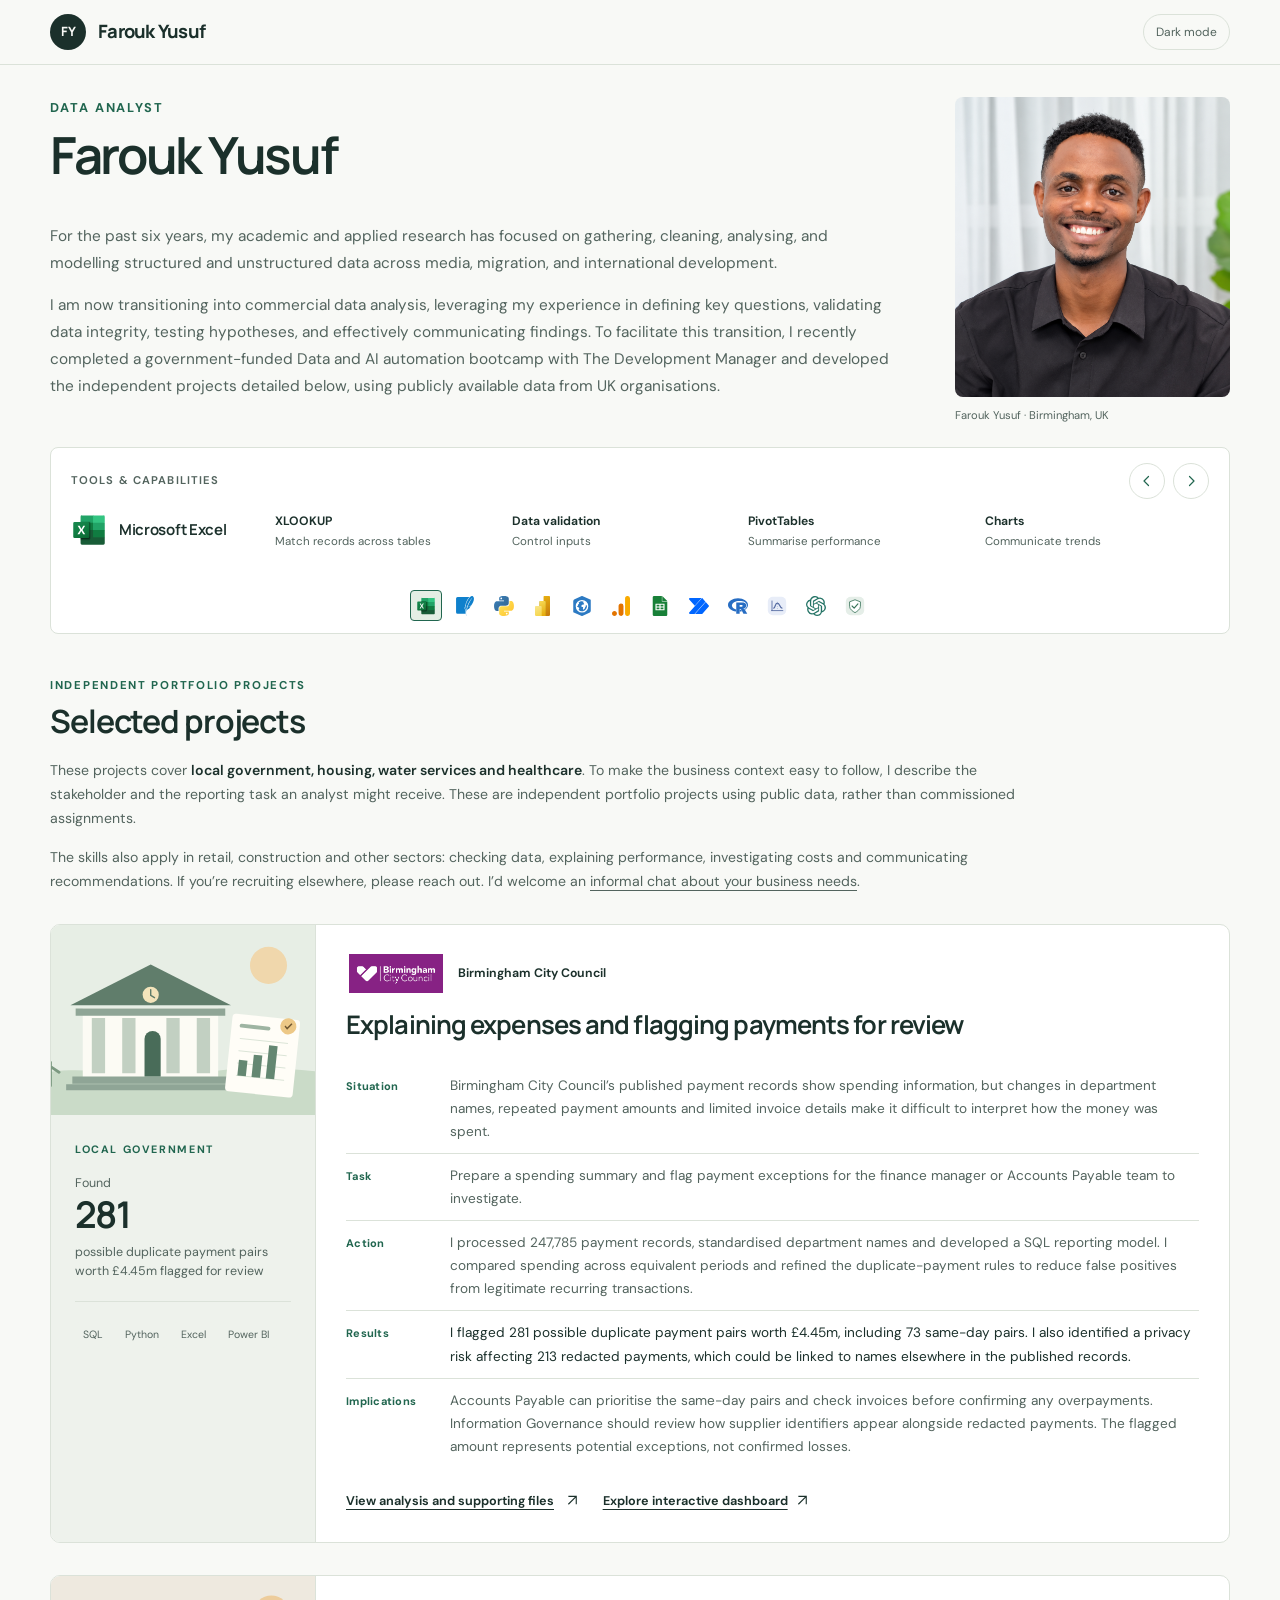
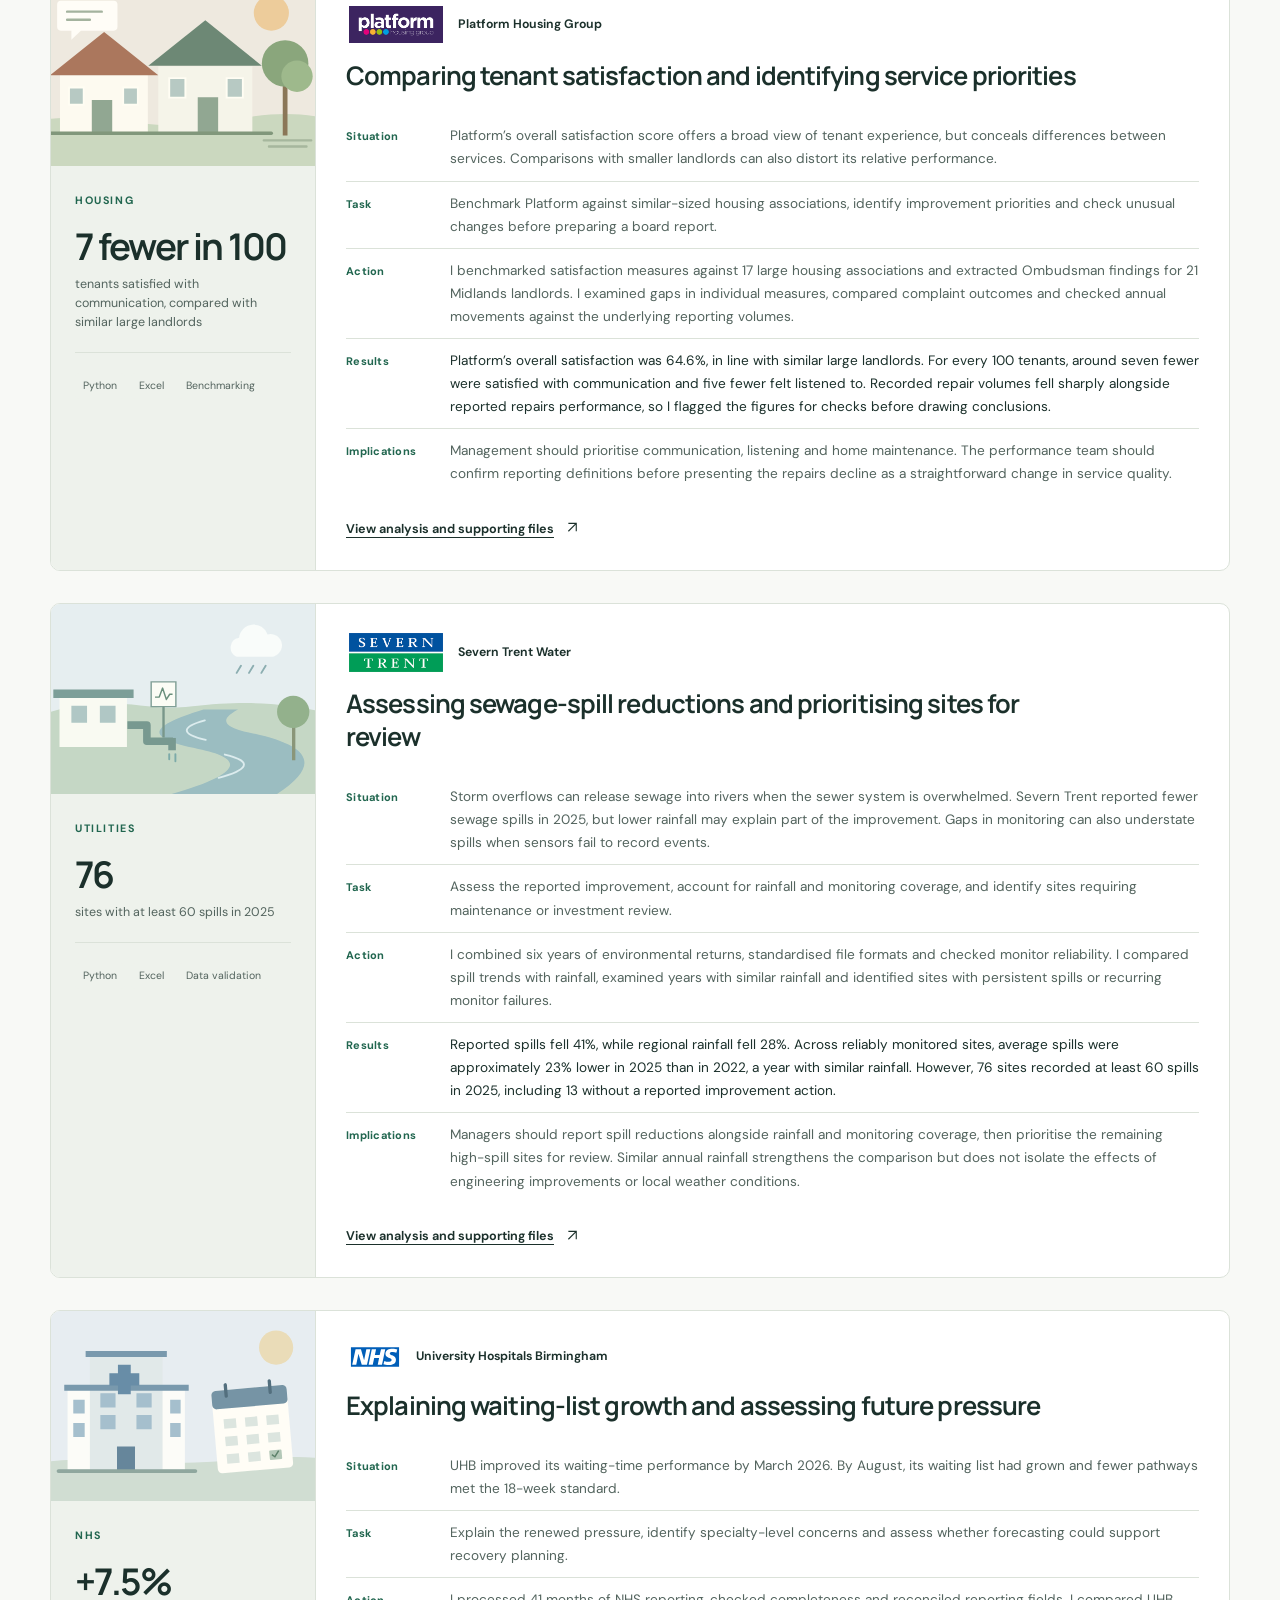
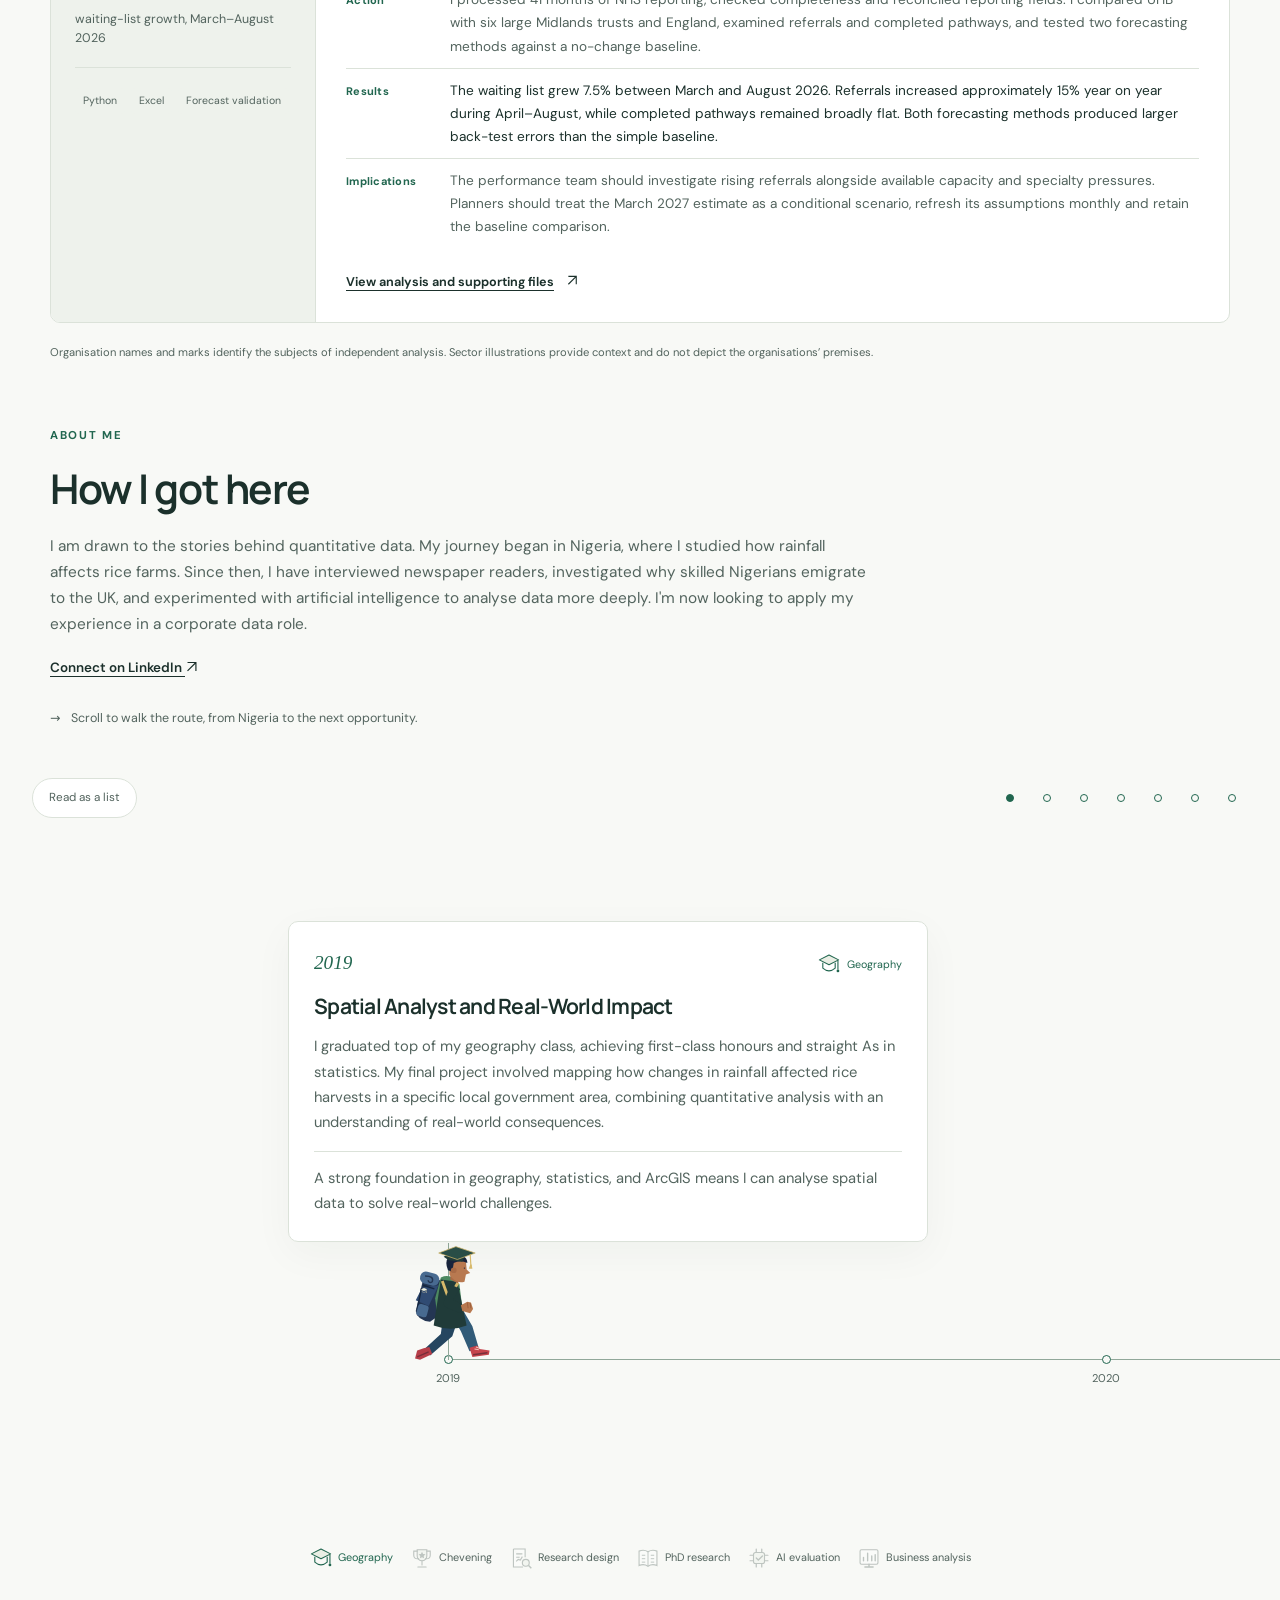
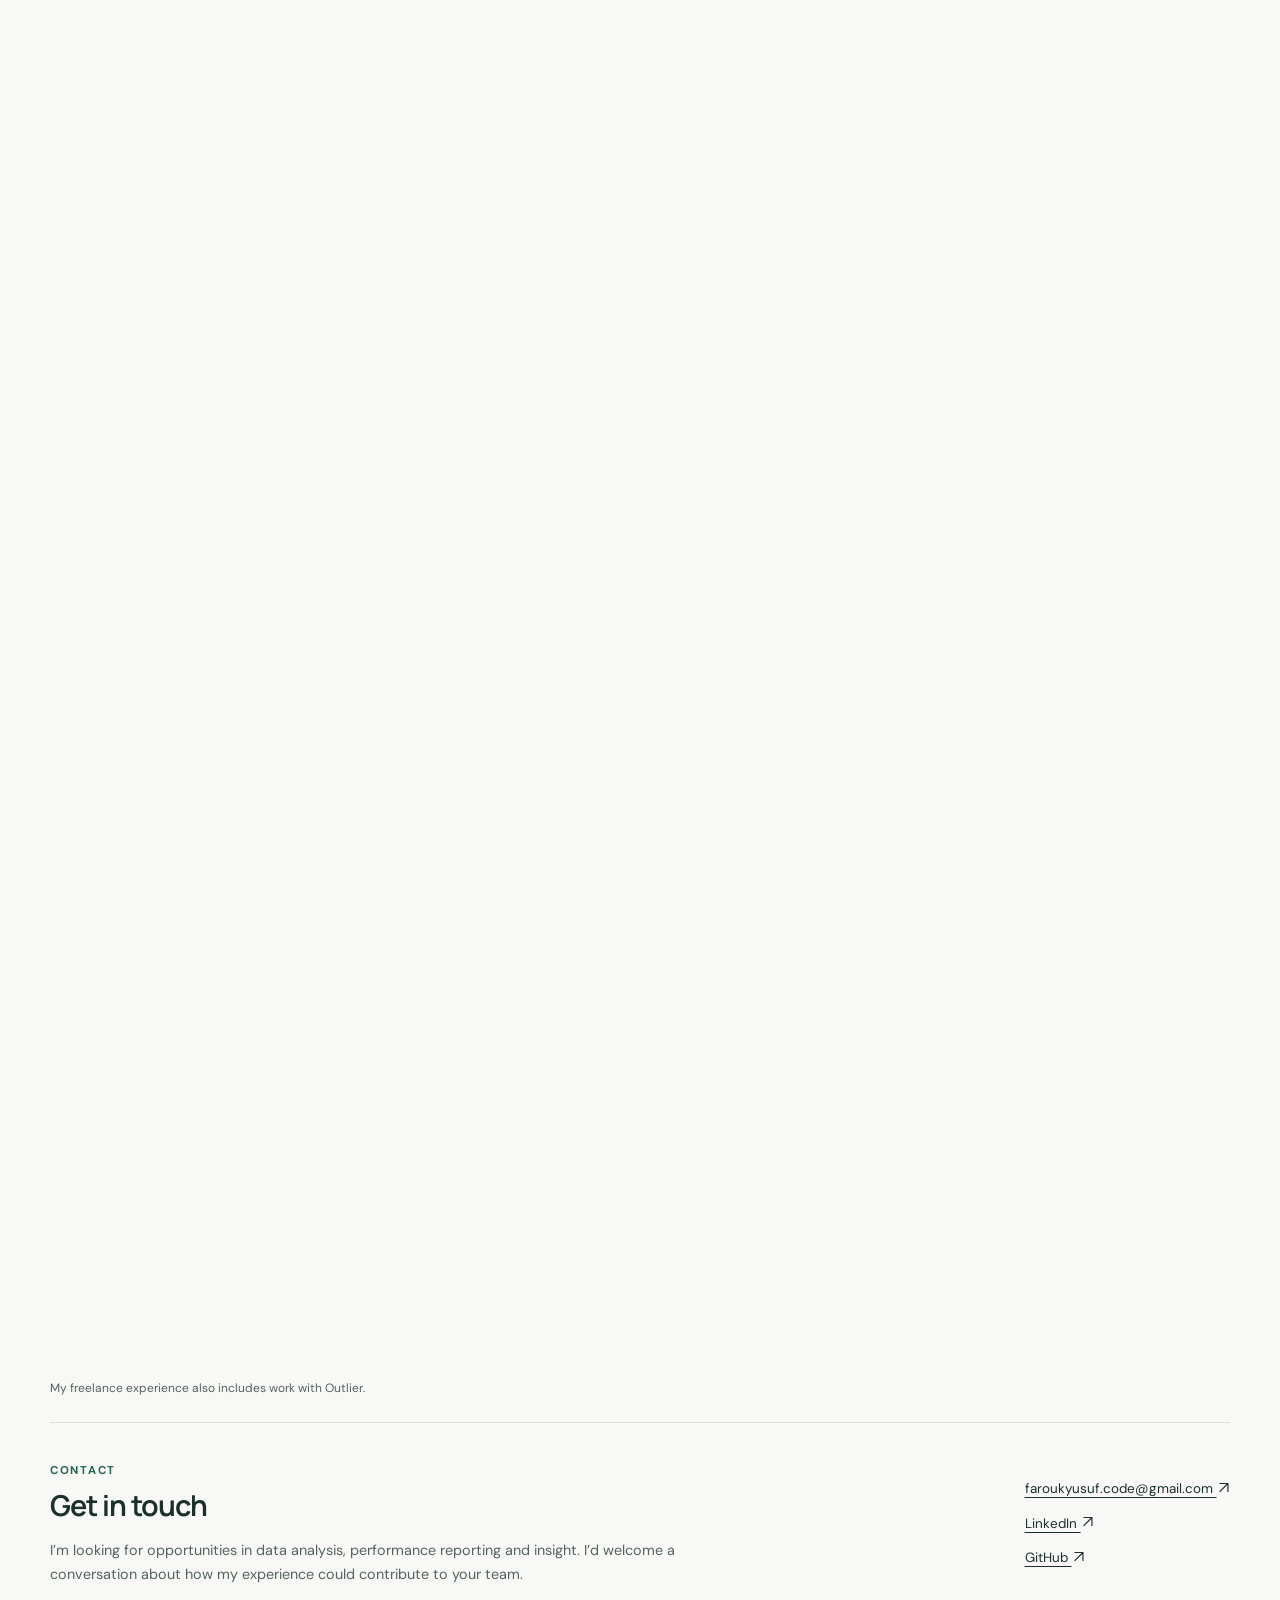
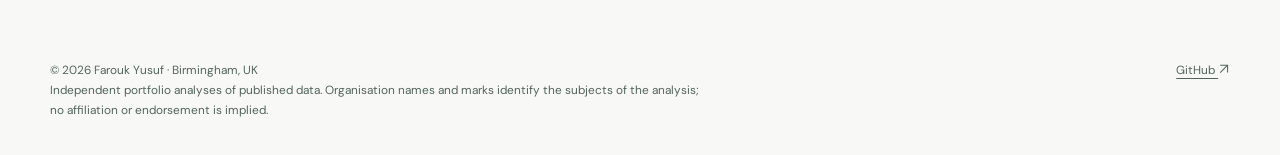
<file: index.html>
<!doctype html>
<html lang="en-GB"><head><meta charset="utf-8"><meta name="viewport" content="width=device-width, initial-scale=1">
<title>Data analyst portfolio | Farouk Yusuf</title><meta name="description" content="Farouk Yusuf: six years in academic and applied research, transitioning into commercial data analysis. Explore independent SQL, Python and Excel projects using UK public data.">
<meta property="og:type" content="website">
<meta property="og:site_name" content="Farouk Yusuf">
<meta property="og:locale" content="en_GB">
<meta property="og:url" content="https://farouk-yusuf.github.io/">
<meta property="og:title" content="Farouk Yusuf | Data Analysis Portfolio">
<meta property="og:description" content="Four independent UK public-data projects. Explore the analysis, interactive dashboard, Power BI report, SQL queries and supporting workbooks.">
<meta property="og:image" content="https://farouk-yusuf.github.io/assets/social/portfolio.png">
<meta property="og:image:type" content="image/png">
<meta property="og:image:width" content="1200">
<meta property="og:image:height" content="627">
<meta property="og:image:alt" content="Farouk Yusuf data analysis portfolio with four organisation logos and real project charts.">
<meta name="twitter:card" content="summary_large_image">
<meta name="twitter:title" content="Farouk Yusuf | Data Analysis Portfolio">
<meta name="twitter:description" content="Four independent UK public-data projects. Explore the analysis, interactive dashboard, Power BI report, SQL queries and supporting workbooks.">
<meta name="twitter:image" content="https://farouk-yusuf.github.io/assets/social/portfolio.png">
<meta name="twitter:image:alt" content="Farouk Yusuf data analysis portfolio with four organisation logos and real project charts.">
<meta name="theme-color" content="#1b302b"><link rel="icon" href="assets/favicon.svg" type="image/svg+xml">
<link rel="stylesheet" href="assets/css/site.css"><link rel="stylesheet" href="assets/css/home.css"><link rel="stylesheet" href="assets/css/journey.css"><script src="assets/js/journey.js" defer></script><script src="assets/js/site.js" defer></script></head>
<body><a class="skip-link" href="#main">Skip to content</a>
    <header class="site-header"><div class="container nav">
      <a class="brand" href="index.html"><span class="brand-mark" aria-hidden="true">FY</span>Farouk Yusuf<span class="sr-only">, home</span></a>
      <button class="theme-button" data-theme-toggle aria-pressed="false" hidden>Dark mode</button>
    </div></header><main id="main" class="homepage">
  <section class="home-opening container" aria-labelledby="profile-heading">
    <div class="profile-heading"><span class="eyebrow">Data Analyst</span><h1 id="profile-heading">Farouk Yusuf</h1></div>
    <div class="profile-introduction"><p>For the past six years, my academic and applied research has focused on gathering, cleaning, analysing, and modelling structured and unstructured data across media, migration, and international development.</p><p>I am now transitioning into commercial data analysis, leveraging my experience in defining key questions, validating data integrity, testing hypotheses, and effectively communicating findings. To facilitate this transition, I recently completed a government-funded Data and AI automation bootcamp with The Development Manager and developed the independent projects detailed below, using publicly available data from UK organisations.</p></div>
    <div class="profile-visual"><figure class="profile-picture"><img src="assets/images/headshot-3.png" alt="Farouk Yusuf" width="1086" height="1448" fetchpriority="high"><figcaption>Farouk Yusuf · Birmingham, UK</figcaption></figure></div>
    <section class="tool-carousel" data-tool-carousel role="region" aria-roledescription="carousel" aria-label="Tools and capabilities">
      <div class="tool-carousel-top"><h2>Tools &amp; capabilities</h2><div class="tool-controls" data-tool-controls hidden><button type="button" data-tool-previous aria-label="Previous tool"><svg viewBox="0 0 24 24" aria-hidden="true"><path d="m14 6-6 6 6 6"/></svg></button><button type="button" data-tool-next aria-label="Next tool"><svg viewBox="0 0 24 24" aria-hidden="true"><path d="m10 6 6 6-6 6"/></svg></button></div></div>
      <div data-tool-track><section class="tool-slide" data-tool-slide role="group" aria-roledescription="slide" aria-label="1 of 12: Microsoft Excel">
        <div class="tool-identity"><img src="assets/icons/excel.svg" alt="" width="42" height="42"><h3>Microsoft Excel</h3></div><div class="tool-details"><ul><li><strong>XLOOKUP</strong><span>Match records across tables</span></li><li><strong>Data validation</strong><span>Control inputs</span></li><li><strong>PivotTables</strong><span>Summarise performance</span></li><li><strong>Charts</strong><span>Communicate trends</span></li></ul></div></section><section class="tool-slide" data-tool-slide role="group" aria-roledescription="slide" aria-label="2 of 12: SQL">
        <div class="tool-identity"><img src="assets/icons/sql.svg" alt="" width="42" height="42"><h3>SQL</h3></div><div class="tool-details"><ul><li><strong>Joins</strong><span>Combine related tables</span></li><li><strong>Aggregations</strong><span>Calculate reporting measures</span></li><li><strong>Star schemas</strong><span>Structure analytical data</span></li><li><strong>Exception queries</strong><span>Flag records for review</span></li></ul></div></section><section class="tool-slide" data-tool-slide role="group" aria-roledescription="slide" aria-label="3 of 12: Python">
        <div class="tool-identity"><img src="assets/icons/python.svg" alt="" width="42" height="42"><h3>Python</h3></div><div class="tool-details"><ul><li><strong>pandas / NumPy</strong><span>Clean and analyse data</span></li><li><strong>PDF extraction</strong><span>Turn reports into tables</span></li><li><strong>Modelling</strong><span>Test explanations</span></li><li><strong>matplotlib</strong><span>Visualise findings</span></li></ul></div></section><section class="tool-slide" data-tool-slide role="group" aria-roledescription="slide" aria-label="4 of 12: Microsoft Power BI">
        <div class="tool-identity"><img src="assets/icons/power-bi.svg" alt="" width="42" height="42"><h3>Microsoft Power BI</h3></div><div class="tool-details"><ul><li><strong>Data preparation</strong><span>Clean and transform data</span></li><li><strong>Data modelling</strong><span>Connect reporting tables</span></li><li><strong>Measures</strong><span>Calculate reporting metrics</span></li><li><strong>Interactive reporting</strong><span>Explore performance</span></li></ul></div></section><section class="tool-slide" data-tool-slide role="group" aria-roledescription="slide" aria-label="5 of 12: ArcGIS">
        <div class="tool-identity"><img src="assets/icons/arcgis.svg" alt="" width="42" height="42"><h3>ArcGIS</h3></div><div class="tool-details"><ul><li><strong>Spatial analysis</strong><span>Explore geographical patterns</span></li><li><strong>Data layers</strong><span>Combine location-based datasets</span></li><li><strong>Area comparisons</strong><span>Compare locations and coverage</span></li><li><strong>Map design</strong><span>Communicate spatial findings</span></li></ul></div></section><section class="tool-slide" data-tool-slide role="group" aria-roledescription="slide" aria-label="6 of 12: Google Analytics">
        <div class="tool-identity"><img src="assets/icons/google-analytics.svg" alt="" width="42" height="42"><h3>Google Analytics</h3></div><div class="tool-details"><ul><li><strong>Acquisition</strong><span>Identify traffic sources</span></li><li><strong>Engagement</strong><span>Monitor visitor interactions</span></li><li><strong>Usage trends</strong><span>Track changes over time</span></li><li><strong>Reporting</strong><span>Summarise website performance</span></li></ul></div></section><section class="tool-slide" data-tool-slide role="group" aria-roledescription="slide" aria-label="7 of 12: Google Sheets">
        <div class="tool-identity"><img src="assets/icons/google-sheets.svg" alt="" width="42" height="42"><h3>Google Sheets</h3></div><div class="tool-details"><ul><li><strong>Formulas</strong><span>Calculate and check metrics</span></li><li><strong>Shared records</strong><span>Maintain collaborative datasets</span></li><li><strong>Usage tracking</strong><span>Monitor activity over time</span></li><li><strong>Reporting</strong><span>Summarise progress</span></li></ul></div></section><section class="tool-slide" data-tool-slide role="group" aria-roledescription="slide" aria-label="8 of 12: Power Automate">
        <div class="tool-identity"><img src="assets/icons/power-automate.svg" alt="" width="42" height="42"><h3>Power Automate</h3></div><div class="tool-details"><ul><li><strong>Workflow automation</strong><span>Streamline routine processes</span></li><li><strong>App connections</strong><span>Move data between applications</span></li><li><strong>Notifications</strong><span>Route updates and reminders</span></li><li><strong>Approvals</strong><span>Track review and sign-off steps</span></li></ul></div></section><section class="tool-slide" data-tool-slide role="group" aria-roledescription="slide" aria-label="9 of 12: R">
        <div class="tool-identity"><img src="assets/icons/r.svg" alt="" width="42" height="42"><h3>R</h3></div><div class="tool-details"><ul><li><strong>Data preparation</strong><span>Organise data for analysis</span></li><li><strong>Statistical analysis</strong><span>Explore patterns and relationships</span></li><li><strong>Visualisation</strong><span>Communicate analytical findings</span></li><li><strong>Reproducibility</strong><span>Keep analysis steps repeatable</span></li></ul></div></section><section class="tool-slide" data-tool-slide role="group" aria-roledescription="slide" aria-label="10 of 12: Statistics">
        <div class="tool-identity"><img src="assets/icons/statistics.svg" alt="" width="42" height="42"><h3>Statistics</h3></div><div class="tool-details"><ul><li><strong>Descriptive statistics</strong><span>Summarise distributions and variation</span></li><li><strong>Hypothesis testing</strong><span>Evaluate differences between groups</span></li><li><strong>Regression</strong><span>Examine relationships between variables</span></li><li><strong>Model validation</strong><span>Assess fit, error and uncertainty</span></li></ul></div></section><section class="tool-slide" data-tool-slide role="group" aria-roledescription="slide" aria-label="11 of 12: AI-assisted development">
        <div class="tool-identity"><img src="assets/icons/openai.svg" alt="" width="42" height="42"><h3>AI-assisted development</h3></div><div class="tool-details"><ul><li><strong>Code assistance</strong><span>Draft and refine scripts</span></li><li><strong>Debugging</strong><span>Investigate errors and test fixes</span></li><li><strong>Task breakdown</strong><span>Turn requirements into build steps</span></li><li><strong>Output validation</strong><span>Check generated code and findings</span></li></ul></div></section><section class="tool-slide" data-tool-slide role="group" aria-roledescription="slide" aria-label="12 of 12: Data governance &amp; GDPR">
        <div class="tool-identity"><img src="assets/icons/data-governance.svg" alt="" width="42" height="42"><h3>Data governance &amp; GDPR</h3></div><div class="tool-details"><ul><li><strong>Data quality</strong><span>Validate accuracy and consistency</span></li><li><strong>Data minimisation</strong><span>Limit unnecessary personal data</span></li><li><strong>Pseudonymisation</strong><span>Reduce exposure of identifiers</span></li><li><strong>Documentation</strong><span>Record sources and limitations</span></li></ul></div></section></div><div class="tool-choices" data-tool-choices role="group" aria-label="Choose a tool" hidden><button type="button" data-tool-select="0" aria-label="Show Microsoft Excel" title="Microsoft Excel" aria-pressed="true"><img src="assets/icons/excel.svg" width="20" height="20" alt=""></button><button type="button" data-tool-select="1" aria-label="Show SQL" title="SQL" aria-pressed="false"><img src="assets/icons/sql.svg" width="20" height="20" alt=""></button><button type="button" data-tool-select="2" aria-label="Show Python" title="Python" aria-pressed="false"><img src="assets/icons/python.svg" width="20" height="20" alt=""></button><button type="button" data-tool-select="3" aria-label="Show Microsoft Power BI" title="Microsoft Power BI" aria-pressed="false"><img src="assets/icons/power-bi.svg" width="20" height="20" alt=""></button><button type="button" data-tool-select="4" aria-label="Show ArcGIS" title="ArcGIS" aria-pressed="false"><img src="assets/icons/arcgis.svg" width="20" height="20" alt=""></button><button type="button" data-tool-select="5" aria-label="Show Google Analytics" title="Google Analytics" aria-pressed="false"><img src="assets/icons/google-analytics.svg" width="20" height="20" alt=""></button><button type="button" data-tool-select="6" aria-label="Show Google Sheets" title="Google Sheets" aria-pressed="false"><img src="assets/icons/google-sheets.svg" width="20" height="20" alt=""></button><button type="button" data-tool-select="7" aria-label="Show Power Automate" title="Power Automate" aria-pressed="false"><img src="assets/icons/power-automate.svg" width="20" height="20" alt=""></button><button type="button" data-tool-select="8" aria-label="Show R" title="R" aria-pressed="false"><img src="assets/icons/r.svg" width="20" height="20" alt=""></button><button type="button" data-tool-select="9" aria-label="Show Statistics" title="Statistics" aria-pressed="false"><img src="assets/icons/statistics.svg" width="20" height="20" alt=""></button><button type="button" data-tool-select="10" aria-label="Show AI-assisted development" title="AI-assisted development" aria-pressed="false"><img src="assets/icons/openai.svg" width="20" height="20" alt=""></button><button type="button" data-tool-select="11" aria-label="Show Data governance &amp; GDPR" title="Data governance &amp; GDPR" aria-pressed="false"><img src="assets/icons/data-governance.svg" width="20" height="20" alt=""></button></div><p class="sr-only" data-tool-announcement role="status" aria-live="polite"></p>
    </section>
  </section>

  <section class="home-projects container" id="projects" aria-labelledby="projects-heading">
    <div class="home-section-heading"><span class="eyebrow">Independent portfolio projects</span><h2 id="projects-heading">Selected projects</h2></div>
    <div class="project-context">
      <p>These projects cover <strong>local government, housing, water services and healthcare</strong>. To make the business context easy to follow, I describe the stakeholder and the reporting task an analyst might receive. These are independent portfolio projects using public data, rather than commissioned assignments.</p>
      <p>The skills also apply in retail, construction and other sectors: checking data, explaining performance, investigating costs and communicating recommendations. If you’re recruiting elsewhere, please reach out. I’d welcome an <a href="mailto:faroukyusuf.code@gmail.com">informal chat about your business needs</a>.</p>
    </div>
    <div class="project-highlights"><article class="project-highlight" aria-labelledby="project-1-title">
      <div class="project-art"><img class="sector-image" src="assets/illustrations/local-government.svg" alt="Illustration of a civic building and financial reporting documents" width="640" height="400" loading="lazy">
      <div class="project-art-footer"><span class="eyebrow">Local government</span><div class="project-key"><span class="project-key-prefix">Found</span><strong>281</strong><span>possible duplicate payment pairs worth £4.45m flagged for review</span></div><div class="tags"><span class="tag">SQL</span><span class="tag">Python</span><span class="tag">Excel</span><span class="tag">Power BI</span></div></div></div>
      <div class="project-narrative"><div class="organisation"><img class="org-logo" src="assets/logos/bcc.png" alt="Birmingham City Council" width="100" height="45"><span>Birmingham City Council</span></div><h3 id="project-1-title"><a href="case-studies/birmingham-payments.html">Explaining expenses and flagging payments for review</a></h3>
      <dl class="star-list"><div class="star-step star-step--situation"><dt>Situation</dt><dd>Birmingham City Council’s published payment records show spending information, but changes in department names, repeated payment amounts and limited invoice details make it difficult to interpret how the money was spent.</dd></div><div class="star-step star-step--task"><dt>Task</dt><dd>Prepare a spending summary and flag payment exceptions for the finance manager or Accounts Payable team to investigate.</dd></div><div class="star-step star-step--action"><dt>Action</dt><dd>I processed 247,785 payment records, standardised department names and developed a SQL reporting model. I compared spending across equivalent periods and refined the duplicate-payment rules to reduce false positives from legitimate recurring transactions.</dd></div><div class="star-step star-step--results"><dt>Results</dt><dd>I flagged 281 possible duplicate payment pairs worth £4.45m, including 73 same-day pairs. I also identified a privacy risk affecting 213 redacted payments, which could be linked to names elsewhere in the published records.</dd></div><div class="star-step star-step--implications"><dt>Implications</dt><dd>Accounts Payable can prioritise the same-day pairs and check invoices before confirming any overpayments. Information Governance should review how supplier identifiers appear alongside redacted payments. The flagged amount represents potential exceptions, not confirmed losses.</dd></div></dl><a class="project-detail-link" href="case-studies/birmingham-payments.html">View analysis and supporting files <span aria-hidden="true"><svg class="arrow-icon" viewBox="0 0 16 16" aria-hidden="true"><path d="M3 13 13 3M3 3h10v10"/></svg></span><span class="sr-only">: Birmingham City Council</span></a><a class="project-report-link" href="dashboards/birmingham-payments.html">Explore interactive dashboard <span aria-hidden="true"><svg class="arrow-icon" viewBox="0 0 16 16" aria-hidden="true"><path d="M3 13 13 3M3 3h10v10"/></svg></span></a></div>
    </article><article class="project-highlight" aria-labelledby="project-2-title">
      <div class="project-art"><img class="sector-image" src="assets/illustrations/housing.svg" alt="Illustration of homes and communal green space" width="640" height="400" loading="lazy">
      <div class="project-art-footer"><span class="eyebrow">Housing</span><div class="project-key"><strong>7 fewer in 100</strong><span>tenants satisfied with communication, compared with similar large landlords</span></div><div class="tags"><span class="tag">Python</span><span class="tag">Excel</span><span class="tag">Benchmarking</span></div></div></div>
      <div class="project-narrative"><div class="organisation"><img class="org-logo" src="assets/logos/platform.png" alt="Platform Housing Group" width="100" height="45"><span>Platform Housing Group</span></div><h3 id="project-2-title"><a href="case-studies/platform-housing.html">Comparing tenant satisfaction and identifying service priorities</a></h3>
      <dl class="star-list"><div class="star-step star-step--situation"><dt>Situation</dt><dd>Platform’s overall satisfaction score offers a broad view of tenant experience, but conceals differences between services. Comparisons with smaller landlords can also distort its relative performance.</dd></div><div class="star-step star-step--task"><dt>Task</dt><dd>Benchmark Platform against similar-sized housing associations, identify improvement priorities and check unusual changes before preparing a board report.</dd></div><div class="star-step star-step--action"><dt>Action</dt><dd>I benchmarked satisfaction measures against 17 large housing associations and extracted Ombudsman findings for 21 Midlands landlords. I examined gaps in individual measures, compared complaint outcomes and checked annual movements against the underlying reporting volumes.</dd></div><div class="star-step star-step--results"><dt>Results</dt><dd>Platform’s overall satisfaction was 64.6%, in line with similar large landlords. For every 100 tenants, around seven fewer were satisfied with communication and five fewer felt listened to. Recorded repair volumes fell sharply alongside reported repairs performance, so I flagged the figures for checks before drawing conclusions.</dd></div><div class="star-step star-step--implications"><dt>Implications</dt><dd>Management should prioritise communication, listening and home maintenance. The performance team should confirm reporting definitions before presenting the repairs decline as a straightforward change in service quality.</dd></div></dl><a class="project-detail-link" href="case-studies/platform-housing.html">View analysis and supporting files <span aria-hidden="true"><svg class="arrow-icon" viewBox="0 0 16 16" aria-hidden="true"><path d="M3 13 13 3M3 3h10v10"/></svg></span><span class="sr-only">: Platform Housing Group</span></a></div>
    </article><article class="project-highlight" aria-labelledby="project-3-title">
      <div class="project-art"><img class="sector-image" src="assets/illustrations/water-services.svg" alt="Illustration of a river, rainfall and water-monitoring infrastructure" width="640" height="400" loading="lazy">
      <div class="project-art-footer"><span class="eyebrow">Utilities</span><div class="project-key"><strong>76</strong><span>sites with at least 60 spills in 2025</span></div><div class="tags"><span class="tag">Python</span><span class="tag">Excel</span><span class="tag">Data validation</span></div></div></div>
      <div class="project-narrative"><div class="organisation"><img class="org-logo" src="assets/logos/severn-trent.png" alt="Severn Trent Water" width="100" height="45"><span>Severn Trent Water</span></div><h3 id="project-3-title"><a href="case-studies/severn-trent.html">Assessing sewage-spill reductions and prioritising sites for review</a></h3>
      <dl class="star-list"><div class="star-step star-step--situation"><dt>Situation</dt><dd>Storm overflows can release sewage into rivers when the sewer system is overwhelmed. Severn Trent reported fewer sewage spills in 2025, but lower rainfall may explain part of the improvement. Gaps in monitoring can also understate spills when sensors fail to record events.</dd></div><div class="star-step star-step--task"><dt>Task</dt><dd>Assess the reported improvement, account for rainfall and monitoring coverage, and identify sites requiring maintenance or investment review.</dd></div><div class="star-step star-step--action"><dt>Action</dt><dd>I combined six years of environmental returns, standardised file formats and checked monitor reliability. I compared spill trends with rainfall, examined years with similar rainfall and identified sites with persistent spills or recurring monitor failures.</dd></div><div class="star-step star-step--results"><dt>Results</dt><dd>Reported spills fell 41%, while regional rainfall fell 28%. Across reliably monitored sites, average spills were approximately 23% lower in 2025 than in 2022, a year with similar rainfall. However, 76 sites recorded at least 60 spills in 2025, including 13 without a reported improvement action.</dd></div><div class="star-step star-step--implications"><dt>Implications</dt><dd>Managers should report spill reductions alongside rainfall and monitoring coverage, then prioritise the remaining high-spill sites for review. Similar annual rainfall strengthens the comparison but does not isolate the effects of engineering improvements or local weather conditions.</dd></div></dl><a class="project-detail-link" href="case-studies/severn-trent.html">View analysis and supporting files <span aria-hidden="true"><svg class="arrow-icon" viewBox="0 0 16 16" aria-hidden="true"><path d="M3 13 13 3M3 3h10v10"/></svg></span><span class="sr-only">: Severn Trent Water</span></a></div>
    </article><article class="project-highlight" aria-labelledby="project-4-title">
      <div class="project-art"><img class="sector-image" src="assets/illustrations/healthcare.svg" alt="Illustration of a hospital and a patient appointment schedule" width="640" height="400" loading="lazy">
      <div class="project-art-footer"><span class="eyebrow">NHS</span><div class="project-key"><strong>+7.5%</strong><span>waiting-list growth, March–August 2026</span></div><div class="tags"><span class="tag">Python</span><span class="tag">Excel</span><span class="tag">Forecast validation</span></div></div></div>
      <div class="project-narrative"><div class="organisation"><img class="org-logo nhs" src="assets/logos/nhs.svg" alt="NHS" width="100" height="45"><span>University Hospitals Birmingham</span></div><h3 id="project-4-title"><a href="case-studies/uhb-waiting-times.html">Explaining waiting-list growth and assessing future pressure</a></h3>
      <dl class="star-list"><div class="star-step star-step--situation"><dt>Situation</dt><dd>UHB improved its waiting-time performance by March 2026. By August, its waiting list had grown and fewer pathways met the 18-week standard.</dd></div><div class="star-step star-step--task"><dt>Task</dt><dd>Explain the renewed pressure, identify specialty-level concerns and assess whether forecasting could support recovery planning.</dd></div><div class="star-step star-step--action"><dt>Action</dt><dd>I processed 41 months of NHS reporting, checked completeness and reconciled reporting fields. I compared UHB with six large Midlands trusts and England, examined referrals and completed pathways, and tested two forecasting methods against a no-change baseline.</dd></div><div class="star-step star-step--results"><dt>Results</dt><dd>The waiting list grew 7.5% between March and August 2026. Referrals increased approximately 15% year on year during April–August, while completed pathways remained broadly flat. Both forecasting methods produced larger back-test errors than the simple baseline.</dd></div><div class="star-step star-step--implications"><dt>Implications</dt><dd>The performance team should investigate rising referrals alongside available capacity and specialty pressures. Planners should treat the March 2027 estimate as a conditional scenario, refresh its assumptions monthly and retain the baseline comparison.</dd></div></dl><a class="project-detail-link" href="case-studies/uhb-waiting-times.html">View analysis and supporting files <span aria-hidden="true"><svg class="arrow-icon" viewBox="0 0 16 16" aria-hidden="true"><path d="M3 13 13 3M3 3h10v10"/></svg></span><span class="sr-only">: University Hospitals Birmingham</span></a></div>
    </article></div>
    <p class="home-project-note">Organisation names and marks identify the subjects of independent analysis. Sector illustrations provide context and do not depict the organisations’ premises.</p>
  </section>

  <section class="route-section" id="about" aria-labelledby="journey-heading">
  <svg xmlns="http://www.w3.org/2000/svg" class="route-definitions" aria-hidden="true" width="0" height="0"><defs>
<symbol id="kit-graduation" viewBox="0 0 32 32"><path d="m2 10 14-7 14 7-14 7Z" fill="var(--hero)" stroke="currentColor" stroke-width="1.6" stroke-linejoin="round"/><path d="M7 14v8q9 8 18 0v-8M29 11v13" fill="none" stroke="currentColor" stroke-width="1.6"/><circle cx="29" cy="26" r="2" fill="currentColor"/></symbol>
<symbol id="kit-scholarship" viewBox="0 0 32 32"><path d="M9 4h14v9a7 7 0 0 1-14 0Z" fill="var(--hero)" stroke="currentColor" stroke-width="1.6"/><path d="M9 6H4v6q0 6 7 5M23 6h5v6q0 6-7 5m-5 3v6m-6 3h12" fill="none" stroke="currentColor" stroke-width="1.6" stroke-linecap="round"/><path d="m16 7 1.5 3 3.5.5-2.5 2.5.5 3.5-3-1.5-3 1.5.5-3.5-2.5-2.5 3.5-.5Z" fill="currentColor"/></symbol>
<symbol id="kit-research" viewBox="0 0 32 32"><path d="M5 3h17v12M5 3v26h14" fill="var(--surface)" stroke="currentColor" stroke-width="1.6"/><path d="M9 10h9M9 15h5m-5 6 3-3 3 1 3-5" fill="none" stroke="currentColor" stroke-width="1.6"/><circle cx="23" cy="23" r="5" fill="var(--hero)" stroke="currentColor" stroke-width="1.6"/><path d="m27 27 4 4" stroke="currentColor" stroke-width="2"/></symbol>
<symbol id="kit-doctorate" viewBox="0 0 32 32"><path d="M3 6q7-3 13 1 6-4 13-1v21q-7-3-13 1-6-4-13-1Z" fill="var(--surface)" stroke="currentColor" stroke-width="1.6"/><path d="M16 7v21M7 12h5m-5 5h5m-5 5h5m8-10h5m-5 5h5m-5 5h5" fill="none" stroke="currentColor" stroke-width="1.4"/></symbol>
<symbol id="kit-ai" viewBox="0 0 32 32"><rect x="8" y="8" width="16" height="16" rx="3" fill="var(--hero)" stroke="currentColor" stroke-width="1.6"/><path d="M12 3v5m8-5v5M12 24v5m8-5v5M3 12h5m-5 8h5m16-8h5m-5 8h5m-8-7-6 6-3-3" fill="none" stroke="currentColor" stroke-width="1.8" stroke-linecap="round"/></symbol>
<symbol id="kit-analytics" viewBox="0 0 32 32"><rect x="3" y="4" width="26" height="21" rx="2" fill="var(--surface)" stroke="currentColor" stroke-width="1.6"/><path d="M8 20v-5m6 5V9m6 11v-7m5 7v-9m-9 14v4m-6 0h12" fill="none" stroke="currentColor" stroke-width="2" stroke-linecap="round"/></symbol>
</defs></svg>

  <div class="container route-intro"><span class="eyebrow">About me</span><h2 id="journey-heading">How I got here</h2><p>I am drawn to the stories behind quantitative data. My journey began in Nigeria, where I studied how rainfall affects rice farms. Since then, I have interviewed newspaper readers, investigated why skilled Nigerians emigrate to the UK, and experimented with artificial intelligence to analyse data more deeply. I&#x27;m now looking to apply my experience in a corporate data role.</p><a class="text-link" href="https://www.linkedin.com/in/farouk-yusuf-fy" target="_blank" rel="noopener">Connect on LinkedIn <svg class="arrow-icon" viewBox="0 0 16 16" aria-hidden="true"><path d="M3 13 13 3M3 3h10v10"/></svg></a><p class="route-invitation"><span aria-hidden="true">→</span> Scroll to walk the route, from Nigeria to the next opportunity.</p></div>
  <div class="route-scroll" data-route-scroll>
    <div class="route-scene" data-route-scene>
      <div class="route-controls"><button class="route-view-toggle" data-route-view aria-pressed="false" hidden>Read as a list</button><nav class="route-chapters" aria-label="Journey chapters"><a href="#journey-01" data-route-jump="0" aria-label="Jump to 2019: Geographer" title="2019 · Geographer"><span aria-hidden="true"></span></a><a href="#journey-02" data-route-jump="1" aria-label="Jump to 2020–2021: Chevening scholar" title="2020–2021 · Chevening scholar"><span aria-hidden="true"></span></a><a href="#journey-03" data-route-jump="2" aria-label="Jump to 2022: Researcher" title="2022 · Researcher"><span aria-hidden="true"></span></a><a href="#journey-04" data-route-jump="3" aria-label="Jump to September 2022 · PhD: Doctoral researcher" title="September 2022 · PhD · Doctoral researcher"><span aria-hidden="true"></span></a><a href="#journey-05" data-route-jump="4" aria-label="Jump to 2025: AI evaluator" title="2025 · AI evaluator"><span aria-hidden="true"></span></a><a href="#journey-06" data-route-jump="5" aria-label="Jump to 2026 · Now: Data analyst" title="2026 · Now · Data analyst"><span aria-hidden="true"></span></a><a href="#journey-ending" data-route-jump="ending" aria-label="Jump to What this means for you" title="What this means for you"><span aria-hidden="true"></span></a></nav></div>
      <div class="route-track" data-route-track aria-hidden="true"><div class="route-axis"></div><span class="route-year" style="--year:0.0">2019</span><span class="route-year" style="--year:0.14285714285714285">2020</span><span class="route-year" style="--year:0.2857142857142857">2021</span><span class="route-year" style="--year:0.42857142857142855">2022</span><span class="route-year" style="--year:0.5714285714285714">2023</span><span class="route-year" style="--year:0.7142857142857143">2024</span><span class="route-year" style="--year:0.8571428571428571">2025</span><span class="route-year" style="--year:1.0">2026</span><div class="route-stop" data-route-stop style="--stop:0"><span class="route-stop-dot"></span><span class="route-tag">Geographer</span></div><div class="route-stop" data-route-stop style="--stop:0.14285714285714285"><span class="route-stop-dot"></span><span class="route-tag">Chevening scholar</span></div><div class="route-stop" data-route-stop style="--stop:0.42857142857142855"><span class="route-stop-dot"></span><span class="route-tag">Researcher</span></div><div class="route-stop" data-route-stop style="--stop:0.5238095238095238"><span class="route-stop-dot"></span><span class="route-tag">Doctoral researcher</span></div><div class="route-stop" data-route-stop style="--stop:0.8571428571428571"><span class="route-stop-dot"></span><span class="route-tag">AI evaluator</span></div><div class="route-stop" data-route-stop style="--stop:1"><span class="route-stop-dot"></span><span class="route-tag">Data analyst</span></div><div class="route-event route-event--work" data-route-event="work" data-position="0.38095238095238093" style="--event:0.38095238095238093;--lane:0;--event-width:164px"><span class="route-event-dot"></span><p><span>Sep 2021</span><strong>Started · Research Associate</strong>University of Birmingham</p></div><div class="route-event route-event--work" data-route-event="work" data-position="0.42857142857142855" style="--event:0.42857142857142855;--lane:1;--event-width:164px"><span class="route-event-dot"></span><p><span>Jan 2022</span><strong>Finished · Research Associate</strong>University of Birmingham</p></div><div class="route-event route-event--work" data-route-event="work" data-position="0.4404761904761905" style="--event:0.4404761904761905;--lane:0;--event-width:164px"><span class="route-event-dot"></span><p><span>Feb 2022</span><strong>Started · Support Worker</strong>Charis Care Solutions</p></div><div class="route-event route-event--work" data-route-event="work" data-position="0.5595238095238095" style="--event:0.5595238095238095;--lane:1;--event-width:164px"><span class="route-event-dot"></span><p><span>Dec 2022</span><strong>Finished · Support Worker</strong>Charis Care Solutions</p></div><div class="route-event route-event--wedding" data-route-event="wedding" data-position="0.5714285714285714" style="--event:0.5714285714285714;--lane:0;--event-width:164px"><span class="route-event-dot">♡</span><p><span>2023</span><strong>Got married</strong>Love and a new chapter</p></div><div class="route-event route-event--work" data-route-event="work" data-position="0.8095238095238095" style="--event:0.8095238095238095;--lane:0;--event-width:240px"><span class="route-event-dot"></span><p><span>Sep 2024</span><strong>Started · Freelance Interviewer</strong>National Centre for Social Research (NatCen)</p></div><div class="route-event route-event--work" data-route-event="work" data-position="0.8571428571428571" style="--event:0.8571428571428571;--lane:1;--event-width:164px"><span class="route-event-dot"></span><p><span>Jan 2025</span><strong>Finished · Freelance Interviewer</strong>NatCen</p></div><div class="route-door"><svg viewBox="0 0 72 130" aria-hidden="true"><path d="M8 126V7h52v119" fill="var(--hero)" stroke="currentColor" stroke-width="2"/><path d="M8 126V7L46 0v130Z" fill="var(--surface)" stroke="currentColor" stroke-width="2"/><circle cx="37" cy="67" r="2" fill="currentColor"/></svg><span>The next opportunity</span></div></div>
      <div class="route-leader" aria-hidden="true"></div>
      <div class="route-walker" data-route-walker data-frame="0" data-outfit="graduate" aria-hidden="true"><svg class="route-partner" viewBox="0 0 95 160" xmlns="http://www.w3.org/2000/svg" aria-hidden="true">
  <path d="M32 43q-9-20 1-29 18-16 30 4l8 39-41 4Z" fill="#252940"/>
  <path d="M39 34h15l1 16-16 1Z" fill="#a96b46"/><ellipse cx="46" cy="26" rx="12" ry="16" fill="#b87950"/>
  <path d="M33 24q11 0 18-13 13 10 8 24l6-15Q53-1 37 11Z" fill="#252940"/>
  <path d="M32 18q-14 23-13 52l15 12 8-48Z" fill="#f0eee8" fill-opacity=".75" stroke="#afb6ad" stroke-width="1"/>
  <path d="m37 47-9 17 9 24-21 62q32 10 66 0L57 85l6-20-10-18-7 7Z" fill="#faf7ed" stroke="#acb3a8" stroke-width="1.4"/>
  <path d="m38 92-8 50m25-50 15 51M35 87h24" fill="none" stroke="#deddd1" stroke-width="2"/>
  <path d="m32 56-9 24 18 11 5-7-12-10 6-15m18-3 8 20-16 11-5-7 11-9-5-13" fill="#b87950"/>
  <path d="m43 83 4 22 8-1-4-21Z" fill="#4d8960"/><g fill="#b76b7a"><circle cx="41" cy="78" r="6"/><circle cx="49" cy="75" r="7"/><circle cx="56" cy="80" r="6"/></g><g fill="#f2c7c4"><circle cx="45" cy="82" r="6"/><circle cx="52" cy="83" r="5"/></g>
  <path d="m40 155-4 3m25-3 3 3" stroke="#9b7359" stroke-width="3" stroke-linecap="round"/>
</svg>
<svg viewBox="0 0 120 160" xmlns="http://www.w3.org/2000/svg" aria-hidden="true">
  <g class="walker-facing">
    <g class="walker-arm walker-arm--back"><path d="m59 54-14 29-17 7 5 10 23-10 17-27Z" fill="#346747"/><path d="m29 89-7 1-5 8 11 3 6-4Z" fill="#a96b46"/></g>
    <g class="walker-leg walker-leg--back"><path d="m54 94-4 30-24 22 9 8 31-27 10-30Z" fill="#254660"/><path class="walker-shoe" d="m26 144-9 3-3 11 7 2 17-8-4-10Z" fill="#b63e48"/><path d="m17 156 16-7" stroke="#762f3a" stroke-width="2"/></g>
    <g class="walker-pack"><path d="M41 45 25 49 15 92q2 13 20 15l17-12 6-41Z" fill="#243653"/><path d="M24 59 15 77 33 85l14-29" fill="#304b73"/><rect x="21" y="38" width="27" height="17" rx="8" fill="#486a90" transform="rotate(15 34 46)"/><path d="M28 43q13 0 10 8-4 3-6-2" fill="none" stroke="#243653" stroke-width="2"/><path d="m23 60-6 30m8-34 16 5" fill="none" stroke="#152740" stroke-width="2"/><rect x="17" y="83" width="15" height="17" rx="4" fill="#486a90" transform="rotate(15 25 91)"/></g>
    <g class="walker-leg walker-leg--front"><path d="m62 93 16 27 12 28 13-4-9-31-14-24Z" fill="var(--walker-trousers,#315b78)"/><path class="walker-shoe" d="m90 143 4 13 23-3 1-6-14-2-3-5Z" fill="#c5444c"/><path d="m95 153 20-3" stroke="#762f3a" stroke-width="2"/><path d="m97 145 6 1m-4-4 5 2" stroke="#f1c5ba" stroke-width="1.5"/></g>
    <path class="walker-body" d="M50 45q15-7 26 10l5 40q-16 14-36 3l-3-24Z" fill="var(--walker-jacket,#4d8960)"/>
    <path class="walker-hood" d="M48 48q-8-11 5-17 14-4 24 12l-4 9Z" fill="#60965e"/><path class="walker-jacket-detail" d="m48 89 22-9m-17 15 15-5" stroke="#cedea4" stroke-width="3" stroke-linecap="round"/><path class="walker-strap" d="m45 48 17 28-14 18" fill="none" stroke="#203453" stroke-width="5"/>
    <path class="walker-gown" d="m50 48 23 3 13 61q-22 9-46 0Z" fill="#203b39"/><path class="walker-gown" d="m52 50 9 25 13-23" fill="none" stroke="#d7b96b" stroke-width="4"/>
    <path class="walker-suit" d="m52 47 22 4 7 46-32 3-5-29Z" fill="#203453"/><path class="walker-suit" d="m58 47 10 3-3 26Z" fill="#f7f3e8"/><path class="walker-suit" d="m57 53 5 3 5-2-2 7-4-3-4 2Z" fill="#b05764"/><path class="walker-suit" d="m52 52 7 22 3-11 3 11 9-17" fill="none" stroke="#45627a" stroke-width="1.5"/>
    <path d="m64 37-1 11 11 5 3-15Z" fill="#a96b46"/>
    <path d="M62 20q13-9 23 2l1 12 5 5-6 2-2 10q-12 4-21-10Z" fill="#b87950"/><path class="walker-hair" d="M60 35q-5-12 1-18 9-8 20-2 6 3 6 10-10-5-19 0l-2 12Z" fill="#18243c"/><circle cx="68" cy="35" r="4" fill="#a96b46"/><circle cx="83" cy="32" r="1" fill="#18243c"/>
    <g class="walker-headphones"><path d="M62 30q-3-15 10-16 10 0 13 9" fill="none" stroke="#dae7df" stroke-width="3"/><rect x="59" y="27" width="10" height="14" rx="5" fill="#e7ede7" stroke="#b3c6b9" stroke-width="1"/></g>
    <g class="walker-cap"><path d="m54 16 12-7 18 5-4 9-19-2Z" fill="#203b39"/><path d="m47 11 24-9 27 9-25 9Z" fill="#294d46" stroke="#d7b96b" stroke-width="1"/><path d="m91 13 1 17" stroke="#d7b96b" stroke-width="1.7"/><path d="m91 27-2 6h5l-1-6" fill="#d7b96b"/></g>
    <g class="walker-arm walker-arm--front"><path d="m64 55-10 24q-1 5 4 8l20 8 5-10-16-9 10-15Z" fill="var(--walker-sleeve,#538f62)"/><path d="m78 84 9-5 5 1 3 9-4 6-11-3Z" fill="#b87950"/><path d="m87 80 1 8m3-7 1 7" stroke="#945634" stroke-width="1"/></g>
    <g class="walker-carried"><g class="walker-item" data-walker-item="0" transform="translate(22 59)"><use href="#kit-graduation" width="9" height="9"/></g><g class="walker-item" data-walker-item="1" transform="translate(31 59)"><use href="#kit-scholarship" width="9" height="9"/></g><g class="walker-item" data-walker-item="2" transform="translate(22 69)"><use href="#kit-research" width="9" height="9"/></g><g class="walker-item" data-walker-item="3" transform="translate(31 69)"><use href="#kit-doctorate" width="9" height="9"/></g><g class="walker-item" data-walker-item="4" transform="translate(22 79)"><use href="#kit-ai" width="9" height="9"/></g><g class="walker-item" data-walker-item="5" transform="translate(31 79)"><use href="#kit-analytics" width="9" height="9"/></g></g>
  </g>
</svg>
</div>
      <div class="route-celebration" data-route-celebration aria-hidden="true"><div class="route-confetti"><i style="--piece:0;--drift:-93px;--rise:70px"></i><i style="--piece:1;--drift:-62px;--rise:90px"></i><i style="--piece:2;--drift:-31px;--rise:110px"></i><i style="--piece:3;--drift:0px;--rise:130px"></i><i style="--piece:4;--drift:31px;--rise:150px"></i><i style="--piece:5;--drift:62px;--rise:70px"></i><i style="--piece:6;--drift:93px;--rise:90px"></i><i style="--piece:7;--drift:-93px;--rise:110px"></i><i style="--piece:8;--drift:-62px;--rise:130px"></i><i style="--piece:9;--drift:-31px;--rise:150px"></i><i style="--piece:10;--drift:0px;--rise:70px"></i><i style="--piece:11;--drift:31px;--rise:90px"></i><i style="--piece:12;--drift:62px;--rise:110px"></i><i style="--piece:13;--drift:93px;--rise:130px"></i><i style="--piece:14;--drift:-93px;--rise:150px"></i><i style="--piece:15;--drift:-62px;--rise:70px"></i><i style="--piece:16;--drift:-31px;--rise:90px"></i><i style="--piece:17;--drift:0px;--rise:110px"></i></div><span class="route-love">♡ ✧ ♡</span></div>
      <ol class="route-cards" aria-label="My personal and professional journey"><li class="route-chapter" id="journey-01" data-route-chapter data-stop="0">
          <article class="route-card"><div class="route-card-top"><span class="route-date">2019</span><span class="route-pickup"><svg class="" viewBox="0 0 32 32" aria-hidden="true"><use href="#kit-graduation"/></svg><span>Geography</span></span></div>
          <h3>Spatial Analyst and Real-World Impact</h3><p>I graduated top of my geography class, achieving first-class honours and straight As in statistics. My final project involved mapping how changes in rainfall affected rice harvests in a specific local government area, combining quantitative analysis with an understanding of real-world consequences.</p><p class="route-note">A strong foundation in geography, statistics, and ArcGIS means I can analyse spatial data to solve real-world challenges.</p></article></li><li class="route-chapter" id="journey-02" data-route-chapter data-stop="0.14285714285714285">
          <article class="route-card"><div class="route-card-top"><span class="route-date">2020–2021</span><span class="route-pickup"><svg class="" viewBox="0 0 32 32" aria-hidden="true"><use href="#kit-scholarship"/></svg><span>Chevening</span></span></div>
          <h3>Academic Excellence &amp; Media Analysis</h3><p>A <a href="https://www.chevening.org/about/" target="_blank" rel="noopener">Chevening scholarship</a> enabled me to pursue an MSc in Conflict, Statebuilding and Development at the University of Birmingham. My research analysed newspaper coverage and included interviews with readers to examine media framing effects. The findings indicated that biased media coverage influenced readers’ perceptions of conflict actors. I graduated with distinction, achieving 82% for my dissertation, which led my supervisor to recommend that I consider pursuing a PhD.</p><p class="route-note">The <a href="https://www.chevening.org/about/" target="_blank" rel="noopener">Chevening Scholarship</a> is the UK’s highly competitive and prestigious scholarship programme for future global leaders.</p></article><ul class="route-life-static" aria-label="Along the way"><li class="route-life-entry route-life-entry--work"><span class="route-event-symbol" aria-hidden="true">·</span><div><span>Sep 2021</span><strong>Started · Research Associate</strong><span>University of Birmingham</span></div></li><li class="route-life-entry route-life-entry--work"><span class="route-event-symbol" aria-hidden="true">·</span><div><span>Jan 2022</span><strong>Finished · Research Associate</strong><span>University of Birmingham</span></div></li></ul></li><li class="route-chapter" id="journey-03" data-route-chapter data-stop="0.42857142857142855">
          <article class="route-card"><div class="route-card-top"><span class="route-date">2022</span><span class="route-pickup"><svg class="" viewBox="0 0 32 32" aria-hidden="true"><use href="#kit-research"/></svg><span>Research design</span></span></div>
          <h3>Expert in mixed-methods research design and analysis.</h3><p>My MA in Social Research at the University of Birmingham, supported by ESRC funding, provided training in qualitative and quantitative research design and analysis. This included regression modelling, interviews, and qualitative coding, and I scored 75% in the quantitative module.</p><p class="route-note">I’m comfortable analysing qualitative evidence from interviews, customer feedback and social media, alongside quantitative survey and financial data. I work with structured spreadsheets and databases as well as unstructured text.</p></article><ul class="route-life-static" aria-label="Along the way"><li class="route-life-entry route-life-entry--work"><span class="route-event-symbol" aria-hidden="true">·</span><div><span>Feb 2022</span><strong>Started · Support Worker</strong><span>Charis Care Solutions</span></div></li></ul></li><li class="route-chapter" id="journey-04" data-route-chapter data-stop="0.5238095238095238">
          <article class="route-card"><div class="route-card-top"><span class="route-date">September 2022 · PhD</span><span class="route-pickup"><svg class="" viewBox="0 0 32 32" aria-hidden="true"><use href="#kit-doctorate"/></svg><span>PhD research</span></span></div>
          <h3>Doctoral Research</h3><p>My doctoral research investigated the emigration of skilled professionals to the UK, combining large-scale computational analysis with qualitative fieldwork. By analysing nearly 29,000 posts from X (formerly Twitter) alongside in-person qualitative interviews, I identified significant discrepancies between public digital sentiment and the underlying motivations expressed in personal narratives. I used Python and Large Language Models (LLMs) to scale text analysis across large unstructured datasets.</p><p class="route-note">I can build Python workflows, use LLMs to analyse large-scale text data, and validate digital sentiment against real-world evidence.</p></article><ul class="route-life-static" aria-label="Along the way"><li class="route-life-entry route-life-entry--work"><span class="route-event-symbol" aria-hidden="true">·</span><div><span>Dec 2022</span><strong>Finished · Support Worker</strong><span>Charis Care Solutions</span></div></li><li class="route-life-entry route-life-entry--wedding"><span class="route-event-symbol" aria-hidden="true">♡</span><div><span>2023</span><strong>Got married</strong><span>Love and a new chapter</span></div></li><li class="route-life-entry route-life-entry--work"><span class="route-event-symbol" aria-hidden="true">·</span><div><span>Sep 2024</span><strong>Started · Freelance Interviewer</strong><span>National Centre for Social Research (NatCen)</span></div></li></ul></li><li class="route-chapter" id="journey-05" data-route-chapter data-stop="0.8571428571428571">
          <article class="route-card"><div class="route-card-top"><span class="route-date">2025</span><span class="route-pickup"><svg class="" viewBox="0 0 32 32" aria-hidden="true"><use href="#kit-ai"/></svg><span>AI evaluation</span></span></div>
          <h3>Skilled in Machine Learning</h3><p>At Oxford’s Spring School in Large Language Models, I studied LLM architecture and configuration. I then evaluated their performance by comparing AI- and human-written code in my research, focusing on discrepancies rather than overlooking them.</p><p class="route-note">I use a human-in-the-loop approach to accelerate analysis with AI while ensuring human oversight identifies and corrects errors. I can easily transfer this skill to an AI-optimistic business.</p></article><ul class="route-life-static" aria-label="Along the way"><li class="route-life-entry route-life-entry--work"><span class="route-event-symbol" aria-hidden="true">·</span><div><span>Jan 2025</span><strong>Finished · Freelance Interviewer</strong><span>NatCen</span></div></li></ul></li><li class="route-chapter" id="journey-06" data-route-chapter data-stop="1">
          <article class="route-card"><div class="route-card-top"><span class="route-date">2026 · Now</span><span class="route-pickup"><svg class="" viewBox="0 0 32 32" aria-hidden="true"><use href="#kit-analytics"/></svg><span>Business analysis</span></span></div>
          <h3>Transitioning to the Commercial or Public Sector</h3><p>I completed a competitive, government-funded Data and AI Automation bootcamp and gained core technical skills in analytics and process automation. I then applied these skills to complex public-sector datasets, including council payment reconciliations, to derive actionable operational intelligence. The four projects in this portfolio show my ability to turn vague operational questions into strategic, data-informed recommendations.</p><p class="route-note">I’ve proactively built expertise in modern data tools to strengthen my analytical skills. Beyond writing code, I bring a commercial mindset and a track record of turning analysis into practical business value from day one.</p></article></li></ol>
      <div class="route-toolkit" role="group" aria-label="Milestones reached along the journey"><span class="route-tool" data-route-tool><svg class="" viewBox="0 0 32 32" aria-hidden="true"><use href="#kit-graduation"/></svg><span>Geography</span></span><span class="route-tool" data-route-tool><svg class="" viewBox="0 0 32 32" aria-hidden="true"><use href="#kit-scholarship"/></svg><span>Chevening</span></span><span class="route-tool" data-route-tool><svg class="" viewBox="0 0 32 32" aria-hidden="true"><use href="#kit-research"/></svg><span>Research design</span></span><span class="route-tool" data-route-tool><svg class="" viewBox="0 0 32 32" aria-hidden="true"><use href="#kit-doctorate"/></svg><span>PhD research</span></span><span class="route-tool" data-route-tool><svg class="" viewBox="0 0 32 32" aria-hidden="true"><use href="#kit-ai"/></svg><span>AI evaluation</span></span><span class="route-tool" data-route-tool><svg class="" viewBox="0 0 32 32" aria-hidden="true"><use href="#kit-analytics"/></svg><span>Business analysis</span></span></div>
      <section class="route-ending" id="journey-ending" aria-labelledby="journey-ending-heading"><span class="eyebrow">The next chapter</span><h3 id="journey-ending-heading">What this means for you</h3><p class="route-ending-lead">You’d get an analyst who prioritises understanding context and stakeholders over simply focusing on metrics.</p><ul><li>I’ll disaggregate average figures by region, branch, product or customer group to identify underlying variations before identifying a trend.</li><li>I’ll cross-reference quantitative findings with qualitative feedback from customers.</li><li>I’ll leverage AI and automation for efficiency gains, while maintaining human oversight to mitigate potential errors.</li><li>I’ll present my findings and actionable recommendations in clear, accessible language.</li></ul><div class="actions"><a class="button" href="#projects">See my projects <span aria-hidden="true">→</span></a><a class="button route-contact-button" href="#contact">Get in touch <span aria-hidden="true"><svg class="arrow-icon" viewBox="0 0 16 16" aria-hidden="true"><path d="M3 13 13 3M3 3h10v10"/></svg></span></a></div></section>
    </div>
  </div>
  <div class="container route-footnote"><p>My freelance experience also includes work with Outlier.</p></div>
</section>


  <section class="container home-contact" id="contact" aria-labelledby="contact-heading">
    <div><span class="eyebrow">Contact</span><h2 id="contact-heading">Get in touch</h2><p>I’m looking for opportunities in data analysis, performance reporting and insight. I’d welcome a conversation about how my experience could contribute to your team.</p></div>
    <div class="home-contact-links"><a href="mailto:faroukyusuf.code@gmail.com">faroukyusuf.code@gmail.com <svg class="arrow-icon" viewBox="0 0 16 16" aria-hidden="true"><path d="M3 13 13 3M3 3h10v10"/></svg></a><a href="https://www.linkedin.com/in/farouk-yusuf-fy" target="_blank" rel="noopener">LinkedIn <svg class="arrow-icon" viewBox="0 0 16 16" aria-hidden="true"><path d="M3 13 13 3M3 3h10v10"/></svg></a><a href="https://github.com/farouk-yusuf" target="_blank" rel="noopener">GitHub <svg class="arrow-icon" viewBox="0 0 16 16" aria-hidden="true"><path d="M3 13 13 3M3 3h10v10"/></svg></a></div>
  </section>
</main>
<footer class="container site-footer"><p>© 2026 Farouk Yusuf · Birmingham, UK<br>Independent portfolio analyses of published data. Organisation names and marks identify the subjects of the analysis; no affiliation or endorsement is implied.</p><a href="https://github.com/farouk-yusuf" target="_blank" rel="noopener">GitHub <svg class="arrow-icon" viewBox="0 0 16 16" aria-hidden="true"><path d="M3 13 13 3M3 3h10v10"/></svg></a></footer></body></html>
</file>
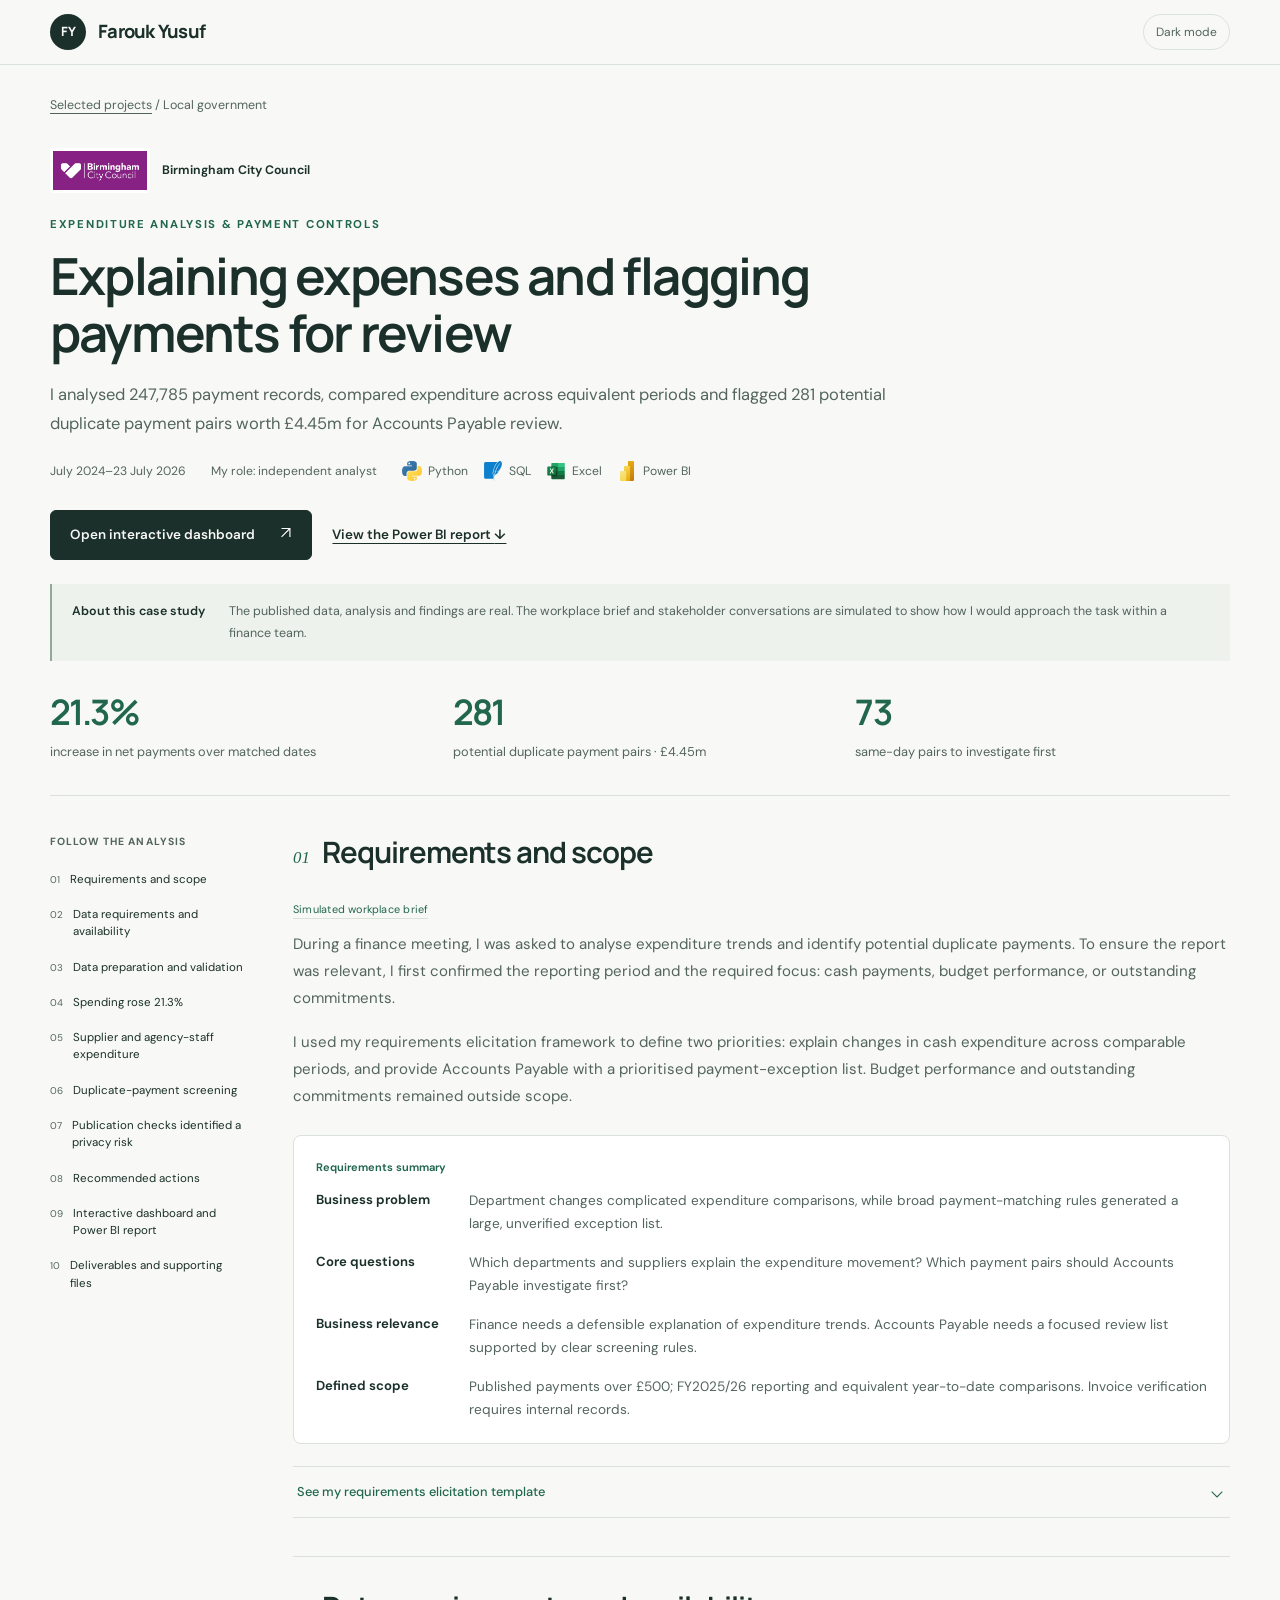
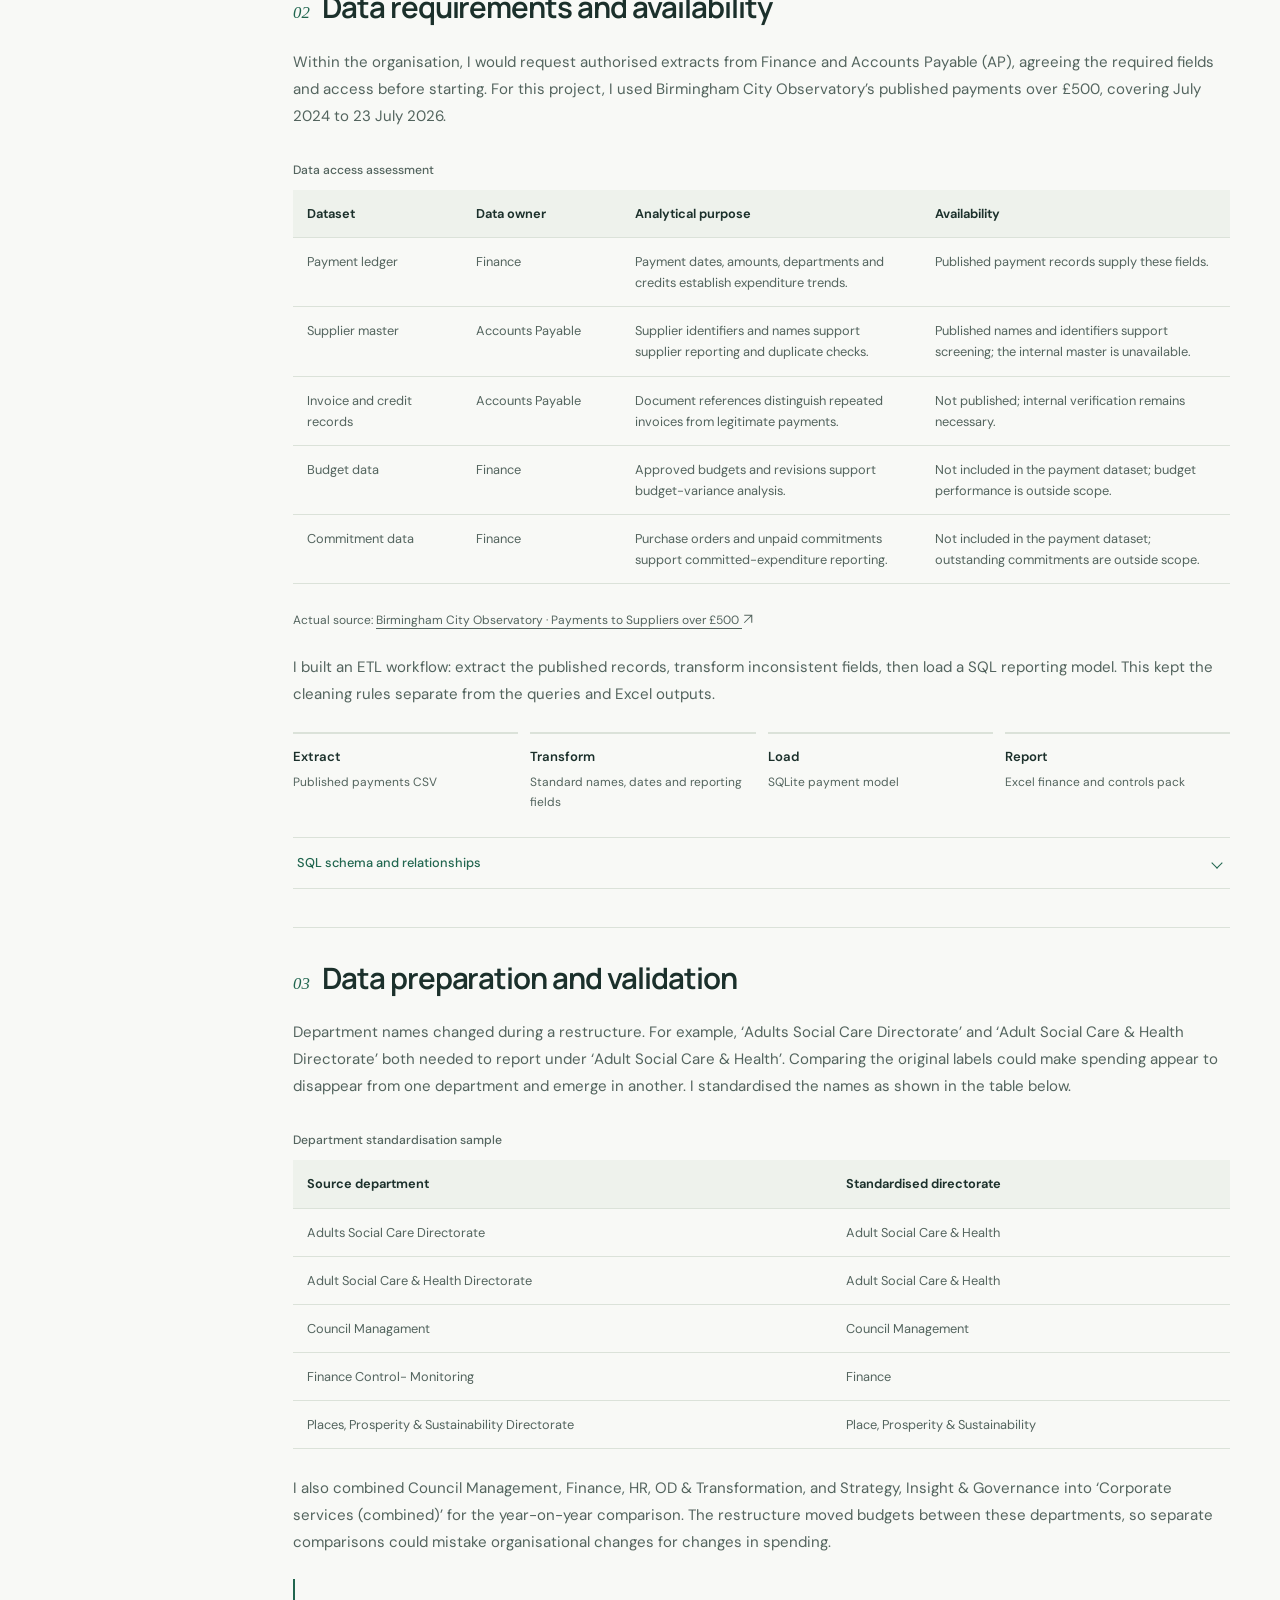
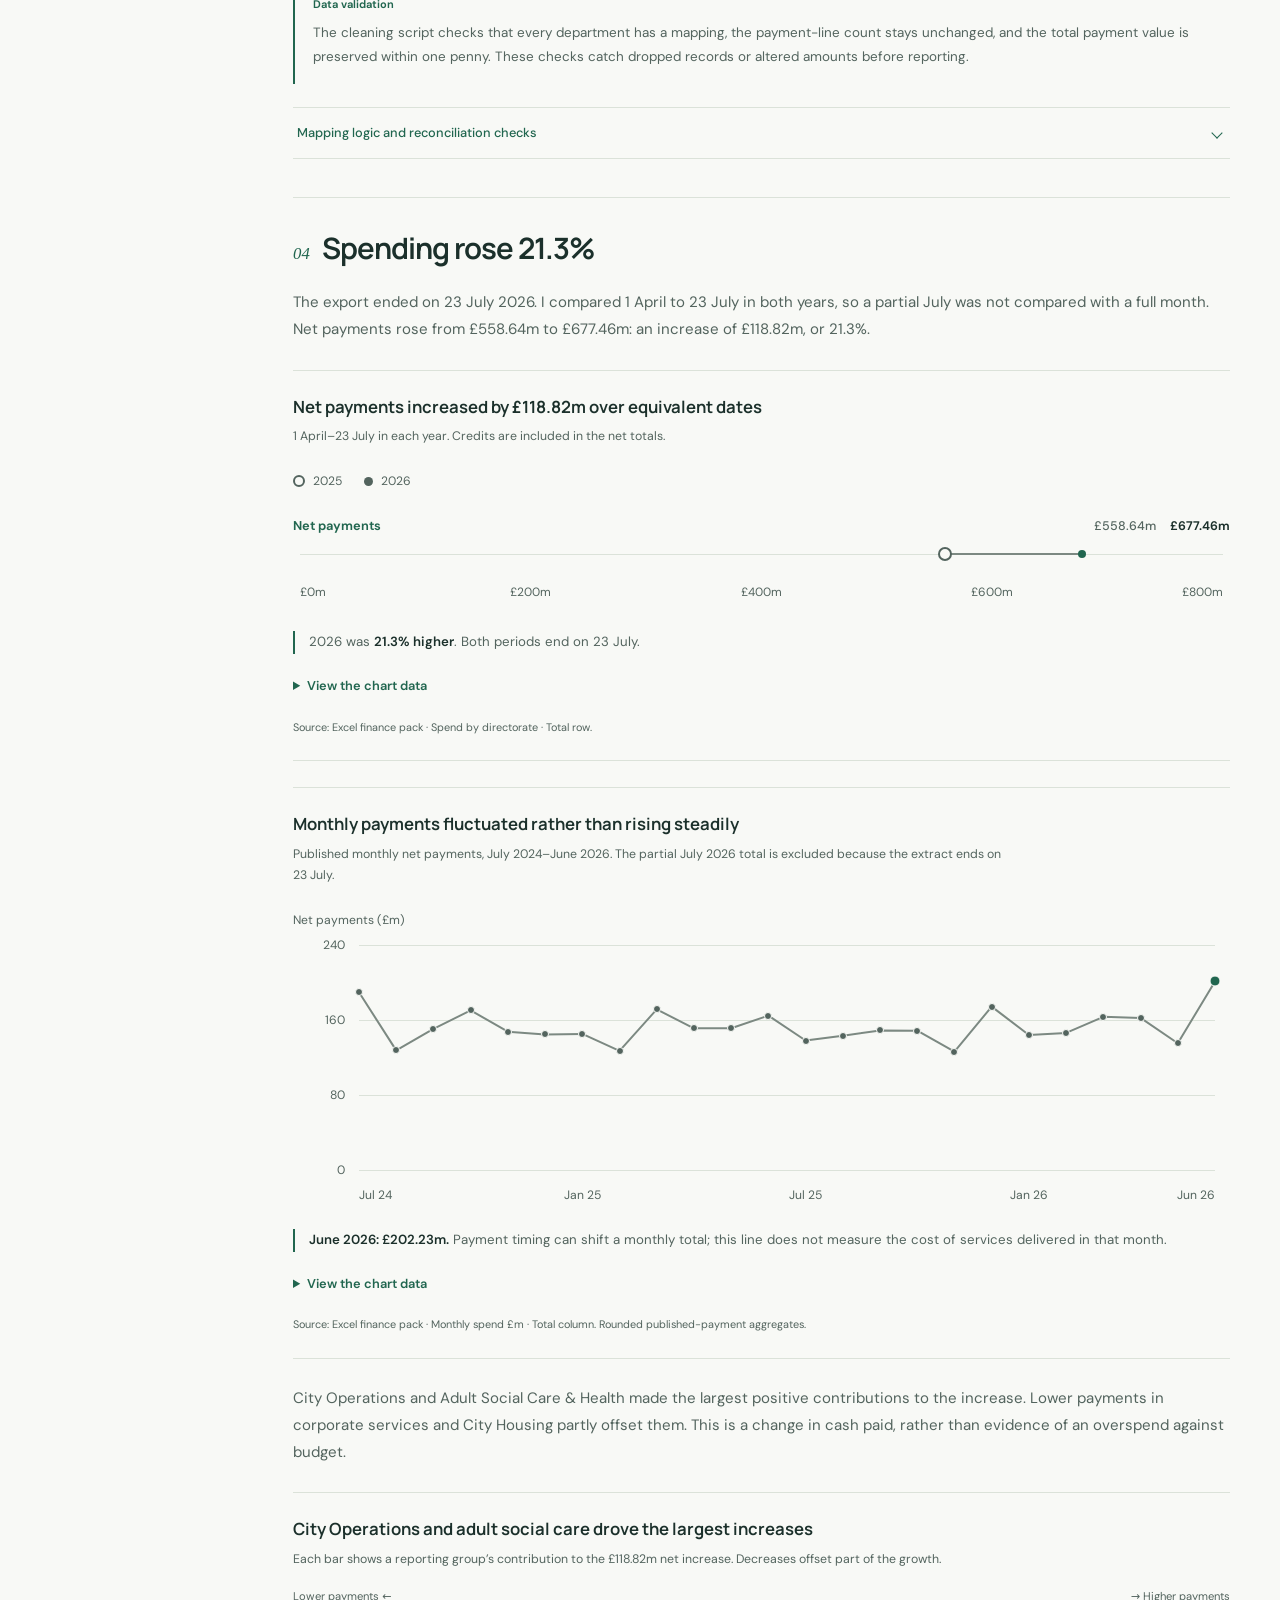
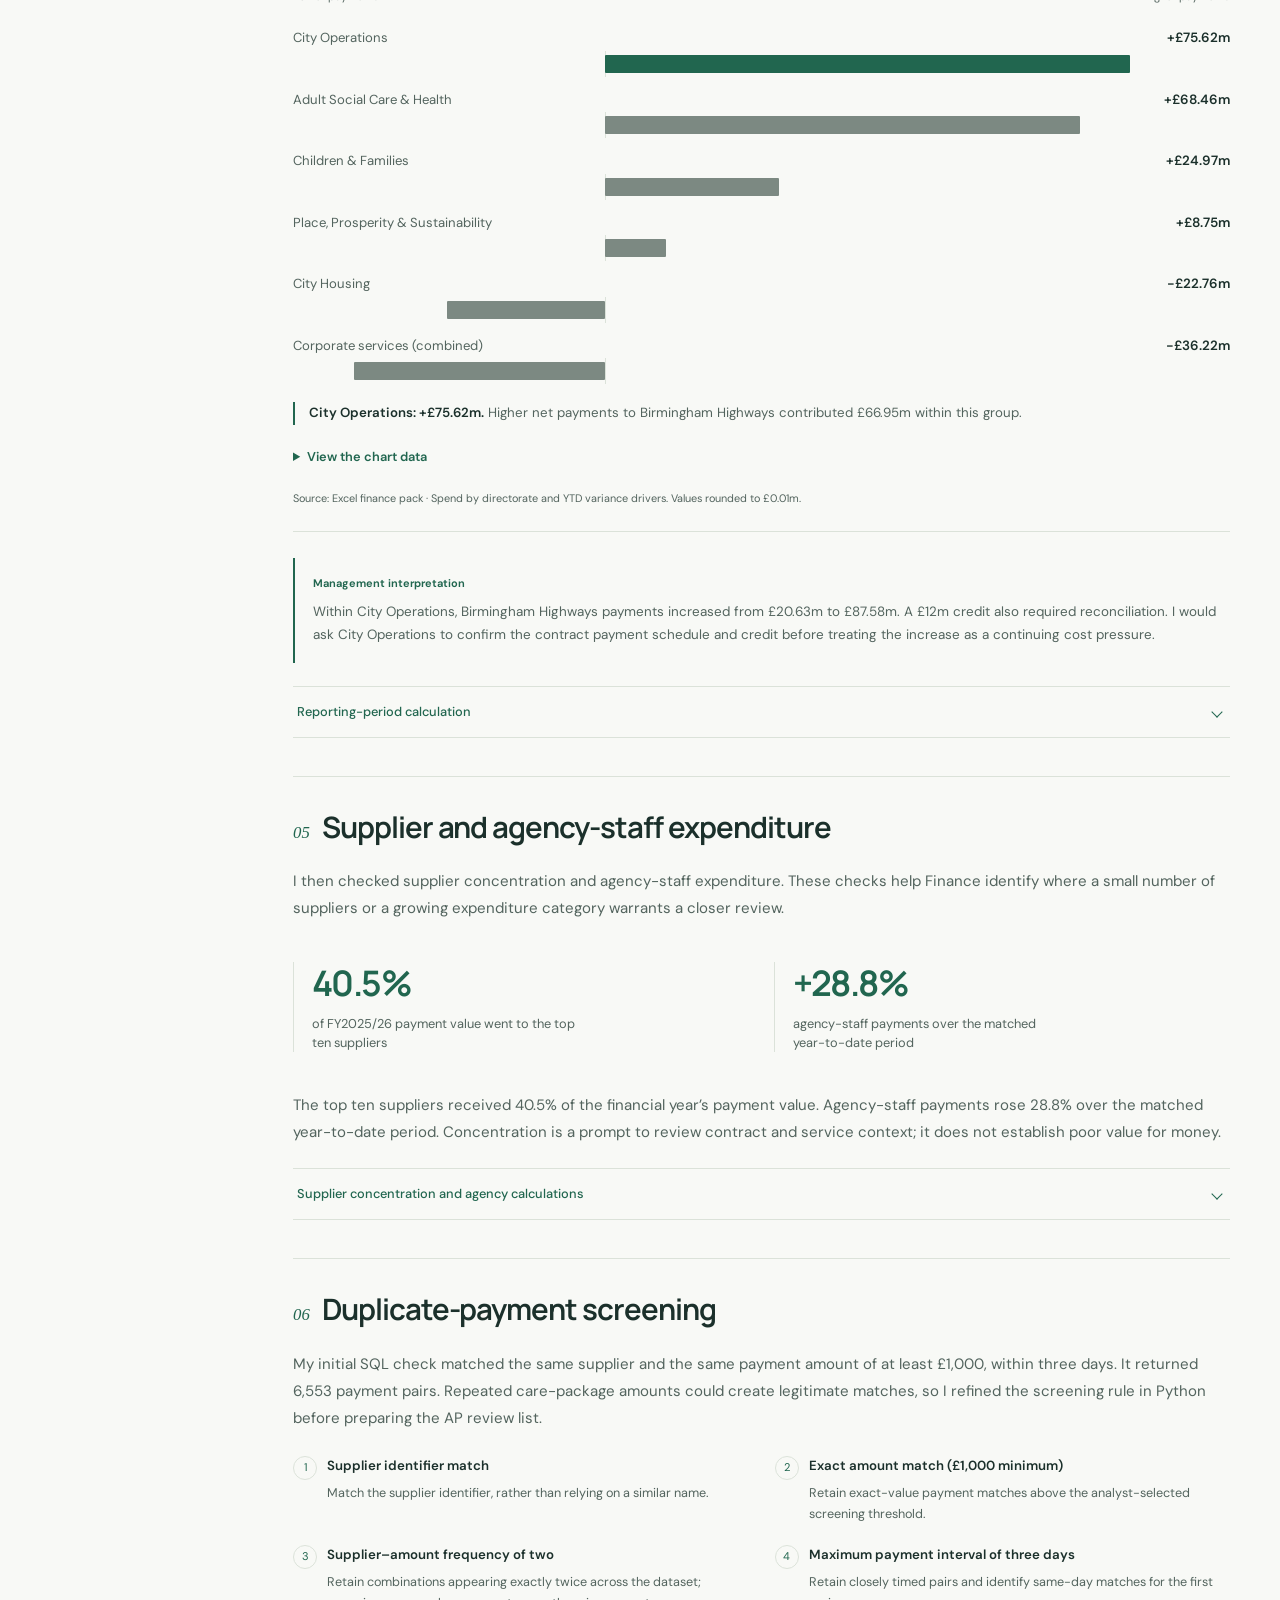
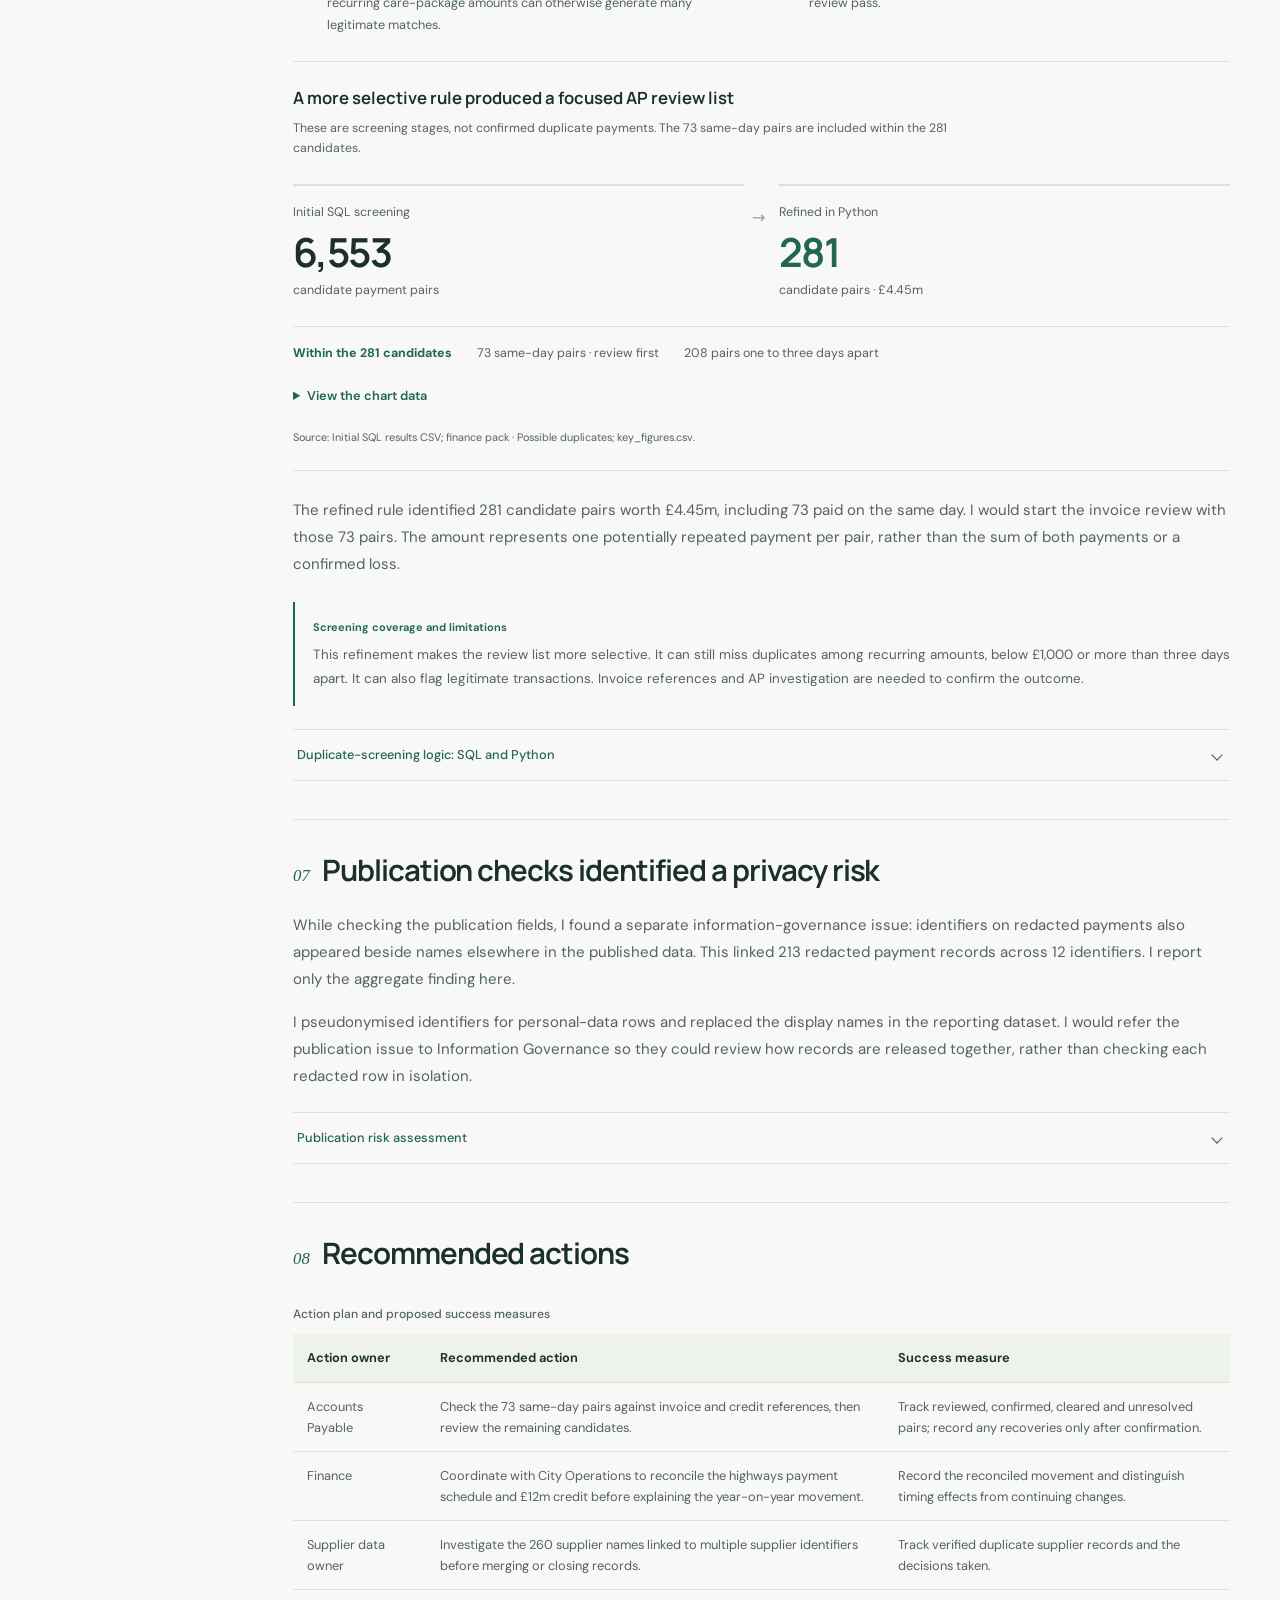
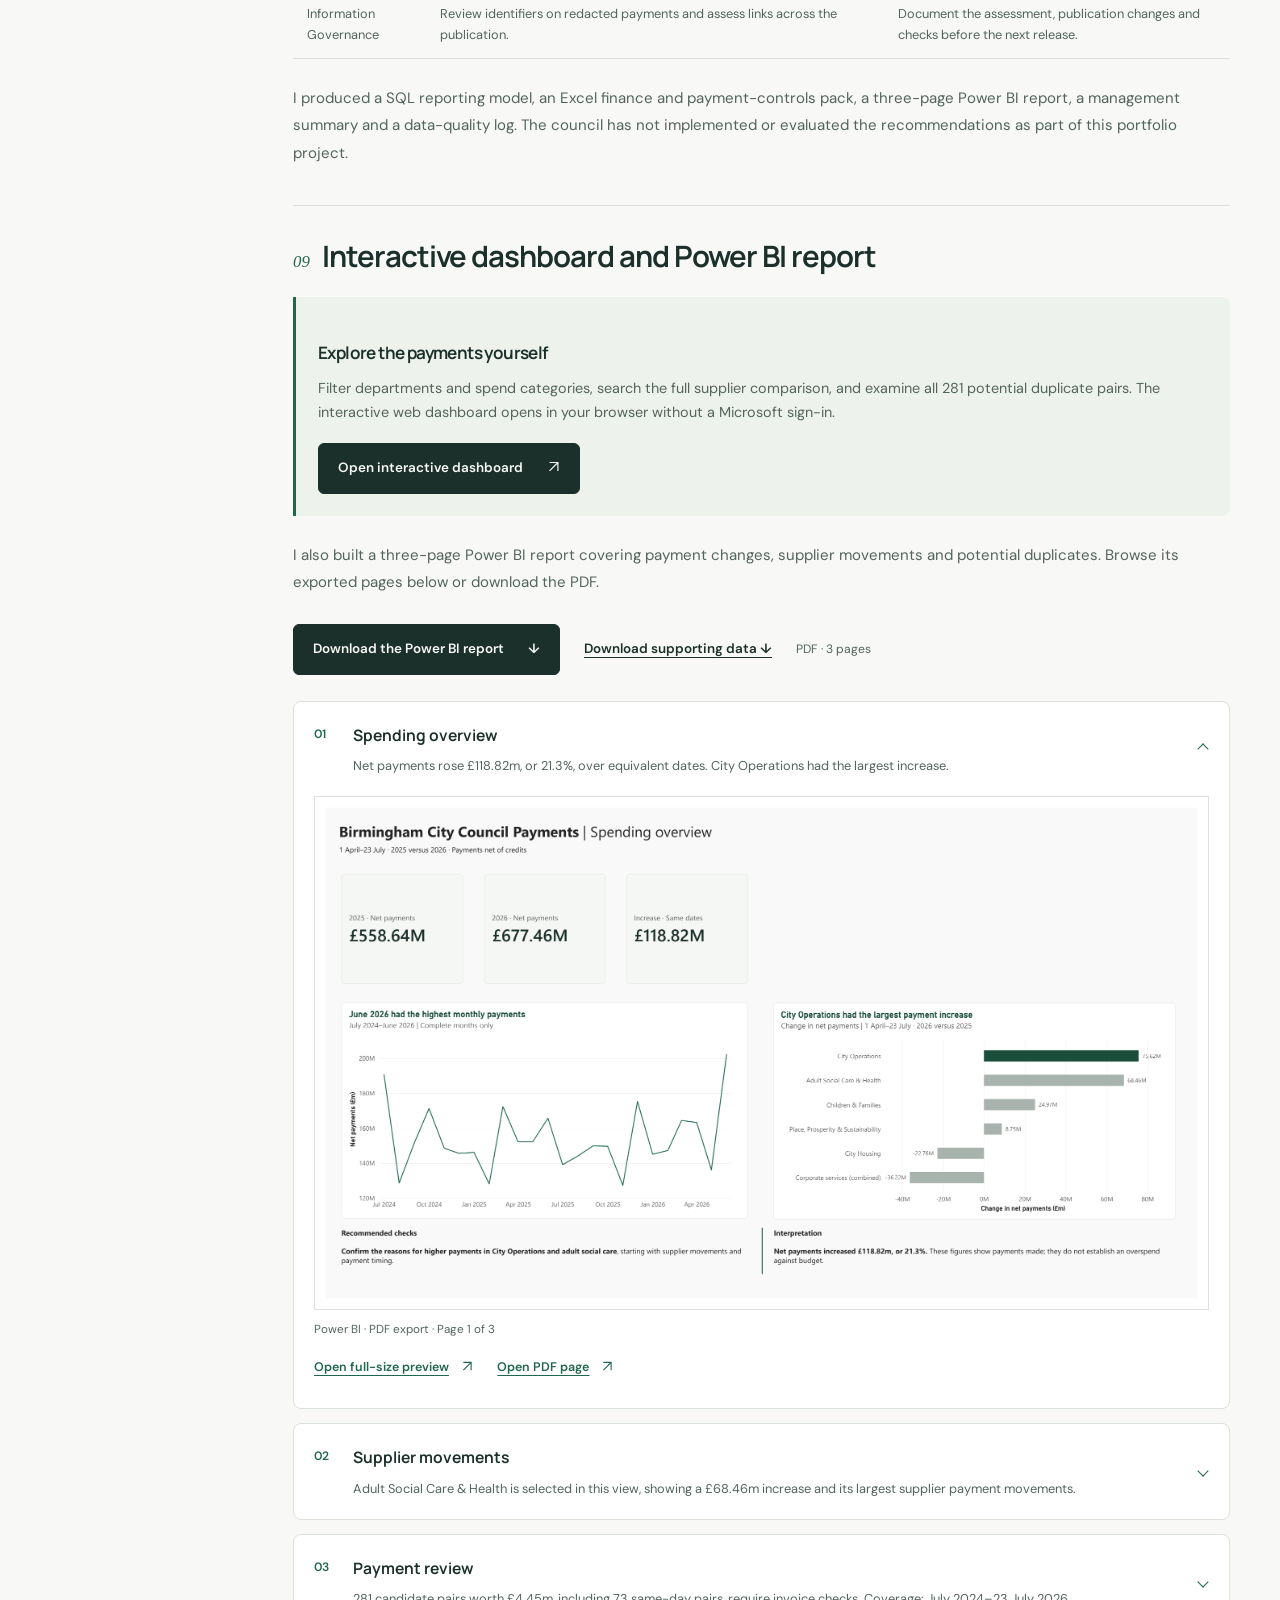
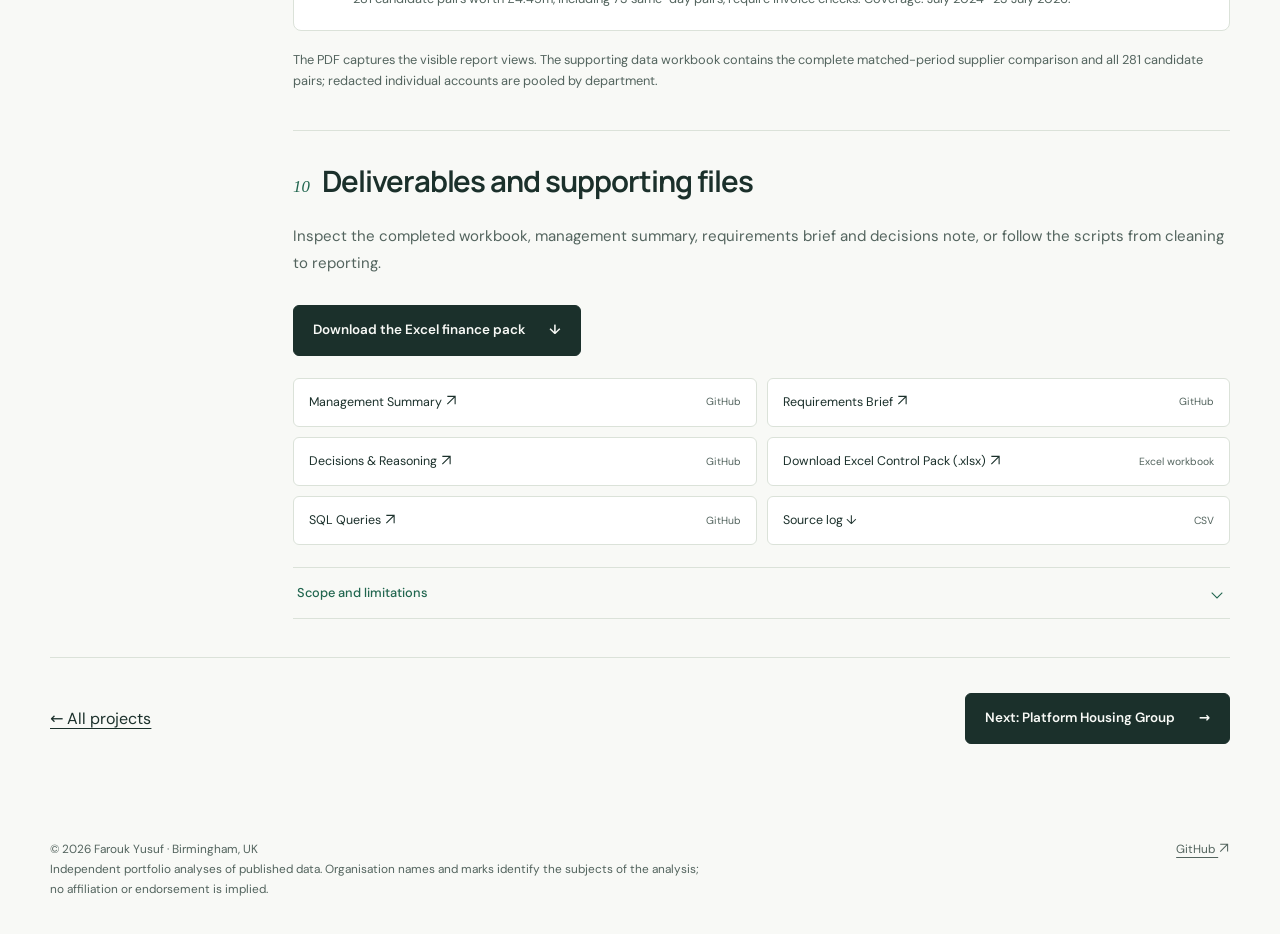
<file: case-studies/birmingham-payments.html>
<!doctype html>
<html lang="en-GB"><head><meta charset="utf-8"><meta name="viewport" content="width=device-width, initial-scale=1">
<title>Explaining expenses and flagging payments for review | Farouk Yusuf</title><meta name="description" content="I analysed 247,785 payment records, compared expenditure across equivalent periods and flagged 281 potential duplicate payment pairs worth £4.45m for Accounts Payable review.">
<meta property="og:type" content="website">
<meta property="og:site_name" content="Farouk Yusuf">
<meta property="og:locale" content="en_GB">
<meta property="og:url" content="https://farouk-yusuf.github.io/case-studies/birmingham-payments.html">
<meta property="og:title" content="Birmingham Payments | Analysis and Power BI Report">
<meta property="og:description" content="Follow the expenditure analysis and payment checks, inspect the Power BI report and explore supporting evidence. Independent public-data project by Farouk Yusuf.">
<meta property="og:image" content="https://farouk-yusuf.github.io/assets/social/birmingham-power-bi.png">
<meta property="og:image:type" content="image/png">
<meta property="og:image:width" content="1200">
<meta property="og:image:height" content="627">
<meta property="og:image:alt" content="Birmingham City Council logo beside the actual Power BI spending overview, with payment cards and charts.">
<meta name="twitter:card" content="summary_large_image">
<meta name="twitter:title" content="Birmingham Payments | Analysis and Power BI Report">
<meta name="twitter:description" content="Follow the expenditure analysis and payment checks, inspect the Power BI report and explore supporting evidence. Independent public-data project by Farouk Yusuf.">
<meta name="twitter:image" content="https://farouk-yusuf.github.io/assets/social/birmingham-power-bi.png">
<meta name="twitter:image:alt" content="Birmingham City Council logo beside the actual Power BI spending overview, with payment cards and charts.">
<meta name="theme-color" content="#1b302b"><link rel="icon" href="../assets/favicon.svg" type="image/svg+xml">
<link rel="stylesheet" href="../assets/css/site.css"><link rel="stylesheet" href="../assets/css/finance.css"><link rel="stylesheet" href="../assets/css/story-charts.css"><script src="../assets/js/site.js" defer></script></head>
<body><a class="skip-link" href="#main">Skip to content</a>
    <header class="site-header"><div class="container nav">
      <a class="brand" href="../index.html"><span class="brand-mark" aria-hidden="true">FY</span>Farouk Yusuf<span class="sr-only">, home</span></a>
      <button class="theme-button" data-theme-toggle aria-pressed="false" hidden>Dark mode</button>
    </div></header><main class="container finance-case" id="main">
      <div class="breadcrumb"><a href="../index.html#projects">Selected projects</a> / Local government</div>
      <header class="finance-hero"><div class="organisation"><img class="org-logo" src="../assets/logos/bcc.png" alt="Birmingham City Council" width="100" height="45"><span>Birmingham City Council</span></div><span class="eyebrow">Expenditure analysis &amp; payment controls</span><h1>Explaining expenses and flagging payments for review</h1><p class="lead">I analysed 247,785 payment records, compared expenditure across equivalent periods and flagged 281 potential duplicate payment pairs worth £4.45m for Accounts Payable review.</p><div class="finance-meta"><span>July 2024–23 July 2026</span><span>My role: independent analyst</span><div class="finance-tools"><span><img src="../assets/icons/python.svg" width="22" height="22" alt="">Python</span><span><img src="../assets/icons/sql.svg" width="22" height="22" alt="">SQL</span><span><img src="../assets/icons/excel.svg" width="22" height="22" alt="">Excel</span><span><img src="../assets/icons/power-bi.svg" width="22" height="22" alt="">Power BI</span></div></div><div class="actions"><a class="button" href="../dashboards/birmingham-payments.html">Open interactive dashboard <span aria-hidden="true"><svg class="arrow-icon" viewBox="0 0 16 16" aria-hidden="true"><path d="M3 13 13 3M3 3h10v10"/></svg></span></a><a class="text-link" href="#report">View the Power BI report <span aria-hidden="true">↓</span></a></div></header>
      <aside class="scenario-note" aria-label="About this case study"><strong>About this case study</strong><p>The published data, analysis and findings are real. The workplace brief and stakeholder conversations are simulated to show how I would approach the task within a finance team.</p></aside>
      <div class="finance-metrics" aria-label="Results at a glance"><div class="finance-metric"><strong>21.3%</strong><span>increase in net payments over matched dates</span></div><div class="finance-metric"><strong>281</strong><span>potential duplicate payment pairs · £4.45m</span></div><div class="finance-metric"><strong>73</strong><span>same-day pairs to investigate first</span></div></div>
      <div class="finance-layout"><nav class="finance-nav" aria-label="On this page"><strong>Follow the analysis</strong><a href="#brief"><span aria-hidden="true">01</span>Requirements and scope</a><a href="#data"><span aria-hidden="true">02</span>Data requirements and availability</a><a href="#comparison"><span aria-hidden="true">03</span>Data preparation and validation</a><a href="#spending"><span aria-hidden="true">04</span>Spending rose 21.3%</a><a href="#suppliers"><span aria-hidden="true">05</span>Supplier and agency-staff expenditure</a><a href="#duplicates"><span aria-hidden="true">06</span>Duplicate-payment screening</a><a href="#privacy"><span aria-hidden="true">07</span>Publication checks identified a privacy risk</a><a href="#actions"><span aria-hidden="true">08</span>Recommended actions</a><a href="#report"><span aria-hidden="true">09</span>Interactive dashboard and Power BI report</a><a href="#files"><span aria-hidden="true">10</span>Deliverables and supporting files</a></nav><div class="finance-content"><section class="finance-section" id="brief" aria-labelledby="brief-heading"><div class="finance-section-heading"><span class="finance-step" aria-hidden="true">01</span><h2 id="brief-heading">Requirements and scope</h2></div><span class="scenario-label">Simulated workplace brief</span><p>During a finance meeting, I was asked to analyse expenditure trends and identify potential duplicate payments. To ensure the report was relevant, I first confirmed the reporting period and the required focus: cash payments, budget performance, or outstanding commitments.</p><p>I used my requirements elicitation framework to define two priorities: explain changes in cash expenditure across comparable periods, and provide Accounts Payable with a prioritised payment-exception list. Budget performance and outstanding commitments remained outside scope.</p><aside class="requirements-card" aria-label="Requirements summary"><span class="practice-label">Requirements summary</span><dl><div><dt>Business problem</dt><dd>Department changes complicated expenditure comparisons, while broad payment-matching rules generated a large, unverified exception list.</dd></div><div><dt>Core questions</dt><dd>Which departments and suppliers explain the expenditure movement? Which payment pairs should Accounts Payable investigate first?</dd></div><div><dt>Business relevance</dt><dd>Finance needs a defensible explanation of expenditure trends. Accounts Payable needs a focused review list supported by clear screening rules.</dd></div><div><dt>Defined scope</dt><dd>Published payments over £500; FY2025/26 reporting and equivalent year-to-date comparisons. Invoice verification requires internal records.</dd></div></dl></aside><details class="evidence requirements-template"><summary>See my requirements elicitation template</summary><div class="evidence-body"><p>I adapt this checklist to the business decision and operating context. The prompts below show the reusable framework and how I applied it to this portfolio scenario.</p><ol class="framework-items"><li><div class="framework-item-heading"><h3>Business problem and decision</h3><span class="framework-status framework-status--defined">Defined</span></div><dl><div><dt>Framework prompt</dt><dd>Define the problem, its business relevance and the decision the analysis must support.</dd></div><div><dt>Project application</dt><dd>Explain expenditure movements and prioritise potential duplicate payments for invoice review.</dd></div></dl></li><li><div class="framework-item-heading"><h3>Stakeholders and ownership</h3><span class="framework-status framework-status--assumption">Scenario assumption</span></div><dl><div><dt>Framework prompt</dt><dd>Identify the decision-maker, report users, data owners and action owners.</dd></div><div><dt>Project application</dt><dd>Finance, Accounts Payable and Information Governance are assumed stakeholders for the scenario. Ownership would be confirmed at the outset of a live assignment.</dd></div></dl></li><li><div class="framework-item-heading"><h3>Scope and definitions</h3><span class="framework-status framework-status--defined">Defined</span></div><dl><div><dt>Framework prompt</dt><dd>Agree the population, reporting period, exclusions and definitions of the key measures.</dd></div><div><dt>Project application</dt><dd>Payments over £500; cash outflow net of credits; matched 1 April–23 July comparisons. Budget variance and unpaid commitments are excluded.</dd></div></dl></li><li><div class="framework-item-heading"><h3>Measures and screening parameters</h3><span class="framework-status framework-status--pending">Business confirmation required</span></div><dl><div><dt>Framework prompt</dt><dd>Specify KPIs, calculations and thresholds, including the rationale for exceptions.</dd></div><div><dt>Project application</dt><dd>Net payments, year-on-year movement, supplier concentration and candidate payment pairs. The £1,000 threshold and three-day window are analyst-selected screening parameters; AP would confirm their suitability.</dd></div></dl></li><li><div class="framework-item-heading"><h3>Data access and governance</h3><span class="framework-status framework-status--pending">Internal access unresolved</span></div><dl><div><dt>Framework prompt</dt><dd>Confirm sources, required fields, access permissions and handling of sensitive information.</dd></div><div><dt>Project application</dt><dd>Public payment data supports screening. Internal invoice and credit references are unavailable; access would need agreement with the data owner. Personal-data fields are protected in the reporting dataset.</dd></div></dl></li><li><div class="framework-item-heading"><h3>Data quality and validation</h3><span class="framework-status framework-status--defined">Checks implemented</span></div><dl><div><dt>Framework prompt</dt><dd>Define checks for completeness, consistency, reconciliation and material limitations.</dd></div><div><dt>Project application</dt><dd>Department-mapping coverage, unchanged payment-line count and payment-value reconciliation are checked in the cleaning script. Missing invoice references remain an explicit limitation.</dd></div></dl></li><li><div class="framework-item-heading"><h3>Deliverables and reporting cadence</h3><span class="framework-status framework-status--pending">Outputs complete; cadence unconfirmed</span></div><dl><div><dt>Framework prompt</dt><dd>Agree the output format, level of detail, reporting frequency and delivery date.</dd></div><div><dt>Project application</dt><dd>The SQL model, Excel pack, management summary and data-quality log are complete. Delivery deadlines and an operational reporting cadence would need stakeholder agreement.</dd></div></dl></li><li><div class="framework-item-heading"><h3>Acceptance and handover</h3><span class="framework-status framework-status--pending">Stakeholder review outstanding</span></div><dl><div><dt>Framework prompt</dt><dd>Set technical acceptance checks, business review criteria and the sign-off responsibility.</dd></div><div><dt>Project application</dt><dd>Technical reconciliation checks are documented. AP would verify candidates against invoices; no operational acceptance, sign-off or realised savings are claimed.</dd></div></dl></li><li><div class="framework-item-heading"><h3>Service-level targets</h3><span class="framework-status framework-status--not-applicable">Not applicable to this scope</span></div><dl><div><dt>Framework prompt</dt><dd>Where relevant, establish the service-level agreement (SLA), target population and timing rules.</dd></div><div><dt>Project application</dt><dd>This expenditure and payment-control review does not assess service-delivery performance. SLA targets are not required for its stated scope.</dd></div></dl></li></ol></div></details></section><section class="finance-section" id="data" aria-labelledby="data-heading"><div class="finance-section-heading"><span class="finance-step" aria-hidden="true">02</span><h2 id="data-heading">Data requirements and availability</h2></div><p>Within the organisation, I would request authorised extracts from Finance and Accounts Payable (AP), agreeing the required fields and access before starting. For this project, I used Birmingham City Observatory’s published payments over £500, covering July 2024 to 23 July 2026.</p><div class="table-scroll" tabindex="0" role="region" aria-label="Data access assessment"><table><caption>Data access assessment</caption><thead><tr><th scope="col">Dataset</th><th scope="col">Data owner</th><th scope="col">Analytical purpose</th><th scope="col">Availability</th></tr></thead><tbody><tr><td>Payment ledger</td><td>Finance</td><td>Payment dates, amounts, departments and credits establish expenditure trends.</td><td>Published payment records supply these fields.</td></tr><tr><td>Supplier master</td><td>Accounts Payable</td><td>Supplier identifiers and names support supplier reporting and duplicate checks.</td><td>Published names and identifiers support screening; the internal master is unavailable.</td></tr><tr><td>Invoice and credit records</td><td>Accounts Payable</td><td>Document references distinguish repeated invoices from legitimate payments.</td><td>Not published; internal verification remains necessary.</td></tr><tr><td>Budget data</td><td>Finance</td><td>Approved budgets and revisions support budget-variance analysis.</td><td>Not included in the payment dataset; budget performance is outside scope.</td></tr><tr><td>Commitment data</td><td>Finance</td><td>Purchase orders and unpaid commitments support committed-expenditure reporting.</td><td>Not included in the payment dataset; outstanding commitments are outside scope.</td></tr></tbody></table></div><p class="inline-source">Actual source: <a href="https://www.cityobservatory.birmingham.gov.uk/explore/dataset/payments-to-suppliers-over-gbp500/" target="_blank" rel="noopener">Birmingham City Observatory · Payments to Suppliers over £500 <svg class="arrow-icon" viewBox="0 0 16 16" aria-hidden="true"><path d="M3 13 13 3M3 3h10v10"/></svg></a></p><p>I built an ETL workflow: extract the published records, transform inconsistent fields, then load a SQL reporting model. This kept the cleaning rules separate from the queries and Excel outputs.</p><ol class="etl-flow" aria-label="ETL and reporting workflow"><li><strong>Extract</strong><span>Published payments CSV</span></li><li><strong>Transform</strong><span>Standard names, dates and reporting fields</span></li><li><strong>Load</strong><span>SQLite payment model</span></li><li><strong>Report</strong><span>Excel finance and controls pack</span></li></ol><details class="evidence"><summary>SQL schema and relationships</summary><div class="evidence-body"><div class="model-diagram" aria-label="SQL reporting model"><div class="model-fact"><strong>fact_payment</strong><span>One row per published payment line</span></div><ul><li>dim_supplier</li><li>dim_directorate</li><li>dim_category</li><li>dim_date</li></ul></div><a class="evidence-link" href="https://github.com/farouk-yusuf/farouk-yusuf.github.io/blob/main/projects/01_BCC_Payments/sql/00_schema.sql" target="_blank" rel="noopener">SQL table definitions <span aria-hidden="true"><svg class="arrow-icon" viewBox="0 0 16 16" aria-hidden="true"><path d="M3 13 13 3M3 3h10v10"/></svg></span></a><a class="evidence-link" href="https://github.com/farouk-yusuf/farouk-yusuf.github.io/blob/main/projects/01_BCC_Payments/scripts/02_build_database.py" target="_blank" rel="noopener">Database build script <span aria-hidden="true"><svg class="arrow-icon" viewBox="0 0 16 16" aria-hidden="true"><path d="M3 13 13 3M3 3h10v10"/></svg></span></a></div></details></section><section class="finance-section" id="comparison" aria-labelledby="comparison-heading"><div class="finance-section-heading"><span class="finance-step" aria-hidden="true">03</span><h2 id="comparison-heading">Data preparation and validation</h2></div><p>Department names changed during a restructure. For example, ‘Adults Social Care Directorate’ and ‘Adult Social Care &amp; Health Directorate’ both needed to report under ‘Adult Social Care &amp; Health’. Comparing the original labels could make spending appear to disappear from one department and emerge in another. I standardised the names as shown in the table below.</p><div class="table-scroll" tabindex="0" role="region" aria-label="Department standardisation sample"><table><caption>Department standardisation sample</caption><thead><tr><th scope="col">Source department</th><th scope="col">Standardised directorate</th></tr></thead><tbody><tr><td>Adults Social Care Directorate</td><td>Adult Social Care &amp; Health</td></tr><tr><td>Adult Social Care &amp; Health Directorate</td><td>Adult Social Care &amp; Health</td></tr><tr><td>Council Managament</td><td>Council Management</td></tr><tr><td>Finance Control- Monitoring</td><td>Finance</td></tr><tr><td>Places, Prosperity &amp; Sustainability Directorate</td><td>Place, Prosperity &amp; Sustainability</td></tr></tbody></table></div><p>I also combined Council Management, Finance, HR, OD &amp; Transformation, and Strategy, Insight &amp; Governance into ‘Corporate services (combined)’ for the year-on-year comparison. The restructure moved budgets between these departments, so separate comparisons could mistake organisational changes for changes in spending.</p><aside class="practice-note"><span class="practice-label">Data validation</span><p>The cleaning script checks that every department has a mapping, the payment-line count stays unchanged, and the total payment value is preserved within one penny. These checks catch dropped records or altered amounts before reporting.</p></aside><details class="evidence"><summary>Mapping logic and reconciliation checks</summary><div class="evidence-body"><pre tabindex="0" role="region" aria-label="Code excerpt"><code>unmapped = set(df.department) - set(dir_map)
assert not unmapped, unmapped
pd.Series(dir_map, name=&quot;reporting_directorate&quot;).rename_axis(&quot;source_department&quot;).to_csv(os.path.join(BASE, &quot;clean&quot;, &quot;directorate_mapping.csv&quot;))
df[&quot;directorate&quot;] = df.department.map(dir_map)</code></pre><pre tabindex="0" role="region" aria-label="Code excerpt"><code>assert len(df) == n0 and abs(df.amount.sum() - total0) &lt; 0.01  # nothing lost or altered</code></pre><a class="evidence-link" href="https://github.com/farouk-yusuf/farouk-yusuf.github.io/blob/main/projects/01_BCC_Payments/scripts/01_clean.py" target="_blank" rel="noopener">Cleaning and validation script <span aria-hidden="true"><svg class="arrow-icon" viewBox="0 0 16 16" aria-hidden="true"><path d="M3 13 13 3M3 3h10v10"/></svg></span></a></div></details></section><section class="finance-section" id="spending" aria-labelledby="spending-heading"><div class="finance-section-heading"><span class="finance-step" aria-hidden="true">04</span><h2 id="spending-heading">Spending rose 21.3%</h2></div><p>The export ended on 23 July 2026. I compared 1 April to 23 July in both years, so a partial July was not compared with a full month. Net payments rose from £558.64m to £677.46m: an increase of £118.82m, or 21.3%.</p><figure class="chart-panel"><figcaption>Net payments increased by £118.82m over equivalent dates</figcaption>
    <p class="chart-subtitle">1 April–23 July in each year. Credits are included in the net totals.</p><div class="paired-plot" data-viz="paired-dot" aria-hidden="true"><div class="plot-legend"><span><i class="legend-dot legend-dot--open"></i>2025</span><span><i class="legend-dot"></i>2026</span></div><ul><li class="pair-row pair-row--focus"><div class="pair-heading"><span>Net payments</span><strong><span>£558.64m</span><span>£677.46m</span></strong></div><div class="pair-scale"><span class="pair-link" style="left:69.8300%;width:14.8525%"></span><i class="pair-dot pair-dot--open" data-value="558.64000000" style="left:69.8300%"></i><i class="pair-dot" data-value="677.46000000" style="left:84.6825%"></i></div></li></ul><div class="pair-ticks"><span style="left:0.0000%" class="plot-tick--first">£0m</span><span style="left:25.0000%" class="">£200m</span><span style="left:50.0000%" class="">£400m</span><span style="left:75.0000%" class="">£600m</span><span style="left:100.0000%" class="plot-tick--last">£800m</span></div></div><p class="chart-annotation">2026 was <strong>21.3% higher</strong>. Both periods end on 23 July.</p>
    <details><summary>View the chart data</summary><div class="table-scroll" tabindex="0" role="region" aria-label="Net payments increased by £118.82m over equivalent dates"><table><caption>Net payments increased by £118.82m over equivalent dates</caption><thead><tr><th scope="col">Period</th><th scope="col">Net payments (£m)</th></tr></thead><tbody><tr><td>1 Apr–23 Jul 2025</td><td>558.64</td></tr><tr><td>1 Apr–23 Jul 2026</td><td>677.46</td></tr></tbody></table></div></details>
    <p class="chart-source">Source: Excel finance pack · Spend by directorate · Total row.</p></figure><figure class="chart-panel"><figcaption>Monthly payments fluctuated rather than rising steadily</figcaption>
    <p class="chart-subtitle">Published monthly net payments, July 2024–June 2026. The partial July 2026 total is excluded because the extract ends on 23 July.</p><div class="story-plot" data-viz="line" aria-hidden="true"><div class="plot-unit">Net payments (£m)</div><div class="plot-grid"><div class="plot-y-labels"><span style="bottom:0.0000%">0</span><span style="bottom:33.3333%">80</span><span style="bottom:66.6667%">160</span><span style="bottom:100.0000%">240</span></div><div class="plot-area"><div class="plot-guides"><span style="bottom:0.0000%"></span><span style="bottom:33.3333%"></span><span style="bottom:66.6667%"></span><span style="bottom:100.0000%"></span></div><svg class="plot-geometry" viewBox="0 0 100 100" preserveAspectRatio="none"><polyline class="plot-series" points="0.0000,20.5250 4.3478,46.3750 8.6957,36.8083 13.0435,28.6042 17.3913,38.0583 21.7391,39.3042 26.0870,39.0792 30.4348,46.5875 34.7826,28.1750 39.1304,36.5917 43.4783,36.5292 47.8261,30.9375 52.1739,42.0125 56.5217,39.9375 60.8696,37.5333 65.2174,37.6208 69.5652,46.9250 73.9130,26.9375 78.2609,39.5292 82.6087,38.6208 86.9565,31.4708 91.3043,31.9708 95.6522,43.2417 100.0000,15.7375" vector-effect="non-scaling-stroke"/></svg><span class="plot-dot " data-value="190.74000000" style="left:0.0000%;bottom:79.4750%" title="Jul 24: 190.74"></span><span class="plot-dot " data-value="128.70000000" style="left:4.3478%;bottom:53.6250%" title="Aug 24: 128.7"></span><span class="plot-dot " data-value="151.66000000" style="left:8.6957%;bottom:63.1917%" title="Sep 24: 151.66"></span><span class="plot-dot " data-value="171.35000000" style="left:13.0435%;bottom:71.3958%" title="Oct 24: 171.35"></span><span class="plot-dot " data-value="148.66000000" style="left:17.3913%;bottom:61.9417%" title="Nov 24: 148.66"></span><span class="plot-dot " data-value="145.67000000" style="left:21.7391%;bottom:60.6958%" title="Dec 24: 145.67"></span><span class="plot-dot " data-value="146.21000000" style="left:26.0870%;bottom:60.9208%" title="Jan 25: 146.21"></span><span class="plot-dot " data-value="128.19000000" style="left:30.4348%;bottom:53.4125%" title="Feb 25: 128.19"></span><span class="plot-dot " data-value="172.38000000" style="left:34.7826%;bottom:71.8250%" title="Mar 25: 172.38"></span><span class="plot-dot " data-value="152.18000000" style="left:39.1304%;bottom:63.4083%" title="Apr 25: 152.18"></span><span class="plot-dot " data-value="152.33000000" style="left:43.4783%;bottom:63.4708%" title="May 25: 152.33"></span><span class="plot-dot " data-value="165.75000000" style="left:47.8261%;bottom:69.0625%" title="Jun 25: 165.75"></span><span class="plot-dot " data-value="139.17000000" style="left:52.1739%;bottom:57.9875%" title="Jul 25: 139.17"></span><span class="plot-dot " data-value="144.15000000" style="left:56.5217%;bottom:60.0625%" title="Aug 25: 144.15"></span><span class="plot-dot " data-value="149.92000000" style="left:60.8696%;bottom:62.4667%" title="Sep 25: 149.92"></span><span class="plot-dot " data-value="149.71000000" style="left:65.2174%;bottom:62.3792%" title="Oct 25: 149.71"></span><span class="plot-dot " data-value="127.38000000" style="left:69.5652%;bottom:53.0750%" title="Nov 25: 127.38"></span><span class="plot-dot " data-value="175.35000000" style="left:73.9130%;bottom:73.0625%" title="Dec 25: 175.35"></span><span class="plot-dot " data-value="145.13000000" style="left:78.2609%;bottom:60.4708%" title="Jan 26: 145.13"></span><span class="plot-dot " data-value="147.31000000" style="left:82.6087%;bottom:61.3792%" title="Feb 26: 147.31"></span><span class="plot-dot " data-value="164.47000000" style="left:86.9565%;bottom:68.5292%" title="Mar 26: 164.47"></span><span class="plot-dot " data-value="163.27000000" style="left:91.3043%;bottom:68.0292%" title="Apr 26: 163.27"></span><span class="plot-dot " data-value="136.22000000" style="left:95.6522%;bottom:56.7583%" title="May 26: 136.22"></span><span class="plot-dot plot-dot--focus" data-value="202.23000000" style="left:100.0000%;bottom:84.2625%" title="Jun 26: 202.23"></span></div></div><div class="plot-x-labels"><span class="plot-tick--first" style="left:0.0000%">Jul 24</span><span class="" style="left:26.0870%">Jan 25</span><span class="" style="left:52.1739%">Jul 25</span><span class=" plot-tick--optional" style="left:78.2609%">Jan 26</span><span class="plot-tick--last" style="left:100.0000%">Jun 26</span></div><div class="plot-x-title"></div></div><p class="chart-annotation"><strong>June 2026: £202.23m.</strong> Payment timing can shift a monthly total; this line does not measure the cost of services delivered in that month.</p>
    <details><summary>View the chart data</summary><div class="table-scroll" tabindex="0" role="region" aria-label="Monthly payments fluctuated rather than rising steadily"><table><caption>Monthly payments fluctuated rather than rising steadily</caption><thead><tr><th scope="col">Month</th><th scope="col">Net payments (£m)</th></tr></thead><tbody><tr><td>2024-07</td><td>190.74</td></tr><tr><td>2024-08</td><td>128.70</td></tr><tr><td>2024-09</td><td>151.66</td></tr><tr><td>2024-10</td><td>171.35</td></tr><tr><td>2024-11</td><td>148.66</td></tr><tr><td>2024-12</td><td>145.67</td></tr><tr><td>2025-01</td><td>146.21</td></tr><tr><td>2025-02</td><td>128.19</td></tr><tr><td>2025-03</td><td>172.38</td></tr><tr><td>2025-04</td><td>152.18</td></tr><tr><td>2025-05</td><td>152.33</td></tr><tr><td>2025-06</td><td>165.75</td></tr><tr><td>2025-07</td><td>139.17</td></tr><tr><td>2025-08</td><td>144.15</td></tr><tr><td>2025-09</td><td>149.92</td></tr><tr><td>2025-10</td><td>149.71</td></tr><tr><td>2025-11</td><td>127.38</td></tr><tr><td>2025-12</td><td>175.35</td></tr><tr><td>2026-01</td><td>145.13</td></tr><tr><td>2026-02</td><td>147.31</td></tr><tr><td>2026-03</td><td>164.47</td></tr><tr><td>2026-04</td><td>163.27</td></tr><tr><td>2026-05</td><td>136.22</td></tr><tr><td>2026-06</td><td>202.23</td></tr></tbody></table></div></details>
    <p class="chart-source">Source: Excel finance pack · Monthly spend £m · Total column. Rounded published-payment aggregates.</p></figure><p>City Operations and Adult Social Care &amp; Health made the largest positive contributions to the increase. Lower payments in corporate services and City Housing partly offset them. This is a change in cash paid, rather than evidence of an overspend against budget.</p><figure class="chart-panel"><figcaption>City Operations and adult social care drove the largest increases</figcaption>
    <p class="chart-subtitle">Each bar shows a reporting group’s contribution to the £118.82m net increase. Decreases offset part of the growth.</p><p class="finance-axis-note"><span>Lower payments ←</span><span>→ Higher payments</span></p><ul class="finance-bars"><li class="finance-bar-row"><div class="finance-bar-label"><span>City Operations</span><strong>+£75.62m</strong></div><div class="finance-bar-track finance-bar-track--diverging" style="--zero:33.333%" aria-hidden="true"><span class="finance-bar finance-bar--focus" style="left:33.333%;width:56.015%"></span></div></li><li class="finance-bar-row"><div class="finance-bar-label"><span>Adult Social Care &amp; Health</span><strong>+£68.46m</strong></div><div class="finance-bar-track finance-bar-track--diverging" style="--zero:33.333%" aria-hidden="true"><span class="finance-bar " style="left:33.333%;width:50.711%"></span></div></li><li class="finance-bar-row"><div class="finance-bar-label"><span>Children &amp; Families</span><strong>+£24.97m</strong></div><div class="finance-bar-track finance-bar-track--diverging" style="--zero:33.333%" aria-hidden="true"><span class="finance-bar " style="left:33.333%;width:18.496%"></span></div></li><li class="finance-bar-row"><div class="finance-bar-label"><span>Place, Prosperity &amp; Sustainability</span><strong>+£8.75m</strong></div><div class="finance-bar-track finance-bar-track--diverging" style="--zero:33.333%" aria-hidden="true"><span class="finance-bar " style="left:33.333%;width:6.481%"></span></div></li><li class="finance-bar-row"><div class="finance-bar-label"><span>City Housing</span><strong>−£22.76m</strong></div><div class="finance-bar-track finance-bar-track--diverging" style="--zero:33.333%" aria-hidden="true"><span class="finance-bar " style="left:16.474%;width:16.859%"></span></div></li><li class="finance-bar-row"><div class="finance-bar-label"><span>Corporate services (combined)</span><strong>−£36.22m</strong></div><div class="finance-bar-track finance-bar-track--diverging" style="--zero:33.333%" aria-hidden="true"><span class="finance-bar " style="left:6.504%;width:26.830%"></span></div></li></ul><p class="chart-annotation"><strong>City Operations: +£75.62m.</strong> Higher net payments to Birmingham Highways contributed £66.95m within this group.</p>
    <details><summary>View the chart data</summary><div class="table-scroll" tabindex="0" role="region" aria-label="City Operations and adult social care drove the largest increases"><table><caption>City Operations and adult social care drove the largest increases</caption><thead><tr><th scope="col">Reporting group</th><th scope="col">Year-on-year change (£m)</th></tr></thead><tbody><tr><td>City Operations</td><td>75.62</td></tr><tr><td>Adult Social Care &amp; Health</td><td>68.46</td></tr><tr><td>Children &amp; Families</td><td>24.97</td></tr><tr><td>Place, Prosperity &amp; Sustainability</td><td>8.75</td></tr><tr><td>City Housing</td><td>-22.76</td></tr><tr><td>Corporate services (combined)</td><td>-36.22</td></tr></tbody></table></div></details>
    <p class="chart-source">Source: Excel finance pack · Spend by directorate and YTD variance drivers. Values rounded to £0.01m.</p></figure><aside class="practice-note"><span class="practice-label">Management interpretation</span><p>Within City Operations, Birmingham Highways payments increased from £20.63m to £87.58m. A £12m credit also required reconciliation. I would ask City Operations to confirm the contract payment schedule and credit before treating the increase as a continuing cost pressure.</p></aside><details class="evidence"><summary>Reporting-period calculation</summary><div class="evidence-body"><pre tabindex="0" role="region" aria-label="Code excerpt"><code>last = df.date.max()                                   # data ends part-way through July 2026
same_day_ly = last - pd.DateOffset(years=1)
ytd_cur = df[(df.date &gt;= &quot;2026-04-01&quot;) &amp; (df.date &lt;= last)]
ytd_prev = df[(df.date &gt;= &quot;2025-04-01&quot;) &amp; (df.date &lt;= same_day_ly)]</code></pre><a class="evidence-link" href="https://github.com/farouk-yusuf/farouk-yusuf.github.io/blob/main/projects/01_BCC_Payments/scripts/03_finance_pack.py" target="_blank" rel="noopener">Matched-period calculations <span aria-hidden="true"><svg class="arrow-icon" viewBox="0 0 16 16" aria-hidden="true"><path d="M3 13 13 3M3 3h10v10"/></svg></span></a></div></details></section><section class="finance-section" id="suppliers" aria-labelledby="suppliers-heading"><div class="finance-section-heading"><span class="finance-step" aria-hidden="true">05</span><h2 id="suppliers-heading">Supplier and agency-staff expenditure</h2></div><p>I then checked supplier concentration and agency-staff expenditure. These checks help Finance identify where a small number of suppliers or a growing expenditure category warrants a closer review.</p><div class="supplier-facts"><div class="finance-metric"><strong>40.5%</strong><span>of FY2025/26 payment value went to the top ten suppliers</span></div><div class="finance-metric"><strong>+28.8%</strong><span>agency-staff payments over the matched year-to-date period</span></div></div><p>The top ten suppliers received 40.5% of the financial year’s payment value. Agency-staff payments rose 28.8% over the matched year-to-date period. Concentration is a prompt to review contract and service context; it does not establish poor value for money.</p><details class="evidence"><summary>Supplier concentration and agency calculations</summary><div class="evidence-body"><p>These figures are recorded in the finance pack’s Top suppliers FY25-26 and Agency staff monthly sheets. The year-to-date agency comparison uses the same reporting dates as the expenditure analysis.</p><a class="evidence-link" href="https://github.com/farouk-yusuf/farouk-yusuf.github.io/blob/main/projects/01_BCC_Payments/sql/02_top_suppliers_fy2025_26.sql" target="_blank" rel="noopener">Supplier reporting query <span aria-hidden="true"><svg class="arrow-icon" viewBox="0 0 16 16" aria-hidden="true"><path d="M3 13 13 3M3 3h10v10"/></svg></span></a><a class="evidence-link" href="https://github.com/farouk-yusuf/farouk-yusuf.github.io/blob/main/projects/01_BCC_Payments/sql/05_agency_staff_monthly.sql" target="_blank" rel="noopener">Agency-staff reporting query <span aria-hidden="true"><svg class="arrow-icon" viewBox="0 0 16 16" aria-hidden="true"><path d="M3 13 13 3M3 3h10v10"/></svg></span></a><a class="evidence-link" href="https://github.com/farouk-yusuf/farouk-yusuf.github.io/blob/main/projects/01_BCC_Payments/scripts/03_finance_pack.py" target="_blank" rel="noopener">Concentration and agency calculations <span aria-hidden="true"><svg class="arrow-icon" viewBox="0 0 16 16" aria-hidden="true"><path d="M3 13 13 3M3 3h10v10"/></svg></span></a></div></details></section><section class="finance-section" id="duplicates" aria-labelledby="duplicates-heading"><div class="finance-section-heading"><span class="finance-step" aria-hidden="true">06</span><h2 id="duplicates-heading">Duplicate-payment screening</h2></div><p>My initial SQL check matched the same supplier and the same payment amount of at least £1,000, within three days. It returned 6,553 payment pairs. Repeated care-package amounts could create legitimate matches, so I refined the screening rule in Python before preparing the AP review list.</p><ol class="rule-list"><li><strong>Supplier identifier match</strong><span>Match the supplier identifier, rather than relying on a similar name.</span></li><li><strong>Exact amount match (£1,000 minimum)</strong><span>Retain exact-value payment matches above the analyst-selected screening threshold.</span></li><li><strong>Supplier–amount frequency of two</strong><span>Retain combinations appearing exactly twice across the dataset; recurring care-package amounts can otherwise generate many legitimate matches.</span></li><li><strong>Maximum payment interval of three days</strong><span>Retain closely timed pairs and identify same-day matches for the first review pass.</span></li></ol><figure class="chart-panel"><figcaption>A more selective rule produced a focused AP review list</figcaption>
    <p class="chart-subtitle">These are screening stages, not confirmed duplicate payments. The 73 same-day pairs are included within the 281 candidates.</p><div data-viz="process"><ol class="analysis-process"><li><span>Initial SQL screening</span><strong>6,553</strong><small>candidate payment pairs</small></li><li><span>Refined in Python</span><strong>281</strong><small>candidate pairs · £4.45m</small></li></ol><div class="process-subset"><strong>Within the 281 candidates</strong><span>73 same-day pairs · review first</span><span>208 pairs one to three days apart</span></div></div>
    <details><summary>View the chart data</summary><div class="table-scroll" tabindex="0" role="region" aria-label="A more selective rule produced a focused AP review list"><table><caption>A more selective rule produced a focused AP review list</caption><thead><tr><th scope="col">Screening stage</th><th scope="col">Payment pairs</th></tr></thead><tbody><tr><td>Initial SQL rule</td><td>6553</td></tr><tr><td>Refined Python rule</td><td>281</td></tr><tr><td>Same-day subset of refined pairs</td><td>73</td></tr></tbody></table></div></details>
    <p class="chart-source">Source: Initial SQL results CSV; finance pack · Possible duplicates; key_figures.csv.</p></figure><p>The refined rule identified 281 candidate pairs worth £4.45m, including 73 paid on the same day. I would start the invoice review with those 73 pairs. The amount represents one potentially repeated payment per pair, rather than the sum of both payments or a confirmed loss.</p><aside class="practice-note"><span class="practice-label">Screening coverage and limitations</span><p>This refinement makes the review list more selective. It can still miss duplicates among recurring amounts, below £1,000 or more than three days apart. It can also flag legitimate transactions. Invoice references and AP investigation are needed to confirm the outcome.</p></aside><details class="evidence"><summary>Duplicate-screening logic: SQL and Python</summary><div class="evidence-body"><h3>Stage 1 · SQL candidate generation</h3><p>The SQL self-join compares payment lines for the same supplier and amount within three days. It produces the initial 6,553-pair list.</p><a class="evidence-link" href="https://github.com/farouk-yusuf/farouk-yusuf.github.io/blob/main/projects/01_BCC_Payments/sql/03_possible_duplicate_payments.sql" target="_blank" rel="noopener">Initial SQL matching query <span aria-hidden="true"><svg class="arrow-icon" viewBox="0 0 16 16" aria-hidden="true"><path d="M3 13 13 3M3 3h10v10"/></svg></span></a><h3>Stage 2 · Python refinement</h3><p>The additional supplier–amount frequency condition is implemented below. It retains combinations appearing exactly twice across the dataset, then checks the gap between those two dates.</p><pre tabindex="0" role="region" aria-label="Code excerpt"><code>x = df[~df.is_personal_data &amp; (df.amount &gt;= 1000)]
two = x[x.groupby([&quot;supplier_number&quot;, &quot;amount&quot;]).amount.transform(&quot;size&quot;) == 2]
pairs = two.sort_values(&quot;date&quot;).groupby([&quot;supplier_number&quot;, &quot;amount&quot;]).agg(
    supplier=(&quot;supplier_name_std&quot;, &quot;first&quot;), directorate=(&quot;directorate&quot;, &quot;first&quot;), category=(&quot;spend_category&quot;, &quot;first&quot;),
    first_date=(&quot;date&quot;, &quot;min&quot;), second_date=(&quot;date&quot;, &quot;max&quot;),
    service_area_1=(&quot;summary&quot;, &quot;first&quot;), service_area_2=(&quot;summary&quot;, &quot;last&quot;)).reset_index()
pairs[&quot;days_apart&quot;] = (pairs.second_date - pairs.first_date).dt.days
dups = pairs[pairs.days_apart &lt;= 3].sort_values(&quot;amount&quot;, ascending=False)
dups[&quot;first_date&quot;], dups[&quot;second_date&quot;] = dups.first_date.dt.date, dups.second_date.dt.date
K.update(dup_pairs=len(dups), dup_value_m=m(dups.amount.sum()), dup_same_day=int((dups.days_apart == 0).sum()))</code></pre><a class="evidence-link" href="https://github.com/farouk-yusuf/farouk-yusuf.github.io/blob/main/projects/01_BCC_Payments/scripts/03_finance_pack.py" target="_blank" rel="noopener">Refined Python screening <span aria-hidden="true"><svg class="arrow-icon" viewBox="0 0 16 16" aria-hidden="true"><path d="M3 13 13 3M3 3h10v10"/></svg></span></a></div></details></section><section class="finance-section" id="privacy" aria-labelledby="privacy-heading"><div class="finance-section-heading"><span class="finance-step" aria-hidden="true">07</span><h2 id="privacy-heading">Publication checks identified a privacy risk</h2></div><p>While checking the publication fields, I found a separate information-governance issue: identifiers on redacted payments also appeared beside names elsewhere in the published data. This linked 213 redacted payment records across 12 identifiers. I report only the aggregate finding here.</p><p>I pseudonymised identifiers for personal-data rows and replaced the display names in the reporting dataset. I would refer the publication issue to Information Governance so they could review how records are released together, rather than checking each redacted row in isolation.</p><details class="evidence"><summary>Publication risk assessment</summary><div class="evidence-body"><p>The workbook’s Personal data check sheet records the aggregate publication issue. No supplier identifiers or personal names are displayed on this page. This check concerns the risk of linking records across a publication; it does not establish whether anyone accessed or misused the information.</p><a class="evidence-link" href="https://github.com/farouk-yusuf/farouk-yusuf.github.io/blob/main/projects/01_BCC_Payments/scripts/03_finance_pack.py" target="_blank" rel="noopener">Information-governance calculations <span aria-hidden="true"><svg class="arrow-icon" viewBox="0 0 16 16" aria-hidden="true"><path d="M3 13 13 3M3 3h10v10"/></svg></span></a></div></details></section><section class="finance-section" id="actions" aria-labelledby="actions-heading"><div class="finance-section-heading"><span class="finance-step" aria-hidden="true">08</span><h2 id="actions-heading">Recommended actions</h2></div><div class="table-scroll" tabindex="0" role="region" aria-label="Action plan and proposed success measures"><table><caption>Action plan and proposed success measures</caption><thead><tr><th scope="col">Action owner</th><th scope="col">Recommended action</th><th scope="col">Success measure</th></tr></thead><tbody><tr><td>Accounts Payable</td><td>Check the 73 same-day pairs against invoice and credit references, then review the remaining candidates.</td><td>Track reviewed, confirmed, cleared and unresolved pairs; record any recoveries only after confirmation.</td></tr><tr><td>Finance</td><td>Coordinate with City Operations to reconcile the highways payment schedule and £12m credit before explaining the year-on-year movement.</td><td>Record the reconciled movement and distinguish timing effects from continuing changes.</td></tr><tr><td>Supplier data owner</td><td>Investigate the 260 supplier names linked to multiple supplier identifiers before merging or closing records.</td><td>Track verified duplicate supplier records and the decisions taken.</td></tr><tr><td>Information Governance</td><td>Review identifiers on redacted payments and assess links across the publication.</td><td>Document the assessment, publication changes and checks before the next release.</td></tr></tbody></table></div><p>I produced a SQL reporting model, an Excel finance and payment-controls pack, a three-page Power BI report, a management summary and a data-quality log. The council has not implemented or evaluated the recommendations as part of this portfolio project.</p></section><section class="finance-section" id="report" aria-labelledby="report-heading"><div class="finance-section-heading"><span class="finance-step" aria-hidden="true">09</span><h2 id="report-heading">Interactive dashboard and Power BI report</h2></div><div class="interactive-report"><h3>Explore the payments yourself</h3><p>Filter departments and spend categories, search the full supplier comparison, and examine all 281 potential duplicate pairs. The interactive web dashboard opens in your browser without a Microsoft sign-in.</p><a class="button" href="../dashboards/birmingham-payments.html">Open interactive dashboard <span aria-hidden="true"><svg class="arrow-icon" viewBox="0 0 16 16" aria-hidden="true"><path d="M3 13 13 3M3 3h10v10"/></svg></span></a></div><p>I also built a three-page Power BI report covering payment changes, supplier movements and potential duplicates. Browse its exported pages below or download the PDF.</p><div class="actions report-actions"><a class="button" href="../projects/01_BCC_Payments/outputs/Birmingham_Payments_PowerBI_Report.pdf" download>Download the Power BI report <span aria-hidden="true">↓</span></a><a class="text-link" href="../projects/01_BCC_Payments/power-bi/BCC_PowerBI_Starter.xlsx" download>Download supporting data <span aria-hidden="true">↓</span></a><span class="report-format">PDF · 3 pages</span></div><div class="report-gallery"><details class="report-page" open>
          <summary><span class="report-page-number" aria-hidden="true">01</span><span class="report-page-label"><strong>Spending overview</strong><span>Net payments rose £118.82m, or 21.3%, over equivalent dates. City Operations had the largest increase.</span></span></summary>
          <div class="report-page-body"><figure><img src="../assets/bcc-dashboard.png" alt="Power BI spending overview with prior and current payment cards, a monthly line chart and a diverging department comparison." width="2214" height="1269" loading="lazy" decoding="async"><figcaption>Power BI · PDF export · Page 1 of 3</figcaption></figure>
          <div class="report-page-links"><a href="../assets/bcc-dashboard.png" target="_blank" rel="noopener">Open full-size preview<span class="sr-only">: Spending overview</span> <span aria-hidden="true"><svg class="arrow-icon" viewBox="0 0 16 16" aria-hidden="true"><path d="M3 13 13 3M3 3h10v10"/></svg></span></a><a href="../projects/01_BCC_Payments/outputs/Birmingham_Payments_PowerBI_Report.pdf#page=1" target="_blank" rel="noopener">Open PDF page<span class="sr-only">: Spending overview</span> <span aria-hidden="true"><svg class="arrow-icon" viewBox="0 0 16 16" aria-hidden="true"><path d="M3 13 13 3M3 3h10v10"/></svg></span></a></div></div>
        </details><details class="report-page">
          <summary><span class="report-page-number" aria-hidden="true">02</span><span class="report-page-label"><strong>Supplier movements</strong><span>Adult Social Care &amp; Health is selected in this view, showing a £68.46m increase and its largest supplier payment movements.</span></span></summary>
          <div class="report-page-body"><figure><img src="../assets/reports/birmingham-suppliers.png" alt="Power BI supplier table showing payments in 2025 and 2026 and their changes for Adult Social Care and Health." width="2214" height="1269" loading="lazy" decoding="async"><figcaption>Power BI · PDF export · Page 2 of 3</figcaption></figure>
          <div class="report-page-links"><a href="../assets/reports/birmingham-suppliers.png" target="_blank" rel="noopener">Open full-size preview<span class="sr-only">: Supplier movements</span> <span aria-hidden="true"><svg class="arrow-icon" viewBox="0 0 16 16" aria-hidden="true"><path d="M3 13 13 3M3 3h10v10"/></svg></span></a><a href="../projects/01_BCC_Payments/outputs/Birmingham_Payments_PowerBI_Report.pdf#page=2" target="_blank" rel="noopener">Open PDF page<span class="sr-only">: Supplier movements</span> <span aria-hidden="true"><svg class="arrow-icon" viewBox="0 0 16 16" aria-hidden="true"><path d="M3 13 13 3M3 3h10v10"/></svg></span></a></div></div>
        </details><details class="report-page">
          <summary><span class="report-page-number" aria-hidden="true">03</span><span class="report-page-label"><strong>Payment review</strong><span>281 candidate pairs worth £4.45m, including 73 same-day pairs, require invoice checks. Coverage: July 2024–23 July 2026.</span></span></summary>
          <div class="report-page-body"><figure><img src="../assets/reports/birmingham-payment-review.png" alt="Power BI payment-review page with candidate counts, department and timing selectors, and a table of amounts and payment dates." width="2214" height="1269" loading="lazy" decoding="async"><figcaption>Power BI · PDF export · Page 3 of 3</figcaption></figure>
          <div class="report-page-links"><a href="../assets/reports/birmingham-payment-review.png" target="_blank" rel="noopener">Open full-size preview<span class="sr-only">: Payment review</span> <span aria-hidden="true"><svg class="arrow-icon" viewBox="0 0 16 16" aria-hidden="true"><path d="M3 13 13 3M3 3h10v10"/></svg></span></a><a href="../projects/01_BCC_Payments/outputs/Birmingham_Payments_PowerBI_Report.pdf#page=3" target="_blank" rel="noopener">Open PDF page<span class="sr-only">: Payment review</span> <span aria-hidden="true"><svg class="arrow-icon" viewBox="0 0 16 16" aria-hidden="true"><path d="M3 13 13 3M3 3h10v10"/></svg></span></a></div></div>
        </details></div><p class="report-coverage">The PDF captures the visible report views. The supporting data workbook contains the complete matched-period supplier comparison and all 281 candidate pairs; redacted individual accounts are pooled by department.</p></section><section class="finance-section" id="files" aria-labelledby="files-heading"><div class="finance-section-heading"><span class="finance-step" aria-hidden="true">10</span><h2 id="files-heading">Deliverables and supporting files</h2></div><p>Inspect the completed workbook, management summary, requirements brief and decisions note, or follow the scripts from cleaning to reporting.</p><div class="actions"><a class="button" href="../projects/01_BCC_Payments/outputs/BCC_Spend_and_Payment_Controls_Pack.xlsx" download>Download the Excel finance pack <span aria-hidden="true">↓</span></a></div><div class="resource-list"><a href="https://github.com/farouk-yusuf/farouk-yusuf.github.io/blob/main/projects/01_BCC_Payments/outputs/00_Management_Summary.md" target="_blank" rel="noopener"><span>Management Summary <svg class="arrow-icon" viewBox="0 0 16 16" aria-hidden="true"><path d="M3 13 13 3M3 3h10v10"/></svg></span><small>GitHub</small></a><a href="https://github.com/farouk-yusuf/farouk-yusuf.github.io/blob/main/projects/01_BCC_Payments/outputs/01_Requirements_Brief.md" target="_blank" rel="noopener"><span>Requirements Brief <svg class="arrow-icon" viewBox="0 0 16 16" aria-hidden="true"><path d="M3 13 13 3M3 3h10v10"/></svg></span><small>GitHub</small></a><a href="https://github.com/farouk-yusuf/farouk-yusuf.github.io/blob/main/projects/01_BCC_Payments/outputs/02_Decisions_and_Reasoning.md" target="_blank" rel="noopener"><span>Decisions &amp; Reasoning <svg class="arrow-icon" viewBox="0 0 16 16" aria-hidden="true"><path d="M3 13 13 3M3 3h10v10"/></svg></span><small>GitHub</small></a><a href="https://github.com/farouk-yusuf/farouk-yusuf.github.io/raw/main/projects/01_BCC_Payments/outputs/BCC_Spend_and_Payment_Controls_Pack.xlsx" target="_blank" rel="noopener"><span>Download Excel Control Pack (.xlsx) <svg class="arrow-icon" viewBox="0 0 16 16" aria-hidden="true"><path d="M3 13 13 3M3 3h10v10"/></svg></span><small>Excel workbook</small></a><a href="https://github.com/farouk-yusuf/farouk-yusuf.github.io/tree/main/projects/01_BCC_Payments/sql" target="_blank" rel="noopener"><span>SQL Queries <svg class="arrow-icon" viewBox="0 0 16 16" aria-hidden="true"><path d="M3 13 13 3M3 3h10v10"/></svg></span><small>GitHub</small></a><a href="../projects/01_BCC_Payments/source_log.csv" download><span>Source log ↓</span><small>CSV</small></a></div><details class="evidence"><summary>Scope and limitations</summary><div class="evidence-body"><ul><li>The publication covers payments over £500, rather than all council expenditure.</li><li>Cash payments are not budgets, commitments or full service costs.</li><li>Invoice references are absent; exceptions require internal verification.</li><li>35.4% of FY2025/26 payment value uses a generic PO-accrual category, limiting analysis by expenditure type.</li></ul></div></details></section></div></div>
      <div class="next-project"><a href="../index.html#projects">← All projects</a><a class="button" href="platform-housing.html">Next: Platform Housing Group <span aria-hidden="true">→</span></a></div>
    </main><footer class="container site-footer"><p>© 2026 Farouk Yusuf · Birmingham, UK<br>Independent portfolio analyses of published data. Organisation names and marks identify the subjects of the analysis; no affiliation or endorsement is implied.</p><a href="https://github.com/farouk-yusuf" target="_blank" rel="noopener">GitHub <svg class="arrow-icon" viewBox="0 0 16 16" aria-hidden="true"><path d="M3 13 13 3M3 3h10v10"/></svg></a></footer></body></html>
</file>
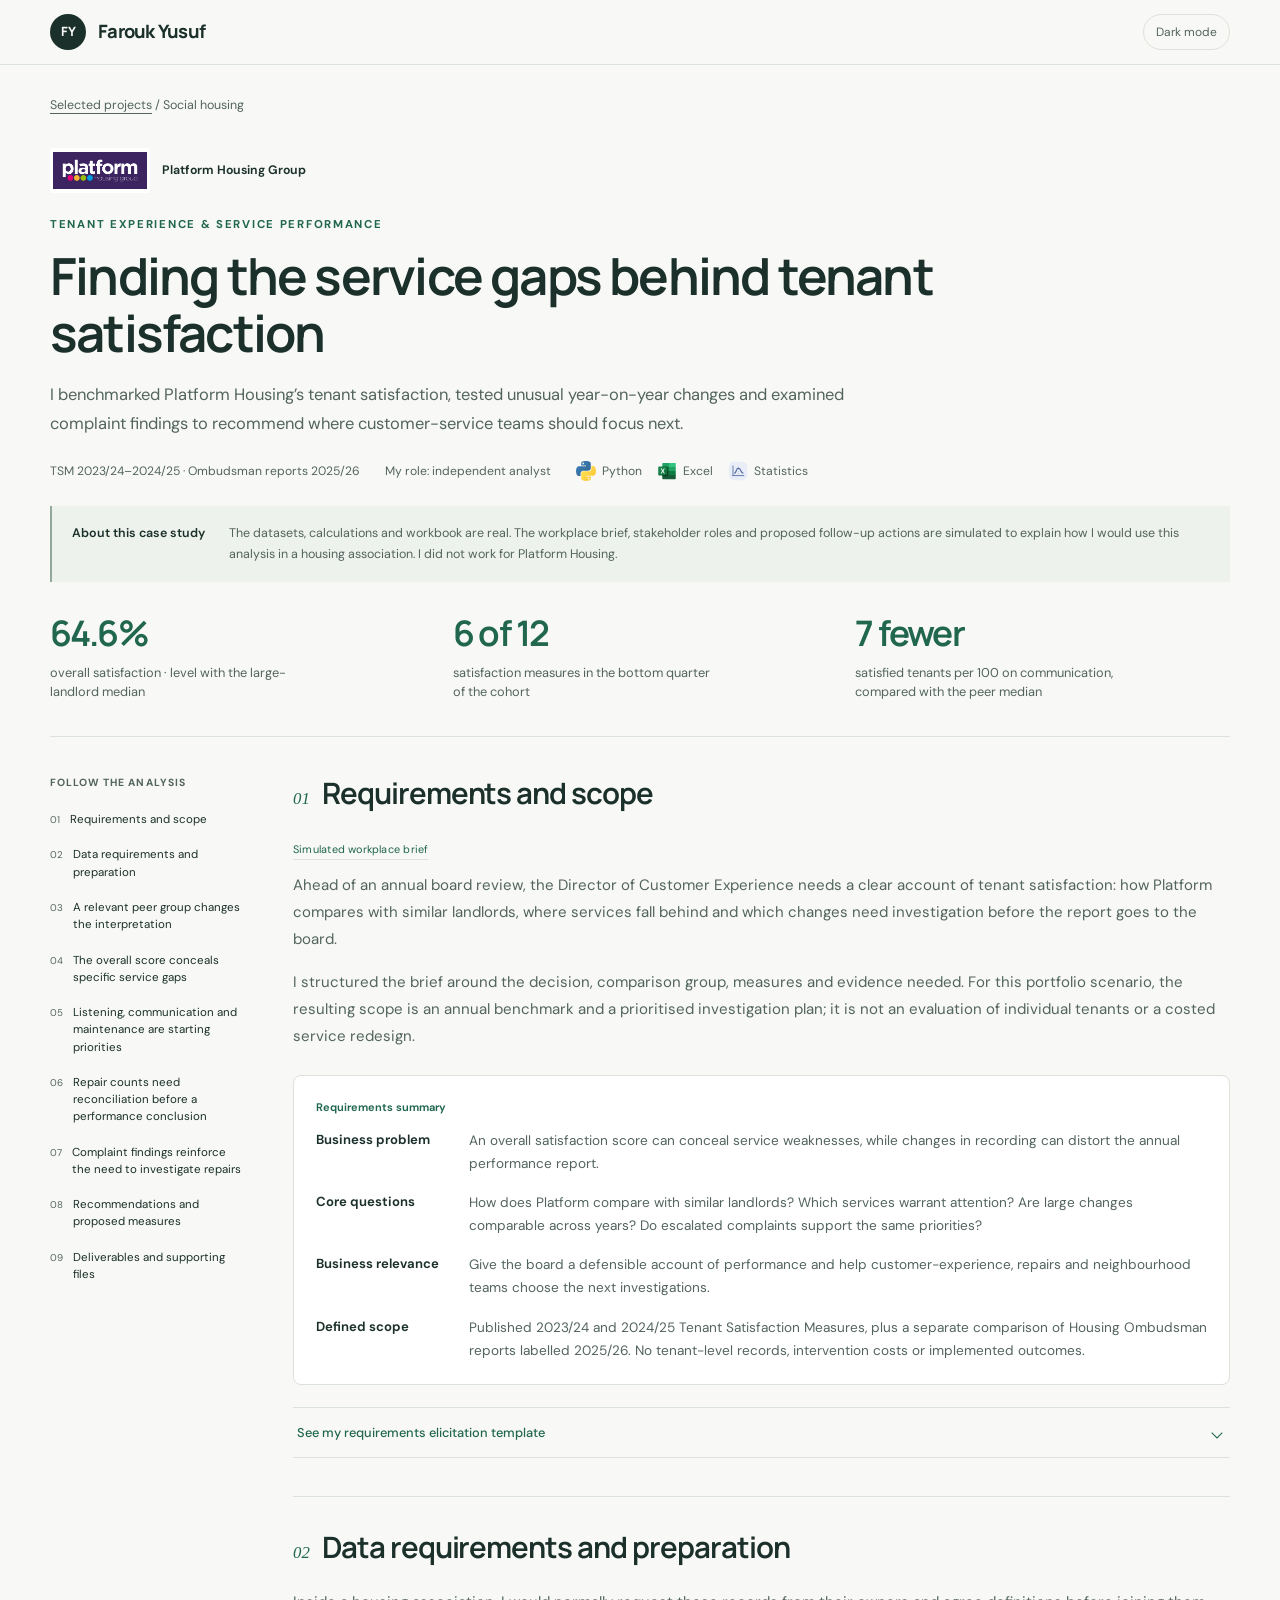
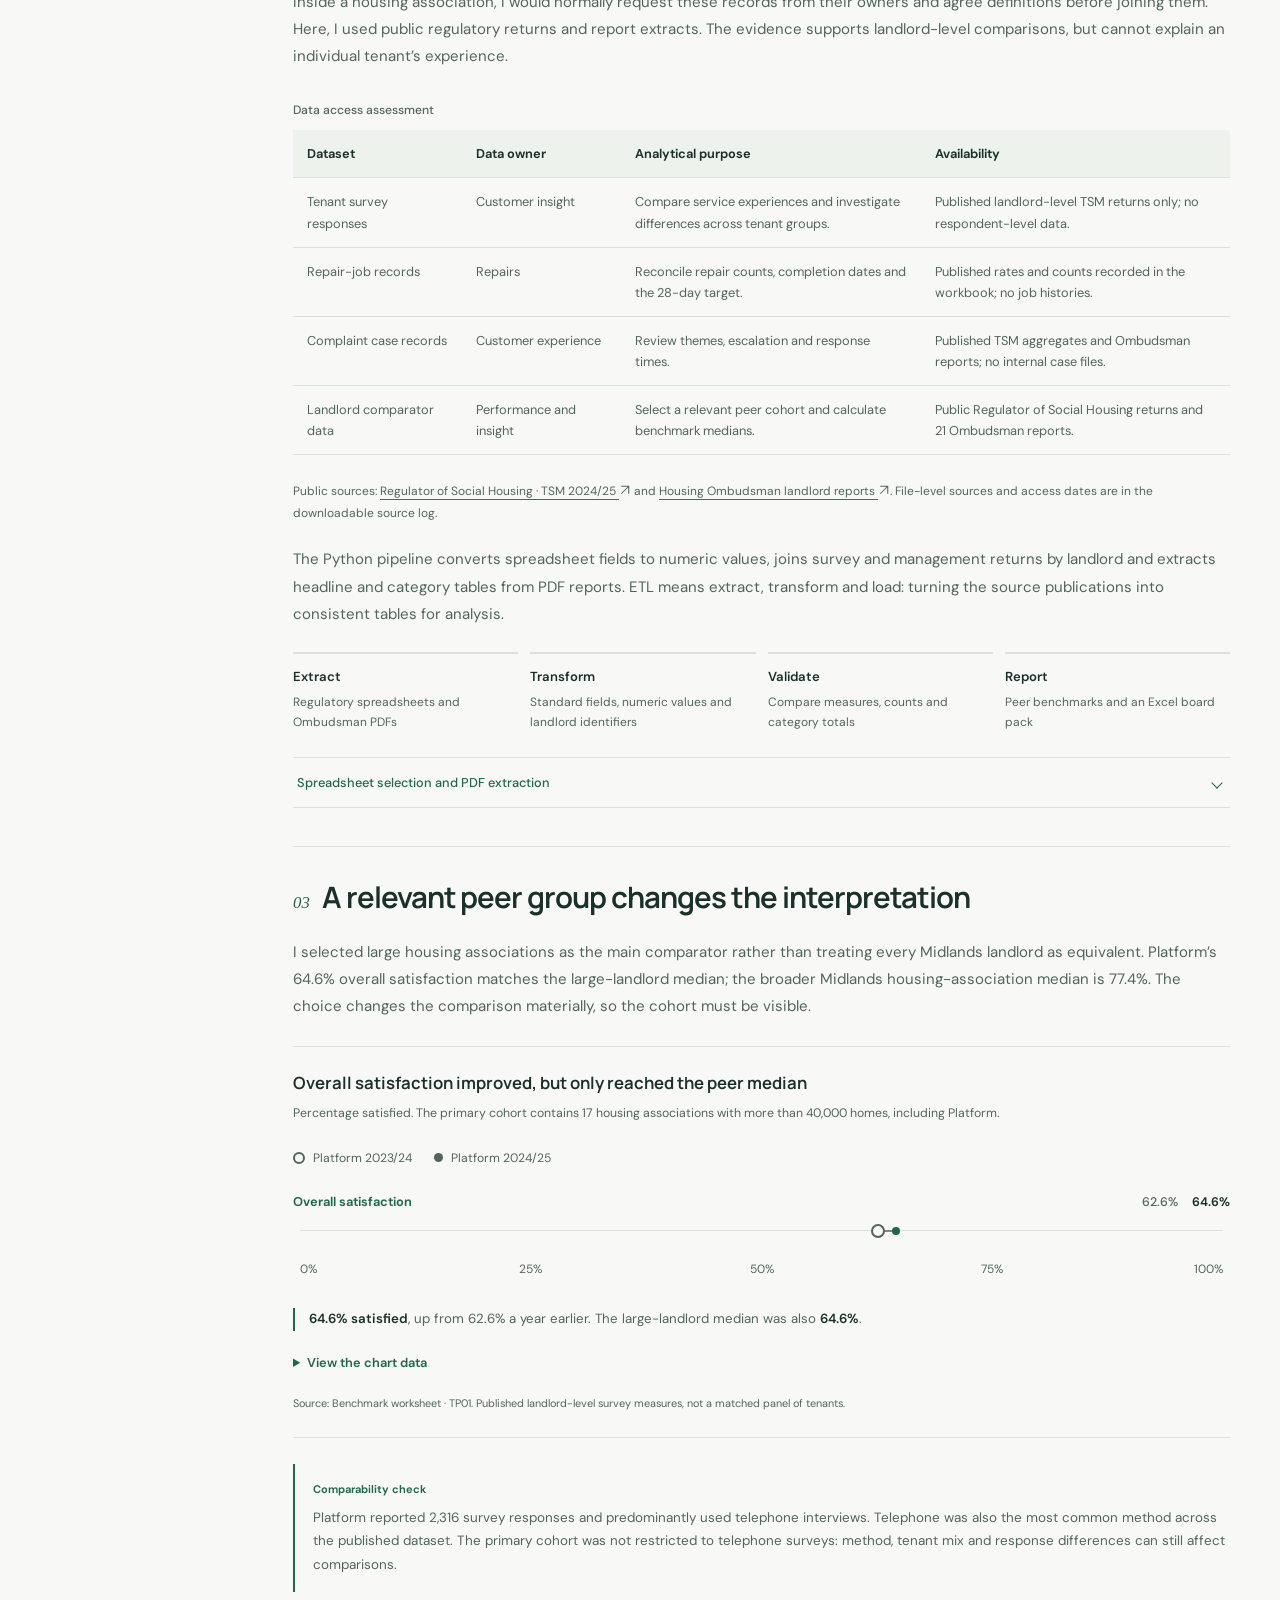
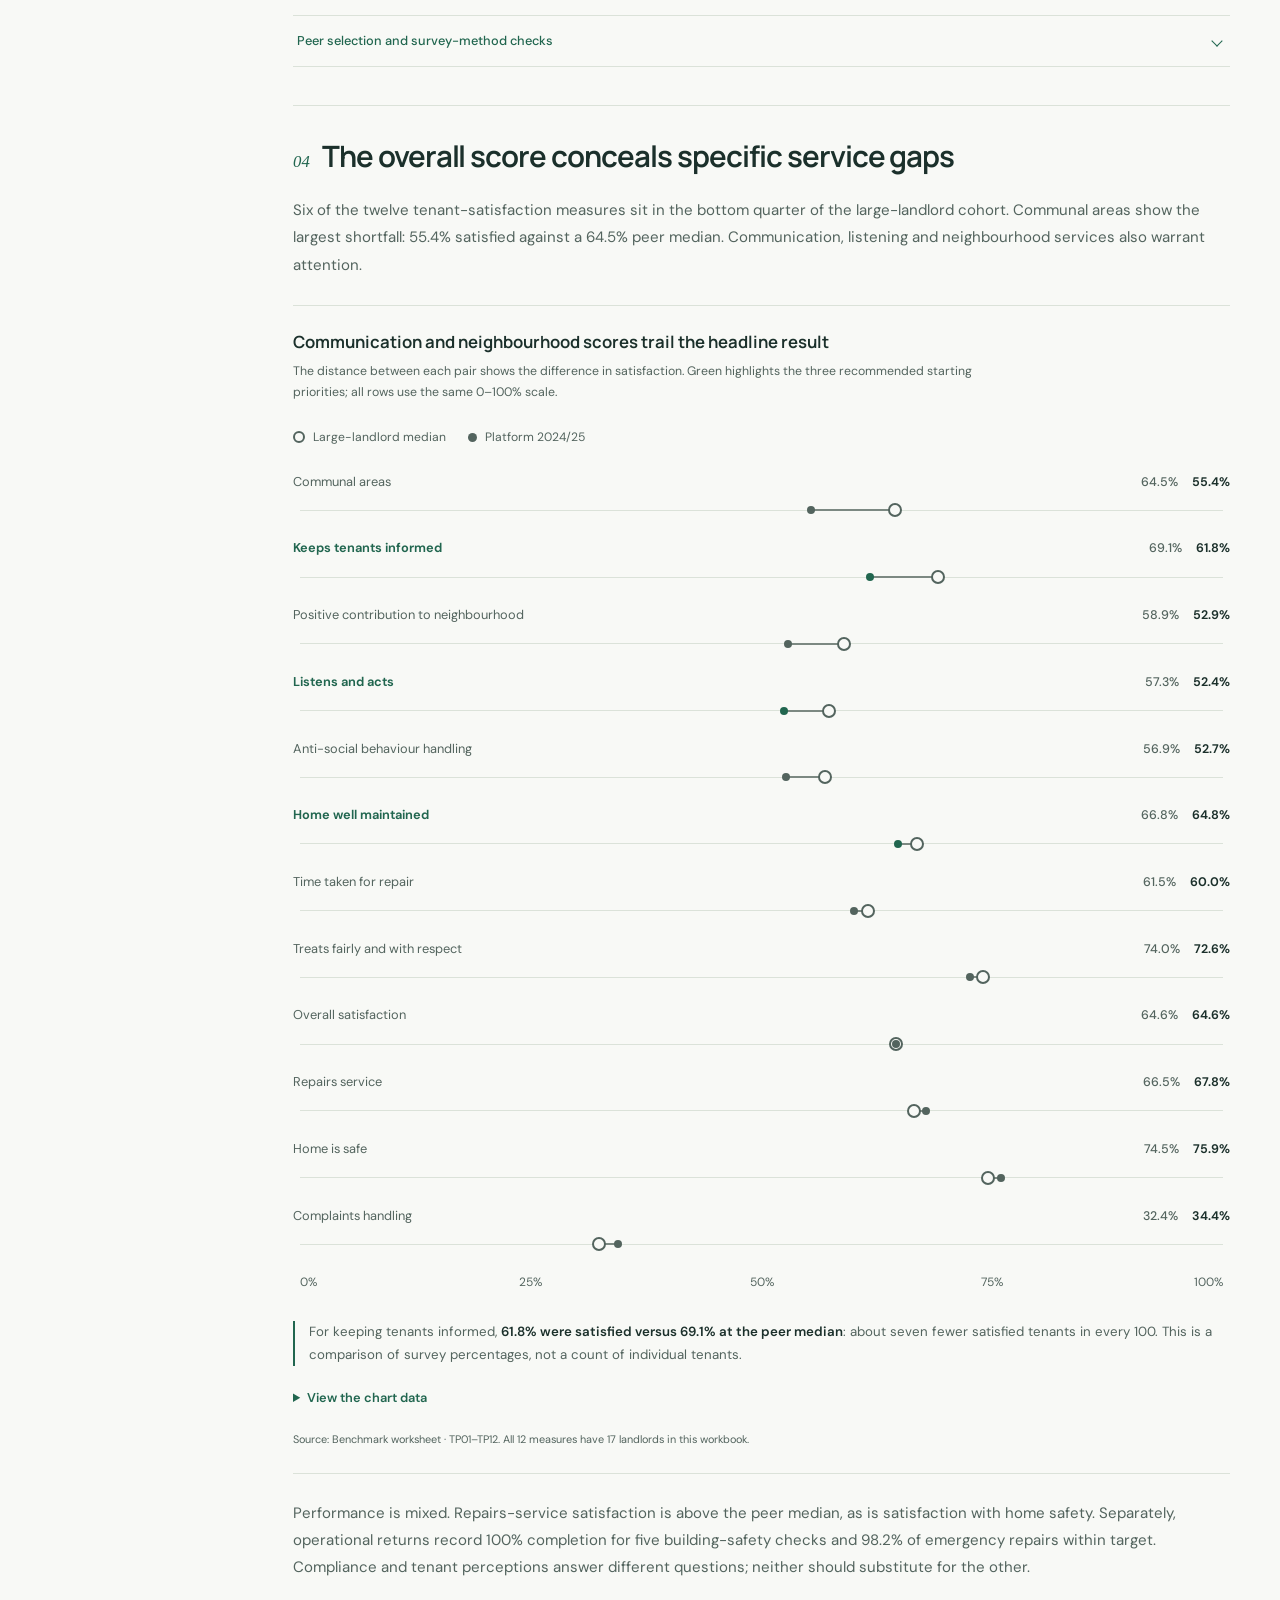
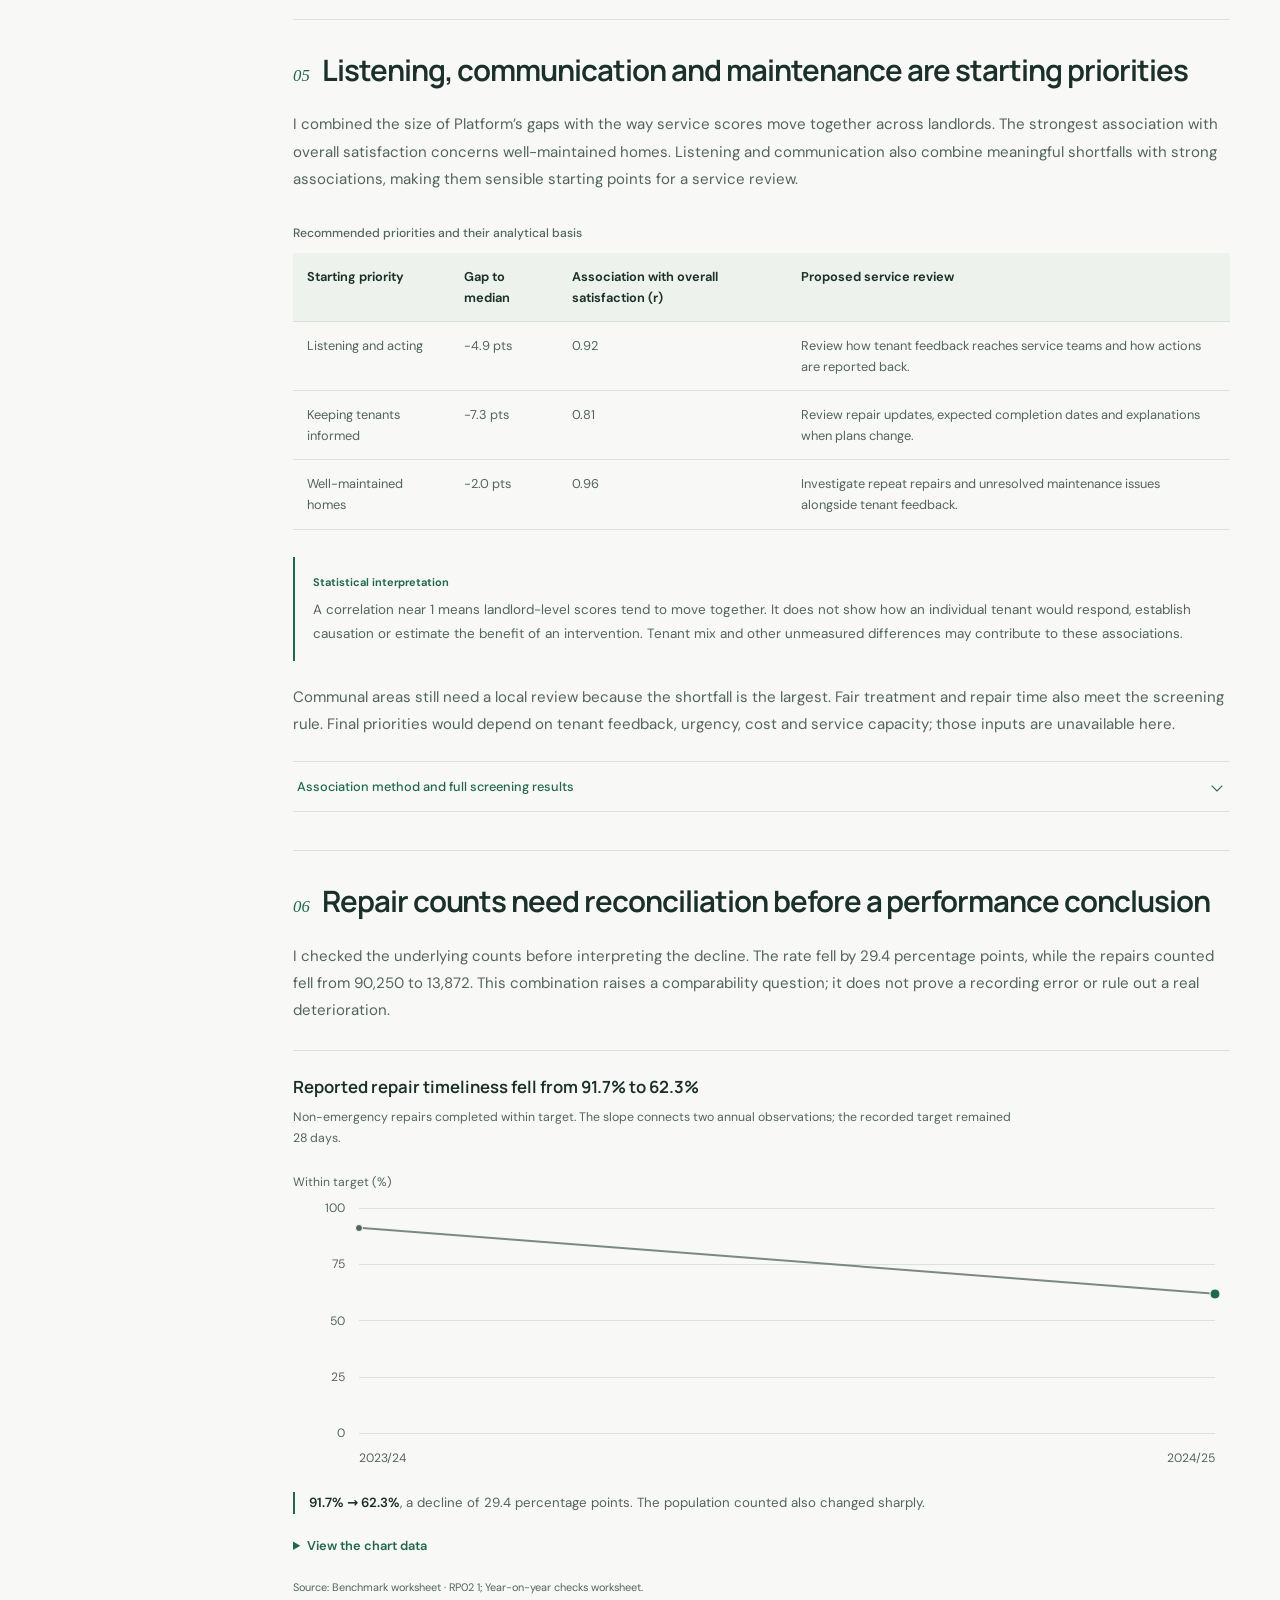
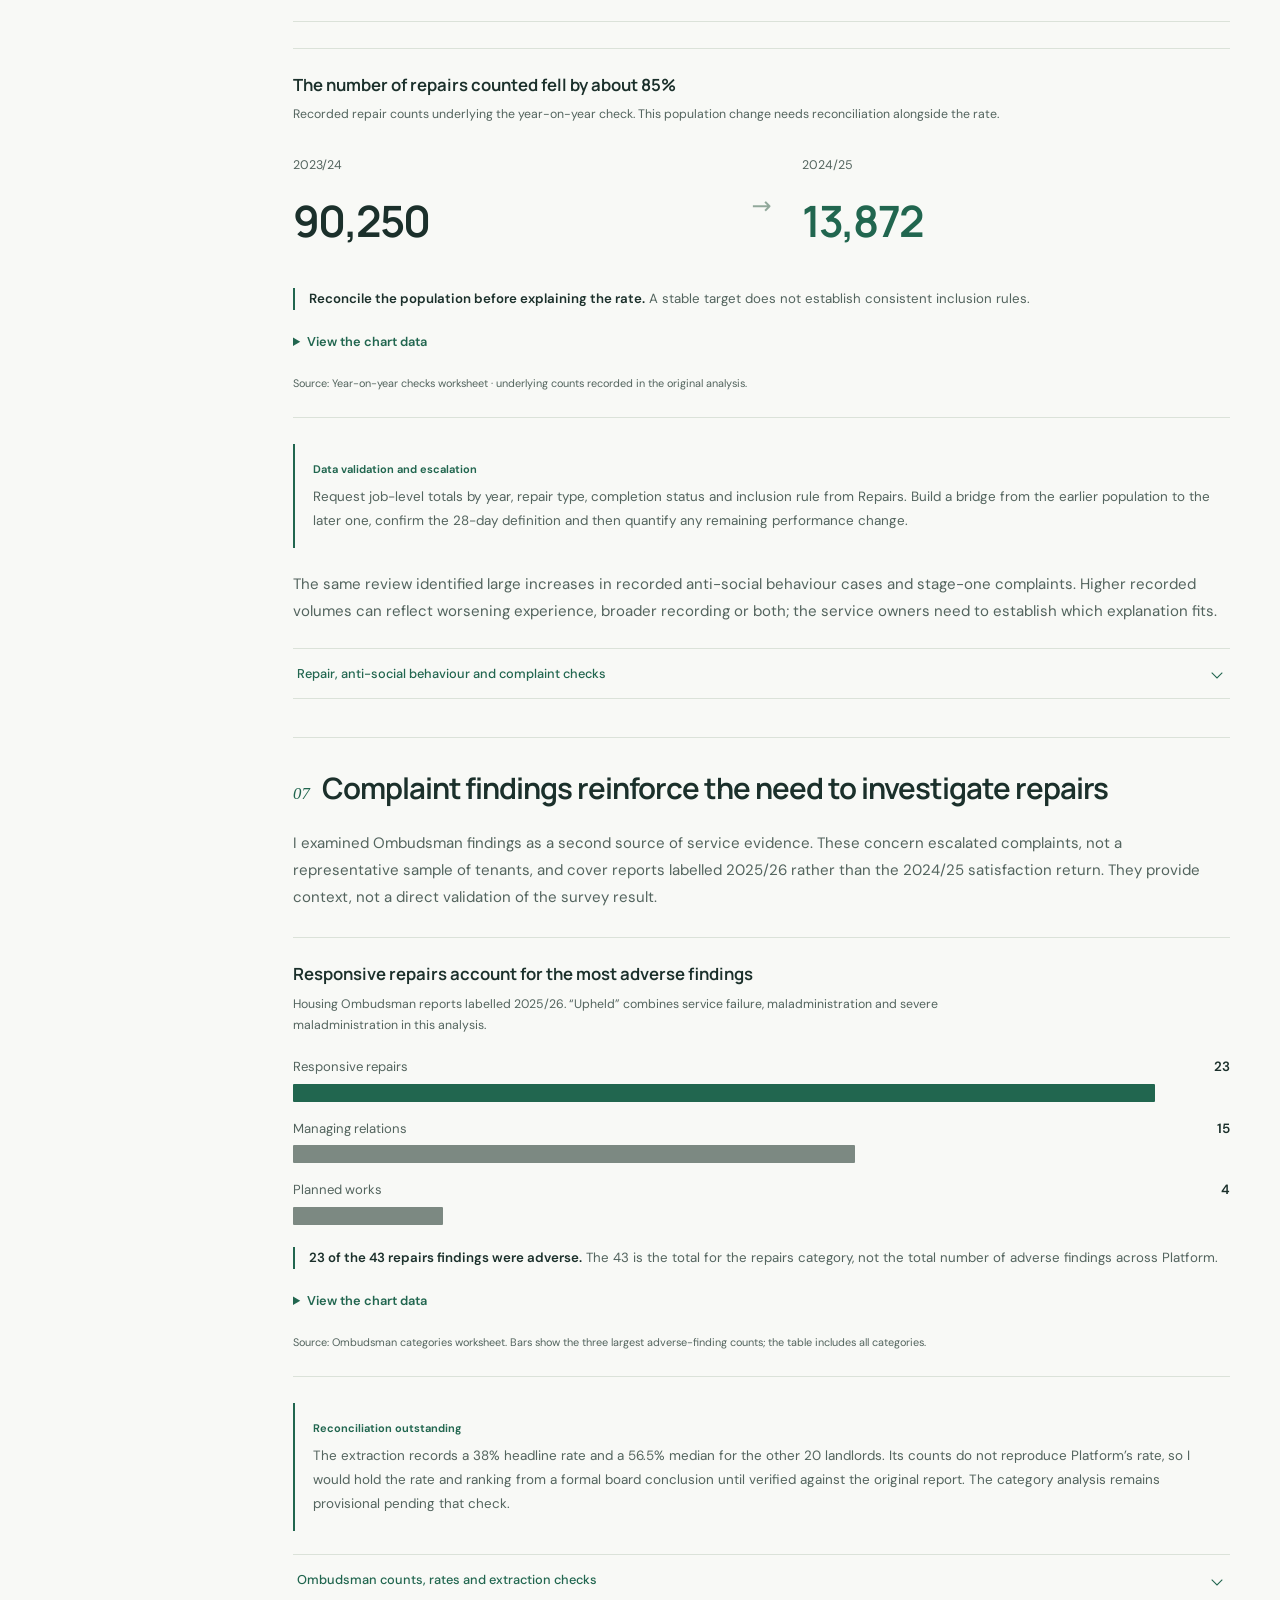
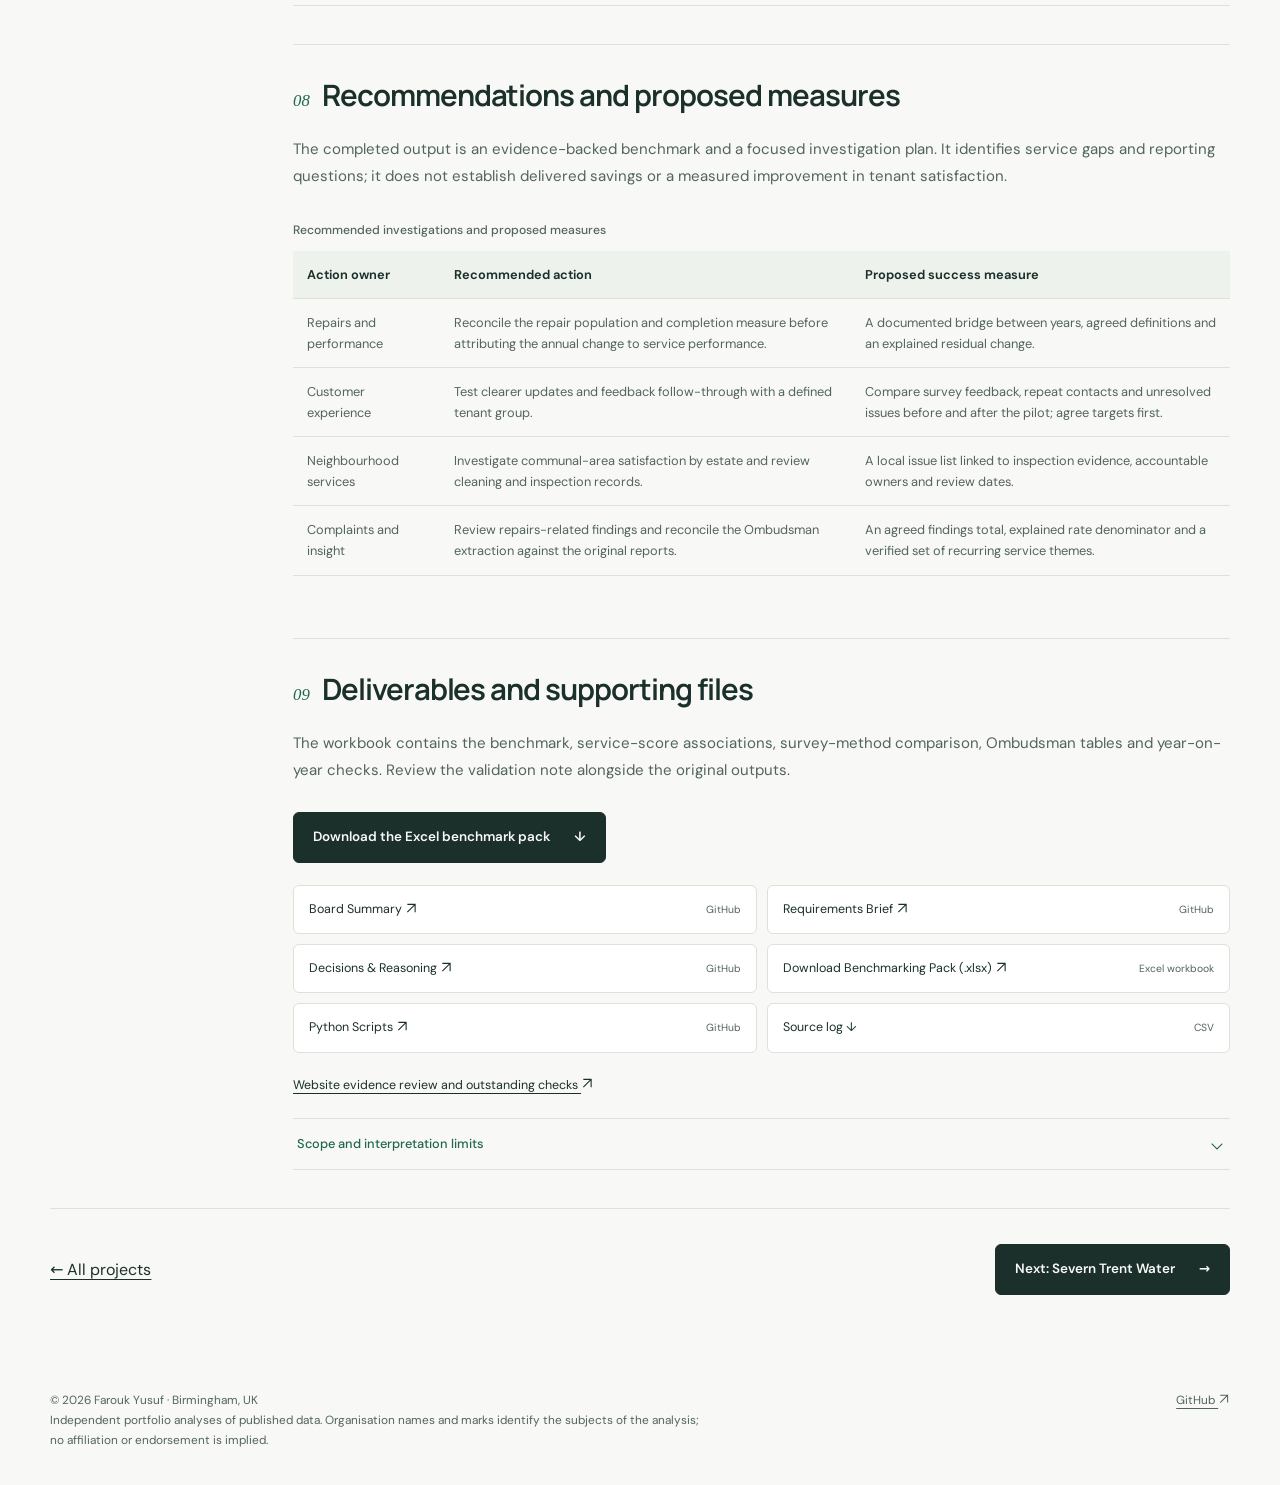
<file: case-studies/platform-housing.html>
<!doctype html>
<html lang="en-GB"><head><meta charset="utf-8"><meta name="viewport" content="width=device-width, initial-scale=1">
<title>Finding the service gaps behind tenant satisfaction | Farouk Yusuf</title><meta name="description" content="I benchmarked Platform Housing’s tenant satisfaction, tested unusual year-on-year changes and examined complaint findings to recommend where customer-service teams should focus next.">
<meta property="og:type" content="website">
<meta property="og:site_name" content="Farouk Yusuf">
<meta property="og:locale" content="en_GB">
<meta property="og:url" content="https://farouk-yusuf.github.io/case-studies/platform-housing.html">
<meta property="og:title" content="Platform Housing | Tenant Satisfaction Benchmarking">
<meta property="og:description" content="Explore 12 tenant satisfaction measures across a cohort of 17 housing associations, service priorities and data checks. Independent analysis by Farouk Yusuf.">
<meta property="og:image" content="https://farouk-yusuf.github.io/assets/social/platform-housing.png">
<meta property="og:image:type" content="image/png">
<meta property="og:image:width" content="1200">
<meta property="og:image:height" content="627">
<meta property="og:image:alt" content="Platform Housing Group logo beside an actual chart comparing tenant satisfaction with the peer median.">
<meta name="twitter:card" content="summary_large_image">
<meta name="twitter:title" content="Platform Housing | Tenant Satisfaction Benchmarking">
<meta name="twitter:description" content="Explore 12 tenant satisfaction measures across a cohort of 17 housing associations, service priorities and data checks. Independent analysis by Farouk Yusuf.">
<meta name="twitter:image" content="https://farouk-yusuf.github.io/assets/social/platform-housing.png">
<meta name="twitter:image:alt" content="Platform Housing Group logo beside an actual chart comparing tenant satisfaction with the peer median.">
<meta name="theme-color" content="#1b302b"><link rel="icon" href="../assets/favicon.svg" type="image/svg+xml">
<link rel="stylesheet" href="../assets/css/site.css"><link rel="stylesheet" href="../assets/css/finance.css"><link rel="stylesheet" href="../assets/css/story-charts.css"><script src="../assets/js/site.js" defer></script></head>
<body><a class="skip-link" href="#main">Skip to content</a>
    <header class="site-header"><div class="container nav">
      <a class="brand" href="../index.html"><span class="brand-mark" aria-hidden="true">FY</span>Farouk Yusuf<span class="sr-only">, home</span></a>
      <button class="theme-button" data-theme-toggle aria-pressed="false" hidden>Dark mode</button>
    </div></header><main class="container finance-case housing-case" id="main"><div class="breadcrumb"><a href="../index.html#projects">Selected projects</a> / Social housing</div>
    <header class="finance-hero"><div class="organisation"><img class="org-logo" src="../assets/logos/platform.png" alt="Platform Housing Group" width="100" height="45"><span>Platform Housing Group</span></div><span class="eyebrow">Tenant experience &amp; service performance</span><h1>Finding the service gaps behind tenant satisfaction</h1><p class="lead">I benchmarked Platform Housing’s tenant satisfaction, tested unusual year-on-year changes and examined complaint findings to recommend where customer-service teams should focus next.</p><div class="finance-meta"><span>TSM 2023/24–2024/25 · Ombudsman reports 2025/26</span><span>My role: independent analyst</span><div class="finance-tools"><span><img src="../assets/icons/python.svg" width="22" height="22" alt="">Python</span><span><img src="../assets/icons/excel.svg" width="22" height="22" alt="">Excel</span><span><img src="../assets/icons/statistics.svg" width="22" height="22" alt="">Statistics</span></div></div></header>
    <aside class="scenario-note" aria-label="About this case study"><strong>About this case study</strong><p>The datasets, calculations and workbook are real. The workplace brief, stakeholder roles and proposed follow-up actions are simulated to explain how I would use this analysis in a housing association. I did not work for Platform Housing.</p></aside><div class="finance-metrics" aria-label="Results at a glance"><div class="finance-metric"><strong>64.6%</strong><span>overall satisfaction · level with the large-landlord median</span></div><div class="finance-metric"><strong>6 of 12</strong><span>satisfaction measures in the bottom quarter of the cohort</span></div><div class="finance-metric"><strong>7 fewer</strong><span>satisfied tenants per 100 on communication, compared with the peer median</span></div></div>
    <div class="finance-layout"><nav class="finance-nav" aria-label="On this page"><strong>Follow the analysis</strong><a href="#brief"><span aria-hidden="true">01</span>Requirements and scope</a><a href="#data"><span aria-hidden="true">02</span>Data requirements and preparation</a><a href="#comparison"><span aria-hidden="true">03</span>A relevant peer group changes the interpretation</a><a href="#gaps"><span aria-hidden="true">04</span>The overall score conceals specific service gaps</a><a href="#priorities"><span aria-hidden="true">05</span>Listening, communication and maintenance are starting priorities</a><a href="#validation"><span aria-hidden="true">06</span>Repair counts need reconciliation before a performance conclusion</a><a href="#complaints"><span aria-hidden="true">07</span>Complaint findings reinforce the need to investigate repairs</a><a href="#actions"><span aria-hidden="true">08</span>Recommendations and proposed measures</a><a href="#files"><span aria-hidden="true">09</span>Deliverables and supporting files</a></nav><div class="finance-content"><section class="finance-section" id="brief" aria-labelledby="brief-heading"><div class="finance-section-heading"><span class="finance-step" aria-hidden="true">01</span><h2 id="brief-heading">Requirements and scope</h2></div><span class="scenario-label">Simulated workplace brief</span><p>Ahead of an annual board review, the Director of Customer Experience needs a clear account of tenant satisfaction: how Platform compares with similar landlords, where services fall behind and which changes need investigation before the report goes to the board.</p><p>I structured the brief around the decision, comparison group, measures and evidence needed. For this portfolio scenario, the resulting scope is an annual benchmark and a prioritised investigation plan; it is not an evaluation of individual tenants or a costed service redesign.</p><aside class="requirements-card" aria-label="Requirements summary"><span class="practice-label">Requirements summary</span><dl><div><dt>Business problem</dt><dd>An overall satisfaction score can conceal service weaknesses, while changes in recording can distort the annual performance report.</dd></div><div><dt>Core questions</dt><dd>How does Platform compare with similar landlords? Which services warrant attention? Are large changes comparable across years? Do escalated complaints support the same priorities?</dd></div><div><dt>Business relevance</dt><dd>Give the board a defensible account of performance and help customer-experience, repairs and neighbourhood teams choose the next investigations.</dd></div><div><dt>Defined scope</dt><dd>Published 2023/24 and 2024/25 Tenant Satisfaction Measures, plus a separate comparison of Housing Ombudsman reports labelled 2025/26. No tenant-level records, intervention costs or implemented outcomes.</dd></div></dl></aside><details class="evidence requirements-template"><summary>See my requirements elicitation template</summary><div class="evidence-body"><p>This is the framework I would use in a stakeholder discussion. The applications below distinguish analytical choices made here from decisions requiring an actual business owner.</p><ol class="framework-items"><li><div class="framework-item-heading"><h3>Decision and audience</h3><span class="framework-status framework-status--assumption">Scenario assumption</span></div><dl><div><dt>Framework prompt</dt><dd>Who will use the report, and which decision should it support?</dd></div><div><dt>Project application</dt><dd>A Director of Customer Experience briefs the board and agrees investigation priorities with Repairs and Neighbourhoods. These stakeholder interactions are simulated.</dd></div></dl></li><li><div class="framework-item-heading"><h3>Comparison and reporting scope</h3><span class="framework-status framework-status--defined">Defined in the analysis</span></div><dl><div><dt>Framework prompt</dt><dd>Which periods, housing stock and landlords form a relevant comparison?</dd></div><div><dt>Project application</dt><dd>Use low-cost rental survey measures and a primary cohort of 17 housing associations with more than 40,000 homes, including Platform. Keep the separate 21-landlord Ombudsman sample and its reporting period explicit.</dd></div></dl></li><li><div class="framework-item-heading"><h3>Measures and interpretation</h3><span class="framework-status framework-status--defined">Defined in the analysis</span></div><dl><div><dt>Framework prompt</dt><dd>Which measures answer the brief, and how should differences be explained?</dd></div><div><dt>Project application</dt><dd>Report satisfaction percentages, differences from the peer median and year-on-year movements. Distinguish survey perceptions, operational target compliance and Ombudsman findings. Associations guide investigation; they do not predict a satisfaction increase.</dd></div></dl></li><li><div class="framework-item-heading"><h3>Data access and privacy</h3><span class="framework-status framework-status--pending">Internal access required</span></div><dl><div><dt>Framework prompt</dt><dd>Which internal records would explain the published aggregates, and how would access be controlled?</dd></div><div><dt>Project application</dt><dd>Request de-identified survey responses, repair-job histories and complaint records through the relevant data owners. Confirm permissions, minimum fields, retention and secure handling before linking records. None were available here.</dd></div></dl></li><li><div class="framework-item-heading"><h3>Definitions and reconciliation</h3><span class="framework-status framework-status--pending">Owner confirmation required</span></div><dl><div><dt>Framework prompt</dt><dd>Are denominators, targets and coding rules comparable, and do extracted totals reconcile?</dd></div><div><dt>Project application</dt><dd>The workbook exposes large changes in repairs and case counts. Reconcile inclusion rules and source totals with service owners. Resolve the Ombudsman rate/count discrepancy and small peer-category extraction differences before formal reporting.</dd></div></dl></li><li><div class="framework-item-heading"><h3>Delivery and acceptance</h3><span class="framework-status framework-status--pending">Stakeholder agreement required</span></div><dl><div><dt>Framework prompt</dt><dd>Which deliverables, review dates and checks would make the report ready for use?</dd></div><div><dt>Project application</dt><dd>An Excel benchmark, a concise board report and an investigation log are the proposed outputs. Agree the deadline, owners and acceptance criteria; require unresolved data issues to be corrected or explicitly qualified.</dd></div></dl></li><li><div class="framework-item-heading"><h3>Service targets and follow-up</h3><span class="framework-status framework-status--pending">Operational agreement required</span></div><dl><div><dt>Framework prompt</dt><dd>Which existing targets apply, and how would an intervention be assessed?</dd></div><div><dt>Project application</dt><dd>The published repair comparison uses a 28-day target in both years. Confirm its coverage before treating it as comparable. Agree service measures, resources and review dates for any pilot; no new target or benefit estimate is assumed.</dd></div></dl></li></ol></div></details></section><section class="finance-section" id="data" aria-labelledby="data-heading"><div class="finance-section-heading"><span class="finance-step" aria-hidden="true">02</span><h2 id="data-heading">Data requirements and preparation</h2></div><p>Inside a housing association, I would normally request these records from their owners and agree definitions before joining them. Here, I used public regulatory returns and report extracts. The evidence supports landlord-level comparisons, but cannot explain an individual tenant’s experience.</p><div class="table-scroll" tabindex="0" role="region" aria-label="Data access assessment"><table><caption>Data access assessment</caption><thead><tr><th scope="col">Dataset</th><th scope="col">Data owner</th><th scope="col">Analytical purpose</th><th scope="col">Availability</th></tr></thead><tbody><tr><td>Tenant survey responses</td><td>Customer insight</td><td>Compare service experiences and investigate differences across tenant groups.</td><td>Published landlord-level TSM returns only; no respondent-level data.</td></tr><tr><td>Repair-job records</td><td>Repairs</td><td>Reconcile repair counts, completion dates and the 28-day target.</td><td>Published rates and counts recorded in the workbook; no job histories.</td></tr><tr><td>Complaint case records</td><td>Customer experience</td><td>Review themes, escalation and response times.</td><td>Published TSM aggregates and Ombudsman reports; no internal case files.</td></tr><tr><td>Landlord comparator data</td><td>Performance and insight</td><td>Select a relevant peer cohort and calculate benchmark medians.</td><td>Public Regulator of Social Housing returns and 21 Ombudsman reports.</td></tr></tbody></table></div><p class="inline-source">Public sources: <a href="https://www.gov.uk/government/statistics/tenant-satisfaction-measures-202425" target="_blank" rel="noopener">Regulator of Social Housing · TSM 2024/25 <svg class="arrow-icon" viewBox="0 0 16 16" aria-hidden="true"><path d="M3 13 13 3M3 3h10v10"/></svg></a> and <a href="https://www.housing-ombudsman.org.uk/landlords/" target="_blank" rel="noopener">Housing Ombudsman landlord reports <svg class="arrow-icon" viewBox="0 0 16 16" aria-hidden="true"><path d="M3 13 13 3M3 3h10v10"/></svg></a>. File-level sources and access dates are in the downloadable source log.</p><p>The Python pipeline converts spreadsheet fields to numeric values, joins survey and management returns by landlord and extracts headline and category tables from PDF reports. ETL means extract, transform and load: turning the source publications into consistent tables for analysis.</p><ol class="etl-flow" aria-label="ETL and reporting workflow"><li><strong>Extract</strong><span>Regulatory spreadsheets and Ombudsman PDFs</span></li><li><strong>Transform</strong><span>Standard fields, numeric values and landlord identifiers</span></li><li><strong>Validate</strong><span>Compare measures, counts and category totals</span></li><li><strong>Report</strong><span>Peer benchmarks and an Excel board pack</span></li></ol><details class="evidence"><summary>Spreadsheet selection and PDF extraction</summary><div class="evidence-body"><a class="evidence-link" href="https://github.com/farouk-yusuf/farouk-yusuf.github.io/blob/main/projects/02_Platform_Housing/scripts/02_tsm_benchmark.py" target="_blank" rel="noopener">TSM preparation and benchmark script <span aria-hidden="true"><svg class="arrow-icon" viewBox="0 0 16 16" aria-hidden="true"><path d="M3 13 13 3M3 3h10v10"/></svg></span></a><a class="evidence-link" href="https://github.com/farouk-yusuf/farouk-yusuf.github.io/blob/main/projects/02_Platform_Housing/scripts/01_extract_ombudsman.py" target="_blank" rel="noopener">Ombudsman PDF extraction script <span aria-hidden="true"><svg class="arrow-icon" viewBox="0 0 16 16" aria-hidden="true"><path d="M3 13 13 3M3 3h10v10"/></svg></span></a></div></details></section><section class="finance-section" id="comparison" aria-labelledby="comparison-heading"><div class="finance-section-heading"><span class="finance-step" aria-hidden="true">03</span><h2 id="comparison-heading">A relevant peer group changes the interpretation</h2></div><p>I selected large housing associations as the main comparator rather than treating every Midlands landlord as equivalent. Platform’s 64.6% overall satisfaction matches the large-landlord median; the broader Midlands housing-association median is 77.4%. The choice changes the comparison materially, so the cohort must be visible.</p><figure class="chart-panel"><figcaption>Overall satisfaction improved, but only reached the peer median</figcaption>
    <p class="chart-subtitle">Percentage satisfied. The primary cohort contains 17 housing associations with more than 40,000 homes, including Platform.</p><div class="paired-plot" data-viz="paired-dot" aria-hidden="true"><div class="plot-legend"><span><i class="legend-dot legend-dot--open"></i>Platform 2023/24</span><span><i class="legend-dot"></i>Platform 2024/25</span></div><ul><li class="pair-row pair-row--focus"><div class="pair-heading"><span>Overall satisfaction</span><strong><span>62.6%</span><span>64.6%</span></strong></div><div class="pair-scale"><span class="pair-link" style="left:62.6000%;width:2.0000%"></span><i class="pair-dot pair-dot--open" data-value="62.60000000" style="left:62.6000%"></i><i class="pair-dot" data-value="64.60000000" style="left:64.6000%"></i></div></li></ul><div class="pair-ticks"><span style="left:0.0000%" class="plot-tick--first">0%</span><span style="left:25.0000%" class="">25%</span><span style="left:50.0000%" class="">50%</span><span style="left:75.0000%" class="">75%</span><span style="left:100.0000%" class="plot-tick--last">100%</span></div></div><p class="chart-annotation"><strong>64.6% satisfied</strong>, up from 62.6% a year earlier. The large-landlord median was also <strong>64.6%</strong>.</p>
    <details><summary>View the chart data</summary><div class="table-scroll" tabindex="0" role="region" aria-label="Overall satisfaction improved, but only reached the peer median"><table><caption>Overall satisfaction improved, but only reached the peer median</caption><thead><tr><th scope="col">Landlord / period</th><th scope="col">Overall satisfaction (%)</th></tr></thead><tbody><tr><td>Platform · 2023/24</td><td>62.6</td></tr><tr><td>Platform · 2024/25</td><td>64.6</td></tr><tr><td>Large-landlord median · 2024/25</td><td>64.6</td></tr></tbody></table></div></details>
    <p class="chart-source">Source: Benchmark worksheet · TP01. Published landlord-level survey measures, not a matched panel of tenants.</p></figure><aside class="practice-note"><span class="practice-label">Comparability check</span><p>Platform reported 2,316 survey responses and predominantly used telephone interviews. Telephone was also the most common method across the published dataset. The primary cohort was not restricted to telephone surveys: method, tenant mix and response differences can still affect comparisons.</p></aside><details class="evidence"><summary>Peer selection and survey-method checks</summary><div class="evidence-body"><pre tabindex="0" role="region" aria-label="Code excerpt"><code>cur = tsm[tsm.year == &quot;2024/25&quot;]; prev = tsm[tsm.year == &quot;2023/24&quot;]
plat, plat_prev = cur[cur.landlord == PLATFORM].iloc[0], prev[prev.landlord == PLATFORM].iloc[0]
large = cur[(cur.type == &quot;PRP&quot;) &amp; (cur.size_band.astype(str).str.contains(&quot;&gt;40&quot;))]
midl = cur[(cur.type == &quot;PRP&quot;) &amp; (cur.region == &quot;Midlands&quot;)]</code></pre><a class="evidence-link" href="https://github.com/farouk-yusuf/farouk-yusuf.github.io/blob/main/projects/02_Platform_Housing/scripts/02_tsm_benchmark.py" target="_blank" rel="noopener">Peer-cohort definitions <span aria-hidden="true"><svg class="arrow-icon" viewBox="0 0 16 16" aria-hidden="true"><path d="M3 13 13 3M3 3h10v10"/></svg></span></a><div class="table-scroll" tabindex="0" role="region" aria-label="Survey-method comparison across the full published dataset"><table><caption>Survey-method comparison across the full published dataset</caption><thead><tr><th scope="col">Predominant survey method</th><th scope="col">Landlords</th><th scope="col">Median satisfaction (%)</th></tr></thead><tbody><tr><td>Face to Face</td><td>15</td><td>71.0</td></tr><tr><td>Internet</td><td>44</td><td>67.9</td></tr><tr><td>No predominant method</td><td>18</td><td>70.8</td></tr><tr><td>Postal</td><td>29</td><td>77.6</td></tr><tr><td>SMS</td><td>5</td><td>70.6</td></tr><tr><td>Telephone</td><td>242</td><td>71.6</td></tr></tbody></table></div></div></details></section><section class="finance-section" id="gaps" aria-labelledby="gaps-heading"><div class="finance-section-heading"><span class="finance-step" aria-hidden="true">04</span><h2 id="gaps-heading">The overall score conceals specific service gaps</h2></div><p>Six of the twelve tenant-satisfaction measures sit in the bottom quarter of the large-landlord cohort. Communal areas show the largest shortfall: 55.4% satisfied against a 64.5% peer median. Communication, listening and neighbourhood services also warrant attention.</p><figure class="chart-panel"><figcaption>Communication and neighbourhood scores trail the headline result</figcaption>
    <p class="chart-subtitle">The distance between each pair shows the difference in satisfaction. Green highlights the three recommended starting priorities; all rows use the same 0–100% scale.</p><div class="paired-plot" data-viz="paired-dot" aria-hidden="true"><div class="plot-legend"><span><i class="legend-dot legend-dot--open"></i>Large-landlord median</span><span><i class="legend-dot"></i>Platform 2024/25</span></div><ul><li class="pair-row "><div class="pair-heading"><span>Communal areas</span><strong><span>64.5%</span><span>55.4%</span></strong></div><div class="pair-scale"><span class="pair-link" style="left:55.4000%;width:9.1000%"></span><i class="pair-dot pair-dot--open" data-value="64.50000000" style="left:64.5000%"></i><i class="pair-dot" data-value="55.40000000" style="left:55.4000%"></i></div></li><li class="pair-row pair-row--focus"><div class="pair-heading"><span>Keeps tenants informed</span><strong><span>69.1%</span><span>61.8%</span></strong></div><div class="pair-scale"><span class="pair-link" style="left:61.8000%;width:7.3000%"></span><i class="pair-dot pair-dot--open" data-value="69.10000000" style="left:69.1000%"></i><i class="pair-dot" data-value="61.80000000" style="left:61.8000%"></i></div></li><li class="pair-row "><div class="pair-heading"><span>Positive contribution to neighbourhood</span><strong><span>58.9%</span><span>52.9%</span></strong></div><div class="pair-scale"><span class="pair-link" style="left:52.9000%;width:6.0000%"></span><i class="pair-dot pair-dot--open" data-value="58.90000000" style="left:58.9000%"></i><i class="pair-dot" data-value="52.90000000" style="left:52.9000%"></i></div></li><li class="pair-row pair-row--focus"><div class="pair-heading"><span>Listens and acts</span><strong><span>57.3%</span><span>52.4%</span></strong></div><div class="pair-scale"><span class="pair-link" style="left:52.4000%;width:4.9000%"></span><i class="pair-dot pair-dot--open" data-value="57.30000000" style="left:57.3000%"></i><i class="pair-dot" data-value="52.40000000" style="left:52.4000%"></i></div></li><li class="pair-row "><div class="pair-heading"><span>Anti-social behaviour handling</span><strong><span>56.9%</span><span>52.7%</span></strong></div><div class="pair-scale"><span class="pair-link" style="left:52.7000%;width:4.2000%"></span><i class="pair-dot pair-dot--open" data-value="56.90000000" style="left:56.9000%"></i><i class="pair-dot" data-value="52.70000000" style="left:52.7000%"></i></div></li><li class="pair-row pair-row--focus"><div class="pair-heading"><span>Home well maintained</span><strong><span>66.8%</span><span>64.8%</span></strong></div><div class="pair-scale"><span class="pair-link" style="left:64.8000%;width:2.0000%"></span><i class="pair-dot pair-dot--open" data-value="66.80000000" style="left:66.8000%"></i><i class="pair-dot" data-value="64.80000000" style="left:64.8000%"></i></div></li><li class="pair-row "><div class="pair-heading"><span>Time taken for repair</span><strong><span>61.5%</span><span>60.0%</span></strong></div><div class="pair-scale"><span class="pair-link" style="left:60.0000%;width:1.5000%"></span><i class="pair-dot pair-dot--open" data-value="61.50000000" style="left:61.5000%"></i><i class="pair-dot" data-value="60.00000000" style="left:60.0000%"></i></div></li><li class="pair-row "><div class="pair-heading"><span>Treats fairly and with respect</span><strong><span>74.0%</span><span>72.6%</span></strong></div><div class="pair-scale"><span class="pair-link" style="left:72.6000%;width:1.4000%"></span><i class="pair-dot pair-dot--open" data-value="74.00000000" style="left:74.0000%"></i><i class="pair-dot" data-value="72.60000000" style="left:72.6000%"></i></div></li><li class="pair-row "><div class="pair-heading"><span>Overall satisfaction</span><strong><span>64.6%</span><span>64.6%</span></strong></div><div class="pair-scale"><span class="pair-link" style="left:64.6000%;width:0.0000%"></span><i class="pair-dot pair-dot--open" data-value="64.60000000" style="left:64.6000%"></i><i class="pair-dot" data-value="64.60000000" style="left:64.6000%"></i></div></li><li class="pair-row "><div class="pair-heading"><span>Repairs service</span><strong><span>66.5%</span><span>67.8%</span></strong></div><div class="pair-scale"><span class="pair-link" style="left:66.5000%;width:1.3000%"></span><i class="pair-dot pair-dot--open" data-value="66.50000000" style="left:66.5000%"></i><i class="pair-dot" data-value="67.80000000" style="left:67.8000%"></i></div></li><li class="pair-row "><div class="pair-heading"><span>Home is safe</span><strong><span>74.5%</span><span>75.9%</span></strong></div><div class="pair-scale"><span class="pair-link" style="left:74.5000%;width:1.4000%"></span><i class="pair-dot pair-dot--open" data-value="74.50000000" style="left:74.5000%"></i><i class="pair-dot" data-value="75.90000000" style="left:75.9000%"></i></div></li><li class="pair-row "><div class="pair-heading"><span>Complaints handling</span><strong><span>32.4%</span><span>34.4%</span></strong></div><div class="pair-scale"><span class="pair-link" style="left:32.4000%;width:2.0000%"></span><i class="pair-dot pair-dot--open" data-value="32.40000000" style="left:32.4000%"></i><i class="pair-dot" data-value="34.40000000" style="left:34.4000%"></i></div></li></ul><div class="pair-ticks"><span style="left:0.0000%" class="plot-tick--first">0%</span><span style="left:25.0000%" class="">25%</span><span style="left:50.0000%" class="">50%</span><span style="left:75.0000%" class="">75%</span><span style="left:100.0000%" class="plot-tick--last">100%</span></div></div><p class="chart-annotation">For keeping tenants informed, <strong>61.8% were satisfied versus 69.1% at the peer median</strong>: about seven fewer satisfied tenants in every 100. This is a comparison of survey percentages, not a count of individual tenants.</p>
    <details><summary>View the chart data</summary><div class="table-scroll" tabindex="0" role="region" aria-label="Communication and neighbourhood scores trail the headline result"><table><caption>Communication and neighbourhood scores trail the headline result</caption><thead><tr><th scope="col">Measure</th><th scope="col">Platform satisfied (%)</th><th scope="col">Peer median (%)</th><th scope="col">Gap (percentage points)</th><th scope="col">Quartile</th><th scope="col">Landlords compared</th></tr></thead><tbody><tr><td>TP10 Communal areas</td><td>55.4</td><td>64.5</td><td>-9.1</td><td>Bottom</td><td>17</td></tr><tr><td>TP07 Keeps tenants informed</td><td>61.8</td><td>69.1</td><td>-7.3</td><td>Bottom</td><td>17</td></tr><tr><td>TP11 Positive contribution to neighbourhood</td><td>52.9</td><td>58.9</td><td>-6.0</td><td>Bottom</td><td>17</td></tr><tr><td>TP06 Listens and acts</td><td>52.4</td><td>57.3</td><td>-4.9</td><td>Bottom</td><td>17</td></tr><tr><td>TP12 ASB handling</td><td>52.7</td><td>56.9</td><td>-4.2</td><td>Bottom</td><td>17</td></tr><tr><td>TP04 Home well maintained</td><td>64.8</td><td>66.8</td><td>-2.0</td><td>Lower middle</td><td>17</td></tr><tr><td>TP03 Time taken for repair</td><td>60.0</td><td>61.5</td><td>-1.5</td><td>Lower middle</td><td>17</td></tr><tr><td>TP08 Treats fairly and with respect</td><td>72.6</td><td>74.0</td><td>-1.4</td><td>Bottom</td><td>17</td></tr><tr><td>TP01 Overall satisfaction</td><td>64.6</td><td>64.6</td><td>0.0</td><td>Lower middle</td><td>17</td></tr><tr><td>TP02 Repairs service</td><td>67.8</td><td>66.5</td><td>1.3</td><td>Upper middle</td><td>17</td></tr><tr><td>TP05 Home is safe</td><td>75.9</td><td>74.5</td><td>1.4</td><td>Upper middle</td><td>17</td></tr><tr><td>TP09 Complaints handling</td><td>34.4</td><td>32.4</td><td>2.0</td><td>Upper middle</td><td>17</td></tr></tbody></table></div></details>
    <p class="chart-source">Source: Benchmark worksheet · TP01–TP12. All 12 measures have 17 landlords in this workbook.</p></figure><p>Performance is mixed. Repairs-service satisfaction is above the peer median, as is satisfaction with home safety. Separately, operational returns record 100% completion for five building-safety checks and 98.2% of emergency repairs within target. Compliance and tenant perceptions answer different questions; neither should substitute for the other.</p></section><section class="finance-section" id="priorities" aria-labelledby="priorities-heading"><div class="finance-section-heading"><span class="finance-step" aria-hidden="true">05</span><h2 id="priorities-heading">Listening, communication and maintenance are starting priorities</h2></div><p>I combined the size of Platform’s gaps with the way service scores move together across landlords. The strongest association with overall satisfaction concerns well-maintained homes. Listening and communication also combine meaningful shortfalls with strong associations, making them sensible starting points for a service review.</p><div class="table-scroll" tabindex="0" role="region" aria-label="Recommended priorities and their analytical basis"><table><caption>Recommended priorities and their analytical basis</caption><thead><tr><th scope="col">Starting priority</th><th scope="col">Gap to median</th><th scope="col">Association with overall satisfaction (r)</th><th scope="col">Proposed service review</th></tr></thead><tbody><tr><td>Listening and acting</td><td>-4.9 pts</td><td>0.92</td><td>Review how tenant feedback reaches service teams and how actions are reported back.</td></tr><tr><td>Keeping tenants informed</td><td>-7.3 pts</td><td>0.81</td><td>Review repair updates, expected completion dates and explanations when plans change.</td></tr><tr><td>Well-maintained homes</td><td>-2.0 pts</td><td>0.96</td><td>Investigate repeat repairs and unresolved maintenance issues alongside tenant feedback.</td></tr></tbody></table></div><aside class="practice-note"><span class="practice-label">Statistical interpretation</span><p>A correlation near 1 means landlord-level scores tend to move together. It does not show how an individual tenant would respond, establish causation or estimate the benefit of an intervention. Tenant mix and other unmeasured differences may contribute to these associations.</p></aside><p>Communal areas still need a local review because the shortfall is the largest. Fair treatment and repair time also meet the screening rule. Final priorities would depend on tenant feedback, urgency, cost and service capacity; those inputs are unavailable here.</p><details class="evidence"><summary>Association method and full screening results</summary><div class="evidence-body"><p>The script uses complete landlord rows across all twelve survey measures, calculates Pearson correlations and flags measures with a correlation of at least 0.80 and a negative Platform gap. Five measures meet that screening rule. The three recommendations above are an analyst-selected starting set, not an automatic or cost-optimised ranking.</p><pre tabindex="0" role="region" aria-label="Code excerpt"><code>drv = cur[list(TP)].dropna()
corr = drv.corr()[&quot;TP01&quot;].drop(&quot;TP01&quot;).sort_values(ascending=False)
drivers = pd.DataFrame({&quot;Measure&quot;: [f&quot;{k} {TP[k]}&quot; for k in corr.index], &quot;Correlation with overall satisfaction&quot;: corr.round(2).values,
                        &quot;Platform gap to large HA median (pts)&quot;: [round(plat[k] - large[k].median(), 1) for k in corr.index]})
drivers[&quot;Priority&quot;] = np.where((drivers[&quot;Correlation with overall satisfaction&quot;] &gt;= 0.8) &amp; (drivers[&quot;Platform gap to large HA median (pts)&quot;] &lt; 0), &quot;Improve&quot;, &quot;&quot;)</code></pre><div class="table-scroll" tabindex="0" role="region" aria-label="All service-score associations and screening flags"><table><caption>All service-score associations and screening flags</caption><thead><tr><th scope="col">Satisfaction measure</th><th scope="col">Correlation with overall satisfaction (r)</th><th scope="col">Platform gap (percentage points)</th><th scope="col">Rule-based flag</th></tr></thead><tbody><tr><td>TP04 Home well maintained</td><td>0.96</td><td>-2.0</td><td>Improve</td></tr><tr><td>TP06 Listens and acts</td><td>0.92</td><td>-4.9</td><td>Improve</td></tr><tr><td>TP02 Repairs service</td><td>0.90</td><td>1.3</td><td>Not flagged</td></tr><tr><td>TP05 Home is safe</td><td>0.90</td><td>1.4</td><td>Not flagged</td></tr><tr><td>TP08 Treats fairly and with respect</td><td>0.89</td><td>-1.4</td><td>Improve</td></tr><tr><td>TP03 Time taken for repair</td><td>0.86</td><td>-1.5</td><td>Improve</td></tr><tr><td>TP07 Keeps tenants informed</td><td>0.81</td><td>-7.3</td><td>Improve</td></tr><tr><td>TP09 Complaints handling</td><td>0.78</td><td>2.0</td><td>Not flagged</td></tr><tr><td>TP11 Positive contribution to neighbourhood</td><td>0.75</td><td>-6.0</td><td>Not flagged</td></tr><tr><td>TP10 Communal areas</td><td>0.71</td><td>-9.1</td><td>Not flagged</td></tr><tr><td>TP12 ASB handling</td><td>0.71</td><td>-4.2</td><td>Not flagged</td></tr></tbody></table></div><a class="evidence-link" href="https://github.com/farouk-yusuf/farouk-yusuf.github.io/blob/main/projects/02_Platform_Housing/scripts/02_tsm_benchmark.py" target="_blank" rel="noopener">Association calculations and screening rule <span aria-hidden="true"><svg class="arrow-icon" viewBox="0 0 16 16" aria-hidden="true"><path d="M3 13 13 3M3 3h10v10"/></svg></span></a></div></details></section><section class="finance-section" id="validation" aria-labelledby="validation-heading"><div class="finance-section-heading"><span class="finance-step" aria-hidden="true">06</span><h2 id="validation-heading">Repair counts need reconciliation before a performance conclusion</h2></div><p>I checked the underlying counts before interpreting the decline. The rate fell by 29.4 percentage points, while the repairs counted fell from 90,250 to 13,872. This combination raises a comparability question; it does not prove a recording error or rule out a real deterioration.</p><figure class="chart-panel"><figcaption>Reported repair timeliness fell from 91.7% to 62.3%</figcaption>
    <p class="chart-subtitle">Non-emergency repairs completed within target. The slope connects two annual observations; the recorded target remained 28 days.</p><div class="story-plot" data-viz="slope" aria-hidden="true"><div class="plot-unit">Within target (%)</div><div class="plot-grid"><div class="plot-y-labels"><span style="bottom:0.0000%">0</span><span style="bottom:25.0000%">25</span><span style="bottom:50.0000%">50</span><span style="bottom:75.0000%">75</span><span style="bottom:100.0000%">100</span></div><div class="plot-area"><div class="plot-guides"><span style="bottom:0.0000%"></span><span style="bottom:25.0000%"></span><span style="bottom:50.0000%"></span><span style="bottom:75.0000%"></span><span style="bottom:100.0000%"></span></div><svg class="plot-geometry" viewBox="0 0 100 100" preserveAspectRatio="none"><polyline class="plot-series" points="0.0000,8.3000 100.0000,37.7000" vector-effect="non-scaling-stroke"/></svg><span class="plot-dot " data-value="91.70000000" style="left:0.0000%;bottom:91.7000%" title="2023/24: 91.7"></span><span class="plot-dot plot-dot--focus" data-value="62.30000000" style="left:100.0000%;bottom:62.3000%" title="2024/25: 62.3"></span></div></div><div class="plot-x-labels"><span class="plot-tick--first" style="left:0.0000%">2023/24</span><span class="plot-tick--last" style="left:100.0000%">2024/25</span></div><div class="plot-x-title"></div></div><p class="chart-annotation"><strong>91.7% → 62.3%</strong>, a decline of 29.4 percentage points. The population counted also changed sharply.</p>
    <details><summary>View the chart data</summary><div class="table-scroll" tabindex="0" role="region" aria-label="Reported repair timeliness fell from 91.7% to 62.3%"><table><caption>Reported repair timeliness fell from 91.7% to 62.3%</caption><thead><tr><th scope="col">Year</th><th scope="col">Within target (%)</th></tr></thead><tbody><tr><td>2023/24</td><td>91.7</td></tr><tr><td>2024/25</td><td>62.3</td></tr></tbody></table></div></details>
    <p class="chart-source">Source: Benchmark worksheet · RP02 1; Year-on-year checks worksheet.</p></figure><figure class="chart-panel"><figcaption>The number of repairs counted fell by about 85%</figcaption>
    <p class="chart-subtitle">Recorded repair counts underlying the year-on-year check. This population change needs reconciliation alongside the rate.</p><div class="count-comparison" data-viz="count-comparison"><div><span>2023/24</span><strong>90,250</strong></div><span class="count-arrow" aria-hidden="true">→</span><div><span>2024/25</span><strong>13,872</strong></div></div><p class="chart-annotation"><strong>Reconcile the population before explaining the rate.</strong> A stable target does not establish consistent inclusion rules.</p>
    <details><summary>View the chart data</summary><div class="table-scroll" tabindex="0" role="region" aria-label="The number of repairs counted fell by about 85%"><table><caption>The number of repairs counted fell by about 85%</caption><thead><tr><th scope="col">Year</th><th scope="col">Repairs counted</th></tr></thead><tbody><tr><td>2023/24</td><td>90250</td></tr><tr><td>2024/25</td><td>13872</td></tr></tbody></table></div></details>
    <p class="chart-source">Source: Year-on-year checks worksheet · underlying counts recorded in the original analysis.</p></figure><aside class="practice-note"><span class="practice-label">Data validation and escalation</span><p>Request job-level totals by year, repair type, completion status and inclusion rule from Repairs. Build a bridge from the earlier population to the later one, confirm the 28-day definition and then quantify any remaining performance change.</p></aside><p>The same review identified large increases in recorded anti-social behaviour cases and stage-one complaints. Higher recorded volumes can reflect worsening experience, broader recording or both; the service owners need to establish which explanation fits.</p><details class="evidence"><summary>Repair, anti-social behaviour and complaint checks</summary><div class="evidence-body"><div class="table-scroll" tabindex="0" role="region" aria-label="Year-on-year checks recorded in the workbook"><table><caption>Year-on-year checks recorded in the workbook</caption><thead><tr><th scope="col">Measure</th><th scope="col">Published movement (rounded)</th><th scope="col">Underlying count check</th></tr></thead><tbody><tr><td>RP02 1 Non-emergency repairs in target</td><td>91.7% -&gt; 62.3%</td><td>Repairs counted fell from 90,250 to 13,872 with the same 28-day target</td></tr><tr><td>NM01 ASB cases per 1,000 homes</td><td>33 -&gt; 118</td><td>ASB cases opened rose from 1,619 to 5,716 on similar stock</td></tr><tr><td>CH01 Stage 1 complaints per 1,000 homes</td><td>43 -&gt; 73</td><td>Stage 1 complaints rose from 1,755 to 3,019</td></tr></tbody></table></div><p>The existing workbook suggests possible recording changes. The evidence does not settle that explanation: genuine service changes remain possible. I would ask owners to reconcile both years before explaining the decline in the board report.</p><a class="evidence-link" href="https://github.com/farouk-yusuf/farouk-yusuf.github.io/blob/main/projects/02_Platform_Housing/outputs/03_Website_Validation_Notes.md" target="_blank" rel="noopener">Validation notes and unresolved checks <span aria-hidden="true"><svg class="arrow-icon" viewBox="0 0 16 16" aria-hidden="true"><path d="M3 13 13 3M3 3h10v10"/></svg></span></a></div></details></section><section class="finance-section" id="complaints" aria-labelledby="complaints-heading"><div class="finance-section-heading"><span class="finance-step" aria-hidden="true">07</span><h2 id="complaints-heading">Complaint findings reinforce the need to investigate repairs</h2></div><p>I examined Ombudsman findings as a second source of service evidence. These concern escalated complaints, not a representative sample of tenants, and cover reports labelled 2025/26 rather than the 2024/25 satisfaction return. They provide context, not a direct validation of the survey result.</p><figure class="chart-panel"><figcaption>Responsive repairs account for the most adverse findings</figcaption>
    <p class="chart-subtitle">Housing Ombudsman reports labelled 2025/26. “Upheld” combines service failure, maladministration and severe maladministration in this analysis.</p><ul class="finance-bars"><li class="finance-bar-row"><div class="finance-bar-label"><span>Responsive repairs</span><strong>23</strong></div><div class="finance-bar-track" aria-hidden="true"><span class="finance-bar finance-bar--focus" style="width:92.000%"></span></div></li><li class="finance-bar-row"><div class="finance-bar-label"><span>Managing relations</span><strong>15</strong></div><div class="finance-bar-track" aria-hidden="true"><span class="finance-bar " style="width:60.000%"></span></div></li><li class="finance-bar-row"><div class="finance-bar-label"><span>Planned works</span><strong>4</strong></div><div class="finance-bar-track" aria-hidden="true"><span class="finance-bar " style="width:16.000%"></span></div></li></ul><p class="chart-annotation"><strong>23 of the 43 repairs findings were adverse.</strong> The 43 is the total for the repairs category, not the total number of adverse findings across Platform.</p>
    <details><summary>View the chart data</summary><div class="table-scroll" tabindex="0" role="region" aria-label="Responsive repairs account for the most adverse findings"><table><caption>Responsive repairs account for the most adverse findings</caption><thead><tr><th scope="col">Category</th><th scope="col">Total findings</th><th scope="col">Adverse findings</th></tr></thead><tbody><tr><td>Responsive repairs/activity</td><td>43</td><td>23</td></tr><tr><td>Managing Relations</td><td>45</td><td>15</td></tr><tr><td>Planned works</td><td>6</td><td>4</td></tr><tr><td>Moving/Buying/Selling Home</td><td>13</td><td>2</td></tr><tr><td>ASB/Abuse/Nuisance</td><td>13</td><td>2</td></tr><tr><td>Financial</td><td>7</td><td>2</td></tr><tr><td>Estate Management</td><td>5</td><td>2</td></tr><tr><td>Occupancy Rights</td><td>3</td><td>1</td></tr><tr><td>Information and Data Management</td><td>1</td><td>0</td></tr><tr><td>Health and Safety (inc. building safety)</td><td>1</td><td>0</td></tr></tbody></table></div></details>
    <p class="chart-source">Source: Ombudsman categories worksheet. Bars show the three largest adverse-finding counts; the table includes all categories.</p></figure><aside class="practice-note"><span class="practice-label">Reconciliation outstanding</span><p>The extraction records a 38% headline rate and a 56.5% median for the other 20 landlords. Its counts do not reproduce Platform’s rate, so I would hold the rate and ranking from a formal board conclusion until verified against the original report. The category analysis remains provisional pending that check.</p></aside><details class="evidence"><summary>Ombudsman counts, rates and extraction checks</summary><div class="evidence-body"><div class="table-scroll" tabindex="0" role="region" aria-label="Ombudsman headline and category reconciliation"><table><caption>Ombudsman headline and category reconciliation</caption><thead><tr><th scope="col">Reconciliation item</th><th scope="col">Value</th></tr></thead><tbody><tr><td>Headline rate recorded in extraction</td><td>38.0%</td></tr><tr><td>Median recorded rate for the other 20 landlords</td><td>56.5%</td></tr><tr><td>Platform extracted adverse / total findings</td><td>51 / 137</td></tr><tr><td>Rate calculated directly from those counts</td><td>37.2%</td></tr><tr><td>Platform category totals</td><td>137</td></tr><tr><td>Platform category adverse findings</td><td>51</td></tr></tbody></table></div><p>Platform’s category counts reconcile to its extracted headline counts. However, 51 divided by 137 gives 37.2%, which does not reproduce the recorded 38% headline rate. The source PDF and rate denominator must be checked. The original decisions note also records small category-extraction differences for four other landlords; these remain unresolved.</p><pre tabindex="0" role="region" aria-label="Code excerpt"><code># check: category totals reconcile with headline findings
chk = cat.groupby(&quot;landlord&quot;).total.sum().reindex(om.landlord).values - om.findings.values
print(om[[&quot;landlord&quot;, &quot;homes&quot;, &quot;determinations&quot;, &quot;findings&quot;, &quot;mal_findings&quot;, &quot;mal_rate_2025_26&quot;, &quot;mal_rate_2024_25&quot;, &quot;mal_rate_2023_24&quot;, &quot;compensation&quot;]].to_string())
print(&quot;category reconciliation differences:&quot;, list(chk))</code></pre><a class="evidence-link" href="https://github.com/farouk-yusuf/farouk-yusuf.github.io/blob/main/projects/02_Platform_Housing/scripts/01_extract_ombudsman.py" target="_blank" rel="noopener">PDF extraction and reconciliation diagnostic <span aria-hidden="true"><svg class="arrow-icon" viewBox="0 0 16 16" aria-hidden="true"><path d="M3 13 13 3M3 3h10v10"/></svg></span></a></div></details></section><section class="finance-section" id="actions" aria-labelledby="actions-heading"><div class="finance-section-heading"><span class="finance-step" aria-hidden="true">08</span><h2 id="actions-heading">Recommendations and proposed measures</h2></div><p>The completed output is an evidence-backed benchmark and a focused investigation plan. It identifies service gaps and reporting questions; it does not establish delivered savings or a measured improvement in tenant satisfaction.</p><div class="table-scroll" tabindex="0" role="region" aria-label="Recommended investigations and proposed measures"><table><caption>Recommended investigations and proposed measures</caption><thead><tr><th scope="col">Action owner</th><th scope="col">Recommended action</th><th scope="col">Proposed success measure</th></tr></thead><tbody><tr><td>Repairs and performance</td><td>Reconcile the repair population and completion measure before attributing the annual change to service performance.</td><td>A documented bridge between years, agreed definitions and an explained residual change.</td></tr><tr><td>Customer experience</td><td>Test clearer updates and feedback follow-through with a defined tenant group.</td><td>Compare survey feedback, repeat contacts and unresolved issues before and after the pilot; agree targets first.</td></tr><tr><td>Neighbourhood services</td><td>Investigate communal-area satisfaction by estate and review cleaning and inspection records.</td><td>A local issue list linked to inspection evidence, accountable owners and review dates.</td></tr><tr><td>Complaints and insight</td><td>Review repairs-related findings and reconcile the Ombudsman extraction against the original reports.</td><td>An agreed findings total, explained rate denominator and a verified set of recurring service themes.</td></tr></tbody></table></div></section><section class="finance-section" id="files" aria-labelledby="files-heading"><div class="finance-section-heading"><span class="finance-step" aria-hidden="true">09</span><h2 id="files-heading">Deliverables and supporting files</h2></div><p>The workbook contains the benchmark, service-score associations, survey-method comparison, Ombudsman tables and year-on-year checks. Review the validation note alongside the original outputs.</p><div class="actions"><a class="button" href="../projects/02_Platform_Housing/outputs/Platform_TSM_Benchmarking_Pack.xlsx" download>Download the Excel benchmark pack <span aria-hidden="true">↓</span></a></div><div class="resource-list"><a href="https://github.com/farouk-yusuf/farouk-yusuf.github.io/blob/main/projects/02_Platform_Housing/outputs/00_Board_Summary.md" target="_blank" rel="noopener"><span>Board Summary <svg class="arrow-icon" viewBox="0 0 16 16" aria-hidden="true"><path d="M3 13 13 3M3 3h10v10"/></svg></span><small>GitHub</small></a><a href="https://github.com/farouk-yusuf/farouk-yusuf.github.io/blob/main/projects/02_Platform_Housing/outputs/01_Requirements_Brief.md" target="_blank" rel="noopener"><span>Requirements Brief <svg class="arrow-icon" viewBox="0 0 16 16" aria-hidden="true"><path d="M3 13 13 3M3 3h10v10"/></svg></span><small>GitHub</small></a><a href="https://github.com/farouk-yusuf/farouk-yusuf.github.io/blob/main/projects/02_Platform_Housing/outputs/02_Decisions_and_Reasoning.md" target="_blank" rel="noopener"><span>Decisions &amp; Reasoning <svg class="arrow-icon" viewBox="0 0 16 16" aria-hidden="true"><path d="M3 13 13 3M3 3h10v10"/></svg></span><small>GitHub</small></a><a href="https://github.com/farouk-yusuf/farouk-yusuf.github.io/raw/main/projects/02_Platform_Housing/outputs/Platform_TSM_Benchmarking_Pack.xlsx" target="_blank" rel="noopener"><span>Download Benchmarking Pack (.xlsx) <svg class="arrow-icon" viewBox="0 0 16 16" aria-hidden="true"><path d="M3 13 13 3M3 3h10v10"/></svg></span><small>Excel workbook</small></a><a href="https://github.com/farouk-yusuf/farouk-yusuf.github.io/tree/main/projects/02_Platform_Housing/scripts" target="_blank" rel="noopener"><span>Python Scripts <svg class="arrow-icon" viewBox="0 0 16 16" aria-hidden="true"><path d="M3 13 13 3M3 3h10v10"/></svg></span><small>GitHub</small></a><a href="../projects/02_Platform_Housing/source_log.csv" download><span>Source log ↓</span><small>CSV</small></a></div><a class="evidence-link" href="https://github.com/farouk-yusuf/farouk-yusuf.github.io/blob/main/projects/02_Platform_Housing/outputs/03_Website_Validation_Notes.md" target="_blank" rel="noopener">Website evidence review and outstanding checks <span aria-hidden="true"><svg class="arrow-icon" viewBox="0 0 16 16" aria-hidden="true"><path d="M3 13 13 3M3 3h10v10"/></svg></span></a><details class="evidence"><summary>Scope and interpretation limits</summary><div class="evidence-body"><p>Only published aggregates are available. Survey method and tenant mix are not controlled, year-on-year respondents may differ, and correlation is across landlords. The TSM and Ombudsman cohorts and periods differ. Repair definitions and the Ombudsman rate discrepancy require follow-up. Raw inputs are not committed, so website checks verify existing outputs rather than rerunning or independently verifying the original source analysis.</p></div></details></section></div></div>
    <div class="next-project"><a href="../index.html#projects">← All projects</a><a class="button" href="severn-trent.html">Next: Severn Trent Water <span aria-hidden="true">→</span></a></div></main><footer class="container site-footer"><p>© 2026 Farouk Yusuf · Birmingham, UK<br>Independent portfolio analyses of published data. Organisation names and marks identify the subjects of the analysis; no affiliation or endorsement is implied.</p><a href="https://github.com/farouk-yusuf" target="_blank" rel="noopener">GitHub <svg class="arrow-icon" viewBox="0 0 16 16" aria-hidden="true"><path d="M3 13 13 3M3 3h10v10"/></svg></a></footer></body></html>
</file>
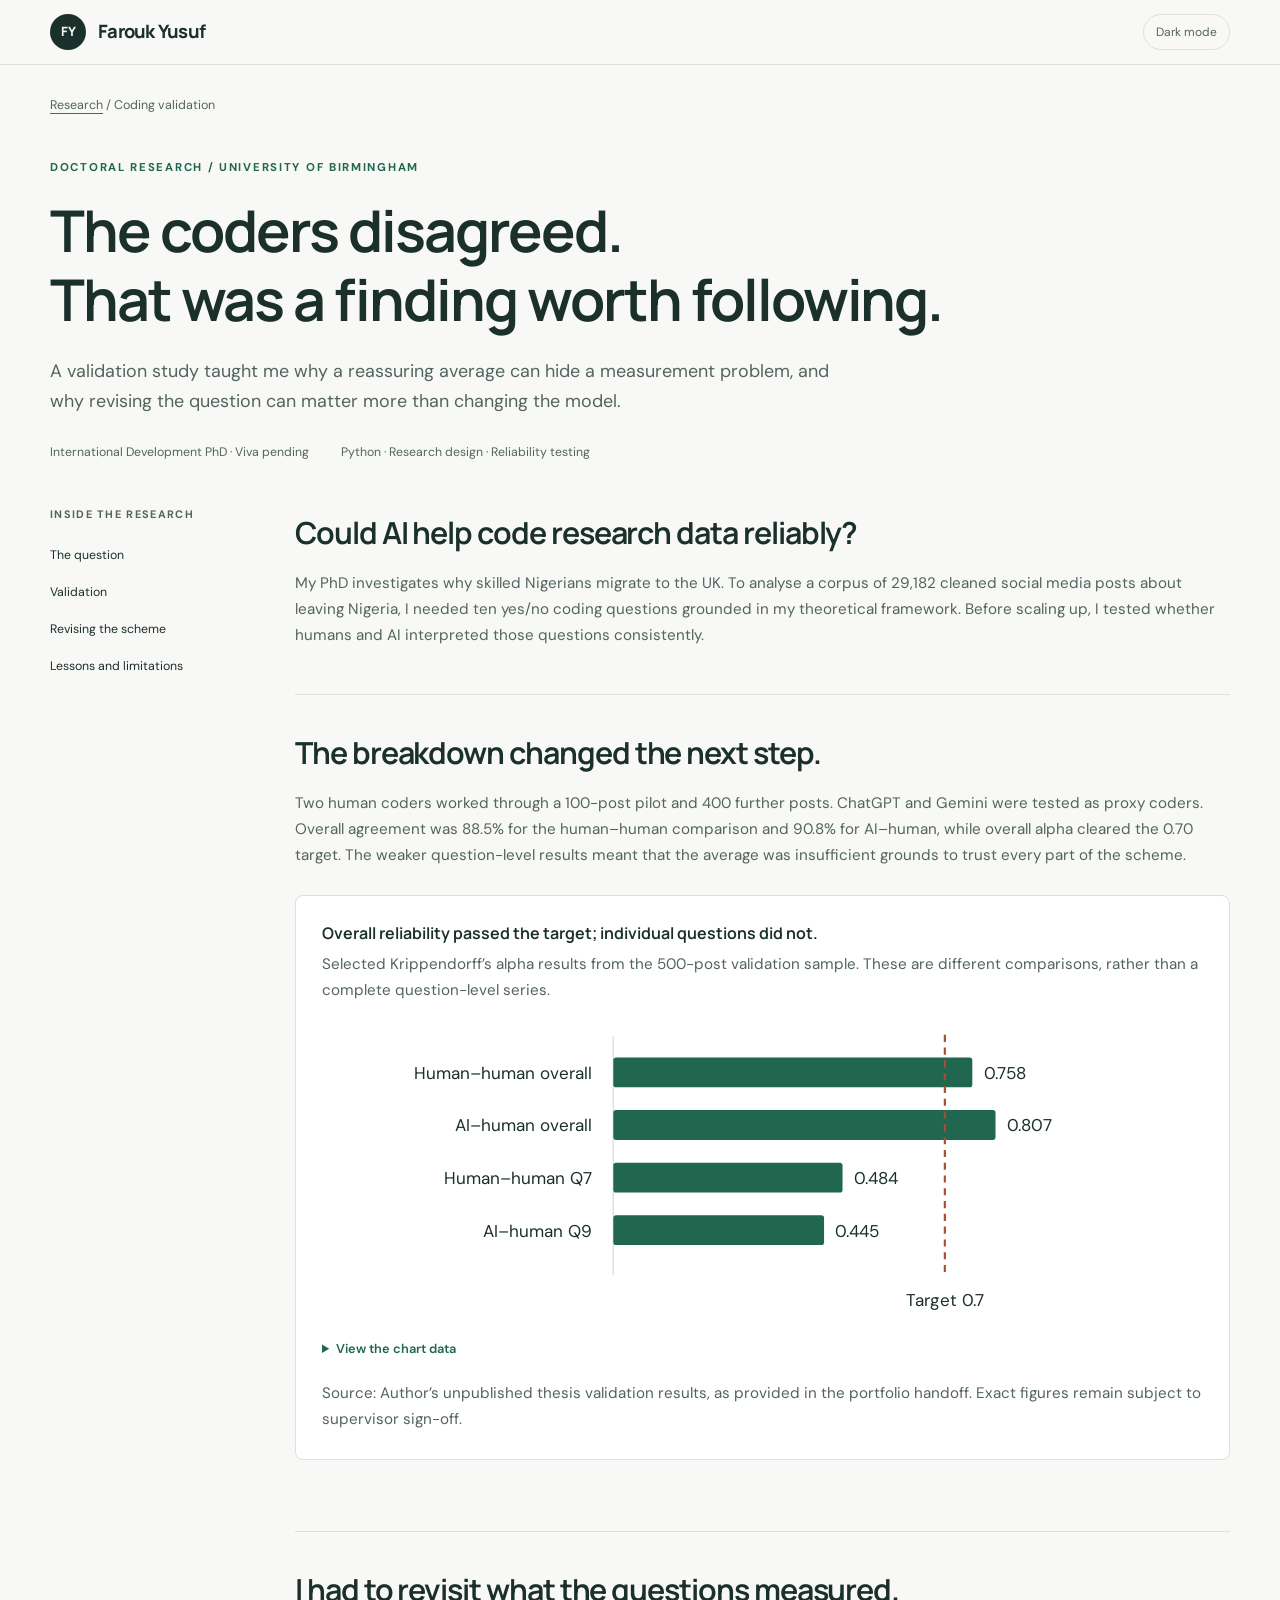
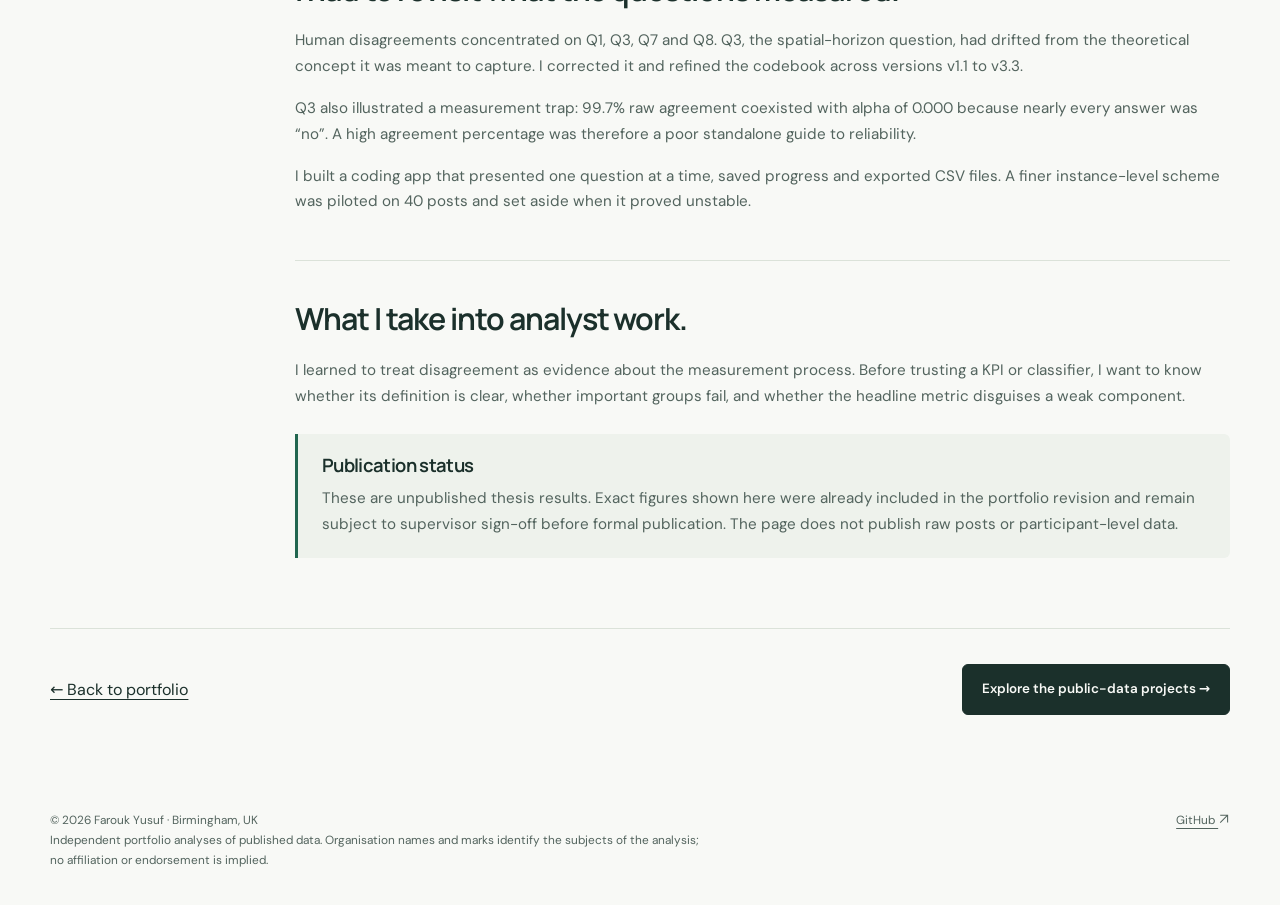
<file: case-studies/research-validation.html>
<!doctype html>
<html lang="en-GB"><head><meta charset="utf-8"><meta name="viewport" content="width=device-width, initial-scale=1">
<title>Research coding validation | Farouk Yusuf</title><meta name="description" content="How Farouk Yusuf tested human and AI coding reliability, investigated disagreement and revised a research coding scheme.">
<meta name="theme-color" content="#1b302b"><link rel="icon" href="../assets/favicon.svg" type="image/svg+xml">
<link rel="stylesheet" href="../assets/css/site.css"><script src="../assets/js/site.js" defer></script></head>
<body><a class="skip-link" href="#main">Skip to content</a>
    <header class="site-header"><div class="container nav">
      <a class="brand" href="../index.html"><span class="brand-mark" aria-hidden="true">FY</span>Farouk Yusuf<span class="sr-only">, home</span></a>
      <button class="theme-button" data-theme-toggle aria-pressed="false" hidden>Dark mode</button>
    </div></header><main class="container" id="main"><div class="breadcrumb"><a href="../index.html#about">Research</a> / Coding validation</div><div class="case-hero"><span class="eyebrow">Doctoral research / University of Birmingham</span><h1>The coders disagreed.<br>That was a finding worth following.</h1><p class="lead">A validation study taught me why a reassuring average can hide a measurement problem, and why revising the question can matter more than changing the model.</p><div class="case-meta"><span>International Development PhD · Viva pending</span><span>Python · Research design · Reliability testing</span></div></div><div class="case-layout"><nav class="case-nav" aria-label="On this page"><strong>Inside the research</strong><a href="#question">The question</a><a href="#validation">Validation</a><a href="#revision">Revising the scheme</a><a href="#learning">Lessons and limitations</a></nav><div class="case-content"><section class="story-section" id="question"><h2>Could AI help code research data reliably?</h2><p>My PhD investigates why skilled Nigerians migrate to the UK. To analyse a corpus of 29,182 cleaned social media posts about leaving Nigeria, I needed ten yes/no coding questions grounded in my theoretical framework. Before scaling up, I tested whether humans and AI interpreted those questions consistently.</p></section><section class="story-section" id="validation"><h2>The breakdown changed the next step.</h2><p>Two human coders worked through a 100-post pilot and 400 further posts. ChatGPT and Gemini were tested as proxy coders. Overall agreement was 88.5% for the human–human comparison and 90.8% for AI–human, while overall alpha cleared the 0.70 target. The weaker question-level results meant that the average was insufficient grounds to trust every part of the scheme.</p><figure class="chart-panel"><figcaption>Overall reliability passed the target; individual questions did not.</figcaption>
    <p class="chart-subtitle">Selected Krippendorff’s alpha results from the 500-post validation sample. These are different comparisons, rather than a complete question-level series.</p><svg class="chart" viewBox="0 0 620 208" role="img" aria-label="Overall reliability passed the target; individual questions did not."><title>Values are available in the accompanying data table</title><line class="axis" x1="205.00" y1="10" x2="205.00" y2="178"/><text x="190" y="40" text-anchor="end">Human–human overall</text><rect class="bar" x="205.00" y="25" width="252.67" height="21" rx="2"><title>Human–human overall: 0.758</title></rect><text x="465.67" y="40">0.758</text><text x="190" y="77" text-anchor="end">AI–human overall</text><rect class="bar" x="205.00" y="62" width="269.00" height="21" rx="2"><title>AI–human overall: 0.807</title></rect><text x="482.00" y="77">0.807</text><text x="190" y="114" text-anchor="end">Human–human Q7</text><rect class="bar" x="205.00" y="99" width="161.33" height="21" rx="2"><title>Human–human Q7: 0.484</title></rect><text x="374.33" y="114">0.484</text><text x="190" y="151" text-anchor="end">AI–human Q9</text><rect class="bar" x="205.00" y="136" width="148.33" height="21" rx="2"><title>AI–human Q9: 0.445</title></rect><text x="361.33" y="151">0.445</text><line class="threshold" x1="438.33" x2="438.33" y1="9" y2="178"/><text x="438.33" y="200" text-anchor="middle">Target 0.7</text></svg>
    <details><summary>View the chart data</summary><div class="table-scroll" tabindex="0" role="region" aria-label="Overall reliability passed the target; individual questions did not."><table><caption>Overall reliability passed the target; individual questions did not.</caption><thead><tr><th scope="col">Comparison</th><th scope="col">Krippendorff’s alpha</th></tr></thead><tbody><tr><td>Human–human overall</td><td>0.758</td></tr><tr><td>AI–human overall</td><td>0.807</td></tr><tr><td>Human–human Q7</td><td>0.484</td></tr><tr><td>AI–human Q9</td><td>0.445</td></tr></tbody></table></div></details>
    <p class="chart-source">Source: Author’s unpublished thesis validation results, as provided in the portfolio handoff. Exact figures remain subject to supervisor sign-off.</p></figure></section><section class="story-section" id="revision"><h2>I had to revisit what the questions measured.</h2><p>Human disagreements concentrated on Q1, Q3, Q7 and Q8. Q3, the spatial-horizon question, had drifted from the theoretical concept it was meant to capture. I corrected it and refined the codebook across versions v1.1 to v3.3.</p><p>Q3 also illustrated a measurement trap: 99.7% raw agreement coexisted with alpha of 0.000 because nearly every answer was “no”. A high agreement percentage was therefore a poor standalone guide to reliability.</p><p>I built a coding app that presented one question at a time, saved progress and exported CSV files. A finer instance-level scheme was piloted on 40 posts and set aside when it proved unstable.</p></section><section class="story-section" id="learning"><h2>What I take into analyst work.</h2><p>I learned to treat disagreement as evidence about the measurement process. Before trusting a KPI or classifier, I want to know whether its definition is clear, whether important groups fail, and whether the headline metric disguises a weak component.</p><div class="callout"><h3>Publication status</h3><p>These are unpublished thesis results. Exact figures shown here were already included in the portfolio revision and remain subject to supervisor sign-off before formal publication. The page does not publish raw posts or participant-level data.</p></div></section></div></div><div class="next-project"><a href="../index.html#about">← Back to portfolio</a><a class="button" href="birmingham-payments.html">Explore the public-data projects →</a></div></main><footer class="container site-footer"><p>© 2026 Farouk Yusuf · Birmingham, UK<br>Independent portfolio analyses of published data. Organisation names and marks identify the subjects of the analysis; no affiliation or endorsement is implied.</p><a href="https://github.com/farouk-yusuf" target="_blank" rel="noopener">GitHub <svg class="arrow-icon" viewBox="0 0 16 16" aria-hidden="true"><path d="M3 13 13 3M3 3h10v10"/></svg></a></footer></body></html>
</file>
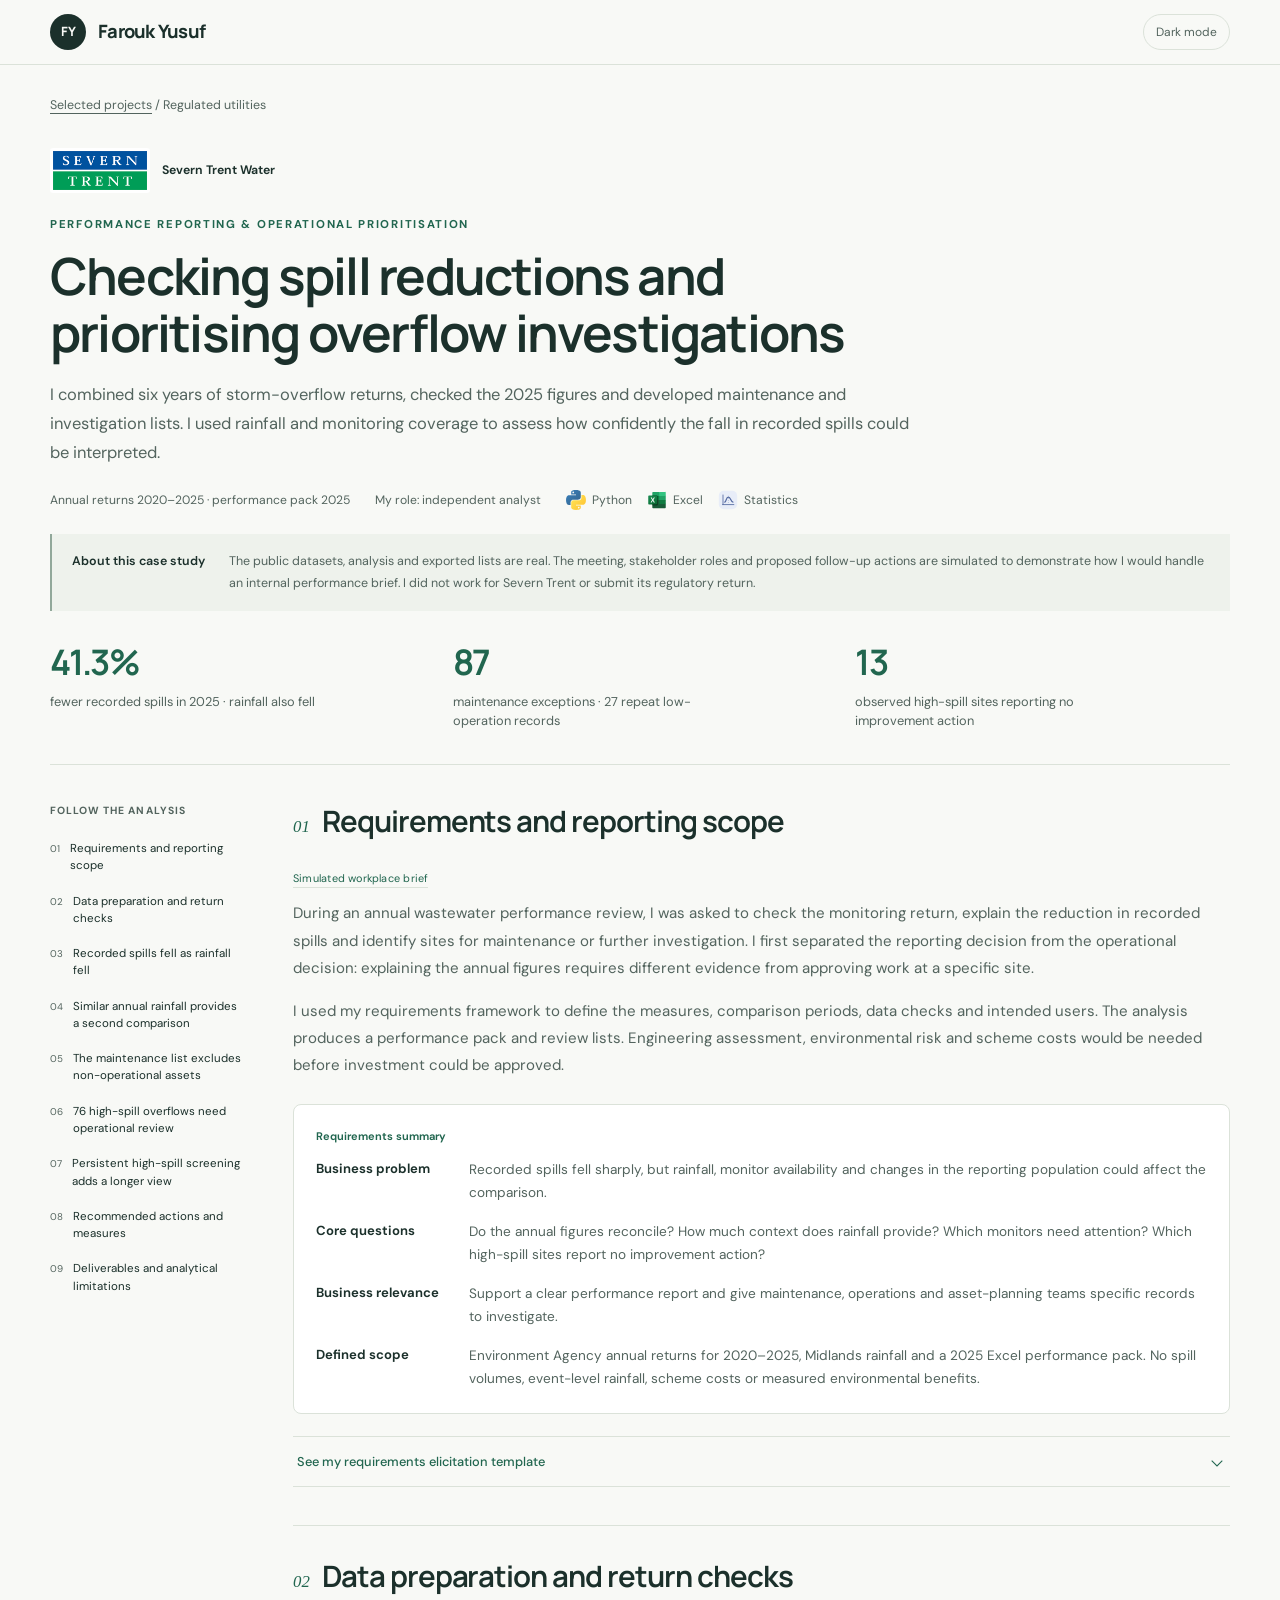
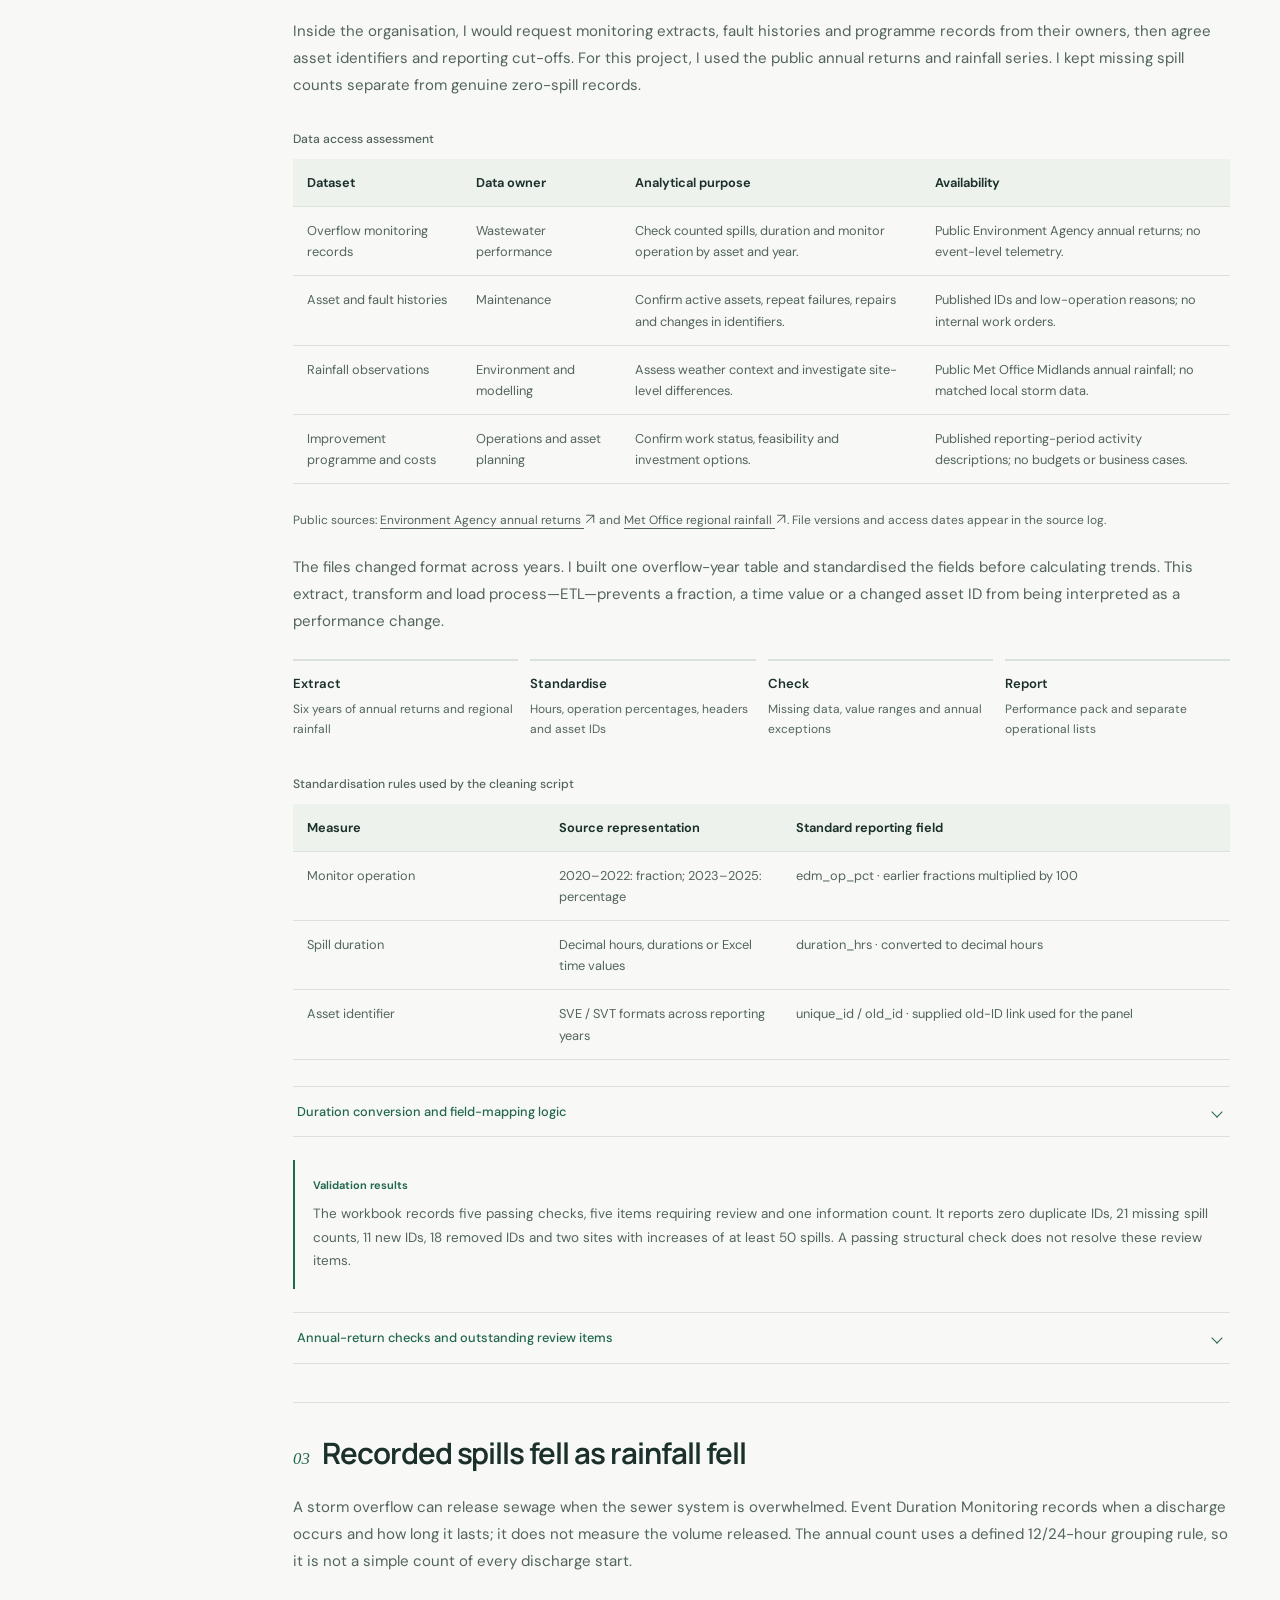
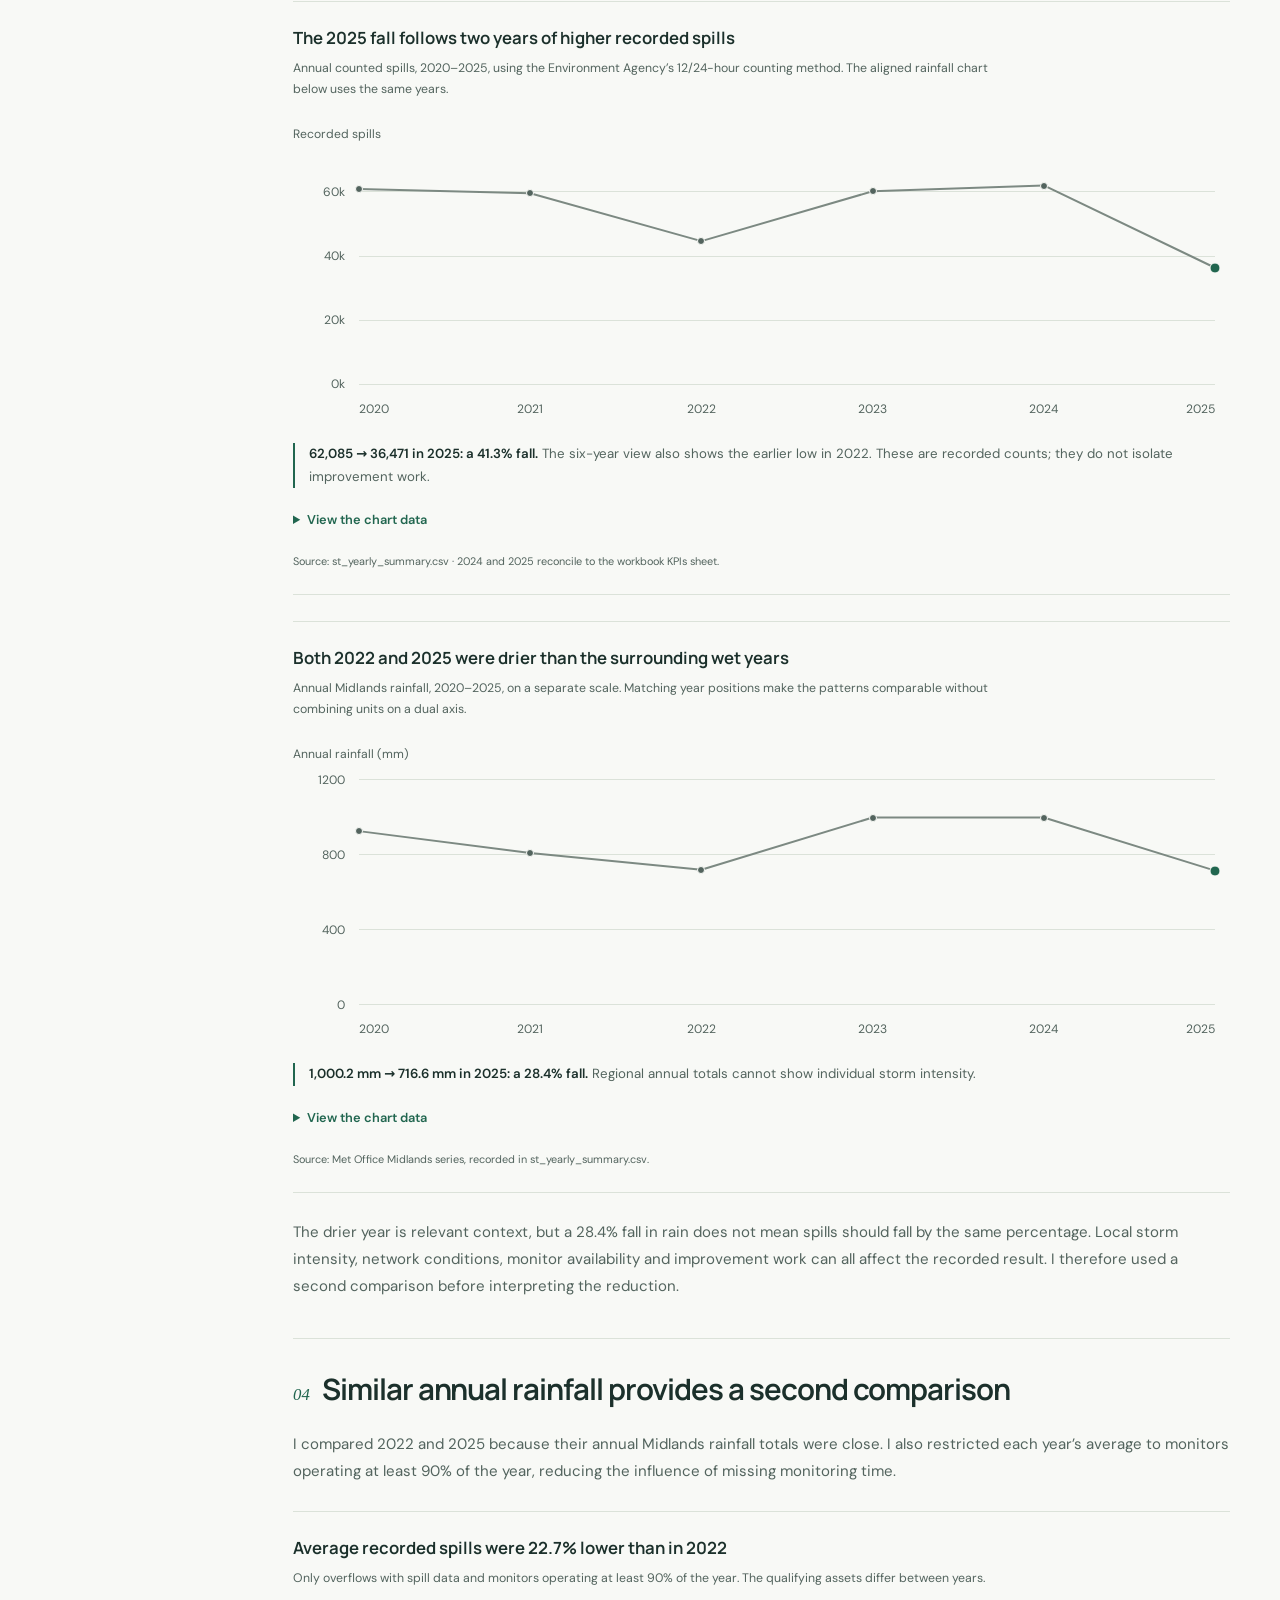
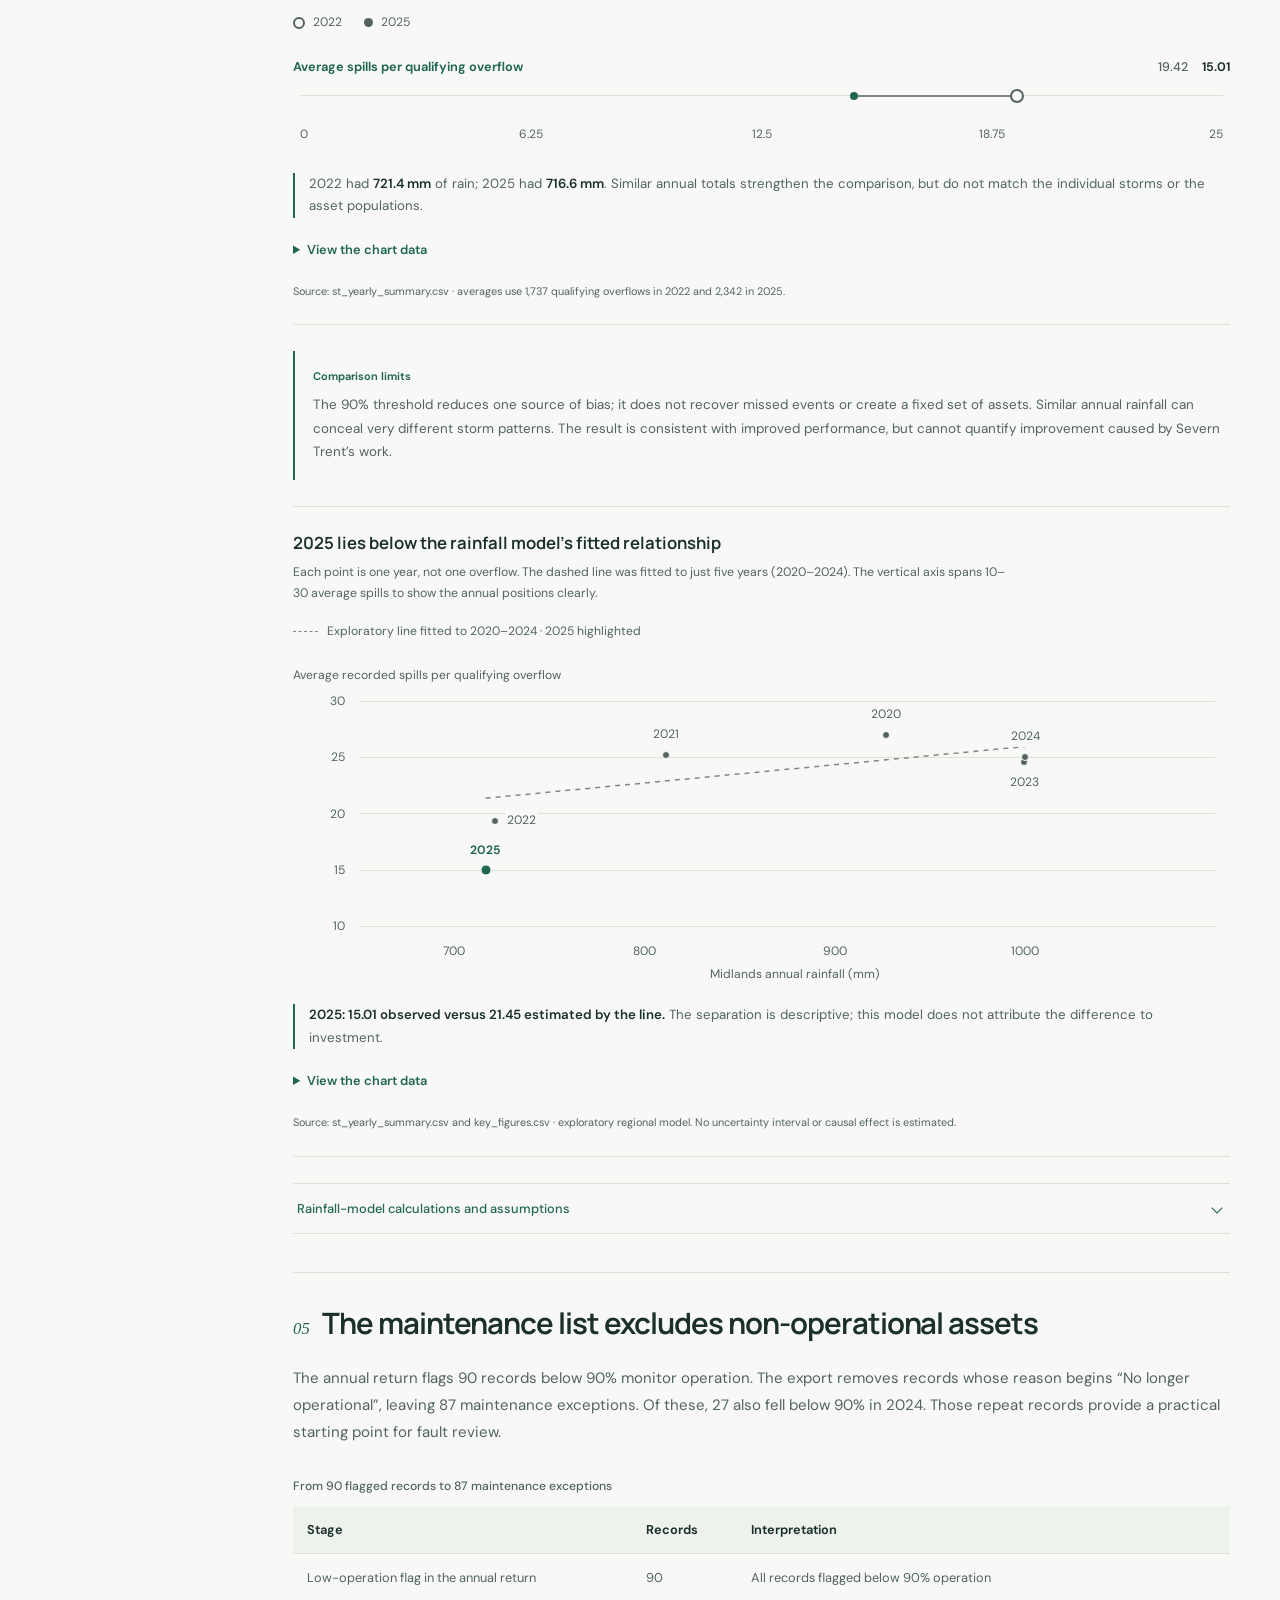
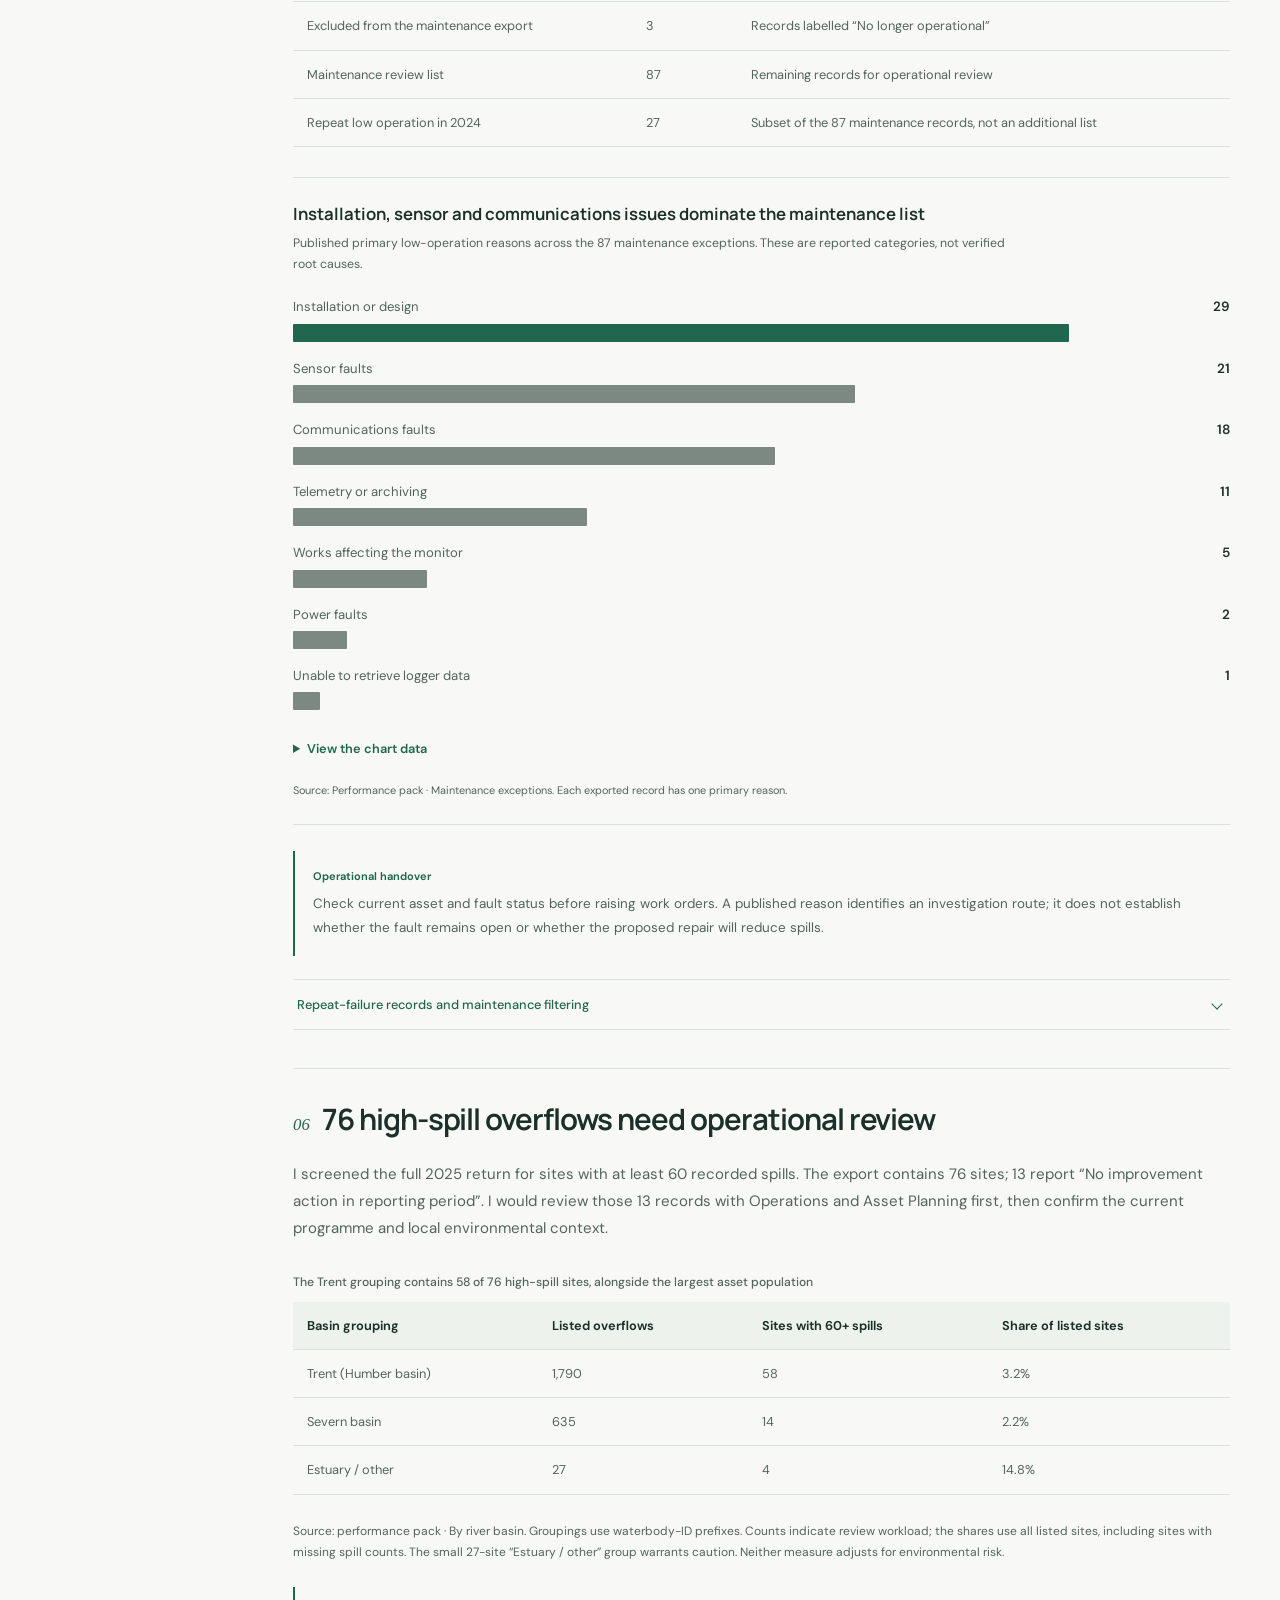
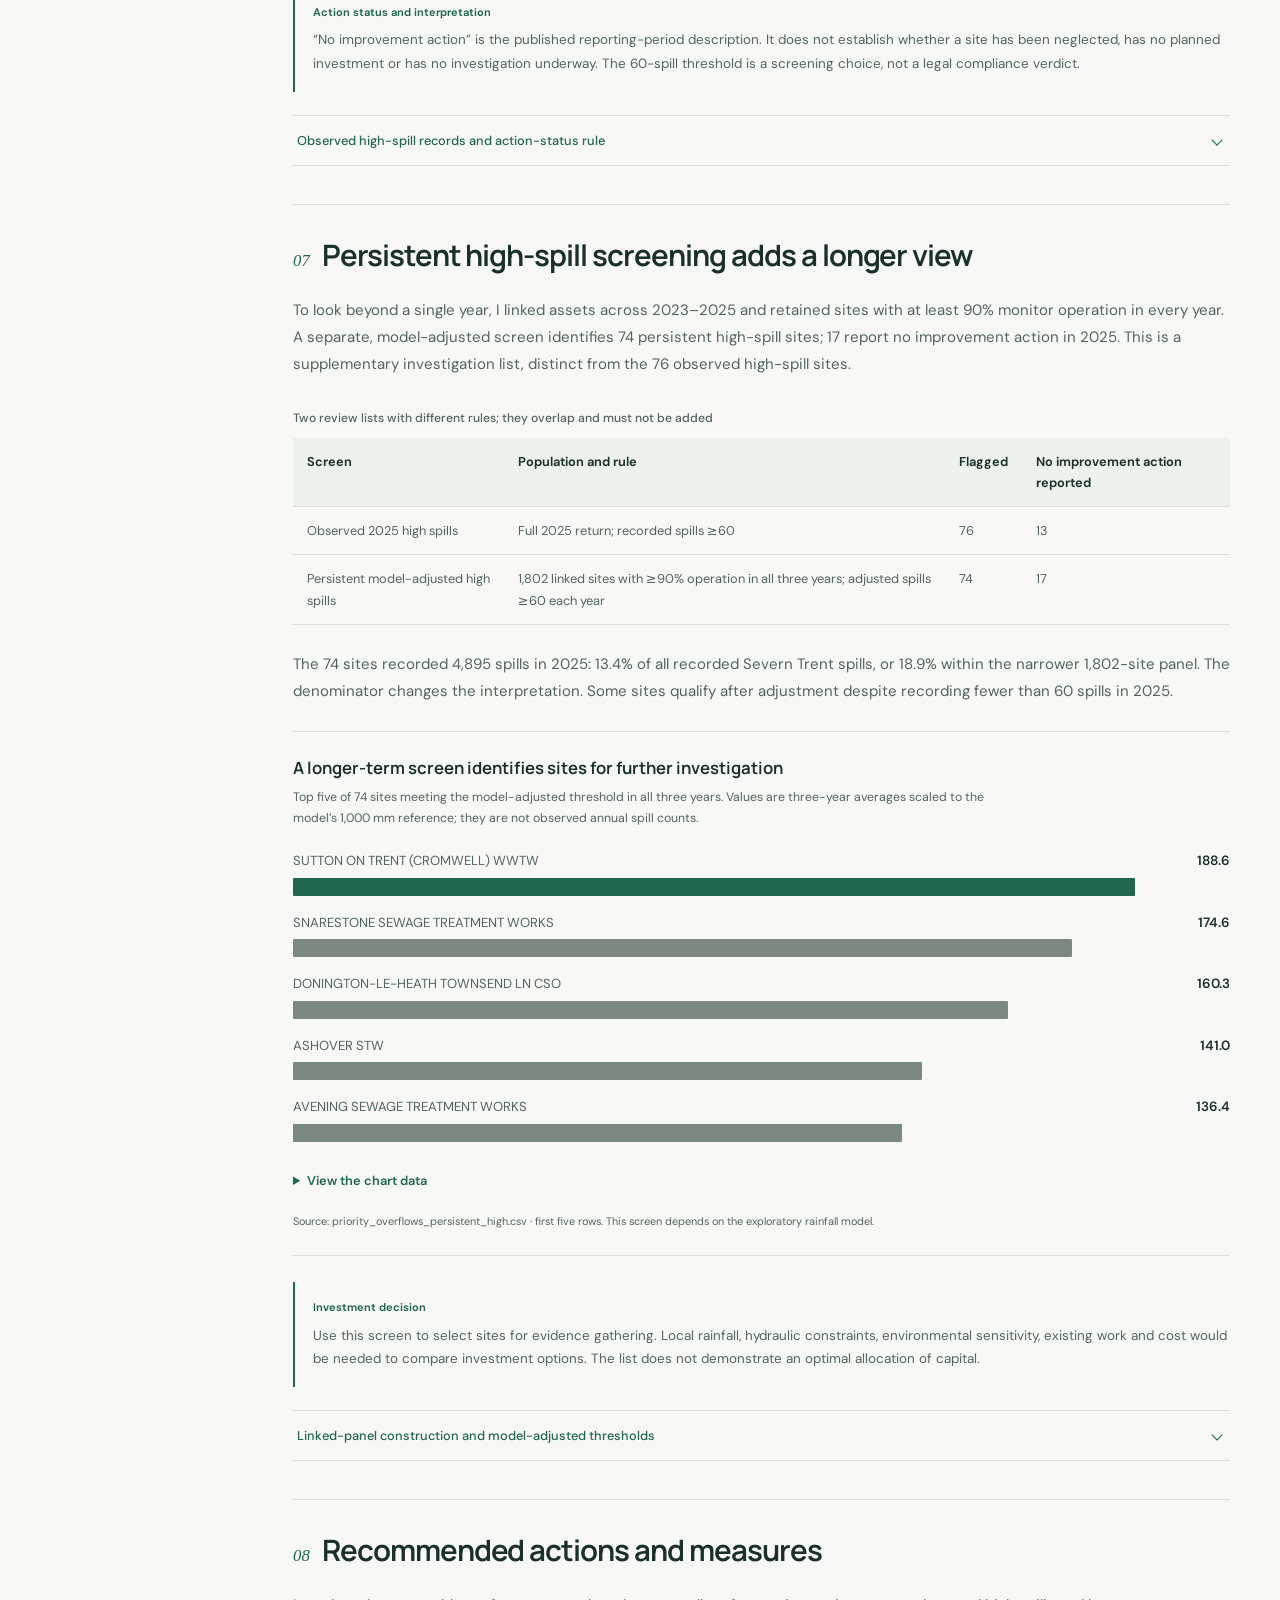
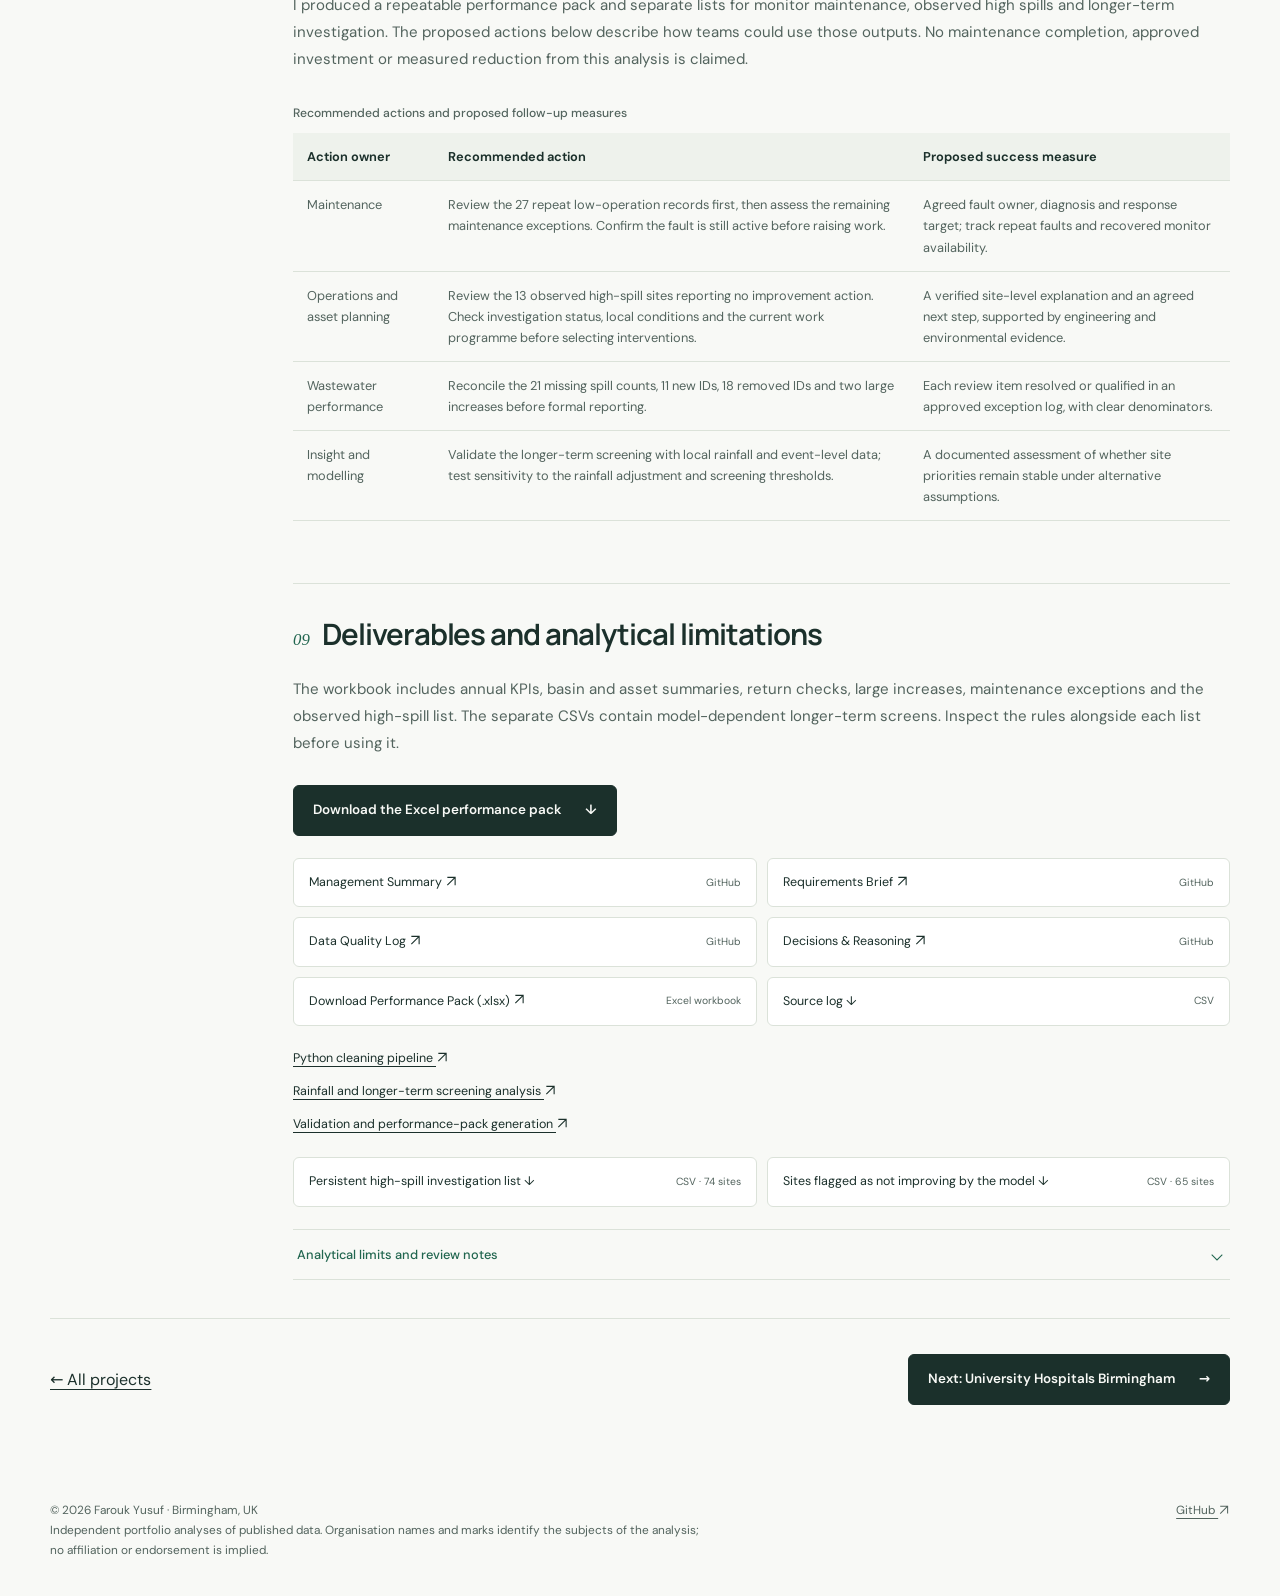
<file: case-studies/severn-trent.html>
<!doctype html>
<html lang="en-GB"><head><meta charset="utf-8"><meta name="viewport" content="width=device-width, initial-scale=1">
<title>Checking spill reductions and prioritising overflow investigations | Farouk Yusuf</title><meta name="description" content="I combined six years of storm-overflow returns, checked the 2025 figures and developed maintenance and investigation lists. I used rainfall and monitoring coverage to assess how confidently the fall in recorded spills could be interpreted.">
<meta property="og:type" content="website">
<meta property="og:site_name" content="Farouk Yusuf">
<meta property="og:locale" content="en_GB">
<meta property="og:url" content="https://farouk-yusuf.github.io/case-studies/severn-trent.html">
<meta property="og:title" content="Severn Trent | Storm Overflow Performance and Monitoring">
<meta property="og:description" content="Explore six years of storm overflow returns, monitoring failures and priorities for review. Independent analysis by Farouk Yusuf.">
<meta property="og:image" content="https://farouk-yusuf.github.io/assets/social/severn-trent.png">
<meta property="og:image:type" content="image/png">
<meta property="og:image:width" content="1200">
<meta property="og:image:height" content="627">
<meta property="og:image:alt" content="Severn Trent logo beside an actual chart of recorded storm overflow spills from 2020 to 2025.">
<meta name="twitter:card" content="summary_large_image">
<meta name="twitter:title" content="Severn Trent | Storm Overflow Performance and Monitoring">
<meta name="twitter:description" content="Explore six years of storm overflow returns, monitoring failures and priorities for review. Independent analysis by Farouk Yusuf.">
<meta name="twitter:image" content="https://farouk-yusuf.github.io/assets/social/severn-trent.png">
<meta name="twitter:image:alt" content="Severn Trent logo beside an actual chart of recorded storm overflow spills from 2020 to 2025.">
<meta name="theme-color" content="#1b302b"><link rel="icon" href="../assets/favicon.svg" type="image/svg+xml">
<link rel="stylesheet" href="../assets/css/site.css"><link rel="stylesheet" href="../assets/css/finance.css"><link rel="stylesheet" href="../assets/css/story-charts.css"><script src="../assets/js/site.js" defer></script></head>
<body><a class="skip-link" href="#main">Skip to content</a>
    <header class="site-header"><div class="container nav">
      <a class="brand" href="../index.html"><span class="brand-mark" aria-hidden="true">FY</span>Farouk Yusuf<span class="sr-only">, home</span></a>
      <button class="theme-button" data-theme-toggle aria-pressed="false" hidden>Dark mode</button>
    </div></header><main class="container finance-case water-case" id="main"><div class="breadcrumb"><a href="../index.html#projects">Selected projects</a> / Regulated utilities</div>
    <header class="finance-hero"><div class="organisation"><img class="org-logo" src="../assets/logos/severn-trent.png" alt="Severn Trent Water" width="100" height="45"><span>Severn Trent Water</span></div><span class="eyebrow">Performance reporting &amp; operational prioritisation</span><h1>Checking spill reductions and prioritising overflow investigations</h1><p class="lead">I combined six years of storm-overflow returns, checked the 2025 figures and developed maintenance and investigation lists. I used rainfall and monitoring coverage to assess how confidently the fall in recorded spills could be interpreted.</p><div class="finance-meta"><span>Annual returns 2020–2025 · performance pack 2025</span><span>My role: independent analyst</span><div class="finance-tools"><span><img src="../assets/icons/python.svg" width="22" height="22" alt="">Python</span><span><img src="../assets/icons/excel.svg" width="22" height="22" alt="">Excel</span><span><img src="../assets/icons/statistics.svg" width="22" height="22" alt="">Statistics</span></div></div></header>
    <aside class="scenario-note" aria-label="About this case study"><strong>About this case study</strong><p>The public datasets, analysis and exported lists are real. The meeting, stakeholder roles and proposed follow-up actions are simulated to demonstrate how I would handle an internal performance brief. I did not work for Severn Trent or submit its regulatory return.</p></aside><div class="finance-metrics" aria-label="Results at a glance"><div class="finance-metric"><strong>41.3%</strong><span>fewer recorded spills in 2025 · rainfall also fell</span></div><div class="finance-metric"><strong>87</strong><span>maintenance exceptions · 27 repeat low-operation records</span></div><div class="finance-metric"><strong>13</strong><span>observed high-spill sites reporting no improvement action</span></div></div>
    <div class="finance-layout"><nav class="finance-nav" aria-label="On this page"><strong>Follow the analysis</strong><a href="#brief"><span aria-hidden="true">01</span>Requirements and reporting scope</a><a href="#data"><span aria-hidden="true">02</span>Data preparation and return checks</a><a href="#annual"><span aria-hidden="true">03</span>Recorded spills fell as rainfall fell</a><a href="#rainfall"><span aria-hidden="true">04</span>Similar annual rainfall provides a second comparison</a><a href="#maintenance"><span aria-hidden="true">05</span>The maintenance list excludes non-operational assets</a><a href="#operations"><span aria-hidden="true">06</span>76 high-spill overflows need operational review</a><a href="#persistent"><span aria-hidden="true">07</span>Persistent high-spill screening adds a longer view</a><a href="#actions"><span aria-hidden="true">08</span>Recommended actions and measures</a><a href="#files"><span aria-hidden="true">09</span>Deliverables and analytical limitations</a></nav><div class="finance-content"><section class="finance-section" id="brief" aria-labelledby="brief-heading"><div class="finance-section-heading"><span class="finance-step" aria-hidden="true">01</span><h2 id="brief-heading">Requirements and reporting scope</h2></div><span class="scenario-label">Simulated workplace brief</span><p>During an annual wastewater performance review, I was asked to check the monitoring return, explain the reduction in recorded spills and identify sites for maintenance or further investigation. I first separated the reporting decision from the operational decision: explaining the annual figures requires different evidence from approving work at a specific site.</p><p>I used my requirements framework to define the measures, comparison periods, data checks and intended users. The analysis produces a performance pack and review lists. Engineering assessment, environmental risk and scheme costs would be needed before investment could be approved.</p><aside class="requirements-card" aria-label="Requirements summary"><span class="practice-label">Requirements summary</span><dl><div><dt>Business problem</dt><dd>Recorded spills fell sharply, but rainfall, monitor availability and changes in the reporting population could affect the comparison.</dd></div><div><dt>Core questions</dt><dd>Do the annual figures reconcile? How much context does rainfall provide? Which monitors need attention? Which high-spill sites report no improvement action?</dd></div><div><dt>Business relevance</dt><dd>Support a clear performance report and give maintenance, operations and asset-planning teams specific records to investigate.</dd></div><div><dt>Defined scope</dt><dd>Environment Agency annual returns for 2020–2025, Midlands rainfall and a 2025 Excel performance pack. No spill volumes, event-level rainfall, scheme costs or measured environmental benefits.</dd></div></dl></aside><details class="evidence requirements-template"><summary>See my requirements elicitation template</summary><div class="evidence-body"><p>These prompts show how I would establish the brief with service owners. The status labels distinguish completed analysis from assumptions and decisions needing internal confirmation.</p><ol class="framework-items"><li><div class="framework-item-heading"><h3>Decision and accountable users</h3><span class="framework-status framework-status--assumption">Scenario assumption</span></div><dl><div><dt>Framework prompt</dt><dd>Who needs the findings, and which decisions can this evidence support?</dd></div><div><dt>Project application</dt><dd>The Head of Wastewater Performance needs an annual report. Maintenance needs monitor faults; Operations and Asset Planning need high-spill review lists. These stakeholder interactions are simulated.</dd></div></dl></li><li><div class="framework-item-heading"><h3>Measures and reporting population</h3><span class="framework-status framework-status--defined">Defined in the analysis</span></div><dl><div><dt>Framework prompt</dt><dd>Which units, periods and asset populations make the comparison interpretable?</dd></div><div><dt>Project application</dt><dd>Use counted spills and duration, annual rainfall and monitor operation. Keep the full annual return, the ≥90%-operation comparison and the three-year linked panel distinct. A spill count is not a volume or a direct measure of environmental damage.</dd></div></dl></li><li><div class="framework-item-heading"><h3>Data access and ownership</h3><span class="framework-status framework-status--pending">Internal records required</span></div><dl><div><dt>Framework prompt</dt><dd>Which operational records would confirm the public return and support action?</dd></div><div><dt>Project application</dt><dd>Request monitor downtime and fault logs, asset commissioning records, site-level rainfall and improvement-work status from their owners. Only public annual returns and regional rainfall are available here.</dd></div></dl></li><li><div class="framework-item-heading"><h3>Validation and exceptions</h3><span class="framework-status framework-status--defined">Checks and review items recorded</span></div><dl><div><dt>Framework prompt</dt><dd>Which checks block reporting, and how will unresolved exceptions be explained?</dd></div><div><dt>Project application</dt><dd>The workbook records duplicate-ID, value-range and consistency checks separately from items needing review. Missing spill counts, changed asset IDs and large increases remain owner-confirmation tasks; the pack is not a signed-off regulatory submission.</dd></div></dl></li><li><div class="framework-item-heading"><h3>Comparison and modelling assumptions</h3><span class="framework-status framework-status--defined">Documented analytical choices</span></div><dl><div><dt>Framework prompt</dt><dd>Which adjustments are useful, and where could they mislead?</dd></div><div><dt>Project application</dt><dd>Use a ≥90% monitor-operation threshold and compare years with similar annual rainfall. A five-observation rainfall model provides exploratory context only. Its adjusted priority list is separate from the observed 2025 high-spill list.</dd></div></dl></li><li><div class="framework-item-heading"><h3>Action criteria and service targets</h3><span class="framework-status framework-status--pending">Operational agreement required</span></div><dl><div><dt>Framework prompt</dt><dd>What would make an exception actionable, and which response target applies?</dd></div><div><dt>Project application</dt><dd>Start with repeat monitor problems and high-spill sites reporting no improvement action. Confirm current fault and programme status, environmental urgency, owner and response time. The analytical 90% and 60-spill thresholds are not contractual service-level agreements (SLAs) or automatic investment approvals.</dd></div></dl></li><li><div class="framework-item-heading"><h3>Delivery and acceptance</h3><span class="framework-status framework-status--pending">Stakeholder agreement required</span></div><dl><div><dt>Framework prompt</dt><dd>Which deliverables and checks are needed before the report is used?</dd></div><div><dt>Project application</dt><dd>Provide an Excel pack, clear definitions, validation results and separate review lists. Agree a reporting deadline, sign-off responsibilities and exception-resolution criteria with the actual service owners. No internal approval or delivered improvement is claimed.</dd></div></dl></li></ol></div></details></section><section class="finance-section" id="data" aria-labelledby="data-heading"><div class="finance-section-heading"><span class="finance-step" aria-hidden="true">02</span><h2 id="data-heading">Data preparation and return checks</h2></div><p>Inside the organisation, I would request monitoring extracts, fault histories and programme records from their owners, then agree asset identifiers and reporting cut-offs. For this project, I used the public annual returns and rainfall series. I kept missing spill counts separate from genuine zero-spill records.</p><div class="table-scroll" tabindex="0" role="region" aria-label="Data access assessment"><table><caption>Data access assessment</caption><thead><tr><th scope="col">Dataset</th><th scope="col">Data owner</th><th scope="col">Analytical purpose</th><th scope="col">Availability</th></tr></thead><tbody><tr><td>Overflow monitoring records</td><td>Wastewater performance</td><td>Check counted spills, duration and monitor operation by asset and year.</td><td>Public Environment Agency annual returns; no event-level telemetry.</td></tr><tr><td>Asset and fault histories</td><td>Maintenance</td><td>Confirm active assets, repeat failures, repairs and changes in identifiers.</td><td>Published IDs and low-operation reasons; no internal work orders.</td></tr><tr><td>Rainfall observations</td><td>Environment and modelling</td><td>Assess weather context and investigate site-level differences.</td><td>Public Met Office Midlands annual rainfall; no matched local storm data.</td></tr><tr><td>Improvement programme and costs</td><td>Operations and asset planning</td><td>Confirm work status, feasibility and investment options.</td><td>Published reporting-period activity descriptions; no budgets or business cases.</td></tr></tbody></table></div><p class="inline-source">Public sources: <a href="https://www.data.gov.uk/dataset/19f6064d-7356-466f-844e-d20ea10ae9fd/event-duration-monitoring-storm-overflows-annual-returns" target="_blank" rel="noopener">Environment Agency annual returns <svg class="arrow-icon" viewBox="0 0 16 16" aria-hidden="true"><path d="M3 13 13 3M3 3h10v10"/></svg></a> and <a href="https://www.metoffice.gov.uk/research/climate/maps-and-data/uk-and-regional-series" target="_blank" rel="noopener">Met Office regional rainfall <svg class="arrow-icon" viewBox="0 0 16 16" aria-hidden="true"><path d="M3 13 13 3M3 3h10v10"/></svg></a>. File versions and access dates appear in the source log.</p><p>The files changed format across years. I built one overflow-year table and standardised the fields before calculating trends. This extract, transform and load process—ETL—prevents a fraction, a time value or a changed asset ID from being interpreted as a performance change.</p><ol class="etl-flow" aria-label="ETL and reporting workflow"><li><strong>Extract</strong><span>Six years of annual returns and regional rainfall</span></li><li><strong>Standardise</strong><span>Hours, operation percentages, headers and asset IDs</span></li><li><strong>Check</strong><span>Missing data, value ranges and annual exceptions</span></li><li><strong>Report</strong><span>Performance pack and separate operational lists</span></li></ol><div class="table-scroll" tabindex="0" role="region" aria-label="Standardisation rules used by the cleaning script"><table><caption>Standardisation rules used by the cleaning script</caption><thead><tr><th scope="col">Measure</th><th scope="col">Source representation</th><th scope="col">Standard reporting field</th></tr></thead><tbody><tr><td>Monitor operation</td><td>2020–2022: fraction; 2023–2025: percentage</td><td>edm_op_pct · earlier fractions multiplied by 100</td></tr><tr><td>Spill duration</td><td>Decimal hours, durations or Excel time values</td><td>duration_hrs · converted to decimal hours</td></tr><tr><td>Asset identifier</td><td>SVE / SVT formats across reporting years</td><td>unique_id / old_id · supplied old-ID link used for the panel</td></tr></tbody></table></div><details class="evidence"><summary>Duration conversion and field-mapping logic</summary><div class="evidence-body"><pre tabindex="0" role="region" aria-label="Code excerpt"><code>def to_hours(v):
    &quot;&quot;&quot;Duration arrives as float hours (2020-23), timedelta (2024-25) or time-of-day (&lt;24h, 2025).&quot;&quot;&quot;
    if v is None or (isinstance(v, str) and v.strip() == &quot;&quot;): return np.nan
    if isinstance(v, dt.timedelta): return v.total_seconds() / 3600
    if isinstance(v, dt.time): return v.hour + v.minute / 60 + v.second / 3600
    if isinstance(v, dt.datetime):  # Excel serial &gt;= 1 day stored as date from 1899-12-30/31
        return (v - dt.datetime(1899, 12, 30)).total_seconds() / 3600
    if isinstance(v, str):
        m = re.match(r&quot;^\s*(\d+):(\d{2}):(\d{2})\s*$&quot;, v)
        if m: return int(m[1]) + int(m[2]) / 60 + int(m[3]) / 3600
        try: return float(v)
        except ValueError: return np.nan
    return float(v)</code></pre><a class="evidence-link" href="https://github.com/farouk-yusuf/farouk-yusuf.github.io/blob/main/projects/03_Severn_Trent/scripts/01_build_clean_data.py" target="_blank" rel="noopener">Full cleaning and field-mapping script <span aria-hidden="true"><svg class="arrow-icon" viewBox="0 0 16 16" aria-hidden="true"><path d="M3 13 13 3M3 3h10v10"/></svg></span></a></div></details><aside class="practice-note"><span class="practice-label">Validation results</span><p>The workbook records five passing checks, five items requiring review and one information count. It reports zero duplicate IDs, 21 missing spill counts, 11 new IDs, 18 removed IDs and two sites with increases of at least 50 spills. A passing structural check does not resolve these review items.</p></aside><details class="evidence"><summary>Annual-return checks and outstanding review items</summary><div class="evidence-body"><div class="table-scroll" tabindex="0" role="region" aria-label="2025 return checks recorded in the workbook"><table><caption>2025 return checks recorded in the workbook</caption><thead><tr><th scope="col">Check</th><th scope="col">Result</th><th scope="col">Status</th><th scope="col">Purpose / follow-up</th></tr></thead><tbody><tr><td>Overflows listed</td><td>2,452</td><td>Info</td><td></td></tr><tr><td>Duplicate overflow IDs</td><td>0</td><td>Pass</td><td>Each overflow should appear once</td></tr><tr><td>Overflows with no spill count</td><td>21</td><td>Review</td><td>Expected only for decommissioned overflows</td></tr><tr><td>Monitors working &lt;90% of year</td><td>90</td><td>Review</td><td>Reason must be given for each</td></tr><tr><td>...of which missing a reason</td><td>0</td><td>Pass</td><td>EA requires a reason below 90%</td></tr><tr><td>EDM operation above 100%</td><td>0</td><td>Pass</td><td>Impossible value</td></tr><tr><td>Spill duration above hours in year (8,760)</td><td>0</td><td>Pass</td><td>Impossible value</td></tr><tr><td>Spills recorded with zero duration</td><td>0</td><td>Pass</td><td>Inconsistent pair</td></tr><tr><td>New overflows vs 2024 return</td><td>11</td><td>Review</td><td>Confirm new or re-referenced assets</td></tr><tr><td>Overflows dropped since 2024 return</td><td>18</td><td>Review</td><td>Confirm removal / permit revoked</td></tr><tr><td>Overflows whose spills rose 50+ in a drier year</td><td>2</td><td>Review</td><td>Confirm with operations before publication</td></tr></tbody></table></div><pre tabindex="0" role="region" aria-label="Code excerpt"><code>checks = [
    (&quot;Overflows listed&quot;, len(cur), &quot;Info&quot;, &quot;&quot;),
    (&quot;Duplicate overflow IDs&quot;, int(cur.unique_id.duplicated().sum()), &quot;Pass&quot; if not cur.unique_id.duplicated().any() else &quot;Fail&quot;, &quot;Each overflow should appear once&quot;),
    (&quot;Overflows with no spill count&quot;, int(cur.spills.isna().sum()), &quot;Review&quot;, &quot;Expected only for decommissioned overflows&quot;),
    (&quot;Monitors working &lt;90% of year&quot;, int(cur.dq_low_edm_op.sum()), &quot;Review&quot;, &quot;Reason must be given for each&quot;),
    (&quot;...of which missing a reason&quot;, int((cur.dq_low_edm_op &amp; cur.low_op_reason.isna()).sum()), &quot;Pass&quot; if not (cur.dq_low_edm_op &amp; cur.low_op_reason.isna()).any() else &quot;Fail&quot;, &quot;EA requires a reason below 90%&quot;),
    (&quot;EDM operation above 100%&quot;, int(cur.dq_op_over_100.sum()), &quot;Pass&quot; if cur.dq_op_over_100.sum() == 0 else &quot;Fail&quot;, &quot;Impossible value&quot;),
    (&quot;Spill duration above hours in year (8,760)&quot;, int((cur.duration_hrs &gt; 8760).sum()), &quot;Pass&quot; if (cur.duration_hrs &gt; 8760).sum() == 0 else &quot;Fail&quot;, &quot;Impossible value&quot;),
    (&quot;Spills recorded with zero duration&quot;, int(cur.dq_spills_but_zero_hrs.sum()), &quot;Pass&quot; if cur.dq_spills_but_zero_hrs.sum() == 0 else &quot;Review&quot;, &quot;Inconsistent pair&quot;),
    (&quot;New overflows vs 2024 return&quot;, len(ids_cur - ids_prev), &quot;Review&quot;, &quot;Confirm new or re-referenced assets&quot;),
    (&quot;Overflows dropped since 2024 return&quot;, len(ids_prev - ids_cur), &quot;Review&quot;, &quot;Confirm removal / permit revoked&quot;),
    (&quot;Overflows whose spills rose 50+ in a drier year&quot;, int(((merged.spills - merged.spills_2024) &gt;= 50).sum()), &quot;Review&quot;, &quot;Confirm with operations before publication&quot;),
]</code></pre><a class="evidence-link" href="https://github.com/farouk-yusuf/farouk-yusuf.github.io/blob/main/projects/03_Severn_Trent/scripts/03_performance_pack.py" target="_blank" rel="noopener">Return checks and performance-pack script <span aria-hidden="true"><svg class="arrow-icon" viewBox="0 0 16 16" aria-hidden="true"><path d="M3 13 13 3M3 3h10v10"/></svg></span></a></div></details></section><section class="finance-section" id="annual" aria-labelledby="annual-heading"><div class="finance-section-heading"><span class="finance-step" aria-hidden="true">03</span><h2 id="annual-heading">Recorded spills fell as rainfall fell</h2></div><p>A storm overflow can release sewage when the sewer system is overwhelmed. Event Duration Monitoring records when a discharge occurs and how long it lasts; it does not measure the volume released. The annual count uses a defined 12/24-hour grouping rule, so it is not a simple count of every discharge start.</p><figure class="chart-panel"><figcaption>The 2025 fall follows two years of higher recorded spills</figcaption>
    <p class="chart-subtitle">Annual counted spills, 2020–2025, using the Environment Agency’s 12/24-hour counting method. The aligned rainfall chart below uses the same years.</p><div class="story-plot" data-viz="line" aria-hidden="true"><div class="plot-unit">Recorded spills</div><div class="plot-grid"><div class="plot-y-labels"><span style="bottom:0.0000%">0k</span><span style="bottom:28.5714%">20k</span><span style="bottom:57.1429%">40k</span><span style="bottom:85.7143%">60k</span></div><div class="plot-area"><div class="plot-guides"><span style="bottom:0.0000%"></span><span style="bottom:28.5714%"></span><span style="bottom:57.1429%"></span><span style="bottom:85.7143%"></span></div><svg class="plot-geometry" viewBox="0 0 100 100" preserveAspectRatio="none"><polyline class="plot-series" points="0.0000,12.8829 20.0000,14.7486 40.0000,36.0500 60.0000,13.9243 80.0000,11.3071 100.0000,47.8986" vector-effect="non-scaling-stroke"/></svg><span class="plot-dot " data-value="60982.00000000" style="left:0.0000%;bottom:87.1171%" title="2020: 60.982k"></span><span class="plot-dot " data-value="59676.00000000" style="left:20.0000%;bottom:85.2514%" title="2021: 59.676k"></span><span class="plot-dot " data-value="44765.00000000" style="left:40.0000%;bottom:63.9500%" title="2022: 44.765k"></span><span class="plot-dot " data-value="60253.00000000" style="left:60.0000%;bottom:86.0757%" title="2023: 60.253k"></span><span class="plot-dot " data-value="62085.00000000" style="left:80.0000%;bottom:88.6929%" title="2024: 62.085k"></span><span class="plot-dot plot-dot--focus" data-value="36471.00000000" style="left:100.0000%;bottom:52.1014%" title="2025: 36.471k"></span></div></div><div class="plot-x-labels"><span class="plot-tick--first" style="left:0.0000%">2020</span><span class="" style="left:20.0000%">2021</span><span class="" style="left:40.0000%">2022</span><span class="" style="left:60.0000%">2023</span><span class="" style="left:80.0000%">2024</span><span class="plot-tick--last" style="left:100.0000%">2025</span></div><div class="plot-x-title"></div></div><p class="chart-annotation"><strong>62,085 → 36,471 in 2025: a 41.3% fall.</strong> The six-year view also shows the earlier low in 2022. These are recorded counts; they do not isolate improvement work.</p>
    <details><summary>View the chart data</summary><div class="table-scroll" tabindex="0" role="region" aria-label="The 2025 fall follows two years of higher recorded spills"><table><caption>The 2025 fall follows two years of higher recorded spills</caption><thead><tr><th scope="col">Year</th><th scope="col">Recorded spills</th></tr></thead><tbody><tr><td>2020</td><td>60,982</td></tr><tr><td>2021</td><td>59,676</td></tr><tr><td>2022</td><td>44,765</td></tr><tr><td>2023</td><td>60,253</td></tr><tr><td>2024</td><td>62,085</td></tr><tr><td>2025</td><td>36,471</td></tr></tbody></table></div></details>
    <p class="chart-source">Source: st_yearly_summary.csv · 2024 and 2025 reconcile to the workbook KPIs sheet.</p></figure><figure class="chart-panel"><figcaption>Both 2022 and 2025 were drier than the surrounding wet years</figcaption>
    <p class="chart-subtitle">Annual Midlands rainfall, 2020–2025, on a separate scale. Matching year positions make the patterns comparable without combining units on a dual axis.</p><div class="story-plot" data-viz="line" aria-hidden="true"><div class="plot-unit">Annual rainfall (mm)</div><div class="plot-grid"><div class="plot-y-labels"><span style="bottom:0.0000%">0</span><span style="bottom:33.3333%">400</span><span style="bottom:66.6667%">800</span><span style="bottom:100.0000%">1200</span></div><div class="plot-area"><div class="plot-guides"><span style="bottom:0.0000%"></span><span style="bottom:33.3333%"></span><span style="bottom:66.6667%"></span><span style="bottom:100.0000%"></span></div><svg class="plot-geometry" viewBox="0 0 100 100" preserveAspectRatio="none"><polyline class="plot-series" points="0.0000,22.7250 20.0000,32.4000 40.0000,39.8833 60.0000,16.6917 80.0000,16.6500 100.0000,40.2833" vector-effect="non-scaling-stroke"/></svg><span class="plot-dot " data-value="927.30000000" style="left:0.0000%;bottom:77.2750%" title="2020: 927.3"></span><span class="plot-dot " data-value="811.20000000" style="left:20.0000%;bottom:67.6000%" title="2021: 811.2"></span><span class="plot-dot " data-value="721.40000000" style="left:40.0000%;bottom:60.1167%" title="2022: 721.4"></span><span class="plot-dot " data-value="999.70000000" style="left:60.0000%;bottom:83.3083%" title="2023: 999.7"></span><span class="plot-dot " data-value="1000.20000000" style="left:80.0000%;bottom:83.3500%" title="2024: 1000.2"></span><span class="plot-dot plot-dot--focus" data-value="716.60000000" style="left:100.0000%;bottom:59.7167%" title="2025: 716.6"></span></div></div><div class="plot-x-labels"><span class="plot-tick--first" style="left:0.0000%">2020</span><span class="" style="left:20.0000%">2021</span><span class="" style="left:40.0000%">2022</span><span class="" style="left:60.0000%">2023</span><span class="" style="left:80.0000%">2024</span><span class="plot-tick--last" style="left:100.0000%">2025</span></div><div class="plot-x-title"></div></div><p class="chart-annotation"><strong>1,000.2 mm → 716.6 mm in 2025: a 28.4% fall.</strong> Regional annual totals cannot show individual storm intensity.</p>
    <details><summary>View the chart data</summary><div class="table-scroll" tabindex="0" role="region" aria-label="Both 2022 and 2025 were drier than the surrounding wet years"><table><caption>Both 2022 and 2025 were drier than the surrounding wet years</caption><thead><tr><th scope="col">Year</th><th scope="col">Midlands rainfall (mm)</th></tr></thead><tbody><tr><td>2020</td><td>927.3</td></tr><tr><td>2021</td><td>811.2</td></tr><tr><td>2022</td><td>721.4</td></tr><tr><td>2023</td><td>999.7</td></tr><tr><td>2024</td><td>1,000.2</td></tr><tr><td>2025</td><td>716.6</td></tr></tbody></table></div></details>
    <p class="chart-source">Source: Met Office Midlands series, recorded in st_yearly_summary.csv.</p></figure><p>The drier year is relevant context, but a 28.4% fall in rain does not mean spills should fall by the same percentage. Local storm intensity, network conditions, monitor availability and improvement work can all affect the recorded result. I therefore used a second comparison before interpreting the reduction.</p></section><section class="finance-section" id="rainfall" aria-labelledby="rainfall-heading"><div class="finance-section-heading"><span class="finance-step" aria-hidden="true">04</span><h2 id="rainfall-heading">Similar annual rainfall provides a second comparison</h2></div><p>I compared 2022 and 2025 because their annual Midlands rainfall totals were close. I also restricted each year’s average to monitors operating at least 90% of the year, reducing the influence of missing monitoring time.</p><figure class="chart-panel"><figcaption>Average recorded spills were 22.7% lower than in 2022</figcaption>
    <p class="chart-subtitle">Only overflows with spill data and monitors operating at least 90% of the year. The qualifying assets differ between years.</p><div class="paired-plot" data-viz="paired-dot" aria-hidden="true"><div class="plot-legend"><span><i class="legend-dot legend-dot--open"></i>2022</span><span><i class="legend-dot"></i>2025</span></div><ul><li class="pair-row pair-row--focus"><div class="pair-heading"><span>Average spills per qualifying overflow</span><strong><span>19.42</span><span>15.01</span></strong></div><div class="pair-scale"><span class="pair-link" style="left:60.0444%;width:17.6159%"></span><i class="pair-dot pair-dot--open" data-value="19.41508348" style="left:77.6603%"></i><i class="pair-dot" data-value="15.01110162" style="left:60.0444%"></i></div></li></ul><div class="pair-ticks"><span style="left:0.0000%" class="plot-tick--first">0</span><span style="left:25.0000%" class="">6.25</span><span style="left:50.0000%" class="">12.5</span><span style="left:75.0000%" class="">18.75</span><span style="left:100.0000%" class="plot-tick--last">25</span></div></div><p class="chart-annotation">2022 had <strong>721.4 mm</strong> of rain; 2025 had <strong>716.6 mm</strong>. Similar annual totals strengthen the comparison, but do not match the individual storms or the asset populations.</p>
    <details><summary>View the chart data</summary><div class="table-scroll" tabindex="0" role="region" aria-label="Average recorded spills were 22.7% lower than in 2022"><table><caption>Average recorded spills were 22.7% lower than in 2022</caption><thead><tr><th scope="col">Year</th><th scope="col">Average spills per qualifying overflow</th><th scope="col">Rainfall (mm)</th><th scope="col">Qualifying overflows</th></tr></thead><tbody><tr><td>2022</td><td>19.42</td><td>721.4</td><td>1,737</td></tr><tr><td>2025</td><td>15.01</td><td>716.6</td><td>2,342</td></tr></tbody></table></div></details>
    <p class="chart-source">Source: st_yearly_summary.csv · averages use 1,737 qualifying overflows in 2022 and 2,342 in 2025.</p></figure><aside class="practice-note"><span class="practice-label">Comparison limits</span><p>The 90% threshold reduces one source of bias; it does not recover missed events or create a fixed set of assets. Similar annual rainfall can conceal very different storm patterns. The result is consistent with improved performance, but cannot quantify improvement caused by Severn Trent’s work.</p></aside><figure class="chart-panel"><figcaption>2025 lies below the rainfall model’s fitted relationship</figcaption>
    <p class="chart-subtitle">Each point is one year, not one overflow. The dashed line was fitted to just five years (2020–2024). The vertical axis spans 10–30 average spills to show the annual positions clearly.</p><p class="plot-fit-key"><span></span>Exploratory line fitted to 2020–2024 · 2025 highlighted</p><div class="story-plot" data-viz="scatter" aria-hidden="true"><div class="plot-unit">Average recorded spills per qualifying overflow</div><div class="plot-grid"><div class="plot-y-labels"><span style="bottom:0.0000%">10</span><span style="bottom:25.0000%">15</span><span style="bottom:50.0000%">20</span><span style="bottom:75.0000%">25</span><span style="bottom:100.0000%">30</span></div><div class="plot-area"><div class="plot-guides"><span style="bottom:0.0000%"></span><span style="bottom:25.0000%"></span><span style="bottom:50.0000%"></span><span style="bottom:75.0000%"></span><span style="bottom:100.0000%"></span></div><svg class="plot-geometry" viewBox="0 0 100 100" preserveAspectRatio="none"><line class="plot-fit" x1="14.8000" y1="42.7652" x2="77.8222" y2="19.7807" vector-effect="non-scaling-stroke"/></svg><span class="plot-dot" data-x="927.30000000" data-value="27.03930131" style="left:61.6222%;bottom:85.1965%"></span><span class="scatter-label scatter-label--above" style="left:61.6222%;bottom:85.1965%">2020</span><span class="plot-dot" data-x="811.20000000" data-value="25.25641026" style="left:35.8222%;bottom:76.2821%"></span><span class="scatter-label scatter-label--above" style="left:35.8222%;bottom:76.2821%">2021</span><span class="plot-dot" data-x="721.40000000" data-value="19.41508348" style="left:15.8667%;bottom:47.0754%"></span><span class="scatter-label scatter-label--right" style="left:15.8667%;bottom:47.0754%">2022</span><span class="plot-dot" data-x="999.70000000" data-value="24.62642822" style="left:77.7111%;bottom:73.1321%"></span><span class="scatter-label scatter-label--below" style="left:77.7111%;bottom:73.1321%">2023</span><span class="plot-dot" data-x="1000.20000000" data-value="25.10971787" style="left:77.8222%;bottom:75.5486%"></span><span class="scatter-label scatter-label--above" style="left:77.8222%;bottom:75.5486%">2024</span><span class="plot-dot plot-dot--focus" data-x="716.60000000" data-value="15.01110162" style="left:14.8000%;bottom:25.0555%"></span><span class="scatter-label scatter-label--above plot-dot--focus" style="left:14.8000%;bottom:25.0555%">2025</span></div></div><div class="plot-x-labels"><span class="" style="left:11.1111%">700</span><span class="" style="left:33.3333%">800</span><span class="" style="left:55.5556%">900</span><span class="" style="left:77.7778%">1000</span></div><div class="plot-x-title">Midlands annual rainfall (mm)</div></div><p class="chart-annotation"><strong>2025: 15.01 observed versus 21.45 estimated by the line.</strong> The separation is descriptive; this model does not attribute the difference to investment.</p>
    <details><summary>View the chart data</summary><div class="table-scroll" tabindex="0" role="region" aria-label="2025 lies below the rainfall model’s fitted relationship"><table><caption>2025 lies below the rainfall model’s fitted relationship</caption><thead><tr><th scope="col">Year</th><th scope="col">Midlands rainfall (mm)</th><th scope="col">Observed average spills</th><th scope="col">Fitted-line estimate</th><th scope="col">Qualifying overflows</th></tr></thead><tbody><tr><td>2020</td><td>927.3</td><td>27.04</td><td>24.86</td><td>1,832</td></tr><tr><td>2021</td><td>811.2</td><td>25.26</td><td>22.98</td><td>1,872</td></tr><tr><td>2022</td><td>721.4</td><td>19.42</td><td>21.52</td><td>1,737</td></tr><tr><td>2023</td><td>999.7</td><td>24.63</td><td>26.04</td><td>2,013</td></tr><tr><td>2024</td><td>1,000.2</td><td>25.11</td><td>26.04</td><td>2,233</td></tr><tr><td>2025</td><td>716.6</td><td>15.01</td><td>21.45</td><td>2,342</td></tr></tbody></table></div></details>
    <p class="chart-source">Source: st_yearly_summary.csv and key_figures.csv · exploratory regional model. No uncertainty interval or causal effect is estimated.</p></figure><details class="evidence"><summary>Rainfall-model calculations and assumptions</summary><div class="evidence-body"><p>I fitted a straight line to annual rainfall and average spills for 2020–2024, then evaluated 2025 against that line. The fitted slope associates the rainfall change with about 46% of the observed fall in the qualifying-overflow average. Five annual observations, changing cohorts and regional totals are insufficient to attribute a causal share to weather or calculate the effect of investment.</p><div class="table-scroll" tabindex="0" role="region" aria-label="Exploratory rainfall model and its limits"><table><caption>Exploratory rainfall model and its limits</caption><thead><tr><th scope="col">Model item</th><th scope="col">Value / interpretation</th></tr></thead><tbody><tr><td>Training observations</td><td>5 annual observations · 2020–2024</td></tr><tr><td>Slope</td><td>1.62 additional average spills per 100 mm</td></tr><tr><td>Training fit (R²)</td><td>0.48</td></tr><tr><td>Model estimate at 2025 rainfall</td><td>21.45 spills per qualifying overflow</td></tr><tr><td>Observed 2025 average</td><td>15.01 spills per qualifying overflow</td></tr><tr><td>Model-associated share of the 2024–2025 decline</td><td>45.5% · exploratory, not causal attribution</td></tr></tbody></table></div><pre tabindex="0" role="region" aria-label="Code excerpt"><code>fit = yearly[yearly.year &lt;= 2024]
b, a = np.polyfit(fit.midlands_rain_mm, fit.avg_spills_reliable, 1)
pred = a + b * yearly.midlands_rain_mm
r2 = 1 - ((fit.avg_spills_reliable - (a + b * fit.midlands_rain_mm)) ** 2).sum() / ((fit.avg_spills_reliable - fit.avg_spills_reliable.mean()) ** 2).sum()
yearly[&quot;expected_from_rain&quot;] = pred
y24, y25 = yearly.set_index(&quot;year&quot;).loc[2024], yearly.set_index(&quot;year&quot;).loc[2025]
actual_fall = y24.avg_spills_reliable - y25.avg_spills_reliable
rain_fall = b * (y24.midlands_rain_mm - y25.midlands_rain_mm)
out.update(slope_spills_per_100mm=b * 100, intercept=a, r2_2020_24=r2,
           expected_2025=y25.expected_from_rain, actual_2025=y25.avg_spills_reliable,
           gap_2025_pct=(y25.avg_spills_reliable / y25.expected_from_rain - 1) * 100,
           fall_2024_25=actual_fall, fall_explained_by_rain=rain_fall,
           share_explained_by_rain=rain_fall / actual_fall,
           headline_total_spills_change_pct=(y25.total_spills / y24.total_spills - 1) * 100,
           headline_hours_change_pct=(y25.total_hours / y24.total_hours - 1) * 100,
           rain_change_pct=(y25.midlands_rain_mm / y24.midlands_rain_mm - 1) * 100)</code></pre><a class="evidence-link" href="https://github.com/farouk-yusuf/farouk-yusuf.github.io/blob/main/projects/03_Severn_Trent/scripts/02_analysis.py" target="_blank" rel="noopener">Rainfall comparison and regression calculations <span aria-hidden="true"><svg class="arrow-icon" viewBox="0 0 16 16" aria-hidden="true"><path d="M3 13 13 3M3 3h10v10"/></svg></span></a></div></details></section><section class="finance-section" id="maintenance" aria-labelledby="maintenance-heading"><div class="finance-section-heading"><span class="finance-step" aria-hidden="true">05</span><h2 id="maintenance-heading">The maintenance list excludes non-operational assets</h2></div><p>The annual return flags 90 records below 90% monitor operation. The export removes records whose reason begins “No longer operational”, leaving 87 maintenance exceptions. Of these, 27 also fell below 90% in 2024. Those repeat records provide a practical starting point for fault review.</p><div class="table-scroll" tabindex="0" role="region" aria-label="From 90 flagged records to 87 maintenance exceptions"><table><caption>From 90 flagged records to 87 maintenance exceptions</caption><thead><tr><th scope="col">Stage</th><th scope="col">Records</th><th scope="col">Interpretation</th></tr></thead><tbody><tr><td>Low-operation flag in the annual return</td><td>90</td><td>All records flagged below 90% operation</td></tr><tr><td>Excluded from the maintenance export</td><td>3</td><td>Records labelled “No longer operational”</td></tr><tr><td>Maintenance review list</td><td>87</td><td>Remaining records for operational review</td></tr><tr><td>Repeat low operation in 2024</td><td>27</td><td>Subset of the 87 maintenance records, not an additional list</td></tr></tbody></table></div><figure class="chart-panel"><figcaption>Installation, sensor and communications issues dominate the maintenance list</figcaption>
    <p class="chart-subtitle">Published primary low-operation reasons across the 87 maintenance exceptions. These are reported categories, not verified root causes.</p><ul class="finance-bars"><li class="finance-bar-row"><div class="finance-bar-label"><span>Installation or design</span><strong>29</strong></div><div class="finance-bar-track" aria-hidden="true"><span class="finance-bar finance-bar--focus" style="width:82.857%"></span></div></li><li class="finance-bar-row"><div class="finance-bar-label"><span>Sensor faults</span><strong>21</strong></div><div class="finance-bar-track" aria-hidden="true"><span class="finance-bar " style="width:60.000%"></span></div></li><li class="finance-bar-row"><div class="finance-bar-label"><span>Communications faults</span><strong>18</strong></div><div class="finance-bar-track" aria-hidden="true"><span class="finance-bar " style="width:51.429%"></span></div></li><li class="finance-bar-row"><div class="finance-bar-label"><span>Telemetry or archiving</span><strong>11</strong></div><div class="finance-bar-track" aria-hidden="true"><span class="finance-bar " style="width:31.429%"></span></div></li><li class="finance-bar-row"><div class="finance-bar-label"><span>Works affecting the monitor</span><strong>5</strong></div><div class="finance-bar-track" aria-hidden="true"><span class="finance-bar " style="width:14.286%"></span></div></li><li class="finance-bar-row"><div class="finance-bar-label"><span>Power faults</span><strong>2</strong></div><div class="finance-bar-track" aria-hidden="true"><span class="finance-bar " style="width:5.714%"></span></div></li><li class="finance-bar-row"><div class="finance-bar-label"><span>Unable to retrieve logger data</span><strong>1</strong></div><div class="finance-bar-track" aria-hidden="true"><span class="finance-bar " style="width:2.857%"></span></div></li></ul>
    <details><summary>View the chart data</summary><div class="table-scroll" tabindex="0" role="region" aria-label="Installation, sensor and communications issues dominate the maintenance list"><table><caption>Installation, sensor and communications issues dominate the maintenance list</caption><thead><tr><th scope="col">Reported primary reason</th><th scope="col">Maintenance exceptions</th></tr></thead><tbody><tr><td>Installation set-up/design issue</td><td>29</td></tr><tr><td>Sensor failure / issue</td><td>21</td></tr><tr><td>Comms failure / issue</td><td>18</td></tr><tr><td>Telemetry or data archiving failure / issue</td><td>11</td></tr><tr><td>Capital / maintenance works affect EDM operation</td><td>5</td></tr><tr><td>Power failure / issue</td><td>2</td></tr><tr><td>Access - Unable to retrieve data from non-telemetry data logger</td><td>1</td></tr></tbody></table></div></details>
    <p class="chart-source">Source: Performance pack · Maintenance exceptions. Each exported record has one primary reason.</p></figure><aside class="practice-note"><span class="practice-label">Operational handover</span><p>Check current asset and fault status before raising work orders. A published reason identifies an investigation route; it does not establish whether the fault remains open or whether the proposed repair will reduce spills.</p></aside><details class="evidence"><summary>Repeat-failure records and maintenance filtering</summary><div class="evidence-body"><div class="table-scroll" tabindex="0" role="region" aria-label="Sample of repeat maintenance exceptions"><table><caption>Sample of repeat maintenance exceptions</caption><thead><tr><th scope="col">Asset ID</th><th scope="col">Site</th><th scope="col">2024 operation (%)</th><th scope="col">2025 operation (%)</th><th scope="col">Reported reason</th></tr></thead><tbody><tr><td>SVT00656</td><td>COVENTRY ROAD STORM OVERFLOW</td><td>83.95</td><td>20.48</td><td>Access - Unable to retrieve data from non-telemetry data logger</td></tr><tr><td>SVT00029</td><td>ADJ. TYSOE STW - STM/EMERG O/F</td><td>85.99</td><td>64.63</td><td>Installation set-up/design issue</td></tr><tr><td>SVT01871</td><td>RAY HALL COMBINED SEWER OVERFLOW</td><td>49.97</td><td>65.85</td><td>Sensor failure / issue</td></tr></tbody></table></div><pre tabindex="0" role="region" aria-label="Code excerpt"><code>prev_op = prev.set_index(&quot;unique_id&quot;).edm_op_pct
maint = cur[cur.dq_low_edm_op].copy()
maint[&quot;op_2024&quot;] = maint.unique_id.map(prev_op)
maint[&quot;Repeat (&lt;90% in 2024 too)&quot;] = maint.op_2024 &lt; 90
maint = maint[[&quot;unique_id&quot;, &quot;site_name&quot;, &quot;river_basin&quot;, &quot;asset_type&quot;, &quot;edm_op_pct&quot;, &quot;op_2024&quot;, &quot;Repeat (&lt;90% in 2024 too)&quot;, &quot;low_op_reason&quot;]] \
    .sort_values([&quot;Repeat (&lt;90% in 2024 too)&quot;, &quot;edm_op_pct&quot;], ascending=[False, True])
maint = maint[~maint.low_op_reason.astype(str).str.startswith(&quot;No longer operational&quot;)]  # decommissioned: not a maintenance job</code></pre><a class="evidence-link" href="https://github.com/farouk-yusuf/farouk-yusuf.github.io/blob/main/projects/03_Severn_Trent/scripts/03_performance_pack.py" target="_blank" rel="noopener">Maintenance filter and repeat-failure flag <span aria-hidden="true"><svg class="arrow-icon" viewBox="0 0 16 16" aria-hidden="true"><path d="M3 13 13 3M3 3h10v10"/></svg></span></a></div></details></section><section class="finance-section" id="operations" aria-labelledby="operations-heading"><div class="finance-section-heading"><span class="finance-step" aria-hidden="true">06</span><h2 id="operations-heading">76 high-spill overflows need operational review</h2></div><p>I screened the full 2025 return for sites with at least 60 recorded spills. The export contains 76 sites; 13 report “No improvement action in reporting period”. I would review those 13 records with Operations and Asset Planning first, then confirm the current programme and local environmental context.</p><div class="table-scroll" tabindex="0" role="region" aria-label="The Trent grouping contains 58 of 76 high-spill sites, alongside the largest asset population"><table><caption>The Trent grouping contains 58 of 76 high-spill sites, alongside the largest asset population</caption><thead><tr><th scope="col">Basin grouping</th><th scope="col">Listed overflows</th><th scope="col">Sites with 60+ spills</th><th scope="col">Share of listed sites</th></tr></thead><tbody><tr><td>Trent (Humber basin)</td><td>1,790</td><td>58</td><td>3.2%</td></tr><tr><td>Severn basin</td><td>635</td><td>14</td><td>2.2%</td></tr><tr><td>Estuary / other</td><td>27</td><td>4</td><td>14.8%</td></tr></tbody></table></div><p class="inline-source">Source: performance pack · By river basin. Groupings use waterbody-ID prefixes. Counts indicate review workload; the shares use all listed sites, including sites with missing spill counts. The small 27-site “Estuary / other” group warrants caution. Neither measure adjusts for environmental risk.</p><aside class="practice-note"><span class="practice-label">Action status and interpretation</span><p>“No improvement action” is the published reporting-period description. It does not establish whether a site has been neglected, has no planned investment or has no investigation underway. The 60-spill threshold is a screening choice, not a legal compliance verdict.</p></aside><details class="evidence"><summary>Observed high-spill records and action-status rule</summary><div class="evidence-body"><div class="table-scroll" tabindex="0" role="region" aria-label="Sample of observed high-spill sites reporting no improvement action"><table><caption>Sample of observed high-spill sites reporting no improvement action</caption><thead><tr><th scope="col">Asset ID</th><th scope="col">Site</th><th scope="col">2025 spills</th><th scope="col">Reported improvement activity</th></tr></thead><tbody><tr><td>SVT00291</td><td>BLAKENEY STW (SSTO)</td><td>153</td><td>No improvement action in reporting period</td></tr><tr><td>SVT00365</td><td>BROADOAK SEWAGE TREATMENT WORKS</td><td>87</td><td>No improvement action in reporting period</td></tr><tr><td>SVT00866</td><td>ENDON SEWAGE TREATMENT WORKS</td><td>83</td><td>No improvement action in reporting period</td></tr></tbody></table></div><pre tabindex="0" role="region" aria-label="Code excerpt"><code>prev_sp = prev.set_index(&quot;unique_id&quot;).spills
high = cur[cur.spills &gt;= HIGH].copy()
high[&quot;spills_2024&quot;] = high.unique_id.map(prev_sp)
high[&quot;No improvement action 2025&quot;] = high.improvement_activity.astype(str).str.startswith(&quot;No improvement&quot;)
high = high[[&quot;unique_id&quot;, &quot;site_name&quot;, &quot;receiving_water&quot;, &quot;river_basin&quot;, &quot;asset_type&quot;, &quot;spills&quot;, &quot;spills_2024&quot;, &quot;duration_hrs&quot;,
             &quot;edm_op_pct&quot;, &quot;No improvement action 2025&quot;, &quot;improvement_activity&quot;, &quot;investigation_activity&quot;]] \
    .rename(columns={&quot;spills&quot;: &quot;spills_2025&quot;, &quot;duration_hrs&quot;: &quot;hours_2025&quot;}).sort_values([&quot;No improvement action 2025&quot;, &quot;spills_2025&quot;], ascending=[False, False])</code></pre><a class="evidence-link" href="https://github.com/farouk-yusuf/farouk-yusuf.github.io/blob/main/projects/03_Severn_Trent/scripts/03_performance_pack.py" target="_blank" rel="noopener">Observed high-spill exception rules <span aria-hidden="true"><svg class="arrow-icon" viewBox="0 0 16 16" aria-hidden="true"><path d="M3 13 13 3M3 3h10v10"/></svg></span></a></div></details></section><section class="finance-section" id="persistent" aria-labelledby="persistent-heading"><div class="finance-section-heading"><span class="finance-step" aria-hidden="true">07</span><h2 id="persistent-heading">Persistent high-spill screening adds a longer view</h2></div><p>To look beyond a single year, I linked assets across 2023–2025 and retained sites with at least 90% monitor operation in every year. A separate, model-adjusted screen identifies 74 persistent high-spill sites; 17 report no improvement action in 2025. This is a supplementary investigation list, distinct from the 76 observed high-spill sites.</p><div class="table-scroll" tabindex="0" role="region" aria-label="Two review lists with different rules; they overlap and must not be added"><table><caption>Two review lists with different rules; they overlap and must not be added</caption><thead><tr><th scope="col">Screen</th><th scope="col">Population and rule</th><th scope="col">Flagged</th><th scope="col">No improvement action reported</th></tr></thead><tbody><tr><td>Observed 2025 high spills</td><td>Full 2025 return; recorded spills ≥60</td><td>76</td><td>13</td></tr><tr><td>Persistent model-adjusted high spills</td><td>1,802 linked sites with ≥90% operation in all three years; adjusted spills ≥60 each year</td><td>74</td><td>17</td></tr></tbody></table></div><p>The 74 sites recorded 4,895 spills in 2025: 13.4% of all recorded Severn Trent spills, or 18.9% within the narrower 1,802-site panel. The denominator changes the interpretation. Some sites qualify after adjustment despite recording fewer than 60 spills in 2025.</p><figure class="chart-panel"><figcaption>A longer-term screen identifies sites for further investigation</figcaption>
    <p class="chart-subtitle">Top five of 74 sites meeting the model-adjusted threshold in all three years. Values are three-year averages scaled to the model’s 1,000 mm reference; they are not observed annual spill counts.</p><ul class="finance-bars"><li class="finance-bar-row"><div class="finance-bar-label"><span>SUTTON ON TRENT (CROMWELL) WWTW</span><strong>188.6</strong></div><div class="finance-bar-track" aria-hidden="true"><span class="finance-bar finance-bar--focus" style="width:89.810%"></span></div></li><li class="finance-bar-row"><div class="finance-bar-label"><span>SNARESTONE SEWAGE TREATMENT WORKS</span><strong>174.6</strong></div><div class="finance-bar-track" aria-hidden="true"><span class="finance-bar " style="width:83.143%"></span></div></li><li class="finance-bar-row"><div class="finance-bar-label"><span>DONINGTON-LE-HEATH TOWNSEND LN CSO</span><strong>160.3</strong></div><div class="finance-bar-track" aria-hidden="true"><span class="finance-bar " style="width:76.333%"></span></div></li><li class="finance-bar-row"><div class="finance-bar-label"><span>ASHOVER STW</span><strong>141.0</strong></div><div class="finance-bar-track" aria-hidden="true"><span class="finance-bar " style="width:67.143%"></span></div></li><li class="finance-bar-row"><div class="finance-bar-label"><span>AVENING SEWAGE TREATMENT WORKS</span><strong>136.4</strong></div><div class="finance-bar-track" aria-hidden="true"><span class="finance-bar " style="width:64.952%"></span></div></li></ul>
    <details><summary>View the chart data</summary><div class="table-scroll" tabindex="0" role="region" aria-label="A longer-term screen identifies sites for further investigation"><table><caption>A longer-term screen identifies sites for further investigation</caption><thead><tr><th scope="col">Asset ID</th><th scope="col">Site</th><th scope="col">Observed 2025 spills</th><th scope="col">Model-adjusted three-year average</th><th scope="col">Reported improvement activity</th></tr></thead><tbody><tr><td>SVT02251</td><td>SUTTON ON TRENT (CROMWELL) WWTW</td><td>125</td><td>188.6</td><td>Operational improvement completed</td></tr><tr><td>SVT02076</td><td>SNARESTONE SEWAGE TREATMENT WORKS</td><td>121</td><td>174.6</td><td>UWWTR improvement ongoing, Operational improvement completed</td></tr><tr><td>SVT00778</td><td>DONINGTON-LE-HEATH TOWNSEND LN CSO</td><td>74</td><td>160.3</td><td>No improvement action in reporting period</td></tr><tr><td>SVT00130</td><td>ASHOVER STW</td><td>103</td><td>141.0</td><td>Operational improvement completed</td></tr><tr><td>SVT00150</td><td>AVENING SEWAGE TREATMENT WORKS</td><td>113</td><td>136.4</td><td>Operational improvement completed</td></tr></tbody></table></div></details>
    <p class="chart-source">Source: priority_overflows_persistent_high.csv · first five rows. This screen depends on the exploratory rainfall model.</p></figure><aside class="practice-note"><span class="practice-label">Investment decision</span><p>Use this screen to select sites for evidence gathering. Local rainfall, hydraulic constraints, environmental sensitivity, existing work and cost would be needed to compare investment options. The list does not demonstrate an optimal allocation of capital.</p></aside><details class="evidence"><summary>Linked-panel construction and model-adjusted thresholds</summary><div class="evidence-body"><p>The script links 2025 assets through 2024 IDs and the supplied old-ID field for 2023. It retains 1,802 sites with spill counts and monitor operation of at least 90% in all three years, then scales each year’s count using the exploratory regional rainfall model. All three adjusted values must reach 60. This is a screening model, not an engineering design assessment.</p><pre tabindex="0" role="region" aria-label="Code excerpt"><code>linked = panel.dropna(subset=[&quot;spills_2023&quot;, &quot;spills_2024&quot;, &quot;spills_2025&quot;])
reliable3 = linked[(linked[[&quot;op_2023&quot;, &quot;op_2024&quot;, &quot;op_2025&quot;]] &gt;= 90).all(axis=1)].copy()
# rainfall adjustment: scale each year&#x27;s count to a &#x27;typical wet year&#x27; (1,000mm) using the fitted model
ref = a + b * 1000.0
for y in (2023, 2024, 2025):
    reliable3[f&quot;adj_{y}&quot;] = reliable3[f&quot;spills_{y}&quot;] * ref / (a + b * mid[y])
reliable3[&quot;adj_mean&quot;] = reliable3[[f&quot;adj_{y}&quot; for y in (2023, 2024, 2025)]].mean(axis=1)
reliable3[&quot;years_at_or_above_60_adj&quot;] = (reliable3[[f&quot;adj_{y}&quot; for y in (2023, 2024, 2025)]] &gt;= HIGH).sum(axis=1)
reliable3[&quot;persistent_high&quot;] = reliable3.years_at_or_above_60_adj == 3
reliable3[&quot;no_improvement_2025&quot;] = reliable3.improvement_2025.astype(str).str.startswith(&quot;No improvement&quot;)
# not improving: 2025 rainfall-adjusted count at least as high as the 2023-24 adjusted average, from a material base
reliable3[&quot;adj_2023_24&quot;] = reliable3[[&quot;adj_2023&quot;, &quot;adj_2024&quot;]].mean(axis=1)
reliable3[&quot;not_improving&quot;] = (reliable3.adj_2025 &gt;= reliable3.adj_2023_24) &amp; (reliable3.adj_2023_24 &gt;= 30)</code></pre><a class="evidence-link" href="https://github.com/farouk-yusuf/farouk-yusuf.github.io/blob/main/projects/03_Severn_Trent/scripts/02_analysis.py" target="_blank" rel="noopener">Three-year linkage and adjusted screening rules <span aria-hidden="true"><svg class="arrow-icon" viewBox="0 0 16 16" aria-hidden="true"><path d="M3 13 13 3M3 3h10v10"/></svg></span></a></div></details></section><section class="finance-section" id="actions" aria-labelledby="actions-heading"><div class="finance-section-heading"><span class="finance-step" aria-hidden="true">08</span><h2 id="actions-heading">Recommended actions and measures</h2></div><p>I produced a repeatable performance pack and separate lists for monitor maintenance, observed high spills and longer-term investigation. The proposed actions below describe how teams could use those outputs. No maintenance completion, approved investment or measured reduction from this analysis is claimed.</p><div class="table-scroll" tabindex="0" role="region" aria-label="Recommended actions and proposed follow-up measures"><table><caption>Recommended actions and proposed follow-up measures</caption><thead><tr><th scope="col">Action owner</th><th scope="col">Recommended action</th><th scope="col">Proposed success measure</th></tr></thead><tbody><tr><td>Maintenance</td><td>Review the 27 repeat low-operation records first, then assess the remaining maintenance exceptions. Confirm the fault is still active before raising work.</td><td>Agreed fault owner, diagnosis and response target; track repeat faults and recovered monitor availability.</td></tr><tr><td>Operations and asset planning</td><td>Review the 13 observed high-spill sites reporting no improvement action. Check investigation status, local conditions and the current work programme before selecting interventions.</td><td>A verified site-level explanation and an agreed next step, supported by engineering and environmental evidence.</td></tr><tr><td>Wastewater performance</td><td>Reconcile the 21 missing spill counts, 11 new IDs, 18 removed IDs and two large increases before formal reporting.</td><td>Each review item resolved or qualified in an approved exception log, with clear denominators.</td></tr><tr><td>Insight and modelling</td><td>Validate the longer-term screening with local rainfall and event-level data; test sensitivity to the rainfall adjustment and screening thresholds.</td><td>A documented assessment of whether site priorities remain stable under alternative assumptions.</td></tr></tbody></table></div></section><section class="finance-section" id="files" aria-labelledby="files-heading"><div class="finance-section-heading"><span class="finance-step" aria-hidden="true">09</span><h2 id="files-heading">Deliverables and analytical limitations</h2></div><p>The workbook includes annual KPIs, basin and asset summaries, return checks, large increases, maintenance exceptions and the observed high-spill list. The separate CSVs contain model-dependent longer-term screens. Inspect the rules alongside each list before using it.</p><div class="actions"><a class="button" href="../projects/03_Severn_Trent/outputs/Severn_Trent_Overflow_Performance_Pack_2025.xlsx" download>Download the Excel performance pack <span aria-hidden="true">↓</span></a></div><div class="resource-list"><a href="https://github.com/farouk-yusuf/farouk-yusuf.github.io/blob/main/projects/03_Severn_Trent/outputs/00_Management_Summary_2025.md" target="_blank" rel="noopener"><span>Management Summary <svg class="arrow-icon" viewBox="0 0 16 16" aria-hidden="true"><path d="M3 13 13 3M3 3h10v10"/></svg></span><small>GitHub</small></a><a href="https://github.com/farouk-yusuf/farouk-yusuf.github.io/blob/main/projects/03_Severn_Trent/outputs/01_Requirements_Brief.md" target="_blank" rel="noopener"><span>Requirements Brief <svg class="arrow-icon" viewBox="0 0 16 16" aria-hidden="true"><path d="M3 13 13 3M3 3h10v10"/></svg></span><small>GitHub</small></a><a href="https://github.com/farouk-yusuf/farouk-yusuf.github.io/blob/main/projects/03_Severn_Trent/outputs/03_Data_Quality_Log.md" target="_blank" rel="noopener"><span>Data Quality Log <svg class="arrow-icon" viewBox="0 0 16 16" aria-hidden="true"><path d="M3 13 13 3M3 3h10v10"/></svg></span><small>GitHub</small></a><a href="https://github.com/farouk-yusuf/farouk-yusuf.github.io/blob/main/projects/03_Severn_Trent/outputs/04_Decisions_and_Reasoning.md" target="_blank" rel="noopener"><span>Decisions &amp; Reasoning <svg class="arrow-icon" viewBox="0 0 16 16" aria-hidden="true"><path d="M3 13 13 3M3 3h10v10"/></svg></span><small>GitHub</small></a><a href="https://github.com/farouk-yusuf/farouk-yusuf.github.io/raw/main/projects/03_Severn_Trent/outputs/Severn_Trent_Overflow_Performance_Pack_2025.xlsx" target="_blank" rel="noopener"><span>Download Performance Pack (.xlsx) <svg class="arrow-icon" viewBox="0 0 16 16" aria-hidden="true"><path d="M3 13 13 3M3 3h10v10"/></svg></span><small>Excel workbook</small></a><a href="../projects/03_Severn_Trent/source_log.csv" download><span>Source log ↓</span><small>CSV</small></a></div><a class="evidence-link" href="https://github.com/farouk-yusuf/farouk-yusuf.github.io/blob/main/projects/03_Severn_Trent/scripts/01_build_clean_data.py" target="_blank" rel="noopener">Python cleaning pipeline <span aria-hidden="true"><svg class="arrow-icon" viewBox="0 0 16 16" aria-hidden="true"><path d="M3 13 13 3M3 3h10v10"/></svg></span></a><a class="evidence-link" href="https://github.com/farouk-yusuf/farouk-yusuf.github.io/blob/main/projects/03_Severn_Trent/scripts/02_analysis.py" target="_blank" rel="noopener">Rainfall and longer-term screening analysis <span aria-hidden="true"><svg class="arrow-icon" viewBox="0 0 16 16" aria-hidden="true"><path d="M3 13 13 3M3 3h10v10"/></svg></span></a><a class="evidence-link" href="https://github.com/farouk-yusuf/farouk-yusuf.github.io/blob/main/projects/03_Severn_Trent/scripts/03_performance_pack.py" target="_blank" rel="noopener">Validation and performance-pack generation <span aria-hidden="true"><svg class="arrow-icon" viewBox="0 0 16 16" aria-hidden="true"><path d="M3 13 13 3M3 3h10v10"/></svg></span></a><div class="resource-list"><a href="../projects/03_Severn_Trent/outputs/priority_overflows_persistent_high.csv" download><span>Persistent high-spill investigation list ↓</span><small>CSV · 74 sites</small></a><a href="../projects/03_Severn_Trent/outputs/overflows_not_improving_2025.csv" download><span>Sites flagged as not improving by the model ↓</span><small>CSV · 65 sites</small></a></div><details class="evidence"><summary>Analytical limits and review notes</summary><div class="evidence-body"><p>Annual spill counts do not measure discharge volume or environmental harm. Regional annual rainfall cannot describe individual storms. Qualifying monitor cohorts change between years; the five-observation rainfall model does not establish causation. Source reconciliation and exception resolution require the original files and service-owner input. The website reads committed outputs rather than rerunning the pipeline without its raw inputs.</p><a class="evidence-link" href="https://github.com/farouk-yusuf/farouk-yusuf.github.io/blob/main/projects/03_Severn_Trent/outputs/05_Website_Validation_Notes.md" target="_blank" rel="noopener">Evidence checks, reconciled counts and model limitations <span aria-hidden="true"><svg class="arrow-icon" viewBox="0 0 16 16" aria-hidden="true"><path d="M3 13 13 3M3 3h10v10"/></svg></span></a></div></details></section></div></div>
    <div class="next-project"><a href="../index.html#projects">← All projects</a><a class="button" href="uhb-waiting-times.html">Next: University Hospitals Birmingham <span aria-hidden="true">→</span></a></div></main><footer class="container site-footer"><p>© 2026 Farouk Yusuf · Birmingham, UK<br>Independent portfolio analyses of published data. Organisation names and marks identify the subjects of the analysis; no affiliation or endorsement is implied.</p><a href="https://github.com/farouk-yusuf" target="_blank" rel="noopener">GitHub <svg class="arrow-icon" viewBox="0 0 16 16" aria-hidden="true"><path d="M3 13 13 3M3 3h10v10"/></svg></a></footer></body></html>
</file>
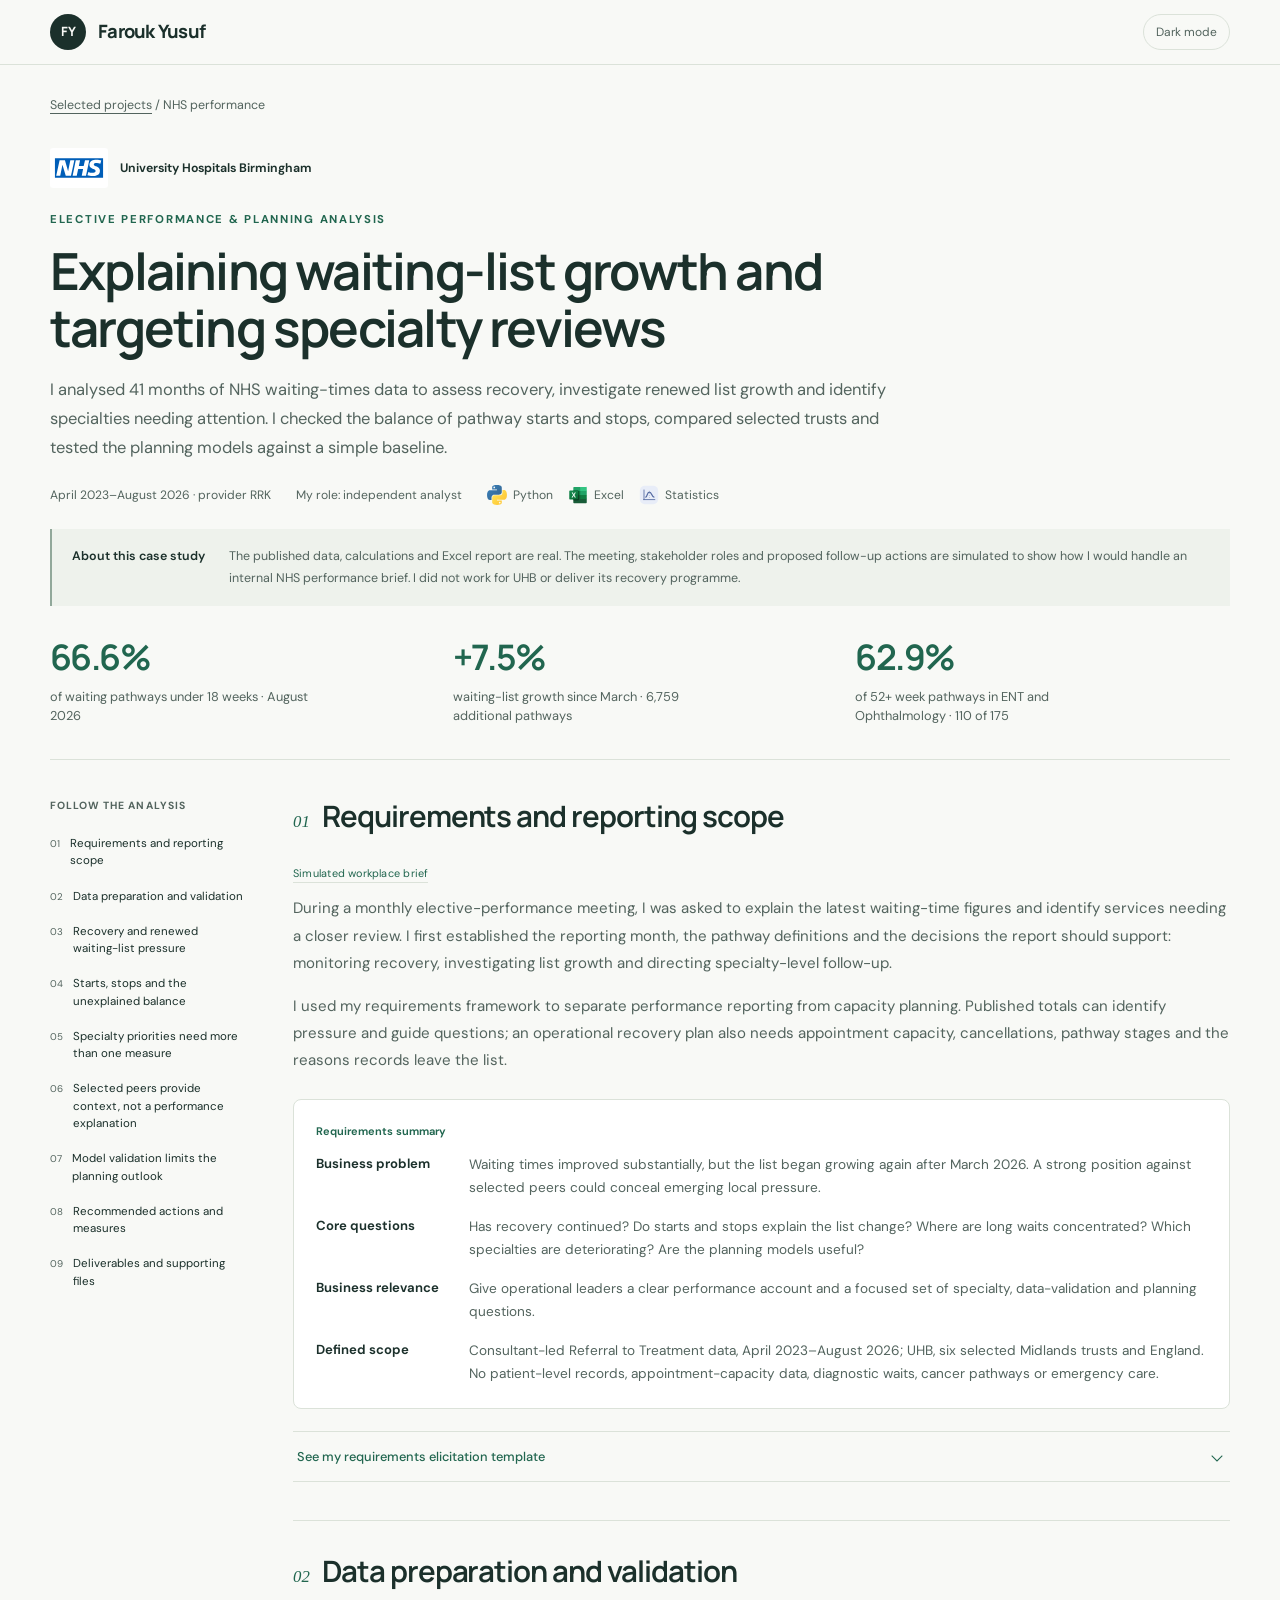
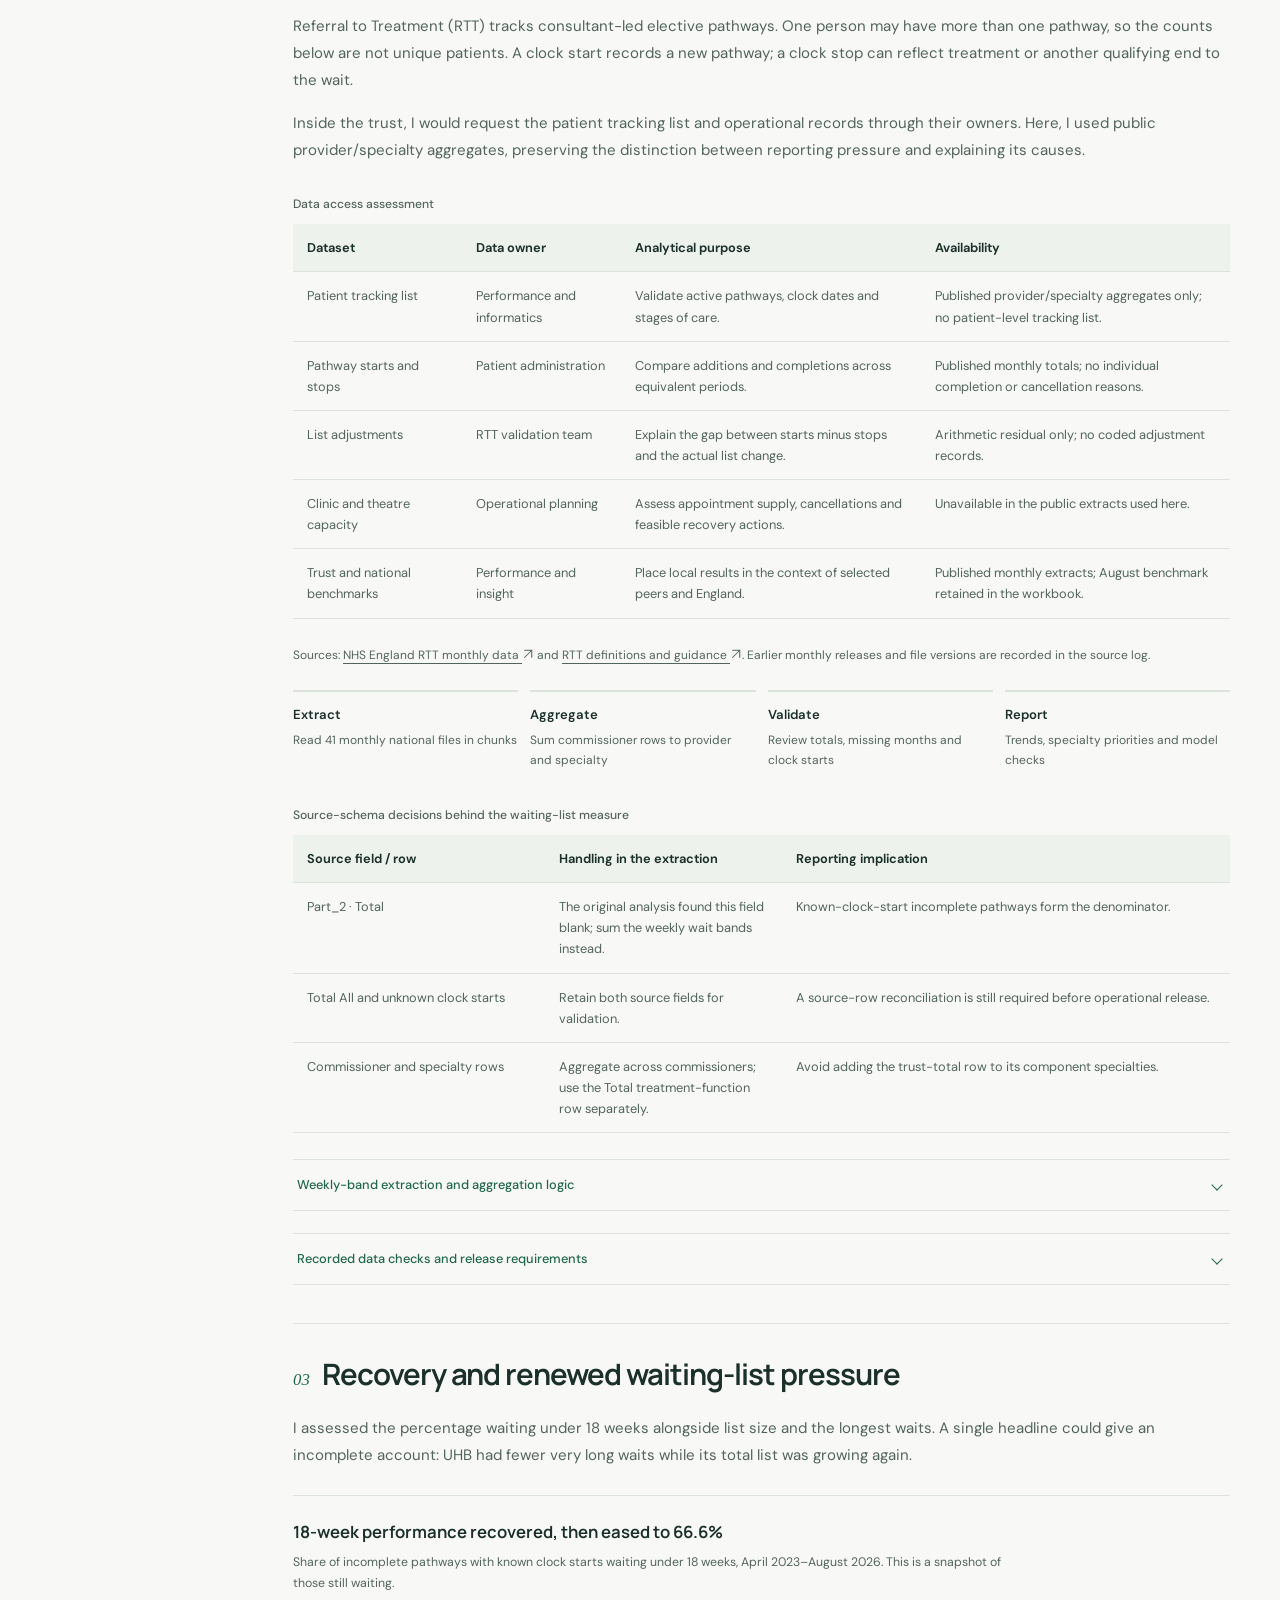
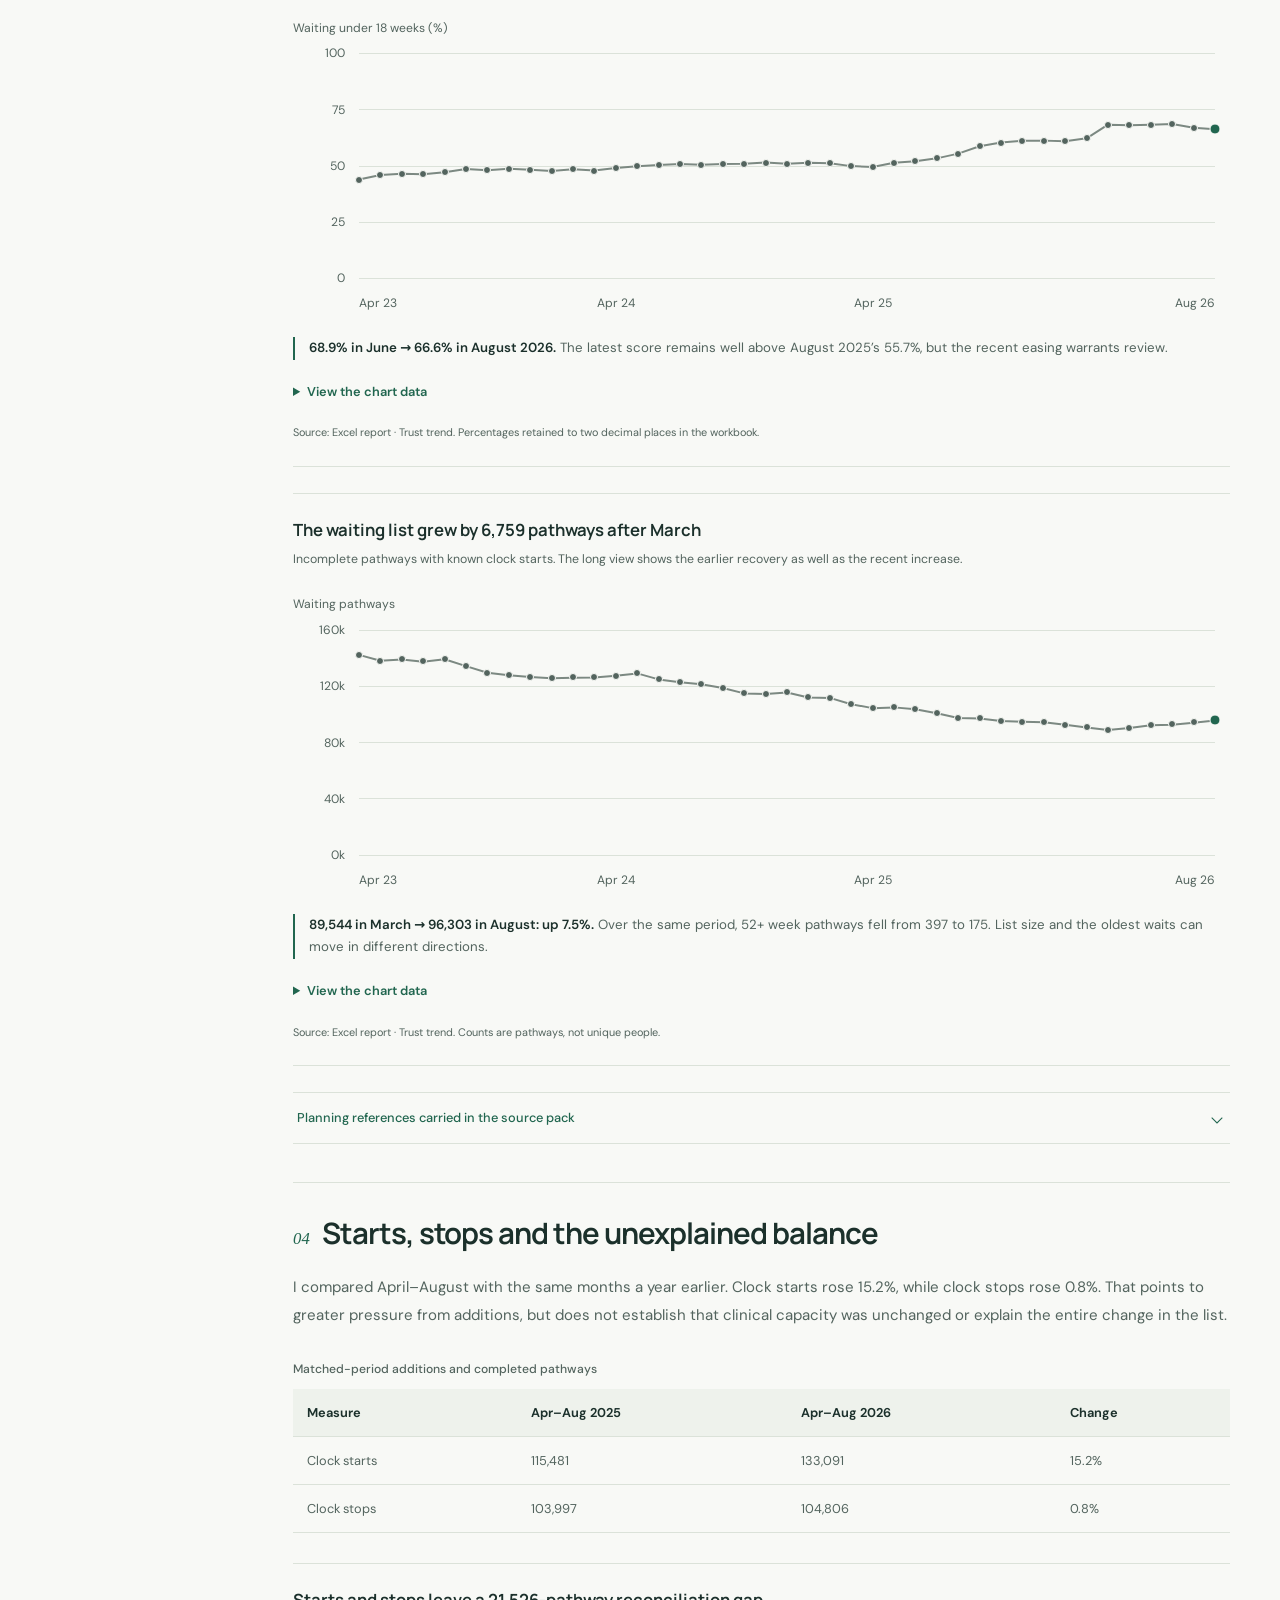
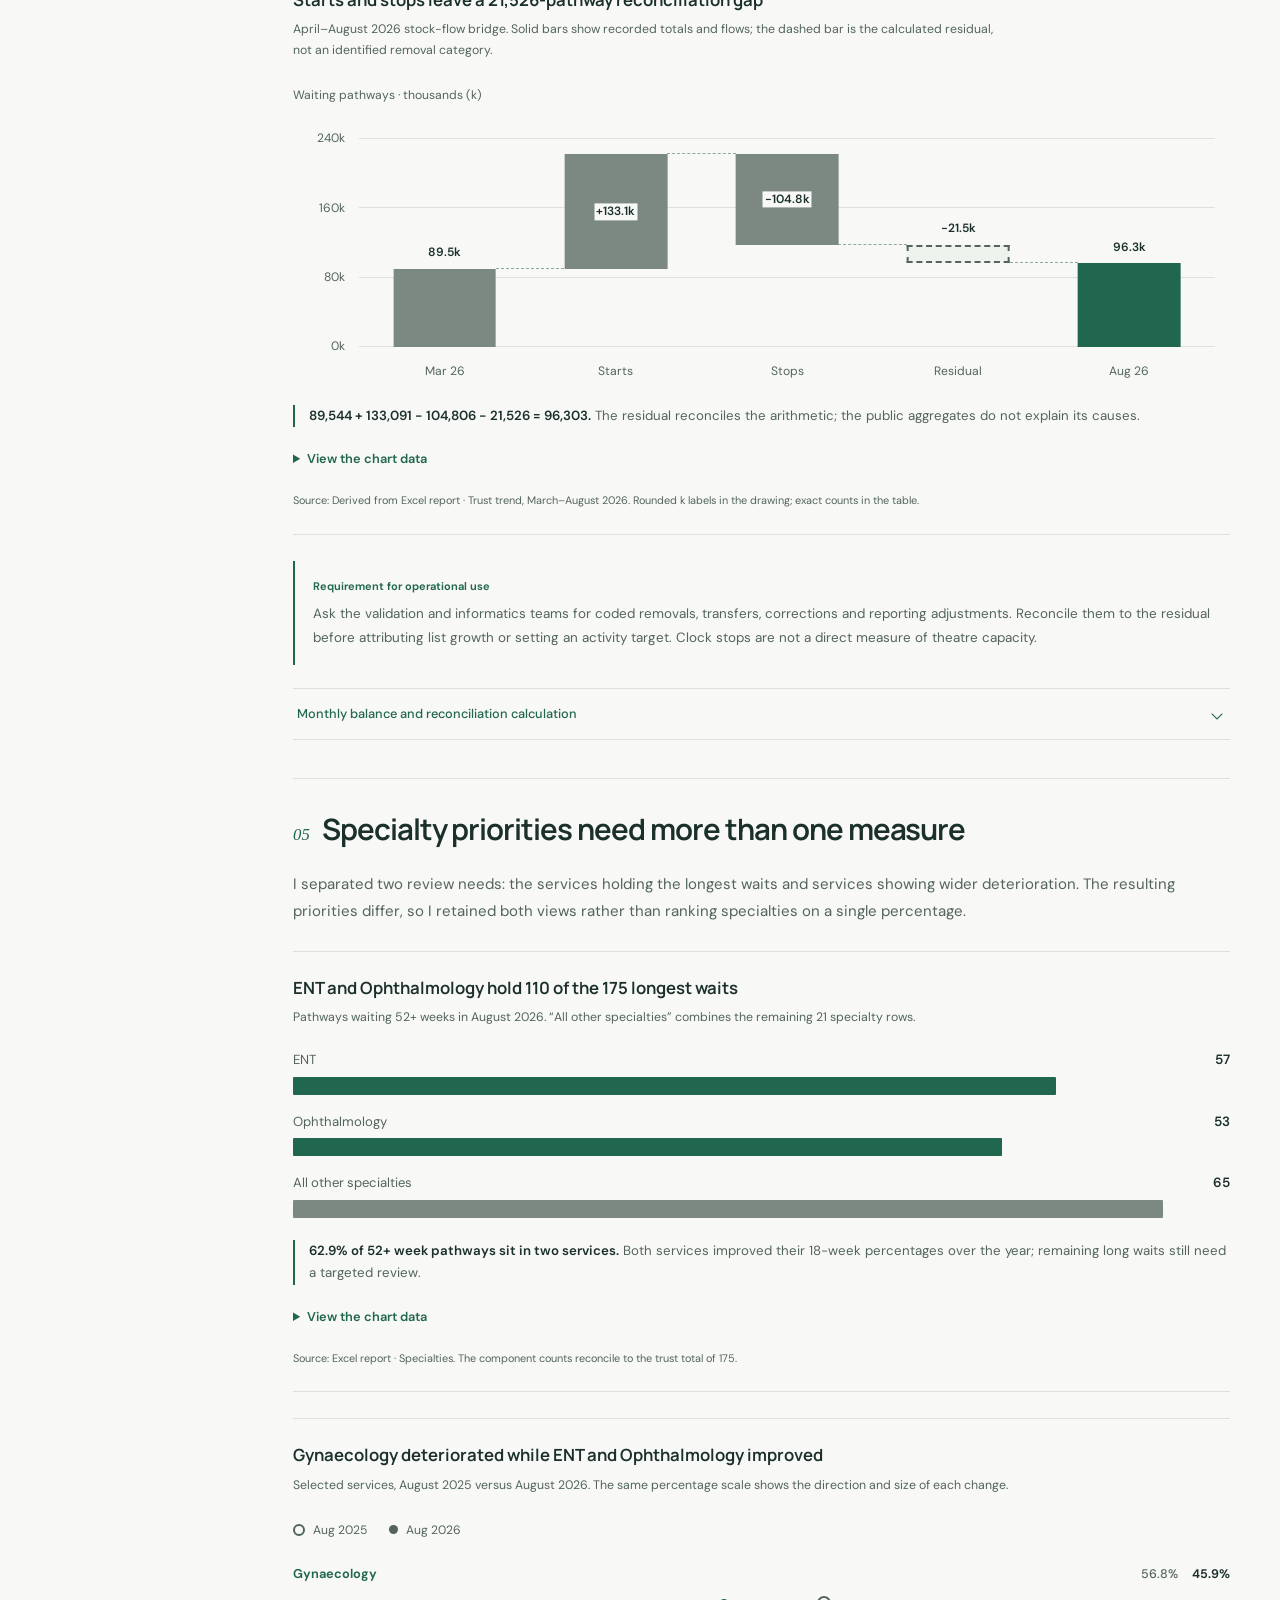
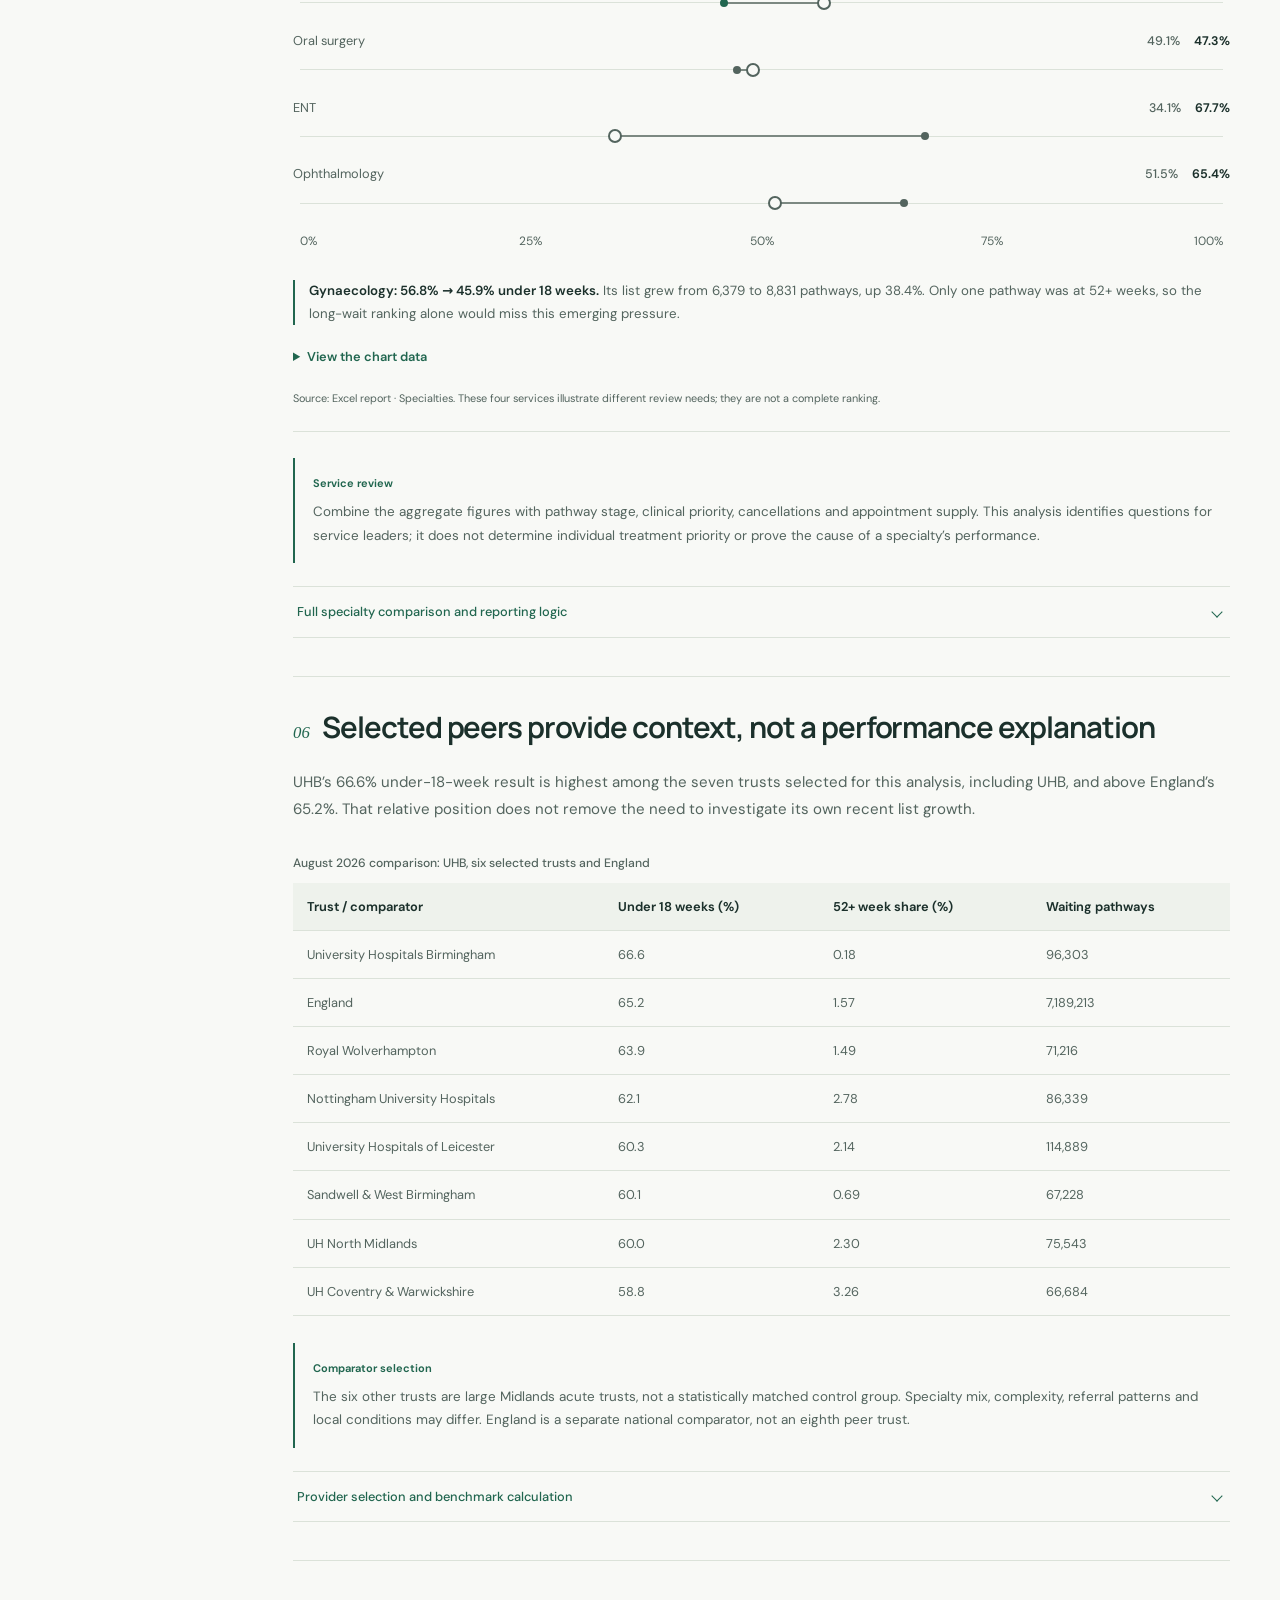
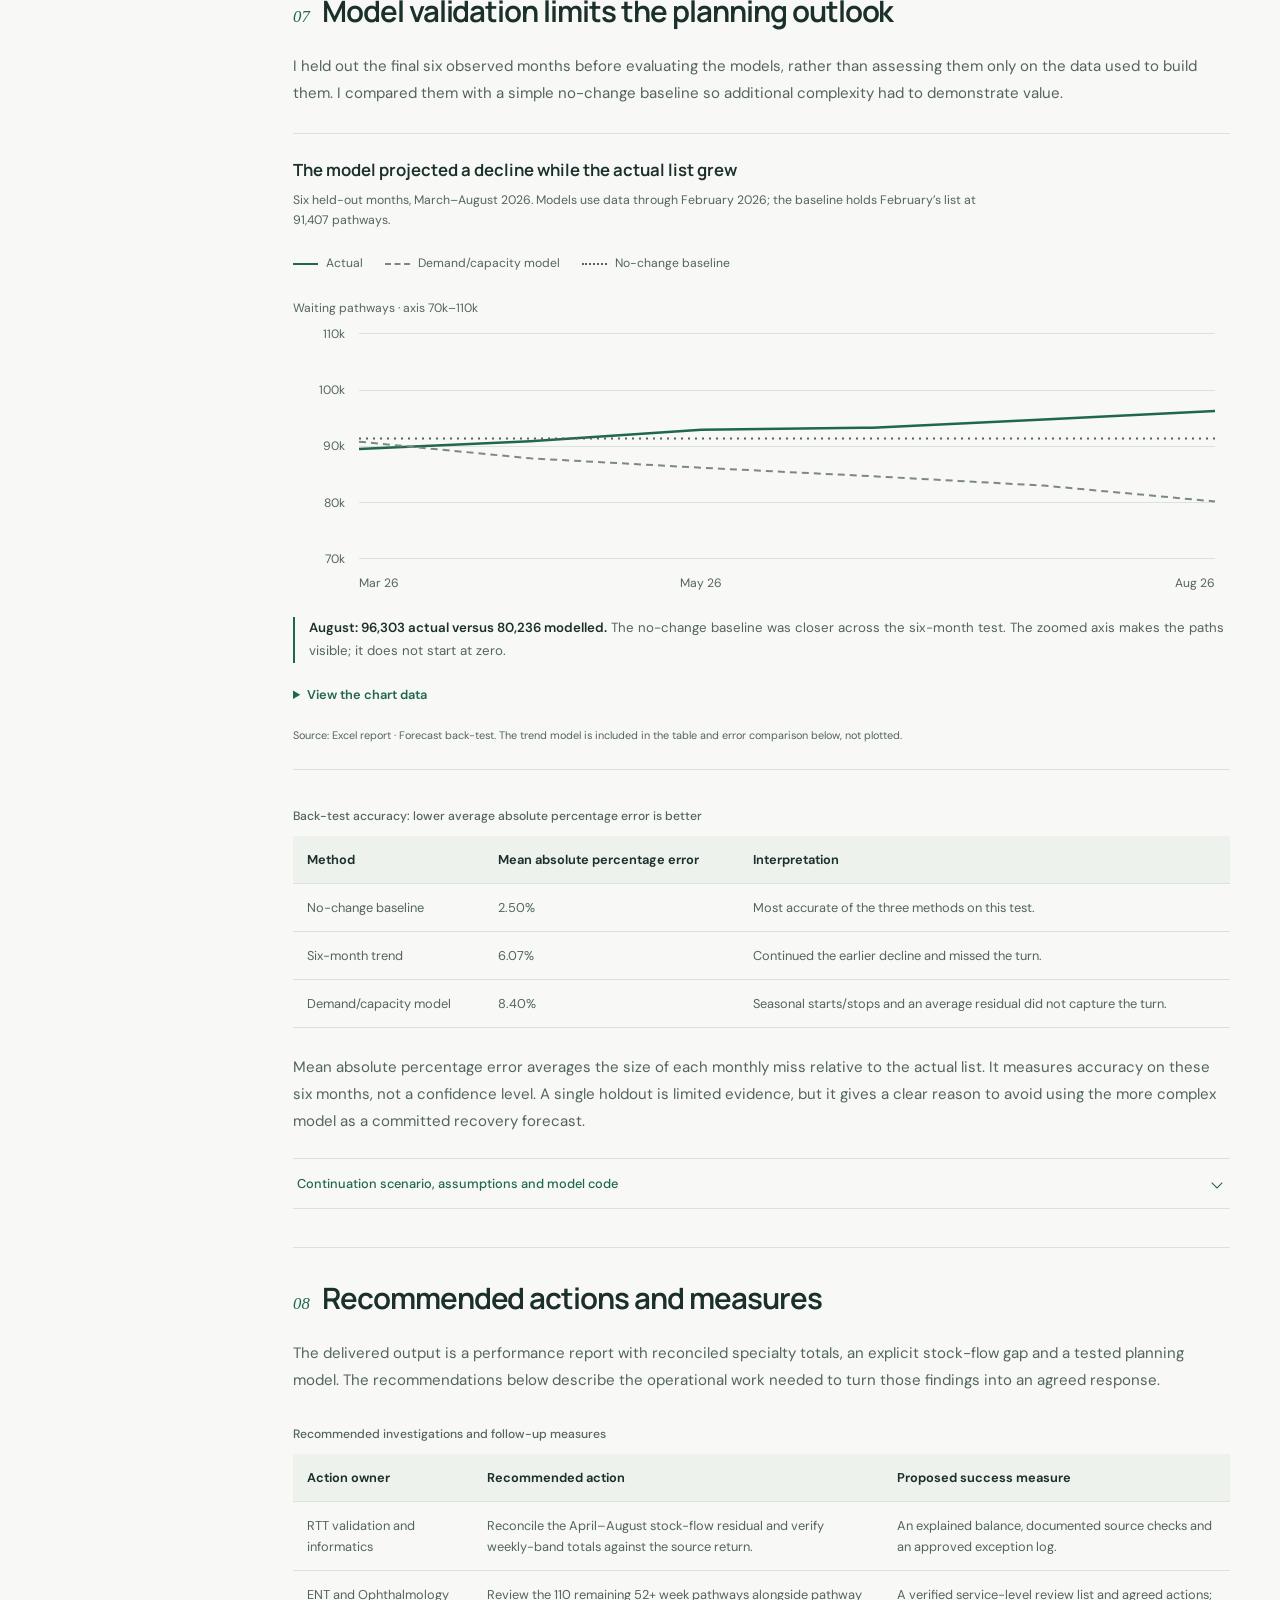
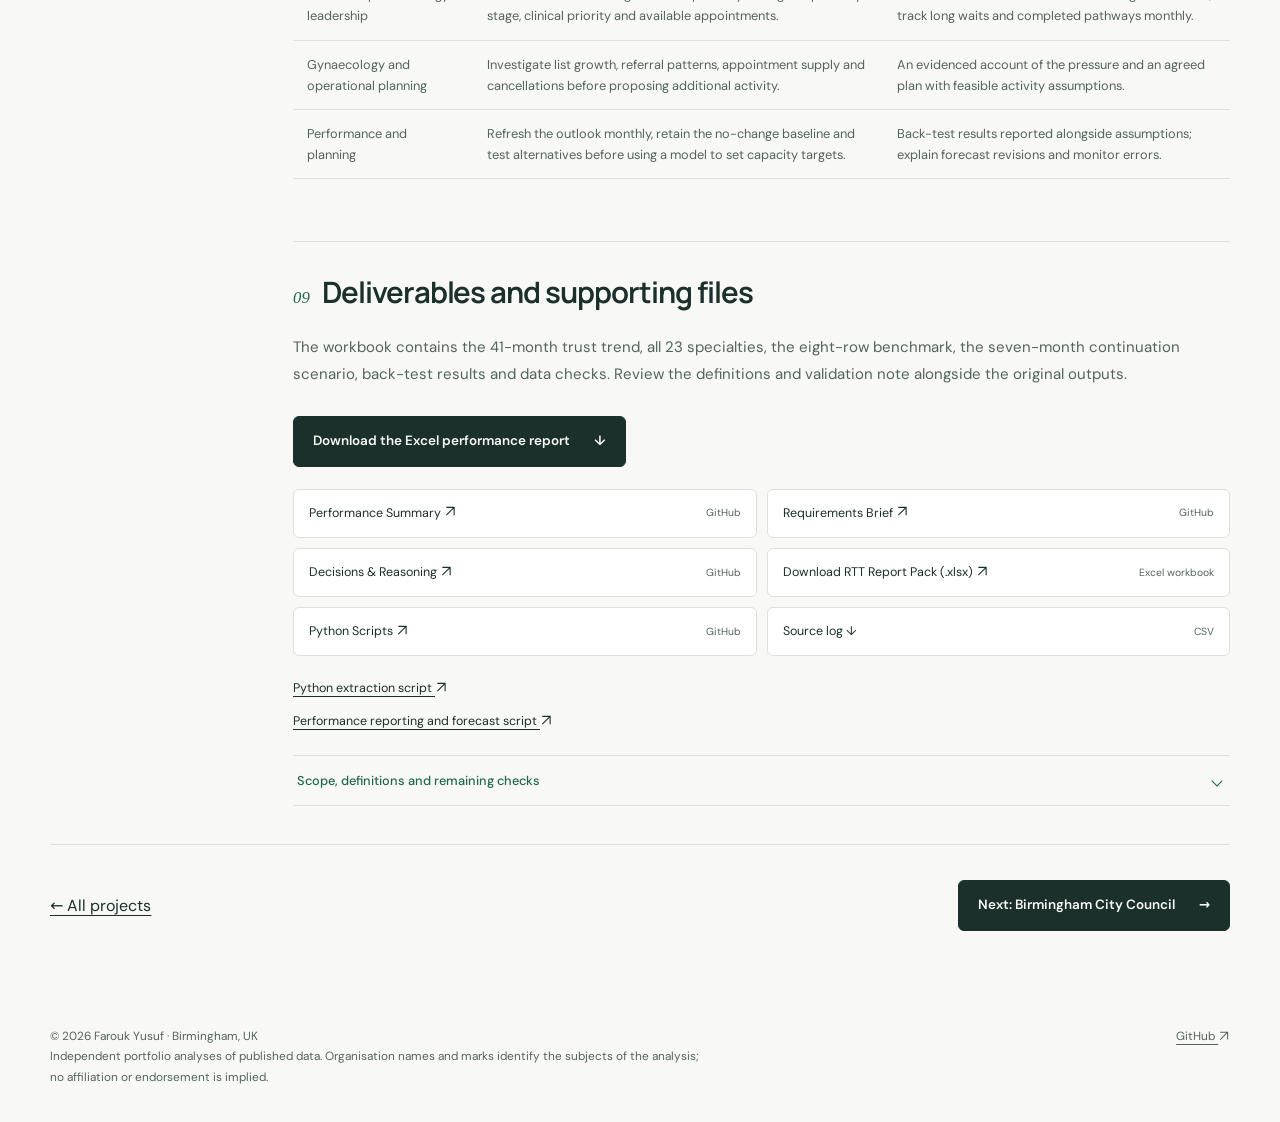
<file: case-studies/uhb-waiting-times.html>
<!doctype html>
<html lang="en-GB"><head><meta charset="utf-8"><meta name="viewport" content="width=device-width, initial-scale=1">
<title>Explaining waiting-list growth and targeting specialty reviews | Farouk Yusuf</title><meta name="description" content="I analysed 41 months of NHS waiting-times data to assess recovery, investigate renewed list growth and identify specialties needing attention. I checked the balance of pathway starts and stops, compared selected trusts and tested the planning models against a simple baseline.">
<meta property="og:type" content="website">
<meta property="og:site_name" content="Farouk Yusuf">
<meta property="og:locale" content="en_GB">
<meta property="og:url" content="https://farouk-yusuf.github.io/case-studies/uhb-waiting-times.html">
<meta property="og:title" content="NHS Waiting Times | Performance Analysis and Forecasting">
<meta property="og:description" content="Explore 41 monthly datasets across 23 specialties, waiting-list movements and forecast validation. Independent analysis by Farouk Yusuf.">
<meta property="og:image" content="https://farouk-yusuf.github.io/assets/social/nhs-waiting-times.png">
<meta property="og:image:type" content="image/png">
<meta property="og:image:width" content="1200">
<meta property="og:image:height" content="627">
<meta property="og:image:alt" content="NHS mark beside the actual 18-week performance chart from Farouk Yusuf&#x27;s waiting-times analysis.">
<meta name="twitter:card" content="summary_large_image">
<meta name="twitter:title" content="NHS Waiting Times | Performance Analysis and Forecasting">
<meta name="twitter:description" content="Explore 41 monthly datasets across 23 specialties, waiting-list movements and forecast validation. Independent analysis by Farouk Yusuf.">
<meta name="twitter:image" content="https://farouk-yusuf.github.io/assets/social/nhs-waiting-times.png">
<meta name="twitter:image:alt" content="NHS mark beside the actual 18-week performance chart from Farouk Yusuf&#x27;s waiting-times analysis.">
<meta name="theme-color" content="#1b302b"><link rel="icon" href="../assets/favicon.svg" type="image/svg+xml">
<link rel="stylesheet" href="../assets/css/site.css"><link rel="stylesheet" href="../assets/css/finance.css"><link rel="stylesheet" href="../assets/css/story-charts.css"><script src="../assets/js/site.js" defer></script></head>
<body><a class="skip-link" href="#main">Skip to content</a>
    <header class="site-header"><div class="container nav">
      <a class="brand" href="../index.html"><span class="brand-mark" aria-hidden="true">FY</span>Farouk Yusuf<span class="sr-only">, home</span></a>
      <button class="theme-button" data-theme-toggle aria-pressed="false" hidden>Dark mode</button>
    </div></header><main class="container finance-case nhs-case" id="main"><div class="breadcrumb"><a href="../index.html#projects">Selected projects</a> / NHS performance</div>
    <header class="finance-hero"><div class="organisation"><img class="org-logo nhs" src="../assets/logos/nhs.svg" alt="NHS" width="100" height="45"><span>University Hospitals Birmingham</span></div><span class="eyebrow">Elective performance &amp; planning analysis</span><h1>Explaining waiting-list growth and targeting specialty reviews</h1><p class="lead">I analysed 41 months of NHS waiting-times data to assess recovery, investigate renewed list growth and identify specialties needing attention. I checked the balance of pathway starts and stops, compared selected trusts and tested the planning models against a simple baseline.</p><div class="finance-meta"><span>April 2023–August 2026 · provider RRK</span><span>My role: independent analyst</span><div class="finance-tools"><span><img src="../assets/icons/python.svg" width="22" height="22" alt="">Python</span><span><img src="../assets/icons/excel.svg" width="22" height="22" alt="">Excel</span><span><img src="../assets/icons/statistics.svg" width="22" height="22" alt="">Statistics</span></div></div></header>
    <aside class="scenario-note" aria-label="About this case study"><strong>About this case study</strong><p>The published data, calculations and Excel report are real. The meeting, stakeholder roles and proposed follow-up actions are simulated to show how I would handle an internal NHS performance brief. I did not work for UHB or deliver its recovery programme.</p></aside><div class="finance-metrics" aria-label="Results at a glance"><div class="finance-metric"><strong>66.6%</strong><span>of waiting pathways under 18 weeks · August 2026</span></div><div class="finance-metric"><strong>+7.5%</strong><span>waiting-list growth since March · 6,759 additional pathways</span></div><div class="finance-metric"><strong>62.9%</strong><span>of 52+ week pathways in ENT and Ophthalmology · 110 of 175</span></div></div>
    <div class="finance-layout"><nav class="finance-nav" aria-label="On this page"><strong>Follow the analysis</strong><a href="#brief"><span aria-hidden="true">01</span>Requirements and reporting scope</a><a href="#data"><span aria-hidden="true">02</span>Data preparation and validation</a><a href="#recovery"><span aria-hidden="true">03</span>Recovery and renewed waiting-list pressure</a><a href="#balance"><span aria-hidden="true">04</span>Starts, stops and the unexplained balance</a><a href="#specialties"><span aria-hidden="true">05</span>Specialty priorities need more than one measure</a><a href="#benchmark"><span aria-hidden="true">06</span>Selected peers provide context, not a performance explanation</a><a href="#planning"><span aria-hidden="true">07</span>Model validation limits the planning outlook</a><a href="#actions"><span aria-hidden="true">08</span>Recommended actions and measures</a><a href="#files"><span aria-hidden="true">09</span>Deliverables and supporting files</a></nav><div class="finance-content"><section class="finance-section" id="brief" aria-labelledby="brief-heading"><div class="finance-section-heading"><span class="finance-step" aria-hidden="true">01</span><h2 id="brief-heading">Requirements and reporting scope</h2></div><span class="scenario-label">Simulated workplace brief</span><p>During a monthly elective-performance meeting, I was asked to explain the latest waiting-time figures and identify services needing a closer review. I first established the reporting month, the pathway definitions and the decisions the report should support: monitoring recovery, investigating list growth and directing specialty-level follow-up.</p><p>I used my requirements framework to separate performance reporting from capacity planning. Published totals can identify pressure and guide questions; an operational recovery plan also needs appointment capacity, cancellations, pathway stages and the reasons records leave the list.</p><aside class="requirements-card" aria-label="Requirements summary"><span class="practice-label">Requirements summary</span><dl><div><dt>Business problem</dt><dd>Waiting times improved substantially, but the list began growing again after March 2026. A strong position against selected peers could conceal emerging local pressure.</dd></div><div><dt>Core questions</dt><dd>Has recovery continued? Do starts and stops explain the list change? Where are long waits concentrated? Which specialties are deteriorating? Are the planning models useful?</dd></div><div><dt>Business relevance</dt><dd>Give operational leaders a clear performance account and a focused set of specialty, data-validation and planning questions.</dd></div><div><dt>Defined scope</dt><dd>Consultant-led Referral to Treatment data, April 2023–August 2026; UHB, six selected Midlands trusts and England. No patient-level records, appointment-capacity data, diagnostic waits, cancer pathways or emergency care.</dd></div></dl></aside><details class="evidence requirements-template"><summary>See my requirements elicitation template</summary><div class="evidence-body"><p>These prompts show how I would agree a performance brief. The applications distinguish completed analysis, the simulated stakeholder setting and items requiring internal confirmation.</p><ol class="framework-items"><li><div class="framework-item-heading"><h3>Decision and accountable users</h3><span class="framework-status framework-status--assumption">Scenario assumption</span></div><dl><div><dt>Framework prompt</dt><dd>Who will use the report, and which decisions should it support?</dd></div><div><dt>Project application</dt><dd>The Chief Operating Officer and divisional directors need a monthly performance assessment, specialty review priorities and a qualified planning outlook. These stakeholder interactions are simulated.</dd></div></dl></li><li><div class="framework-item-heading"><h3>Measures and reporting unit</h3><span class="framework-status framework-status--defined">Defined in the analysis</span></div><dl><div><dt>Framework prompt</dt><dd>Which population, dates and definitions make the measures interpretable?</dd></div><div><dt>Project application</dt><dd>Use incomplete pathways with known clock starts for waiting-list size and the 18-week percentage. Treat 52+ waits as pathway counts, not unique people. Compare matched April–August periods for starts and stops.</dd></div></dl></li><li><div class="framework-item-heading"><h3>Data access and governance</h3><span class="framework-status framework-status--pending">Internal access required</span></div><dl><div><dt>Framework prompt</dt><dd>Which operational records would explain the aggregates, and how would access be controlled?</dd></div><div><dt>Project application</dt><dd>Request the patient tracking list, coded list adjustments and capacity data through their owners. Agree minimum fields, permissions and secure handling before using identifiable records. None are published in this case study.</dd></div></dl></li><li><div class="framework-item-heading"><h3>Reconciliation and acceptance checks</h3><span class="framework-status framework-status--pending">Further validation required</span></div><dl><div><dt>Framework prompt</dt><dd>Do record totals reconcile, and which exceptions must be explained before release?</dd></div><div><dt>Project application</dt><dd>The extraction rebuilds known-clock-start totals from weekly bands. Missing provider-month and unknown-start checks are recorded. Require a source-row check against Total All, a specialty-to-trust reconciliation and an owner-approved explanation of the stock-flow residual before operational release.</dd></div></dl></li><li><div class="framework-item-heading"><h3>Comparison group</h3><span class="framework-status framework-status--defined">Selected peers documented</span></div><dl><div><dt>Framework prompt</dt><dd>Which organisations form a useful benchmark, and which differences remain?</dd></div><div><dt>Project application</dt><dd>Compare UHB with six selected large Midlands acute trusts and England. Similar list sizes do not establish identical specialty mix, patient complexity or referral patterns; the ranking is descriptive.</dd></div></dl></li><li><div class="framework-item-heading"><h3>Targets and planning assumptions</h3><span class="framework-status framework-status--pending">Policy and owner confirmation required</span></div><dl><div><dt>Framework prompt</dt><dd>Which current targets apply, and which assumptions underpin any capacity estimate?</dd></div><div><dt>Project application</dt><dd>The original pack carries March planning references from a secondary dashboard. Confirm them against official NHS guidance and local plans. Show the failed model back-test; treat the March 2027 outlook as a continuation scenario, not an agreed activity target.</dd></div></dl></li><li><div class="framework-item-heading"><h3>Delivery and follow-up</h3><span class="framework-status framework-status--pending">Stakeholder agreement required</span></div><dl><div><dt>Framework prompt</dt><dd>Which outputs, deadlines and review measures would make the report usable?</dd></div><div><dt>Project application</dt><dd>Provide the workbook, a concise performance report and a review log. Agree owners, a reporting deadline, acceptance criteria and a refresh schedule. No stakeholder approval, extra clinical capacity or delivered recovery benefit is assumed.</dd></div></dl></li></ol></div></details></section><section class="finance-section" id="data" aria-labelledby="data-heading"><div class="finance-section-heading"><span class="finance-step" aria-hidden="true">02</span><h2 id="data-heading">Data preparation and validation</h2></div><p>Referral to Treatment (RTT) tracks consultant-led elective pathways. One person may have more than one pathway, so the counts below are not unique patients. A clock start records a new pathway; a clock stop can reflect treatment or another qualifying end to the wait.</p><p>Inside the trust, I would request the patient tracking list and operational records through their owners. Here, I used public provider/specialty aggregates, preserving the distinction between reporting pressure and explaining its causes.</p><div class="table-scroll" tabindex="0" role="region" aria-label="Data access assessment"><table><caption>Data access assessment</caption><thead><tr><th scope="col">Dataset</th><th scope="col">Data owner</th><th scope="col">Analytical purpose</th><th scope="col">Availability</th></tr></thead><tbody><tr><td>Patient tracking list</td><td>Performance and informatics</td><td>Validate active pathways, clock dates and stages of care.</td><td>Published provider/specialty aggregates only; no patient-level tracking list.</td></tr><tr><td>Pathway starts and stops</td><td>Patient administration</td><td>Compare additions and completions across equivalent periods.</td><td>Published monthly totals; no individual completion or cancellation reasons.</td></tr><tr><td>List adjustments</td><td>RTT validation team</td><td>Explain the gap between starts minus stops and the actual list change.</td><td>Arithmetic residual only; no coded adjustment records.</td></tr><tr><td>Clinic and theatre capacity</td><td>Operational planning</td><td>Assess appointment supply, cancellations and feasible recovery actions.</td><td>Unavailable in the public extracts used here.</td></tr><tr><td>Trust and national benchmarks</td><td>Performance and insight</td><td>Place local results in the context of selected peers and England.</td><td>Published monthly extracts; August benchmark retained in the workbook.</td></tr></tbody></table></div><p class="inline-source">Sources: <a href="https://www.england.nhs.uk/statistics/statistical-work-areas/rtt-waiting-times/rtt-data-2026-27/" target="_blank" rel="noopener">NHS England RTT monthly data <svg class="arrow-icon" viewBox="0 0 16 16" aria-hidden="true"><path d="M3 13 13 3M3 3h10v10"/></svg></a> and <a href="https://www.england.nhs.uk/statistics/statistical-work-areas/rtt-waiting-times/rtt-statistics-user-guidance/" target="_blank" rel="noopener">RTT definitions and guidance <svg class="arrow-icon" viewBox="0 0 16 16" aria-hidden="true"><path d="M3 13 13 3M3 3h10v10"/></svg></a>. Earlier monthly releases and file versions are recorded in the source log.</p><ol class="etl-flow" aria-label="Data preparation workflow"><li><strong>Extract</strong><span>Read 41 monthly national files in chunks</span></li><li><strong>Aggregate</strong><span>Sum commissioner rows to provider and specialty</span></li><li><strong>Validate</strong><span>Review totals, missing months and clock starts</span></li><li><strong>Report</strong><span>Trends, specialty priorities and model checks</span></li></ol><div class="table-scroll" tabindex="0" role="region" aria-label="Source-schema decisions behind the waiting-list measure"><table><caption>Source-schema decisions behind the waiting-list measure</caption><thead><tr><th scope="col">Source field / row</th><th scope="col">Handling in the extraction</th><th scope="col">Reporting implication</th></tr></thead><tbody><tr><td>Part_2 · Total</td><td>The original analysis found this field blank; sum the weekly wait bands instead.</td><td>Known-clock-start incomplete pathways form the denominator.</td></tr><tr><td>Total All and unknown clock starts</td><td>Retain both source fields for validation.</td><td>A source-row reconciliation is still required before operational release.</td></tr><tr><td>Commissioner and specialty rows</td><td>Aggregate across commissioners; use the Total treatment-function row separately.</td><td>Avoid adding the trust-total row to its component specialties.</td></tr></tbody></table></div><details class="evidence"><summary>Weekly-band extraction and aggregation logic</summary><div class="evidence-body"><pre tabindex="0" role="region" aria-label="Code excerpt"><code>wk = ch[week_cols].apply(pd.to_numeric, errors=&quot;coerce&quot;).fillna(0)
            # band boundaries by the lower edge of each weekly column (Gt 18 To 19 = waiting 18+ weeks)
            lower = np.array([int(re.findall(r&quot;\d+&quot;, c)[0]) for c in week_cols])
            agg = pd.DataFrame({
                &quot;period&quot;: ch[&quot;Period&quot;], &quot;provider&quot;: ch[&quot;Provider Org Code&quot;], &quot;part&quot;: ch[&quot;RTT Part Type&quot;],
                &quot;specialty&quot;: ch[&quot;Treatment Function Name&quot;],
                &quot;total&quot;: pd.to_numeric(ch[&quot;Total&quot;], errors=&quot;coerce&quot;).fillna(0),
                &quot;known_clock_start&quot;: wk.sum(axis=1),
                &quot;unknown_clock_start&quot;: pd.to_numeric(ch[&quot;Patients with unknown clock start date&quot;], errors=&quot;coerce&quot;).fillna(0),
                &quot;total_all&quot;: pd.to_numeric(ch[&quot;Total All&quot;], errors=&quot;coerce&quot;).fillna(0),
                &quot;within_18&quot;: wk.loc[:, lower &lt; 18].sum(axis=1),
                &quot;over_52&quot;: wk.loc[:, lower &gt;= 52].sum(axis=1),
                &quot;over_65&quot;: wk.loc[:, lower &gt;= 65].sum(axis=1),
                &quot;over_78&quot;: wk.loc[:, lower &gt;= 78].sum(axis=1),
                &quot;over_104&quot;: wk.loc[:, lower &gt;= 104].sum(axis=1)})
            nat = agg.assign(provider=&quot;ENGLAND&quot;).groupby([&quot;period&quot;, &quot;provider&quot;, &quot;part&quot;, &quot;specialty&quot;], as_index=False).sum(numeric_only=True)
            keep = agg[agg.provider.isin(PROVIDERS)].groupby([&quot;period&quot;, &quot;provider&quot;, &quot;part&quot;, &quot;specialty&quot;], as_index=False).sum(numeric_only=True)
            parts += [nat, keep]</code></pre><a class="evidence-link" href="https://github.com/farouk-yusuf/farouk-yusuf.github.io/blob/main/projects/04_UHB_Waiting_Times/scripts/01_extract.py" target="_blank" rel="noopener">Chunked extraction and weekly-band aggregation <span aria-hidden="true"><svg class="arrow-icon" viewBox="0 0 16 16" aria-hidden="true"><path d="M3 13 13 3M3 3h10v10"/></svg></span></a></div></details><details class="evidence"><summary>Recorded data checks and release requirements</summary><div class="evidence-body"><p>The committed trend contains 41 UHB observations and zero unknown clock starts. The report records no missing provider-months across the selected trusts and England. These checks do not establish that every source row is complete. I also reconciled the latest specialty totals to the trust total when preparing this page.</p><div class="table-scroll" tabindex="0" role="region" aria-label="Checks retained in the Excel report"><table><caption>Checks retained in the Excel report</caption><thead><tr><th scope="col">Recorded check</th><th scope="col">Result</th></tr></thead><tbody><tr><td>Months covered</td><td>2023-04 to 2026-08 (41)</td></tr><tr><td>Missing provider-months (UHB, peers, England)</td><td>None</td></tr><tr><td>UHB patients with unknown clock start (latest month)</td><td>0</td></tr><tr><td>UHB: avg monthly gap between list change and starts minus stops</td><td>-4,336 (validation and other removals)</td></tr></tbody></table></div><p>The corrected extractor computes weekly-band totals but does not enforce a row-level assertion against Total All. That reconciliation, and the reasons behind the stock-flow residual, remain operational release checks.</p><a class="evidence-link" href="https://github.com/farouk-yusuf/farouk-yusuf.github.io/blob/main/projects/04_UHB_Waiting_Times/outputs/03_Website_Validation_Notes.md" target="_blank" rel="noopener">Evidence review and remaining validation requirements <span aria-hidden="true"><svg class="arrow-icon" viewBox="0 0 16 16" aria-hidden="true"><path d="M3 13 13 3M3 3h10v10"/></svg></span></a></div></details></section><section class="finance-section" id="recovery" aria-labelledby="recovery-heading"><div class="finance-section-heading"><span class="finance-step" aria-hidden="true">03</span><h2 id="recovery-heading">Recovery and renewed waiting-list pressure</h2></div><p>I assessed the percentage waiting under 18 weeks alongside list size and the longest waits. A single headline could give an incomplete account: UHB had fewer very long waits while its total list was growing again.</p><figure class="chart-panel"><figcaption>18-week performance recovered, then eased to 66.6%</figcaption>
    <p class="chart-subtitle">Share of incomplete pathways with known clock starts waiting under 18 weeks, April 2023–August 2026. This is a snapshot of those still waiting.</p><div class="story-plot" data-viz="line" aria-hidden="true"><div class="plot-unit">Waiting under 18 weeks (%)</div><div class="plot-grid"><div class="plot-y-labels"><span style="bottom:0.0000%">0</span><span style="bottom:25.0000%">25</span><span style="bottom:50.0000%">50</span><span style="bottom:75.0000%">75</span><span style="bottom:100.0000%">100</span></div><div class="plot-area"><div class="plot-guides"><span style="bottom:0.0000%"></span><span style="bottom:25.0000%"></span><span style="bottom:50.0000%"></span><span style="bottom:75.0000%"></span><span style="bottom:100.0000%"></span></div><svg class="plot-geometry" viewBox="0 0 100 100" preserveAspectRatio="none"><polyline class="plot-series" points="0.0000,55.7900 2.5000,53.7800 5.0000,53.2300 7.5000,53.4100 10.0000,52.5500 12.5000,51.1600 15.0000,51.6800 17.5000,50.9500 20.0000,51.4400 22.5000,52.0500 25.0000,51.2400 27.5000,51.7700 30.0000,50.6300 32.5000,49.8600 35.0000,49.3800 37.5000,48.8900 40.0000,49.1700 42.5000,48.8900 45.0000,48.7600 47.5000,48.2500 50.0000,48.7600 52.5000,48.3200 55.0000,48.5900 57.5000,49.8300 60.0000,50.2600 62.5000,48.3200 65.0000,47.6300 67.5000,46.3800 70.0000,44.2700 72.5000,40.9800 75.0000,39.3700 77.5000,38.5500 80.0000,38.5000 82.5000,38.7700 85.0000,37.4700 87.5000,31.4000 90.0000,31.6200 92.5000,31.3900 95.0000,31.0700 97.5000,32.7500 100.0000,33.4000" vector-effect="non-scaling-stroke"/></svg><span class="plot-dot " data-value="44.21000000" style="left:0.0000%;bottom:44.2100%" title="Apr 23: 44.21"></span><span class="plot-dot " data-value="46.22000000" style="left:2.5000%;bottom:46.2200%" title="May 23: 46.22"></span><span class="plot-dot " data-value="46.77000000" style="left:5.0000%;bottom:46.7700%" title="Jun 23: 46.77"></span><span class="plot-dot " data-value="46.59000000" style="left:7.5000%;bottom:46.5900%" title="Jul 23: 46.59"></span><span class="plot-dot " data-value="47.45000000" style="left:10.0000%;bottom:47.4500%" title="Aug 23: 47.45"></span><span class="plot-dot " data-value="48.84000000" style="left:12.5000%;bottom:48.8400%" title="Sep 23: 48.84"></span><span class="plot-dot " data-value="48.32000000" style="left:15.0000%;bottom:48.3200%" title="Oct 23: 48.32"></span><span class="plot-dot " data-value="49.05000000" style="left:17.5000%;bottom:49.0500%" title="Nov 23: 49.05"></span><span class="plot-dot " data-value="48.56000000" style="left:20.0000%;bottom:48.5600%" title="Dec 23: 48.56"></span><span class="plot-dot " data-value="47.95000000" style="left:22.5000%;bottom:47.9500%" title="Jan 24: 47.95"></span><span class="plot-dot " data-value="48.76000000" style="left:25.0000%;bottom:48.7600%" title="Feb 24: 48.76"></span><span class="plot-dot " data-value="48.23000000" style="left:27.5000%;bottom:48.2300%" title="Mar 24: 48.23"></span><span class="plot-dot " data-value="49.37000000" style="left:30.0000%;bottom:49.3700%" title="Apr 24: 49.37"></span><span class="plot-dot " data-value="50.14000000" style="left:32.5000%;bottom:50.1400%" title="May 24: 50.14"></span><span class="plot-dot " data-value="50.62000000" style="left:35.0000%;bottom:50.6200%" title="Jun 24: 50.62"></span><span class="plot-dot " data-value="51.11000000" style="left:37.5000%;bottom:51.1100%" title="Jul 24: 51.11"></span><span class="plot-dot " data-value="50.83000000" style="left:40.0000%;bottom:50.8300%" title="Aug 24: 50.83"></span><span class="plot-dot " data-value="51.11000000" style="left:42.5000%;bottom:51.1100%" title="Sep 24: 51.11"></span><span class="plot-dot " data-value="51.24000000" style="left:45.0000%;bottom:51.2400%" title="Oct 24: 51.24"></span><span class="plot-dot " data-value="51.75000000" style="left:47.5000%;bottom:51.7500%" title="Nov 24: 51.75"></span><span class="plot-dot " data-value="51.24000000" style="left:50.0000%;bottom:51.2400%" title="Dec 24: 51.24"></span><span class="plot-dot " data-value="51.68000000" style="left:52.5000%;bottom:51.6800%" title="Jan 25: 51.68"></span><span class="plot-dot " data-value="51.41000000" style="left:55.0000%;bottom:51.4100%" title="Feb 25: 51.41"></span><span class="plot-dot " data-value="50.17000000" style="left:57.5000%;bottom:50.1700%" title="Mar 25: 50.17"></span><span class="plot-dot " data-value="49.74000000" style="left:60.0000%;bottom:49.7400%" title="Apr 25: 49.74"></span><span class="plot-dot " data-value="51.68000000" style="left:62.5000%;bottom:51.6800%" title="May 25: 51.68"></span><span class="plot-dot " data-value="52.37000000" style="left:65.0000%;bottom:52.3700%" title="Jun 25: 52.37"></span><span class="plot-dot " data-value="53.62000000" style="left:67.5000%;bottom:53.6200%" title="Jul 25: 53.62"></span><span class="plot-dot " data-value="55.73000000" style="left:70.0000%;bottom:55.7300%" title="Aug 25: 55.73"></span><span class="plot-dot " data-value="59.02000000" style="left:72.5000%;bottom:59.0200%" title="Sep 25: 59.02"></span><span class="plot-dot " data-value="60.63000000" style="left:75.0000%;bottom:60.6300%" title="Oct 25: 60.63"></span><span class="plot-dot " data-value="61.45000000" style="left:77.5000%;bottom:61.4500%" title="Nov 25: 61.45"></span><span class="plot-dot " data-value="61.50000000" style="left:80.0000%;bottom:61.5000%" title="Dec 25: 61.5"></span><span class="plot-dot " data-value="61.23000000" style="left:82.5000%;bottom:61.2300%" title="Jan 26: 61.23"></span><span class="plot-dot " data-value="62.53000000" style="left:85.0000%;bottom:62.5300%" title="Feb 26: 62.53"></span><span class="plot-dot " data-value="68.60000000" style="left:87.5000%;bottom:68.6000%" title="Mar 26: 68.59999999999999"></span><span class="plot-dot " data-value="68.38000000" style="left:90.0000%;bottom:68.3800%" title="Apr 26: 68.38"></span><span class="plot-dot " data-value="68.61000000" style="left:92.5000%;bottom:68.6100%" title="May 26: 68.61"></span><span class="plot-dot " data-value="68.93000000" style="left:95.0000%;bottom:68.9300%" title="Jun 26: 68.93000000000001"></span><span class="plot-dot " data-value="67.25000000" style="left:97.5000%;bottom:67.2500%" title="Jul 26: 67.25"></span><span class="plot-dot plot-dot--focus" data-value="66.60000000" style="left:100.0000%;bottom:66.6000%" title="Aug 26: 66.59999999999999"></span></div></div><div class="plot-x-labels"><span class="plot-tick--first" style="left:0.0000%">Apr 23</span><span class="" style="left:30.0000%">Apr 24</span><span class="" style="left:60.0000%">Apr 25</span><span class="plot-tick--last" style="left:100.0000%">Aug 26</span></div><div class="plot-x-title"></div></div><p class="chart-annotation"><strong>68.9% in June → 66.6% in August 2026.</strong> The latest score remains well above August 2025’s 55.7%, but the recent easing warrants review.</p>
    <details><summary>View the chart data</summary><div class="table-scroll" tabindex="0" role="region" aria-label="18-week performance recovered, then eased to 66.6%"><table><caption>18-week performance recovered, then eased to 66.6%</caption><thead><tr><th scope="col">Month</th><th scope="col">Waiting under 18 weeks (%)</th></tr></thead><tbody><tr><td>2023-04</td><td>44.21</td></tr><tr><td>2023-05</td><td>46.22</td></tr><tr><td>2023-06</td><td>46.77</td></tr><tr><td>2023-07</td><td>46.59</td></tr><tr><td>2023-08</td><td>47.45</td></tr><tr><td>2023-09</td><td>48.84</td></tr><tr><td>2023-10</td><td>48.32</td></tr><tr><td>2023-11</td><td>49.05</td></tr><tr><td>2023-12</td><td>48.56</td></tr><tr><td>2024-01</td><td>47.95</td></tr><tr><td>2024-02</td><td>48.76</td></tr><tr><td>2024-03</td><td>48.23</td></tr><tr><td>2024-04</td><td>49.37</td></tr><tr><td>2024-05</td><td>50.14</td></tr><tr><td>2024-06</td><td>50.62</td></tr><tr><td>2024-07</td><td>51.11</td></tr><tr><td>2024-08</td><td>50.83</td></tr><tr><td>2024-09</td><td>51.11</td></tr><tr><td>2024-10</td><td>51.24</td></tr><tr><td>2024-11</td><td>51.75</td></tr><tr><td>2024-12</td><td>51.24</td></tr><tr><td>2025-01</td><td>51.68</td></tr><tr><td>2025-02</td><td>51.41</td></tr><tr><td>2025-03</td><td>50.17</td></tr><tr><td>2025-04</td><td>49.74</td></tr><tr><td>2025-05</td><td>51.68</td></tr><tr><td>2025-06</td><td>52.37</td></tr><tr><td>2025-07</td><td>53.62</td></tr><tr><td>2025-08</td><td>55.73</td></tr><tr><td>2025-09</td><td>59.02</td></tr><tr><td>2025-10</td><td>60.63</td></tr><tr><td>2025-11</td><td>61.45</td></tr><tr><td>2025-12</td><td>61.50</td></tr><tr><td>2026-01</td><td>61.23</td></tr><tr><td>2026-02</td><td>62.53</td></tr><tr><td>2026-03</td><td>68.60</td></tr><tr><td>2026-04</td><td>68.38</td></tr><tr><td>2026-05</td><td>68.61</td></tr><tr><td>2026-06</td><td>68.93</td></tr><tr><td>2026-07</td><td>67.25</td></tr><tr><td>2026-08</td><td>66.60</td></tr></tbody></table></div></details>
    <p class="chart-source">Source: Excel report · Trust trend. Percentages retained to two decimal places in the workbook.</p></figure><figure class="chart-panel"><figcaption>The waiting list grew by 6,759 pathways after March</figcaption>
    <p class="chart-subtitle">Incomplete pathways with known clock starts. The long view shows the earlier recovery as well as the recent increase.</p><div class="story-plot" data-viz="line" aria-hidden="true"><div class="plot-unit">Waiting pathways</div><div class="plot-grid"><div class="plot-y-labels"><span style="bottom:0.0000%">0k</span><span style="bottom:25.0000%">40k</span><span style="bottom:50.0000%">80k</span><span style="bottom:75.0000%">120k</span><span style="bottom:100.0000%">160k</span></div><div class="plot-area"><div class="plot-guides"><span style="bottom:0.0000%"></span><span style="bottom:25.0000%"></span><span style="bottom:50.0000%"></span><span style="bottom:75.0000%"></span><span style="bottom:100.0000%"></span></div><svg class="plot-geometry" viewBox="0 0 100 100" preserveAspectRatio="none"><polyline class="plot-series" points="0.0000,10.6050 2.5000,13.2294 5.0000,12.6225 7.5000,13.6463 10.0000,12.5244 12.5000,15.5950 15.0000,18.5800 17.5000,19.6625 20.0000,20.4431 22.5000,21.0531 25.0000,20.7700 27.5000,20.6494 30.0000,19.9237 32.5000,18.8444 35.0000,21.5069 37.5000,22.7387 40.0000,23.6950 42.5000,25.3537 45.0000,27.7331 47.5000,28.0200 50.0000,27.3725 52.5000,29.5494 55.0000,29.7325 57.5000,32.5475 60.0000,34.2800 62.5000,33.9456 65.0000,34.7512 67.5000,36.5681 70.0000,38.6881 72.5000,38.8613 75.0000,39.9581 77.5000,40.3350 80.0000,40.5256 82.5000,41.6806 85.0000,42.8706 87.5000,44.0350 90.0000,43.1575 92.5000,41.8763 95.0000,41.6644 97.5000,40.7550 100.0000,39.8106" vector-effect="non-scaling-stroke"/></svg><span class="plot-dot " data-value="143032.00000000" style="left:0.0000%;bottom:89.3950%" title="Apr 23: 143.032k"></span><span class="plot-dot " data-value="138833.00000000" style="left:2.5000%;bottom:86.7706%" title="May 23: 138.833k"></span><span class="plot-dot " data-value="139804.00000000" style="left:5.0000%;bottom:87.3775%" title="Jun 23: 139.804k"></span><span class="plot-dot " data-value="138166.00000000" style="left:7.5000%;bottom:86.3537%" title="Jul 23: 138.166k"></span><span class="plot-dot " data-value="139961.00000000" style="left:10.0000%;bottom:87.4756%" title="Aug 23: 139.961k"></span><span class="plot-dot " data-value="135048.00000000" style="left:12.5000%;bottom:84.4050%" title="Sep 23: 135.048k"></span><span class="plot-dot " data-value="130272.00000000" style="left:15.0000%;bottom:81.4200%" title="Oct 23: 130.272k"></span><span class="plot-dot " data-value="128540.00000000" style="left:17.5000%;bottom:80.3375%" title="Nov 23: 128.54k"></span><span class="plot-dot " data-value="127291.00000000" style="left:20.0000%;bottom:79.5569%" title="Dec 23: 127.291k"></span><span class="plot-dot " data-value="126315.00000000" style="left:22.5000%;bottom:78.9469%" title="Jan 24: 126.315k"></span><span class="plot-dot " data-value="126768.00000000" style="left:25.0000%;bottom:79.2300%" title="Feb 24: 126.768k"></span><span class="plot-dot " data-value="126961.00000000" style="left:27.5000%;bottom:79.3506%" title="Mar 24: 126.961k"></span><span class="plot-dot " data-value="128122.00000000" style="left:30.0000%;bottom:80.0763%" title="Apr 24: 128.122k"></span><span class="plot-dot " data-value="129849.00000000" style="left:32.5000%;bottom:81.1556%" title="May 24: 129.849k"></span><span class="plot-dot " data-value="125589.00000000" style="left:35.0000%;bottom:78.4931%" title="Jun 24: 125.589k"></span><span class="plot-dot " data-value="123618.00000000" style="left:37.5000%;bottom:77.2613%" title="Jul 24: 123.618k"></span><span class="plot-dot " data-value="122088.00000000" style="left:40.0000%;bottom:76.3050%" title="Aug 24: 122.088k"></span><span class="plot-dot " data-value="119434.00000000" style="left:42.5000%;bottom:74.6463%" title="Sep 24: 119.434k"></span><span class="plot-dot " data-value="115627.00000000" style="left:45.0000%;bottom:72.2669%" title="Oct 24: 115.627k"></span><span class="plot-dot " data-value="115168.00000000" style="left:47.5000%;bottom:71.9800%" title="Nov 24: 115.168k"></span><span class="plot-dot " data-value="116204.00000000" style="left:50.0000%;bottom:72.6275%" title="Dec 24: 116.204k"></span><span class="plot-dot " data-value="112721.00000000" style="left:52.5000%;bottom:70.4506%" title="Jan 25: 112.721k"></span><span class="plot-dot " data-value="112428.00000000" style="left:55.0000%;bottom:70.2675%" title="Feb 25: 112.428k"></span><span class="plot-dot " data-value="107924.00000000" style="left:57.5000%;bottom:67.4525%" title="Mar 25: 107.924k"></span><span class="plot-dot " data-value="105152.00000000" style="left:60.0000%;bottom:65.7200%" title="Apr 25: 105.152k"></span><span class="plot-dot " data-value="105687.00000000" style="left:62.5000%;bottom:66.0544%" title="May 25: 105.687k"></span><span class="plot-dot " data-value="104398.00000000" style="left:65.0000%;bottom:65.2488%" title="Jun 25: 104.398k"></span><span class="plot-dot " data-value="101491.00000000" style="left:67.5000%;bottom:63.4319%" title="Jul 25: 101.491k"></span><span class="plot-dot " data-value="98099.00000000" style="left:70.0000%;bottom:61.3119%" title="Aug 25: 98.099k"></span><span class="plot-dot " data-value="97822.00000000" style="left:72.5000%;bottom:61.1387%" title="Sep 25: 97.822k"></span><span class="plot-dot " data-value="96067.00000000" style="left:75.0000%;bottom:60.0419%" title="Oct 25: 96.067k"></span><span class="plot-dot " data-value="95464.00000000" style="left:77.5000%;bottom:59.6650%" title="Nov 25: 95.464k"></span><span class="plot-dot " data-value="95159.00000000" style="left:80.0000%;bottom:59.4744%" title="Dec 25: 95.159k"></span><span class="plot-dot " data-value="93311.00000000" style="left:82.5000%;bottom:58.3194%" title="Jan 26: 93.311k"></span><span class="plot-dot " data-value="91407.00000000" style="left:85.0000%;bottom:57.1294%" title="Feb 26: 91.407k"></span><span class="plot-dot " data-value="89544.00000000" style="left:87.5000%;bottom:55.9650%" title="Mar 26: 89.544k"></span><span class="plot-dot " data-value="90948.00000000" style="left:90.0000%;bottom:56.8425%" title="Apr 26: 90.948k"></span><span class="plot-dot " data-value="92998.00000000" style="left:92.5000%;bottom:58.1237%" title="May 26: 92.998k"></span><span class="plot-dot " data-value="93337.00000000" style="left:95.0000%;bottom:58.3356%" title="Jun 26: 93.337k"></span><span class="plot-dot " data-value="94792.00000000" style="left:97.5000%;bottom:59.2450%" title="Jul 26: 94.792k"></span><span class="plot-dot plot-dot--focus" data-value="96303.00000000" style="left:100.0000%;bottom:60.1894%" title="Aug 26: 96.303k"></span></div></div><div class="plot-x-labels"><span class="plot-tick--first" style="left:0.0000%">Apr 23</span><span class="" style="left:30.0000%">Apr 24</span><span class="" style="left:60.0000%">Apr 25</span><span class="plot-tick--last" style="left:100.0000%">Aug 26</span></div><div class="plot-x-title"></div></div><p class="chart-annotation"><strong>89,544 in March → 96,303 in August: up 7.5%.</strong> Over the same period, 52+ week pathways fell from 397 to 175. List size and the oldest waits can move in different directions.</p>
    <details><summary>View the chart data</summary><div class="table-scroll" tabindex="0" role="region" aria-label="The waiting list grew by 6,759 pathways after March"><table><caption>The waiting list grew by 6,759 pathways after March</caption><thead><tr><th scope="col">Month</th><th scope="col">Waiting pathways</th><th scope="col">52+ week pathways</th></tr></thead><tbody><tr><td>2023-04</td><td>143,032</td><td>17,766</td></tr><tr><td>2023-05</td><td>138,833</td><td>15,545</td></tr><tr><td>2023-06</td><td>139,804</td><td>13,919</td></tr><tr><td>2023-07</td><td>138,166</td><td>12,809</td></tr><tr><td>2023-08</td><td>139,961</td><td>12,029</td></tr><tr><td>2023-09</td><td>135,048</td><td>10,992</td></tr><tr><td>2023-10</td><td>130,272</td><td>10,082</td></tr><tr><td>2023-11</td><td>128,540</td><td>9,186</td></tr><tr><td>2023-12</td><td>127,291</td><td>7,564</td></tr><tr><td>2024-01</td><td>126,315</td><td>6,355</td></tr><tr><td>2024-02</td><td>126,768</td><td>5,869</td></tr><tr><td>2024-03</td><td>126,961</td><td>6,120</td></tr><tr><td>2024-04</td><td>128,122</td><td>6,512</td></tr><tr><td>2024-05</td><td>129,849</td><td>6,284</td></tr><tr><td>2024-06</td><td>125,589</td><td>5,676</td></tr><tr><td>2024-07</td><td>123,618</td><td>5,514</td></tr><tr><td>2024-08</td><td>122,088</td><td>5,639</td></tr><tr><td>2024-09</td><td>119,434</td><td>5,423</td></tr><tr><td>2024-10</td><td>115,627</td><td>4,647</td></tr><tr><td>2024-11</td><td>115,168</td><td>4,406</td></tr><tr><td>2024-12</td><td>116,204</td><td>4,291</td></tr><tr><td>2025-01</td><td>112,721</td><td>4,234</td></tr><tr><td>2025-02</td><td>112,428</td><td>4,711</td></tr><tr><td>2025-03</td><td>107,924</td><td>4,687</td></tr><tr><td>2025-04</td><td>105,152</td><td>5,199</td></tr><tr><td>2025-05</td><td>105,687</td><td>5,656</td></tr><tr><td>2025-06</td><td>104,398</td><td>5,376</td></tr><tr><td>2025-07</td><td>101,491</td><td>5,497</td></tr><tr><td>2025-08</td><td>98,099</td><td>4,236</td></tr><tr><td>2025-09</td><td>97,822</td><td>2,678</td></tr><tr><td>2025-10</td><td>96,067</td><td>2,008</td></tr><tr><td>2025-11</td><td>95,464</td><td>1,553</td></tr><tr><td>2025-12</td><td>95,159</td><td>944</td></tr><tr><td>2026-01</td><td>93,311</td><td>734</td></tr><tr><td>2026-02</td><td>91,407</td><td>671</td></tr><tr><td>2026-03</td><td>89,544</td><td>397</td></tr><tr><td>2026-04</td><td>90,948</td><td>303</td></tr><tr><td>2026-05</td><td>92,998</td><td>246</td></tr><tr><td>2026-06</td><td>93,337</td><td>262</td></tr><tr><td>2026-07</td><td>94,792</td><td>230</td></tr><tr><td>2026-08</td><td>96,303</td><td>175</td></tr></tbody></table></div></details>
    <p class="chart-source">Source: Excel report · Trust trend. Counts are pathways, not unique people.</p></figure><details class="evidence"><summary>Planning references carried in the source pack</summary><div class="evidence-body"><div class="table-scroll" tabindex="0" role="region" aria-label="Planning references and their limits"><table><caption>Planning references and their limits</caption><thead><tr><th scope="col">Reference carried in the original pack</th><th scope="col">Recorded result</th><th scope="col">Use in this case study</th></tr></thead><tbody><tr><td>March 2026 · 65% under 18 weeks</td><td>68.6%</td><td>Historical comparison only; confirm the applicable official planning requirement.</td></tr><tr><td>March 2026 · under 1% waiting 52+ weeks</td><td>0.44%</td><td>Historical comparison only; do not treat it as the sole current standard.</td></tr><tr><td>March 2027 · 70% under 18 weeks</td><td>No percentage projection built</td><td>Requires current policy confirmation and a plan by wait band; list-size forecasts cannot establish achievement.</td></tr></tbody></table></div><p>The original summary sourced these references from the Shelford Group dashboard. This page does not independently certify compliance with current NHS planning guidance.</p></div></details></section><section class="finance-section" id="balance" aria-labelledby="balance-heading"><div class="finance-section-heading"><span class="finance-step" aria-hidden="true">04</span><h2 id="balance-heading">Starts, stops and the unexplained balance</h2></div><p>I compared April–August with the same months a year earlier. Clock starts rose 15.2%, while clock stops rose 0.8%. That points to greater pressure from additions, but does not establish that clinical capacity was unchanged or explain the entire change in the list.</p><div class="table-scroll" tabindex="0" role="region" aria-label="Matched-period additions and completed pathways"><table><caption>Matched-period additions and completed pathways</caption><thead><tr><th scope="col">Measure</th><th scope="col">Apr–Aug 2025</th><th scope="col">Apr–Aug 2026</th><th scope="col">Change</th></tr></thead><tbody><tr><td>Clock starts</td><td>115,481</td><td>133,091</td><td>15.2%</td></tr><tr><td>Clock stops</td><td>103,997</td><td>104,806</td><td>0.8%</td></tr></tbody></table></div><figure class="chart-panel"><figcaption>Starts and stops leave a 21,526-pathway reconciliation gap</figcaption>
    <p class="chart-subtitle">April–August 2026 stock-flow bridge. Solid bars show recorded totals and flows; the dashed bar is the calculated residual, not an identified removal category.</p><div class="story-plot" data-viz="waterfall" aria-hidden="true"><div class="plot-unit">Waiting pathways · thousands (k)</div><div class="plot-grid"><div class="plot-y-labels"><span style="bottom:0.0000%">0k</span><span style="bottom:30.7692%">80k</span><span style="bottom:61.5385%">160k</span><span style="bottom:92.3077%">240k</span></div><div class="plot-area"><div class="plot-guides"><span style="bottom:0.0000%"></span><span style="bottom:30.7692%"></span><span style="bottom:61.5385%"></span><span style="bottom:92.3077%"></span></div><span class="waterfall-bar waterfall-bar--total" data-start="0.00000000" data-end="89544.00000000" style="left:10.0000%;bottom:0.0000%;height:34.4400%"></span><span class="waterfall-value " style="left:10.0000%;bottom:34.4400%">89.5k</span><span class="waterfall-connector" style="left:16.0000%;bottom:34.4400%;width:8.0000%"></span><span class="waterfall-bar waterfall-bar--flow" data-start="89544.00000000" data-end="222635.00000000" style="left:30.0000%;bottom:34.4400%;height:51.1888%"></span><span class="waterfall-value waterfall-value--inside" style="left:30.0000%;bottom:60.0344%">+133.1k</span><span class="waterfall-connector" style="left:36.0000%;bottom:85.6288%;width:8.0000%"></span><span class="waterfall-bar waterfall-bar--flow" data-start="222635.00000000" data-end="117829.00000000" style="left:50.0000%;bottom:45.3188%;height:40.3100%"></span><span class="waterfall-value waterfall-value--inside" style="left:50.0000%;bottom:65.4738%">−104.8k</span><span class="waterfall-connector" style="left:56.0000%;bottom:45.3188%;width:8.0000%"></span><span class="waterfall-bar waterfall-bar--residual" data-start="117829.00000000" data-end="96303.00000000" style="left:70.0000%;bottom:37.0396%;height:8.2792%"></span><span class="waterfall-value " style="left:70.0000%;bottom:45.3188%">−21.5k</span><span class="waterfall-connector" style="left:76.0000%;bottom:37.0396%;width:8.0000%"></span><span class="waterfall-bar waterfall-bar--end" data-start="0.00000000" data-end="96303.00000000" style="left:90.0000%;bottom:0.0000%;height:37.0396%"></span><span class="waterfall-value " style="left:90.0000%;bottom:37.0396%">96.3k</span></div></div><div class="plot-x-labels"><span class="" style="left:10.0000%">Mar 26</span><span class="" style="left:30.0000%">Starts</span><span class="" style="left:50.0000%">Stops</span><span class="" style="left:70.0000%">Residual</span><span class="" style="left:90.0000%">Aug 26</span></div><div class="plot-x-title"></div></div><p class="chart-annotation"><strong>89,544 + 133,091 − 104,806 − 21,526 = 96,303.</strong> The residual reconciles the arithmetic; the public aggregates do not explain its causes.</p>
    <details><summary>View the chart data</summary><div class="table-scroll" tabindex="0" role="region" aria-label="Starts and stops leave a 21,526-pathway reconciliation gap"><table><caption>Starts and stops leave a 21,526-pathway reconciliation gap</caption><thead><tr><th scope="col">Balance component</th><th scope="col">Pathways / signed change</th><th scope="col">Running balance</th></tr></thead><tbody><tr><td>Opening list · March 2026</td><td>89,544</td><td>89,544</td></tr><tr><td>Clock starts</td><td>+133,091</td><td>222,635</td></tr><tr><td>Clock stops</td><td>−104,806</td><td>117,829</td></tr><tr><td>Unclassified net residual</td><td>−21,526</td><td>96,303</td></tr><tr><td>Closing list · August 2026</td><td>96,303</td><td>96,303</td></tr></tbody></table></div></details>
    <p class="chart-source">Source: Derived from Excel report · Trust trend, March–August 2026. Rounded k labels in the drawing; exact counts in the table.</p></figure><aside class="practice-note"><span class="practice-label">Requirement for operational use</span><p>Ask the validation and informatics teams for coded removals, transfers, corrections and reporting adjustments. Reconcile them to the residual before attributing list growth or setting an activity target. Clock stops are not a direct measure of theatre capacity.</p></aside><details class="evidence"><summary>Monthly balance and reconciliation calculation</summary><div class="evidence-body"><div class="table-scroll" tabindex="0" role="region" aria-label="Monthly stock-flow reconciliation"><table><caption>Monthly stock-flow reconciliation</caption><thead><tr><th scope="col">Month</th><th scope="col">Actual list change</th><th scope="col">Starts minus stops</th><th scope="col">Unclassified residual</th></tr></thead><tbody><tr><td>2026-04</td><td>1,404</td><td>5,224</td><td>-3,820</td></tr><tr><td>2026-05</td><td>2,050</td><td>6,175</td><td>-4,125</td></tr><tr><td>2026-06</td><td>339</td><td>5,434</td><td>-5,095</td></tr><tr><td>2026-07</td><td>1,455</td><td>6,001</td><td>-4,546</td></tr><tr><td>2026-08</td><td>1,511</td><td>5,451</td><td>-3,940</td></tr></tbody></table></div><pre tabindex="0" role="region" aria-label="Code excerpt"><code>recon = (u.waiting_list.diff() - u.net_growth).dropna()   # list change should roughly equal starts - stops (validation removals explain the rest)</code></pre><a class="evidence-link" href="https://github.com/farouk-yusuf/farouk-yusuf.github.io/blob/main/projects/04_UHB_Waiting_Times/scripts/02_performance_report.py" target="_blank" rel="noopener">Stock-flow check and KPI definitions <span aria-hidden="true"><svg class="arrow-icon" viewBox="0 0 16 16" aria-hidden="true"><path d="M3 13 13 3M3 3h10v10"/></svg></span></a></div></details></section><section class="finance-section" id="specialties" aria-labelledby="specialties-heading"><div class="finance-section-heading"><span class="finance-step" aria-hidden="true">05</span><h2 id="specialties-heading">Specialty priorities need more than one measure</h2></div><p>I separated two review needs: the services holding the longest waits and services showing wider deterioration. The resulting priorities differ, so I retained both views rather than ranking specialties on a single percentage.</p><figure class="chart-panel"><figcaption>ENT and Ophthalmology hold 110 of the 175 longest waits</figcaption>
    <p class="chart-subtitle">Pathways waiting 52+ weeks in August 2026. “All other specialties” combines the remaining 21 specialty rows.</p><ul class="finance-bars"><li class="finance-bar-row"><div class="finance-bar-label"><span>ENT</span><strong>57</strong></div><div class="finance-bar-track" aria-hidden="true"><span class="finance-bar finance-bar--focus" style="width:81.429%"></span></div></li><li class="finance-bar-row"><div class="finance-bar-label"><span>Ophthalmology</span><strong>53</strong></div><div class="finance-bar-track" aria-hidden="true"><span class="finance-bar finance-bar--focus" style="width:75.714%"></span></div></li><li class="finance-bar-row"><div class="finance-bar-label"><span>All other specialties</span><strong>65</strong></div><div class="finance-bar-track" aria-hidden="true"><span class="finance-bar " style="width:92.857%"></span></div></li></ul><p class="chart-annotation"><strong>62.9% of 52+ week pathways sit in two services.</strong> Both services improved their 18-week percentages over the year; remaining long waits still need a targeted review.</p>
    <details><summary>View the chart data</summary><div class="table-scroll" tabindex="0" role="region" aria-label="ENT and Ophthalmology hold 110 of the 175 longest waits"><table><caption>ENT and Ophthalmology hold 110 of the 175 longest waits</caption><thead><tr><th scope="col">Specialty grouping</th><th scope="col">52+ week pathways</th></tr></thead><tbody><tr><td>ENT</td><td>57</td></tr><tr><td>Ophthalmology</td><td>53</td></tr><tr><td>All other specialties</td><td>65</td></tr></tbody></table></div></details>
    <p class="chart-source">Source: Excel report · Specialties. The component counts reconcile to the trust total of 175.</p></figure><figure class="chart-panel"><figcaption>Gynaecology deteriorated while ENT and Ophthalmology improved</figcaption>
    <p class="chart-subtitle">Selected services, August 2025 versus August 2026. The same percentage scale shows the direction and size of each change.</p><div class="paired-plot" data-viz="paired-dot" aria-hidden="true"><div class="plot-legend"><span><i class="legend-dot legend-dot--open"></i>Aug 2025</span><span><i class="legend-dot"></i>Aug 2026</span></div><ul><li class="pair-row pair-row--focus"><div class="pair-heading"><span>Gynaecology</span><strong><span>56.8%</span><span>45.9%</span></strong></div><div class="pair-scale"><span class="pair-link" style="left:45.9000%;width:10.9000%"></span><i class="pair-dot pair-dot--open" data-value="56.80000000" style="left:56.8000%"></i><i class="pair-dot" data-value="45.90000000" style="left:45.9000%"></i></div></li><li class="pair-row "><div class="pair-heading"><span>Oral surgery</span><strong><span>49.1%</span><span>47.3%</span></strong></div><div class="pair-scale"><span class="pair-link" style="left:47.3000%;width:1.8000%"></span><i class="pair-dot pair-dot--open" data-value="49.10000000" style="left:49.1000%"></i><i class="pair-dot" data-value="47.30000000" style="left:47.3000%"></i></div></li><li class="pair-row "><div class="pair-heading"><span>ENT</span><strong><span>34.1%</span><span>67.7%</span></strong></div><div class="pair-scale"><span class="pair-link" style="left:34.1000%;width:33.6000%"></span><i class="pair-dot pair-dot--open" data-value="34.10000000" style="left:34.1000%"></i><i class="pair-dot" data-value="67.70000000" style="left:67.7000%"></i></div></li><li class="pair-row "><div class="pair-heading"><span>Ophthalmology</span><strong><span>51.5%</span><span>65.4%</span></strong></div><div class="pair-scale"><span class="pair-link" style="left:51.5000%;width:13.9000%"></span><i class="pair-dot pair-dot--open" data-value="51.50000000" style="left:51.5000%"></i><i class="pair-dot" data-value="65.40000000" style="left:65.4000%"></i></div></li></ul><div class="pair-ticks"><span style="left:0.0000%" class="plot-tick--first">0%</span><span style="left:25.0000%" class="">25%</span><span style="left:50.0000%" class="">50%</span><span style="left:75.0000%" class="">75%</span><span style="left:100.0000%" class="plot-tick--last">100%</span></div></div><p class="chart-annotation"><strong>Gynaecology: 56.8% → 45.9% under 18 weeks.</strong> Its list grew from 6,379 to 8,831 pathways, up 38.4%. Only one pathway was at 52+ weeks, so the long-wait ranking alone would miss this emerging pressure.</p>
    <details><summary>View the chart data</summary><div class="table-scroll" tabindex="0" role="region" aria-label="Gynaecology deteriorated while ENT and Ophthalmology improved"><table><caption>Gynaecology deteriorated while ENT and Ophthalmology improved</caption><thead><tr><th scope="col">Specialty</th><th scope="col">Latest waiting list</th><th scope="col">Annual list change</th><th scope="col">Under 18 weeks · Aug 2025</th><th scope="col">Under 18 weeks · Aug 2026</th><th scope="col">52+ week pathways</th></tr></thead><tbody><tr><td>Gynaecology</td><td>8,831</td><td>38.4%</td><td>56.8%</td><td>45.9%</td><td>1</td></tr><tr><td>Oral surgery</td><td>2,349</td><td>15.5%</td><td>49.1%</td><td>47.3%</td><td>18</td></tr><tr><td>ENT</td><td>8,450</td><td>-31.5%</td><td>34.1%</td><td>67.7%</td><td>57</td></tr><tr><td>Ophthalmology</td><td>9,466</td><td>-12.0%</td><td>51.5%</td><td>65.4%</td><td>53</td></tr></tbody></table></div></details>
    <p class="chart-source">Source: Excel report · Specialties. These four services illustrate different review needs; they are not a complete ranking.</p></figure><aside class="practice-note"><span class="practice-label">Service review</span><p>Combine the aggregate figures with pathway stage, clinical priority, cancellations and appointment supply. This analysis identifies questions for service leaders; it does not determine individual treatment priority or prove the cause of a specialty’s performance.</p></aside><details class="evidence"><summary>Full specialty comparison and reporting logic</summary><div class="evidence-body"><div class="table-scroll" tabindex="0" role="region" aria-label="All 23 specialty rows retained in the workbook"><table><caption>All 23 specialty rows retained in the workbook</caption><thead><tr><th scope="col">Specialty</th><th scope="col">Waiting list</th><th scope="col">Annual list change (%)</th><th scope="col">Under 18 weeks (%)</th><th scope="col">52+ week pathways</th></tr></thead><tbody><tr><td>Ear Nose and Throat Service</td><td>8,450</td><td>-31.5</td><td>67.7</td><td>57</td></tr><tr><td>Ophthalmology Service</td><td>9,466</td><td>-12.0</td><td>65.4</td><td>53</td></tr><tr><td>Oral Surgery Service</td><td>2,349</td><td>15.5</td><td>47.3</td><td>18</td></tr><tr><td>Other - Medical Services</td><td>11,786</td><td>3.4</td><td>72.4</td><td>15</td></tr><tr><td>Other - Paediatric Services</td><td>2,700</td><td>-1.4</td><td>67.8</td><td>9</td></tr><tr><td>Urology Service</td><td>6,612</td><td>0.5</td><td>65.6</td><td>7</td></tr><tr><td>Other - Other Services</td><td>1,814</td><td>-39.9</td><td>86.3</td><td>6</td></tr><tr><td>Other - Surgical Services</td><td>5,470</td><td>-10.4</td><td>69.9</td><td>3</td></tr><tr><td>Plastic Surgery Service</td><td>816</td><td>25.3</td><td>66.1</td><td>3</td></tr><tr><td>General Surgery Service</td><td>4,546</td><td>-10.4</td><td>59.2</td><td>1</td></tr><tr><td>Gynaecology Service</td><td>8,831</td><td>38.4</td><td>45.9</td><td>1</td></tr><tr><td>Cardiology Service</td><td>4,920</td><td>-1.2</td><td>87.9</td><td>1</td></tr><tr><td>Dermatology Service</td><td>5,979</td><td>27.6</td><td>70.4</td><td>1</td></tr><tr><td>Elderly Medicine Service</td><td>277</td><td>6.1</td><td>83.8</td><td>0</td></tr><tr><td>Cardiothoracic Surgery Service</td><td>173</td><td>1.8</td><td>82.1</td><td>0</td></tr><tr><td>General Internal Medicine Service</td><td>329</td><td>120.8</td><td>93.9</td><td>0</td></tr><tr><td>Gastroenterology Service</td><td>6,672</td><td>-5.6</td><td>67.2</td><td>0</td></tr><tr><td>Neurology Service</td><td>4,109</td><td>3.2</td><td>50.5</td><td>0</td></tr><tr><td>Neurosurgical Service</td><td>1,994</td><td>14.3</td><td>55.7</td><td>0</td></tr><tr><td>Other - Mental Health Services</td><td>38</td><td>-5.0</td><td>100.0</td><td>0</td></tr><tr><td>Respiratory Medicine Service</td><td>3,225</td><td>-7.5</td><td>70.9</td><td>0</td></tr><tr><td>Rheumatology Service</td><td>1,035</td><td>7.7</td><td>84.9</td><td>0</td></tr><tr><td>Trauma and Orthopaedic Service</td><td>4,712</td><td>34.4</td><td>77.2</td><td>0</td></tr></tbody></table></div><a class="evidence-link" href="https://github.com/farouk-yusuf/farouk-yusuf.github.io/blob/main/projects/04_UHB_Waiting_Times/scripts/02_performance_report.py" target="_blank" rel="noopener">Specialty calculations and year-on-year comparison <span aria-hidden="true"><svg class="arrow-icon" viewBox="0 0 16 16" aria-hidden="true"><path d="M3 13 13 3M3 3h10v10"/></svg></span></a></div></details></section><section class="finance-section" id="benchmark" aria-labelledby="benchmark-heading"><div class="finance-section-heading"><span class="finance-step" aria-hidden="true">06</span><h2 id="benchmark-heading">Selected peers provide context, not a performance explanation</h2></div><p>UHB’s 66.6% under-18-week result is highest among the seven trusts selected for this analysis, including UHB, and above England’s 65.2%. That relative position does not remove the need to investigate its own recent list growth.</p><div class="table-scroll" tabindex="0" role="region" aria-label="August 2026 comparison: UHB, six selected trusts and England"><table><caption>August 2026 comparison: UHB, six selected trusts and England</caption><thead><tr><th scope="col">Trust / comparator</th><th scope="col">Under 18 weeks (%)</th><th scope="col">52+ week share (%)</th><th scope="col">Waiting pathways</th></tr></thead><tbody><tr><td>University Hospitals Birmingham</td><td>66.6</td><td>0.18</td><td>96,303</td></tr><tr><td>England</td><td>65.2</td><td>1.57</td><td>7,189,213</td></tr><tr><td>Royal Wolverhampton</td><td>63.9</td><td>1.49</td><td>71,216</td></tr><tr><td>Nottingham University Hospitals</td><td>62.1</td><td>2.78</td><td>86,339</td></tr><tr><td>University Hospitals of Leicester</td><td>60.3</td><td>2.14</td><td>114,889</td></tr><tr><td>Sandwell &amp; West Birmingham</td><td>60.1</td><td>0.69</td><td>67,228</td></tr><tr><td>UH North Midlands</td><td>60.0</td><td>2.30</td><td>75,543</td></tr><tr><td>UH Coventry &amp; Warwickshire</td><td>58.8</td><td>3.26</td><td>66,684</td></tr></tbody></table></div><aside class="practice-note"><span class="practice-label">Comparator selection</span><p>The six other trusts are large Midlands acute trusts, not a statistically matched control group. Specialty mix, complexity, referral patterns and local conditions may differ. England is a separate national comparator, not an eighth peer trust.</p></aside><details class="evidence"><summary>Provider selection and benchmark calculation</summary><div class="evidence-body"><a class="evidence-link" href="https://github.com/farouk-yusuf/farouk-yusuf.github.io/blob/main/projects/04_UHB_Waiting_Times/scripts/01_extract.py" target="_blank" rel="noopener">Selected provider codes <span aria-hidden="true"><svg class="arrow-icon" viewBox="0 0 16 16" aria-hidden="true"><path d="M3 13 13 3M3 3h10v10"/></svg></span></a><a class="evidence-link" href="https://github.com/farouk-yusuf/farouk-yusuf.github.io/blob/main/projects/04_UHB_Waiting_Times/scripts/02_performance_report.py" target="_blank" rel="noopener">Latest-month benchmark calculation <span aria-hidden="true"><svg class="arrow-icon" viewBox="0 0 16 16" aria-hidden="true"><path d="M3 13 13 3M3 3h10v10"/></svg></span></a></div></details></section><section class="finance-section" id="planning" aria-labelledby="planning-heading"><div class="finance-section-heading"><span class="finance-step" aria-hidden="true">07</span><h2 id="planning-heading">Model validation limits the planning outlook</h2></div><p>I held out the final six observed months before evaluating the models, rather than assessing them only on the data used to build them. I compared them with a simple no-change baseline so additional complexity had to demonstrate value.</p><figure class="chart-panel"><figcaption>The model projected a decline while the actual list grew</figcaption>
    <p class="chart-subtitle">Six held-out months, March–August 2026. Models use data through February 2026; the baseline holds February’s list at 91,407 pathways.</p><div class="comparison-legend"><span><i class="comparison-key comparison-key--actual"></i>Actual</span><span><i class="comparison-key comparison-key--model"></i>Demand/capacity model</span><span><i class="comparison-key comparison-key--baseline"></i>No-change baseline</span></div><div class="story-plot" data-viz="comparison-lines" aria-hidden="true"><div class="plot-unit">Waiting pathways · axis 70k–110k</div><div class="plot-grid"><div class="plot-y-labels"><span style="bottom:0.0000%">70k</span><span style="bottom:25.0000%">80k</span><span style="bottom:50.0000%">90k</span><span style="bottom:75.0000%">100k</span><span style="bottom:100.0000%">110k</span></div><div class="plot-area"><div class="plot-guides"><span style="bottom:0.0000%"></span><span style="bottom:25.0000%"></span><span style="bottom:50.0000%"></span><span style="bottom:75.0000%"></span><span style="bottom:100.0000%"></span></div><svg class="plot-geometry" viewBox="0 0 100 100" preserveAspectRatio="none"><polyline class="comparison-path comparison-path--actual" data-series="Actual" points="0.0000,51.1400 20.0000,47.6300 40.0000,42.5050 60.0000,41.6575 80.0000,38.0200 100.0000,34.2425" vector-effect="non-scaling-stroke"/><polyline class="comparison-path comparison-path--model" data-series="Demand/capacity model" points="0.0000,47.8525 20.0000,55.2525 40.0000,59.4375 60.0000,63.2250 80.0000,67.3775 100.0000,74.4100" vector-effect="non-scaling-stroke"/><polyline class="comparison-path comparison-path--baseline" data-series="No-change baseline" points="0.0000,46.4825 20.0000,46.4825 40.0000,46.4825 60.0000,46.4825 80.0000,46.4825 100.0000,46.4825" vector-effect="non-scaling-stroke"/></svg></div></div><div class="plot-x-labels"><span class="plot-tick--first" style="left:0.0000%">Mar 26</span><span class="" style="left:40.0000%">May 26</span><span class="plot-tick--last" style="left:100.0000%">Aug 26</span></div><div class="plot-x-title"></div></div><p class="chart-annotation"><strong>August: 96,303 actual versus 80,236 modelled.</strong> The no-change baseline was closer across the six-month test. The zoomed axis makes the paths visible; it does not start at zero.</p>
    <details><summary>View the chart data</summary><div class="table-scroll" tabindex="0" role="region" aria-label="The model projected a decline while the actual list grew"><table><caption>The model projected a decline while the actual list grew</caption><thead><tr><th scope="col">Month</th><th scope="col">Actual waiting list</th><th scope="col">Demand/capacity model</th><th scope="col">Trend model</th><th scope="col">No-change baseline</th></tr></thead><tbody><tr><td>2026-03</td><td>89,544</td><td>90,859</td><td>90,292</td><td>91,407</td></tr><tr><td>2026-04</td><td>90,948</td><td>87,899</td><td>89,176</td><td>91,407</td></tr><tr><td>2026-05</td><td>92,998</td><td>86,225</td><td>88,061</td><td>91,407</td></tr><tr><td>2026-06</td><td>93,337</td><td>84,710</td><td>86,946</td><td>91,407</td></tr><tr><td>2026-07</td><td>94,792</td><td>83,049</td><td>85,830</td><td>91,407</td></tr><tr><td>2026-08</td><td>96,303</td><td>80,236</td><td>84,715</td><td>91,407</td></tr></tbody></table></div></details>
    <p class="chart-source">Source: Excel report · Forecast back-test. The trend model is included in the table and error comparison below, not plotted.</p></figure><div class="table-scroll" tabindex="0" role="region" aria-label="Back-test accuracy: lower average absolute percentage error is better"><table><caption>Back-test accuracy: lower average absolute percentage error is better</caption><thead><tr><th scope="col">Method</th><th scope="col">Mean absolute percentage error</th><th scope="col">Interpretation</th></tr></thead><tbody><tr><td>No-change baseline</td><td>2.50%</td><td>Most accurate of the three methods on this test.</td></tr><tr><td>Six-month trend</td><td>6.07%</td><td>Continued the earlier decline and missed the turn.</td></tr><tr><td>Demand/capacity model</td><td>8.40%</td><td>Seasonal starts/stops and an average residual did not capture the turn.</td></tr></tbody></table></div><p>Mean absolute percentage error averages the size of each monthly miss relative to the actual list. It measures accuracy on these six months, not a confidence level. A single holdout is limited evidence, but it gives a clear reason to avoid using the more complex model as a committed recovery forecast.</p><details class="evidence"><summary>Continuation scenario, assumptions and model code</summary><div class="evidence-body"><p>The original continuation model reuses last year’s seasonal starts and stops, scales each by the latest three-month year-on-year ratio and carries forward the recent average residual. It gives 107,190 waiting pathways in March 2027 in the rounded workbook. It has no prediction interval and failed to outperform the baseline in the held-out test.</p><div class="table-scroll" tabindex="0" role="region" aria-label="Original continuation scenario · not a validated prediction"><table><caption>Original continuation scenario · not a validated prediction</caption><thead><tr><th scope="col">Month</th><th scope="col">Scenario starts</th><th scope="col">Scenario stops</th><th scope="col">Scenario waiting list</th></tr></thead><tbody><tr><td>2026-09</td><td>30,266</td><td>23,628</td><td>98,429</td></tr><tr><td>2026-10</td><td>31,880</td><td>25,446</td><td>100,351</td></tr><tr><td>2026-11</td><td>28,048</td><td>22,665</td><td>101,221</td></tr><tr><td>2026-12</td><td>26,914</td><td>20,673</td><td>102,950</td></tr><tr><td>2027-01</td><td>28,846</td><td>23,449</td><td>103,834</td></tr><tr><td>2027-02</td><td>27,515</td><td>22,938</td><td>103,899</td></tr><tr><td>2027-03</td><td>35,378</td><td>27,574</td><td>107,190</td></tr></tbody></table></div><p>Within this model, holding the list flat would require roughly 1,555 additional clock stops per month, with every other assumption unchanged. This is arithmetic from the scenario, not a feasible capacity plan or a count of treatment slots. It also depends on an unclassified residual continuing. The key-figures CSV truncates the final unrounded estimate to 107,189; the workbook rounds it to 107,190.</p><pre tabindex="0" role="region" aria-label="Code excerpt"><code>def dc_forecast(hist, h):
    out, wl_ = [], hist.waiting_list.iloc[-1]
    rs = hist.clock_starts.tail(3).sum() / hist.clock_starts.shift(12).tail(3).sum()
    rp = hist.clock_stops.tail(3).sum() / hist.clock_stops.shift(12).tail(3).sum()
    rem = (hist.waiting_list.diff() - hist.net_growth).tail(6).mean()
    for i in range(1, h + 1):
        m = hist.index[-1] + i
        st_, sp_ = hist.clock_starts.loc[m - 12] * rs, hist.clock_stops.loc[m - 12] * rp
        wl_ = wl_ + st_ - sp_ + rem; out.append((m, st_, sp_, wl_))
    return pd.DataFrame(out, columns=[&quot;month&quot;, &quot;starts&quot;, &quot;stops&quot;, &quot;waiting_list&quot;]).set_index(&quot;month&quot;)</code></pre><a class="evidence-link" href="https://github.com/farouk-yusuf/farouk-yusuf.github.io/blob/main/projects/04_UHB_Waiting_Times/scripts/02_performance_report.py" target="_blank" rel="noopener">Forecast method and back-test calculations <span aria-hidden="true"><svg class="arrow-icon" viewBox="0 0 16 16" aria-hidden="true"><path d="M3 13 13 3M3 3h10v10"/></svg></span></a></div></details></section><section class="finance-section" id="actions" aria-labelledby="actions-heading"><div class="finance-section-heading"><span class="finance-step" aria-hidden="true">08</span><h2 id="actions-heading">Recommended actions and measures</h2></div><p>The delivered output is a performance report with reconciled specialty totals, an explicit stock-flow gap and a tested planning model. The recommendations below describe the operational work needed to turn those findings into an agreed response.</p><div class="table-scroll" tabindex="0" role="region" aria-label="Recommended investigations and follow-up measures"><table><caption>Recommended investigations and follow-up measures</caption><thead><tr><th scope="col">Action owner</th><th scope="col">Recommended action</th><th scope="col">Proposed success measure</th></tr></thead><tbody><tr><td>RTT validation and informatics</td><td>Reconcile the April–August stock-flow residual and verify weekly-band totals against the source return.</td><td>An explained balance, documented source checks and an approved exception log.</td></tr><tr><td>ENT and Ophthalmology leadership</td><td>Review the 110 remaining 52+ week pathways alongside pathway stage, clinical priority and available appointments.</td><td>A verified service-level review list and agreed actions; track long waits and completed pathways monthly.</td></tr><tr><td>Gynaecology and operational planning</td><td>Investigate list growth, referral patterns, appointment supply and cancellations before proposing additional activity.</td><td>An evidenced account of the pressure and an agreed plan with feasible activity assumptions.</td></tr><tr><td>Performance and planning</td><td>Refresh the outlook monthly, retain the no-change baseline and test alternatives before using a model to set capacity targets.</td><td>Back-test results reported alongside assumptions; explain forecast revisions and monitor errors.</td></tr></tbody></table></div></section><section class="finance-section" id="files" aria-labelledby="files-heading"><div class="finance-section-heading"><span class="finance-step" aria-hidden="true">09</span><h2 id="files-heading">Deliverables and supporting files</h2></div><p>The workbook contains the 41-month trust trend, all 23 specialties, the eight-row benchmark, the seven-month continuation scenario, back-test results and data checks. Review the definitions and validation note alongside the original outputs.</p><div class="actions"><a class="button" href="../projects/04_UHB_Waiting_Times/outputs/UHB_RTT_Performance_Report.xlsx" download>Download the Excel performance report <span aria-hidden="true">↓</span></a></div><div class="resource-list"><a href="https://github.com/farouk-yusuf/farouk-yusuf.github.io/blob/main/projects/04_UHB_Waiting_Times/outputs/00_Performance_Summary.md" target="_blank" rel="noopener"><span>Performance Summary <svg class="arrow-icon" viewBox="0 0 16 16" aria-hidden="true"><path d="M3 13 13 3M3 3h10v10"/></svg></span><small>GitHub</small></a><a href="https://github.com/farouk-yusuf/farouk-yusuf.github.io/blob/main/projects/04_UHB_Waiting_Times/outputs/01_Requirements_Brief.md" target="_blank" rel="noopener"><span>Requirements Brief <svg class="arrow-icon" viewBox="0 0 16 16" aria-hidden="true"><path d="M3 13 13 3M3 3h10v10"/></svg></span><small>GitHub</small></a><a href="https://github.com/farouk-yusuf/farouk-yusuf.github.io/blob/main/projects/04_UHB_Waiting_Times/outputs/02_Decisions_and_Reasoning.md" target="_blank" rel="noopener"><span>Decisions &amp; Reasoning <svg class="arrow-icon" viewBox="0 0 16 16" aria-hidden="true"><path d="M3 13 13 3M3 3h10v10"/></svg></span><small>GitHub</small></a><a href="https://github.com/farouk-yusuf/farouk-yusuf.github.io/raw/main/projects/04_UHB_Waiting_Times/outputs/UHB_RTT_Performance_Report.xlsx" target="_blank" rel="noopener"><span>Download RTT Report Pack (.xlsx) <svg class="arrow-icon" viewBox="0 0 16 16" aria-hidden="true"><path d="M3 13 13 3M3 3h10v10"/></svg></span><small>Excel workbook</small></a><a href="https://github.com/farouk-yusuf/farouk-yusuf.github.io/tree/main/projects/04_UHB_Waiting_Times/scripts" target="_blank" rel="noopener"><span>Python Scripts <svg class="arrow-icon" viewBox="0 0 16 16" aria-hidden="true"><path d="M3 13 13 3M3 3h10v10"/></svg></span><small>GitHub</small></a><a href="../projects/04_UHB_Waiting_Times/source_log.csv" download><span>Source log ↓</span><small>CSV</small></a></div><a class="evidence-link" href="https://github.com/farouk-yusuf/farouk-yusuf.github.io/blob/main/projects/04_UHB_Waiting_Times/scripts/01_extract.py" target="_blank" rel="noopener">Python extraction script <span aria-hidden="true"><svg class="arrow-icon" viewBox="0 0 16 16" aria-hidden="true"><path d="M3 13 13 3M3 3h10v10"/></svg></span></a><a class="evidence-link" href="https://github.com/farouk-yusuf/farouk-yusuf.github.io/blob/main/projects/04_UHB_Waiting_Times/scripts/02_performance_report.py" target="_blank" rel="noopener">Performance reporting and forecast script <span aria-hidden="true"><svg class="arrow-icon" viewBox="0 0 16 16" aria-hidden="true"><path d="M3 13 13 3M3 3h10v10"/></svg></span></a><details class="evidence"><summary>Scope, definitions and remaining checks</summary><div class="evidence-body"><p>The report covers published aggregate consultant-led RTT pathways, not unique people, patient-level clinical priority or a complete capacity model. Missing-month checks do not prove complete source coverage. The stock-flow residual and source-row totals require operational reconciliation. Peer selection does not control case mix. Planning references need policy confirmation, and the March scenario is not a validated prediction. Website checks use committed outputs; they do not rerun unavailable raw files.</p><a class="evidence-link" href="https://github.com/farouk-yusuf/farouk-yusuf.github.io/blob/main/projects/04_UHB_Waiting_Times/outputs/03_Website_Validation_Notes.md" target="_blank" rel="noopener">Detailed evidence review and qualifications <span aria-hidden="true"><svg class="arrow-icon" viewBox="0 0 16 16" aria-hidden="true"><path d="M3 13 13 3M3 3h10v10"/></svg></span></a></div></details></section></div></div>
    <div class="next-project"><a href="../index.html#projects">← All projects</a><a class="button" href="birmingham-payments.html">Next: Birmingham City Council <span aria-hidden="true">→</span></a></div></main><footer class="container site-footer"><p>© 2026 Farouk Yusuf · Birmingham, UK<br>Independent portfolio analyses of published data. Organisation names and marks identify the subjects of the analysis; no affiliation or endorsement is implied.</p><a href="https://github.com/farouk-yusuf" target="_blank" rel="noopener">GitHub <svg class="arrow-icon" viewBox="0 0 16 16" aria-hidden="true"><path d="M3 13 13 3M3 3h10v10"/></svg></a></footer></body></html>
</file>
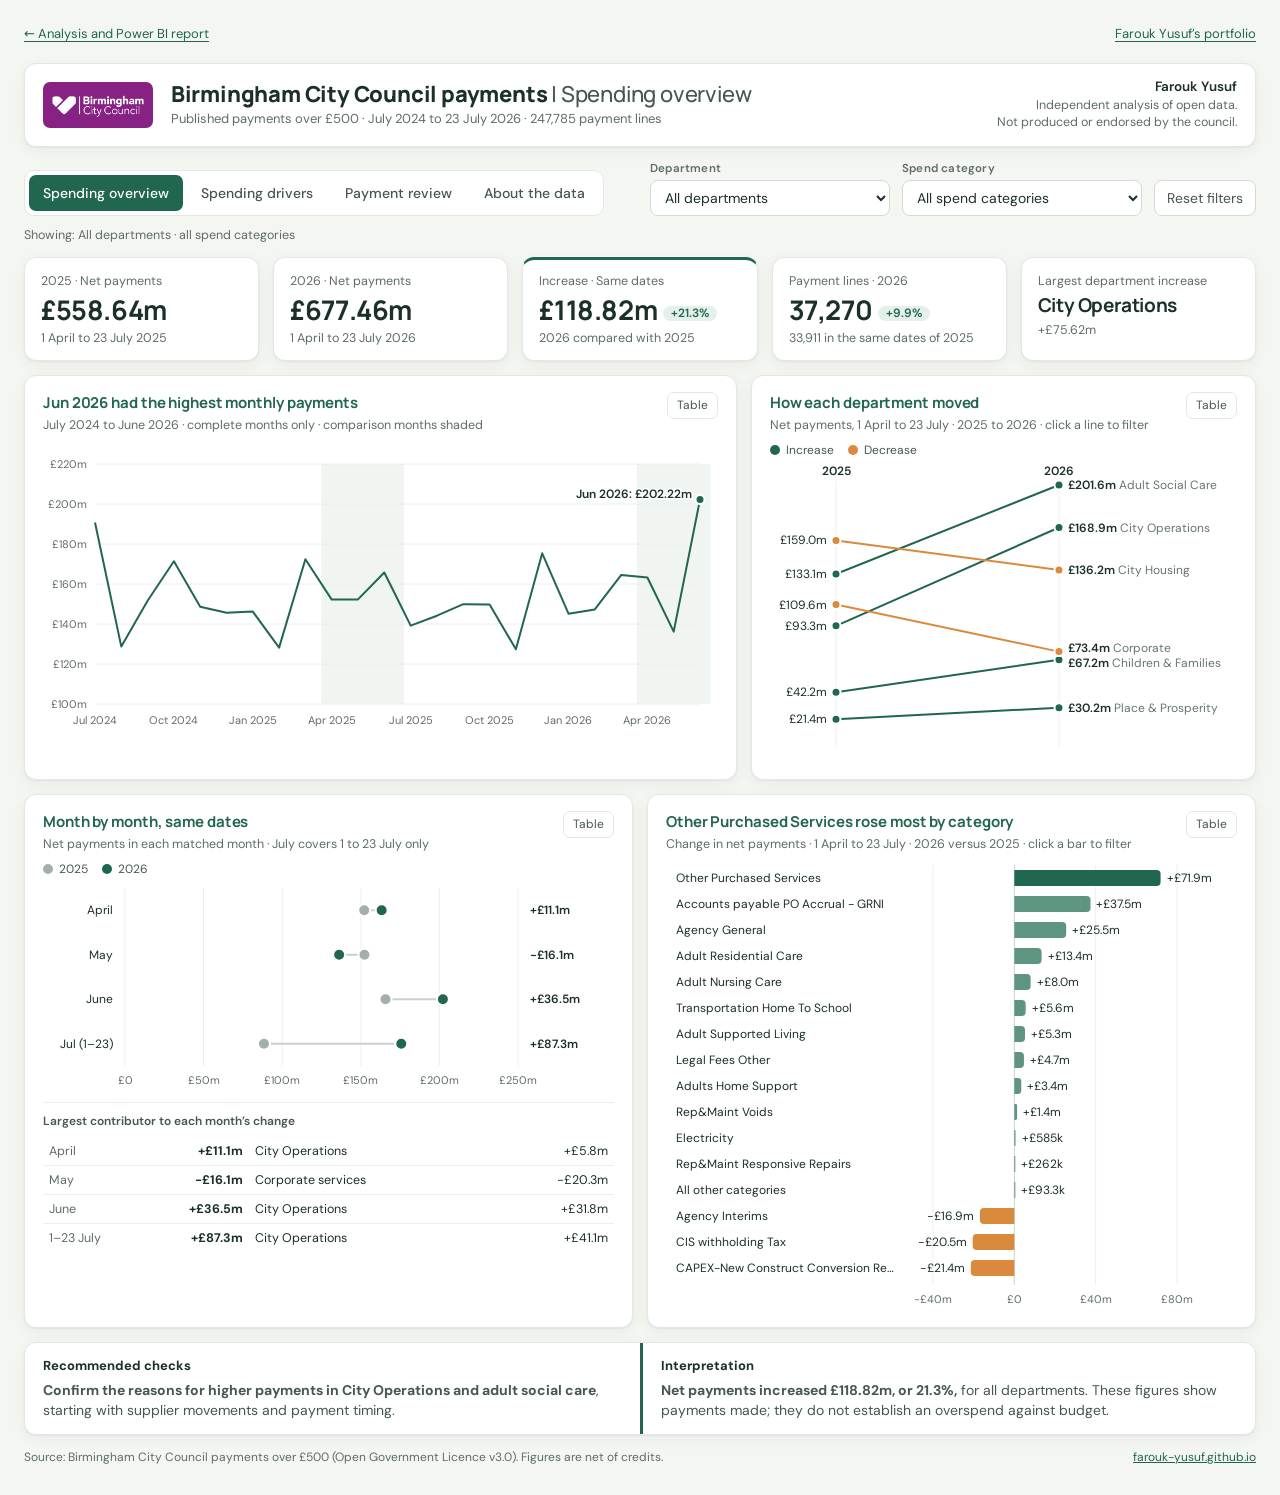
<file: dashboards/birmingham-payments.html>
<!doctype html>
<html lang="en-GB">
<head>
<meta charset="utf-8">
<meta name="viewport" content="width=device-width, initial-scale=1">
<title>Interactive Birmingham Payments Dashboard | Farouk Yusuf</title>
<link rel="icon" href="../assets/favicon.svg" type="image/svg+xml">
<meta name="description" content="Interactive dashboard of Birmingham City Council's published payments over £500, July 2024 to 23 July 2026. Independent analysis by Farouk Yusuf.">
<meta property="og:type" content="website">
<meta property="og:site_name" content="Farouk Yusuf">
<meta property="og:locale" content="en_GB">
<meta property="og:url" content="https://farouk-yusuf.github.io/dashboards/birmingham-payments.html">
<meta property="og:title" content="Birmingham Payments | Interactive Dashboard">
<meta property="og:description" content="Explore spending trends, search the complete supplier comparison and examine potential duplicate payment pairs. Independent analysis by Farouk Yusuf.">
<meta property="og:image" content="https://farouk-yusuf.github.io/assets/social/birmingham-dashboard.png">
<meta property="og:image:type" content="image/png">
<meta property="og:image:width" content="1200">
<meta property="og:image:height" content="627">
<meta property="og:image:alt" content="Birmingham City Council logo beside an actual screenshot of Farouk Yusuf&#x27;s interactive payments dashboard.">
<meta name="twitter:card" content="summary_large_image">
<meta name="twitter:title" content="Birmingham Payments | Interactive Dashboard">
<meta name="twitter:description" content="Explore spending trends, search the complete supplier comparison and examine potential duplicate payment pairs. Independent analysis by Farouk Yusuf.">
<meta name="twitter:image" content="https://farouk-yusuf.github.io/assets/social/birmingham-dashboard.png">
<meta name="twitter:image:alt" content="Birmingham City Council logo beside an actual screenshot of Farouk Yusuf&#x27;s interactive payments dashboard.">
<style>
@font-face{font-family:"DM Sans";src:url(../assets/fonts/dm-sans-latin.woff2) format("woff2");font-weight:100 1000;font-style:normal;font-display:swap}
@font-face{font-family:"Manrope";src:url(../assets/fonts/manrope-latin.woff2) format("woff2");font-weight:200 800;font-style:normal;font-display:swap}
:root{
  --bg:#F4F6F2; --card:#FFFFFF; --ink:#1B302B; --ink2:#46574F; --muted:#5E6D65; --faint:#5E6D65;
  --line:#E3E8E4; --grid:#ECEFEC; --green:#21664F; --green-soft:#E6F0EB; --green-mid:#7FA796;
  --grey:#A3AFAA; --grey-soft:#EEF1EF; --warm:#D98A3D; --warm-ink:#9A5A1E; --warm-soft:#FBF0E4;
  --radius:12px; --shadow:0 1px 2px rgba(27,48,43,.05),0 4px 16px rgba(27,48,43,.05);
}
*{box-sizing:border-box}
html,body{margin:0;background:var(--bg);color:var(--ink);font-family:"DM Sans","Segoe UI",system-ui,sans-serif;font-size:14px;line-height:1.45;-webkit-font-smoothing:antialiased}
button,select,input{font:inherit;color:inherit}
.wrap{max-width:1440px;margin:0 auto;padding:20px 24px 28px}
.portfolio-links{display:flex;justify-content:space-between;flex-wrap:wrap;gap:8px 20px;margin-bottom:14px;font-size:13px}
.portfolio-links a{color:var(--green);text-underline-offset:3px;padding:5px 0}
.skip-link{position:absolute;top:-100px;left:16px;background:var(--card);padding:12px;z-index:100}
.skip-link:focus{top:8px}
.page[hidden]{display:none}
.no-script{padding:18px;background:var(--card);border:1px solid var(--line);margin:16px 0}
@media(prefers-reduced-motion:reduce){#tip{transition:none}}
/* Header */
.top{display:flex;align-items:center;gap:18px;background:var(--card);border:1px solid var(--line);border-radius:var(--radius);padding:14px 18px;box-shadow:var(--shadow)}
.top img{height:46px;width:auto;border-radius:7px;display:block}
.top .t{flex:1;min-width:0}
.top h1{font-family:Manrope,"DM Sans",sans-serif;font-size:22px;line-height:1.2;margin:0;font-weight:800;letter-spacing:-.2px}
.top h1 span{font-weight:500;color:var(--ink2)}
.top p{margin:2px 0 0;color:var(--muted);font-size:13px}
.byline{text-align:right;font-size:12.5px;color:var(--muted);line-height:1.4}
.byline b{color:var(--ink);font-weight:600;display:block;font-size:13.5px}
/* Nav + filters */
.bar{display:flex;flex-wrap:wrap;align-items:flex-end;gap:12px 16px;margin:14px 0 14px}
.tabs{display:flex;gap:4px;background:var(--card);border:1px solid var(--line);border-radius:10px;padding:4px}
.tabs button{border:0;background:none;padding:8px 14px;border-radius:7px;cursor:pointer;color:var(--ink2);font-weight:500;white-space:nowrap}
.tabs button[aria-selected=true]{background:var(--green);color:#fff}
.tabs button:not([aria-selected=true]):hover{background:var(--grey-soft)}
.filters{display:flex;flex-wrap:wrap;gap:10px 12px;align-items:flex-end;margin-left:auto}
.f{display:flex;flex-direction:column;gap:3px}
.f label{font-size:11.5px;font-weight:600;color:var(--muted);letter-spacing:.2px}
.f select,.f input{height:36px;border:1px solid #D3DAD5;border-radius:8px;background:#fff;padding:0 10px;min-width:140px;max-width:240px}
.f select:focus,.f input:focus,button:focus-visible{outline:2px solid var(--green);outline-offset:1px}
.reset{height:36px;border:1px solid #D3DAD5;background:#fff;border-radius:8px;padding:0 12px;cursor:pointer;color:var(--ink2)}
.reset:hover{background:var(--grey-soft)}
.rev-only{display:none}
body[data-tab=review] .rev-only{display:flex}
.scope{font-size:12.5px;color:var(--muted);margin:-4px 0 12px}
.scope b{color:var(--ink);font-weight:600}
/* Grid */
.page{display:none}
.page.on{display:grid;grid-template-columns:repeat(12,1fr);gap:14px}
.c3{grid-column:span 3}.c4{grid-column:span 4}.c5{grid-column:span 5}.c6{grid-column:span 6}.c7{grid-column:span 7}.c8{grid-column:span 8}.c12{grid-column:span 12}
.kpis{grid-column:span 12;display:grid;grid-template-columns:repeat(5,1fr);gap:14px}
.card{background:var(--card);border:1px solid var(--line);border-radius:var(--radius);box-shadow:var(--shadow);padding:16px 18px;min-width:0;position:relative}
.kpi{padding:14px 16px 13px}
.kpi .l{font-size:12.5px;color:var(--muted)}
.kpi .v{font-family:Manrope,"DM Sans",sans-serif;font-size:27px;font-weight:700;letter-spacing:-.4px;margin-top:4px;line-height:1.15;white-space:nowrap;overflow:hidden;text-overflow:ellipsis}
.kpi .v.sm{font-size:19px;white-space:normal;line-height:1.25}
.kpi .s{font-size:12.5px;color:var(--muted);margin-top:4px}
.pill{display:inline-block;font-size:12px;font-weight:600;padding:1px 8px;border-radius:99px;margin-left:6px;vertical-align:3px;font-family:"DM Sans",sans-serif;letter-spacing:0}
.pill.up{background:var(--green-soft);color:var(--green)}
.pill.down{background:var(--warm-soft);color:var(--warm-ink)}
.kpi.accent{border-top:3px solid var(--green);padding-top:12px}
.ch h2{font-size:15px;margin:0;font-weight:700;color:var(--green);font-family:Manrope,"DM Sans",sans-serif;letter-spacing:-.1px}
.ch .sub{font-size:12.5px;color:var(--muted);margin:2px 0 8px}
.ch .head{display:flex;gap:12px;align-items:flex-start}
.ch .head>div{flex:1;min-width:0}
.tbtn{border:1px solid var(--line);background:#fff;border-radius:7px;font-size:12px;padding:4px 9px;cursor:pointer;color:var(--ink2);white-space:nowrap}
.tbtn:hover{background:var(--grey-soft)}
.legend{display:flex;flex-wrap:wrap;gap:4px 14px;font-size:12px;color:var(--ink2);margin:0 0 4px}
.legend i{display:inline-block;width:10px;height:10px;border-radius:50%;margin-right:6px;vertical-align:-1px}
.legend i.ring{background:#fff;border:2px solid var(--ink2)}
.legend i.bar{border-radius:3px}
.viz{position:relative;width:100%}
.viz svg{display:block;overflow:visible}
.viz text{font-family:"DM Sans","Segoe UI",sans-serif;fill:var(--muted);font-size:11.5px}
.viz .lbl{fill:var(--ink);font-size:12px}
.viz .lbl.b{font-weight:600}
.viz .ax{fill:var(--faint);font-size:11px;font-variant-numeric:tabular-nums}
.tablev{display:none;max-height:340px;overflow:auto}
.card.showtable .tablev{display:block}
.card.showtable .viz,.card.showtable .legend{display:none}
table{border-collapse:collapse;width:100%;font-size:12.5px}
th{text-align:left;font-weight:600;color:var(--ink);border-bottom:1.5px solid var(--ink);padding:7px 8px;white-space:nowrap;position:sticky;top:0;background:#fff;z-index:1}
td{padding:6px 8px;border-bottom:1px solid var(--grid);vertical-align:middle}
td.n,th.n{text-align:right;font-variant-numeric:tabular-nums;white-space:nowrap}
tbody tr:hover td{background:#F7F9F7}
th.sort{cursor:pointer;user-select:none}
th.sort:after{content:"";display:inline-block;margin-left:5px;border:4px solid transparent;vertical-align:1px;opacity:.25;border-top-color:var(--ink)}
th.sort.asc:after{border-top-color:transparent;border-bottom-color:var(--ink);vertical-align:4px;opacity:1}
th.sort.desc:after{opacity:1}
.cbar{display:flex;align-items:center;gap:8px;justify-content:flex-end}
.cbar span.b{display:inline-block;height:12px;border-radius:0 3px 3px 0;background:var(--green-mid)}
.cbar span.b.neg{background:#E9B98A;border-radius:3px 0 0 3px}
.tag{display:inline-block;font-size:11px;font-weight:600;border-radius:5px;padding:1px 6px;background:var(--green-soft);color:var(--green)}
.tag.g{background:var(--grey-soft);color:var(--ink2)}
.tbl-tools{display:flex;gap:10px;align-items:center;justify-content:space-between;margin:2px 0 8px;flex-wrap:wrap}
.tbl-tools input{height:32px;border:1px solid #D3DAD5;border-radius:8px;padding:0 10px;min-width:220px}
.pager{display:flex;gap:6px;align-items:center;font-size:12.5px;color:var(--muted);justify-content:flex-end;margin-top:8px}
.pager button{border:1px solid var(--line);background:#fff;border-radius:6px;padding:3px 10px;cursor:pointer}
.pager button:disabled{opacity:.4;cursor:default}
.tblwrap{overflow-x:auto}
.tblwrap table{min-width:760px}
.viz .lbl.b{paint-order:stroke;stroke:#fff;stroke-width:3px;stroke-linejoin:round}
.notes{grid-column:span 12;display:grid;grid-template-columns:1fr 1fr;gap:0;background:var(--card);border:1px solid var(--line);border-radius:var(--radius);box-shadow:var(--shadow)}
.notes>div{padding:14px 18px}
.notes>div+div{border-left:3px solid var(--green)}
.notes h3{margin:0 0 4px;font-size:13px;font-weight:700}
.notes p{margin:0;color:var(--ink2)}
.notes.warn>div+div{border-left-color:var(--warm)}
.about h2{font-family:Manrope,"DM Sans",sans-serif;font-size:17px;margin:0 0 8px}
.about h3{font-size:14px;margin:14px 0 4px}
.about p,.about li{color:var(--ink2);margin:0 0 6px}
.about ul{padding-left:18px;margin:0}
.foot{margin-top:14px;font-size:12px;color:var(--muted);display:flex;justify-content:space-between;gap:10px;flex-wrap:wrap}
.foot a{color:var(--green)}
/* Tooltip */
#tip{position:fixed;pointer-events:none;z-index:50;background:var(--ink);color:#fff;border-radius:8px;padding:8px 10px;font-size:12.5px;line-height:1.4;box-shadow:0 6px 20px rgba(0,0,0,.18);max-width:300px;opacity:0;transition:opacity .08s}
#tip b{font-weight:600}
#tip .tm{color:#BFD3CA}
#tip .row{display:flex;justify-content:space-between;gap:14px;font-variant-numeric:tabular-nums}
.extra{border-top:1px solid var(--grid);margin-top:10px;padding-top:10px}
.card.showtable .extra{display:none}
.xh{font-size:12px;font-weight:600;color:var(--ink2);margin-bottom:6px}
.xn{font-size:12px;color:var(--muted);margin-top:8px}
table.mini td{border-bottom:1px solid var(--grid);padding:5px 6px;font-size:12.5px}
table.mini tr:last-child td{border-bottom:0}
table.mini td:first-child{color:var(--muted);width:76px}
.strip{display:flex;height:14px;border-radius:4px;overflow:hidden;gap:2px;background:#fff}
.strip span{display:block;height:100%}
.slg{display:flex;flex-wrap:wrap;gap:4px 14px;font-size:12px;color:var(--ink2);margin-top:8px}
.slg i{display:inline-block;width:10px;height:10px;border-radius:3px;margin-right:5px;vertical-align:-1px}
.slg b{font-weight:600;color:var(--ink)}
.cols{display:grid;grid-template-columns:repeat(4,1fr);gap:10px;align-items:end}
.col{text-align:center}
.cv{font-size:13px}
.cb{height:64px;display:flex;align-items:flex-end;justify-content:center;margin:3px 0 4px}
.cb span{display:block;width:60%;max-width:46px;border-radius:4px 4px 0 0;min-height:2px}
.cl{font-size:12px;color:var(--ink2)}
.cs{font-size:11.5px;color:var(--muted)}
.empty{padding:40px 0;text-align:center;color:var(--muted)}
.hit{cursor:pointer}
@media (max-width:1180px){
  .kpis{grid-template-columns:repeat(3,1fr)}
  .c3,.c4,.c5,.c7,.c8{grid-column:span 6}
}
@media (max-width:820px){
  .wrap{padding:12px 12px 20px}
  .top{flex-wrap:wrap;gap:10px 14px}
  .top img{height:38px}
  .byline{text-align:left;width:100%}
  .top h1{font-size:18px}
  .kpis{grid-template-columns:repeat(2,1fr);gap:10px}
  .c3,.c4,.c5,.c6,.c7,.c8,.c12{grid-column:span 12}
  .page.on{gap:10px}
  .filters{margin-left:0;width:100%}
  .f{flex:1 1 140px}.f select,.f input{min-width:0;max-width:none;width:100%}
  .tabs{width:100%;overflow-x:auto}
  .notes{grid-template-columns:1fr}
  .notes>div+div{border-left:0;border-top:3px solid var(--green)}
  .notes.warn>div+div{border-top-color:var(--warm)}
  .kpi .v{font-size:22px;white-space:normal}
}
</style>
</head>
<body data-tab="overview">
<a class="skip-link" href="#main">Skip to report</a>
<main class="wrap" id="main">
  <nav class="portfolio-links" aria-label="Portfolio links"><a href="../case-studies/birmingham-payments.html#report">← Analysis and Power BI report</a><a href="../index.html">Farouk Yusuf’s portfolio</a></nav>
  <noscript><p class="no-script">Enable JavaScript to filter this dashboard, or <a href="../projects/01_BCC_Payments/outputs/Birmingham_Payments_PowerBI_Report.pdf">read the Power BI report PDF</a> and <a href="../projects/01_BCC_Payments/power-bi/BCC_PowerBI_Starter.xlsx">download the complete supporting data</a>.</p></noscript>
  <header class="top">
    <img src="[data-uri]" alt="Birmingham City Council logo">
    <div class="t">
      <h1>Birmingham City Council payments <span id="pageTitle">| Spending overview</span></h1>
      <p>Published payments over £500 · July 2024 to 23 July 2026 · 247,785 payment lines</p>
    </div>
    <div class="byline"><b>Farouk Yusuf</b>Independent analysis of open data.<br>Not produced or endorsed by the council.</div>
  </header>

  <div class="bar">
    <div class="tabs" role="tablist" aria-label="Report pages">
      <button role="tab" data-tab="overview" aria-selected="true">Spending overview</button>
      <button role="tab" data-tab="drivers" aria-selected="false">Spending drivers</button>
      <button role="tab" data-tab="review" aria-selected="false">Payment review</button>
      <button role="tab" data-tab="about" aria-selected="false">About the data</button>
    </div>
    <div class="filters" id="filters">
      <div class="f"><label for="fDept">Department</label><select id="fDept"></select></div>
      <div class="f"><label for="fCat">Spend category</label><select id="fCat"></select></div>
      <div class="f rev-only"><label for="fGap">Payment timing</label>
        <select id="fGap"><option value="all">All pairs</option><option value="0">Same day</option><option value="13">1 to 3 days apart</option></select></div>
      <div class="f rev-only"><label for="fMin">Amount to check</label>
        <select id="fMin"><option value="0">Any amount</option><option value="10000">£10,000 or more</option><option value="50000">£50,000 or more</option><option value="100000">£100,000 or more</option></select></div>
      <button class="reset" id="reset" type="button">Reset filters</button>
    </div>
  </div>
  <div class="scope" id="scope"></div>

  <!-- PAGE 1 -->
  <section class="page on" id="p-overview" aria-label="Spending overview">
    <div class="kpis" id="k-overview"></div>
    <div class="card ch c7" data-chart="monthly">
      <div class="head"><div><h2 id="t-monthly">Monthly net payments</h2><div class="sub">July 2024 to June 2026 · complete months only · comparison months shaded</div></div><button class="tbtn" type="button">Table</button></div>
      <div class="viz"></div><div class="tablev"></div>
    </div>
    <div class="card ch c5" data-chart="slope">
      <div class="head"><div><h2>How each department moved</h2><div class="sub">Net payments, 1 April to 23 July · 2025 to 2026 · click a line to filter</div></div><button class="tbtn" type="button">Table</button></div>
      <div class="legend"><span><i style="background:var(--green)"></i>Increase</span><span><i style="background:var(--warm)"></i>Decrease</span></div>
      <div class="viz"></div><div class="tablev"></div>
    </div>
    <div class="card ch c6" data-chart="months">
      <div class="head"><div><h2>Month by month, same dates</h2><div class="sub">Net payments in each matched month · July covers 1 to 23 July only</div></div><button class="tbtn" type="button">Table</button></div>
      <div class="legend"><span><i style="background:var(--grey)"></i>2025</span><span><i style="background:var(--green)"></i>2026</span></div>
      <div class="viz"></div><div class="tablev"></div>
    </div>
    <div class="card ch c6" data-chart="cats">
      <div class="head"><div><h2 id="t-cats">Change by spend category</h2><div class="sub">Change in net payments · 1 April to 23 July · 2026 versus 2025 · click a bar to filter</div></div><button class="tbtn" type="button">Table</button></div>
      <div class="viz"></div><div class="tablev"></div>
    </div>
    <div class="notes">
      <div><h3>Recommended checks</h3><p id="n-checks"></p></div>
      <div><h3>Interpretation</h3><p id="n-interp"></p></div>
    </div>
  </section>

  <!-- PAGE 2 -->
  <section class="page" id="p-drivers" aria-label="Spending drivers">
    <div class="kpis" id="k-drivers"></div>
    <div class="card ch c7" data-chart="dumbbell">
      <div class="head"><div><h2>Suppliers behind the change</h2><div class="sub">Twelve largest movements in either direction · 1 April to 23 July · 2025 and 2026</div></div><button class="tbtn" type="button">Table</button></div>
      <div class="legend"><span><i style="background:var(--grey)"></i>2025</span><span><i style="background:var(--green)"></i>2026</span></div>
      <div class="viz"></div><div class="tablev"></div>
    </div>
    <div class="card ch c5" data-chart="conc">
      <div class="head"><div><h2 id="t-conc">Largest suppliers in 2026</h2><div class="sub">Share of positive supplier net payments · 1 April to 23 July 2026</div></div><button class="tbtn" type="button">Table</button></div>
      <div class="viz"></div><div class="tablev"></div>
    </div>
    <div class="card c12">
      <div class="ch"><h2>All suppliers in the matched periods</h2><div class="sub">Every supplier paid in either period · individuals' payments are pooled by department and never named</div></div>
      <div class="tbl-tools"><input id="supSearch" type="search" placeholder="Search suppliers" aria-label="Search suppliers"><span id="supCount" class="sub" style="margin:0"></span></div>
      <div class="tblwrap" id="supTable"></div>
      <div class="pager" id="supPager"></div>
    </div>
    <div class="notes">
      <div><h3>Recommended checks</h3><p>Start with the largest increases and decreases. Confirm invoice timing, contract changes and service volumes before explaining a movement.</p></div>
      <div><h3>Coverage</h3><p>All suppliers in either comparison period are included. Tables and counts use standardised supplier names; multiple accounts with the same name are combined. Individuals’ payments are pooled by department. A supplier absent from one comparison window may still have received payments outside it.</p></div>
    </div>
  </section>

  <!-- PAGE 3 -->
  <section class="page" id="p-review" aria-label="Payment review">
    <div class="kpis" id="k-review"></div>
    <div class="card ch c8" data-chart="scatter">
      <div class="head"><div><h2>When the candidate pairs were paid</h2><div class="sub">Each dot is one pair · first payment date and amount to check (log scale) · 1 July 2024 to 23 July 2026</div></div><button class="tbtn" type="button">Table</button></div>
      <div class="legend"><span><i style="background:var(--green)"></i>Paid on the same day</span><span><i class="ring"></i>1 to 3 days apart</span></div>
      <div class="viz"></div><div class="tablev"></div>
    </div>
    <div class="card ch c4" data-chart="pdept">
      <div class="head"><div><h2>Pairs by department</h2><div class="sub">Number of pairs and amount to check · click to filter</div></div><button class="tbtn" type="button">Table</button></div>
      <div class="viz"></div><div class="tablev"></div>
    </div>
    <div class="card c12">
      <div class="ch"><h2>Review list</h2><div class="sub">Sorted by amount to check · same supplier, same amount (£1,000 or more), paid within three days, and that amount paid to the supplier exactly twice in the extract</div></div>
      <div class="tbl-tools"><input id="pairSearch" type="search" placeholder="Search supplier or review ID" aria-label="Search review list"><span id="pairCount" class="sub" style="margin:0"></span></div>
      <div class="tblwrap" id="pairTable"></div>
      <div class="pager" id="pairPager"></div>
    </div>
    <div class="notes warn">
      <div><h3>Review priority</h3><p>Start with same-day and high-value pairs. Check invoice references and confirm whether each repeated payment was legitimate.</p></div>
      <div><h3>Screening limits</h3><p>These are potential duplicates for invoice checks, not confirmed losses or savings. The source has no invoice references. The amount to check counts one potentially repeated payment per pair.</p></div>
    </div>
  </section>

  <!-- PAGE 4 -->
  <section class="page" id="p-about" aria-label="About the data">
    <div class="card c6 about">
      <h2>What this dashboard covers</h2>
      <p>Birmingham City Council publishes every payment to suppliers over £500. This dashboard uses the combined extract from 1 July 2024 to 23 July 2026: 247,785 payment lines, including 422 credits (refunds and reversals). All totals are net of those credits.</p>
      <h3>How the comparison works</h3>
      <p>The data stops on 23 July 2026, so the spending pages compare 1 April to 23 July 2026 with the same dates in 2025. Comparing a part-month with a full month would understate this year.</p>
      <h3>Departments</h3>
      <p>Directorate names changed in 2025 and contain spelling variants, so each is mapped to one reporting name. Council Management, Finance, HR and Strategy are combined as "Corporate services" to keep the comparison consistent across changed corporate labels.</p>
      <h3>Potential duplicates</h3>
      <p>A pair is flagged when the same supplier received the same amount (£1,000 or more) within three days, and that amount appears exactly twice for that supplier across the extract. Without the "exactly twice" rule, the first screen returned 6,553 pairs, including recurring care-package amounts. Review IDs and category labels match the supporting AP review workbook; a pair can span more than one category, so both underlying records need checking.</p>
    </div>
    <div class="card c6 about">
      <h2>Limits and privacy</h2>
      <ul>
        <li>Payments made are not budgets, commitments or full service costs, so a rise is not evidence of an overspend.</li>
        <li>Payments are recorded by payment date, so timing (for example, contract schedules) can move year-to-date figures.</li>
        <li>About a third of 2025/26 value sits in a generic "PO accrual" category, which limits category analysis.</li>
        <li>The source contains no invoice references, so flagged pairs need internal checks.</li>
        <li>Individuals' names are redacted in the source. Here, their payments are pooled as "Individuals (names withheld)". Supplier numbers that appear on any redacted payment are pooled the same way, and no supplier numbers are shown.</li>
      </ul>
      <h3>Source and tools</h3>
      <p><a href="https://www.cityobservatory.birmingham.gov.uk/explore/dataset/payments-to-suppliers-over-gbp500/" target="_blank" rel="noopener">Birmingham City Council, Payments to Suppliers over £500</a>, published on the Birmingham City Observatory under the Open Government Licence v3.0. Cleaned in Python and aggregated for this page. Categories outside the fifteen named groups are combined as “All other categories”. Review-category filters use the AP workbook label. No figures are estimated.</p>
      <p><a href="../projects/01_BCC_Payments/power-bi/BCC_PowerBI_Starter.xlsx" download>Download complete supporting data</a> · <a href="../projects/01_BCC_Payments/outputs/Birmingham_Payments_PowerBI_Report.pdf" download>Download the Power BI report PDF</a></p>
      <h3>About this project</h3>
      <p>The data and findings are real. This is an independent portfolio project by Farouk Yusuf; the council has not reviewed or acted on it.</p>
    </div>
  </section>

  <div class="foot"><span>Source: Birmingham City Council payments over £500 (Open Government Licence v3.0). Figures are net of credits.</span><span><a href="https://farouk-yusuf.github.io" target="_top">farouk-yusuf.github.io</a></span></div>
</main>
<div id="tip" role="tooltip" aria-label="Chart detail" aria-hidden="true"></div>
<script id="data" type="application/json">{"meta":{"rows":247785,"first":"2024-07-01","last":"2026-07-23","total":3873852012.19,"credits_n":422,"credits_v":-25795341.79},"groups":["City Operations","Adult Social Care & Health","Children & Families","Place, Prosperity & Sustainability","City Housing","Corporate services (combined)"],"cats":["Accounts payable PO Accrual - GRNI","Other Purchased Services","CAPEX-New Construct Conversion Renov","Adult Residential Care","Agency General","Adult Nursing Care","Adult Supported Living","Rep&Maint Responsive Repairs","CIS withholding Tax","Adults Home Support","Agency Interims","Transportation Home To School","Legal Fees Other","Rep&Maint Voids","Electricity","All other categories"],"months":["2024-07","2024-08","2024-09","2024-10","2024-11","2024-12","2025-01","2025-02","2025-03","2025-04","2025-05","2025-06","2025-07","2025-08","2025-09","2025-10","2025-11","2025-12","2026-01","2026-02","2026-03","2026-04","2026-05","2026-06","2026-07"],"monthly":[[0,1,0,5253377.18,301],[0,1,5,10200271.47,327],[0,1,3,20148364.43,1164],[0,1,6,4346932.63,839],[0,1,9,3800301.17,1722],[0,1,15,2037968.59,497],[0,1,14,106606.67,48],[0,2,0,3580868.2,86],[0,2,4,901022.79,418],[0,2,10,1342.21,1],[0,2,15,7364994.27,2884],[0,2,2,497978.25,55],[0,2,14,427551.23,171],[0,2,1,4945023.14,41],[0,2,11,7857824.12,29],[0,4,0,6595625.03,349],[0,4,15,3928191.74,374],[0,4,2,25045645.75,6],[0,4,14,396887.0,276],[0,4,1,641.2,1],[0,4,7,5288759.86,4],[0,0,0,18628894.16,829],[0,0,4,4065.48,6],[0,0,15,5149524.69,924],[0,0,2,55706.51,5],[0,0,14,1347692.04,127],[0,0,1,26430576.38,43],[0,5,0,11650761.23,372],[0,5,4,2125106.56,27],[0,5,15,5870277.16,598],[0,5,14,6747.06,3],[0,5,12,1368739.14,182],[0,5,1,5560.31,5],[0,3,0,3811161.18,213],[0,3,15,1090200.47,168],[0,3,2,7085.29,1],[0,3,14,453287.26,125],[1,1,0,7748627.03,291],[1,1,5,5082053.38,162],[1,1,3,10691092.41,586],[1,1,6,4384774.91,983],[1,1,9,3868090.3,1987],[1,1,15,1707330.34,481],[1,1,14,19206.6,13],[1,2,0,1300575.44,80],[1,2,4,696242.58,149],[1,2,10,1342.21,1],[1,2,15,3067791.17,1218],[1,2,2,540549.16,88],[1,2,8,2880.84,1],[1,2,14,100401.69,59],[1,2,1,2484201.68,9],[1,2,11,3799137.53,36],[1,4,0,5712937.02,303],[1,4,15,911958.99,101],[1,4,2,30190220.12,5],[1,4,14,229914.96,135],[1,4,7,5264760.56,4],[1,0,0,10250761.97,635],[1,0,4,5017.87,7],[1,0,15,1129207.13,642],[1,0,2,1465.31,2],[1,0,14,932784.12,34],[1,0,1,405178.68,18],[1,5,0,13095309.72,318],[1,5,4,1981273.4,28],[1,5,10,3641607.95,3],[1,5,15,4912527.33,380],[1,5,14,1567.55,1],[1,5,12,937022.64,183],[1,3,0,2505315.72,144],[1,3,15,874861.3,110],[1,3,2,12283.41,3],[1,3,14,203605.18,41],[1,3,12,9237.0,1],[2,1,0,7454438.09,383],[2,1,5,5700761.27,206],[2,1,3,11552780.4,623],[2,1,6,5014166.51,965],[2,1,9,4250922.68,2236],[2,1,15,1551344.21,459],[2,1,14,141463.67,53],[2,2,0,1802975.75,89],[2,2,4,446453.97,233],[2,2,10,1342.21,1],[2,2,15,5587666.29,1665],[2,2,2,219316.44,47],[2,2,14,575029.07,231],[2,2,1,3683201.86,16],[2,2,11,2246689.25,17],[2,4,0,5757822.28,296],[2,4,15,1075010.15,166],[2,4,2,24226119.45,5],[2,4,14,340477.16,233],[2,4,7,5264760.56,4],[2,4,13,1859598.54,1],[2,0,0,11361401.19,554],[2,0,4,5402.82,8],[2,0,15,1209483.46,766],[2,0,2,1431085.56,5],[2,0,14,1447437.8,124],[2,0,1,6332463.8,30],[2,5,0,19858055.44,301],[2,5,4,6066566.55,23],[2,5,10,1715394.77,1],[2,5,15,2558508.29,74],[2,5,14,37896.66,14],[2,5,12,1140591.43,185],[2,3,0,8298759.49,202],[2,3,15,910051.79,123],[2,3,14,531246.24,74],[3,1,0,6000785.86,324],[3,1,5,4914058.09,170],[3,1,3,12220504.51,599],[3,1,6,4462428.49,945],[3,1,9,3654893.55,1881],[3,1,4,3766.39,4],[3,1,15,1568708.65,291],[3,1,14,115485.82,53],[3,2,0,3912558.22,131],[3,2,4,687861.15,402],[3,2,10,1342.21,1],[3,2,15,6426431.22,2438],[3,2,2,589586.86,60],[3,2,8,9938.09,10],[3,2,14,279608.24,149],[3,2,1,2568655.57,31],[3,2,11,980906.16,8],[3,4,0,5798508.85,336],[3,4,15,1780646.41,103],[3,4,2,28150453.17,4],[3,4,14,264343.32,177],[3,4,7,5264760.56,4],[3,4,13,24204.06,2],[3,0,0,9672775.19,801],[3,0,4,11846.67,16],[3,0,15,1276587.89,803],[3,0,14,1393520.77,77],[3,0,1,34063373.93,28],[3,5,0,15385815.12,295],[3,5,4,4577405.79,27],[3,5,10,1427780.95,1],[3,5,15,5960888.06,661],[3,5,14,3845.53,2],[3,5,12,1681978.11,196],[3,5,1,23686.8,5],[3,3,0,3350134.66,135],[3,3,4,819357.34,1],[3,3,15,1778128.54,92],[3,3,2,43980.0,1],[3,3,14,199761.18,27],[4,1,0,6967614.07,325],[4,1,5,5527360.84,186],[4,1,3,10716389.48,628],[4,1,6,5981125.71,979],[4,1,9,3606084.21,1857],[4,1,4,6031.59,2],[4,1,15,1819840.66,646],[4,1,14,65295.39,22],[4,1,1,2135.3,1],[4,2,0,2667126.2,108],[4,2,4,577799.67,332],[4,2,10,1342.21,1],[4,2,15,5975287.5,2527],[4,2,2,4350376.9,49],[4,2,14,350628.54,144],[4,2,1,5179608.92,25],[4,2,11,2614038.89,16],[4,4,0,4838135.99,223],[4,4,15,871362.26,175],[4,4,2,31325626.52,6],[4,4,14,286984.26,201],[4,4,12,840.0,1],[4,4,7,5264760.56,4],[4,0,0,12633859.99,603],[4,0,4,10945.39,14],[4,0,15,1133452.53,885],[4,0,2,51795.46,6],[4,0,14,1556720.92,81],[4,0,12,739.4,1],[4,0,1,358976.59,14],[4,5,0,16228649.91,307],[4,5,4,6388090.59,25],[4,5,10,4435292.47,2],[4,5,15,807943.67,558],[4,5,14,3218.74,2],[4,5,12,952727.01,163],[4,5,1,1498.82,2],[4,3,0,3927635.7,135],[4,3,15,901944.34,136],[4,3,2,48142.8,1],[4,3,14,206300.77,38],[4,3,12,1918.8,2],[5,1,0,5412353.54,326],[5,1,5,5101290.93,157],[5,1,3,10783692.2,583],[5,1,6,3979497.19,867],[5,1,9,3334335.78,1783],[5,1,15,2742708.32,501],[5,1,14,76745.03,36],[5,1,12,52305.6,3],[5,2,0,4280823.96,112],[5,2,4,1257939.32,381],[5,2,10,1342.21,1],[5,2,15,5493625.73,2401],[5,2,2,343770.98,51],[5,2,8,2569.4,3],[5,2,14,427927.46,199],[5,2,1,3876342.92,30],[5,2,11,4927348.68,26],[5,4,0,6782221.11,310],[5,4,15,846366.82,122],[5,4,2,29251657.5,4],[5,4,14,311890.37,194],[5,4,7,5264760.56,4],[5,4,13,1301327.77,1],[5,0,0,12997121.14,763],[5,0,4,7096.76,10],[5,0,15,1070702.3,674],[5,0,2,3365.59,1],[5,0,14,1851165.49,92],[5,0,1,7286419.49,19],[5,5,0,7646983.87,313],[5,5,4,4379541.12,20],[5,5,10,6682465.01,3],[5,5,15,986325.82,594],[5,5,14,3131.11,2],[5,5,12,877228.5,167],[5,5,1,11447.4,2],[5,3,0,4937695.47,213],[5,3,15,684714.89,86],[5,3,14,382241.32,96],[5,3,12,567.7,1],[6,1,0,7750105.93,461],[6,1,5,6173632.65,171],[6,1,3,10969880.79,589],[6,1,6,4527728.46,918],[6,1,9,3924687.7,2147],[6,1,4,1031.54,1],[6,1,15,1862180.99,516],[6,1,14,116010.32,60],[6,1,1,607.84,1],[6,2,0,1825351.41,91],[6,2,4,937671.54,228],[6,2,10,1877.28,2],[6,2,15,4125444.61,1640],[6,2,2,679979.46,73],[6,2,14,394951.12,168],[6,2,1,2553691.55,31],[6,2,11,3823017.73,33],[6,4,0,6959912.78,276],[6,4,15,3040312.81,131],[6,4,2,22270699.53,4],[6,4,14,398555.17,276],[6,4,7,5264760.56,4],[6,4,13,1157739.34,1],[6,0,0,9502804.66,626],[6,0,4,10719.26,15],[6,0,15,2206081.48,1233],[6,0,2,40426.19,4],[6,0,14,1992195.49,100],[6,0,1,7704017.76,32],[6,5,0,22206340.04,342],[6,5,4,4567912.13,22],[6,5,10,434920.76,1],[6,5,15,951759.48,428],[6,5,14,3527.32,2],[6,5,12,876439.69,150],[6,5,1,6023.38,2],[6,3,0,3554304.84,168],[6,3,15,3218702.7,168],[6,3,14,165004.49,29],[6,3,12,576.9,1],[7,1,0,5678155.24,328],[7,1,5,5394884.9,178],[7,1,3,11298838.66,615],[7,1,6,4394679.07,975],[7,1,9,3811674.54,2054],[7,1,15,1626223.85,432],[7,1,14,100280.28,43],[7,2,0,2086036.39,75],[7,2,4,303035.56,175],[7,2,10,2611.87,2],[7,2,15,4883864.49,1527],[7,2,2,772152.42,62],[7,2,14,324622.74,136],[7,2,1,4977126.7,22],[7,2,11,172222.72,10],[7,4,0,5289843.55,228],[7,4,15,1223848.38,175],[7,4,2,14992919.31,3],[7,4,14,382767.85,262],[7,4,1,2499.0,1],[7,4,7,5264760.56,4],[7,4,13,1211965.5,1],[7,0,0,11222584.75,612],[7,0,4,10982.62,15],[7,0,15,1718637.25,1148],[7,0,2,12053.63,1],[7,0,14,3914151.53,127],[7,0,1,6802982.48,17],[7,5,0,12127307.67,281],[7,5,4,2361438.42,18],[7,5,10,6623502.49,3],[7,5,15,1131378.7,518],[7,5,14,1636.85,1],[7,5,12,1520293.44,171],[7,5,1,5344.2,1],[7,3,0,2880255.48,123],[7,3,15,2720542.67,198],[7,3,2,764559.15,4],[7,3,14,181050.28,35],[7,3,12,523.9,1],[8,1,0,6436238.99,395],[8,1,5,5537307.34,185],[8,1,3,10988165.23,620],[8,1,6,3686972.53,743],[8,1,9,3535417.5,1900],[8,1,15,2020706.78,438],[8,1,14,200145.76,89],[8,2,0,6891371.18,150],[8,2,4,735653.07,97],[8,2,10,1269.66,1],[8,2,15,5865440.68,1341],[8,2,2,667082.91,69],[8,2,14,686842.91,255],[8,2,12,576.0,1],[8,2,1,6168664.81,14],[8,2,11,7117369.11,42],[8,4,0,7501451.31,387],[8,4,15,1085179.73,210],[8,4,2,39947641.82,11],[8,4,14,727512.41,466],[8,4,1,517.36,1],[8,4,7,5264760.56,4],[8,4,13,817675.86,1],[8,0,0,9035117.31,790],[8,0,4,21929.02,28],[8,0,15,2506240.23,1480],[8,0,2,64566.0,2],[8,0,14,3941334.97,228],[8,0,1,6034777.12,20],[8,5,0,12958725.05,392],[8,5,4,22892.02,12],[8,5,10,9090905.28,4],[8,5,15,1054124.86,521],[8,5,14,3360.93,2],[8,5,12,1223176.5,219],[8,5,1,4413.6,1],[8,3,0,7182595.48,234],[8,3,15,2381523.19,186],[8,3,2,638808.16,1],[8,3,14,324953.99,70],[8,3,12,21622.62,1],[9,1,0,4980369.51,288],[9,1,5,5929362.77,188],[9,1,3,11168468.37,611],[9,1,6,4907244.44,909],[9,1,9,3433969.66,1836],[9,1,4,855.72,1],[9,1,15,2105130.43,459],[9,1,14,95286.25,46],[9,1,1,552.0,1],[9,2,0,4103458.95,115],[9,2,4,360074.55,36],[9,2,10,2539.32,2],[9,2,15,1273879.34,498],[9,2,2,368764.09,54],[9,2,14,342747.98,129],[9,2,1,1209265.18,4],[9,2,11,2934955.92,23],[9,4,0,4818579.79,269],[9,4,15,2626033.71,193],[9,4,2,29070159.6,3],[9,4,14,363813.48,252],[9,4,1,614.39,1],[9,4,7,3292787.08,3],[9,4,13,6283671.23,2],[9,0,0,13761282.78,569],[9,0,4,18801.4,24],[9,0,15,2737569.19,1404],[9,0,2,193064.46,31],[9,0,14,1726303.08,100],[9,0,12,15000.0,1],[9,0,1,13802108.76,15],[9,5,0,13557056.27,304],[9,5,4,26716.94,14],[9,5,10,6691737.84,3],[9,5,15,703191.98,507],[9,5,14,24498.69,14],[9,5,12,1531732.02,154],[9,5,1,38313.0,1],[9,3,0,6328016.22,200],[9,3,15,1171298.49,119],[9,3,2,661.2,1],[9,3,14,176296.43,52],[9,3,12,2573.6,1],[10,1,0,6267230.59,295],[10,1,5,5901618.72,172],[10,1,3,10818334.46,574],[10,1,6,4532293.72,885],[10,1,9,3623929.68,1900],[10,1,15,1553409.75,329],[10,1,14,3301.72,1],[10,2,0,3404839.67,64],[10,2,4,2041810.69,11],[10,2,10,1269.66,1],[10,2,15,1232757.52,375],[10,2,2,351713.81,47],[10,2,14,11052.09,6],[10,2,1,1320802.34,6],[10,2,11,2363666.78,11],[10,4,0,8494202.95,240],[10,4,15,703381.72,63],[10,4,2,25485055.36,5],[10,4,14,749.25,1],[10,4,7,6835991.06,4],[10,4,13,1403621.59,1],[10,0,0,13679647.2,510],[10,0,4,14023.53,18],[10,0,15,1775753.17,1176],[10,0,2,7378.04,1],[10,0,14,8448.29,3],[10,0,1,2389960.61,26],[10,5,0,31683226.73,279],[10,5,4,2256137.35,14],[10,5,10,6161598.74,3],[10,5,15,2002754.4,353],[10,5,12,1264016.92,178],[10,5,1,9714.0,2],[10,3,0,3808215.38,160],[10,3,15,845097.52,70],[10,3,14,62959.06,12],[11,1,0,5447800.55,304],[11,1,5,13199831.09,359],[11,1,3,21559701.14,1144],[11,1,6,5092220.75,1070],[11,1,9,4320943.14,2071],[11,1,15,2409731.25,446],[11,1,8,34675.15,24],[11,1,14,121684.67,60],[11,2,0,1826248.41,75],[11,2,4,43202.51,3],[11,2,10,1269.66,1],[11,2,15,1239623.95,545],[11,2,2,506637.15,61],[11,2,8,15992.24,15],[11,2,14,427879.98,203],[11,2,1,6207100.37,27],[11,2,11,2858309.85,52],[11,4,0,6096719.54,274],[11,4,15,1640824.13,207],[11,4,2,24560702.11,6],[11,4,14,593781.33,448],[11,4,7,5371791.86,4],[11,4,13,15375.16,1],[11,0,0,10356639.51,576],[11,0,4,14517.62,18],[11,0,15,2351817.41,1286],[11,0,2,10473.49,1],[11,0,8,4946.0,3],[11,0,14,3695545.76,223],[11,0,1,10678621.61,17],[11,5,0,13613044.34,267],[11,5,4,4347763.45,15],[11,5,10,4073025.63,2],[11,5,15,5113236.2,460],[11,5,14,4922.1,4],[11,5,12,890979.29,150],[11,5,1,5154.37,7],[11,3,0,3892666.15,152],[11,3,15,2851565.57,168],[11,3,2,37734.0,2],[11,3,14,204774.47,53],[12,1,0,11789844.15,399],[12,1,5,5875860.14,176],[12,1,3,12001941.68,607],[12,1,6,5191146.14,1011],[12,1,9,4043005.28,2049],[12,1,4,3733.3,1],[12,1,15,1680489.78,351],[12,1,14,128458.13,54],[12,2,0,5476071.09,107],[12,2,4,459092.58,18],[12,2,10,2539.32,2],[12,2,15,1176327.38,425],[12,2,2,246471.46,50],[12,2,14,225448.14,112],[12,2,1,3794845.9,4],[12,2,11,6712501.97,42],[12,4,0,7636382.95,388],[12,4,4,593.51,1],[12,4,15,1151911.61,110],[12,4,2,20593847.85,6],[12,4,14,340844.16,279],[12,4,7,5319333.71,4],[12,0,0,16473248.1,719],[12,0,4,22977.69,27],[12,0,15,1838397.26,1282],[12,0,2,552550.04,5],[12,0,14,1013560.19,89],[12,0,1,467214.7,20],[12,5,0,5554986.56,337],[12,5,4,2253097.15,14],[12,5,15,11140115.23,552],[12,5,14,2133.77,2],[12,5,12,1615586.45,201],[12,5,1,4686.6,1],[12,3,0,3701018.46,151],[12,3,15,292112.69,61],[12,3,2,250826.2,1],[12,3,14,149375.35,36],[13,1,0,16020034.05,311],[13,1,5,5834271.73,155],[13,1,3,11582052.38,583],[13,1,6,5321075.76,1075],[13,1,9,4031819.67,2069],[13,1,4,2367.6,1],[13,1,15,2324439.4,458],[13,1,14,103191.62,69],[13,1,1,1163.5,2],[13,1,11,3177.22,1],[13,2,0,6306481.15,128],[13,2,4,326907.97,2],[13,2,10,2230.98,2],[13,2,15,553806.51,134],[13,2,2,381367.67,55],[13,2,14,188919.92,94],[13,2,1,3773991.15,4],[13,2,11,1831046.12,19],[13,4,0,6179092.19,272],[13,4,15,1003333.88,149],[13,4,2,22912064.55,6],[13,4,14,297658.49,261],[13,4,7,5319333.71,4],[13,4,13,4227366.86,1],[13,0,0,9397534.5,568],[13,0,4,17794.19,20],[13,0,15,2025407.89,1130],[13,0,14,317309.33,104],[13,0,1,7411951.33,15],[13,5,0,7122391.9,275],[13,5,4,22854.59,11],[13,5,10,25715.34,1],[13,5,15,11694579.51,341],[13,5,14,2305.62,2],[13,5,12,768428.68,154],[13,5,1,9003.0,2],[13,3,0,5411307.17,176],[13,3,15,1083646.49,121],[13,3,2,198440.58,1],[13,3,14,98536.82,29],[13,3,12,13514.4,1],[14,1,0,8409897.88,329],[14,1,5,5499083.31,161],[14,1,3,12017403.48,590],[14,1,6,5431008.11,1121],[14,1,9,4075038.2,2113],[14,1,4,3487.11,2],[14,1,15,1853307.71,308],[14,1,1,3087.5,5],[14,2,0,7295825.54,95],[14,2,4,261893.81,3],[14,2,10,1269.66,1],[14,2,15,265527.84,51],[14,2,2,2888723.38,15],[14,2,14,1741.41,3],[14,2,1,3767424.36,6],[14,2,11,1600206.73,21],[14,4,0,7040093.47,328],[14,4,15,544173.11,41],[14,4,2,19163409.97,4],[14,4,14,593.18,1],[14,4,7,5319333.71,4],[14,0,0,17484577.3,619],[14,0,4,20407.92,25],[14,0,15,1499464.11,1133],[14,0,2,1123.48,1],[14,0,14,12613.26,5],[14,0,1,15489534.81,17],[14,5,0,12986338.02,225],[14,5,4,20714.26,10],[14,5,15,9252778.82,88],[14,5,12,2172923.26,199],[14,5,1,3709.2,1],[14,3,0,4466836.64,158],[14,3,15,1058982.4,81],[14,3,14,1399.44,2],[15,1,0,19583441.16,430],[15,1,5,6126594.58,185],[15,1,3,11242867.29,628],[15,1,6,5756532.87,1128],[15,1,9,4623766.08,2345],[15,1,15,2872942.32,389],[15,1,14,148302.86,80],[15,1,1,5868.0,9],[15,2,0,6504389.78,139],[15,2,4,325096.97,12],[15,2,10,6381.68,5],[15,2,15,1284572.53,584],[15,2,2,707417.58,79],[15,2,14,202101.81,122],[15,2,1,2605045.75,4],[15,2,11,1653462.95,17],[15,4,0,6320169.35,311],[15,4,15,1467824.25,205],[15,4,2,14218027.87,11],[15,4,14,710428.26,513],[15,4,7,5319333.71,4],[15,4,13,2785136.84,1],[15,0,0,12411557.73,711],[15,0,4,17996.15,21],[15,0,15,2003421.24,1101],[15,0,2,3484.73,2],[15,0,14,3283682.27,164],[15,0,1,7513985.62,18],[15,5,0,9075313.9,293],[15,5,4,6754930.48,12],[15,5,15,5379075.47,491],[15,5,14,4737.95,4],[15,5,12,1338098.0,175],[15,5,1,3013.8,1],[15,3,0,4709334.87,180],[15,3,15,2116328.01,159],[15,3,2,453447.46,1],[15,3,14,174056.67,43],[15,3,12,1752.0,1],[16,1,0,11583352.37,391],[16,1,5,6379903.38,208],[16,1,3,12331110.43,636],[16,1,6,5861848.38,1154],[16,1,9,3604367.45,1802],[16,1,15,2071465.24,348],[16,1,2,47520.0,1],[16,1,1,26215.5,3],[16,2,0,9160952.83,101],[16,2,4,351706.73,4],[16,2,15,488342.15,108],[16,2,2,195814.9,19],[16,2,14,12380.67,1],[16,2,1,1231804.63,1],[16,2,11,2113425.31,11],[16,4,0,7330074.18,306],[16,4,4,1500.0,3],[16,4,15,585620.07,107],[16,4,2,18025207.54,3],[16,4,14,48755.17,17],[16,4,7,5466241.06,4],[16,4,13,3093871.68,1],[16,0,0,11468797.38,542],[16,0,4,18131.18,22],[16,0,15,1550404.95,1272],[16,0,2,18944.95,4],[16,0,14,5834.17,2],[16,0,1,101680.18,17],[16,5,0,7491080.17,265],[16,5,4,9165436.58,14],[16,5,15,1055935.24,485],[16,5,12,1420690.57,186],[16,5,1,3712.8,1],[16,3,0,3592735.0,149],[16,3,15,1449021.63,139],[16,3,2,1274.4,1],[16,3,14,30124.13,11],[17,1,0,13854782.72,352],[17,1,5,6716684.91,171],[17,1,3,10782813.22,579],[17,1,6,6573957.22,1079],[17,1,9,3679478.1,1823],[17,1,15,3079972.51,460],[17,1,2,5940.0,1],[17,1,14,139706.41,74],[17,1,1,4004.5,6],[17,2,0,4743813.46,125],[17,2,4,886741.15,14],[17,2,15,1013651.46,96],[17,2,2,454597.3,43],[17,2,14,109404.9,42],[17,2,1,11427609.65,13],[17,2,11,5766414.81,40],[17,4,0,8332216.69,406],[17,4,4,500.0,1],[17,4,15,1054336.03,172],[17,4,2,16393349.58,6],[17,4,14,783657.13,557],[17,4,7,5466241.07,4],[17,0,0,22999806.5,697],[17,0,4,21953.28,25],[17,0,15,2274833.61,1349],[17,0,2,1334.23,1],[17,0,14,3306424.03,170],[17,0,1,17989601.81,20],[17,5,0,6061575.26,309],[17,5,4,9688870.29,14],[17,5,15,1149281.96,430],[17,5,14,8254.7,4],[17,5,12,882088.87,158],[17,5,1,3057.6,1],[17,3,0,5189033.16,220],[17,3,15,2438865.65,156],[17,3,2,1345601.81,7],[17,3,14,726073.47,167],[18,1,0,15856393.42,427],[18,1,5,6458248.82,157],[18,1,3,10674041.06,575],[18,1,6,4669536.23,907],[18,1,9,3378503.71,1653],[18,1,15,2008044.69,308],[18,1,2,5940.0,1],[18,1,14,19859.08,7],[18,1,1,1900.0,3],[18,2,0,3915169.36,111],[18,2,4,17245.86,2],[18,2,15,531310.35,76],[18,2,2,904277.87,98],[18,2,14,7654.12,3],[18,2,1,2641383.02,3],[18,2,11,2484115.34,19],[18,4,0,8918578.04,279],[18,4,15,450305.68,105],[18,4,2,31236295.73,6],[18,4,14,130949.12,76],[18,4,7,5466241.07,4],[18,0,0,13258255.89,675],[18,0,4,10420.52,12],[18,0,15,2863708.63,1054],[18,0,2,19373.98,2],[18,0,14,32121.92,12],[18,0,1,9708081.84,16],[18,5,0,4147990.98,225],[18,5,4,7778233.31,5],[18,5,15,515091.4,431],[18,5,12,1441328.82,169],[18,5,1,4617.0,1],[18,3,0,3604935.64,215],[18,3,15,1939800.12,157],[18,3,14,37355.36,10],[18,3,12,1097.5,1],[19,1,0,12148339.52,308],[19,1,5,6452379.88,162],[19,1,3,11796161.58,591],[19,1,6,4833537.88,998],[19,1,9,4044009.07,2065],[19,1,15,2698255.68,524],[19,1,14,130235.84,62],[19,1,1,1235.0,2],[19,2,0,5490618.58,101],[19,2,4,357126.69,6],[19,2,15,478015.2,82],[19,2,2,110978.6,13],[19,2,14,106414.04,45],[19,2,1,5925037.92,6],[19,2,11,2668062.81,18],[19,4,0,5500870.91,269],[19,4,15,1331162.5,214],[19,4,2,17259914.89,3],[19,4,14,694849.43,478],[19,4,7,5466241.07,4],[19,4,13,2905095.43,1],[19,0,0,16728156.54,509],[19,0,4,16409.86,21],[19,0,15,2083973.41,1274],[19,0,2,38980.18,4],[19,0,14,3585351.26,130],[19,0,1,11357812.6,16],[19,5,0,2910101.97,191],[19,5,4,9951670.13,17],[19,5,15,659710.55,435],[19,5,14,11872.26,6],[19,5,12,1462053.23,203],[19,5,1,58039.2,1],[19,3,0,3453365.31,164],[19,3,15,3972557.11,240],[19,3,2,198440.58,1],[19,3,14,421045.5,67],[20,1,0,21295232.38,502],[20,1,5,5732608.28,155],[20,1,3,11002150.56,570],[20,1,6,5234414.93,1065],[20,1,9,4032913.19,2056],[20,1,15,2749151.97,378],[20,1,2,8148.0,2],[20,1,14,72434.82,38],[20,1,1,617.5,1],[20,2,0,5953891.7,221],[20,2,4,327508.89,5],[20,2,15,398096.74,84],[20,2,2,1048128.28,134],[20,2,14,101031.55,53],[20,2,1,10010960.33,9],[20,2,11,4485400.68,31],[20,4,0,8247742.01,361],[20,4,15,991170.24,206],[20,4,2,15396096.61,19],[20,4,14,392027.65,283],[20,4,7,5466241.07,4],[20,4,13,4100667.58,1],[20,0,0,14147054.68,880],[20,0,4,17243.21,20],[20,0,15,2563808.72,1525],[20,0,2,155331.01,19],[20,0,14,1552728.39,103],[20,0,1,9342653.89,17],[20,5,0,5226535.27,343],[20,5,4,11939674.81,11],[20,5,15,1011254.02,475],[20,5,14,5226.18,4],[20,5,12,1630110.03,237],[20,5,1,7761.0,2],[20,3,0,6409636.91,321],[20,3,15,3075969.8,215],[20,3,2,198440.58,1],[20,3,14,134860.86,26],[20,3,12,861.0,1],[21,1,0,8428184.9,377],[21,1,5,6930304.28,160],[21,1,3,10824718.49,563],[21,1,6,4653143.66,1004],[21,1,9,4113332.44,2190],[21,1,15,3422316.52,336],[21,1,1,617.5,1],[21,1,11,12254.97,3],[21,2,0,7329919.26,164],[21,2,4,274732.39,5],[21,2,15,438741.58,45],[21,2,2,566468.97,58],[21,2,1,2553194.4,3],[21,2,11,3744780.06,37],[21,4,0,7113249.82,290],[21,4,15,834313.42,80],[21,4,2,23709821.64,6],[21,4,14,32002.61,14],[21,4,7,5552688.78,4],[21,0,0,12981324.16,659],[21,0,4,13484.88,14],[21,0,15,1584350.18,1090],[21,0,2,376506.49,10],[21,0,14,1621.78,1],[21,0,1,23138355.83,21],[21,5,0,10530219.3,318],[21,5,4,7976273.94,12],[21,5,15,5506897.26,373],[21,5,12,2707077.08,208],[21,5,1,3432.0,1],[21,3,0,5307987.81,242],[21,3,15,710986.34,153],[21,3,2,1275053.71,4],[21,3,14,622519.79,12],[21,3,12,758.1,1],[22,1,0,10306215.55,336],[22,1,5,6391490.05,162],[22,1,3,12304029.33,593],[22,1,6,7129058.9,1293],[22,1,9,4243265.07,1967],[22,1,15,2922769.94,385],[22,1,14,70267.42,33],[22,1,1,1757.5,3],[22,2,0,7041027.05,86],[22,2,4,286691.71,6],[22,2,15,618531.09,81],[22,2,2,1272405.57,54],[22,2,14,46587.13,17],[22,2,1,5065746.72,5],[22,2,11,2407829.23,14],[22,4,0,4338171.38,252],[22,4,15,1018222.12,139],[22,4,2,15185636.29,4],[22,4,14,359610.34,245],[22,4,7,5552688.78,4],[22,4,13,5194288.6,1],[22,0,0,9696477.67,544],[22,0,4,14761.81,16],[22,0,15,2079750.53,1133],[22,0,2,8335.19,2],[22,0,14,2890192.29,88],[22,0,1,54601.49,12],[22,5,0,11423559.87,202],[22,5,4,9731157.89,15],[22,5,15,627853.64,395],[22,5,8,-86243.1,9],[22,5,14,5042.32,4],[22,5,12,1398704.21,243],[22,5,1,3825.0,1],[22,3,0,4271305.71,147],[22,3,15,2033814.66,165],[22,3,2,1200.0,1],[22,3,14,313217.16,23],[23,1,0,23602993.6,473],[23,1,5,13012383.32,315],[23,1,3,23600601.2,1138],[23,1,6,6113228.18,1227],[23,1,9,4990508.74,2366],[23,1,15,3203897.02,463],[23,1,14,111099.07,56],[23,1,12,36714.45,2],[23,1,1,1805.0,3],[23,2,0,4814893.28,94],[23,2,4,609909.52,4],[23,2,15,887617.95,126],[23,2,2,406946.38,35],[23,2,14,82844.2,27],[23,2,1,3793162.06,4],[23,2,11,3511316.24,31],[23,4,0,9918387.64,352],[23,4,15,1181072.57,199],[23,4,2,20927669.65,6],[23,4,14,546413.43,410],[23,4,7,5552688.78,4],[23,0,0,15379731.02,591],[23,0,4,18125.66,19],[23,0,15,2326006.2,1307],[23,0,2,9296.2,1],[23,0,14,1470233.79,138],[23,0,1,39736944.31,21],[23,5,0,5935730.44,288],[23,5,4,9095415.9,9],[23,5,15,2007282.37,392],[23,5,8,-9111190.95,126],[23,5,14,8154.01,6],[23,5,12,2862487.73,232],[23,3,0,3840487.32,187],[23,3,15,1017201.82,122],[23,3,2,26722.91,1],[23,3,14,691084.98,27],[23,3,12,815.9,1],[24,1,0,13889859.65,388],[24,1,5,7095823.17,155],[24,1,3,10820006.65,563],[24,1,6,5394515.88,1133],[24,1,9,4065935.8,2091],[24,1,15,3879772.55,367],[24,1,8,788.0,1],[24,1,14,24156.17,10],[24,1,12,8945.39,2],[24,1,1,617.5,1],[24,2,0,7496822.74,145],[24,2,4,24620.82,2],[24,2,15,602046.17,91],[24,2,2,151731.92,13],[24,2,8,736.8,1],[24,2,1,6520112.12,9],[24,2,11,6622291.64,47],[24,4,0,8715540.59,363],[24,4,15,1778137.57,63],[24,4,2,10300133.58,2],[24,4,14,111768.5,65],[24,4,7,4423753.71,3],[24,4,13,3867861.11,1],[24,0,0,22078029.62,976],[24,0,4,15000.57,16],[24,0,15,1541278.95,958],[24,0,2,5510149.55,26],[24,0,8,0.0,2],[24,0,14,828890.68,11],[24,0,12,1923.46,1],[24,0,1,27135802.76,22],[24,5,0,9052466.12,383],[24,5,4,9294434.64,13],[24,5,15,3121333.32,686],[24,5,8,-11217994.32,120],[24,5,12,2512470.92,220],[24,5,1,7027.2,2],[24,3,0,5623783.79,285],[24,3,15,4098791.45,84],[24,3,2,101004.19,2],[24,3,14,244578.73,5]],"mtd":[[0,1,0,0,4980369.51],[0,1,0,1,8428184.9],[0,1,5,0,5929362.77],[0,1,5,1,6930304.28],[0,1,3,0,11168468.37],[0,1,3,1,10824718.49],[0,1,6,0,4907244.44],[0,1,6,1,4653143.66],[0,1,9,0,3433969.66],[0,1,9,1,4113332.44],[0,1,4,0,855.72],[0,1,15,0,2105130.43],[0,1,15,1,3422316.52],[0,1,14,0,95286.25],[0,1,1,0,552.0],[0,1,1,1,617.5],[0,1,11,1,12254.97],[0,2,0,0,4103458.95],[0,2,0,1,7329919.26],[0,2,4,0,360074.55],[0,2,4,1,274732.39],[0,2,10,0,2539.32],[0,2,15,0,1273879.34],[0,2,15,1,438741.58],[0,2,2,0,368764.09],[0,2,2,1,566468.97],[0,2,14,0,342747.98],[0,2,1,0,1209265.18],[0,2,1,1,2553194.4],[0,2,11,0,2934955.92],[0,2,11,1,3744780.06],[0,4,0,0,4818579.79],[0,4,0,1,7113249.82],[0,4,15,0,2626033.71],[0,4,15,1,834313.42],[0,4,2,0,29070159.6],[0,4,2,1,23709821.64],[0,4,14,0,363813.48],[0,4,14,1,32002.61],[0,4,1,0,614.39],[0,4,7,0,3292787.08],[0,4,7,1,5552688.78],[0,4,13,0,6283671.23],[0,0,0,0,13761282.78],[0,0,0,1,12981324.16],[0,0,4,0,18801.4],[0,0,4,1,13484.88],[0,0,15,0,2737569.19],[0,0,15,1,1584350.18],[0,0,2,0,193064.46],[0,0,2,1,376506.49],[0,0,14,0,1726303.08],[0,0,14,1,1621.78],[0,0,12,0,15000.0],[0,0,1,0,13802108.76],[0,0,1,1,23138355.83],[0,5,0,0,13557056.27],[0,5,0,1,10530219.3],[0,5,4,0,26716.94],[0,5,4,1,7976273.94],[0,5,10,0,6691737.84],[0,5,15,0,703191.98],[0,5,15,1,5506897.26],[0,5,14,0,24498.69],[0,5,12,0,1531732.02],[0,5,12,1,2707077.08],[0,5,1,0,38313.0],[0,5,1,1,3432.0],[0,3,0,0,6328016.22],[0,3,0,1,5307987.81],[0,3,15,0,1171298.49],[0,3,15,1,710986.34],[0,3,2,0,661.2],[0,3,2,1,1275053.71],[0,3,14,0,176296.43],[0,3,14,1,622519.79],[0,3,12,0,2573.6],[0,3,12,1,758.1],[1,1,0,0,6267230.59],[1,1,0,1,10306215.55],[1,1,5,0,5901618.72],[1,1,5,1,6391490.05],[1,1,3,0,10818334.46],[1,1,3,1,12304029.33],[1,1,6,0,4532293.72],[1,1,6,1,7129058.9],[1,1,9,0,3623929.68],[1,1,9,1,4243265.07],[1,1,15,0,1553409.75],[1,1,15,1,2922769.94],[1,1,14,0,3301.72],[1,1,14,1,70267.42],[1,1,1,1,1757.5],[1,2,0,0,3404839.67],[1,2,0,1,7041027.05],[1,2,4,0,2041810.69],[1,2,4,1,286691.71],[1,2,10,0,1269.66],[1,2,15,0,1232757.52],[1,2,15,1,618531.09],[1,2,2,0,351713.81],[1,2,2,1,1272405.57],[1,2,14,0,11052.09],[1,2,14,1,46587.13],[1,2,1,0,1320802.34],[1,2,1,1,5065746.72],[1,2,11,0,2363666.78],[1,2,11,1,2407829.23],[1,4,0,0,8494202.95],[1,4,0,1,4338171.38],[1,4,15,0,703381.72],[1,4,15,1,1018222.12],[1,4,2,0,25485055.36],[1,4,2,1,15185636.29],[1,4,14,0,749.25],[1,4,14,1,359610.34],[1,4,7,0,6835991.06],[1,4,7,1,5552688.78],[1,4,13,0,1403621.59],[1,4,13,1,5194288.6],[1,0,0,0,13679647.2],[1,0,0,1,9696477.67],[1,0,4,0,14023.53],[1,0,4,1,14761.81],[1,0,15,0,1775753.17],[1,0,15,1,2079750.53],[1,0,2,0,7378.04],[1,0,2,1,8335.19],[1,0,14,0,8448.29],[1,0,14,1,2890192.29],[1,0,1,0,2389960.61],[1,0,1,1,54601.49],[1,5,0,0,31683226.73],[1,5,0,1,11423559.87],[1,5,4,0,2256137.35],[1,5,4,1,9731157.89],[1,5,10,0,6161598.74],[1,5,15,0,2002754.4],[1,5,15,1,627853.64],[1,5,8,1,-86243.1],[1,5,14,1,5042.32],[1,5,12,0,1264016.92],[1,5,12,1,1398704.21],[1,5,1,0,9714.0],[1,5,1,1,3825.0],[1,3,0,0,3808215.38],[1,3,0,1,4271305.71],[1,3,15,0,845097.52],[1,3,15,1,2033814.66],[1,3,2,1,1200.0],[1,3,14,0,62959.06],[1,3,14,1,313217.16],[2,1,0,0,5447800.55],[2,1,0,1,23602993.6],[2,1,5,0,13199831.09],[2,1,5,1,13012383.32],[2,1,3,0,21559701.14],[2,1,3,1,23600601.2],[2,1,6,0,5092220.75],[2,1,6,1,6113228.18],[2,1,9,0,4320943.14],[2,1,9,1,4990508.74],[2,1,15,0,2409731.25],[2,1,15,1,3203897.02],[2,1,8,0,34675.15],[2,1,14,0,121684.67],[2,1,14,1,111099.07],[2,1,12,1,36714.45],[2,1,1,1,1805.0],[2,2,0,0,1826248.41],[2,2,0,1,4814893.28],[2,2,4,0,43202.51],[2,2,4,1,609909.52],[2,2,10,0,1269.66],[2,2,15,0,1239623.95],[2,2,15,1,887617.95],[2,2,2,0,506637.15],[2,2,2,1,406946.38],[2,2,8,0,15992.24],[2,2,14,0,427879.98],[2,2,14,1,82844.2],[2,2,1,0,6207100.37],[2,2,1,1,3793162.06],[2,2,11,0,2858309.85],[2,2,11,1,3511316.24],[2,4,0,0,6096719.54],[2,4,0,1,9918387.64],[2,4,15,0,1640824.13],[2,4,15,1,1181072.57],[2,4,2,0,24560702.11],[2,4,2,1,20927669.65],[2,4,14,0,593781.33],[2,4,14,1,546413.43],[2,4,7,0,5371791.86],[2,4,7,1,5552688.78],[2,4,13,0,15375.16],[2,0,0,0,10356639.51],[2,0,0,1,15379731.02],[2,0,4,0,14517.62],[2,0,4,1,18125.66],[2,0,15,0,2351817.41],[2,0,15,1,2326006.2],[2,0,2,0,10473.49],[2,0,2,1,9296.2],[2,0,8,0,4946.0],[2,0,14,0,3695545.76],[2,0,14,1,1470233.79],[2,0,1,0,10678621.61],[2,0,1,1,39736944.31],[2,5,0,0,13613044.34],[2,5,0,1,5935730.44],[2,5,4,0,4347763.45],[2,5,4,1,9095415.9],[2,5,10,0,4073025.63],[2,5,15,0,5113236.2],[2,5,15,1,2007282.37],[2,5,8,1,-9111190.95],[2,5,14,0,4922.1],[2,5,14,1,8154.01],[2,5,12,0,890979.29],[2,5,12,1,2862487.73],[2,5,1,0,5154.37],[2,3,0,0,3892666.15],[2,3,0,1,3840487.32],[2,3,15,0,2851565.57],[2,3,15,1,1017201.82],[2,3,2,0,37734.0],[2,3,2,1,26722.91],[2,3,14,0,204774.47],[2,3,14,1,691084.98],[2,3,12,1,815.9],[3,1,0,0,7209385.53],[3,1,0,1,13889859.65],[3,1,5,0,385763.39],[3,1,5,1,7095823.17],[3,1,3,0,593492.13],[3,1,3,1,10820006.65],[3,1,6,0,3500752.02],[3,1,6,1,5394515.88],[3,1,9,0,2598869.76],[3,1,9,1,4065935.8],[3,1,4,0,3733.3],[3,1,15,0,1348519.49],[3,1,15,1,3879772.55],[3,1,8,1,788.0],[3,1,14,1,24156.17],[3,1,12,1,8945.39],[3,1,1,1,617.5],[3,2,0,0,4051314.89],[3,2,0,1,7496822.74],[3,2,4,0,450492.58],[3,2,4,1,24620.82],[3,2,10,0,2539.32],[3,2,15,0,646685.48],[3,2,15,1,602046.17],[3,2,2,0,30221.66],[3,2,2,1,151731.92],[3,2,8,1,736.8],[3,2,14,0,9024.56],[3,2,1,1,6520112.12],[3,2,11,0,2559832.68],[3,2,11,1,6622291.64],[3,4,0,0,4948609.13],[3,4,0,1,8715540.59],[3,4,4,0,593.51],[3,4,15,0,727689.05],[3,4,15,1,1778137.57],[3,4,2,0,20317476.92],[3,4,2,1,10300133.58],[3,4,14,0,1386.45],[3,4,14,1,111768.5],[3,4,7,0,5319333.71],[3,4,7,1,4423753.71],[3,4,13,1,3867861.11],[3,0,0,0,14067158.07],[3,0,0,1,22078029.62],[3,0,4,0,18115.01],[3,0,4,1,15000.57],[3,0,15,0,1229531.18],[3,0,15,1,1541278.95],[3,0,2,0,285729.3],[3,0,2,1,5510149.55],[3,0,8,1,0.0],[3,0,14,1,828890.68],[3,0,12,1,1923.46],[3,0,1,0,426505.76],[3,0,1,1,27135802.76],[3,5,0,0,3383907.32],[3,5,0,1,9052466.12],[3,5,4,0,2253097.15],[3,5,4,1,9294434.64],[3,5,15,0,8888507.12],[3,5,15,1,3121333.32],[3,5,8,1,-11217994.32],[3,5,12,0,1088412.96],[3,5,12,1,2512470.92],[3,5,1,0,4686.6],[3,5,1,1,7027.2],[3,3,0,0,1876954.83],[3,3,0,1,5623783.79],[3,3,15,0,171683.78],[3,3,15,1,4098791.45],[3,3,2,1,101004.19],[3,3,14,0,644.86],[3,3,14,1,244578.73]],"agency":[[1,0,35743.28],[1,1,13722.12],[2,0,3488042.76],[2,1,1195954.44],[4,0,3106.35],[0,0,4254765.4],[0,1,3626183.05],[5,0,25812236.38],[5,1,36097282.37],[3,1,2336049.61]],"names":["11 KBW Limited","16 Degree Shift Training and Consultancy Ltd","17th Century Health Food Limited","1St Call Lock And Key Shop Ltd","1st Call Lock and Key Shop Ltd","1st Care Limited","2 Simple Limited","22 Hallewell","23 Essex Street","24-7 Locks Secure Horizon Ltd","247 Alliance Ltd","247 Cars (Willenhall) Limited","2M Health & Home Care Services Ltd","2ND Generation Building Services Ltd","39 Essex Chambers LLP","3D Facilities Support Ltd","3D Healthcare Solutions Limited","3D Scan Solutions Ltd","3PB Barristers","4 Towers TMO Limited","5 Care Services Ltd","9Up CIC","A & D Lock & Key Co Ltd","A Peel Ltd","A-Day Consultants Ltd","A.E.Neachell & Son","A.T.Supplies Ltd","ABC Teachers Limited","ABM Catering Limited","ACM Environmental Limited","ADT Fire and Security PLC","AFJ Ltd","ALLPAY Ltd","ALLPAY Ltd - Funded Account C00122","AMAS Ltd","AMB Landscaping & Building Services","AMS Sanderson Limited","ANAWIM - Women Working Together","APSE","AQA Education","ARJO. Med. Aktiebolag Ltd","ARK Consultancy Limited","ASA Travel Limited","AVA Sturridge-Packer Edu Sol Ltd","AVC Wise Limited","AWH Legal Ltd","AWS Education Ltd","Abacus Quality Care Ltd.","Abbey Court Care Lmited","Abel Alarm Company Limited","Abele Care Ltd","Abfallbehalter & Container Weber UK Ltd","Ability Smart Limited","Abraham Baron Solicitors Ltd","Absolute Care Homes (Central) Ltd","Absolute Health Care (Central) Ltd","Academies Enterprise Trust","Academy Transformation Trust","Academy21 Ltd","Acanthus Health Care Limited","Access UK Ltd","Accomplish Group Ltd","Accord Housing Association Ltd","Accountis Europe Ltd (Finastra)","Ace Hospitality Ltd","Ace Lettings UK Ltd","Acepay Ltd","Aceso Global Health Consultants Limited","Achieve Communication Limited","Achieve Together Limited","Acivico (Building Consultancy) Limited","Acivico (Design, Construction and Facilities Management) Limited","Ackers Adventure","Acme Cleaning Services Limited","Acocks Green East Neighbourhood Forum","Acocks Green Primary School","Acorn Care and Education Limited","Acorns To Mighty Oaks Ltd","Action Graphics & Display Ltd","Activating Creative Talent CIC","Active Property Agents Ltd","Active Superstars Limited","ActiveXchange Ltd","Activo Care Limited","Acts Health Care Ltd","Actual Care Services Ltd","Acuity Research & Practice Ltd.","Adult Social Work Partnerships Ltd","Advanced Business Software And Solutions Limited","Advanced Handling Limited","Advanced Visualisation Technologies Ltd","Advertico Ltd","Advinia Care Homes Limited","AdviserPlus Business Solutions Limited","Aecom Ltd","Aequalis Education Trust","Affinity Learning Partnership","Affinity Workforce Solutions Ltd","Afro Creative Legacy CIC","Age Concern Birmingham","Age UK Birmingham Ltd","Agrovista Uk Ltd","Air Products PLC","Airline Training Associates Ltd","Airtech Optimise Ltd","Alan Critchley Consulting Ltd","Alan Pither Limited","Alchera Data Technologies Ltd","Alcium Software Ltd","Aldridge Road Allotment Association","Alexandra House Care Services Ltd","Algeco UK Limited","Alhuda Healthcare Ltd","Alice Rose Animation Ltd","All Care In One Ltd","AllPay Limited","Allday Time Systems Ltd","Allenbrook Home (Halesowen) Ltd","Allens Cross Community Association Centre","Allens Cross Estate Gardens Guild","Allhands Ltd","Alliance In Partnership Limited","Alliance Leisure Services Limited","Alliance Personnel Limited","Allied Publicity Svcs (Manchester)","Allies Network C.I.C.","Allsorted Ltd","Allstar Business Solutions Ltd","Alma Care (UK) Limited","Almond Care Limited","Alpha Care Management Services","Alpha Health Care","Alphonsus Services Ltd","Alpine Care UK Ltd","Alternative Communications Systems Limited","Altia Solutions Ltd","Alto Digital Finance","Altodigital Networks Limited","Aman Care Limited","Amazon Web Services EMEA SARL, UK Branch","Amba Care Solutions Community Interest Company","Amber Care Centre Ltd","Amber Publications & Training Ltd","Amethyst Academies Trust","Amica Care Trust","Amicura Limited","Amin Haque Limited","Amion Consulting Limited","Anawim - Birmingham's Centre For Women Limited","Anchor Hanover Group","Anchor Hanover Group - Holmpark","Anchor Hanover Group - Kerria Court","Anchor Hanover Group - Madeleine House","Anchor Hanover Group - Maple Dene","Anchor Hanover Group - Tandy Court","Anchor Hanover Group - Warren Farm Lodge","Anchor Self Storage UK Ltd","Andfacts Limited","Andrews Environmental Consultancy Limited","Angel Care Homes Limited","Angel Solutions Ltd","Angel's & Saint's Homecare Services","Angels Healthcare Ltd","Anglian Water Business (National) Limited","Anomaly Interactive Ltd","Anthony Collins Solictors LLP","Anthony Williams Pathology Limited","Antony Hodari Holdings Ltd","Antrobus Road Residents Action Group","Anv Measurement Systems","Apex Property Services (UK) Ltd","Apex Property Services Limited","Apex Radio Systems Limited","Apna Ghar 1995 Ltd","Apna House Ltd","Apna Media Ltd","Apollo","Apollo Distribution Solutions","Applebough Recruitment Ltd","Approachable Parenting Community Interest Company","April Rai Limited","Aprolis Uk Limited","Aqua Force Special Waste Ltd","Aquaid (Midlands And South Wales)","Aquaid Birmingham Central","Aquam Water Services Limited","Aquarius Action Projects","Aquarius IT Ltd","Arbor Education Partners Ltd","Arcadis Consulting (UK)","Arcadis LLP","Arden Multi Academy Trust","AreYou - Training And Consultancy CIC","Arena Track and Sports Ltd","Argus Fire Protection Company Ltd","Ark Schools","Ark Victoria Academy","Arliemoor Limited","Armada Training Solutions Ltd","Arrowscape","Artdotquarter Ltd","Artefact (Stirchley) Ltd","Arthian Ltd","Arthur Brett Catering Ltd","Arthur J Gallagher Insurance Brokers Limited","Arts 50 Alive Network","Arts In The Yard","Artscoop Central","Asana Inc.","Ascendant Solutions Ltd","Ascentis","Ascom (UK) Ltd","Ash Lodge Nursing Home","Ashbourne Day Nurseries Limited","Ashcroft Hollow Nursing Home","Ashdale Care Homes Ltd","Ashiana Community Project","Ashlea Mews Care Home","Ashleigh Court","Ashley Community & Housing Ltd","Ashley Lodge RH Limited","Ashton Care (Bognor Regis) Limited","Ashvic 24/7 Quality Care Services Limited","Askelite Ltd","Askews & Holts Library Services Ltd","Aspect Supported Living Limited","Aspects Care Homes Ltd","Aspects Care Limited","Aspens Services Ltd","Aspirations Care Ltd","Aspire Active Camps Ltd","Aspire Active Education Ltd","Aspire Active Partnerships Limited","Aspire And Succeed","Aspire People Limited","Aspire Training Solutions (UK) Limited","Aspiring Young Minds CIC","Aspris Children's Services Limited","Assist Vip Travel Limited","Assisted Lives Ltd","Assoc Of Accounting Technicians","Association For Specialist Fire Protection","Association Of Transport","Association of Directors of Adult Social Services","Assured Heathcare Solutions Ltd","Aster House Healthcare Ltd","Astley Care Homes Ltd","Aston Manor Coaches Limited","Aston Students' Union","Aston Transitional Care Limited","Aston University","Aston Villa Football Club Limited","Aston Villa Foundation","Atec Security Ltd","Atkinsrealis PPS Limited","Atkinsrealis UK Limited","Atlas FM Limited","Atlas Facilities Management Ltd","Attain Travel Ltd","Attingham Education Limited","Audit Partnership Limited","Aura Up CIC","Aurora EV Ltd","Autism Education Trust","Autism.West Midlands","Auto Craft Specialists Ltd","Automatic Flare Systems Ltd","Autopsy Services Ltd","Avalon Insights Research Limited","Avatar Swh Ltd","Avco Systems Ltd","Ave Maria Care Services","Averta Employment Lawyers LLP","Avery - Aran Court","Avery Homes (Nelson) Limited","Avery Homes Droitwich Ltd","Avery Homes Rugeley","Avery Language Services Ltd","Avery Weigh-Tronix","Avida Ltd","Avison Young (UK) Limited","Avoira Limited","Avon Capital Estates1 LLP","Avon Water Services Limited","Axiell Ltd","Azadi Trust","Azalea Care Services Ltd","Aziz Coach Service Limited","B & T Rewinds Ltd","B C H Property Limited","B L Sports Coaching Limited","B2 Mobility Gmbh","B:Music Ltd","BCC  Penns J&I School","BCC  Priestley Smith Special","BCC - Allens Croft Primary School","BCC - Anderton Park School","BCC - Anglesey Primary School","BCC - Barford J&I School","BCC - Beeches Infant School","BCC - Bordesley Green East Nursery & Children’s Centre","BCC - Braidwood School","BCC - Calshot Primary School","BCC - Cherry Orchard Primary School","BCC - Clifton Primary","BCC - Colebourne Primary School","BCC - Coppice Primary School","BCC - Corpus Christi RC Primary School","BCC - Featherstone Nursery School","BCC - Four Oaks Primary School","BCC - Fox Hollies School.","BCC - George Dixon Primary","BCC - Grove School","BCC - Gunter Junior & Infant School","BCC - Harper Bell SDA School","BCC - Hawthorn J&I School","BCC - Holly Hill Methodist CofE Infant School","BCC - Hollyfield Primary School","BCC - King David Primary School & Nursery","BCC - Kings Heath Primary School","BCC - Kingsland J&I School","BCC - Kingsthorne Primary School","BCC - Kitwell J&I School","BCC - Ladypool Primary School","BCC - Langley School","BCC - Lindsworth School","BCC - Longwill School","BCC - Maney Hill Primary School","BCC - Mapledene Primary School","BCC - New Hall Primary School","BCC - New Oscott Primary School","BCC - Our Lady&St Roseoflima School","BCC - Perry Beeches Junior School","BCC - Rednal Hill Infant School","BCC - Rednal Hill Jnr School","BCC - SS John & Monica RC School","BCC - Severne Infant & Junior School","BCC - Springfield House","BCC - St Bernadettes Cath Prim SchoolEp","BCC - St Gerrards RC Primary School","BCC - St James Ce J&I School","BCC - St John Wall Rc School","BCC - St Martin De Porres Catholic Primary School","BCC - St Marys Catholic Primary School","BCC - St Marys Ce Jun & Inf School","BCC - St Patrick and St Edmund's Catholic Primary School","BCC - St Saviour's C of E Primary School","BCC - Stanville Primary School","BCC - Stechford J&I School P/C","BCC - Sundridge Primary School","BCC - The Beaufort Special School","BCC - The City Of Birmingham School","BCC - The Pines Special School","BCC - Thornton Road Junior School","BCC - Ward End Primary School","BCC - Washwood Heath Nursery School","BCC - West Heath Nursery School","BCC - West Heath Primary School","BCC - Woodthorpe J&I School","BCC - Yardley Primary School","BCC - Yardley Wood Community","BCC Marsh Hill Nursery School","BCS Learning & Development Ltd","BID Services","BM Dyslexia Consultancy Ltd","BNP Paribas Real Estate Ltd","BOFA Inspire CIC","BOOH Media Plc","BPCE Equipment Solutions UK Limited","BRAP","BSI Assurance UK Limited","BT Sports Ltd","Back Care Solutions Limited","Backbone Connect Ltd","Bagnall & Morris (Waste Services) Ltd","Baily Garner LLP","Baker Goodchild Direct Market Ltd","Baker Ross Limited","Balance Senior Day Services","Baldwin Electrical Services","Ball Colegrave Ltd","Balm Care Services Ltd","Balshaw's Church of England High School","Bangers N Mashup CIC","Banner Business Solutions Limited","Banner Group Limited","Baobab Care UK Limited","Barchester - Harper Fields","Barchester Healthcare Homes Limited","Barkat House","Barnardo's","Barnardos Services Limited","Barnsley Bate","Barques Public Relations Ltd","Barr Beacon School","Barr View Parimary & Nursery Academ","Barrie Beard Limited","Bartec Municipal Technologies Limited","Bartholamew Lodge Nursing Home Limited","Bartley Green Community Hub CIC","Bartley Green Library And Community Hub","Bartley Green School","Basheer Occupational Health Ltd","Baskerville School","Bauer Radio Ltd","Bcop Brookvale","Beacon Family Services CIC","Beam Up Ltd","Bearwood Community Hub CIC","Bearwood Nursing Home Ltd","Bearwood Primary School","Beaufort Cars","Beaumont Franklin Road Allotments","Bedfordshire Schools Trust Limited","Beech Hill Grange","Beechwood College","Beeline Promotional Products","Beetori Day Centre","Bells Building & Plumbing Services Ltd","Bellview (UK) Ltd","Belmont Healthcare (Madeira) Limited","Belvedere Safety Consultancy Limited","Belvidere Court Ltd","Benchmark Grounds Maintenance Ltd","Bendi Software Ltd","Benedon Healthcare Ltd","Bentley House Ltd","Berkeley Scott Limited","Best Brands International Ltd","Betapest Midlands Ltd","Bethel Health and Healing Network","Bethphage","Bevan Brittan LLP","Beyond Interactive Communications Ltd","Beyond The Horizon Charity","Bhat Singh Sabha (Highgate)","Biaza","Bibliographic Data Services Ltd","Bibliotheca Limited","Bickford Truck Hire Ltd","Bidvest Noonan (Uk) Ltd","Big Blue Door Limited","Bigwood Drive (3)","BikeRight! Limited","Bind Solucoes Informaticas Lda","Birch Hr Ltd","Birches Green Allotment Association","Birchfield Community Association","Birchfield Harriers Investments Limited","Birchfield Neighbourhood Forum","Birdie Care Services Limited","Birmingham & District Allotments Confederation","Birmingham & Midland Institute","Birmingham & Solihull Mental Health NHS Foundation Trust Charity","Birmingham & Solihull Social Economy Consortium C.I.C.","Birmingham & Solihull Women's Aid","Birmingham Assoc. For Mental Health","Birmingham Assocation Of Youth Clubs","Birmingham Association For Mental Health (The)","Birmingham Business Associate Ltd","Birmingham Catholic Primary Partnership","Birmingham Chamber Of Commerce and Industry","Birmingham Childrens Trust CIC","Birmingham Churches Together","Birmingham Citizens Advice Bureau Services Limited","Birmingham City Fc Community Trust","Birmingham City University","Birmingham Community Healthcare NHS Foundation Trust","Birmingham Community Hosting Network","Birmingham Community Leisure Trust Limited","Birmingham Community Matters","Birmingham Crisis Centre","Birmingham Diocesan Multi-Academy Trust","Birmingham Disability Resource Centre","Birmingham District Energy Company Limited","Birmingham Education Partnership","Birmingham Ethnic Education & Advisory Service","Birmingham Highways Ltd","Birmingham Impact Football Club CIO","Birmingham Industrial Therapy Association Limited","Birmingham International Coaches Ltimited","Birmingham Internatnl Jazz Festival","Birmingham Irish Association","Birmingham LGBT","Birmingham Metropolitan College","Birmingham Museums Trading Ltd","Birmingham Museums Trust","Birmingham Newman University","Birmingham Nursery Sch Collaboratio","Birmingham Open Media Community Interest Company","Birmingham Open Spaces Forum","Birmingham Ormiston Academy","Birmingham Parent Carer Forum C.I.C.","Birmingham Parish Church","Birmingham Playcare Network","Birmingham Rathbone","Birmingham Rathbone Society","Birmingham Repertory Theatre Limited","Birmingham Says No CIC","Birmingham Schools Partnership Ltd","Birmingham Schools Spc Phase 1A Ltd","Birmingham Schools Spc Phase 1B Ltd","Birmingham Settlement (The)","Birmingham Sport & Physical Activity Trust","Birmingham Supported Living 2010 Lt","Birmingham Tech CIC","Birmingham Urban Rhythm Network","Birmingham Voluntary Service Council","Birmingham Wheelchair Basketball","Birmingham Wholesale Market Co Ltd","Birmingham Women's and Children's NHS Foundation Trust","Birmingham Youth Sports Academy (BYSA)","Birmingham and Solihull Mental Health NHS Foundation Trust","Bishop Challoner Catholic College","Bishop Veseys Grammar School","Black Country Museum Trust Ltd","Black Swan International Ltd","Blackmoor Croft Healthcare Ltd","Blackstory Partnership","Blackwell Adventure","Blakedown Sport & Play Limited","Blakesley Hall Primary School","Blessed Edward Oldcorne Catholic Co","Blind Rage Limited","Bloom Procurement Services Ltd","Bloomberg Care Services Ltd","Bloomsbury EMB","Bloomsbury House","Blue Coat COE Academy","Blue Diamonds Professional Services Limited","Blue Mountain Water Ltd","Blue Orchid Enterprise Solutions Limited","Blueberry Transitional Care Ltd","Bluetree Print Limited","Bold Communications Limited","Boldmere Futures Community Interest Company","Boldmere Infant & Nursery School","Bolinda UK Ltd","Bond Solon Training Ltd","Bond Turner Limited","Bondcare (Bromford) Limited","Bondcare (Regions) Limited","Book My Course Limited","BookTrust","Books Asia","Bookspace Ltd","Bordesley Green Allotments","Bordesley Green Girls School","Bordesley Multi-Academy Trust","Bordesley Village Primary School","Borer Data Systems Ltd","Bosnia & Herzegovina UK Network","Boston Clark Ltd","Bottomline Technologies Ltd","Bouncing Statistics Services Ltd","Bournville Catering Equipment Ltd","Bournville Grange Rest Home","Bournville House Ltd","Bournville Hub CIO","Bournville Parish Church","Bournville Village Primary School.","Bournville Village Trust","Boverton Nurseries Limited","Bowe Systec Ltd.","Bowler Hat Internet Services Limited","Bowood Care Homes","Boxxe Limited","Bracebridge Operations Rubery Limited","Bradley Industrial Services","Brain Injury Rehabilitation Trust","Brake Bros Limited","Bramble Hub Ltd","Bramley Court Care Homes Limited","Brandwood Centre","Branningan's Cleaning Services","Brayleys Cars Limited","Break Mission (Donate to Participate) CIC","Breaking Barriers","Breakthrough Deaf-hearing Integration","Bretby Care Home Limited","Bretby House","Bridgend County Borough Council","Bridgewood Health Care Ltd","Bright Minds Daycare Limited","Brightly Software Limited","Brightside Carers Limited","Brinkman Horticultural Serv UK Ltd","Bristow & Sutor","British Allied Trades Federation","British Gas Trading Limited","British Telecommunications Public Limited Company","Broadening Choices for Older People","Broadleaf Partnership Trust","Broadmeadow Junior School","Broadway Academy Trust","Bromsgrove District Council","Brooklands Corporation Limited","Brovanture Limited","Brown & Brown Insurance Brokers (UK) Limited","Browne Jacobson LLP","Brownfield Road Allotment Assn","Brum Global Fusion Ltd","BrunelCare","Bruntwood Management Services Limited","Bruntwood Science Management Services Limited","Bruton Knowles Limited","Bryony House Ltd","Bss & Associates Ltd","Bt Business Direct Ltd","Building Communities CIC","Building Cost Information Services Limited","Built Environment Networking Limited","Bupa Care Services","Burges Salmon LLP","Burgess Care Ltd","Burke Bros Wolverhampton Limited","Burlingham Memorial Solutions Ltd","Burmantofts Community Projects","Burney Lane Allotments","Burntwood Road Sweepers Ltd","Burrows Hall","Busy Bees Holdings Limited","Buttercrumble Limited","Bytes Software Services Ltd","C Bastock (Funeral Directors) Ltd","C M Community Care Services Limited","C. K. Office Services Ltd.","C.L.C. Contractors Limited","CACI Ltd","CAD Facilities Management Limited","CAFLO","CASBA","CBRE Limited","CC Crown Birmingham Limited","CCS Media Limited","CDER Group Ltd","CDS Print Services Ltd","CDW Ltd","CED Services Ltd","CEDR Services Limited","CIA Fire & Security Limited","CIPFA Business Limited","CJE Developments & Property Services Limited","CM Bespoke Care Ltd","CMM Consulting Ltd","CPC Civils Limited","CPOMS Systems Ltd","CSE Crosscom Limited","CSL (Dualcom) Limited","CTS Environmental Management Ltd","Cabinet Office","Cabot Learning Federation","Cadent Gas Ltd","Caldene Rest Home","Calthorpe Estates","Calthorpe Teaching Academy","Calvic Enterprises Limited","Cambian Signpost Limited","Camino Healthcare Ltd","Campbell Tickell Limited","Camphill Village Trust","Canal & River Trust","Cancer Legal Experts Ltd","Cannock Chase High School","Cannon Hill (UK) Ltd","Canon (UK) Limited","Canter Levin & Berg Limited","Canva Uk Operations Limited","Canwell Ltd","Capita Birmingham Ltd","Capita Business Services Ltd","Capita Pension Solutions Ltd","Capricorn Blinds Limited","Car Hire (Day Of Swansea) Limited","Caram (AH) Limited","Cardinal Wiseman Catholic Technology College","Care & Management Services Ltd","Care & Resolve Ltd","Care 4 U Services Ltd","Care Avenues Ltd","Care Avenues Ltd - London","Care First Class UK Ltd","Care Management Group Ltd","Care Never Sleeps Ltd","Care Packages UK Ltd","Care Plus Direct Limited","Care UK Community Partnerships Ltd","Care Wish Ltd","Care Worldwide (Manchester) Limited","Care4Less Ltd","Care4Now Ltd","Carer Forward CIC","Caretech Community Services","Caretech Community Services Limited","Caring Care Ltd","Carlile Education Limited","Carmarthenshire County Council","Carmichael Mediation Services Limited","Carrick Signs Limited","Cartridge Save Ltd","Cary UK Ltd","Cas Care Services Ltd","Cass Ltd","Castel Froma Neuro Care Limited","Castle Group Limited","Castle Vale Leisure Gardens Association","Castlehaven Care Ltd","Catering And Hospitality Supplies L","Catersoft UK Ltd","Causeway Technologies Limited","Cayr Charity","Cdp Soft Ltd","Cedar Church","Cedars","Cedarwood Care Centre","Ceeds Midlands Ltd","Celebrating Sanctuary Birmingham","Cellebrite UK Ltd","Cemetery Works Ltd","Cengage Learning (Emea) Ltd","Cent Eng Healthcare (Great Wyrley)","Centennial Centre Trading (2014) Limited","Centennial Property Limited","Central Academies Trust Ltd","Central Axle Servs (Midlands) Ltd","Central Carers Ltd","Central Co-operative Learning Trust","Central Consultancy & Training Ltd","Central England Academy Trust","Central England Healthcare","Central England Healthcare (Cov) Lt","Central England Training Limited","Central Environmental Services Ltd","Central Learning Partnership Trust","Central Region Schools Trust","Centrala CIC","Centre For Local Economic Strategies Limited","Centrion Care UK Ltd","Cerebral Palsy Midlands","Cert Solutions Ltd","Certas Energy UK Ltd","Cf Corporate Finance Ltd","Chad Vale Primary School","Chairfull Wellbeing Community Group","Chamberlain Properties S.A.R.L.","Chandos Lodge Limited","Change Grow Live Services Ltd","Chapple And Jenkins Ltd","Character Counts Ltd","Charis Care Solutions Ltd","Charlton Road Christian Church Trust","Charmend Limited","Charnat Care","Charterd Trading Standards Institute","Chase Midland Estates Limited","Chase Talent Solutions Ltd","Chaseview Enterprises Ltd","Cheltenham Road (62)","Chemicare (Moseley) Ltd","Chemsol Ltd","Cherish Home Care Ltd","Cherry Oak School","Cherwell College Oxford Limited","Cheshire Estate And Legal Ltd","Chevin Computer Systems Limited","Chg-Meridian UK Ltd","Chilcote Primary School","Childbase Partnership Limited","Childrens Scrapstore","Chinese Community Centre - Birmingham","Chinese Community Centre Birmingham","Chiptech International Limited","Choice Health Care Limited","Choice Ltd","Choicecare 2000 Ltd","Choices Care","Christ Church Birmingham","Christ The King Catholic Collegiate","Christ The King Catholic Primary School","Christadelphian Care Homes","Christchurch Court Limited","Chubb Fire & Security Limited","Chubb Systems Limited","Church Court Chambers","Church Of England Education Service","Cieh","Cirrus Research PLC","Cirrus Response Ltd","Cisco Systems Finance International Unlimited Company","Citizen Housing Group Ltd","Citizens Advice Mid Lincolnshire","City & Guilds Limited","City I.D. Limited","City Road Primary Academy","City and Guilds Of London Institute","Citysprint (UK) Ltd","Civica Election Services Ltd","Civica UK Ltd","Claremont Living Limited","Claremont Living Ltd","Clark Exterior Cleaning","Clarke & Watt Building Consultancy Ltd","Clarke Willmott LLP","Claudia Barnard Ltd","Clb Surveys Ltd","Clbd Ltd","Cleapss","Clear Law Solicitors","Clearview Magazine Ltd","Clearwater Care (Hackney) Limited","Clinpharm Healthcare Ltd","Closomat Limited","Cloud One Group Ltd","Clunbury Rd Allot & Leis Gard Assn","Clyde & Co Claims LLP","CmUK Visual Safety Ltd","Cms Supatrak Limited","Co-Operative Futures Ltd","Co-Ordinated Project Management Ltd","CoCo Global Ltd","Coarc Limited","Coate Water Care Company (Church View Nursing Home) Limited","Cobweb Information Ltd","Codesde Limited","Cofton Road Allotment Association","Coldbrock Healthcare Ltd","Cole Valley Nursing Home","Collaborate & Innovate Ltd","Collective Enterprises Limited","Colliers International Property Consultants Limited","Colmers Farm School","Colmore Business District Ltd","Colmore Education Recruitment Ltd","Colour Cubed Holdings Ltd","Comfort Care Homes (Danygraig) Limited","Comfort Homes & Care Ltd","Commercial & Specialised Diving Limited","Commercial Property Services","Commercial Services Trading Ltd","Commissum Associates Limited","Commodious LLP","Communicate-Ed","Communities Engage And Thrive CIC","Communities In Sync Limited","Communities Inc. CIC","Community Academies Trust","Community Actions for Local Opportunities","Community Brands UK Limited","Community Environmental Trust","Community Health Partnerships Limited","Community Homes of Intensive Care and Education Limited","Community Living & Support Services","Community Transport Association UK","Company Doctors Limited","Compass Management Services Ltd","Compass Services Limited","Compassionate Communities UK","Compassionate Kernow CIC","Complete Access","Complete Pool Controls Ltd","Compliance Group Electrical Limited","Compliance Medical Services Ltd","Compusoft GB Limited","Computer Application Services Ltd","Condover College Ltd","Conexia Limited","Coney Green Drive Allotment Assoc","Conference Aston","Conica Ltd","Connected Business English Limited","Connected Management Services Limited","Connevans Limited","Connex Education Partnership Ltd","Consensus Support Services Limited","Constellia Public Ltd","Consummate Care (UK) Ltd","Contel Ltd","Contented Ltd","Continental Sports Products Co","Cooper Hall Solicitors","Cooper Mobile Services Ltd","Coppice Childcare - Shard End Ltd","Coproduce Healthcare Ltd","Core Education Trust","Core Environmental Services Ltd","Corgi Technical Services Ltd","Cornerstone Barristers","Cornerstone Partnership","Cornerstone Partnership Management Limited","Corona Energy","Corporate Document Services Limited","Corporate Jungle Impact CIC","Cortland Broad St. (PropCo) Limited","Cotteridge Community Investment District Limited","Country Court Care","Country Court Care Homes 14 Limited","Country Court Care Homes 3 OPCO Limited","Coupland Cavendish Ltd","Courage Health Care (West Midlands) Limited","Court Lane Gardeners Associaton","Court Oak Road Allotments Assoc","Courtson Engineering Ltd","Cove Care Transitions Limited","Coveberry Ltd","Coventry City Council","Coventry Road Allotments","Coventry University","Coverage Care Services","Coxwell Homes Limited","Craegmoor Facilities Company Limited","Craegmoor Healthcare","Crafting Conversations CIC","Cranstoun","Cranstoun Services Limited","Create Partnership Trust","Creation Adventure Sports Ltd","Creative Communicators Ltd","Creative Support","Creative Vehicle Wrapping Limited","Crestar Healthcare Limited","Crestos Care Ltd","Crimestoppers","Cromwell Learning Community Academy Trust","Cromwell Tools Ltd","Cross-Curricular Orienteering Ltd","Crowdguard Limited","Crown Gas and Power Limited","Crown Hosting Data Centres Ltd","Crown Oil Limited","Crowne Home Care Ltd","Croydon Merton & Sutton Credit Union Ltd","Culligan (UK) Limited","Culturecentral","Culturunners C.I.C.","Cunninghams Epos Group Limited","Cupcakes Catering Limited","Curae Solicitors Ltd","Curtins Consulting Limited","Cushman & Wakefield","Cushman & Wakefield Debenham Tie Leung Ltd","Customer First Venue Services Ltd","Cuttlefish Multimedia Ltd","Cyber Spider Ltd","CyberQ Group Limited","Cygnet Health Care Ltd","Cygnet Learning Disablities Midland","D & L Care Homes Ltd","D J Willis Midlands Limited","DAC Beachcroft Claims Limited","DCC Interactive Ltd","DGS Group PLC","DHL Parcel UK Ltd","DHL Supply Chain Ltd","DLA Piper Scotland LLP","DLA Piper UK LLP","DRB Ignite Multi Academy Trust","DRB Schools & Academies Services Ltd","DT Care Services Ltd","DWF LLP","DWP","Dads Lane Allotments Association","Daily Living Care Ltd","Dainty Little Hands Limited","Daly Assessments Ltd","Dame Ellen Pinsent School","Daniels Quality & Safety Ltd","Danshell Healthcare Ltd","Dataspire Solutions Ltd","Datus Enabling Recovery","Dau Care Ltd","David Dodwell Ltd","Davitt Jones Bould Limited","Dawson Rentals Sweepers Ltd","Dawsongroup Bus & Coach Limited","Dayfor Ltd","Daytime Homecare Limited","Deadline Communications Ltd","Deaf Cultural Centre (Trading) Ltd","Deafway - Mary Cross Trust","Deekemy Group UK Ltd","Defence Buisness Services","Definitely Hr Ltd","Deka Chambers Limited","Deloitte LLP","Delta Access Limited","Deltron Lifts Limited","Dennis Eagle Ltd","Department For Work And Pensions","Department for Transport","Derbyshire County Council","Derwen College","Design For Education Ltd","Desired Care 4 U Ltd","Developer Society Limited","Devereux Chambers Services Ltd","Dhadda and Associates Ltd","Dhillon Care Services Ltd","Diagonus Limited","Dialogue Society","Diamond Academy Sports Club C.I.C.","Diamond Care (2000) Ltd","Digikick C.I.C.","Digital Arts Box CIC","Digital ID Ltd","Dignity Funerals Ltd","Dignus Healthcare Ltd - Highcroft","Dimensions (UK) Ltd","Diocesan Education Service","Direct Healthcare Group Limited","Disabled Enabled Limited","Disclosure & Barring Service","Distinction Doors Ltd","Diverse Academies Trust","Divine Intervention Home Care Ltd","Dizions Limited","Doaba Tent Hire","Docusign Inc","Dodd Group (Midlands) Limited","Dohatech Healthservice Limited","Domcare","DonDonDuff Limited","Donald Insall Associates Ltd","Doorco Ltd","Doro Care Uk Limited","Dorrington Academy","Dorwingear Limited","Douglas Macmillan Ltd","Dr CRK Hind Limited","Dr Sarah Jonas and Associates Limited","Draycotts Electrical Engineers Ltd","Dream Chaser Youth Club CIC","Driscoll Kingston & Co Ltd","Driveline Holdings Limited","Druids Heath & Monyhull Forum","Dsm Demolition Ltd","Dudley Academies Trust","Dudley Court Residential Care","Dudley Metropolitan Borough Council","Dudley Parent Carer Forum CIC","Dukes Bailiffs Ltd","Duplikey Ltd","Dura Sport Ltd","Dura-ID Solutions Limited","Dwell Homecare Limited","Dynamik Sport Surfaces Ltd","Dyson Perrins Church of England Academy","E Act Ltd","E On Next Energy Ltd","E R Mason Youth Centre","E-Voice Speech Recognition Ltd","EA-RS Solutions Ltd","ECRI","EDF Energy Customers Ltd","EDF Energy Ltd","EDU GIVE CIC","EDU365 Technical Services Limited","EE Limited","EEnergy Services UK Limited","ELA Development Ltd","ELSI (SW) Ltd","EMAP Publishing Ltd","EMCOR Group (UK) PLC","EMH Care & Support Limited","ESPO","Earlsdon Care Ltd","Earlswood Hungry Horse Ltd","EarthSense Systems Limited","East Birmingham Community Forum Ltd.","East Midlands Education Trust","East Of England Trad Standards Ass","East Sussex Credit Union","Eaton Valley Primary School","Eaza","Ebner Consultants","Echo Supported Living Services Ltd","Ecolab Ltd","Eden Adaptions Ltd","Eden Holme Care Limited","Eden Lodge","Eden Place Mh Nursing Home","Edgbaston Grange Day Nursery","Edgbaston Guinea Gardens Society","Edge Training & Consultancy Ltd","Edgeview Homes Ltd","Edggbasston Investments Ltd","Edu-K-Fun Ltd","Education & IT Limited","Education And Training Foundation","Education Impact Academy Trust","Education Personnel Management Limited","Education Software Solutions Ltd","Education Staffing Link Ltd","Education Visits Advice and Guidance Ltd","Educla Ltd","Eeze Old School House Ltd","Egglaroy Ltd","Egret Behaviour Change Ltd","Elayos","Electrics Warehouse Ltd","Element Materials Technology Environmental UK Limited","Elements Reg Tech Limited","Elgon Technology Ltd","Elior UK PLC","Elis UK Ltd","Elite Care Homes (UK) Ltd","Elite Medical and Ambulance Services Limited","Elite Radio Cars Ltd","Elite Safety In Education Ltd","Elizabeth Lodge Limited","Elmcare Solutions Ltd","Eloquent Praise & Empowerment Dance Company CIC","Elston Hall Multi Academy Trust","Emblem Print Products Ltd","Emerald Law Solicitors Ltd","Emerging Futures Community Interest Company","Emg - Educations Media Group Ab","Emmaus Catholic Multi Academy Company","Empira Ltd","Empire Care Ltd","Employers Network for Equality & Inclusion","Encodian Solutions Ltd","Endeavour Multi Academy Trust","Endeavour Schools Trust Ltd","Endurance Vehicle Solutions Limited","EnergyDirection Limited","Enforcement Bailiffs Ltd","Enforcement Conduct Board","Entrust Care Partnership C.I.C.","Enviro Excellence Training & Develo","Envirocall Ltd","Environment Agency","Environmental Building Solutions Lt","Environmental Concern Ltd","Epic Care Services Limited","Equal Education Limited","Equalital Ltd.","Equans Regeneration Limited","Equin Ltd","Equinox Training Ltd","Equita Limited","Equitas Academies Trust","Erdington Academy","Erdington Town Centre Partnership","Esd Waste 2 Water Europe Ltd","Esmero Care Services Ltd","EsperanzaUK Ltd","Esprit Midland Limited","Essex County Council","Esteem Multi Academy Trust","Euro Guard Eu Solutions Ltd","Eurocell Profiles Ltd","Eurohire Vehicle Rentals Ltd","European's Welfare Association CIC","Eurosafe Compliance Limited","Evalu-8 Software Limited","Event Equipment Hire Limited","Eventmen Ltd","Everquip Garage Equipment Limited","Every Child Needs A Mentor Limited","Evolve A Social Impact Co Ltd","Exa Networks Ltd","Excelsior Multi Academy Trust","Exchange Chambers","Exclusive Housing Solutions Limited","Exitex Ltd","Exodus Care Limited","Experian Limited","Expert In Mind Limited","Explode Social Media Limited","Express Solicitors","Expresspartner Ltd","Extel","Extra Personnel Limited","Ezzi Letting Solutions Ltd","F R Sharrock Ltd","F&B Lawyers Limited","FND.Change C.I.C.","Fablr Limited","Facility Management UK Ltd","Facultatieve Technologies Limited","Faculty of Public Health","Faerfield Ltd","Fairfax Multi Academy Trust","Fairfield Care Limited","Fairmont Residential Limited","Fairview Health Ltd","Family Care Trust","Faraday Battery Limited","Fareshare Midlands","Father Hudson's Society","Faun Zoeller (UK) Ltd","Faun Zoeller Fleet Services Limited","Feast Karachi Limited","Fed Of Burial And Cremation Auth","Fenland District Council","Fenland Leisure Products Limited","Ferndale Care Services Ltd","Ferndale Primary School","Ferret Information Systems Limited","Fichtner Consulting Engineers Ltd","Field House Residential Care Limited","Field House Residential Home Ltd","Field View Care Home Ltd","Fieldbay","Fierté Multi Academy Trust","Finastra / Accountis Europe Ltd","Findel Education Limited","Finefair Ltd","Fioretti Trust","Fire Glass UK Ltd","Firemark Ltd","Firesouls Ltd","Firow Ltd","First Care Services","First Class Foundation","First Dispute Management Limited","First Legal Solicitors Ltd","First Practice Healthcare Limited","First Practice Healthcare Ltd","Fit4Schools (Midlands) Ltd","Fit4Sport Special Sport & Fit Prov","Fitzgerald Contractors Ltd","Fitzpatrick Woolmer Design And Publishing Limited","Five Acres High School","Flatpack Projects","Fleet (Line Markers) Limited","Fleet Education Services Ltd","Flick Schofield Ltd","Flourish Community Health Collaborative CIC","Flourish Education Ltd","Flourishplus Ltd","Flowbird Smart City UK Ltd","Fluidone Ltd","Fn Medics Ltd","Focus Birmingham","Focus Care Supported Living Ltd","Focus Care and Support Ltd","Focus Ecology Ltd","Footherley Hall","For Everybody Limited","Ford Motor Company Ltd","Forensic Pathology Services","Forest Costing Service Ltd","Forestdale Primary School","Forever Care (Walsall) Limited","Forrest Grange","Fortem Solutions Ltd","Forward Carers C.I.C.","Forward Day Services Ltd","Forward Education Trust","Forward For Life Limited","Forward Plus West Midlands","Forward Products (2013) Ltd","Fosse Contracts Limited","Fosse Healthcare Limited","Foundation For Conductive Education(The)","Foundations 4 The Future C.I.C.","Foundations Day Nursery","Foundry Risk & Management Consultancy Limited","Fountain Nursing And Care Home Ltd","Fountains Direct Ltd","Four Oaks Healthcare Ltd","Fourth Street Place Consultants Limited","Fox Hollies Ninestiles Allot Assn","Fox Hollies No 2 Allotment Assoc","Frankfurt Christmas Market Ltd","Free Your Mind CIC","Freight Transport Association Limited","Friends of New Hall Valley Country Park Association","Frontisti Services Limited","Frontline Consulting Associates Ltd","Fry Creative Consulting Limited","Fuchs Lubricants (UK) PLC","Full Circle Compliance Ltd","Furniture @ Work Ltd","Furniture Resource Centre Limited","Fusion Media Services Limited","Future Health & Social Care Assoc C","Future Home Care Ltd","G B Group PLC","G P Homecare Limited","G Ryder & Co Ltd","G&P Quality Management Limited","G2V Recruitment Group Limited","G4S Cash Solutions (UK) Limited","GAPS Healthcare & Training Services Limited","GG Total Care Ltd","GL Education Group Ltd","GM Sprigg","GSA Coaching Ltd","Gailarde Limited","Gain Healthcare Ltd","Galaxy Management Solutions Ltd","Gallagher Bassett International Ltd","Galliford Try Construction Limited","Gallus Online Ltd","Gamma Telecom Ltd","Garden Court Chambers Limited","Garmentec Group Ltd","Gateley Hamer Limited","Gatenby Sanderson Ltd","Gateway Family Services Community Interest Company","Gateway Qualifications","Gch (Lucton House) Ltd","Gch (Manor House) Ltd","Genecon Limited","Generation Healthcare UK Limited","Genesis Display Limited","Genesis Homes (Essex) Ltd","Genie Cleaning Services Ltd","Geoplace LLP","George Dixon Academy","Georgina Woudstra Ltd","Gerald Eve LLP","Getty Images (UK) Ltd","Gideon Supported Housing Limited","Gilgal, Birmingham","Giraffe London Ltd","Glasdon (UK) Ltd","Glassalt Fawr Camphill Centre","Glebe Farm Boarding Kennels & Catte","Gleeds Cost Management Limited","Glenfield House Nursing Home","Glenmead Primary School","Glenn Howells Architects Limited","Glenthorne Care Services Limited","Global Excellence Services Ltd","Global Outdoor Media Ltd","Global Plant Sales Ltd","Global Property Management","Global Radio Services Ltd","Global Voices Ltd","Gloucestershire County Council","Gloucestershire Group Homes","Glue Collective Ltd","Glue and Glittered CIC","Go Getters Woman Group","Go-Woman! Alliance Community Interest Company","Goldcrest Healthcare Service Limited","Golden Living Care Services Ltd","Goodyers End Primary School","Gospel Lane Allotment Association","Governance Training and Consultancy Ltd","Graceful Healthcare Services Ltd","Grah Pathology Ltd","Graham Asset Management Ltd","Grand Care Limited","Grand Union Arts CIO","Grange Removal Co. Limited (The)","Grant Thornton UK LLP","Graphic Business Forms Limited","Grays Inn Square Chambers Ltd","Great Bridge Care Limited","Greater Birmingham And West Midland","Greater London Authority","Green Destinations Ltd","Green Lane Masjid and Community Centre","Green Range Limited","Greenaleigh Road Allotment Assn","Greenbridge Designs Ltd","Greener Options Ltd","Greenheart Learning Partnership","Greenhous Commercials Ltd","Greenwood Academies Trust","Gresham Office Furniture Limited","Greville House Care Home Ltd","Greyfriars Catering Equipment LLP","Grinsell's Skip Hire Ltd","Gristwood and Toms Limited","Groeneveld Lubrication Solutions Ltd","Grosvenor Care Limited","Grosvenor Road Studios Ltd.","Grove Vale Primary School","Gt Stewart Solicitors","Guardian Supported Living Ltd","HB Editorial Services Ltd","HBBA Care Ltd","HC-ONE Limited","HEBE Healthcare Limited","HLT Ltd","HM Revenue & Customs","HS Sports Limited","Hachette UK Distribution Limited","Hadley's Steam Cleaning Ltd","Haffner Ltd","Hafod Care Organisation","Hags-Smp Ltd","Halcyon Chambers","Halesowen College","Halesowen Self Drive Limited","Halfords Ltd","Halo Consultancy Services Ltd","Halo Transfers Ltd","Hamd House School Ltd","Hamilton Court","Hamilton School","Hammerhead Technologies Ltd","Hampshire County Council","Hamstead Hall Academy Trust","Handsworth Association Of Schools","Handsworth Social Club","Hanley & Upton Educational Trust","Happy Days Nursery Ltd","Harborne Academy","Harborne Hill Allotments","Harborne Lane Allotment Assoc","Harborne Lane Specialist Care Centr","Harborne Village Bid Ltd","Haresbrook Park Limited","Hargate Primary School","Harle Paris Ltd","Harmony Care Homes (2003) Ltd","Harold L. Smith (Transmissions) Limited","Harrod UK Ltd","Harrold Jones Services","Harrow Green Ltd","Harte Resources Ltd","Harwell Technical Services Limited","Hasbury Home Care Services Ltd","Hasbury Residential Home","Hastings Residential Care Home","Hatherley Commercial Services Limited","Hats Group Ltd","Havencroft Nursing Home","Hawkesley Church Primary Academy","Hawthorne House Allotments Association","Hawthorns Care Home Limited","Haymarket Media Group Ltd","Hays Specialist Recruitment Ltd","Haystoun Construction Ltd","Haz Tech Ltd","Haz Technology","Hazelwell Farm Allotments Assn","Hc-One Oval Ltd","Hc1 Ltd - Woodside Court","Headway Birmingham & Solihull","Heald Limited","Health & Care","Health And Safety Executive","Health Exchange","Health Matters Specialist Care Ltd","Healthcare Conferences Uk Ltd","Healthcare Monitors UK Ltd","Healthwatch Birmingham","Healthy Dialogues Ltd","Healthy Streets Ltd","Hearing Products International Ltd","Heart Of Birmingham Vocational College Ltd","Heart Of England Community Founda","Heart Of England School","Heart of England Mencap","Heart of Mercia","Hearthside Inside CIC","Heathbrock Limited","Heathcotes Erdington","Height Lift & Shift Ltd","Help Harry Help Others","Hemming Group Limited","Hendon Universal Property Company Limited","Henlow Road Allotments Association","Henry Squire & Sons","Her Majesty's Court & Tribunal Service","Herald Information Systems","Herefordshire Council","Hestia Care Solutions Limited","Hetleys (UK) Ltd","Hf Trust Ltd","Hgv Direct Ltd","Hi-Lite Contracting Limited","Hi-Spec Facilities Services PLC","Hickam Healthcare Ltd","Higgs LLP","High Speed Two (HS2) Ltd","High-Vis CIC","Highbury Nursing Home Ltd","Highbury Orchard Community CIC","Hill & Smith Ltd","Hill Top Lodge","Hillcrest School & Sixth Form Ctre","Hillstone Primary Academy","Hilti (GT.Britain) Limited","Hilton Cabinet Company Limited (The)","Hilton Rose Retirement Home Ltd","Hire Space Website Ltd","Hitch Marketing Limited","Hmpss - Noms","Hoard-It Ltd","Hocken Sound Contracts Ltd","Hodge Hill Girls School","Hodge Hill School","Hogrefe Ltd","Holdings Matrix Ltd","Hollyfields Conference and Sports Centre Ltd","Hollyrise Housing Co-Op Ltd","Hollywood Monster Ltd","Hollywood Rest Home Ltd","Holosphere Limited","Holte School","Holy Name Catholic Primary School","Holy Trinity School","Home From Home Care Ltd","Home Group Ltd","HomeCare4U Limited","Homecroft","Homehelp (Solihull) Limited","Homes Together Ltd","Homestead Services Limited","Honor Care Ltd","Hoople Ltd","Hoppe (UK) Ltd","House Of Care Services Ltd","House of Caring Ltd","House of Mash Entertainment Limited","Housing Systems Ltd","Howard Road East Allotments Assn","Hqn Ltd","Hub4Leaders Limited","Hull & East Yorkshire Credit Union","Humanware (Europe) Ltd","Humber Education Trust","Humly Midlands Ltd","Hunters Moor Residential Services Limited","Huntingtons Disease Association","Hurstway Ltd","Hyatt Pharmacy","Hygiene Solutions & Systems Ltd","I B S Bearings Limited","I CAN Charity","I60 Community Interest Company","IBC Quality Solutions Ltd","ICJD Ltd","ID-Direct Ltd","IE Design Consultancy Limited","IET Services Limited","IMD Group Limited","IOCO Solutions Limited","IPL Plastics (UK) Limited","IRM Trading Limited","ISG Construction Limited- In Administration","Ibisworld Ltd","Icare Living Ltd","Ideal Cleaning Services Ltd","Ideal For All Ltd","Ideal for All Ltd Birmingham Direct Payments","Idox Software Ltd","Ignite Health & Home Care Service","Ihi Care Services Ltd","Iken Business Ltd","Impact 4Life Well-Being CIC","Impacting Lives Limited","Impacting Lives Ltd","Imperative Training Ltd","Imperial Civil Enforcement Solutions Limited","Imperial Polythene Products Limited","Improvement & Dev Agency For Local","In Her Shoes Birmingham CIC","Inclusive Technology Ltd","Independent Provider Of Special Education Advice","Indespension Ltd","Individuals (names withheld)","Inform Holdings Limited","Inglewood Residential Rest","Initial Washroom Solutions","Inmind Community Support Services Limited","Innovate Technology Services Ltd","Innovative Safety Systems Ltd","Inquisitive Minds Matter Ltd","Inscyte Limited","Insight Direct (UK) Ltd","Inspire Ata Limited","Inspire Education Trust","Inspire You Care Ltd","Inspire2gether CIC","Inspired Energy Solutions Ltd","Inspiring Care Ltd","Inst Of Translating & Interpreting","Instinct Resourcing Limited","Insulation Contracting Services Ltd","Intec for Business Limited","Integra Buildings Limited","Integra Supported Housing Limited","Integrated Traffic Services Limited","Integrated Water Services Ltd","Intelligent Health Limited","Inter Scientific Limited","Interact Computer Services Ltd","Interclass Public Limited Company","Intermedical (UK) Ltd","International Synergies Ltd","International Trade Shows Link Limited","International Zoo Veterinary Group","Interwaste Municipal Ltd","Intl Cntr For Parliamentary Studies","Intuitive Thinking Skills Ltd","Invictus Education Trust","Invision Services Limited","Iridium Medical Practice","Iris Software Group Ltd","Iron Mountain (UK) PLC","Irwin Mitchell LLP","Isabella Homes Ltd","Isio Group Limited","Isles Safety Ltd","Iventis Ltd","Ivy Leaf Care Ltd","J & A Refrigeration Ltd","J & J Maintenance (Holdings) Ltd","J C Decaux UK Ltd","J Dodd & Son (Contractors) Ltd","J Jones Electrical & Facility Services Limited","J L L Leach & Co Ltd","J P Lennard Ltd","J P Property Services Ltd","J. Scott Medical Limited","J.Harper & Sons(Leominster) Ltd","JISC Services Limited","JK Healthcare Limited","JLA Limited","JMU Service Limited","JPK Consultancy Limited","JRS Coaches Limited","Jacksons Recovery Ltd","Jacobs Enforcement Limited","Jacobs U.K. Limited","Jade Engineering (Coventry) Ltd","Jadu Creative Ltd","Jaffray Care Society","James Brindley School","James Watt Primary School","Jaytee Care Limited","Jct Consultancy","Jem Care Home Services Limited","Jenni Waugh Consulting Ltd","Jeremy Benn Associates Limited","Jewish Care","Jewson Ltd","Jigsaw Property Services (WM) Ltd","Johal Dairies Ltd","John Gillespie Contractors Ltd","John Henry Newman Catholic College","Johnson Fellows LLP","Johnson Health Tech UK Limited","Johnsons (Henley) Ltd","Johnsons Textile services Limited","Joie De Vivre Ventures Community Interest Company","Jones Lang Lasalle Limited","Journal To Dreams Ltd","Journey LGBT & Asylum Group","Jubilee Citizens UK Ltd","Judge & Priestley LLP","Juniper Education Services Limited","Just Call 4 Care Services Ltd","K B Extruders Ltd","K GOFF M Limited","K and S Solutions Ltd","K'antu Arts CIC","KCLS Ltd","KPHP Limited","KPJ Property Services Ltd","KPMG LLP","KPS IT Ltd","KSI Event & Travel Solutions Limited","Kainos Software Ltd","Kalaboration CIC","Kall Kwik Printing","Kapow Primary Limited","Karam Court","Karenza","Karis Neighbour Scheme","Karuna Care (TLC) Limited","Katherine House","Kay Healthcare Limited","Kd Culture","Keating Chambers Service Company Limited","Kel Computing Limited","Kelso Care Consortium Ltd","Keltic Ltd","Kelvedon House","Kemcan Ltd","Kendrick Homes Limited","Kennedys Law LLP","Kent (UK) Ltd","Kent House (Select) Limited","Kenyon Brabrook Ltd","Keoghs LLP","Keon Homes Limited","Kernow House Nursing Home","Kev's Cars And Coaches Ltd","Keycraft Ltd","Keys Pce Ltd","Kidderminster Care Ltd","Kiddizone 2 Ltd","Kids Planet Day Nurseries Limited","Kidz Come First","Kier Transportation Limited","Kiezebrink UK Ltd","Kikit Pathways To Recovery CIC","Killgerm Chemicals Ltd","Kindred LCR CIC","King Edward Vi Academy Trust Birmingham","King Edward Vi Aston School","King Edward Vi Camp Hill Schl For G","King Edward Vi Five Ways School","King Edward Vi Sheldon Heath Academ","Kingdom L A Support Limited","Kingdom Services Group Limited","Kings Boiler Hire Limited","Kings Chambers","Kings Heath Business Improvement District","Kings Heath Secondary School","Kings Norton Baptist Church","Kings Norton Village Allotments Ass","Kings Services","Kingsbridge Educational Trust","Kingscote Limited","Kingsleigh Drive","Kingsley Healthcare (Birmingham) Limited","Kiniths House","Kinver Care Ltd","Kitchen Solutions Ltd","Kivue Limited","Kiwa Limited","Kiwi House Care Home Limited","Klassic Trade Frames (UK) Limited","Knightley Homes GB Ltd","Knighton Janitorial Ltd","Knightsbridge Care Services Ltd","Knowle Church of England Primary Academy","Knowle Road Allotments Association","Kompan Ltd","Konica Minolta Business Sols UK Ltd","Koru Acoustics Ltd","Kryla CIC","Kwik Let Properties Ltd","Kwikshift European Transportation & Logistics Ltd","L&L Group Limited","L.E.A.D. Academy Trust","L30 Relational Systems Ltd","LG Futures Limited","LM Professional Education Limited","LPC Law Ltd.","LRQA Limited","LSE Enterprise Ltd","Laafz Research and Training Limited","Labcal Limited","Laker Building Management Solutions Ltd","Lakeside Youth Football Club","Lambert Smith Hampton Group Limited","Lammas Lodge","Lancashire County Council","Land Assembly Services Limited","Landau Forte Academy Qems","Landmark Chambers","Lane Clark & Peacock LLP","Langley Gorse Day Nursery Limited","Langley School","Langston Care Ltd","Language Line Ltd","Larac Ltd","Lathams Ltd","Law Debenture Corporation PLC","Law Morgan Limited","Lawrence's Garage Ltd","Lawyers In Local Government","Lbs Worldwide Ltd","Leabrook House Limited","Leaf Creative Arts CIC","Learning Central (UK) Limited","Learning Community Trust","Learning Journeys Consulting Ltd","Learning Pool Ltd","LeasePlan UK Limited","Leeds Commercial Ltd","Leeds Teaching Hospitals NHS Trust","Leftbrain Ltd","Legacy Centre Of Excellence CIC","Legacy Healthcare Group Ltd","Legacy West Midlands","Leicestershire County Council","Leigh Day","Leigh Trust","Lench's Trust","Leonard Cheshire","Lex Autolease Ltd","Liberty Healthcare Solutions Ltd","Liberty House Care Homes Limited","Liberty Support Services Ltd","Libraries Connected","Lichfield District Council","Lieutenancy Services (Wm) Ltd","Life Environmental Services Limited","Life Multi Academytrust","Life Story Coaching & Wellbeing Gifts CIC","Lifeline Community Projects","Lifeways Community Care Limited","Lift Schools","Light Hall School","Light House Security Limited","Lighthouse Federation","Like Care Limited","Lilena Care Home Cornwall Ltd","Lindale Homes Ltd","Lindale Recovery Services","Linday Multi Services Ltd","Linden Lodge","Lindens Primary School","Linelife Care Limited","Link Support Services (U.K) Ltd","Linxs Consultancy Ltd","Lionheart Education Trust","Lionheart Educational Trust","Liquid Public Relations Limited","Liquidlogic Limited","Lisieux Trust","Little Monkeyz Limited","Little Sisters of the Poor - St Joseph's","Little Sisters of the Poor - St Joseph's Manchester","Livability","Living Eggs (Midlands) Ltd","Living Glory Social Care","Livingstone Road Allotment Assn","Ljs Fire Safety Ltd","Llg Enterprises Ltd","Local Education and Development Limited","Local Goverment Training Ltd","Lockwell Investments Ltd","Loconomy Limited","Locus Management Solutions Ltd","Lodge Tyre Co Ltd","Logistics Training Services (Midlands) Ltd","Logmoor Limited","London Borough Of Croydon","London Borough of Harrow","London Borough of Lewisham","London Borough of Southwark","London Care PLC","London Hire Community Services Limited","London Mutual Credit Union Limited","London School of Science & Technology Limited","Longbridge Childcare Strategy Group","Longbridge Methodist Church DC","Longmoor Care Ltd","Loretta House","Love to Ride Ltd","Lovell Partnerships Ltd","Ltf Recruitment Limited","Lucion Survey Ltd","Luma Homecare Ltd","Lumen Christi Catholic Multi Academy Company","Lyco Recycling Ltd","Lynncare 2000 Ltd","M & D Care Operations Limited","M.D.C. Exports Limited","M247 UK Ltd","M3 Housing Ltd","MAC Building Services Limited","MACC CARE (Blythe Valley) Limited","MACC Care (Boldmere) Ltd","MJC Law Limited","MJV & Co Solicitors Ltd","MKB Catering Birmingham Limited","MP Devco Limited","MRC Media Limited","MRI Software Limited","MUFG Corporate Markets Treasury Limited","MacMartin Limited","Macc Care (Austin Rose) Ltd","Macc Care Ltd","Macdonald Hotels Investments Limited","Mace Consult Limited","Mackadown Day Care Services Ltd","Macmunnis Limited","Maco Door & Window Hardware (UK) Lt","Macro 4 Ltd","Madeba Care Ltd","Magic Breakfast","Magic Words Therapy Limited","Make It Sustainable Ltd","Make a Difference (UK) Limited","Making Space","Mallard Consultancy Ltd","Malmaison Trading Limited","Manchester City Council","Manna House","Manor Close Residents Mngmt Org Ltd","Manor Hall Academy Trust","Manor Multi Academy Trust","Maplyn Care Services Ltd","Marantha Housing & Support Ltd","Marblefield Ltd","Maria Mallaband Care Group","Marian House Care Home Ltd","Marsh Hill Allotments Association","Marsh Hill Primary School","Marston Court Limited","Marston Green Infant Trust","Marthaola Limited","Martineau Gardens","Maryvale Catholic Primary School","Mash Academy CIC","Master Peace Academy C.I.C.","Master-Vent Ltd","Masters (UK) Ltd","Maternity Engagement Action CIC","Mathswatch Limited","Matrix Academy Trust","Maven Healthcare (Leicester) Limited","Mawson & Associates Ltd","Max Fitness Solutions Ltd","Maxcourt Property Services Limited","Maximus UK Services Limited","May Lane Allotment Association","Maypole Grove Healthcare Ltd","McCarthy & Stone Retirement Lifestyles Limited","Mcare24 Ltd","Mccrone UK Ltd","Mcphillips (Wellington ) Ltd","Meaco Measurement& Control Ltd","Meadow Care Homes Ltd","Meadow Road Leisure Gardens Assn","Meadway Private Hire Ltd","Mears Limited","Med-El UK Limited","Medequip Assistive Technology Ltd","Medical Expert Witness Alliance Ltd","Medilink Consulting Ltd","Meditati Limited","Meiyo Ltd","Mel Research Limited","Melanin Moods C.I.C.","Melstock Community Allotments","Memory Lane (Midlands) Limited","Memsafe Limited","Mentaur Ltd","Mentoring Arts and Diverse Educators CIC","Mereside Care Home Ltd","Merevale House Residential Home","Meridian Colour Graphics Ltd","Meritec Ltd","Merlin Attractions Operations Limited","Merlin Catering & Refrigeration Ltd","Metastreet Limited","Metric Group Ltd","Metro Dynamics Ltd","Metro Industrial Cleaning1 Ltd","Metropolitan Surveyors Ltd","Michael Dyson Associates Limited","Microsoft Ltd","Midas Floors Ltd","Midhire Self Drive Rental Limited","Midland Air Conditioning Limited","Midland Care (UK) Ltd","Midland Care Homes Ltd","Midland Care Support & Enablement L","Midland Linen Services Ltd.","Midland Mencap","Midland Metro Limited","Midland Radio Links Ltd","Midland Toilet Hire Ltd","Midlands Arts Centre","Midlands Arts Centre Trading Ltd","Midlands Catering Equipment Limited","Midlands Medical Partnership LLP","Midlands Medicare Agency Ltd","Midlands Municipal Services Ltd","Midlands Turkish Society CIC","Midshire Business Systems (Comm) Lt","Midshires Healthcare Ltd","Midway Care Ltd","Midway Support Services Ltd","Migrant Integration & Language Academy CIC","Milestones Education Ltd","Millennium Point Property Ltd","Milsted Langdon LLP","Min-Y-Don","Mindseye Development CIC","Minster Care Management Limited","Minster Cleaning Services","Miquill Catering Limited","Misco Technologies Limited","Mishi Nurseries Ltd","Mistras Group Ltd","Mk Door Systems Ltd","Mml Educational Furniture","Modeshift","Monarch Care Services UK LTD","Mondelez UK Confectionery Production Limited","Moneywise Credit Union","Monmouthshire County Council","Moody's Analytics UK Limited","Moor Pool Heritage Trust","Moore Stephens Insight Limited","Mordene Designs Limited","Morgan Hunt UK Limited","Morgan Sindall PLC","Morris Leslie Plant Hire Ltd","Morrison Design Limited","Morro Partnerships Limited","Mortar Works Limited","Mosaic Online Systems Limited","Moseley Community Development Trust","Moseley Road Baths CIO","Moseley Rugby Community Foundation","Moseley School","Moseley School And Sixth Form","Mosley Court Care Services","Motion Picture Licensing Company Limited","Mott MacDonald Limited","Moundsley Hall","Move It Or Lose It Ltd","Mulbury Care Services Limited","Multicare Medical Limited","Murray Hall Community Trust Limited","Museum of Islamic Arts & Heritage Foundation","Muslim Educational Consultative Committee","Muslim Women's Network UK","My Pillar Ltd","MyPath Limited","Mytime Active","Mz Day Care Ltd","N A Brown Ltd","N M Signs Ltd","N N Caterers Ltd","NBC Environment Ltd","NCA","NCB RiP","NDH Care Ltd","NEC Software Solutions UK Limited","NHS Birmingham & Solihull ICB","NHS Business Service Authority","NJS Law Limited","NSL Ltd","Naid Care Ltd","Nash's Coaches Ltd","Natalie House","Nate-Bella Healthcare Solutions Limited","Natecla","National Education Group Ltd","National Governance Association","National Grid Electricity Distribution (South West) PLC","National Grid Electricity Distribution (West Midlands) PLC","National House Building Council","Nationwide Care Services Ltd","Nationwide Windscreen Services Ltd","Nature Planet Aps","Navigation Care Limited","Nazareth Care Charitable Trust","Ncer CIC","Neem Tree Care Limited","Nellsar Limited","Neptune Health Ltd","Nessy Learning Ltd","Net World Sports Ltd","Network It 24 Ltd","Network Rail Infrastructure Limited","Network Ventures Ltd","Neurobox Limited","New Baby Network CIC","New Beginnings (Gloucester) Ltd.","New Era Residence Ltd.","New Heights Warren Farm Community Project","New Hope Global","New Horizons Clearances Ltd","New Leaf Supported Living Limited","New Outlook Housing Association Ltd","New Testament Church of God","Newbury Nursing Home","Newday Nursing Home","Newlyn PLC","Newmark Gerald Eve LLP","Newservol","Newton Consulting Limited","Next Energy Solutions Ltd","Nexus Multi Academy Trust","Nichola McKay Associates Ltd","Nilfisk-Advance Ltd","Nishkam Civic Association","Nishkam Healthcare Trust","Nishkam School Trust","No 11 Arts Ltd","No Isolation Limited","No5 Chambers Limited","Noah's Star","Nobisco Limited","Nominet UK","Nopac Midlands Ltd","Nordic Products & Services Ltd","Norseal Ltd","North Northamptonshire Council Re Barton Seagrave Primary School","North Somerset Council","Northern Consortium Of Housing Auth","Northern Healthcare Limited","Northfield Community Partnership Ltd","Northfield Town Centre Bid Limited","Northgate Healthcare Limited","Northgate Vehicle Hire (West Midlands) Limited","Norton Hall Children & Family Centre","Nottingham City Council","Nottinghamshire County Council","Nova Education Trust","Nova Express Limited","Novoville Limited","Now Education Group Limited","Now Education Ltd","Nowmedical","Npower Commercial Gas Limited","Ns Optimum Ltd","Nspcc","Numatic International Ltd","Nuvo Healthcare Ltd","OCS Group UK Limited","OLM Systems Ltd","OP Costs Drafting Ltd","OPNOCS","OTIS Limited","OTS Group Limited","Oakfield (Easton Maudit) Limited","Oakham Primary School","Oakleigh Healthcare (Dudley) Ltd","Oakleigh Residential Home Limited","Oaktree (Clevedon) Limited","Oakview Care Home Ltd","Oakview Estates Ltd","Oasis Community Hub: Blakenhale","Oasis Community Learning","Obsidian Geo-Consulting Ltd","Occudoc Healthcare Ltd","Ocean Adventurers Ltd","Ocean Community Services Ltd","Oceans Care Services Ltd.","Odlings Ltd","Office Furniture New & Used Ltd","Old Court House","Old Rectory","Olive Branch 2","Omfax Systems Ltd","Omnia Practice","Omnia Support Ltd","Omnidocs A/S","On Call Eyecare Ltd","One Fylde","One Life Music","Onestop Caresolution Limited","Online Ergonomics Ltd","Opal Contracts (U.K.) Limited","Open Door Community Foundation","Open House Community Group CIC","Opex Business Machines GmbH","Optech Microscope Services Ltd","Optima Health (Birmingham) Limited","Optima Health UK Limited","Optima UK Inc Ltd","Optimal Living (Peterborough) Ltd","Optimum SME Finance Limited","Options For Care","Oracle Corporation UK Ltd","Oratory R C Primary School","Orbis Education Trust","Orchard House (Midlands) Ltd","Orchid Cellmark Ltd","Orchid Drive","Orchid Supported Living Ltd","Ordinary Magic C.I.C.","Origin Amenity Solutions Limited","Orion Care","Ormiston Academies Trust","Orona Ltd","Orton Manor Nursing Home","Os Comms Ltd","Osborne Richardson Limited","Oscar (Birmingham) Ltd","Oscott Manor School","Otang Care Ltd","Oticon Limited","Otterburn Healthcare Ltd","Our Community Foundation","Our Family Care Home Ltd","Our Food Trust","Our Lady & All Saints Catholic Multi Academy Company","Our Little Angelz (2) Ltd","Our Scene CIC","Outdoor Media Management Limited","Outdoor Places Unusual Spaces Limited","Outreach Community & Residential Se","Outward Bound Trust Ltd","Ove Arup & Partners Limited","Overdrive Inc","Ovo Energy Ltd","Oxford University Press","P B M Contractors Ltd","P J B Glass Group Limited","P R Education Ltd","P W Commercial Company Ltd","P.J. Carey (Contractors) Limited","P.M.G. Investments Ltd","PA Community Trust","PATROL","PBL Care Limited","PBTS Limited","PDS Property Management Ltd","PHS Group PLC","POhWER","PPL Digital Delivery Limited","PPSS LTD","PSA Home Care Ltd","PSS (UK)","Pageone Communications Ltd","Pakflatt UK Limited","Palladian Academy Trust","Paper Lounge Limited","Papyrus Prevention Of Young Suicide","Parade Civil Engineering Ltd","Paradise Circus General Partner Ltd","Paradise Circus Limited Partnership","Paradise Investments Limited","Parent Carer Voice Herefordshire","Parent Pay Ltd","Parents Opening Doors (PODS) Telford","Park Avenue Care Ltd","Park Avenue Ltd","Park Care Homes (No. 2) Ltd","Park Hall Academy","Parkcare Homes","Parsendow Translations Ltd","Pathfinder Legal Services Limited","Patholeg Diagnostic Services Ltd","Pathways 4 Care Ltd","Pathways Day Care Ltd","Paul D Brown Limited","Paul McGowan Grab Hire Limited","Payment Kiosks Ltd","Pde Waste Technologies Ltd","Peac (UK) Limited","Pearson Education Ltd","Pebble Mill Investments Limited","Pebblestones Limited","Pegasus Occupational Health Ltd","Pegasus Planning Group Limited","Pen Test Partners LLP","Penglais School","Penk Valley Academy Trust","Penna PLC","Pennington Choices Limited","Pennon Water Services Limited","Pennycuick Collins Limited","Pentland Plants Ltd","Pentree Lodge Care Home Ltd","People For People CIC","People Places Lives Limited","PeoplePlus (DP)","Peoplescout Limited","Peregrine Livefoods Ltd","Pereira/Westfield Rd Allotment Association","Performance in Education Ltd","Pete Moorhouse Ltd","Peters Ltd","Pgl Travel Ltd","Phoenix Commercial Catering Equip L","Phoenix Life Limited","Phoenix Software Limited","Phoenix Thrive CIC","Phoenix Utd Community Interest Company","Physiotoday Pvt Ltd","Pib Risk Services Ltd","Picture Team","Pigeon Loft Limited","Pilat Europe Ltd","Pindar Travel Information Systems Limited","Pinfields Marketing Limited","Pinnacle FM Limited","Pinnacle Response Ltd","Pinsent Masons LLP","Pioneer Credit Union Ltd","Pioneer Digital Solutions Limited","Pioneer People Limited","Pitch 2 Progress CIC","Pitcheroak School","Pixel Financial Management Ltd","Place Prospectors CIC","Places For People Leisure Mgt Ltd","Places in Common","Plan B Management Solutions Limited","Planning Officers Society","Plass Solutions Ltd","Platinum Care Services Ltd","Platinum Nursing Care","Play and Leisure Limited","Please Hold (UK) Limited","Pluxee UK Ltd","Pnl Tools Ltd","Point Y Limited","Pollock Lifts Limited","Pool Lane Allotments","Poplars Care & Support Ltd","Portakabin Limited","Portalplanquest Ltd","Porthaven Care Homes Llp","Portland College","Positive Living Limited","Positive Steps Shropshire Ltd","Post Office Counters Ltd","Posterity Global Group Ltd","Posturite Limited","Power Data Associates Ltd","Powys County Council","Ppl Prs Ltd","Pre-School Learning Alliance","Precious Support Services Limited","Prem Apart Birmingham Ltd","Premier Education Group Ltd","Premier Modular Limited","Premier Paper Group Limited","Premier Tail Lift Services Ltd","Premium Community Care Limited","Preservation Equipment Ltd","Preservica Ltd","Prestige Air-Technology Ltd","Prestons Coaches Ltd","Pricewaterhousecoopers LLP","Pride Care Homes Ltd","Primary Tech Service Ltd","Prime Life Ltd - Lyndon Croft","Primera Assisted Living Ltd","Primitas Learning Partnership","Primrose Support Services Ltd","Print and Digital of Lichfield Limited","Priority Hire Ltd","Priority Plus Ltd","Prism Medical UK Ltd","Pristine Condition International Ltd","ProKare Limited","Proactis Tenders Ltd","Proceq SA","Prof Tom Burns Ltd","Professor Pat Price Limited","Profile Security Services Ltd","Progress Adult Living Services Limited","Prosper Care Services Ltd","Prospero Group Ltd","Protec Fire Detection PLC","Protocol National Ltd","Proud Care Homes Ltd","Prudent Health Services Ltd","Psycare Limited","Ptv (UK) Ltd","Public Analyst Scientific Services","Pulse Fitness Limited","Punch Records Limited","Purbanat Community Interest Co Ltd","Pure Care Support Limited","Purple Cat Limited","Purplex Marketing Ltd","Qegsmat","Qroutes Ltd","Quadient UK Limited","Quadriga Contracts Limited","Quality Fast Facades Ltd","Quatro Education Limited","Quba Solutions Limited","Queen Alexandra College","Queensbridge School","Queensway Homes Ltd","Quercas Capital Rentals Limited","Quest Recovery Services Limited","Quest Software International Ltd","Quinton Leisure Garden","R & J Tree Services Ltd","R Costings Ltd","R G Nixon Ltd","R H Environmental Ltd","R W Simon Ltd","RCCR Ltd","RM Educational Resources Ltd","RMF (Landscaping) Ltd","RNA Automation Limited","RNIB Enterprises Ltd","RPS Consulting Services Limited","RS Recovery Ltd","RSP Underground Services Ltd","RTEM Ltd","Racs Ltd","Radhe Foods Ltd","Radley Allotment","Radnor House","Rahanu Ltd","Rakha Pathology Limited","Ramsdens Solicitors LLP","Rape & Sexual Violence Project","Rapid Secure Ltd","Rapierstar Ltd","Raqs Art","Ravensden PLC","Ray Of Sunshine Care Ltd","Rbs Ground Maintenance Ltd","Rdential Ltd","Re.Future Collective","Reach2 Academy Trust","Real Life Options","RealWorldHR Limited","Rear Window BV - Telraam","Rebecca Homes Ltd","Recite Me Limited","Recognition Circular CIC","Recre8now","Red Co-operative Ltd","Reddi Support Ltd","Redford Developments (Charles Green) Limited","Redwood Technologies Ltd","Reed Talent Solutions Limited","Rees Foundation","Refugee Action","Refugee Alliance Ltd","Refugee And Migrant Centre Ltd","Regency High School","Regent Court Health Care Services Ltd","Regent Refrigeration Ltd","Regulator of Social Housing","Rehability UK Community Ltd","Rehability UK Support Services Ltd","Religious Society Of Friends","Relx (UK) Limited","Renaissance Learning UK Ltd","Renato Software Ltd","Rentokil Initial UK Ltd","Resjes Ltd","Restart Supported Living","Restful Homes (Coleshill) Ltd","Restful Homes (Midlands) Ltd","Restful Homes (Solihull) Ltd","Restful Homes (Sutton Coldfield) Lt","Restful Homes (Worcestershire) Ltd","Retail Birmingham Ltd","Reventus Limited","Rhesus Care Ltd","Ricardo-Aea Ltd","Richardsons Shelving","Richmond Court Care Home","Ricoh UK Limited","Rics Business Services Ltd","Ridge And Partners LLP","Ridgeway Manufacturing Limited","Rigby Hall School","Right Lets Shred Ltd","Right Trust Care Ltd","Ripon Stourport Care Limited","Riso (Uk) Ltd","River Of Care Ltd","Riversdale (Northwest) Ltd","Riverside Truck Rental Ltd","Rmc Mechanical Services Ltd","Robert Bakewell Primary School","Robert Bingham Ltd","Robertson Bell Ltd","Robin Hood Multi Academy Trust","Robinson's Catering","Roftek Limited","Role Mapper Technologies Ltd","Roman Way Estate CIC","Romie Care Services Limited","Romsley Country Store Ltd","Ropewalk Chambers","Roselea Day Centre Ltd","Rosemarie Harshorne","Roshni (Birmingham).","Rotherwood Healthcare (Lynhales Hall) Limited","Round Midnight Ltd","Rowan Rose Limited","Rowans Day Nursery","Rowanwood Professional Services Ltd","Roxburgh Care Centre","Roxton Nursing Home","Royal Bay Care Homes Ltd","Royal Mail Group Limited","Royal Masonic Benevolent Institute","Royal Mencap Society","Royal Society For The Prevention Of Accidents (The)","Royal Star & Garter","Royal Sutton Coldfield Community Town Hall Trust","Rubi Audiology Limited","Rubicon Leisure Limited","Rubix U.K. Limited","Rugby House West Midlands Ltd","Ruskin Mill Trust Ltd","Ruth Hopkins Creative Services Limited","Rutland Trading Co Ltd","Rw Services Contractors Ltd","Ryehill Country Lodge Limited","S & S Plastics Ltd","S Gibson Solutions Ltd","S&L Day Services Limited","S&S Care (Midlands) Limited","S. Birmingham Strathallan Opco Limited","SBT Trading Limited","SCS Care Limited","SENAID","SES Group Limited","SFBAA Limited","SFL UK Limited","SJS Legal Limited","SLS Solicitors Limited","SME HCI Limited","SMN Investment Limited","SNK Solicitors Limited","SNSG Limited","SSE Energy Solutions","SSG Support Services Group Ltd","SSS Learning Ltd","STP Construction Limited","Sacred Heart Primary","Safe Group 25 Limited","Safe Harbour","Safe Journey for Young People Ltd","Safe Space Lockers Ltd","Safeaid Services","Safeguard Security Consultants Ltd","Safer Scotland Ltd","SafetyCulture (UK) Limited","Safetyflex Barriers LTD","Safy Impex Ltd","Saint Marks Day Centre","Salutem Ld Bidco Iv Ltd","Salvation Army","Samaritans","Sampad South Asian Arts","Sanae Hotels Ltd","Sanctuary Care Ltd","Sanctuary Care Property 2 Ltd","Sanctuary Home Care Limited","Sandberg LLP","Sanders Senior Living Ltd","Sanderson Weatherall LLP","Sandton Healthcare Limited","Sandwell & W Bham Hosp Nhs Trust","Sandwell Allotments Tennants Assn","Sandwell Care Services Limited","Sandwell Ips Ltd","Sandwell Metropolitan Borough Council","Sano Physiotherapy Ltd","Sarabec Ltd","Satchell Moran Solicitors Limited","Satori House Ltd","Savills (UK) Limited","Savills Commercial Limited","Saxton Bampfylde Hever Limited","Schindler Ltd","School Lane Allotment Association","School Merit Stickers","School of Coding Limited","Science Boffins","Scribers Lane L G A","Scribes Plus Ltd","Sea Recruitment Services Ltd","Seated Furniture Ltd","Sec Watchdog Ltd","Second City Housing Ltd","Secured Housing Ltd","Securicare International Ltd","Securus Software Ltd","Seddon Construction Ltd","Sefe Energy Limited","Sefton Metropolitan Borough Council","Selborne House Ltd","Selco Trade Centres Ltd","Select Care Solutions Limited","Select Lifestyles Limited","Select Private Hire Ltd","Selecta U.K. Limited","Sellick Partnership Group Ltd","Selly Oak Trust School","Selly Park Central Neigbourhood Forum","Selly Park Healthcare Ltd","Selly Park Tech College For Girls","Senator Power Systems Ltd","Send Ark Ltd","Sense","Sense The National Deafblind & Rubella Association","Sentinel Partners Limited","Serjco Limited","Servent Ltd","Service My PC Limited","Service4Education Ltd","Services 4 Schools Ltd","Services For Education Limited","Servicom (High Tech) Limited","Servol Community Services.","Seton","Sevacare (UK) Ltd","Sevacare UK Ltd","Seven Capital (JQ) Limited","Seven Capital (Madison) Ltd","Severn Academies Educational Trust","Severn Trent Water Ltd","Severnside Transport Data Collection Ltd","Sfs Group Fastening Technology Ltd","Sgs United Kingdom Ltd","Shaftesbury Care GRP Limited","Shapemaster Global Ltd","Shard End Glass & Glazing Co Ltd","Shared Lives South West","Sharp Business Systems UK PLC","Sharpe Ecology Limited","Sheffield City Council","Sheffield Credit Union Ltd","Sheffield Teaching Hospital Nhs","Shencare Community Transport","Shenstone Hall Ltd","Sheridan Myers Management Services LLP","Sheriff and Penny Private Bailiffs Limited","Shift Insight Limited","Shine Partnerships Ltd","Shine@Nechellspod","Shireland Collegiate Academy Trust","Shires Multi Academy Trust","Shirley Old Peoples Welfare Committee Limited","Shree Hindu Community Centre","Shropshire Council","Shropshire Gateway Educational Trus","Shropshire Parent and Carer Council","Sico Europe Ltd","Siemens Financial Services Ltd","Sifa Fireside","Sight & Sound Technology Limited","Sign Solutions (SLIA) Ltd","Sign Spinning UK Limited","SignLive Limited","Significan'T (Uk) Ltd","Signs & Signwriting LLP","Silver Birch Care Home Ltd","Silverbirch Care Home","Simarc Property Management Ltd","Simply Ergonomic Limited","Simpson Associates Information Services Limited","Simpsons Solicitors Limited","Sips Education Ltd","Sir Euan Anstruther-Gough-Calthorpe's 1994 Continuation Fund","Six Degrees Technology Group Ltd","Six Pump Court Chambers","Six Ways Erdington Baptist Church","Skills 2 Share Ltd","Slater Gordon Solutions Legal Ltd","Slcng","Slicker Recycling Ltd","Slinky Interiors Ltd","Small Heath Community Forum Ltd","Small Heath Neighbourhood Forum CIC","Smart Education Recruitment Ltd","Smart Platform Rental Limited","Smartgrade Ltd","Smethwick Asra Ltd","Smi Int Group Ltd","Smile Education Limited","Smile Mediation Ltd","Smirthwaite Limited","Smith Of Derby Limited","Smith's Wood Primary Academy Limited","Smiths Protective Coatings Limited","Sms Connections Ltd","Social Life Opportunities (SoLO)","Social Machines Limited","Socialsignin Ltd","Society of Local Authority Chief Executives and Senior Managers","Socio Logical Ltd","Socotec Asbestos Ltd","Softcat PLC","Software For Data Analysis Ltd","Soho Road Bid CIC","Solden Hill House","Solihull Care Ltd","Solihull Cars Ltd","Solihull College and University Centre","Solihull MBC Income Account","Solihull Metropolitan Borough Council","Solihull Parent Carer Voice C.I.C.","Solon Security Ltd","Solution2Care Services Ltd","Solutions 4 Health","Somalinimo UK CIC","Somerville Primary School","Sonova UK Limited","Soothing Stitches CIC","South Doc Services Limited","South Staffordshire College","South Staffordshire Water Plc","South Yardley Allotments Soc","Southern Power Tools & Abrasives Limited","Southside Business District Limited","Southview Property Services Limited","Sovereign Business Solutions Group Limited","Sovereign Landmark Limited","Spaldings UK Ltd","Spark2 Education Ltd","Sparrowfields","Spearhead Trust At Bells Farmhouse","Specialist Deve'Ment Contracts Ltd","Specialist Wildlife Services","Spectre UK Ltd","Speller Metcalfe Malvern Limited","Spicer Surveys Limited","Spitfire Advice And Support Services Ltd","Sport 4 Life UK","Sportivator Ltd","Sports for Youth Community Interest Company","Spring Housing Association Limited","Spring View Care Ltd","Springfield Allotments Assn","Sprint Active Education Limited","Spurgeons","Square Roots Care Ltd","Squash Media & Marketing Limited","Ssaib","St Andrew's Healthcare","St Anthonys Residential Home","St Bartholomew C E Mat Fund","St Bartholomew's Primary Academy","St Basil's","St Bernards Close Rchl","St Catherines","St Chad's Academies Trust","St Cuthbert's RC Primary School","St Davids Residential Home","St Gabriel's Centre Weoley Castle","St Germain'S Church","St Ives Chambers","St John Ambulance","St John Paul II Multi Academy Company","St Jude's Catholic Primary School","St Margaret's Community Trust","St Martin's Multi Academy Trust","St Martins Nursing Home","St Mary & St Ambrose Pcc","St Matthew's CE Primary School","St Michael's CE High School","St Michaels C Of E Primary Academy","St Paul's C of E Primary School","St Paul's Convent","St Pauls Centre","St Pauls Community Development Trust","St Pauls Girls School","St Peters CE Primary School","St Peters Hall Ltd","St Philips Care (Caledonia) Ltd","St Philips Chamber","St Rose's Special School","St Teresa Ltd","St Teresa Of Calcutta Multi Academy Company","St Thomas Aquinas Catholic Multi Academy Trust","St Thomas Training Ltd","St@y Home Limited","Staffordshire Care Ltd - Sunningdal","Staffordshire County Council","Staffordshire University Academies Trust.","Stanbrook Care Home","Standing Together Against Domestic Abuse","Stannah Lift Services Ltd","Star Academies","Star Editions Ltd","Star Maris Healthcare Limited","Starlight Support Services Ltd","Starlight Transitional Care Ltd","Start Technology (Software) Ltd","Stax Ltd","Steer Davies And Gleave Ltd","Stella Maris Healthcare Ltd","Stennards Leisure (Kings Norton)","Stennards Leisure (Moseley)","Stennards Leisure (Northfield)","Stephen Support Services Ltd","Steplab Ltd","Stepping Out & About Ltd","Stepping Stones Resettlement Unit","Steve Hindmarsh Ltd","Stickerscape Limited","Stirchley Art Room CIC","Stirchley Neighbourhood Forum","Stk Fire & Risk Management Ltd","Stockport Credit Union Limited","Stockport Metropolitan Borough Council","Stoke Heath Homecare Ltd","Stone Computers Ltd","Stone King LLP","Stour Vale Academy Trust","Stratford On Avon District Council","Strawberry Words Ltd","Street League","StreetGames UK","Strensham Hill Care Home","Stride Treglown Ltd","Strike9T CIC","Studio Accomodation Ltd","Substance 2005 Limited","Sudden Productions","Sumer Auditco Limited","Summit Learning Trust","Sunny Digital Prints","Sunnymount","Sunrise Day Nursery","Supatrax","Superior Insulated Panels Ltd","Supply Heroes Ltd","Support 4U Ltd","Support Asia Ltd","Support Through Sport","Support in Sport (UK) Limited","Sure Surveyors Ltd","Surgins Surgical Ltd","Sustainable Housing Action Partnership","Sutcliffe Play Limited","Sutton Coldfield Care Ltd","Sutton Coldfield Town Council","Sutton Coldfield Town Ctre Bid Ltd","Sutton Coldfield Young Men's Chris Assoc","Sutton Support Services","Sutton United FC Limited","Swallow Evacuation & Mobility Products Limited","Swanshurst School","Swanton Care & Community (Autism North) Ltd","Swanton House","Switchee Limited","Sycous Limited","Synergy Support Services Ltd","Syngenta Seeds Ltd","Sytdaiyl Homes","T C Training Ltd","T O A Taxis (Radio System) Ltd","T R H Walsall Limited","T. H. White Limited","TC Cars Ltd","TCU The Creative Universe C.I.C.","TDR Heritage Ltd","TES Global Limited","TLT LLP","TMI Systems Limited","TMR Executive Agency Limited","TS Healthcare Limited","Tacho-Fit Ltd","Tagvenue Limited","Take Me Group (Birmingham) Limited","Take Me Services Ltd","Talbots Law Ltd","Talk Straight Ltd","Talk Therapy","Tame Cleaning & Maintenance Ltd","Tameside Mbc","Tandem Group Trading Limited","Tanglewood Care Services Limited","Taraki Wellbeing","Targeted Provision Ltd","Taxie Limited","Taylor Engineer & Fabrications Ltd","Taylor Shaw Limited","Teacheractive Ltd","Teaching Personnel Limited","Team Yafai CIC","Teamworks Karting Limited","Tec Quality Ltd","Tec Services Association CIC","Technical Surfaces Limited","Techno-Vision Systems Ltd","Technology Rentals Ltd","Tehilla Limited","Tekwurx Limited","Telana Limited","Telealarm Europe Gmbh","Teleshore(UK) Ltd","Telford & Wrekin Council","Temple Mead Care Ltd","Temple Meadow Primary School","Ten Ten Resources Ltd","Terberg Matec UK Ltd","Terrier Sc Ltd","Tetra Tech Ltd","The 3-18 Education Trust","The 3ES (Midlands) Ltd","The 4OC Limited","The Active Wellbeing Society Limited","The Arthur Terry Learning Partnership","The Assoc Of Electoral Adminis","The Association of Directors of Children's Services Ltd","The Bewdley School & Sixth Form Ctr","The Bike Project","The Birmingham Boys And Girls Union","The Birmingham Dogs Home","The Black Pear Trust","The Book Shelf Ltd","The Brambles","The British Red Cross Society","The Broad Group","The Brooke Weston Trust","The Care Workshop Limited","The Chartered Institute of Procurement & Supply","The Children’s Society (Services) Limited","The Community Law Partnership Limited","The Company of Leopards Limited","The Conservation Volunteers","The Dads Lane Community Association","The David Lewis Centre","The Delicate Mind C.I.C","The Diocese of Coventry Multi- Academy Trust","The Disabilities Trust","The Edgbaston Beaumont","The Elliot Foundation","The Elliot Foundation Academies Trust","The Employee Experience Project Ltd","The Encore Group (Envelopes And Packaging) Limited","The Extracare Charitable Trust","The Falstaff Experience Ltd","The Filta Group Ltd","The Fire Protection Association","The Flame Lily Healthcare Ltd","The Food Chain (UK) Limited","The Four Stones Multi Academy Trust","The Friends of Daisy Farm Park","The Futures Trust","The Gina Project CIC","The Governors of The Schools King Edward The Sixth","The Griffin Schools Trust","The Hepatitis C Trust","The Hollies","The Hospice Charity Partnership","The Housing Ombudsman","The Institute Of Licensing","The Institute Of Licensing Events Limited","The Interprofessional Studio For Complexity Thinking (Intersct) Ltd","The Jewellery Quarter BID Limited","The Key Support Services Ltd","The Kings Heath Neighbourhoods Forum","The Laurels Academies Trust","The Lawns","The Learning Machine Ltd","The Leys Allotments Assciation","The Limes Rest Home","The Literacy Company Ltd","The Little Ripley Day Nurseries Limited","The Loop Drug Checking Service","The Makaton Charity","The Maples Res Care Home Ltd","The Meadows Nursing Home","The Meadows Sports College","The Mercian Trust","The Motivation Hub (Services) CIC","The Muath Trust","The National Exhibition Centre Ltd","The National Literacy Trust","The National Trust","The Nurse International Ltd","The Orchard School","The Order Of St Johns Care Trust","The Outdoor Stage Company Limited","The Oyster Partnership Limited","The Pe Hub","The Pegasus Partnership Trust","The Penderels Trust Limited","The Play Inspection Company Ltd","The Plumpton College Charitable Foundation","The Police and CrIme Commissioner For Merseyside","The Police and Crime Commissioner for West Midlands","The Potter's House Christian Fellowship UK Erdington Church","The Princes Trust","The Priory Rooms","The Procurement Hive Ltd","The Project","The Ridings Care Home","The Rivers C of E Multi Academy Trust","The Riverside Group Limited","The Robin Centre","The Rose Learning Trust","The Royal Borough of Greenwich Eltham Church of England School","The Royal British Legion","The Royal School Wolverhampton","The Rutland Learning Trust","The Samaritans","The Save Birmingham Campaign","The Shaw Education Trust","The Sheldon Practice","The Society Of Local Authority Chief Executives and Senior Managers (Solace Group) Ltd","The Southfield Trust","The Spencer Academies Trust","The Springfield Project","The St John Bosco Catholic Academy","The Streetly Academy","The Sutton Coldfield Recreational Trust","The Talent Foundry Limited","The Teach Team Ltd","The Tiny Bed Company Limited","The Trans Tea Room","The University Of Birmingham School","The Villages’ Multi-Academy Trust","The Waverley Education Foundation Ltd","The Westminster School","TheBigWord Interpreting Services Limited","Theam Security Ltd","Theos Food Company Ltd","ThinkForward (UK)","Thinks Insight And Strategy (Britain Thinks) Limited","Thistle Court Ops Limited","Thistle Healthcre","Thomas Telford Ltd","Thomas Telford Multi Academy Trust","Thomas's Group (Birmingham) Ltd","Thomson Reuters (Professional) UK L","Thornbridge Allotments Association","Three Hands Ltd","Three Roses Homes Limited","Three Spires Trust","Threewise Entertainment Limited","Thrive Education Partnership","Thrive Together Birmingham","Thriving Connections C.I.C.","Tidysite Skip Services Limited","Tile Cross Residents Neighbourhood Forum","Tile Hill Interim And Executive Ltd","Timberley Academy Trust","Titan Education Trust","Titan Film And Hire Limited","Tms Consultancy","Together Minds CIC","Tom White Waste Limited","Toshiba Tec UK Imaging Systems Ltd","Total Back Care Centre Limited","Total Energies Gas & Power Ltd","Total Pool Chemicals Ltd","Touch Of Ginger Limited","Touchheart Healthcare Ltd","Touchwood Private Hire Ltd","Tove Learning Trust","Tower Leasing Ltd","Toyota Material Handling UK Ltd","Tpas Ltd","Tracsis Traffic Data Limited","Trade Union Legal LLP","Tradewind Recruitment Ltd","Traffic Technology Ltd","Traffix Ltd","Training At Work Group Ltd","Training Qualifications UK Ltd","Transform Schools Bham Ltd","Transform Trust","Transforming Support (Birmingham) Ltd","Transitions Care (West Midlands) Lt","Transoft Solutions (Uk) Ltd","Trash UK Ltd","Travel SOS Ltd","TravelPerk UK IRL Ltd","Trax Express Systems Ltd","Treasured Memories","Triangle Technology Ltd","Trident Reach The People Charity","Trinity Care & Support Services Ltd","Trinity Respite Services Ltd","Triple S Care - Stirling Road","Tripleseat Software","Triplewarm Sealed Units Ltd","Trojan Consultants Ltd","Trowers & Hamlins LLP","True Compliance Limited","True Solicitors LLP","Trust in Care Limited","Trusted Local Care Ltd","Trusted Schools Alliance","Trustfolio Ltd","Tudor (UK) Ltd","Tudor Grange Academies Trust","Tudor House Ltd","Tudor Rose Rest Home","Tugo Food Systems Ltd","Tunes X Tables Limited","Tunstall Healthcare (UK)","Turley Associates Ltd","Turner & Townsend Project Management Ltd","Turning Point Services Ltd","Turquoise Thinking Ltd","Turtle Engineering Ltd","Tuskerdirect Limited","Tute Education Limited","Twenty One Care Services Limited","Twickenham Primary Academy","Twinkl Ltd","Two Gates House","Tyco Fire & Integrated Solutions Uk","U. K. Software Limited","UAP Ltd","UCL Consultants Limited","UK Container Maintenance Ltd","UK Engineering Maintenance Ltd","UK Fire Door Training Limited","UK Health Security Agency","UK Tool Hire Group Limited","UKActive","Uk Athletics Ltd","Ulysses Care Ltd","Umbrella Housing Limited","Uni-Lite International Ltd","Unicef UK","Union Masjid and Education Centre","Unique Venues Birmingham Ltd","Unison Birmingham Lg Branch","United By 2022 Charity","United Care Ltd","United Response","United Support Services Ltd","Unity Care","Unity Housing Group Ltd","Unityone Ltd","Universal Day Care Ltd","University College London","University Hospital Bham Nhs Trust","University Of Birmingham","University Of Central Lancashire","University Of Derby","University of Warwick","Up To Speed Training and Assessment Limited","Upholstery2u Ltd","Uplands Allotments Cooperative Assn","Uplift Adult and Youth CIC","Upward Care Ltd","Urban Devotion Birmingham","Utility Mapping Group (UK) Limited","Uttoxeter Learning Trust","V Jewellery Limited","V.A.S.E Academy Ltd","VIP System Ltd","VPS (UK) Limited","Valli Forecourts Limited","Valorum Care Ltd","Valtech Ltd","Vantage Recruitment Services Limited","Vanti Ltd","Vast Services (1920)","Vbh (Gb) Ltd","Vendaid Limited","Veolia Es (UK) Ltd","Veolia Es Birmingham Ltd","Veran Performance Limited","Veritas Solicitors LLP","Verna Earth Solutions Ltd","Veronica House Ltd","Version 1 Solutions Limited","Versus Law Limited","Vicarage Allotment Association A31","Victoria Academies Trust","Victoria Lodge Retirement Home","Victoria School","Videojet Technologies Ltd","Vidett Trustee Services Limited","Villa Cross Garage Limited","Vintage Trains Limited","Virgin Media Business Limited","Virgin Media Limited","Virgin Media Payments Limited","Virtuous Business Solutions Limited","Vision For All CIC","Vision Homes Association","Visionaid Technologies Limited","Visual Impairment North East","Vital Medical Services Limited","Vocalink Ltd","Vocera Communications Inc","Vodafone Ltd","Voicevote Ltd","Volkerfitzpatrick Limited","Von Wolf K9 Sport & Service Dog Equipment Limited","Vox Xp Ltd","Voyage","Vp Av Ltd","Vram Trans Ltd","Vss & Sons Ltd","Vysiion Ltd","W V Howe Limited","W.E. Hewitt & Son Limited","WE:ARE Women’s Empowerment and Recovery Educators Ltd","WM5G Limited","WMG Academy For Young Engineers","WMSS Retail Ltd","WSP UK Ltd","WT UK OPCO 3 Ltd","WT UK OPCO 4 Limited","Wagtail UK Ltd","Walkers Heath Allotment Association","Walkwood Academy Trust","Walmley Care Home Ltd","Walmley Infant School","Walmley Junior School","Walsall MBC","Walsall Road Allotments","Wandle Learning Trust","Ward End Gardeners Association","Warren Farm Primary School","Warringtonfire Testing and Certification Limited","Warstock Lane Allotments Association","Warwickshire County Council","Warwickshire Parent Carer Voice CIC","Washwood Heath Multi Academy Trust","Waste Investigations Support & Enforcement Limited","Watch Systems Ltd","Water 2 Business Ltd","Water Plus Ltd","Waterman Aspen Ltd","Waterman Infrastructure & Environment Limited","Waterman Structures Limited","Waterstones Booksellers Ltd","Watertight Screens Limited","Wates Construction Limited","Wates Property Services Limited","Watford House Residential Home","Watra Care Ltd","Watra Ltd","Ways for Wellbeing UK Community Interest Company","Waythrough","We Care 4 Air Limited","We Clean Ltd","We Print 247 Ltd","Weightmans LLP","Weir Housing Ltd","Weir Lettings And Management Ltd","Welford Healthcare MC Ltd","Welford Healthcare South Limited","Welford School","Well Informed Ltd","Wellbeing With Emil CIC","Wellington Support Limited","West Bromwich Albion Football Club Limited","West Heath Gardens & Allot Society","West Mercia Energy","West Mercia Fork Truck Service Ltd","West Mercia Police & Crime Commissioner","West Midlands Academy Trust","West Midlands Anti Slavery Network","West Midlands Combined Authority","West Midlands Electrical Inst Ltd","West Midlands Employers","West Midlands Enviro Services Ltd","West Midlands Growth Company Ltd","West Midlands Police","West Midlands Travel Limited","Westside Partnership Limited","Wharton Natural Infrastructure Consultants Ltd","Wheelers Lane Allotments Associaton","Wheelers Lane Primary School","Wheelers Lane Technology College","Wherry Dragon Credit Union","Whipper Snappers Childcare Limited","Whistler's Storm Limited","Whitecrest J & I School","Whitecross Hereford","Whitehouse Common Primary School","Whitelodge Alveley Limited","Wicksteed Leisure Ltd","Wild Edric Media Ltd","Wildlife Trust-Bham & Black Country","Wilkin Chapman LLP","Willbox Ltd","William Hackett Chain Products Limited","Willinbrook Healthcare Limited","Willmott Dixon Partnerships Limited","Willowbrook Healthcare Ltd","Wilson Care Resources Ltd","Wilsons Tree Services","Wiltshire And Swindon Credit Union","Winckworth Sherwood LLP","Window Ware Limited","Windsor Academy Trust","Windy Arbor Primary School","Winkhaus UK Ltd","Winvic Construction Limited","Wireless CCTV Ltd","Wisteria Care Agency Ltd","Witton Lodge Community Association","Witton Lodge Community Association.","Wmhc Ltd","Wmislt Ltd","Wolverhampton City Council","Women Acting In Today's Society (W.A.I.T.S)","Women and Theatre (Birmingham) Limited","Wood Green Academy","Woodard Academies Trust","Woodcross Limited","Woodland Specialist Care Ltd","Woodside Allotment Assoc","Woodthorpe Road Allotments Association","Worcestershire County Council","Worcestershire Parent Carer Forum","Workwave UK Limited","World Health Organization","Worldpay Limited","Worlds End Junior School","Wxrkingclvss CIC","Wychavon District Council","Wychbury Care Services Limited","Wychbury Road Allot Self Management","Wylde Green Primary School","Wyndley Grange","Xerox Finance Ltd","Xma Ltd","Xyrius Skills Limited","YMCA Sutton Coldfield","Yardley Great Trust","Yardley Great Trust -Yardley Grange Nursing Home","Yardley Green Allotment Association","Yardley Green Medical Centre","Yardleys School","Yates Machinery Services Ltd","Yew Tree Community School","Yew Tree Nursing Home","Yorkshire Neuropsychology Limited","Yorkshire Purchasing Organisation","Young People Services Bham Ltd","Young People's Education Community CIC","YoungStars Community Hub CIC","Your Care Services","Your Chapter Limited","Your Support Services Limited","Youth Focus West Midlands","Ysa Supply Ltd","Yunex Limited","Zanta Healthcare","Zawiya Trust Limited","Zedmill Ltd","Zen Educate Ltd","Zest Education Ltd","Zip Heaters (UK) Ltd","Zipporah Ltd","Zurich Insurance PLC","arc4 Limited","eQuest LLC","ilera Health Ltd"],"sup":[[0,5,12,0,122493.24,15],[0,5,12,1,7986.0,4],[1,4,0,0,5400.0,2],[1,4,0,1,11196.0,3],[2,5,0,0,1995.0,1],[3,4,0,0,3563.2,1],[4,4,0,1,4629.99,3],[5,1,5,0,114099.47,5],[5,1,5,1,178545.12,5],[6,2,15,0,1020.0,1],[7,1,3,0,11548.0,4],[7,1,3,1,15073.0,5],[7,1,15,0,4743.2,4],[7,1,15,1,6059.0,5],[8,5,12,0,1020.0,1],[8,5,12,1,600.0,1],[9,4,0,1,124080.0,5],[9,3,0,0,2013.72,2],[9,3,0,1,2566.02,3],[10,0,0,0,3328.26,2],[11,2,11,0,68705.81,6],[11,2,11,1,528017.75,9],[12,1,9,0,104132.77,77],[12,1,9,1,490827.42,335],[13,0,15,0,2500.0,1],[14,0,15,1,25168.0,2],[14,5,12,0,3150.0,2],[15,2,15,0,22922.58,12],[16,1,6,0,172205.81,21],[16,1,6,1,130373.37,17],[17,5,0,0,26940.0,9],[17,5,0,1,36420.0,3],[18,5,12,0,8520.0,6],[18,5,12,1,7935.0,5],[19,4,0,0,249276.0,2],[19,4,0,1,274639.2,4],[20,1,9,0,5332.3,3],[20,1,9,1,1868.12,1],[21,0,15,0,11600.0,1],[22,1,0,0,2196.0,1],[23,1,9,0,127190.03,56],[23,1,9,1,91444.36,45],[24,2,15,0,18882.89,13],[25,0,0,1,8000.0,1],[26,0,0,1,649.04,1],[27,2,15,0,6712.58,5],[28,2,15,0,12784.53,1],[29,0,0,0,1450.24,1],[29,0,0,1,2052.84,2],[30,1,0,0,3021.3,2],[30,1,0,1,2071.31,1],[30,2,0,0,6983.79,6],[30,2,0,1,2710.15,3],[30,2,15,0,3104.34,2],[30,2,15,1,930.42,3],[30,0,0,0,3056.85,2],[30,0,0,1,3255.54,2],[30,0,15,1,3981.99,3],[30,5,8,1,-581.2,1],[31,2,4,1,1785.3,1],[31,2,11,0,2338820.71,6],[31,2,11,1,3802954.35,13],[32,1,0,0,45023.69,11],[32,0,0,0,1816.31,3],[33,1,15,0,5750.81,5],[33,1,15,1,10666.56,7],[34,0,15,1,1038.9,1],[35,0,0,0,632604.58,7],[35,0,0,1,256070.04,5],[36,1,0,1,4320.72,3],[37,1,0,0,48000.0,1],[37,1,0,1,48000.0,1],[38,5,0,1,13350.08,2],[39,1,0,1,15308.8,1],[40,4,0,0,1680.0,2],[40,0,0,1,568.8,1],[41,4,0,0,206121.7,14],[41,4,0,1,147723.23,8],[41,3,0,1,41062.59,5],[42,2,15,0,900.0,1],[43,2,15,0,900.0,1],[44,5,0,0,34302.47,4],[44,5,0,1,53369.68,4],[45,5,12,0,22100.0,2],[46,1,0,1,25599.65,30],[47,1,3,0,12903.47,1],[47,1,3,1,19157.43,5],[48,1,3,0,204024.57,9],[48,1,3,1,328658.57,11],[48,1,15,0,678.0,1],[48,1,15,1,1296.36,1],[49,2,15,0,1870.8,2],[49,0,0,1,1911.6,1],[49,0,15,0,1911.6,1],[50,1,3,0,129618.54,4],[50,1,3,1,169176.22,5],[51,0,0,0,38154.24,2],[52,2,0,0,11425.15,3],[52,5,0,0,3822.0,2],[53,5,12,0,43425.0,6],[53,5,12,1,30360.24,6],[54,1,5,0,325997.62,5],[54,1,5,1,324765.2,5],[55,1,5,0,10528.0,4],[55,1,5,1,13160.0,5],[56,2,0,0,30000.0,1],[56,2,15,0,1800.0,1],[57,2,15,0,2400.0,2],[57,2,15,1,1700.0,2],[58,2,0,0,3607.2,3],[58,2,0,1,2534.4,2],[59,1,5,0,12480.0,4],[59,1,5,1,15600.0,5],[60,5,0,0,73200.0,2],[61,1,5,0,28113.98,4],[61,1,5,1,36694.0,5],[61,1,3,0,711433.18,48],[61,1,3,1,1037156.06,57],[61,5,15,1,-3810.06,1],[62,1,0,0,181250.0,2],[62,1,0,1,72500.0,2],[62,1,3,0,831963.4,30],[62,1,3,1,1027084.83,35],[62,1,6,0,93207.65,5],[62,1,6,1,80346.95,5],[63,5,15,1,-2156.11,1],[63,3,15,1,42370.58,3],[64,4,0,0,545238.0,4],[64,4,0,1,729072.0,4],[65,4,0,0,125640.66,3],[65,4,0,1,166935.5,4],[66,1,5,0,38817.47,9],[66,1,5,1,68614.42,5],[67,1,0,1,9600.0,1],[68,2,15,0,630.0,1],[69,1,3,0,229283.76,28],[69,1,3,1,335607.98,35],[69,1,6,0,18605.08,8],[69,1,6,1,17173.92,6],[70,2,15,0,13002.0,3],[70,2,2,0,1320.0,1],[70,5,15,0,526630.0,4],[70,5,15,1,546642.0,4],[70,3,15,0,3960.0,1],[70,3,15,1,15905.71,4],[71,1,15,0,933760.89,239],[71,1,15,1,1771859.05,255],[71,2,15,0,288962.86,80],[71,2,15,1,771847.15,104],[71,2,2,0,1212459.25,167],[71,2,2,1,1247289.22,155],[71,4,15,0,3675570.58,299],[71,4,15,1,2337756.35,256],[71,4,2,0,3096.31,2],[71,4,2,1,2736.13,1],[71,0,15,0,940947.37,336],[71,0,15,1,1575714.62,341],[71,0,2,0,209974.3,33],[71,0,2,1,110473.76,13],[71,5,15,0,181021.35,82],[71,5,15,1,157593.71,30],[71,5,8,1,-53255.48,6],[71,3,15,0,589074.74,183],[71,3,15,1,829325.14,213],[72,2,15,0,1677.6,1],[73,5,0,0,4564.54,1],[73,5,0,1,9837.68,2],[74,0,0,1,970.0,1],[75,2,15,0,1700.0,2],[76,1,15,0,690223.07,18],[76,1,15,1,564495.49,15],[76,2,15,1,650.0,1],[76,5,8,1,-26666.66,1],[77,1,6,0,30645.0,6],[77,1,6,1,44913.77,10],[78,0,0,1,1158.0,1],[79,0,0,0,7632.0,1],[80,1,6,0,54248.99,13],[80,1,6,1,72797.42,19],[81,2,15,0,3400.0,1],[82,0,0,1,90000.0,1],[83,1,6,0,42913.04,9],[83,1,6,1,152968.84,54],[84,1,6,1,20205.66,3],[85,1,6,1,19079.71,8],[85,1,9,0,128439.84,87],[85,1,9,1,259415.53,152],[86,4,0,0,9000.0,1],[86,4,0,1,11203.2,1],[87,1,0,1,1782.0,2],[87,5,12,0,6317.52,1],[88,5,0,0,24300.0,1],[89,0,0,1,22680.0,1],[90,0,0,0,34680.0,4],[90,0,0,1,32376.0,4],[91,3,0,0,2395.2,1],[91,3,0,1,2395.2,1],[92,1,3,1,5936.0,2],[93,5,0,0,42600.22,3],[93,5,0,1,37080.0,4],[94,3,0,0,163851.81,11],[94,3,0,1,108404.89,9],[95,2,15,0,3400.0,2],[95,5,8,1,-4358.0,1],[96,2,15,1,1700.0,2],[97,2,15,0,11937.79,15],[98,1,0,1,960.0,1],[99,1,0,0,144194.0,4],[99,1,0,1,355387.75,8],[99,1,15,0,45293.17,20],[99,1,15,1,56664.49,23],[99,2,0,1,735.0,1],[99,0,0,1,29475.84,1],[100,1,0,0,240105.75,6],[100,1,0,1,363477.8,7],[100,1,15,0,29936.33,5],[100,1,15,1,36509.59,5],[101,0,0,0,4410.0,2],[101,0,0,1,15888.6,3],[102,0,0,0,1517.92,2],[102,0,0,1,4352.73,5],[102,0,15,0,1756.12,3],[102,0,15,1,3826.32,5],[103,0,0,0,3600.0,1],[104,1,0,0,406593.19,20],[104,1,0,1,508062.12,20],[105,0,0,1,5792.0,1],[106,4,0,1,4020.0,1],[107,3,0,0,5940.0,1],[108,2,0,0,3262.8,1],[108,3,0,0,1440.0,1],[108,3,0,1,540.0,1],[109,0,15,1,1071.96,1],[110,1,5,0,25284.64,4],[111,0,0,0,1056.0,2],[111,0,15,0,1056.0,2],[111,0,15,1,1135.4,2],[112,5,0,0,1540.0,1],[113,5,0,0,5000.0,1],[114,1,9,0,221386.23,157],[114,1,9,1,119680.98,78],[115,1,0,1,58940.1,9],[115,0,0,1,3380.8,8],[116,4,0,0,2400.0,1],[116,4,0,1,2512.8,1],[116,0,0,0,2619.97,3],[116,0,0,1,2560.77,3],[116,0,15,0,802.09,1],[117,1,5,1,31617.86,6],[118,1,0,0,15000.0,2],[118,1,0,1,15000.0,2],[119,0,15,1,1663.51,2],[120,4,0,0,864.0,1],[121,2,15,0,26131.06,1],[122,0,0,1,63756.6,2],[123,2,15,0,7224.0,10],[124,1,0,0,22024.14,3],[124,1,0,1,39189.59,4],[125,1,0,1,123307.43,2],[125,5,0,0,9999.89,1],[126,0,0,1,1081.2,2],[127,4,0,1,540.49,1],[128,1,9,0,49189.8,9],[128,1,9,1,38063.2,4],[129,1,6,1,60683.21,5],[130,1,3,0,14634.04,4],[130,1,3,1,19057.92,5],[131,1,3,1,14865.0,2],[132,1,3,0,253231.36,24],[132,1,3,1,279897.76,25],[132,1,15,1,19873.1,5],[133,1,6,0,6068.25,3],[133,1,6,1,6426.0,3],[133,1,9,0,95133.22,72],[133,1,9,1,100277.77,64],[134,0,0,0,1452.18,2],[134,5,0,0,623.7,1],[134,5,0,1,654.89,1],[135,0,0,0,3924.0,1],[136,4,15,0,692.4,1],[137,1,15,0,3224.94,5],[137,2,15,0,5924.54,5],[137,4,15,0,2260.4,3],[137,5,15,0,692.95,1],[138,1,9,0,1360.88,2],[138,1,9,1,11657.37,7],[139,5,0,0,218192.64,15],[139,5,0,1,302520.15,9],[140,1,0,0,20000.0,2],[140,1,0,1,20000.0,2],[141,1,15,0,8956.66,4],[141,1,15,1,11776.75,5],[142,2,15,0,10143.6,1],[143,2,15,0,1200.0,1],[143,2,15,1,2200.0,1],[144,1,3,0,9792.96,4],[145,1,5,0,309991.58,6],[145,1,5,1,616766.84,5],[146,5,12,0,16375.0,1],[146,5,12,1,88500.0,8],[147,3,0,0,26019.36,2],[148,1,0,1,19892.0,2],[149,1,3,0,15522.2,3],[149,1,3,1,17824.14,5],[150,1,3,0,402462.51,6],[150,1,3,1,505827.04,5],[151,1,3,0,460671.17,7],[151,1,3,1,643799.51,5],[152,1,3,0,303011.43,8],[152,1,3,1,449645.13,10],[153,1,3,0,94217.57,4],[153,1,3,1,157053.0,6],[154,1,3,0,360052.28,10],[154,1,3,1,479565.34,10],[155,1,3,0,200857.13,8],[155,1,3,1,329387.5,10],[156,0,0,1,4255.38,2],[157,3,0,0,6000.0,1],[158,4,0,0,22369.73,2],[158,4,0,1,79585.38,9],[158,5,0,0,17094.0,2],[158,5,8,1,-20618.33,1],[159,1,3,0,148410.72,12],[159,1,3,1,193089.76,15],[160,2,0,0,28161.6,2],[160,2,0,1,30801.6,2],[161,1,6,1,2506.14,1],[162,1,9,0,1147.65,1],[162,1,9,1,13720.51,9],[163,1,15,1,26660.79,16],[163,2,15,1,5672.53,4],[163,4,15,1,64532.12,10],[163,0,15,1,48963.87,38],[163,5,8,1,-6896.25,2],[163,3,15,1,28685.91,18],[164,2,15,0,9000.0,2],[165,2,15,0,2400.0,1],[165,0,0,0,8528.52,2],[165,5,0,0,8737.2,2],[165,5,0,1,15651.6,8],[165,5,12,0,660.0,1],[165,5,12,1,28333.0,3],[166,0,15,0,41363.3,6],[167,5,12,0,523114.7,91],[167,5,12,1,864718.68,122],[168,0,0,1,3996.0,1],[169,0,0,0,610.8,1],[170,4,0,1,393746.14,11],[171,4,0,0,398391.23,8],[171,4,0,1,8298.1,2],[172,0,0,1,1247.9,1],[173,1,0,0,17500.0,2],[173,1,0,1,17500.0,2],[173,1,15,0,535.68,1],[173,1,15,1,9550.6,5],[174,1,3,0,443424.31,8],[174,1,3,1,606531.12,10],[174,1,15,0,1284.0,1],[175,1,0,1,1000.0,1],[176,1,0,1,1000.0,1],[177,0,0,0,1076.52,2],[178,2,15,0,9051.6,4],[179,2,0,0,76028.5,1],[179,2,0,1,71129.54,2],[180,1,3,0,39070.24,4],[180,1,3,1,48837.8,5],[181,4,0,0,6333.68,6],[181,4,0,1,3233.45,3],[182,3,15,1,1343.04,1],[183,2,15,0,2197.2,1],[184,2,15,0,2197.2,1],[185,0,0,0,762.0,1],[185,0,0,1,1500.0,1],[185,0,15,0,3150.0,2],[186,1,0,0,130000.0,1],[186,1,0,1,64333.33,1],[186,5,0,0,1233512.14,6],[187,0,0,1,1868.47,1],[188,2,15,0,3548.57,1],[189,0,0,0,349820.85,3],[189,0,0,1,586640.69,10],[189,3,0,0,353577.3,6],[189,3,0,1,676419.11,9],[190,4,0,1,156211.94,5],[190,5,0,0,52800.0,3],[190,5,0,1,6004.8,1],[190,3,0,0,276653.4,12],[190,3,0,1,170598.65,13],[191,2,15,1,1800.0,1],[192,1,0,1,5350.0,2],[193,0,0,0,24900.0,1],[194,2,15,0,648.0,1],[194,0,0,1,6318.6,2],[195,2,0,0,3000.0,1],[195,2,0,1,52518.88,1],[195,2,15,0,2400.0,2],[196,2,15,0,1800.0,1],[197,1,3,0,10055.84,4],[197,1,3,1,12569.8,5],[198,0,0,1,1308.0,1],[199,2,15,0,820.0,1],[200,0,0,1,32496.6,3],[201,0,0,1,17367.52,2],[202,5,0,0,4395.54,2],[203,1,15,0,1056.46,2],[203,1,15,1,5834.02,4],[203,0,0,1,4155.83,8],[203,5,15,0,1918.66,3],[203,5,15,1,-13021.6,1],[203,5,8,1,-41762.28,3],[204,5,15,0,2809358.65,10],[204,5,15,1,2995363.86,11],[205,1,0,1,1000.0,1],[206,1,0,0,10000.0,2],[206,1,0,1,60000.0,3],[206,0,0,0,24253.0,2],[207,1,0,1,500.0,1],[208,5,0,0,6045.12,1],[208,5,0,1,9720.0,1],[209,5,0,0,2520.0,1],[210,1,0,0,10440.0,1],[210,1,0,1,10542.0,1],[211,1,0,1,22499.89,3],[211,3,0,0,12666.6,1],[212,1,5,0,104525.72,4],[212,1,5,1,128032.36,5],[213,1,0,0,2738.75,4],[214,1,3,0,10400.0,4],[214,1,3,1,5200.0,2],[215,1,3,0,189540.26,5],[215,1,3,1,299881.45,5],[216,1,0,0,9888.67,1],[216,1,0,1,19777.34,1],[216,5,0,0,9888.67,1],[216,3,0,1,1000.0,1],[217,1,3,0,13963.68,4],[218,1,3,0,174259.23,8],[218,1,3,1,281586.14,10],[219,1,0,0,20000.0,1],[219,1,0,1,19220.0,1],[219,2,0,0,13266.46,1],[220,1,3,0,57180.0,8],[220,1,3,1,89613.0,5],[221,1,3,0,16280.0,5],[221,1,3,1,17880.0,5],[222,1,6,0,7932.0,2],[223,2,15,0,3160.89,3],[224,1,15,0,4798.56,7],[224,1,15,1,25844.87,40],[225,1,6,0,23438.88,8],[225,1,6,1,42199.75,15],[226,1,3,0,51417.71,9],[226,1,3,1,70899.73,15],[227,1,6,0,359864.55,48],[227,1,6,1,346638.62,35],[227,1,9,0,219082.24,53],[227,1,9,1,258568.42,62],[228,2,15,0,17506.98,2],[229,1,6,0,509572.25,66],[229,1,6,1,472944.48,59],[230,3,0,0,51686.4,4],[231,2,15,0,1350.0,1],[231,3,0,1,51907.2,1],[232,3,0,0,2495.0,1],[233,1,0,1,640.0,1],[234,2,4,0,61094.58,19],[234,2,4,1,15133.77,2],[234,2,15,0,57168.5,28],[234,2,11,1,11755.2,2],[235,3,0,0,5994.0,1],[236,1,0,1,500.0,1],[237,5,15,1,-61347.61,2],[238,3,0,1,600.0,1],[239,1,9,0,120834.87,65],[239,1,9,1,106534.35,56],[240,1,0,0,2187.0,3],[240,1,0,1,1904.0,3],[241,4,0,0,18120.0,1],[241,4,0,1,4860.0,1],[242,2,0,0,500.0,1],[242,2,0,1,500.0,1],[243,1,0,0,2947.0,1],[243,1,0,1,3663.0,1],[244,1,5,1,10798.8,3],[245,1,3,0,2975.52,4],[245,1,3,1,3719.4,5],[246,1,5,0,254017.3,10],[246,1,5,1,334310.76,10],[246,1,3,0,80835.43,4],[246,1,3,1,94397.15,5],[247,2,0,1,3000.0,2],[247,2,15,0,1000.0,1],[248,2,0,1,610.0,1],[249,1,3,0,692769.27,23],[249,1,3,1,663615.93,25],[250,0,0,0,1190.0,1],[250,0,0,1,1218.0,1],[251,2,0,0,3840.0,1],[251,2,15,0,3840.0,1],[252,1,0,0,19350.0,1],[252,0,0,1,15000.0,1],[253,1,0,1,37501.31,6],[253,4,0,0,63026.94,3],[253,4,0,1,10623.06,1],[253,0,0,0,48827.4,6],[253,0,0,1,433186.14,29],[253,0,15,1,98473.2,1],[253,5,0,0,45948.72,3],[253,5,0,1,86560.52,9],[253,3,0,1,645.6,1],[254,3,0,0,48842.22,2],[254,3,0,1,18044.83,1],[255,0,0,0,73154.3,4],[255,0,0,1,72552.26,3],[255,5,0,0,14648.04,1],[255,5,0,1,16790.4,1],[255,3,0,0,264042.3,19],[255,3,0,1,87415.84,7],[256,1,0,1,217340.55,15],[256,4,0,0,15265.77,4],[256,4,0,1,219196.04,35],[257,1,0,0,152440.95,10],[258,2,0,1,600.0,1],[258,2,15,0,2100.0,2],[259,2,15,0,5970.0,2],[260,5,0,1,27794.32,2],[261,0,0,1,49600.0,2],[261,0,15,0,8300.0,1],[262,0,0,0,594.0,1],[263,2,0,0,13155.6,1],[263,2,0,1,13155.6,1],[264,1,0,0,10750.0,1],[264,1,0,1,71000.0,4],[264,1,3,0,518287.62,28],[264,1,3,1,652675.57,35],[264,1,6,0,33070.71,3],[264,1,6,1,33276.12,3],[264,1,9,0,38227.8,9],[264,1,9,1,35294.4,7],[265,0,0,0,63526.26,54],[265,0,0,1,12187.93,7],[266,0,0,0,816.0,1],[267,0,15,1,10909.4,2],[268,0,0,1,580.0,1],[269,1,5,0,503801.81,7],[269,1,5,1,693536.51,5],[270,5,0,0,18552.0,1],[271,1,9,0,74272.65,53],[271,1,9,1,24845.24,19],[272,5,15,1,1200.0,1],[273,1,5,0,329151.96,6],[273,1,5,1,393776.38,4],[273,1,3,0,146328.25,2],[273,1,3,1,98656.8,1],[274,1,5,0,1127015.32,10],[274,1,5,1,1830494.46,17],[274,1,3,0,753281.3,11],[274,1,3,1,350555.56,9],[275,1,3,0,8768.0,4],[276,1,3,0,23096.0,4],[276,1,3,1,15073.0,5],[277,1,15,0,540.0,1],[278,0,15,0,1270.79,1],[279,1,6,0,358300.32,29],[279,1,6,1,391558.68,35],[280,3,0,0,25111.68,2],[280,3,0,1,135205.1,5],[280,3,15,0,3525.8,1],[281,5,0,1,24294.0,3],[282,0,0,1,10017.4,3],[282,0,15,0,2176.21,1],[283,5,0,0,6048.0,2],[284,5,0,0,13149.14,1],[285,1,0,1,1000.0,1],[286,1,6,0,6385.26,2],[287,2,15,0,4950.0,7],[288,0,0,1,504.0,1],[289,4,0,0,17112.0,3],[289,4,0,1,58778.4,4],[290,2,15,0,2310.0,1],[291,0,0,0,6471.47,2],[291,0,0,1,18398.35,6],[292,1,0,1,3878.5,2],[292,0,0,0,632147.49,4],[292,5,0,0,2500.0,1],[293,2,15,0,600.0,1],[294,2,15,0,600.0,1],[295,2,15,0,3000.0,1],[296,2,15,0,1200.0,1],[297,2,15,0,1200.0,1],[298,2,15,0,1800.0,1],[299,2,15,0,600.0,1],[300,2,15,0,20333.57,1],[301,2,15,0,600.0,1],[302,2,15,0,2400.0,1],[303,2,15,0,1200.0,1],[304,2,15,0,600.0,1],[305,2,15,0,166316.0,1],[306,2,15,0,52507.91,1],[307,2,15,0,3600.0,1],[308,2,15,0,4396.18,1],[309,2,15,0,1800.0,1],[310,2,15,0,1200.0,1],[311,2,15,0,1000.0,1],[312,2,15,0,600.0,1],[313,2,15,0,2400.0,1],[314,2,15,0,1200.0,1],[315,2,2,0,11836.0,1],[316,2,15,0,1200.0,1],[317,2,15,0,600.0,1],[318,2,15,0,600.0,1],[319,2,15,0,1800.0,1],[320,2,15,0,1800.0,1],[321,2,15,0,3000.0,1],[322,2,15,0,3600.0,1],[323,2,15,0,91927.62,2],[324,2,15,0,46686.01,2],[325,2,15,0,5400.0,1],[325,2,11,0,232331.0,1],[326,2,15,0,1200.0,2],[327,2,15,0,600.0,1],[328,2,15,0,1200.0,2],[329,2,15,0,600.0,1],[330,2,15,0,2400.0,1],[331,2,15,0,2400.0,1],[332,2,15,0,1200.0,1],[333,2,15,0,1200.0,1],[334,2,15,0,600.0,1],[335,2,15,0,1200.0,1],[336,2,15,0,2400.0,1],[337,2,15,0,5400.0,1],[338,2,15,0,2400.0,1],[339,2,15,0,600.0,1],[340,2,15,0,2400.0,1],[341,2,15,0,600.0,1],[342,2,15,0,1800.0,1],[343,2,15,0,600.0,1],[344,2,15,0,600.0,1],[345,2,15,0,3600.0,2],[346,2,15,0,600.0,1],[347,2,15,0,600.0,1],[348,2,15,0,1200.0,1],[349,2,15,0,1200.0,1],[350,2,15,0,1200.0,1],[351,2,15,0,10800.0,7],[351,2,2,0,1643.0,1],[352,2,15,0,2400.0,1],[353,2,15,0,600.0,1],[354,2,15,0,1200.0,1],[355,2,15,0,14639.89,1],[356,2,2,0,7948.0,1],[357,2,15,0,600.0,1],[358,2,15,0,600.0,1],[359,2,15,0,2400.0,1],[360,2,15,0,2400.0,1],[361,2,15,0,4613.0,2],[362,1,0,0,1000.0,1],[362,1,0,1,1000.0,1],[363,1,0,0,166912.5,4],[363,1,0,1,333023.0,5],[363,1,3,0,147595.12,4],[363,1,3,1,199094.22,5],[363,5,0,0,1119.99,1],[364,1,0,0,13742.5,4],[364,1,0,1,8935.0,2],[365,3,0,0,34674.51,6],[365,3,0,1,2100.0,1],[366,1,0,1,1000.0,1],[367,0,0,0,1200.0,1],[368,2,15,0,5904.32,1],[369,2,0,1,10000.0,1],[370,3,0,0,2157.6,2],[370,3,0,1,630.0,1],[371,0,0,1,44997.6,1],[372,1,0,1,1418.17,1],[372,2,0,1,849.65,1],[372,4,0,1,2977.39,2],[372,5,0,1,3267.36,1],[373,3,15,0,3440.0,2],[374,2,15,0,1648.18,2],[375,4,0,0,199651.97,4],[376,5,0,1,2808.0,1],[377,1,0,0,598.95,1],[377,1,0,1,4086.0,1],[378,1,15,0,35082.93,5],[378,1,15,1,45277.74,5],[379,2,15,0,2857.6,1],[380,0,0,1,3195.4,2],[381,1,9,0,26639.61,25],[381,1,9,1,61705.52,40],[382,2,15,1,2021.6,2],[383,5,0,0,2060.0,1],[384,5,0,0,599.52,1],[385,1,0,0,1190.4,1],[385,1,0,1,5683.48,7],[385,2,0,0,508.63,1],[385,2,0,1,2212.05,2],[385,4,0,0,7156.09,6],[385,4,0,1,5273.64,5],[385,0,0,0,5979.1,7],[385,0,0,1,20155.85,19],[385,0,15,0,585.11,1],[385,0,15,1,1754.05,1],[385,5,0,0,560.52,1],[385,5,0,1,2239.26,3],[386,1,6,0,973264.31,125],[386,1,6,1,949681.92,110],[387,1,5,0,13600.0,4],[387,1,5,1,17000.0,5],[388,1,3,0,15176.16,4],[388,1,3,1,18970.2,5],[389,1,3,0,297303.44,8],[389,1,3,1,343038.22,11],[390,2,0,0,14742.0,3],[390,2,0,1,8104.0,1],[390,2,15,1,718.3,1],[391,5,0,0,27335.5,1],[392,0,0,0,4579.38,6],[392,0,0,1,4267.24,3],[392,5,0,1,8448.0,1],[393,5,0,0,5400.0,1],[394,2,15,0,600.0,1],[395,2,15,0,600.0,1],[396,2,15,0,1830.0,1],[397,0,0,1,52972.32,9],[398,1,5,0,18988.29,2],[399,1,0,0,540.0,1],[400,0,0,1,1800.0,1],[401,2,15,0,3600.0,2],[402,5,0,0,1400.0,1],[402,5,0,1,5025.0,4],[403,2,15,0,600.0,1],[404,0,0,1,12000.0,4],[405,1,5,0,155472.0,5],[405,1,5,1,164067.0,5],[406,1,0,0,10000.0,1],[406,1,0,1,7882.0,1],[407,1,0,0,24000.0,1],[408,1,0,1,930.0,1],[409,1,5,0,183925.87,4],[409,1,5,1,128085.49,4],[409,1,3,1,40690.48,1],[410,2,15,0,1800.0,1],[411,2,11,0,4395.0,2],[412,0,15,1,1130.29,1],[413,2,15,0,600.0,1],[414,1,5,0,195599.07,4],[414,1,5,1,372165.83,6],[415,1,3,0,31415.68,4],[415,1,3,1,43636.85,5],[416,0,0,1,1344.0,1],[417,1,15,0,14180.26,4],[417,1,15,1,27613.8,5],[418,2,15,0,3516.0,2],[419,1,5,0,68491.74,5],[419,1,5,1,92659.22,5],[420,1,3,0,10400.0,4],[420,1,3,1,13000.0,5],[421,5,0,0,1068.0,1],[422,1,5,0,17387.68,4],[422,1,5,1,21734.6,5],[423,2,15,0,1458.0,1],[424,3,0,0,3133.52,1],[425,1,6,0,95606.81,20],[425,1,6,1,102682.99,28],[425,1,9,0,41126.79,24],[425,1,9,1,43277.13,27],[426,1,5,0,23200.0,4],[427,5,0,0,113939.32,100],[427,5,0,1,134262.81,119],[427,5,4,1,1228.42,1],[428,1,15,1,5540.64,5],[429,1,0,1,516.0,1],[430,1,0,0,142472.0,1],[430,1,0,1,99730.4,1],[431,1,6,0,90789.69,30],[431,1,6,1,177595.27,56],[432,4,0,1,12030.2,6],[432,0,0,1,19197.96,3],[432,5,8,1,-772.2,1],[432,5,12,0,1416231.74,13],[432,5,12,1,3807219.56,29],[432,3,0,0,53431.8,5],[432,3,0,1,47227.4,11],[433,2,0,1,912.0,1],[433,0,0,0,1092.0,1],[433,0,0,1,9697.8,5],[433,5,0,0,7038.0,2],[433,5,0,1,1870.8,1],[434,1,0,0,36836.0,1],[434,1,0,1,36836.0,1],[435,1,0,1,8331.6,1],[436,0,0,0,3634.94,1],[436,0,0,1,2444.84,1],[437,1,15,0,41497.8,4],[438,1,15,0,609.6,1],[438,1,15,1,2331.26,2],[439,0,0,0,35115.61,11],[439,0,0,1,26275.2,8],[440,3,0,0,23415.89,14],[440,3,0,1,41504.68,22],[441,5,0,1,5688.0,5],[442,1,3,0,6207.2,4],[442,1,3,1,8143.44,5],[443,3,0,1,125408.2,1],[444,1,0,0,7640.4,1],[444,1,0,1,15613.3,1],[444,1,15,0,3923.18,1],[445,2,15,0,5142.0,2],[446,0,15,1,1177.5,1],[447,0,0,1,4680.0,2],[448,0,12,0,15000.0,1],[449,0,0,1,725.0,1],[450,1,0,0,8160.0,4],[451,0,0,1,23827.33,2],[452,5,0,1,8433.0,1],[453,1,0,1,15500.0,1],[454,3,0,1,6996.25,2],[455,1,0,0,100776.8,2],[456,1,3,0,85535.8,8],[456,1,3,1,110478.64,10],[457,0,0,1,12475.0,1],[458,1,0,1,153825.0,1],[459,1,9,0,243833.98,132],[459,1,9,1,264751.88,137],[460,2,15,0,6300.0,4],[460,5,0,1,26668.0,1],[461,4,0,0,660.0,1],[461,4,0,1,660.0,1],[462,1,6,0,727984.5,7],[462,1,6,1,862465.2,1],[462,1,15,1,960000.0,1],[462,2,15,1,213127.03,4],[462,2,2,1,1129766.82,2],[462,5,4,1,185054.4,1],[462,5,15,0,2435020.61,1],[462,5,15,1,4800000.0,1],[463,1,0,1,4199.7,1],[464,1,0,0,38125.0,2],[464,1,0,1,81771.31,4],[465,0,0,0,16000.0,1],[466,1,0,1,2400.0,1],[466,2,0,1,2448.0,1],[466,5,0,0,9521.92,1],[466,3,0,0,171000.0,1],[466,3,15,1,5110.0,1],[467,1,0,1,11570127.48,11],[467,2,0,0,752837.06,7],[467,2,0,1,324186.7,16],[467,2,15,0,16697.48,4],[467,5,0,0,7288859.43,9],[468,1,0,0,1164.0,1],[468,1,0,1,22339.9,3],[469,1,0,1,2714.0,1],[469,2,15,0,8781.7,3],[469,4,0,1,576.4,1],[469,0,0,0,558364.02,4],[469,0,0,1,312641.97,5],[469,0,15,1,248771.2,1],[470,0,0,0,7148.0,2],[471,1,0,0,60534.4,1],[472,2,0,0,105541.0,1],[472,2,15,0,27450.0,14],[472,2,15,1,4500.0,3],[473,1,0,0,355000.0,5],[473,1,0,1,470067.75,7],[473,2,0,0,40231.21,1],[473,2,0,1,21317.73,1],[474,1,0,0,863175.9,20],[474,1,15,1,563438.0,16],[474,4,15,0,28086.5,4],[474,4,15,1,21991.53,4],[474,5,15,0,8124.56,1],[474,5,8,1,-7928.12,1],[474,3,15,0,485456.99,22],[474,3,15,1,173305.25,12],[474,3,14,0,11287.68,1],[474,3,14,1,156611.63,4],[475,2,15,0,500.0,1],[475,5,0,0,21600.0,1],[476,1,0,0,25000.0,1],[476,1,0,1,33138.95,2],[477,0,1,0,20625624.12,3],[477,0,1,1,87575989.53,11],[477,5,8,1,-12116787.23,2],[478,0,0,1,26000.0,1],[479,1,0,0,60970.01,6],[479,1,0,1,203975.28,8],[479,1,15,0,10750.78,4],[479,1,15,1,13265.68,5],[479,2,0,0,33653.24,1],[479,0,0,1,38920.0,2],[480,2,15,0,710.0,1],[481,0,0,0,3534.0,1],[481,0,0,1,3534.0,1],[482,1,0,0,28250.0,2],[482,1,0,1,28250.0,2],[483,1,0,0,46138.4,3],[483,1,0,1,87718.09,7],[483,5,0,0,17000.0,1],[484,2,0,1,50000.0,1],[485,5,0,1,600.0,1],[486,2,15,0,684.4,1],[486,0,0,0,2676458.0,4],[486,0,0,1,3656574.38,4],[486,0,15,1,9458.4,1],[486,3,0,1,7756.26,1],[487,2,15,0,2425.0,1],[488,2,0,0,66666.67,1],[488,2,0,1,450000.0,1],[489,1,0,1,1198.8,1],[490,0,0,0,57125.98,3],[490,0,0,1,98500.0,2],[490,0,15,1,599.0,1],[491,2,15,0,600.0,1],[492,2,0,0,10042.5,1],[492,2,0,1,35768.18,4],[493,1,0,1,4000.0,1],[493,5,0,0,1850.0,1],[494,1,0,1,1000.0,1],[495,1,6,0,74869.04,30],[495,1,6,1,105884.1,36],[495,1,9,0,63108.8,21],[495,1,9,1,70390.8,25],[496,1,0,0,19147.5,1],[496,1,0,1,13197.68,1],[497,1,0,0,16868.4,2],[497,1,0,1,18628.08,3],[497,5,0,0,2500.0,1],[497,3,15,1,42224.18,1],[498,0,0,1,55000.0,1],[499,2,0,0,17505.5,8],[499,2,0,1,19952.61,7],[499,2,15,0,116072.21,2],[499,2,15,1,159441.84,3],[499,2,2,1,14394.6,1],[499,2,1,0,3609554.72,3],[499,2,1,1,4934509.75,4],[500,2,0,0,25126.75,9],[500,2,0,1,19852.54,9],[500,2,2,0,22130.46,1],[500,2,1,0,1657242.3,2],[500,2,1,1,4176472.55,5],[501,2,0,0,18220.55,4],[501,2,0,1,2962.6,1],[501,2,15,1,273979.09,3],[501,2,1,0,930034.96,2],[501,2,1,1,2384255.38,5],[502,1,0,0,258470.5,5],[502,1,0,1,344191.61,11],[502,5,0,0,8750.0,1],[503,1,0,1,25499.0,2],[503,2,0,1,66969.0,3],[503,5,0,0,24999.0,1],[504,1,6,0,72042.64,49],[504,1,6,1,83997.18,53],[505,3,0,1,757.39,1],[506,1,0,1,67395.62,4],[506,2,0,1,36717.0,3],[506,5,0,0,47637.5,1],[507,1,0,0,367054.0,2],[507,1,0,1,201734.75,7],[507,2,0,0,11700.0,1],[507,4,0,1,50000.0,1],[507,5,0,0,20000.0,1],[507,5,0,1,4000.0,1],[508,0,0,0,10000.0,1],[509,3,15,1,36250.0,1],[510,0,0,0,4877.64,4],[510,0,15,1,6356.4,4],[511,0,0,1,31500.0,1],[511,0,15,0,8000.0,1],[512,1,0,1,388798.64,5],[512,2,0,1,343896.9,4],[512,4,0,0,49557.0,1],[513,2,15,0,4800.0,2],[513,5,15,0,3750.0,1],[514,2,15,1,27008.0,4],[515,2,15,0,960.0,1],[516,1,3,0,40102.22,4],[516,1,3,1,52340.9,5],[517,1,5,0,13246.56,4],[517,1,5,1,16558.2,5],[518,0,0,1,10000.0,1],[519,2,0,1,1248.0,1],[519,2,15,0,1681.5,1],[520,0,0,0,6904.51,1],[521,2,15,0,1800.0,1],[522,2,15,0,3600.0,2],[523,4,0,0,634.75,1],[523,4,0,1,666.51,1],[524,5,0,0,78169.49,22],[524,5,0,1,82732.53,23],[524,3,0,0,14473.2,1],[524,3,0,1,9524.21,1],[525,1,3,0,157217.92,4],[526,4,0,0,1047180.0,4],[526,4,0,1,1107451.8,5],[526,4,13,0,15375.16,1],[527,1,3,0,7467.42,1],[528,2,15,0,1800.0,1],[529,1,9,0,45597.03,36],[529,1,9,1,97879.48,87],[530,2,15,0,846.22,1],[531,3,0,0,40185.24,1],[532,1,3,0,560325.24,9],[532,1,3,1,1181373.01,21],[533,0,0,0,1310.38,1],[533,0,0,1,3179.85,3],[534,0,0,0,18333.6,1],[534,0,0,1,21798.0,1],[534,5,0,0,13604.4,3],[535,0,0,1,6099.5,2],[536,2,15,0,600.0,1],[537,1,15,0,5507.36,3],[537,1,15,1,43007.33,6],[538,0,0,0,5730.27,1],[538,0,0,1,6576.0,3],[539,5,12,0,237435.56,29],[539,5,12,1,503358.41,67],[540,1,5,0,115810.42,5],[540,1,5,1,360443.0,7],[540,1,3,0,282073.24,4],[540,1,3,1,401116.02,3],[540,1,15,0,681052.16,4],[540,1,15,1,127222.34,5],[541,1,5,0,26388.0,4],[541,1,5,1,17214.0,5],[542,0,0,1,834.0,1],[543,2,0,1,20700.0,1],[544,1,15,0,552.39,1],[544,1,15,1,1065.14,2],[545,2,15,0,8304.74,1],[546,0,15,1,2296.68,2],[547,2,15,1,5421.38,2],[548,2,15,0,3900.0,4],[549,2,15,0,600.0,1],[550,1,0,0,3204.0,2],[550,0,0,0,3342.0,1],[550,0,0,1,2212.8,2],[550,5,0,0,14360.7,2],[550,5,0,1,18218.4,3],[550,3,0,0,4635.96,4],[550,3,0,1,1488.0,2],[551,1,0,1,30000.0,3],[551,0,0,1,23680.0,1],[551,0,15,0,15000.0,1],[552,2,15,0,90158.4,24],[553,5,0,0,3774.4,1],[554,2,15,0,10410.0,3],[555,1,0,1,558.0,1],[556,1,3,0,122972.0,4],[556,1,3,1,276185.94,5],[556,1,15,0,1359.14,1],[557,4,0,0,101826.0,4],[557,4,0,1,104888.4,4],[558,0,0,0,54321.0,2],[559,0,0,0,5000.0,1],[560,2,15,0,1200.0,1],[561,1,0,1,544.14,1],[561,4,0,0,512.34,1],[561,0,0,1,3997.0,2],[561,5,15,0,13962.63,2],[561,3,0,1,2256.25,1],[562,0,0,0,4978.8,1],[563,5,0,0,22176.87,3],[563,5,0,1,18430.73,3],[564,3,0,0,1800.0,2],[565,1,3,0,11548.0,4],[565,1,3,1,25293.69,5],[566,5,0,1,207686.55,2],[567,1,5,0,290456.69,6],[567,1,5,1,348859.68,3],[567,1,3,0,79635.04,2],[567,1,3,1,249446.12,2],[568,1,0,1,540.0,1],[568,4,0,1,904.8,1],[568,5,0,0,4480.6,6],[568,5,0,1,8008.17,10],[569,1,3,0,87763.57,4],[569,1,3,1,17275.48,1],[569,1,6,0,3291.8,1],[570,1,15,0,89980.42,91],[570,1,15,1,118677.52,145],[570,0,0,1,744.17,1],[570,5,15,0,1114454.97,1459],[570,5,15,1,1121798.65,1472],[570,5,8,1,-282425.91,2],[571,0,0,0,1320.0,2],[571,0,0,1,3528.0,2],[572,1,5,0,968963.8,13],[572,1,5,1,1424995.96,10],[572,1,3,0,20275.18,4],[572,1,3,1,26458.2,5],[573,0,0,1,11000.0,1],[574,2,15,0,1440.0,1],[575,0,0,1,23419.86,1],[576,0,0,0,30600.0,3],[577,1,0,0,10000.0,1],[577,1,0,1,17500.0,2],[578,1,0,0,15000.0,2],[578,1,0,1,15000.0,2],[579,1,3,1,320511.28,5],[580,1,3,0,160500.3,4],[581,2,15,0,3500.0,5],[582,1,5,0,309494.85,7],[582,1,5,1,179122.2,10],[582,1,3,0,7647.76,1],[583,1,0,0,3072.75,4],[583,1,0,1,4768.48,3],[584,0,0,0,2520.0,1],[585,1,9,0,26778.03,17],[585,1,9,1,61632.8,43],[586,0,0,0,1325.47,2],[587,0,1,0,139673.82,17],[587,0,1,1,83553.74,17],[588,3,0,0,35866.0,2],[589,2,15,1,1464.58,2],[589,2,14,0,15572.23,8],[589,4,15,0,24088.19,10],[589,4,15,1,25446.33,26],[589,4,14,1,27576.73,19],[589,0,0,0,4047.17,1],[589,0,15,1,2565.75,3],[589,0,14,0,1413.55,2],[589,0,14,1,562.83,1],[589,5,15,1,-3408.19,4],[589,5,8,1,-6029.59,5],[589,3,15,1,15680.22,16],[589,3,14,0,19370.71,4],[589,3,14,1,12125.39,8],[590,2,15,0,927.78,1],[590,4,15,0,4991.17,1],[590,4,15,1,100262.38,5],[590,0,15,0,274542.45,6],[590,0,15,1,1975.05,1],[590,5,15,0,18060.95,1],[590,3,15,0,2088.8,1],[591,1,5,0,261547.38,8],[591,1,5,1,409562.04,8],[591,1,3,0,15532.08,2],[591,1,3,1,73774.02,2],[592,2,0,0,30000.0,1],[592,2,15,0,12600.0,6],[592,2,15,1,34059.72,1],[592,5,15,1,-4263.74,1],[593,2,15,0,600.0,1],[594,2,15,0,1800.0,1],[595,0,0,0,76669.59,4],[595,0,0,1,15492.55,2],[595,3,0,1,2828.8,1],[595,3,15,0,6474.72,1],[596,0,0,0,5324.4,1],[597,5,0,0,151758.95,4],[597,5,0,1,208997.5,7],[598,5,15,0,1205194.44,3],[598,5,15,1,1358160.94,2],[599,4,0,0,52024.32,6],[599,4,0,1,36126.8,11],[599,5,15,0,4329.74,4],[599,5,15,1,3735.5,5],[599,5,12,0,741.4,1],[599,5,12,1,533.4,1],[599,3,0,0,14826.36,4],[599,3,0,1,19682.88,7],[600,0,15,1,581.82,1],[601,0,0,1,500.0,1],[602,1,5,0,25264.0,4],[603,3,15,1,140616.17,4],[604,3,15,1,67729.61,1],[605,5,0,0,1505.76,2],[605,5,0,1,4647.0,1],[605,3,15,1,7341.8,2],[606,1,3,0,194176.57,5],[606,1,3,1,176445.07,5],[607,1,9,0,21435.48,3],[607,1,9,1,28580.64,4],[608,4,0,1,13939.01,1],[609,1,0,1,500.0,1],[610,3,0,1,4674.0,1],[611,4,0,1,1314.0,1],[612,1,5,0,1121192.44,25],[612,1,5,1,523529.17,15],[612,1,3,0,653056.15,13],[612,1,3,1,296138.26,16],[613,5,12,1,454004.28,72],[614,1,3,0,49400.64,4],[614,1,3,1,68634.96,5],[615,4,0,0,11429.6,15],[615,4,0,1,8691.52,12],[615,3,0,0,9339.04,13],[615,3,0,1,18135.5,22],[616,0,0,1,516.96,1],[617,0,15,0,30000.0,1],[617,0,15,1,29998.68,1],[618,0,15,1,3817.62,3],[619,0,0,0,996.0,1],[619,0,0,1,996.0,1],[619,0,15,0,996.0,1],[620,1,5,0,9413.43,1],[621,5,15,1,5500.0,1],[622,0,0,0,600.0,1],[623,2,0,0,36612.0,1],[623,5,0,0,6237902.4,13],[623,5,0,1,193756.47,5],[624,1,15,0,203867.5,105],[624,1,15,1,160979.1,79],[625,1,9,0,156146.41,131],[625,1,9,1,203069.31,144],[626,2,0,1,12612.0,2],[626,2,15,0,2296.08,1],[627,4,0,0,53763.6,3],[627,4,0,1,10262.81,1],[628,2,0,0,1920.0,2],[628,2,0,1,7410.0,2],[629,0,0,0,1194.0,1],[629,0,0,1,1194.0,1],[630,0,0,1,56000.0,1],[631,1,0,0,18494.4,1],[631,1,0,1,113850.8,2],[631,0,0,0,10000.0,1],[632,5,15,0,66048.6,3],[632,5,15,1,98005.5,3],[633,3,15,1,24820.83,1],[634,1,0,1,2374.82,1],[635,0,1,0,129665.6,14],[635,0,1,1,101056.27,15],[635,5,15,0,9344.62,1],[636,1,0,1,3542.0,3],[636,2,0,1,12534.19,4],[636,4,0,1,13405.39,3],[636,0,0,1,79871.74,17],[636,5,0,1,7519.89,7],[636,5,15,1,-1052.41,1],[636,3,0,1,1678.98,2],[637,0,0,1,7808.4,3],[637,5,0,0,208214.51,3],[637,5,0,1,2405199.86,12],[637,3,0,1,6292.66,2],[638,2,15,0,5883.6,3],[639,5,0,1,12897.9,1],[640,0,0,0,10495.2,7],[641,5,4,1,7977.0,1],[642,0,0,1,6063.36,3],[643,1,9,1,691.6,1],[644,0,0,0,8875.0,5],[644,0,0,1,7770.0,8],[645,3,0,1,4095120.12,4],[646,2,15,0,2448.0,2],[647,1,0,0,964.2,1],[648,0,0,0,12639.6,2],[649,4,0,1,7485.56,2],[649,0,0,0,320705.19,4],[649,0,0,1,164630.0,5],[649,3,0,1,1310.47,1],[650,4,0,0,19848.22,3],[651,2,15,0,1250.0,1],[652,3,0,0,63850.31,2],[652,3,2,0,661.2,1],[653,1,3,0,128962.31,5],[653,1,3,1,153491.14,5],[654,0,0,1,500.0,1],[654,3,0,1,4281.64,1],[655,2,15,0,3000.0,1],[656,1,6,1,9032.52,5],[656,1,9,0,19793.78,18],[656,1,9,1,18676.08,14],[657,1,3,0,96321.43,1],[657,1,3,1,93000.0,5],[658,1,5,0,77787.9,4],[658,1,5,1,99429.6,5],[659,4,0,0,1398.35,1],[659,4,0,1,5670.0,1],[660,1,3,0,9154.08,4],[660,1,3,1,12303.95,5],[661,0,0,1,22777.57,1],[661,0,1,0,21886.19,1],[661,3,0,1,32175.6,2],[661,3,15,0,3731.54,2],[661,3,15,1,7597.55,4],[662,0,15,0,31095.0,2],[662,0,15,1,14289.0,5],[663,2,15,0,1800.0,1],[664,5,0,0,735.0,1],[665,2,15,0,1079.74,1],[666,5,12,0,28549.63,6],[666,5,12,1,36500.0,4],[667,5,0,1,12600.0,1],[668,0,0,1,11926.2,1],[669,2,15,0,25507.86,1],[669,2,1,0,6523.43,1],[670,2,15,0,113027.85,9],[670,5,0,0,640574.28,13],[670,5,0,1,674604.01,14],[671,5,15,0,612.05,1],[672,3,0,1,1129.19,1],[673,2,15,0,1649.6,2],[673,0,0,0,44488.83,37],[673,0,0,1,85292.29,55],[674,1,5,1,16620.0,5],[675,2,15,0,3000.0,3],[676,1,3,0,13931.84,4],[676,1,6,0,83758.08,4],[676,1,6,1,104697.6,5],[677,1,3,0,581711.07,9],[677,1,3,1,712626.92,10],[678,1,9,0,232443.58,152],[678,1,9,1,244211.71,151],[679,1,9,0,238544.54,165],[679,1,9,1,329270.71,206],[680,1,9,0,101047.4,74],[680,1,9,1,2019.4,2],[681,1,3,0,796129.34,14],[681,1,3,1,602932.14,8],[681,1,15,1,-15000.0,3],[681,5,15,1,-5000.0,1],[682,1,6,0,16571.04,4],[683,1,6,1,21179.8,12],[684,1,9,0,12292.0,4],[684,1,9,1,6146.0,2],[685,1,6,0,20648.88,2],[685,1,6,1,57576.96,4],[686,1,5,0,13194.0,4],[686,1,5,1,39917.57,1],[686,1,3,0,65759.92,8],[686,1,3,1,95396.58,9],[687,1,9,0,17663.46,2],[687,1,9,1,38485.7,4],[688,1,5,0,406452.52,6],[688,1,5,1,703183.84,4],[688,1,15,1,177728.26,1],[689,1,6,0,6444.76,2],[689,1,6,1,21254.23,6],[690,1,9,0,12656.46,7],[690,1,9,1,11210.76,4],[691,1,6,0,12890.02,4],[691,1,6,1,87638.15,10],[691,1,9,0,5322.88,2],[691,1,9,1,14738.87,4],[692,1,5,0,107669.64,4],[692,1,5,1,126318.29,4],[692,1,3,0,999269.74,44],[692,1,3,1,1337189.81,56],[692,1,6,0,21453.35,6],[692,1,6,1,74449.58,11],[693,1,3,1,32309.54,1],[694,1,9,0,104789.21,67],[694,1,9,1,63519.44,33],[695,2,0,0,5000.0,1],[696,1,3,1,13000.0,5],[697,1,0,0,3825.0,1],[697,2,0,1,1937.04,2],[698,5,0,1,769.92,1],[699,2,15,0,2838.6,1],[700,1,0,1,506.16,1],[701,1,3,0,71517.06,4],[701,1,3,1,93343.04,5],[702,1,3,0,49712.64,4],[702,1,3,1,64884.32,5],[703,1,3,0,25762.8,3],[703,1,15,0,4172.0,1],[703,1,15,1,1626.3,1],[704,0,0,0,8906.4,2],[705,0,15,1,1096.97,1],[706,1,3,0,50216.28,4],[706,1,3,1,65541.64,5],[707,2,15,0,1906.14,2],[708,5,0,0,3000.0,2],[708,5,0,1,3000.0,2],[709,0,0,1,66000.0,1],[709,5,0,0,11608.54,1],[710,1,0,1,1000.0,1],[711,5,0,0,29932.75,1],[711,5,0,1,31130.06,1],[712,0,0,1,9960.0,1],[713,1,3,0,31713.28,4],[713,1,3,1,39641.6,5],[714,1,3,0,358023.0,11],[714,1,3,1,493428.71,11],[715,1,15,0,289677.55,4],[715,1,15,1,384357.52,5],[716,1,0,0,3450.0,1],[717,0,0,0,17412.0,2],[718,0,0,1,221112.0,3],[718,0,15,0,290647.44,2],[719,1,15,0,821.92,1],[719,1,15,1,863.02,1],[720,1,5,0,21056.0,4],[720,1,5,1,13160.0,5],[721,2,0,0,4168.2,1],[722,4,0,0,143797.72,11],[722,4,0,1,20865.0,5],[723,2,15,0,2400.0,1],[724,0,0,0,3156.9,3],[724,0,0,1,2563.68,3],[725,1,6,0,5520.48,3],[725,1,6,1,7360.64,4],[726,2,15,0,600.0,1],[727,1,0,0,23496.0,1],[727,4,0,1,2976.0,1],[728,2,0,1,20900.0,1],[729,1,5,0,2632.0,1],[730,1,5,0,10528.0,4],[730,1,5,1,13160.0,5],[731,0,0,0,2952.0,2],[731,0,0,1,4802.4,1],[732,5,0,0,6540.0,1],[733,2,15,0,1800.0,2],[734,2,15,0,1200.0,2],[734,2,15,1,600.0,1],[735,1,0,0,27000.0,2],[735,1,0,1,30986.89,4],[735,5,0,0,9999.89,1],[736,3,0,0,50000.0,1],[737,1,9,0,21511.0,12],[737,1,9,1,43845.86,15],[738,1,0,0,15000.0,2],[738,1,0,1,15000.0,2],[738,1,15,0,106026.96,4],[738,1,15,1,159572.22,5],[739,2,4,0,35726.12,6],[739,2,4,1,48743.45,5],[739,2,15,0,23073.14,26],[740,2,0,0,4767.72,8],[740,2,15,0,1188.66,1],[740,2,15,1,4532.87,2],[740,4,0,0,15823.92,5],[740,4,0,1,27265.48,7],[740,0,0,0,735011.28,53],[740,0,0,1,1244080.53,99],[740,0,15,0,145224.29,51],[740,0,15,1,198684.48,58],[740,5,0,0,1100.04,2],[740,5,0,1,1076.79,2],[740,5,15,1,-1069.64,1],[741,2,15,0,1201.68,1],[742,2,15,0,6797.03,2],[743,1,0,1,1000.0,1],[744,4,15,0,885.98,1],[744,3,15,0,221053.14,1],[745,1,5,0,5696.66,1],[746,1,0,0,1559114.4,1],[746,1,0,1,7664291.79,9],[746,5,0,0,2112006.48,7],[747,5,15,0,14670.03,13],[747,5,15,1,13032.98,13],[748,2,0,1,96000.0,1],[749,1,6,0,375519.18,35],[749,1,6,1,420066.74,33],[749,1,9,0,42364.85,4],[749,1,9,1,33745.24,3],[750,1,0,1,4000.0,1],[751,1,5,0,14804.96,4],[751,1,5,1,18506.2,5],[752,1,3,0,58523.76,4],[752,1,3,1,76384.3,5],[753,0,15,1,2910.0,1],[754,3,15,0,2139.1,1],[755,3,0,0,4000.0,1],[756,1,3,0,34695.58,4],[756,1,3,1,45284.16,5],[757,1,3,0,34856.53,4],[758,5,0,0,23240.0,2],[759,0,0,0,15232.02,2],[759,0,0,1,12854.84,5],[760,1,9,0,465032.3,277],[760,1,9,1,460243.93,270],[761,2,15,0,1200.0,1],[762,1,3,0,5126.08,4],[763,5,12,0,52842.6,6],[763,5,12,1,7118.4,2],[764,0,0,1,101520.0,2],[765,2,15,0,4738.7,2],[766,2,15,0,1200.0,1],[766,2,15,1,11374.83,3],[767,1,0,0,4160.0,4],[768,2,15,0,1111.0,1],[769,1,0,0,12500.0,2],[769,1,0,1,32447.2,4],[769,5,0,0,9973.6,1],[770,1,15,0,3051.67,4],[770,1,15,1,5488.65,5],[771,1,0,1,3312.0,1],[771,4,0,0,1076.4,1],[771,4,0,1,8280.0,1],[772,1,6,0,54491.06,15],[772,1,6,1,41227.29,19],[773,1,3,0,45240.16,4],[773,1,3,1,59046.78,5],[773,1,6,0,30812.68,6],[773,1,6,1,42464.28,6],[774,1,5,0,9600.0,4],[774,1,5,1,12000.0,5],[774,1,3,0,23149.76,4],[774,1,3,1,28937.2,5],[775,1,9,0,102899.82,61],[775,1,9,1,60520.43,38],[776,1,0,1,904.0,1],[777,2,15,0,1200.0,1],[778,2,15,0,600.0,1],[779,1,5,1,235594.41,8],[779,1,3,1,105386.0,6],[780,1,3,1,88382.65,5],[781,1,0,0,19512.0,2],[781,1,0,1,74154.0,10],[781,2,0,0,684.28,1],[781,4,0,1,63739.75,15],[781,4,15,1,-10024.99,1],[781,5,0,0,1080.0,1],[782,2,15,0,1844.68,2],[783,0,15,1,18619.03,3],[784,2,15,1,2083.5,1],[785,5,0,0,3000.0,1],[786,0,0,1,71395.2,2],[787,5,0,0,410221.78,4],[787,5,0,1,254914.82,5],[788,5,0,1,300279.58,1],[789,1,9,0,18063.36,4],[790,0,15,0,1000.0,1],[791,1,0,1,2891.4,1],[792,0,0,1,2670.0,1],[793,2,0,0,3000.0,1],[793,2,15,0,600.0,1],[794,1,0,0,560.0,1],[795,1,0,0,2387.13,3],[796,5,0,0,13504.68,4],[796,5,0,1,291762.1,7],[797,1,0,0,1380.0,1],[797,5,0,0,328695.0,4],[797,5,0,1,309238.8,7],[797,3,0,0,6232.6,1],[798,1,6,1,7197.12,1],[798,1,15,1,2570.4,4],[799,1,0,0,3693186.28,370],[799,1,0,1,5997502.73,498],[799,4,0,0,368856.03,7],[799,4,0,1,481484.82,8],[800,2,15,0,500.0,1],[801,5,0,1,1500.0,1],[802,3,15,1,290783.29,2],[803,5,0,0,241650.0,3],[804,2,0,0,3660.0,1],[804,4,0,1,816.0,1],[804,0,0,1,552.0,1],[805,1,3,0,163394.56,8],[805,1,3,1,213260.3,10],[806,5,0,0,7806.42,3],[806,5,0,1,8930.34,1],[807,5,12,1,4750.0,1],[808,4,0,0,2430.0,3],[809,1,3,0,23569.49,1],[810,5,0,0,665.0,1],[811,1,0,0,618.0,1],[812,5,0,1,1803.77,2],[813,0,15,1,566.54,1],[814,5,15,0,5705.1,3],[814,5,15,1,3008.7,3],[814,5,12,1,1500.12,2],[815,2,15,0,1746.24,3],[816,0,0,0,2466.34,4],[817,0,0,0,22200.0,2],[817,3,0,1,12000.0,2],[818,2,0,0,7821.0,1],[819,5,0,0,207600.0,5],[819,5,0,1,75850.2,2],[820,2,0,1,780.0,1],[821,1,5,0,26388.0,4],[821,1,5,1,18282.43,5],[822,1,15,0,8886.0,1],[823,0,15,0,8769.01,1],[824,0,15,1,505.43,1],[825,1,3,1,35987.79,2],[826,1,5,0,119748.35,5],[826,1,5,1,446996.01,3],[826,1,3,0,316025.33,3],[826,1,3,1,252228.19,2],[827,2,15,0,3769.09,4],[828,1,0,0,11718.0,1],[828,1,0,1,29322.0,2],[829,1,15,0,9833.28,1],[829,1,15,1,8258.47,1],[829,0,0,1,23674.5,2],[829,5,15,1,34936.44,2],[829,5,8,1,-17300.58,4],[829,3,15,0,157656.64,4],[829,3,15,1,742167.56,80],[830,2,15,0,3000.0,1],[831,5,0,0,1590703.63,1],[831,5,0,1,1410190.8,1],[832,2,15,0,6806.4,2],[833,1,0,0,534.0,1],[833,1,0,1,5784.0,1],[833,2,15,1,834.0,1],[833,0,0,1,14136.0,1],[833,5,8,1,-834.0,1],[834,1,3,0,16686.04,4],[834,1,3,1,21292.6,5],[835,1,6,0,202516.1,41],[835,1,6,1,364826.4,70],[835,1,15,0,2400.0,1],[835,1,15,1,5100.0,1],[836,0,0,1,2208.0,1],[837,1,0,1,3920.0,4],[838,0,0,1,56115.82,10],[839,5,0,1,21120.0,1],[840,4,0,1,2970.0,2],[841,2,0,1,1925.0,1],[842,1,0,0,103688.15,1],[842,1,0,1,103688.15,1],[843,1,0,0,30000.0,2],[843,1,0,1,30000.0,2],[844,0,0,1,5600.0,3],[845,2,15,0,1200.0,1],[846,1,0,0,12500.0,2],[846,1,0,1,12500.0,2],[847,2,15,0,1410.72,1],[847,5,0,1,46002.0,1],[848,0,0,1,34880.0,1],[849,0,15,1,1822.56,2],[850,1,15,0,14616.24,4],[850,1,15,1,18670.8,5],[851,1,3,0,54732.88,4],[851,1,3,1,116902.84,5],[851,1,6,0,315505.44,91],[851,1,6,1,617745.32,151],[852,5,0,0,6400.0,1],[853,4,0,0,5940.0,3],[853,4,0,1,4500.0,1],[854,5,0,0,3430.0,1],[854,5,0,1,3680.0,1],[855,0,0,1,1595.5,1],[856,5,0,0,28800.0,1],[857,1,0,1,21800.0,4],[858,5,0,0,5904.0,2],[858,5,0,1,6918.0,7],[859,0,0,0,4285.77,4],[859,0,0,1,7914.18,6],[860,1,0,0,6897.66,6],[860,1,0,1,2824.58,3],[860,0,0,0,1770.0,1],[860,0,0,1,516.12,1],[860,5,0,0,708.0,1],[860,3,0,0,831.59,1],[861,5,15,0,25920.0,3],[861,5,15,1,35640.0,5],[862,4,0,0,10219.2,2],[863,5,15,1,17510.4,1],[864,1,3,0,37627.68,4],[864,1,3,1,47034.6,5],[865,5,0,0,45498.0,3],[866,0,15,1,1063.64,1],[867,1,0,1,6000.0,1],[868,0,0,0,4213.5,1],[868,0,0,1,4605.06,1],[869,1,0,1,12500.0,1],[870,0,0,1,5018.74,6],[871,2,0,0,612.61,1],[871,2,0,1,12632.93,2],[872,2,15,0,21738.73,27],[873,1,3,0,36345.78,4],[873,1,3,1,47438.02,5],[874,4,0,1,775410.96,14],[874,0,0,0,670727.91,37],[874,0,0,1,243067.85,42],[874,5,0,0,6000.0,1],[874,5,0,1,198873.29,17],[874,3,0,0,202640.93,18],[874,3,0,1,1983140.12,192],[875,1,9,1,7845.6,4],[876,0,0,1,20317.2,5],[877,3,0,0,5970.93,2],[877,3,0,1,6000.0,1],[878,0,0,0,11985.6,1],[879,5,12,0,9750.0,2],[880,0,0,0,118481.42,46],[880,0,0,1,77710.57,22],[881,1,0,0,1510.0,2],[882,1,3,1,33810.66,2],[882,1,15,1,68973.42,3],[883,2,15,0,4200.0,3],[884,5,0,0,14298.0,5],[884,5,0,1,8976.0,3],[885,4,0,1,595.2,1],[886,5,0,1,9600.0,1],[886,5,12,0,9780.0,6],[886,5,12,1,41250.0,8],[887,4,0,0,13420.36,3],[888,4,0,1,7068.68,2],[889,1,15,0,4467.86,4],[889,2,15,0,1696.38,2],[889,3,15,0,18393.13,3],[889,3,15,1,7785.01,1],[890,1,0,0,5390.43,2],[890,0,0,0,20323.79,11],[890,5,0,0,15554.91,13],[890,3,0,0,2769.68,3],[891,1,0,1,940.0,1],[892,3,15,0,123750.0,1],[893,0,0,1,8000.0,1],[894,1,5,0,315304.48,13],[894,1,5,1,481720.54,8],[894,1,3,0,87448.73,1],[894,1,3,1,15073.0,5],[895,1,3,1,46897.0,5],[895,1,15,0,5424.0,1],[896,1,3,0,12242.31,1],[896,1,3,1,19043.6,5],[897,5,12,0,106294.82,24],[897,5,12,1,213652.73,43],[898,1,6,1,8887.53,6],[899,0,15,1,1931.49,2],[900,0,15,1,3157.06,4],[901,0,0,0,2380.8,1],[902,1,3,1,19741.03,1],[903,1,6,0,49706.4,3],[903,1,6,1,74373.52,6],[904,1,0,0,8560.0,1],[904,2,15,0,600.0,1],[904,3,15,0,383504.93,1],[904,3,15,1,1868800.44,2],[905,0,15,1,2193.92,2],[906,5,0,0,24000.0,1],[907,1,5,0,22888.0,4],[907,1,5,1,28610.0,5],[908,1,5,0,6064.68,1],[909,1,3,1,99800.02,3],[910,1,3,0,39788.1,8],[910,1,3,1,44187.8,9],[910,5,8,1,-1342.9,1],[911,1,0,1,979.5,1],[912,4,0,1,129708.0,1],[913,1,0,1,646820.64,6],[913,4,0,1,270000.0,2],[914,2,0,0,3250.0,1],[914,2,15,0,1800.0,2],[914,5,15,1,-9109.57,1],[915,1,0,1,976.32,1],[916,2,0,0,2730.0,1],[916,5,0,0,2730.0,1],[916,5,0,1,6480.0,3],[917,1,3,0,7288.0,2],[917,1,6,0,201828.57,42],[917,1,6,1,298749.41,65],[917,1,9,0,16021.47,3],[917,1,9,1,28014.58,5],[918,0,0,1,48108.0,14],[919,1,9,0,80969.94,49],[919,1,9,1,63161.13,42],[920,1,3,0,48184.8,4],[920,1,3,1,60231.0,5],[921,0,0,1,42000.0,1],[922,2,0,1,9550.0,2],[923,4,0,1,3591.74,1],[923,0,0,0,584.4,1],[923,0,0,1,507.64,1],[923,5,8,1,-507.64,1],[924,2,15,0,1200.0,2],[925,0,0,0,3430.5,3],[925,0,0,1,9311.94,3],[926,2,14,0,2449.66,1],[926,3,15,1,21106.76,14],[927,5,0,0,49019.65,6],[927,5,0,1,38092.42,7],[928,2,15,0,1266.0,1],[929,1,6,0,516577.85,80],[929,1,6,1,668332.06,99],[930,0,15,1,675.0,1],[931,1,15,0,1731.16,1],[931,4,0,1,607.52,1],[931,4,15,0,692.11,1],[931,0,0,0,1046.58,2],[931,0,0,1,1658.68,2],[932,0,0,1,15000.0,1],[933,1,0,1,5000.0,1],[934,0,0,1,2059.9,1],[935,2,0,1,532.0,1],[936,5,12,1,1750.0,1],[937,4,0,0,73440.0,3],[938,0,15,1,3300.0,1],[939,0,0,0,63750.0,2],[939,0,0,1,31875.0,1],[939,3,0,1,96000.0,9],[940,2,0,1,5356.2,2],[941,1,0,1,2982.0,1],[941,5,0,0,16410.62,1],[942,1,0,0,3357.62,1],[943,3,0,0,1427.36,1],[944,3,15,0,5500.0,1],[945,1,3,0,34835.0,4],[945,1,3,1,27210.96,3],[946,1,3,0,109770.28,7],[946,1,3,1,174384.9,6],[947,1,0,0,17530.97,21],[947,1,0,1,25036.48,22],[947,2,0,0,17062.03,2],[948,5,12,0,13872.0,16],[948,5,12,1,20019.0,20],[949,1,0,0,6144.6,6],[949,1,0,1,15420.0,1],[950,4,0,0,34667.67,7],[950,4,0,1,34370.52,9],[951,5,0,0,27393.28,14],[951,5,0,1,25005.58,12],[952,1,0,0,17991.0,2],[952,1,0,1,55098.6,10],[952,5,0,0,36239.1,7],[953,5,12,1,710780.93,12],[954,0,0,0,184348.32,3],[954,0,0,1,275149.86,4],[955,2,15,0,12000.0,7],[955,2,15,1,34855.65,11],[956,2,15,0,21130.8,5],[957,1,6,1,3499.56,3],[957,1,9,0,239792.22,136],[957,1,9,1,237365.48,136],[958,0,0,0,1382.4,1],[958,5,15,0,7543.56,6],[958,5,15,1,4612.8,4],[958,5,12,0,19099.44,4],[958,5,12,1,5096.41,1],[959,5,12,0,60220.45,2],[959,5,12,1,57361.11,3],[960,0,15,1,883.13,1],[961,1,6,0,98390.55,6],[961,1,6,1,138235.44,8],[962,1,0,0,600.0,1],[962,2,15,0,2000.0,1],[963,1,6,1,27780.21,17],[964,2,0,1,22572.18,5],[964,2,15,0,600.0,1],[964,2,15,1,600.0,1],[965,4,0,0,7920.0,3],[965,4,0,1,11040.0,4],[966,1,5,0,58582.44,4],[966,1,5,1,76461.0,5],[966,1,3,0,90628.64,4],[966,1,3,1,118287.04,5],[967,2,15,0,11061.6,4],[968,1,0,1,418146.02,11],[969,1,3,0,104454.92,6],[969,1,3,1,117495.07,5],[970,0,15,0,33075.0,1],[970,0,15,1,10850.0,5],[971,5,12,0,10995.6,10],[971,5,12,1,8473.92,9],[972,0,0,0,10897.12,6],[972,0,0,1,108638.34,47],[973,1,0,0,69406.72,51],[973,1,0,1,67754.63,48],[973,2,0,0,3237.56,2],[973,5,15,1,-3924.46,2],[974,1,0,0,19540.8,5],[974,1,0,1,20786.4,1],[975,1,6,1,13514.97,3],[976,0,15,0,4920.0,1],[977,3,0,1,1725.6,1],[978,1,15,1,46933.51,1],[979,2,0,0,600.0,1],[980,1,3,0,5871.2,2],[981,2,15,0,2772.0,1],[982,0,15,0,4375.8,2],[982,0,15,1,11085.96,5],[983,3,0,0,26593.56,1],[983,3,0,1,50912.4,2],[984,3,0,0,4819.5,2],[985,1,0,0,54155.18,13],[986,0,0,0,10777189.68,203],[986,0,0,1,932028.54,67],[986,0,15,1,-45978.71,1],[987,5,12,0,1510.0,2],[987,5,12,1,766.0,1],[988,3,0,0,559590.0,1],[988,3,0,1,927110.0,2],[989,2,15,0,1800.0,2],[990,1,3,0,24992.8,4],[990,1,3,1,36629.0,10],[991,2,15,0,4359.0,1],[992,1,6,0,41045.76,3],[992,1,6,1,58341.36,4],[992,1,9,0,6876.28,3],[992,1,9,1,24311.55,19],[993,3,0,1,9000.0,1],[994,5,12,1,24000.0,1],[995,5,12,0,1708.08,1],[996,1,3,1,3623.43,1],[997,5,0,0,116443.56,5],[997,5,0,1,234367.86,4],[998,0,0,1,3950.0,1],[999,2,15,0,848.0,1],[1000,1,3,0,84017.2,8],[1001,1,0,0,30000.0,2],[1001,1,0,1,30000.0,2],[1001,0,0,0,4999.0,1],[1001,5,0,1,5000.0,1],[1002,0,15,0,1000.0,1],[1003,1,0,0,5760.0,1],[1003,1,0,1,730.74,1],[1004,0,0,0,100522.44,4],[1004,0,0,1,109109.16,4],[1005,1,3,0,235935.34,8],[1005,1,3,1,241040.64,10],[1006,1,6,0,44074.81,5],[1006,1,6,1,73167.01,6],[1007,2,15,0,800.0,1],[1008,1,0,1,6036.08,1],[1009,1,0,0,7560.0,1],[1010,5,15,0,61429.5,4],[1010,5,15,1,27873.5,3],[1011,4,0,0,728.59,1],[1011,4,0,1,68189.01,20],[1012,2,15,0,600.0,1],[1013,1,9,0,16585.2,9],[1013,1,9,1,50731.32,17],[1014,1,0,1,1176.0,1],[1015,2,0,0,1746.0,1],[1015,0,0,1,1489.2,1],[1016,5,15,1,14740.0,1],[1017,2,0,0,287999.22,2],[1017,2,0,1,728884.92,5],[1017,2,15,0,4227.55,2],[1017,0,0,0,17161.31,2],[1017,0,0,1,8060.16,1],[1017,3,0,1,65257.81,1],[1018,1,6,1,16772.6,5],[1019,1,9,0,235297.66,178],[1019,1,9,1,103336.7,75],[1020,1,0,1,7200.0,1],[1021,0,0,0,38608.8,3],[1021,0,0,1,160110.0,5],[1022,4,0,0,66788.52,41],[1022,4,0,1,50231.36,31],[1023,1,0,1,27018.0,2],[1023,4,0,1,79210.8,9],[1024,2,15,0,1800.0,1],[1024,5,15,1,-2290.09,1],[1025,0,0,0,8335.14,4],[1025,0,0,1,5309.88,3],[1026,0,15,0,14700.0,2],[1026,0,15,1,25830.0,3],[1027,5,12,0,1082.22,1],[1028,5,12,1,4900.0,2],[1029,0,0,1,2382.6,1],[1030,1,0,1,47000.0,1],[1031,5,12,0,125816.16,23],[1031,5,12,1,168976.12,26],[1032,0,0,1,600.0,1],[1033,0,0,1,1815.0,1],[1034,3,0,0,7130.26,1],[1035,2,15,0,1200.0,1],[1036,1,3,0,146940.72,4],[1036,1,3,1,96871.74,5],[1037,2,15,0,1800.0,2],[1037,2,15,1,1100.0,1],[1037,4,15,0,2122.16,2],[1037,4,15,1,784.55,1],[1037,0,15,1,7845.5,1],[1038,2,0,1,3645.89,1],[1039,4,0,1,15758.38,4],[1039,5,0,0,7809.31,9],[1039,5,0,1,13009.5,15],[1039,5,15,1,629.91,1],[1040,0,0,0,1820.0,1],[1041,0,0,1,68866.8,4],[1042,0,0,1,1920.0,2],[1043,1,9,0,45265.72,45],[1043,1,9,1,26819.15,21],[1044,0,0,0,12782.4,1],[1044,0,0,1,16136.64,1],[1045,2,15,0,600.0,1],[1046,2,15,0,3600.0,3],[1046,5,15,1,-6330.49,1],[1047,1,14,0,1667.49,1],[1047,4,14,0,6000.5,7],[1047,4,14,1,22429.85,20],[1047,3,14,0,2245.93,1],[1048,2,0,1,2760.0,1],[1048,0,0,0,2756.0,1],[1048,0,0,1,4575.0,2],[1049,2,0,1,934.8,1],[1050,1,0,1,11069.84,1],[1051,0,15,1,3360.0,1],[1052,1,14,1,1703.89,1],[1052,3,14,1,329656.24,2],[1053,1,14,0,3301.72,1],[1053,2,15,0,5332.32,2],[1053,2,15,1,-1894.53,1],[1053,2,14,0,2380.52,1],[1053,4,0,1,1624.4,1],[1053,0,14,0,10984.58,3],[1053,0,14,1,12262.17,3],[1053,5,15,1,-4964.05,1],[1053,3,14,0,50882.62,10],[1053,3,14,1,24928.94,5],[1054,1,0,1,1000.0,1],[1054,0,0,1,49725.0,4],[1055,2,15,0,3387.58,2],[1056,4,0,0,86288.4,3],[1056,4,0,1,9697.6,2],[1056,0,0,0,18689.75,2],[1056,0,0,1,12345.6,3],[1056,0,15,1,2889.0,3],[1056,5,0,0,613716.0,10],[1056,5,0,1,289399.96,9],[1057,2,0,1,266405.81,10],[1058,1,0,0,6234.0,1],[1058,1,0,1,1440.0,1],[1059,1,6,0,14431.76,2],[1059,1,6,1,41921.76,5],[1060,1,0,1,4080.0,1],[1061,0,15,0,11808.0,1],[1062,1,15,0,3617.66,4],[1062,1,15,1,4756.8,5],[1063,2,15,0,1839.36,3],[1064,1,3,0,11548.0,4],[1065,0,0,1,1739.45,5],[1066,3,0,0,129816.0,6],[1066,3,0,1,118592.0,8],[1067,2,0,0,34481.44,1],[1068,2,15,0,1700.0,2],[1069,0,0,0,3034.8,1],[1070,0,15,0,575.0,1],[1071,2,15,0,600.0,1],[1072,0,0,0,6321.29,2],[1072,0,0,1,3781.45,1],[1073,0,0,0,4953.6,1],[1073,0,0,1,11707.44,4],[1074,1,6,0,55628.51,5],[1074,1,6,1,47037.76,4],[1075,0,0,1,714.0,1],[1076,1,0,0,4418.87,2],[1077,1,5,0,13194.0,4],[1077,1,5,1,17214.0,5],[1078,1,3,0,74975.78,8],[1078,1,3,1,97857.2,10],[1079,1,5,0,17520.0,4],[1079,1,5,1,21900.0,5],[1080,1,0,1,584.0,1],[1081,0,15,1,1664.89,2],[1082,1,0,1,3048.0,1],[1083,1,3,0,251428.13,18],[1083,1,3,1,282543.15,20],[1083,1,6,0,52217.19,12],[1083,1,6,1,55629.33,12],[1083,5,15,1,-58985.48,1],[1084,1,5,0,13227.2,4],[1084,1,5,1,16534.0,5],[1085,1,0,0,61148.09,1],[1085,1,0,1,65596.8,3],[1086,2,15,0,2922.06,1],[1087,1,0,0,2090.0,1],[1088,2,0,0,8750.0,1],[1088,2,0,1,1000.0,1],[1088,2,15,0,8300.0,6],[1088,2,15,1,7462.44,4],[1088,2,1,1,7066.52,2],[1088,5,8,1,-3533.26,1],[1089,5,0,0,7987.24,3],[1090,2,15,0,38918.24,12],[1091,2,15,0,11676.72,6],[1092,5,0,0,26592.0,4],[1092,5,0,1,24558.0,4],[1093,2,15,0,600.0,1],[1093,2,15,1,1700.0,2],[1094,1,3,0,112239.52,4],[1094,1,3,1,146493.3,5],[1095,0,0,0,2673.6,5],[1095,0,0,1,2763.0,1],[1096,1,0,1,2400.0,1],[1097,2,0,0,2000.0,1],[1098,3,0,0,5998.54,1],[1099,4,0,1,1296.0,1],[1100,5,0,0,2400.0,3],[1101,2,15,0,1410.0,1],[1102,0,0,0,91087.4,9],[1102,0,15,0,618.84,1],[1103,1,0,0,3920.08,1],[1103,1,0,1,20059.65,6],[1104,1,6,0,268498.42,111],[1104,1,6,1,514436.94,221],[1105,1,0,1,2150.0,2],[1106,1,15,1,8112.0,11],[1106,2,11,0,61716.0,22],[1106,2,11,1,22200.0,8],[1107,2,15,0,540.0,1],[1108,1,3,1,48406.0,5],[1109,1,6,0,7073.08,2],[1109,1,6,1,97492.4,25],[1110,1,0,1,5000.0,1],[1111,2,15,0,600.0,1],[1112,0,0,1,552.96,1],[1113,5,12,0,15770.0,3],[1113,5,12,1,18700.0,2],[1114,1,0,0,140024.0,1],[1114,1,0,1,244059.32,7],[1114,5,0,0,412862.0,2],[1115,1,0,1,4999.96,1],[1116,2,15,0,1800.0,2],[1117,5,15,1,3396.19,2],[1118,1,6,0,208627.19,12],[1118,1,6,1,217671.32,18],[1119,5,0,0,1546.8,1],[1120,3,0,0,5707.9,1],[1121,2,15,0,600.0,1],[1122,2,15,0,600.0,1],[1123,0,0,0,160342.52,6],[1123,0,0,1,590929.67,22],[1124,3,0,0,2395.99,1],[1124,3,0,1,1221.6,1],[1125,0,0,0,91770.0,15],[1125,0,0,1,58620.0,19],[1125,0,15,1,4800.0,2],[1126,5,0,1,1571.01,1],[1127,2,0,1,3630.39,1],[1128,4,0,0,17375.0,3],[1128,4,0,1,13550.0,1],[1129,4,0,1,29369.04,2],[1129,5,0,0,36141.6,3],[1130,3,0,1,1834.27,1],[1130,3,15,0,375000.0,2],[1131,5,0,1,5676.0,1],[1132,0,0,0,32793.6,6],[1132,0,0,1,14950.5,3],[1133,1,9,0,70645.4,54],[1133,1,9,1,141539.63,110],[1134,2,0,0,4092.6,5],[1134,2,0,1,29880.0,23],[1134,5,8,1,-10684.8,6],[1135,1,0,1,22380.0,2],[1135,5,0,0,11040.0,1],[1136,4,2,0,58021472.49,10],[1136,4,2,1,46055299.05,11],[1136,4,7,0,13171148.32,12],[1136,4,7,1,11679016.13,10],[1136,4,13,0,7687292.82,3],[1136,4,13,1,9062149.71,2],[1137,2,15,0,1626.9,1],[1138,5,15,0,1720.8,1],[1139,0,0,0,97413.0,18],[1139,0,0,1,62832.0,18],[1139,0,15,1,1608.0,1],[1139,0,1,0,59890.11,14],[1139,0,1,1,46871.44,16],[1139,5,15,0,246673.07,42],[1139,5,15,1,138759.77,46],[1140,2,15,0,2400.0,1],[1141,2,15,0,2400.0,2],[1142,0,0,1,27625.0,2],[1142,5,0,0,98215.64,1],[1142,5,0,1,97040.4,1],[1143,0,0,0,2280.0,1],[1144,1,6,1,76367.91,21],[1145,2,0,1,1000.0,2],[1146,0,15,0,2500.0,1],[1147,1,0,1,6858.6,4],[1147,0,0,1,5264.7,2],[1147,3,0,1,4725.0,4],[1148,2,15,0,600.0,1],[1149,2,15,0,2124.0,1],[1150,4,0,0,397720.08,34],[1150,4,0,1,334366.63,31],[1151,0,0,0,5931.6,6],[1151,0,0,1,15423.18,15],[1152,1,0,0,24000.0,1],[1152,1,0,1,21000.0,1],[1153,1,0,0,4966.8,3],[1154,4,0,1,8014.5,1],[1155,5,0,0,1624.32,1],[1156,5,0,1,103471.06,5],[1157,0,0,0,540.0,1],[1157,0,0,1,2778.0,2],[1158,2,0,1,60512.4,3],[1159,2,0,0,60800.0,1],[1159,2,0,1,155786.4,4],[1160,2,15,0,5460.0,2],[1161,2,0,1,500.0,1],[1161,2,15,0,15000.0,4],[1162,5,12,1,3900.0,4],[1163,4,0,0,3658.0,2],[1164,4,0,0,1332.0,1],[1164,4,0,1,17274.0,2],[1165,1,3,1,50457.5,5],[1166,1,15,0,801.95,1],[1166,4,0,1,24142.8,1],[1166,0,0,1,9529.51,1],[1166,0,15,0,9093.05,1],[1166,5,0,0,57600.0,2],[1166,5,0,1,7642.8,1],[1167,5,12,1,1598.45,1],[1168,0,15,1,6000.0,1],[1169,5,12,1,14020.93,3],[1170,0,0,0,20754.4,25],[1170,0,0,1,15596.43,19],[1171,1,3,0,879390.09,38],[1171,1,3,1,1122442.82,49],[1171,1,6,0,21019.84,4],[1171,1,6,1,41856.91,7],[1172,1,15,0,31154.26,43],[1172,1,15,1,13722.12,19],[1172,4,15,0,2512.84,3],[1172,0,4,0,65457.56,81],[1172,0,4,1,61372.92,65],[1172,0,15,0,4011223.07,4041],[1172,0,15,1,3564810.13,3565],[1173,4,0,0,366345.69,12],[1173,4,0,1,287129.19,12],[1174,0,0,0,1920.37,1],[1174,0,0,1,1100.69,1],[1175,5,12,0,651.2,1],[1176,1,0,1,171505.0,2],[1177,1,0,0,2340.0,3],[1178,5,0,1,229200.0,1],[1179,0,0,0,151425.96,14],[1179,0,0,1,126781.77,13],[1179,0,15,1,53762.5,7],[1180,5,0,0,1320.0,1],[1181,5,0,0,65619.0,4],[1182,1,0,0,13500.0,1],[1182,2,15,0,8400.0,3],[1183,1,6,0,83438.4,4],[1183,1,6,1,143030.58,7],[1184,1,3,0,34640.0,4],[1184,1,3,1,43300.0,5],[1185,1,0,0,6600.0,2],[1185,1,0,1,17411.26,6],[1185,5,0,0,16920.0,4],[1186,1,6,0,6476.34,3],[1186,1,6,1,13551.98,6],[1186,1,15,0,53338.63,5],[1186,1,15,1,75050.45,5],[1187,3,0,1,2004.92,1],[1188,1,0,0,37333.24,3],[1188,0,15,0,1916.0,1],[1188,0,15,1,2392.0,1],[1189,1,0,1,25890.0,2],[1189,1,3,0,104408.88,5],[1189,1,3,1,151083.6,10],[1189,1,15,0,75871.07,4],[1189,1,15,1,66768.54,5],[1190,0,0,0,13457.86,15],[1190,0,0,1,1767.62,2],[1190,0,15,1,980.23,1],[1191,0,0,0,16761.48,4],[1192,2,0,0,750.0,1],[1192,2,0,1,823.75,1],[1193,0,15,0,1693.2,1],[1194,0,15,0,4000.0,1],[1195,0,0,1,2333.4,2],[1196,1,3,0,307405.58,5],[1196,1,3,1,487415.54,5],[1197,2,15,0,1800.0,1],[1198,1,0,1,6905.15,1],[1199,0,0,0,102152.45,5],[1199,0,0,1,184613.78,9],[1199,0,15,0,37200.0,1],[1200,1,3,0,9952.0,4],[1200,1,3,1,12440.0,5],[1201,1,3,0,36832.0,4],[1201,1,3,1,39952.57,3],[1201,1,15,1,35284.93,2],[1202,1,3,0,139748.31,3],[1202,1,3,1,226270.72,5],[1203,1,5,0,25200.0,4],[1203,1,5,1,31500.0,5],[1204,2,15,0,1200.0,1],[1205,5,0,0,4974.9,5],[1205,5,0,1,2101.2,2],[1206,1,0,1,11617.12,12],[1206,2,0,1,1281.25,1],[1206,2,15,0,570.4,1],[1207,4,0,0,25861.05,4],[1208,2,15,0,16000.0,3],[1208,5,8,1,-7831.88,1],[1209,4,0,0,1475.86,2],[1210,1,15,0,640.85,1],[1210,1,15,1,1038.4,1],[1210,2,15,0,1147.9,1],[1210,2,15,1,628.79,1],[1210,4,15,0,1649.22,1],[1210,4,15,1,5946.45,5],[1210,0,0,0,1494.14,2],[1210,0,0,1,556.37,1],[1210,0,15,0,712.43,1],[1210,0,15,1,1469.99,2],[1210,5,0,0,519.95,1],[1210,3,15,0,660.34,1],[1210,3,15,1,4116.21,1],[1211,5,0,1,9780.0,1],[1212,0,0,0,24423.17,6],[1212,0,0,1,30222.0,7],[1213,1,5,0,180087.73,9],[1213,1,5,1,124313.02,10],[1214,2,0,1,50427.0,3],[1215,5,12,1,83778.19,15],[1216,5,12,1,33482.22,7],[1217,1,6,1,28867.79,14],[1218,1,9,0,205950.24,165],[1218,1,9,1,135562.55,106],[1219,2,15,0,10000.0,1],[1220,2,15,0,4560.0,3],[1221,3,0,1,167862.7,5],[1222,0,0,0,5677.2,1],[1223,2,15,0,600.0,1],[1224,0,0,1,10000.0,1],[1225,0,0,0,3548.4,2],[1225,0,0,1,1689.2,2],[1226,2,0,0,3988.8,5],[1226,2,0,1,25440.88,34],[1227,5,12,0,525.0,1],[1228,1,0,0,25000.0,1],[1228,1,0,1,25000.0,1],[1229,2,15,0,9197.7,9],[1230,4,0,0,9480.0,4],[1230,4,0,1,11850.0,5],[1231,0,0,0,21746.78,4],[1231,0,0,1,65415.56,8],[1232,0,0,1,3950.15,1],[1233,1,0,0,6535.0,3],[1233,1,0,1,8450.0,3],[1234,1,0,0,15000.0,2],[1234,1,0,1,34907.3,5],[1234,1,6,0,59061.76,26],[1234,1,6,1,83149.12,36],[1234,5,0,0,18907.3,2],[1235,1,6,1,15745.44,4],[1236,1,15,0,755157.87,4],[1236,1,15,1,1217991.04,5],[1237,0,0,0,2869.56,3],[1237,0,0,1,1962.0,2],[1238,1,3,0,11548.0,4],[1238,1,3,1,15073.0,5],[1239,1,3,0,173200.62,5],[1239,1,3,1,85244.02,3],[1240,0,0,0,1069.68,2],[1241,0,0,0,643.35,1],[1241,0,0,1,506.88,1],[1241,0,15,0,538.67,1],[1241,0,15,1,529.24,1],[1242,5,12,0,3414.0,3],[1242,5,12,1,5442.0,3],[1243,2,15,0,1800.0,1],[1243,2,15,1,2580.52,1],[1244,1,6,1,5142.32,2],[1245,1,3,0,196249.74,8],[1245,1,3,1,256142.34,10],[1246,4,2,0,24853991.52,3],[1246,4,2,1,23275290.69,3],[1246,4,7,0,7648755.39,3],[1246,4,7,1,6657012.24,3],[1247,1,0,1,1162450.3,2],[1248,1,15,0,289150.04,8],[1248,1,15,1,513562.56,10],[1249,2,0,0,750.0,1],[1249,2,15,0,12900.0,7],[1250,1,0,1,8000.0,1],[1251,1,3,0,180401.27,8],[1251,1,3,1,202942.24,10],[1251,1,6,0,79328.0,5],[1251,1,6,1,89504.0,5],[1252,2,15,0,4841.82,7],[1253,0,15,0,9452.9,1],[1253,0,2,0,11028.13,1],[1254,1,6,0,8213.45,5],[1254,1,6,1,10052.96,6],[1255,0,0,1,44000.0,2],[1256,2,0,0,4824.0,1],[1257,1,0,0,1380.0,2],[1257,1,0,1,2620.0,2],[1258,0,0,0,1846.99,1],[1258,0,0,1,2999.97,3],[1259,1,5,0,188965.7,8],[1259,1,5,1,229244.1,8],[1259,1,3,0,346221.15,4],[1259,1,3,1,147882.04,2],[1260,0,0,1,27365.29,7],[1261,1,9,0,49767.56,34],[1261,1,9,1,77446.63,47],[1262,0,0,1,13260.0,1],[1263,0,15,1,1144.18,1],[1264,0,15,1,535.98,1],[1265,0,0,1,14000.0,1],[1266,1,0,0,47103.2,1],[1266,1,0,1,45828.0,1],[1267,0,0,1,1800.0,1],[1268,0,0,1,2800.0,1],[1269,1,6,1,31406.04,14],[1270,5,0,0,8340.0,2],[1271,0,0,1,3000.0,1],[1272,0,0,0,3037.8,2],[1273,4,0,0,18929.4,3],[1273,4,0,1,10504.8,2],[1274,2,0,1,4545.6,3],[1275,4,0,0,379332.58,34],[1275,4,0,1,706349.81,26],[1276,3,0,1,17760.0,1],[1277,1,6,0,50268.34,19],[1277,1,6,1,94630.26,21],[1278,1,6,0,174590.95,31],[1278,1,6,1,212975.18,35],[1278,1,9,0,558484.12,67],[1278,1,9,1,526257.93,56],[1279,0,0,0,4877.02,1],[1280,1,6,0,68031.87,59],[1280,1,6,1,71818.31,60],[1281,1,0,1,7109.88,1],[1282,3,0,0,6000.0,1],[1283,5,0,0,64803.75,31],[1283,5,12,0,15328.38,1],[1284,1,0,0,1091.41,2],[1284,1,0,1,522.65,1],[1284,2,1,0,14650.66,20],[1284,0,0,0,3560.93,4],[1284,0,0,1,2241.78,3],[1284,5,15,0,1406.59,1],[1284,5,1,0,19554.97,10],[1284,5,1,1,14284.2,4],[1285,1,6,0,57445.62,9],[1285,1,6,1,58253.93,12],[1286,1,9,1,2955.4,1],[1287,2,0,0,26779.9,3],[1288,0,0,0,82331.52,25],[1288,0,0,1,58437.6,18],[1289,2,1,0,6540.6,3],[1290,5,0,0,516.96,1],[1291,1,6,1,11807.83,1],[1292,1,3,0,247638.92,8],[1292,1,3,1,354062.1,10],[1293,5,15,0,200000.0,1],[1293,5,15,1,200000.0,1],[1294,2,0,0,118988.88,1],[1294,2,0,1,462087.63,4],[1294,0,0,0,528140.9,4],[1294,0,0,1,5976047.24,5],[1295,2,0,1,5266.02,3],[1296,1,0,0,4560.0,4],[1296,1,0,1,3420.0,3],[1296,5,0,0,49669.76,5],[1296,5,0,1,68855.52,4],[1297,5,12,0,1440.0,1],[1298,1,15,0,2819.81,1],[1298,5,0,0,2267.94,4],[1299,5,0,0,6218.4,1],[1300,5,0,0,14364.0,2],[1301,1,0,0,25000.0,1],[1301,1,0,1,208593.0,3],[1302,1,0,1,800.0,1],[1303,1,3,0,174412.41,8],[1303,1,3,1,239291.06,9],[1304,1,3,0,54613.7,8],[1304,1,3,1,50139.57,9],[1304,1,15,1,14060.0,1],[1305,0,15,0,5880.0,1],[1306,1,6,1,1970.64,1],[1307,4,0,0,2067.6,1],[1307,4,0,1,2868.6,1],[1307,0,0,0,5565.16,2],[1307,0,0,1,1274.4,1],[1308,1,3,0,178586.38,12],[1308,1,3,1,233106.06,15],[1309,2,15,0,8371.01,1],[1310,0,0,1,2250.0,1],[1311,2,15,0,5875.32,1],[1311,2,15,1,600.0,1],[1312,2,0,0,16500.0,2],[1313,3,0,1,2100.0,1],[1314,5,0,0,3960.0,1],[1315,1,6,0,67832.89,11],[1315,1,6,1,23698.46,6],[1316,1,0,1,36268.8,1],[1317,1,15,1,762.68,1],[1318,0,0,0,43463.0,1],[1319,1,3,0,21818.4,4],[1319,1,3,1,27273.0,5],[1320,1,15,0,4798.0,4],[1320,1,15,1,7216.76,3],[1321,3,0,1,11956.96,1],[1322,1,5,0,93092.57,4],[1322,1,5,1,129313.28,5],[1323,2,15,0,600.0,1],[1324,3,0,0,33600.0,2],[1325,1,3,0,13600.0,4],[1325,1,3,1,17000.0,5],[1326,1,6,0,1844.19,1],[1326,1,9,0,718.86,1],[1327,1,0,1,7402.09,1],[1327,0,0,1,9796.04,5],[1327,0,15,0,4526.85,3],[1327,0,15,1,-2219.42,2],[1328,0,0,1,4212.1,1],[1329,4,0,0,78172.92,3],[1330,0,15,1,1975.5,1],[1331,2,0,1,10920.0,1],[1331,0,0,1,630.0,1],[1332,2,15,0,600.0,1],[1332,2,15,1,600.0,1],[1333,1,3,0,14352.4,4],[1333,1,3,1,17845.0,5],[1334,0,0,1,7280.0,2],[1335,1,0,1,500.0,1],[1336,0,0,0,500.0,1],[1337,0,0,0,16000.0,1],[1337,0,0,1,4740.0,1],[1337,3,0,1,1000.0,1],[1338,1,6,0,57463.41,22],[1338,1,6,1,69853.81,38],[1338,1,9,0,101491.33,56],[1338,1,9,1,98115.8,44],[1339,1,6,0,46171.15,13],[1339,1,6,1,74645.14,13],[1340,2,15,0,600.0,1],[1341,0,15,1,1695.42,1],[1342,5,0,1,1140.0,1],[1343,1,6,0,35671.82,8],[1343,1,6,1,92970.06,24],[1343,1,9,0,8605.84,3],[1343,1,9,1,8892.51,3],[1344,0,0,1,25567.0,2],[1344,0,15,0,9356.0,1],[1344,0,15,1,31521.3,3],[1345,2,0,0,3189176.7,20],[1345,2,0,1,95290.1,4],[1345,0,0,0,111108.05,1],[1345,3,0,1,185097.68,2],[1346,1,5,0,9758.57,2],[1346,1,5,1,16620.0,5],[1347,3,0,1,23328.0,1],[1348,5,0,0,7156.8,2],[1348,5,0,1,65126.93,3],[1349,5,0,0,1047817.5,3],[1349,5,0,1,365556.9,1],[1350,4,0,0,2108.16,1],[1351,5,12,0,27977.0,19],[1351,5,12,1,42610.0,31],[1352,1,3,0,12564.0,4],[1352,1,3,1,12564.0,4],[1353,3,15,0,20479.37,3],[1354,5,0,1,1800.0,1],[1355,1,11,1,12254.97,3],[1355,2,4,0,757424.75,3],[1355,2,4,1,1066488.9,4],[1355,2,11,0,3541619.9,12],[1355,2,11,1,4754629.9,18],[1356,1,0,1,500.0,1],[1356,0,15,0,11700.0,1],[1357,1,3,1,30146.0,5],[1357,1,15,0,1456.0,1],[1358,0,15,1,1076.13,2],[1359,0,0,0,34008.0,2],[1359,0,0,1,22752.0,6],[1359,0,15,0,2722.56,1],[1360,0,15,0,588.9,1],[1361,2,15,0,7484.34,5],[1361,2,15,1,1484.21,1],[1361,5,15,1,-1037.14,1],[1362,0,0,0,7006.07,7],[1363,2,15,0,600.0,1],[1364,1,0,0,13231.62,6],[1364,1,0,1,3576.06,2],[1364,5,0,0,239535.6,1],[1364,3,0,0,21600.0,1],[1365,1,3,0,75293.14,4],[1365,1,3,1,115581.28,5],[1366,5,0,0,3066.0,2],[1366,5,0,1,14878.6,6],[1367,0,0,0,2226.0,1],[1368,0,0,0,79906.62,3],[1368,0,0,1,431289.78,4],[1369,0,0,0,654.66,1],[1370,1,3,1,78855.82,5],[1371,1,0,1,1000.0,1],[1371,0,0,1,29360.0,1],[1372,2,15,0,1800.0,1],[1373,5,12,0,64122.2,42],[1373,5,12,1,96269.51,37],[1374,1,6,0,125367.63,50],[1374,1,6,1,146336.81,63],[1374,1,9,0,2588.4,2],[1375,5,15,1,5994.0,1],[1376,1,6,0,5054.0,4],[1376,1,9,0,79582.28,48],[1376,1,9,1,111639.67,51],[1377,1,5,0,775156.85,13],[1377,1,5,1,693701.96,15],[1377,1,3,0,361982.67,3],[1377,1,3,1,573677.06,6],[1378,1,6,0,341128.37,111],[1378,1,6,1,287488.65,92],[1378,1,9,0,27525.06,8],[1378,1,9,1,29323.49,8],[1379,3,0,1,2665.8,1],[1380,1,8,0,34675.15,24],[1380,1,8,1,788.0,1],[1380,2,8,0,15992.24,15],[1380,2,8,1,736.8,1],[1380,0,8,0,4946.0,3],[1380,0,8,1,0.0,2],[1380,5,8,1,-1288.8,1],[1381,0,0,0,3282.0,2],[1382,2,15,0,2003.4,2],[1383,0,0,0,7336.0,3],[1383,0,0,1,31464.0,15],[1384,4,0,1,3240.0,3],[1385,1,5,0,307960.43,8],[1385,1,5,1,405343.19,11],[1385,1,3,0,388613.32,5],[1385,1,3,1,398253.82,5],[1386,0,0,0,6090.58,3],[1386,0,0,1,1573.19,2],[1387,5,12,0,9900.0,9],[1387,5,12,1,58650.0,27],[1388,5,8,1,-15485.01,2],[1389,1,0,0,3280.0,2],[1390,5,0,0,16885.8,4],[1390,5,0,1,24789.6,4],[1391,5,12,1,1289.89,1],[1392,2,11,0,124045.69,6],[1392,2,11,1,922807.22,10],[1393,3,14,1,14400.0,1],[1394,1,3,0,187264.89,8],[1394,1,3,1,210247.52,9],[1394,1,15,1,21303.64,1],[1395,2,15,0,1800.0,2],[1396,1,0,0,720.0,1],[1397,0,15,1,812.5,1],[1398,2,15,0,2400.0,1],[1398,2,15,1,48308.31,3],[1399,1,0,0,101733.0,1],[1399,1,0,1,106802.0,1],[1399,2,15,0,3751.2,2],[1400,0,0,1,1800.0,1],[1401,2,15,0,2400.0,2],[1402,2,0,0,9666.64,4],[1402,2,0,1,4833.32,2],[1403,2,15,0,1200.0,1],[1404,0,15,1,2451.63,3],[1405,0,15,1,912.29,1],[1406,1,5,0,644717.14,5],[1406,1,5,1,1086252.65,5],[1407,5,0,0,135245.64,1],[1407,5,0,1,134916.0,1],[1408,1,3,0,13752.5,4],[1408,1,3,1,17949.6,5],[1409,2,15,0,2400.0,2],[1410,3,0,1,24000.0,4],[1411,1,3,0,46136.48,4],[1411,1,3,1,57670.6,5],[1412,0,0,0,2544.0,2],[1413,0,0,0,517.0,1],[1414,4,0,0,16624.35,4],[1414,4,0,1,10949.51,2],[1415,1,0,0,5678.34,2],[1415,1,0,1,10828.68,3],[1415,2,0,1,48906.85,2],[1415,4,0,1,1558.8,1],[1415,5,0,1,3797.88,2],[1415,3,0,0,5976.41,4],[1415,3,0,1,37285.82,7],[1416,3,0,0,9630.0,4],[1416,3,0,1,2160.0,2],[1417,1,0,0,1872.0,1],[1418,1,6,0,234923.79,70],[1418,1,6,1,190270.18,54],[1418,1,9,0,100210.0,25],[1418,1,9,1,33614.33,9],[1419,1,3,0,234414.34,4],[1419,1,3,1,303656.6,5],[1420,1,3,0,24293.12,8],[1420,1,3,1,31004.4,10],[1421,5,0,0,1074.0,1],[1421,5,0,1,987.6,1],[1422,2,11,0,2862163.96,8],[1422,2,11,1,3625890.89,12],[1423,1,5,0,26978.0,6],[1423,1,5,1,39480.0,10],[1424,2,15,0,1800.0,1],[1424,2,15,1,7400.0,2],[1425,0,15,1,1116.41,1],[1426,1,3,0,219993.14,4],[1426,1,3,1,283834.0,5],[1427,3,0,0,39000.0,1],[1427,3,0,1,44995.0,1],[1428,1,4,0,3733.3,1],[1428,2,0,1,13724.16,2],[1428,2,4,0,1892318.86,15],[1428,2,15,0,1147.76,1],[1428,4,4,0,593.51,1],[1428,0,15,0,178084.77,1],[1428,5,0,0,7148.08,2],[1428,5,4,0,8781943.09,5],[1428,5,4,1,35845201.03,17],[1428,5,10,0,16926362.21,8],[1428,5,15,0,6551545.91,4],[1428,5,15,1,-121654.63,4],[1428,5,8,1,-373075.87,12],[1428,3,15,1,2336049.61,1],[1429,2,0,0,55503.38,3],[1429,2,0,1,62233.04,3],[1429,4,0,0,9766.8,1],[1429,0,0,0,756895.44,39],[1429,0,0,1,1728547.31,83],[1429,3,0,1,4515.66,3],[1430,0,0,1,4699.2,1],[1431,2,15,0,20741.87,6],[1432,0,0,1,6880.97,1],[1432,0,15,1,2116.21,2],[1433,1,5,0,1335636.34,20],[1433,1,5,1,1321919.43,19],[1433,1,3,1,333494.2,1],[1434,1,5,0,15986.88,4],[1434,1,5,1,21377.48,5],[1435,1,15,0,241071.59,8],[1435,1,15,1,396505.98,11],[1436,0,0,0,4709.6,1],[1436,0,0,1,2095.34,2],[1437,0,0,1,1889.58,1],[1438,5,15,0,2644.8,1],[1439,1,0,1,3500.0,1],[1440,1,6,0,13860.0,3],[1440,1,6,1,7197.12,1],[1441,1,0,1,2700.0,1],[1442,5,0,0,9343.2,1],[1443,1,0,0,122162.1,1],[1443,1,0,1,122162.1,1],[1444,5,0,0,16614.0,1],[1445,3,0,0,7782.22,1],[1445,3,0,1,850.0,1],[1446,1,0,0,955.8,1],[1446,1,0,1,955.8,1],[1447,1,15,0,11819.75,7],[1448,1,0,0,411659.96,3],[1448,1,0,1,973377.36,6],[1449,2,15,0,600.0,1],[1450,1,15,1,13672.27,1],[1451,2,15,0,600.0,1],[1452,1,0,1,980.05,1],[1453,1,5,0,3086.57,1],[1454,1,6,0,25144.48,2],[1454,1,6,1,42195.87,4],[1455,1,0,0,519.97,1],[1456,1,0,1,1000.0,1],[1457,1,0,1,540.0,1],[1458,1,3,0,9152.0,4],[1458,1,3,1,11440.0,5],[1459,0,15,1,920.63,1],[1460,0,0,0,3474.05,1],[1460,0,0,1,3000.0,2],[1461,0,1,0,900000.0,6],[1461,0,1,1,450000.0,3],[1462,5,0,1,1440.0,1],[1463,2,15,0,1200.0,1],[1464,1,3,1,49763.36,1],[1465,1,0,0,1386.0,1],[1466,1,3,0,135727.92,12],[1466,1,3,1,55486.44,10],[1466,1,6,0,59263.16,1],[1466,1,6,1,27500.76,8],[1467,0,0,0,588.0,1],[1468,0,0,0,6177.6,1],[1468,0,0,1,14742.0,3],[1469,4,0,0,97356.5,18],[1469,4,15,0,2878.64,1],[1470,1,3,0,288042.82,8],[1470,1,3,1,336350.18,10],[1471,0,15,0,345200.98,10],[1471,0,15,1,369811.75,10],[1472,3,0,0,325417.58,1],[1473,0,0,0,22319.22,2],[1474,1,5,0,360525.32,8],[1474,1,5,1,415355.54,5],[1475,1,0,0,10000.0,1],[1476,0,0,1,1660.82,1],[1477,1,5,0,73000.29,4],[1477,1,5,1,152632.29,5],[1478,2,15,0,600.0,1],[1479,2,15,0,2400.0,1],[1480,5,0,0,4759.96,4],[1480,5,0,1,3935.35,4],[1481,5,0,0,4800.0,1],[1481,5,0,1,2652.0,1],[1482,1,3,1,13269.8,5],[1483,5,0,1,846.96,1],[1484,2,0,0,29817.0,1],[1485,2,15,0,326311.0,25],[1485,2,15,1,305843.0,19],[1486,0,0,0,2628.0,1],[1487,0,0,0,513.6,1],[1488,2,15,0,600.0,1],[1489,2,15,0,1200.0,1],[1490,2,0,0,1015.2,1],[1490,2,0,1,1028.4,1],[1491,5,12,0,51500.0,5],[1491,5,12,1,61800.0,3],[1492,2,0,1,660.0,1],[1493,4,0,0,47892.6,2],[1493,4,0,1,50191.8,4],[1494,0,0,1,575.06,1],[1495,1,3,0,262669.71,6],[1495,1,3,1,378762.38,5],[1496,3,0,0,710.0,1],[1497,2,15,0,600.0,1],[1498,2,15,0,2400.0,2],[1499,2,15,0,600.0,1],[1500,1,3,0,34401.0,5],[1500,1,3,1,44899.62,5],[1501,1,6,0,40538.58,18],[1501,1,6,1,121220.18,11],[1501,1,9,0,67391.28,5],[1501,1,9,1,33695.64,3],[1501,5,8,1,-1000.0,1],[1502,1,9,0,315931.4,212],[1502,1,9,1,462998.44,276],[1503,1,3,0,35533.38,5],[1503,1,3,1,19111.0,4],[1503,1,15,1,4514.0,1],[1504,1,9,0,24265.49,23],[1504,1,9,1,23718.64,24],[1505,1,3,0,25845.28,4],[1505,1,3,1,33732.98,5],[1506,1,3,1,9500.0,5],[1507,1,6,0,45518.47,4],[1507,1,6,1,57493.0,5],[1507,1,9,0,136371.91,99],[1507,1,9,1,464880.42,96],[1507,1,12,1,40455.81,2],[1508,5,0,1,21262.5,1],[1509,4,0,0,13213.68,4],[1509,4,0,1,10698.05,5],[1510,1,9,0,70174.27,41],[1510,1,9,1,67650.33,32],[1511,1,6,1,5305.78,2],[1512,3,0,1,4728.0,3],[1513,1,0,0,3600.0,1],[1513,4,0,0,3600.0,1],[1514,0,15,1,870.62,1],[1515,4,0,1,3870.0,2],[1515,5,0,0,1182.0,1],[1515,5,0,1,1230.0,1],[1516,2,15,0,1440.0,1],[1517,0,15,1,2500.0,2],[1518,2,0,1,6120.0,1],[1519,2,15,0,2200.0,1],[1520,2,4,0,15543.5,2],[1520,2,4,1,30439.64,3],[1520,2,11,1,21150.28,2],[1521,1,15,1,80386.2,1],[1522,1,0,0,10500.0,2],[1522,1,0,1,10500.0,2],[1523,1,5,0,383998.04,9],[1523,1,5,1,582900.45,11],[1524,5,0,0,560.0,1],[1525,0,0,0,5820.0,1],[1525,0,0,1,5996.93,1],[1526,0,0,0,576.0,1],[1526,0,0,1,3686.91,4],[1527,2,0,0,93600.0,2],[1528,1,0,1,1000.0,1],[1529,1,6,1,64512.0,4],[1530,0,0,0,16235.82,3],[1530,0,0,1,7732.8,1],[1530,0,15,1,25344.48,3],[1531,2,0,0,7920.0,1],[1531,0,0,0,7539.42,2],[1531,0,0,1,7710.19,2],[1531,3,0,1,1462.14,1],[1532,0,0,0,1206.0,1],[1532,0,0,1,1206.0,1],[1533,3,0,1,4675.8,1],[1534,1,0,1,654.23,1],[1535,5,0,0,129412.74,3],[1535,5,0,1,106214.8,1],[1536,0,0,0,2102306.4,65],[1536,0,0,1,953088.43,19],[1537,5,0,0,12900.0,1],[1538,0,0,0,47595.07,1],[1539,1,15,0,11820.0,1],[1539,1,15,1,12765.6,1],[1540,1,6,0,115271.91,8],[1540,1,6,1,152878.05,10],[1540,1,9,0,71264.97,4],[1540,1,9,1,94514.35,5],[1541,4,0,0,1400.78,2],[1541,4,0,1,2801.56,4],[1542,5,8,1,-2200.58,2],[1543,1,15,0,20579.45,3],[1543,5,8,1,-712.45,1],[1544,0,0,1,4320.0,1],[1544,5,0,0,248965.07,6],[1544,5,0,1,178371.26,6],[1544,3,0,0,8446.5,2],[1544,3,0,1,7366.8,2],[1545,1,3,0,217175.48,16],[1545,1,3,1,281531.54,20],[1545,1,6,0,159332.98,18],[1545,1,6,1,70043.4,9],[1546,1,9,0,279247.12,133],[1546,1,9,1,351608.54,151],[1547,5,0,0,2880.0,1],[1547,5,0,1,5160.0,2],[1548,1,0,0,10000.0,2],[1548,1,0,1,10000.0,2],[1549,1,9,1,25081.89,2],[1550,1,6,0,293825.12,38],[1550,1,6,1,438485.74,43],[1550,1,9,0,16190.85,3],[1550,1,9,1,11138.4,2],[1551,1,0,1,1074.0,1],[1552,0,0,0,23536.67,7],[1552,0,0,1,33052.73,11],[1552,5,0,0,176949.46,3],[1552,3,0,1,26486.4,2],[1553,0,0,1,14768.4,5],[1554,5,0,0,61440.0,2],[1554,5,0,1,5034.0,1],[1555,1,0,0,10000.0,1],[1555,1,0,1,5000.0,1],[1556,2,0,1,1366.2,1],[1557,5,0,0,856.0,1],[1558,0,0,0,2337.28,3],[1558,0,0,1,6228.85,6],[1559,1,0,0,200320.22,39],[1559,1,0,1,267606.31,39],[1559,1,3,0,1419112.56,354],[1559,1,3,1,2082270.78,439],[1559,1,6,0,437001.48,60],[1559,1,6,1,432491.06,53],[1559,1,9,0,68162.4,15],[1559,1,9,1,43809.59,15],[1559,1,15,0,248255.79,409],[1559,1,15,1,280955.55,320],[1559,1,1,1,4797.5,8],[1559,2,0,0,1440.0,2],[1559,2,0,1,6100.0,3],[1559,2,15,0,41999.52,25],[1559,2,1,0,1500.0,1],[1559,4,0,0,46752.67,11],[1559,4,0,1,22934.46,15],[1559,0,0,0,74803.18,25],[1559,0,0,1,88205.37,30],[1559,0,15,0,454580.11,36],[1559,0,15,1,402908.61,63],[1559,5,0,0,957744.0,8],[1559,5,0,1,23509.2,9],[1559,5,15,0,1042.0,1],[1559,5,15,1,651.36,1],[1559,5,8,1,-20181.04,1],[1559,5,12,0,512229.1,40],[1559,5,12,1,187247.1,30],[1559,3,0,0,216963.37,19],[1559,3,0,1,970318.05,68],[1559,3,15,0,20728.93,3],[1559,3,15,1,1020.0,1],[1560,5,0,0,172061.38,11],[1560,5,0,1,93873.0,9],[1561,1,3,0,10848.0,4],[1561,1,3,1,13560.0,5],[1562,1,0,0,8399.9,4],[1562,1,15,0,30704.36,20],[1562,1,15,1,1221.82,2],[1562,0,15,0,26863.75,34],[1562,0,15,1,4920.46,7],[1562,0,1,0,1731.02,2],[1562,5,0,0,3103.55,1],[1562,5,0,1,1333.99,1],[1562,3,15,0,5053.7,6],[1562,3,15,1,534.23,1],[1563,1,6,1,15276.6,6],[1564,2,15,0,898.8,1],[1565,0,0,0,37209.6,2],[1565,0,0,1,6120.0,1],[1566,2,0,0,6212.3,2],[1567,2,0,0,162576.6,12],[1567,2,0,1,120312.48,7],[1568,1,0,1,77475.79,1],[1568,2,0,1,13430.52,1],[1568,4,0,0,96019.73,5],[1568,4,0,1,117496.33,4],[1568,0,0,1,9166.02,5],[1568,5,0,0,670388.95,17],[1568,5,0,1,352536.99,6],[1568,3,0,0,1515.14,1],[1568,3,0,1,3938.99,1],[1569,2,15,0,8362.8,4],[1570,2,15,0,600.0,1],[1571,1,6,0,10526.7,6],[1571,1,6,1,8130.0,4],[1571,1,9,0,140011.67,106],[1571,1,9,1,393975.25,262],[1572,1,0,1,1000.0,1],[1573,5,0,0,21600.0,1],[1574,1,3,0,80337.96,4],[1574,1,3,1,110473.26,5],[1575,1,15,0,645.0,1],[1575,1,15,1,650.0,1],[1576,1,0,0,9258.0,1],[1576,5,0,0,30782.8,3],[1577,5,0,0,27380.34,10],[1577,5,0,1,140364.0,17],[1578,5,0,0,15840.0,1],[1578,5,0,1,15840.0,1],[1579,2,0,1,24024.18,1],[1580,1,6,0,28050.0,4],[1580,1,6,1,9103.5,1],[1581,3,0,1,5100.0,1],[1582,0,0,1,7104.0,1],[1583,1,0,0,14400.0,1],[1583,1,0,1,28800.0,1],[1584,0,0,0,6018.0,6],[1585,3,0,0,29940.0,1],[1586,1,15,1,44711.08,1],[1586,2,0,0,571525.94,5],[1586,2,0,1,1749319.37,9],[1586,0,0,0,1760530.65,4],[1587,1,0,1,12090.26,4],[1588,3,0,0,72800.4,4],[1588,3,0,1,53031.43,2],[1589,3,0,0,5361.69,1],[1590,0,0,0,3830.95,1],[1590,0,0,1,19362.0,8],[1590,0,15,0,5434.89,2],[1590,0,15,1,2263.68,2],[1591,0,0,0,3448.02,4],[1592,5,0,0,4560.0,1],[1593,1,0,1,60033.34,4],[1593,5,0,0,16044.0,1],[1594,2,15,0,4500.0,5],[1594,2,15,1,600.0,1],[1595,2,0,0,27600.0,1],[1595,2,0,1,27600.0,1],[1596,5,15,1,960.0,1],[1597,2,15,0,2872.66,2],[1598,2,15,0,6009.34,10],[1598,2,15,1,549.22,1],[1598,2,1,0,624.89,1],[1598,4,15,0,8567.15,7],[1598,4,15,1,4923.59,4],[1598,0,15,0,1515.96,3],[1598,5,15,0,41337.0,20],[1598,5,15,1,13692.1,8],[1599,5,12,0,32604.0,1],[1599,5,12,1,53838.38,4],[1600,1,6,0,24904.91,9],[1600,1,6,1,160313.55,40],[1601,5,0,1,27271.8,4],[1601,5,15,0,18154.8,1],[1602,2,0,1,1800.0,1],[1603,0,0,1,3631.2,1],[1604,1,5,0,278249.86,5],[1604,1,5,1,395558.33,5],[1605,0,0,0,1141.21,1],[1605,0,0,1,1504.16,1],[1605,0,15,0,1100.57,1],[1606,0,15,1,564.06,1],[1607,0,0,1,12702.31,1],[1608,0,0,1,168849.96,7],[1609,2,15,0,6250.62,5],[1610,4,0,0,1292.82,1],[1610,4,0,1,2513.96,2],[1611,0,0,0,4906.96,4],[1611,0,0,1,4426.8,4],[1612,0,0,0,5520.0,1],[1613,5,12,0,4800.0,2],[1614,3,0,1,45764.65,1],[1615,5,15,1,-660.0,1],[1615,3,0,1,792.0,1],[1616,1,5,1,36000.0,5],[1617,5,0,0,596.61,1],[1618,5,0,0,10386.0,1],[1619,1,0,1,24000.0,1],[1620,2,15,0,1495.0,1],[1621,0,0,0,7240.8,8],[1621,0,0,1,5820.0,6],[1621,5,8,1,-1147.2,1],[1622,0,1,0,143190.29,5],[1622,0,1,1,92160.73,4],[1623,0,0,0,41546.7,4],[1623,0,0,1,26801.28,3],[1623,5,0,0,11035.2,2],[1623,3,0,0,757213.79,49],[1623,3,0,1,551997.74,35],[1624,4,0,0,4170.6,1],[1625,5,0,0,430570.8,2],[1625,5,0,1,412444.97,1],[1626,1,3,0,985876.5,26],[1626,1,3,1,1071886.31,29],[1626,1,6,0,14625.2,2],[1626,1,6,1,23005.02,3],[1626,1,15,0,71008.74,4],[1626,1,15,1,266563.94,6],[1627,2,15,0,1200.0,1],[1628,2,15,0,600.0,1],[1629,1,3,0,34930.24,4],[1629,1,3,1,43662.8,5],[1630,3,0,0,4794.0,1],[1631,1,5,1,13640.0,2],[1632,0,15,0,3408.3,1],[1633,3,0,1,53076.48,2],[1634,1,3,1,19550.6,5],[1635,0,0,0,3267.0,5],[1635,0,0,1,1930.5,3],[1636,4,0,0,24247.86,3],[1636,4,0,1,31527.99,4],[1637,5,15,1,-4385.63,1],[1637,5,8,1,-15086.57,3],[1638,1,0,0,45469.81,1],[1638,4,0,0,187651.41,55],[1638,4,0,1,112668.48,25],[1639,2,15,0,2400.0,1],[1640,3,0,0,2616.0,1],[1641,0,0,0,15433.56,3],[1641,0,15,1,27410.29,1],[1642,2,15,0,930.0,1],[1642,4,0,0,545.0,1],[1643,5,0,1,3413.87,3],[1644,0,0,1,24000.0,2],[1645,1,15,0,33785.55,2],[1645,0,0,0,12447.0,2],[1645,5,8,1,-3000.0,1],[1645,3,0,0,23407.06,2],[1645,3,15,0,35420.18,1],[1645,3,15,1,4152.11,1],[1646,1,0,0,41000.01,1],[1646,1,0,1,81338.39,4],[1647,1,0,1,7420.0,1],[1648,1,9,0,389519.93,19],[1648,1,9,1,482806.2,22],[1649,4,15,0,3510.0,1],[1649,4,15,1,4319.2,1],[1650,2,15,0,4311.6,3],[1651,1,9,0,162435.3,129],[1652,0,0,0,30637.2,5],[1652,0,0,1,35508.79,7],[1653,5,0,1,3000.0,1],[1654,1,6,0,27333.94,5],[1655,1,0,1,1000.0,1],[1656,1,0,0,3252.48,3],[1657,5,12,1,675.0,1],[1658,4,0,0,457331.38,3],[1658,4,0,1,635159.96,4],[1659,5,0,0,402382.44,10],[1659,5,0,1,1309461.6,13],[1660,2,15,0,7458.0,1],[1661,5,0,0,832.54,1],[1662,0,0,0,6750.0,1],[1662,0,0,1,21300.0,2],[1663,0,0,1,27000.0,1],[1664,5,0,1,3203.88,3],[1665,2,15,0,654.0,1],[1666,1,5,1,36766.14,5],[1666,1,3,0,19318.12,4],[1667,1,5,0,19200.0,4],[1667,1,5,1,24000.0,5],[1667,1,3,0,179294.42,25],[1667,1,3,1,126406.6,25],[1668,1,0,0,1758.0,1],[1669,1,5,0,19200.0,4],[1669,1,5,1,24000.0,5],[1670,1,3,0,118108.38,12],[1670,1,3,1,154153.54,15],[1671,1,6,0,25077.36,4],[1671,1,6,1,22148.28,3],[1672,1,0,1,1000.0,1],[1673,5,12,0,15657.0,1],[1674,5,0,1,8088.0,1],[1675,1,3,0,187659.08,4],[1675,1,3,1,236769.96,5],[1675,1,6,0,273095.26,62],[1675,1,6,1,286209.98,63],[1676,0,0,0,1306.62,2],[1676,0,0,1,528.72,1],[1677,1,3,0,203433.58,7],[1677,1,3,1,241413.24,5],[1678,2,15,0,768.0,1],[1679,3,15,1,3025.0,1],[1680,5,15,0,721.0,1],[1680,5,12,0,9435.6,2],[1681,0,0,1,1355.47,2],[1682,1,5,0,34400.0,4],[1682,1,5,1,83905.8,10],[1682,1,3,0,5280.0,4],[1683,5,0,1,4284.9,1],[1684,5,15,1,510.36,1],[1685,5,15,1,-28229.0,1],[1685,3,0,0,50196.0,1],[1685,3,0,1,472442.48,7],[1686,1,5,0,16656.0,4],[1686,1,5,1,20820.0,5],[1687,2,15,0,1250.0,1],[1688,0,0,0,12953.78,3],[1688,0,0,1,6338.21,2],[1689,5,15,1,-14320.75,1],[1690,1,5,0,147666.28,4],[1690,1,5,1,257902.85,5],[1690,1,3,0,66866.57,4],[1690,1,3,1,61991.0,5],[1691,1,0,0,1900.0,3],[1691,1,0,1,540.0,1],[1692,1,0,1,1912.4,1],[1693,2,15,0,24000.0,1],[1694,4,0,0,4133.4,1],[1694,0,0,0,47866.04,9],[1694,0,0,1,20180.96,10],[1695,0,0,0,3461.48,3],[1695,0,0,1,4791.96,5],[1696,1,0,0,33709.78,1],[1696,1,0,1,304485.33,4],[1696,5,0,0,83687.63,1],[1697,0,0,0,24398.9,8],[1698,3,0,0,3860.0,1],[1699,1,15,1,5054.0,2],[1699,2,0,1,2750.0,1],[1699,2,15,0,8400.0,5],[1699,2,15,1,12099.0,2],[1700,2,15,0,600.0,1],[1701,2,15,0,600.0,1],[1701,5,15,1,-3026.33,1],[1702,2,15,0,600.0,1],[1703,2,15,0,5400.0,2],[1704,0,0,1,245290.15,11],[1705,0,0,1,168205.07,14],[1706,0,0,1,3444.0,1],[1707,5,12,0,10680.0,7],[1707,5,12,1,7020.0,4],[1708,5,0,0,157174.78,2],[1708,5,0,1,157764.0,1],[1709,1,0,0,4500.0,1],[1709,2,15,0,2400.0,3],[1710,0,0,1,5000.0,1],[1711,0,15,1,1384.39,1],[1712,4,0,1,1040.0,1],[1713,2,15,0,600.0,1],[1714,4,0,1,3240.0,1],[1714,3,0,0,2544.0,1],[1715,1,3,0,5858.4,4],[1715,1,3,1,7714.66,5],[1716,1,3,0,21012.0,4],[1717,1,3,0,13252.96,4],[1717,1,3,1,16566.2,5],[1718,1,6,1,7753.53,2],[1719,5,0,0,6688.8,4],[1719,5,0,1,2844.0,2],[1720,5,0,0,6720.0,2],[1721,5,0,0,13432.5,8],[1721,5,0,1,8434.8,8],[1722,1,3,1,14560.0,5],[1723,4,0,0,13537.6,22],[1723,4,0,1,11548.66,17],[1724,1,6,1,18375.52,11],[1725,2,15,0,861.3,1],[1726,1,6,0,153994.22,40],[1726,1,6,1,160940.22,40],[1726,1,9,0,9334.83,7],[1726,1,9,1,32566.5,20],[1727,2,15,0,13841.3,3],[1728,0,15,1,1448.28,1],[1729,0,0,1,1393.05,1],[1730,5,0,0,29092.69,2],[1730,5,0,1,36307.33,4],[1731,2,15,0,4785.0,1],[1732,1,0,0,24600.0,2],[1732,1,0,1,44000.0,3],[1733,4,0,0,341031.63,11],[1733,4,0,1,497808.57,17],[1734,0,0,1,540.0,1],[1735,0,0,0,354412.91,9],[1736,2,15,0,600.0,1],[1737,2,0,0,29640.0,1],[1738,5,0,0,6228.0,3],[1738,5,0,1,119406.0,6],[1739,1,15,1,1794.0,1],[1740,5,12,0,1800.0,3],[1740,5,12,1,1140.0,1],[1741,5,0,1,4904.4,2],[1742,5,0,0,11940.0,1],[1743,0,15,0,1164.0,1],[1744,5,0,1,661.2,1],[1745,1,0,0,80920.19,14],[1746,0,15,1,3000.0,1],[1747,5,8,1,-3000.0,1],[1747,3,0,0,150627.78,13],[1747,3,0,1,18000.0,4],[1748,1,3,0,40000.0,4],[1748,1,3,1,50000.0,5],[1749,2,15,0,1800.0,1],[1750,5,12,0,12118.53,2],[1751,2,15,0,1200.0,1],[1752,5,12,0,1800.0,1],[1753,5,0,1,4382.0,3],[1754,5,8,1,-3678.0,1],[1755,2,15,0,4800.0,1],[1756,1,3,0,41139.32,4],[1756,1,3,1,53694.4,5],[1757,1,15,0,46971.9,3],[1757,1,15,1,58399.2,4],[1757,4,0,0,4455.36,5],[1757,0,0,0,597.12,1],[1758,0,0,1,534.0,1],[1759,0,0,0,1173.6,1],[1760,5,15,0,6134.74,1],[1761,5,0,0,50232.0,15],[1761,5,0,1,68208.0,18],[1762,2,11,0,363604.25,3],[1762,2,11,1,681058.45,5],[1763,5,15,1,1100.0,1],[1763,5,12,1,2800.0,1],[1764,0,0,0,670.25,1],[1764,0,0,1,7833.46,2],[1765,1,5,0,15200.0,4],[1765,1,5,1,75378.29,10],[1766,0,0,0,10000.0,1],[1767,1,0,1,600.0,1],[1768,2,15,0,600.0,1],[1769,2,0,0,9979.2,2],[1769,2,0,1,6350.4,1],[1770,5,0,1,89052.0,2],[1771,5,0,0,3651.87,3],[1771,5,0,1,1217.29,1],[1772,0,0,0,3900.0,3],[1772,0,0,1,5220.0,4],[1773,0,15,0,4548.36,2],[1774,2,15,0,1039.2,1],[1775,1,0,0,2239.99,1],[1775,1,0,1,1000.0,1],[1775,0,0,0,575.0,1],[1775,0,0,1,6250.0,1],[1776,1,3,1,548542.63,3],[1777,1,0,0,23332.0,1],[1777,1,0,1,33315.5,2],[1777,0,0,1,5000.0,1],[1777,5,0,0,9983.5,1],[1777,3,0,1,1000.0,1],[1778,2,15,0,600.0,1],[1779,5,0,1,1653000.0,3],[1780,2,0,0,500.0,1],[1780,2,0,1,653731.93,6],[1781,1,9,0,70304.79,6],[1781,1,9,1,98222.63,5],[1782,1,5,0,454005.45,17],[1782,1,5,1,530081.89,15],[1782,1,3,0,27773.12,4],[1783,2,15,0,1757.91,3],[1784,1,3,0,11548.0,4],[1785,1,3,0,127098.26,8],[1785,1,3,1,165887.2,10],[1786,1,9,0,54523.84,2],[1786,1,9,1,81785.76,3],[1787,1,0,0,609.85,1],[1787,1,0,1,635.46,1],[1788,0,0,0,33190.52,1],[1789,5,0,0,10500.0,1],[1790,5,0,0,3184.8,1],[1791,2,15,0,600.0,1],[1792,1,0,1,1000.0,1],[1793,1,0,0,9495.0,1],[1794,1,3,0,694858.65,37],[1794,1,3,1,880678.14,45],[1794,1,6,0,728260.28,157],[1794,1,6,1,852840.92,201],[1795,2,0,0,4000.0,1],[1795,2,15,0,33900.0,8],[1796,2,15,0,600.0,1],[1797,0,0,0,10307.13,9],[1797,0,0,1,10713.37,10],[1798,2,15,0,600.0,1],[1799,1,6,0,193270.34,20],[1799,1,6,1,235310.12,12],[1800,1,3,0,6840.0,4],[1800,1,3,1,8550.0,5],[1801,1,3,0,574314.8,10],[1801,1,3,1,854816.68,10],[1802,1,0,1,61826.0,2],[1803,1,6,0,135930.76,40],[1803,1,6,1,367430.64,66],[1803,1,9,0,32140.82,16],[1803,1,9,1,27506.47,11],[1804,1,3,0,10985.7,4],[1805,2,15,0,1800.0,1],[1806,1,6,1,9845.1,4],[1806,1,9,0,79332.78,52],[1806,1,9,1,124739.02,74],[1807,5,0,1,2158.8,1],[1808,0,0,0,18000.0,1],[1808,0,0,1,15600.0,1],[1809,2,15,0,1200.0,1],[1810,2,15,1,1100.0,1],[1811,2,0,1,4238.4,3],[1811,5,0,0,1100.0,1],[1811,3,0,0,4355.0,1],[1812,5,0,0,20400.0,1],[1812,5,0,1,21175.2,1],[1813,1,3,0,455070.08,20],[1813,1,3,1,561585.26,26],[1813,1,6,0,197245.68,55],[1813,1,6,1,310109.54,82],[1814,2,15,0,1318.0,1],[1815,1,5,0,24742.0,4],[1816,1,5,1,17214.0,5],[1816,1,3,1,15073.0,5],[1817,2,15,0,600.0,1],[1818,2,15,0,738.0,1],[1819,1,9,0,230931.53,149],[1819,1,9,1,96913.39,63],[1820,0,15,1,1994.0,2],[1821,4,0,0,39498.0,11],[1821,4,0,1,45588.0,7],[1822,5,15,1,984.0,1],[1823,1,0,0,283082.22,4],[1824,1,0,1,2850.0,1],[1825,4,0,0,99474.6,5],[1826,1,0,0,14324.0,1],[1826,4,0,1,15272.72,1],[1826,5,0,0,42972.0,3],[1826,3,0,0,15049.0,3],[1826,3,0,1,12200.0,2],[1827,0,0,1,600.0,1],[1828,0,0,0,153799.49,19],[1828,0,0,1,106598.45,14],[1829,0,0,1,2880.0,1],[1830,0,15,0,7538.0,1],[1831,2,15,0,5100.0,4],[1832,2,15,1,3400.0,4],[1833,2,15,0,600.0,1],[1834,2,15,0,2750.0,4],[1835,1,9,1,3130.24,2],[1836,2,11,0,76309.1,3],[1836,2,11,1,81394.13,5],[1837,0,15,1,2175.0,3],[1838,2,0,1,28854.73,1],[1839,0,0,1,53152.0,1],[1840,1,0,0,10000.0,2],[1840,1,0,1,10000.0,2],[1841,1,3,0,250162.2,8],[1841,1,3,1,448211.95,10],[1842,1,3,0,101321.66,8],[1842,1,3,1,121411.72,10],[1843,3,0,1,23088.0,1],[1844,4,0,1,901757.0,1],[1844,3,0,0,42052.6,3],[1844,3,0,1,1502470.14,5],[1845,2,15,0,17327.02,6],[1846,0,0,1,1170.0,1],[1847,1,6,0,129728.25,24],[1847,1,6,1,117672.1,17],[1848,2,0,0,8750.0,3],[1848,2,0,1,1058.69,1],[1848,2,15,0,11800.0,7],[1849,0,1,0,5449.74,2],[1850,1,3,0,59572.92,4],[1850,1,3,1,77995.0,5],[1851,1,3,0,26318.4,4],[1851,1,3,1,32898.0,5],[1852,0,0,0,693.5,1],[1853,4,0,0,3844.8,1],[1853,0,0,0,48127.44,6],[1853,0,0,1,20361.6,3],[1853,5,0,0,3000.0,1],[1854,4,0,0,81651.3,1],[1854,4,0,1,24960.0,4],[1855,0,0,1,105867.0,5],[1856,1,5,1,34715.74,1],[1856,1,3,0,77690.52,4],[1856,1,3,1,84980.52,4],[1857,1,5,0,155747.28,4],[1857,1,3,1,199607.48,4],[1858,5,12,1,25000.0,1],[1859,5,12,0,10750.0,2],[1859,5,12,1,37444.86,7],[1860,1,0,0,1700.0,1],[1861,0,15,0,1800.0,1],[1861,0,15,1,1800.0,1],[1862,2,0,0,4575.0,2],[1862,0,15,0,4000.0,1],[1863,5,0,0,120296.53,9],[1864,5,0,1,38640.0,1],[1865,1,0,0,2646.0,1],[1865,5,0,0,5598.0,1],[1866,1,5,0,536677.41,6],[1866,1,5,1,705362.88,5],[1867,1,5,0,2159502.54,31],[1867,1,5,1,2977454.62,25],[1867,1,3,0,180521.15,5],[1867,1,3,1,135453.0,5],[1867,1,15,1,120165.38,1],[1868,5,0,0,1898.0,2],[1868,5,0,1,3250.0,1],[1869,0,0,0,104501.53,6],[1869,0,0,1,68462.9,5],[1870,1,15,0,289550.41,5],[1870,1,15,1,425215.15,10],[1871,5,0,0,96424.28,1],[1872,4,0,1,24959.88,12],[1873,5,0,0,5210.4,1],[1873,5,0,1,5407.2,1],[1874,1,6,0,35531.51,4],[1874,1,6,1,37834.9,4],[1875,2,15,0,2250.0,2],[1876,2,15,0,1167.5,1],[1877,1,0,1,1000.0,1],[1878,2,15,0,2001.0,1],[1879,1,6,0,4170.96,3],[1879,1,6,1,2782.08,2],[1880,0,0,0,1198.8,1],[1880,0,0,1,2518.8,2],[1881,5,0,0,2600.0,1],[1881,5,0,1,2775.0,1],[1882,1,0,0,1200.0,1],[1883,1,3,0,11548.0,4],[1883,1,3,1,15073.0,5],[1884,4,0,0,65609.4,2],[1884,4,0,1,81371.4,4],[1885,2,15,0,4005.68,4],[1885,5,8,1,-7414.0,1],[1886,2,15,0,600.0,1],[1886,2,15,1,1700.0,2],[1887,1,6,0,12035.52,4],[1888,1,6,0,34831.6,5],[1888,1,6,1,27865.28,4],[1889,1,3,0,216731.54,4],[1889,1,3,1,320686.38,5],[1890,1,5,0,13393.22,4],[1890,1,5,1,17480.58,5],[1891,1,3,0,408488.2,5],[1891,1,3,1,484620.76,5],[1892,0,15,1,1948.16,2],[1893,2,15,0,2400.0,1],[1894,1,3,0,82039.96,6],[1894,1,3,1,67465.96,5],[1895,2,15,0,600.0,1],[1896,1,0,1,3775.0,2],[1897,1,0,1,850.0,1],[1898,2,15,0,1200.0,1],[1899,1,0,1,1000.0,1],[1900,0,15,0,6000.0,2],[1901,0,0,0,6318.95,3],[1901,0,0,1,4906.8,4],[1902,5,0,0,3010.0,1],[1903,2,0,1,62952.0,1],[1904,1,0,0,540.0,1],[1904,1,0,1,540.0,1],[1905,2,15,0,3000.0,2],[1906,1,15,0,650.34,1],[1907,3,0,0,10728.0,3],[1907,3,0,1,14462.4,4],[1908,0,0,0,703.2,1],[1908,0,0,1,4541.4,5],[1908,0,15,1,556.2,1],[1909,2,15,1,9840.0,1],[1910,1,0,1,401349.99,7],[1910,5,0,0,184350.0,4],[1911,0,15,1,1692.12,2],[1912,1,5,0,66613.71,5],[1912,1,5,1,38343.8,5],[1913,0,15,1,3730.0,1],[1914,1,6,0,53132.0,15],[1914,1,6,1,35037.58,9],[1915,5,0,1,709.8,1],[1916,5,0,0,47451.91,2],[1916,3,0,0,1505171.75,4],[1916,3,0,1,1652073.62,13],[1917,1,0,0,1239.6,1],[1917,1,0,1,1239.6,1],[1918,1,5,1,14715.0,5],[1919,0,15,1,1743.73,2],[1920,2,15,0,2320.0,3],[1921,4,15,1,1084836.04,1],[1922,2,0,1,1007.65,1],[1923,1,0,0,2160640.72,9],[1923,1,0,1,2874501.01,15],[1923,5,8,1,-3044.3,1],[1924,5,12,1,4200.0,1],[1925,0,15,0,2400.0,1],[1926,2,15,0,2869.2,1],[1927,3,0,0,5008.94,1],[1928,5,0,0,17937.0,2],[1929,1,0,1,11000.0,2],[1929,5,0,0,7500.0,1],[1930,0,15,1,1814.31,2],[1931,1,5,1,659532.13,4],[1931,1,3,1,191806.8,1],[1931,1,15,1,198196.46,1],[1932,0,0,0,16527.0,5],[1932,0,0,1,32849.05,13],[1933,1,3,0,12857.84,4],[1934,1,0,1,4000.0,1],[1934,2,0,1,39911.0,3],[1935,1,3,0,50499.06,8],[1935,1,3,1,81943.3,10],[1936,1,3,0,14981.76,4],[1936,1,3,1,18727.2,5],[1937,2,15,0,4778.4,1],[1938,5,0,0,7080.0,1],[1939,1,0,1,569.4,1],[1939,2,15,0,624.49,1],[1940,5,0,0,5426.22,6],[1940,5,0,1,3962.0,6],[1941,0,0,1,92400.0,1],[1942,0,0,1,3441.6,1],[1943,0,0,0,29940.0,1],[1944,3,0,0,1176.0,2],[1945,4,0,0,256863.41,4],[1945,4,0,1,242728.47,5],[1946,4,0,1,844736.32,45],[1947,5,0,0,259089.46,2],[1948,4,0,0,576.0,1],[1949,1,0,1,5148.0,3],[1949,0,0,0,23314.8,7],[1949,0,0,1,93072.72,38],[1949,5,0,0,16394.44,14],[1949,5,0,1,7834.92,9],[1950,5,0,0,17060.4,1],[1951,1,9,0,87430.36,56],[1951,1,9,1,80798.57,61],[1952,1,3,0,482709.38,5],[1952,1,3,1,413339.01,4],[1952,1,15,1,130036.0,1],[1953,1,9,0,254183.1,152],[1953,1,9,1,220081.71,141],[1954,5,0,0,2890.57,2],[1955,1,0,0,129684.72,4],[1955,1,0,1,287350.03,4],[1955,1,6,0,658365.35,181],[1955,1,6,1,706675.94,186],[1955,1,9,0,275220.51,98],[1955,1,9,1,297876.53,103],[1955,1,15,0,16388.53,4],[1955,1,15,1,9944.7,5],[1956,5,0,1,1200.0,1],[1957,4,0,1,5067.0,2],[1958,0,15,0,1056.0,2],[1959,1,0,1,3766.99,1],[1959,0,0,1,247788.74,6],[1960,1,0,0,917.4,1],[1960,1,0,1,6927.0,1],[1960,2,0,1,3783.36,3],[1960,0,0,0,1213.8,1],[1961,2,15,0,940.42,1],[1962,1,0,1,191995.0,1],[1963,1,6,0,96131.36,33],[1963,1,6,1,185633.21,70],[1964,0,0,0,5600.0,2],[1965,1,0,1,1000.0,1],[1966,2,15,0,1048.34,2],[1967,1,6,0,26534.28,13],[1967,1,6,1,36007.8,13],[1968,1,3,0,185081.74,12],[1968,1,3,1,251979.55,20],[1969,1,6,0,37191.87,11],[1970,1,0,1,2000.0,2],[1971,2,15,0,1620.0,2],[1972,1,0,1,2112.0,1],[1972,0,0,0,353751.88,2],[1972,0,0,1,179528.16,1],[1973,0,0,0,9700.0,2],[1974,2,15,0,9727.2,1],[1975,1,0,1,19999.78,2],[1976,1,5,1,11363.89,2],[1977,2,15,0,6097.63,4],[1978,2,15,0,9139.96,1],[1979,2,0,0,1829.27,2],[1979,2,0,1,14162.56,4],[1980,1,0,0,1604.0,3],[1981,0,0,0,12027.6,2],[1982,1,0,0,1020.0,1],[1983,1,0,1,15979.68,1],[1984,3,0,0,3417.6,2],[1984,3,0,1,2638.8,1],[1985,1,6,0,81412.68,41],[1985,1,6,1,123918.75,68],[1986,0,0,1,14742.0,1],[1987,0,15,0,2705.32,1],[1988,2,15,0,3135.0,2],[1989,1,15,0,30146.4,1],[1989,1,15,1,14244.0,1],[1990,5,0,1,526.5,1],[1991,5,0,0,165119.66,2],[1991,5,0,1,26400.0,1],[1992,4,0,1,3925.0,1],[1993,1,0,0,37485.0,18],[1993,1,0,1,20257.2,18],[1994,2,0,0,3119188.97,7],[1994,2,0,1,13536049.84,10],[1995,0,0,0,21580.74,19],[1995,0,0,1,53811.36,48],[1995,0,15,0,3679.2,4],[1996,2,0,0,9952.7,1],[1997,5,0,1,9756.0,1],[1997,3,0,0,6162845.85,10],[1997,3,0,1,315762.0,4],[1998,5,0,0,5179.2,1],[1999,5,0,1,4393.73,3],[2000,1,0,0,53000.0,4],[2000,1,0,1,40140.0,3],[2000,0,15,0,5310.0,2],[2001,0,0,0,744.24,1],[2002,0,0,0,7500.0,1],[2003,2,15,0,2400.0,2],[2003,2,15,1,600.0,1],[2004,2,15,1,9095.44,1],[2005,1,6,0,27192.8,4],[2005,1,6,1,27192.8,4],[2006,4,0,1,20361.31,1],[2006,5,15,0,5736.48,1],[2006,5,15,1,11122.06,1],[2007,3,0,0,83107.75,6],[2007,3,0,1,395936.2,10],[2008,1,5,0,952552.64,12],[2008,1,5,1,1458279.18,13],[2008,1,3,0,206017.2,4],[2008,1,3,1,71263.74,3],[2009,0,0,0,633.6,1],[2010,1,6,0,20834.36,6],[2010,1,6,1,61903.04,10],[2011,1,0,1,3353.66,2],[2012,1,0,1,190750.46,1],[2013,1,0,1,1000.0,1],[2014,0,0,1,46400.0,2],[2014,3,0,1,1000.0,1],[2015,1,0,0,3840.0,1],[2015,1,0,1,3840.0,1],[2016,1,6,0,7010.16,4],[2016,1,6,1,3330.38,3],[2017,1,3,1,16807.14,5],[2018,0,0,0,5524.8,1],[2019,1,15,1,712.42,1],[2020,0,0,0,21005.47,2],[2020,0,0,1,20751.91,3],[2021,3,0,1,1020.0,1],[2022,2,15,0,5331.8,3],[2023,0,0,1,29293.58,5],[2024,0,0,1,624.0,1],[2025,1,0,0,14545.0,1],[2025,1,0,1,15630.0,1],[2026,1,9,0,644318.36,469],[2026,1,9,1,994125.77,665],[2027,1,0,1,151556.48,5],[2027,4,0,1,158990.0,8],[2027,0,0,0,2826.0,2],[2027,0,0,1,108028.8,7],[2027,5,0,0,85038.96,8],[2027,5,0,1,408130.98,14],[2027,5,8,1,-3900.0,1],[2027,3,0,1,118304.4,14],[2028,1,0,1,138968.76,1],[2028,1,5,0,148349.17,1],[2028,5,0,0,112000.0,1],[2029,1,15,1,5984.22,1],[2030,5,12,1,12588.8,2],[2031,4,0,0,2145.63,3],[2031,4,0,1,757.37,1],[2031,4,15,1,2948.03,4],[2031,0,0,0,1487226.97,10],[2031,0,0,1,1876258.01,14],[2031,3,0,0,199641.33,3],[2031,3,0,1,260521.05,4],[2032,1,6,0,11836.88,5],[2032,1,6,1,11118.77,4],[2033,2,15,0,720.0,1],[2034,1,15,0,520.0,1],[2035,1,0,0,7465.0,3],[2035,1,0,1,3460.0,2],[2035,1,15,1,2210.0,1],[2036,1,0,0,1970.0,1],[2036,1,0,1,818.75,1],[2037,2,15,0,2244.0,1],[2038,2,0,1,1050.0,2],[2039,4,0,0,4222.95,1],[2039,3,0,1,192000.0,1],[2040,0,0,1,4065.95,1],[2040,0,15,1,2492.48,2],[2040,3,0,0,78244.14,1],[2041,3,15,0,811.2,1],[2041,3,15,1,835.2,1],[2041,3,2,1,3060.0,2],[2042,1,6,0,25729.38,3],[2042,1,6,1,27152.55,6],[2042,1,9,0,1506766.88,1003],[2042,1,9,1,2234387.15,1336],[2042,5,15,1,-829.69,1],[2043,0,0,1,2558.48,2],[2044,0,0,1,3869.64,1],[2045,1,5,1,11058.0,4],[2045,1,3,1,112687.88,5],[2046,1,3,0,18859.1,8],[2046,1,3,1,7052.16,2],[2047,5,0,0,60047.27,1],[2047,5,0,1,63049.63,1],[2048,1,3,0,24000.0,4],[2048,1,3,1,30000.0,5],[2049,1,5,1,33000.0,5],[2050,5,12,1,525.0,1],[2051,2,15,0,1764.0,3],[2052,2,15,0,1249.92,1],[2053,2,15,0,600.0,1],[2054,0,0,1,14583.56,1],[2055,2,15,0,11547.0,7],[2056,1,0,0,2352.0,1],[2056,1,0,1,1392.0,1],[2056,2,0,1,1714.8,1],[2056,5,0,1,1314.0,1],[2057,2,0,0,2000.0,1],[2058,1,3,0,28501.92,4],[2058,1,3,1,35627.4,5],[2059,1,3,1,157678.57,2],[2060,1,0,0,44000.0,3],[2060,1,0,1,38800.0,3],[2060,0,0,1,10320.0,1],[2061,1,0,0,7500.0,1],[2062,4,15,0,2398.0,1],[2062,5,0,1,17352.64,14],[2063,1,6,0,597048.88,38],[2063,1,6,1,610744.81,39],[2064,1,3,0,553501.9,24],[2064,1,3,1,685328.52,30],[2064,1,6,0,81062.03,24],[2064,1,6,1,97490.82,29],[2064,1,9,0,231401.12,16],[2064,1,9,1,279458.07,14],[2065,0,0,1,68000.0,1],[2066,1,5,0,14400.0,4],[2066,1,5,1,18000.0,5],[2067,1,5,0,264688.67,9],[2067,1,5,1,366455.73,5],[2068,5,15,0,4346.45,7],[2068,5,15,1,13389.32,15],[2069,3,0,1,13357.5,2],[2070,1,6,0,42961.78,30],[2070,1,6,1,50744.08,32],[2071,2,0,0,2220000.0,2],[2071,2,0,1,1800000.0,1],[2072,4,0,1,27900.0,2],[2073,2,15,0,600.0,1],[2074,5,0,1,1200.0,1],[2075,0,0,1,902.58,1],[2076,1,0,0,63152.82,1],[2076,1,0,1,66153.38,1],[2077,1,0,0,57193.75,1],[2077,1,0,1,16882.0,1],[2078,2,0,0,12000.0,1],[2078,2,15,0,1800.0,2],[2079,1,0,1,7500.0,2],[2080,2,0,1,308677.0,3],[2081,0,15,0,76090.85,6],[2081,5,12,0,3000.0,2],[2081,5,12,1,28560.0,8],[2081,3,0,1,846.0,1],[2082,2,0,0,25294.0,1],[2082,2,0,1,55000.0,1],[2083,1,0,0,7161.36,4],[2083,1,0,1,1904.18,2],[2083,1,15,0,23640.74,16],[2083,1,15,1,25414.35,19],[2083,2,15,0,533.06,1],[2083,4,0,0,16891.12,19],[2083,4,0,1,30055.15,28],[2083,0,0,0,6080.8,8],[2083,0,0,1,6861.52,4],[2083,5,0,0,3725.51,6],[2083,5,0,1,4321.83,6],[2083,5,15,0,4718.97,8],[2083,5,15,1,946.44,9],[2083,5,8,1,-7142.16,2],[2083,3,0,0,2221.79,2],[2083,3,0,1,2315.75,2],[2084,5,0,0,3198.38,1],[2085,1,0,0,1687.39,2],[2086,0,0,0,131981.74,4],[2086,0,0,1,50790.0,8],[2087,4,0,0,844.56,1],[2087,4,0,1,6798.6,1],[2088,2,15,0,600.0,1],[2089,2,15,0,1200.0,1],[2090,4,0,0,1798.8,1],[2090,4,0,1,1897.2,1],[2091,1,6,0,11993.89,5],[2091,1,6,1,13468.84,5],[2092,1,0,0,87000.0,3],[2092,1,0,1,220838.08,8],[2093,5,0,0,114952.38,1],[2093,5,0,1,75025.2,1],[2094,1,3,1,27000.0,5],[2095,1,0,1,1654.13,4],[2095,4,0,0,68756.42,75],[2095,4,0,1,123272.6,90],[2095,0,0,0,78240.34,107],[2095,0,0,1,249478.62,289],[2095,0,15,0,535.25,1],[2095,0,15,1,-618.05,1],[2095,5,0,0,4373.04,5],[2095,5,0,1,20625.59,28],[2095,3,0,0,3498.74,5],[2095,3,0,1,11269.05,20],[2096,1,0,1,540.0,1],[2096,0,15,1,500.0,1],[2096,3,0,1,545.5,1],[2097,0,0,1,1116.0,1],[2098,2,15,1,1100.0,1],[2099,2,15,0,600.0,1],[2100,5,0,1,1302.0,2],[2101,4,0,1,71400.0,1],[2102,2,4,0,7942.28,9],[2102,2,15,0,41268.68,41],[2103,2,4,0,2065.36,3],[2103,2,15,0,12762.54,12],[2104,4,0,1,540.0,1],[2105,3,15,0,333354.98,23],[2105,3,15,1,213825.31,58],[2106,2,15,0,2401.2,3],[2107,2,0,1,2100.0,1],[2108,5,0,1,9967.81,10],[2109,1,3,0,103380.96,4],[2109,1,3,1,134931.72,5],[2109,1,6,0,83694.24,3],[2109,1,6,1,14394.24,1],[2110,1,0,0,20807.27,10],[2110,1,0,1,2705.28,3],[2110,2,0,0,14003.92,10],[2110,2,0,1,20774.32,10],[2110,4,0,0,559728.27,33],[2110,4,0,1,869143.94,46],[2110,0,0,0,525868.42,49],[2110,0,0,1,631155.75,73],[2110,0,15,0,2732.4,2],[2110,0,15,1,4416.04,1],[2110,5,0,1,629.64,1],[2110,5,8,1,-63965.43,3],[2110,3,0,0,419796.39,31],[2110,3,0,1,133292.32,32],[2111,5,0,0,72540.0,2],[2112,5,12,0,2280.0,1],[2113,1,0,0,10000.0,2],[2113,1,0,1,10000.0,2],[2114,1,0,0,30804.62,15],[2114,1,0,1,27305.8,15],[2114,0,0,0,23981.18,2],[2115,0,0,1,16228.8,4],[2116,1,3,0,19293.12,4],[2116,1,3,1,24116.4,5],[2116,1,6,0,58061.34,5],[2116,1,6,1,75257.1,6],[2117,2,15,0,600.0,1],[2118,1,3,0,32201.48,4],[2118,1,3,1,42028.86,5],[2119,1,3,0,13132.0,4],[2119,1,3,1,17120.0,5],[2120,1,3,1,16094.4,5],[2121,1,5,0,331578.3,5],[2121,1,5,1,616757.61,4],[2121,1,3,0,313217.29,2],[2121,1,3,1,175483.11,1],[2122,1,6,0,58113.37,9],[2122,1,6,1,45581.76,7],[2123,1,0,1,31250.0,1],[2123,0,0,1,18000.0,1],[2123,5,0,0,750.0,1],[2124,2,15,0,4200.0,2],[2124,2,15,1,44280.0,7],[2124,5,8,1,-25544.73,2],[2125,5,0,0,2714.0,3],[2125,5,0,1,11670.0,3],[2126,5,15,0,10518.75,3],[2126,5,15,1,16150.0,5],[2127,1,6,1,-63120.31,2],[2128,1,3,0,30632.12,4],[2128,1,3,1,29755.62,5],[2129,1,9,0,63819.85,44],[2129,1,9,1,117559.5,81],[2130,0,0,0,632.4,1],[2130,0,0,1,1242.0,2],[2131,4,0,0,12714.0,9],[2131,4,0,1,14572.8,13],[2132,1,3,0,7430.82,1],[2133,1,3,0,16537.6,4],[2133,1,3,1,20672.0,5],[2134,0,0,1,47560.0,1],[2135,4,0,0,835.2,1],[2135,4,0,1,856.8,1],[2135,5,0,0,11997.6,1],[2135,5,0,1,11997.6,1],[2136,1,0,1,40000.0,1],[2137,1,9,0,237376.47,135],[2137,1,9,1,315853.18,181],[2138,5,0,1,5562.0,1],[2138,5,15,0,5400.0,1],[2139,3,15,1,2700.0,1],[2140,1,6,0,28769.9,3],[2140,1,6,1,50306.03,5],[2141,2,15,0,600.0,1],[2142,1,9,1,8113.38,7],[2143,1,0,0,1207.67,1],[2143,1,0,1,4921.91,3],[2143,4,0,0,1448.39,1],[2143,0,0,0,828.19,1],[2143,5,0,0,3217.46,2],[2144,1,0,0,1864.51,1],[2145,1,0,1,31250.0,1],[2146,1,0,1,39100.0,1],[2146,2,0,1,1275.0,1],[2147,5,0,0,75970.8,1],[2147,5,0,1,39414.0,2],[2148,5,0,0,703.2,1],[2148,5,0,1,727.2,1],[2149,5,0,0,31200.0,3],[2150,5,0,1,44975.0,5],[2151,1,0,1,18000.0,3],[2151,5,0,0,18000.0,3],[2152,1,3,0,36931.82,4],[2152,1,3,1,46387.8,5],[2153,2,15,0,2040.0,1],[2154,1,3,0,11601.8,4],[2154,1,3,1,30692.4,5],[2155,5,0,0,2845495.67,12],[2155,5,0,1,1878881.18,21],[2156,2,15,0,1800.0,1],[2157,2,15,0,1200.0,2],[2158,1,5,0,338895.01,6],[2158,1,5,1,277366.71,3],[2158,1,15,1,190594.66,2],[2159,0,15,1,1800.0,1],[2160,1,3,0,18562.28,4],[2160,1,3,1,24016.71,5],[2161,1,6,0,53762.22,20],[2161,1,6,1,85297.3,30],[2162,1,0,0,47482.4,1],[2162,1,0,1,71223.6,3],[2163,0,0,0,12531.0,4],[2163,0,0,1,7540.62,2],[2164,1,6,0,477409.98,44],[2164,1,6,1,443503.52,42],[2164,1,9,0,274127.1,24],[2164,1,9,1,285478.72,24],[2165,2,15,0,5800.0,5],[2165,2,15,1,2800.0,3],[2166,0,0,0,3901.32,2],[2167,1,5,0,61327.98,4],[2167,1,5,1,89222.57,5],[2168,0,0,0,5166.84,2],[2168,0,0,1,9010.8,3],[2168,5,0,1,6938.4,2],[2168,3,0,0,2400.0,1],[2168,3,0,1,2880.0,1],[2169,0,0,0,36737.76,26],[2169,0,0,1,22662.18,15],[2170,1,0,0,19000.0,2],[2170,1,0,1,19000.0,2],[2171,2,15,0,3000.0,2],[2172,1,6,0,102831.59,32],[2172,1,6,1,153915.0,42],[2172,1,9,0,7532.32,4],[2172,1,9,1,7813.57,4],[2173,2,0,0,24801.94,2],[2174,1,5,1,76557.33,1],[2174,1,3,0,87028.16,4],[2174,1,3,1,117412.48,4],[2175,1,0,1,31250.0,1],[2176,1,3,0,14070.28,5],[2176,1,3,1,17023.71,4],[2176,1,9,0,10620.0,1],[2177,1,0,1,25481.0,1],[2178,2,0,1,500.0,1],[2178,2,15,0,3000.0,3],[2179,1,0,0,1050.0,2],[2179,1,0,1,1758.1,2],[2180,0,0,0,33334.11,3],[2181,3,0,0,14400.0,1],[2182,0,0,1,33805.99,4],[2183,1,3,0,40581.52,4],[2183,1,3,1,11966.4,5],[2184,2,15,0,1390.4,1],[2185,0,0,0,586598.63,7],[2185,0,0,1,637225.6,5],[2185,3,0,0,11760.0,1],[2185,3,0,1,21157.8,1],[2186,1,15,0,45595.0,4],[2186,1,15,1,17993.0,3],[2187,2,15,0,1008.58,1],[2187,4,14,1,33615.78,5],[2188,2,15,0,1621.2,2],[2189,2,0,0,41892.96,3],[2189,3,0,0,6636.56,1],[2190,4,0,0,8509.2,3],[2191,2,0,0,23940.0,3],[2191,2,0,1,24605.0,2],[2191,5,0,1,15755.0,3],[2192,5,8,1,-581.62,1],[2193,3,0,0,167050.64,1],[2193,3,0,1,8387.88,1],[2194,0,0,0,24960.0,1],[2195,1,0,0,4500.0,1],[2195,2,0,0,17250.0,3],[2195,2,0,1,138363.78,5],[2195,2,15,0,48600.0,9],[2195,2,15,1,14847.44,4],[2195,2,2,1,5000.0,1],[2195,5,15,1,-7903.9,2],[2196,0,0,0,21907.0,2],[2196,0,0,1,22323.25,2],[2196,3,0,0,20828.25,1],[2196,3,0,1,21060.5,1],[2197,1,6,0,157152.55,57],[2197,1,6,1,246129.59,86],[2197,1,9,0,106969.0,74],[2197,1,9,1,146025.6,94],[2198,0,0,0,802.0,1],[2199,4,0,0,418304.86,12],[2199,4,0,1,747898.52,18],[2200,2,15,0,8285.23,2],[2201,1,0,0,522214.96,6],[2201,1,0,1,700499.22,7],[2202,5,0,1,37200.0,1],[2203,0,0,1,18725.25,2],[2204,1,9,0,261242.81,200],[2204,1,9,1,664355.65,469],[2205,1,3,0,39109.59,5],[2205,1,3,1,76137.48,5],[2206,1,0,0,1794.0,1],[2207,5,0,1,3540.0,1],[2208,2,15,1,2780.0,3],[2209,3,0,0,6000.0,1],[2210,1,0,1,20440.0,2],[2211,0,0,0,17640.0,5],[2211,0,0,1,295250.36,12],[2211,3,0,0,322868.17,11],[2211,3,0,1,30218.97,4],[2212,3,2,0,25734.0,1],[2213,3,2,0,12000.0,1],[2213,3,2,1,1400920.81,6],[2214,3,15,1,52559.1,1],[2215,2,0,1,3657.2,1],[2216,2,15,0,6611.12,5],[2217,2,0,1,3776.23,1],[2218,1,5,0,9872.0,4],[2218,1,5,1,12340.0,5],[2219,1,3,0,199780.67,8],[2219,1,3,1,241119.88,10],[2220,1,3,0,49884.76,4],[2220,1,3,1,136492.06,5],[2221,2,15,0,2400.0,1],[2222,1,3,0,19040.58,4],[2222,1,3,1,56377.52,5],[2223,1,15,0,1574.02,1],[2224,1,0,1,9125.88,4],[2224,1,12,1,5204.03,2],[2225,0,15,0,1301.2,1],[2226,1,3,0,109724.32,4],[2226,1,3,1,143210.68,5],[2226,1,6,1,6829.44,1],[2227,1,15,0,175656.5,4],[2227,1,15,1,210300.08,5],[2228,5,0,0,1800.0,1],[2228,5,0,1,1200.0,1],[2229,0,0,0,104850.0,18],[2229,0,0,1,154800.0,38],[2230,0,0,1,12516.43,2],[2230,5,0,0,11736.43,1],[2231,0,0,0,1164.8,2],[2231,0,0,1,1164.8,2],[2232,2,15,0,2602.88,1],[2232,0,0,0,515.99,1],[2232,0,0,1,2254.56,4],[2233,1,0,0,8828.84,4],[2233,1,0,1,9270.5,5],[2233,2,0,0,2990.7,1],[2233,2,15,0,1377.36,2],[2234,0,0,1,600.0,1],[2235,1,3,0,5535.0,1],[2235,1,3,1,18900.0,5],[2236,5,0,0,3790.8,3],[2236,5,0,1,2308.3,3],[2237,2,0,1,1710.0,1],[2238,5,0,0,2400.0,1],[2238,5,0,1,2400.0,1],[2239,2,15,0,600.0,1],[2240,2,15,1,1100.0,1],[2241,4,0,0,15007.2,3],[2241,5,0,0,4050.0,1],[2242,4,0,0,177594.1,9],[2242,4,0,1,231513.41,18],[2243,1,15,0,521.2,1],[2243,1,15,1,503.03,1],[2243,0,15,0,1728.03,1],[2243,0,15,1,4220.71,2],[2244,3,0,0,1517.28,2],[2244,3,15,0,1517.28,2],[2244,3,15,1,802.55,1],[2245,0,0,0,19607.71,3],[2246,1,3,0,866.31,1],[2247,1,0,1,9146.01,1],[2247,0,0,0,500.0,1],[2248,1,0,1,13260.0,1],[2248,5,0,0,37200.0,1],[2249,1,15,0,1968.8,1],[2250,2,0,0,7063.71,4],[2250,0,0,0,36469.07,32],[2250,0,0,1,43718.71,52],[2250,5,0,0,93263.22,3],[2250,5,0,1,78359.5,1],[2250,5,15,1,1226.44,2],[2250,5,8,1,-1027.45,1],[2250,5,12,0,2477.38,3],[2250,5,12,1,10882.57,8],[2250,3,0,0,43568.52,37],[2250,3,0,1,37587.81,41],[2251,0,0,0,5849.66,5],[2251,0,0,1,8348.37,10],[2252,0,15,1,2249.67,2],[2253,3,0,1,15360.0,2],[2254,2,15,0,1330.56,1],[2255,1,0,1,12792.0,2],[2256,2,15,0,1584.0,1],[2257,2,15,0,1004.67,1],[2258,1,15,1,43906.8,2],[2259,4,0,1,570.53,1],[2259,5,0,1,6419530.33,5],[2259,3,0,1,855.79,1],[2260,2,0,0,1000.0,1],[2261,0,0,1,88200.0,1],[2262,1,15,0,102407.2,7],[2262,1,15,1,240721.6,20],[2263,2,15,0,5219.94,2],[2264,5,0,1,600.0,1],[2265,3,0,0,6000.0,1],[2266,5,0,0,6828.0,2],[2266,5,0,1,3834.0,1],[2267,3,0,1,1867.2,1],[2268,0,0,1,4500.0,1],[2269,4,0,0,133946.18,23],[2269,4,0,1,230474.2,40],[2270,0,0,1,9684.0,1],[2271,5,0,0,61399.2,1],[2271,5,12,1,33103.56,1],[2271,3,0,0,1468.8,1],[2271,3,12,0,2573.6,1],[2271,3,12,1,1574.0,2],[2272,0,15,0,500.0,1],[2273,0,0,0,57253.75,1],[2274,2,15,0,10129.2,14],[2275,0,15,0,14700.0,1],[2275,0,15,1,800.0,1],[2276,2,15,0,600.0,1],[2277,5,0,1,3696.0,1],[2278,1,0,1,999.0,1],[2278,0,0,0,20300.0,2],[2278,0,0,1,4032.0,1],[2279,2,15,0,827.7,1],[2279,0,0,0,868771.6,4],[2279,0,0,1,363801.6,2],[2280,3,0,0,9918.0,1],[2281,0,0,0,632767.44,26],[2281,0,0,1,299576.94,25],[2282,3,0,1,900.0,1],[2283,0,0,0,4692.0,3],[2284,1,3,0,67696.16,4],[2284,1,3,1,84620.2,5],[2285,1,5,1,26919.0,5],[2286,0,0,1,8100.29,2],[2287,4,0,1,1429.2,1],[2288,5,0,0,48552.54,4],[2288,5,0,1,36009.0,4],[2289,5,0,0,14513.23,1],[2290,4,15,0,178042.78,4],[2290,4,15,1,90580.5,2],[2291,1,0,1,6205.36,2],[2292,0,15,1,542.94,1],[2293,1,5,0,10528.0,4],[2293,1,5,1,19961.14,5],[2293,1,15,1,3395.04,1],[2294,2,0,0,167215.9,12],[2294,2,0,1,203180.69,10],[2294,0,0,0,189089.08,10],[2294,0,0,1,218657.7,23],[2295,3,15,0,11390.0,9],[2295,3,15,1,1146.0,1],[2296,1,5,0,11959.2,4],[2296,1,5,1,15602.8,5],[2297,1,3,0,82472.16,4],[2297,1,3,1,55725.96,5],[2298,1,3,0,39342.4,4],[2298,1,3,1,49178.0,5],[2299,1,3,0,18971.36,4],[2299,1,3,1,23714.2,5],[2300,0,15,0,45899.0,6],[2300,0,15,1,69389.0,4],[2301,5,0,1,35625.0,3],[2302,1,0,0,3641.35,4],[2302,1,0,1,2626.74,2],[2302,2,0,0,3988.93,3],[2302,2,0,1,13755.97,8],[2302,2,15,0,617.82,1],[2302,4,0,0,5899.27,5],[2302,4,0,1,4551.08,3],[2302,0,0,1,3983.64,3],[2302,5,0,1,2173.21,2],[2303,4,14,1,17811.83,2],[2304,2,15,0,1200.0,1],[2305,0,0,1,22708.45,8],[2305,0,15,1,36787.47,13],[2305,5,0,1,502.94,1],[2306,2,0,0,38196.08,1],[2307,1,6,0,92027.16,66],[2307,1,6,1,94235.02,78],[2308,4,0,0,36432.0,3],[2308,4,0,1,31284.0,5],[2309,2,15,0,16898.12,3],[2310,3,0,0,4629.07,3],[2311,5,0,0,17872.8,10],[2311,5,0,1,13173.84,5],[2312,1,0,1,508.82,1],[2313,1,9,1,29704.9,16],[2314,1,0,0,1533.84,1],[2314,1,0,1,4245.54,2],[2315,1,0,1,10622.4,1],[2316,0,0,1,17927.28,1],[2317,2,15,0,1760.0,2],[2318,5,0,0,350736.0,6],[2318,5,0,1,381767.22,10],[2319,1,5,0,99487.52,4],[2319,1,5,1,115731.26,5],[2320,2,15,0,925.58,1],[2321,1,5,1,26379.65,1],[2321,1,3,0,25813.24,7],[2321,1,3,1,124105.46,4],[2321,1,15,0,1840.29,1],[2322,1,9,0,190154.26,143],[2322,1,9,1,253368.88,190],[2323,2,15,0,1800.0,2],[2324,1,6,1,44383.92,3],[2325,4,0,0,4200.0,1],[2326,0,0,0,73610.59,31],[2326,0,0,1,40386.78,20],[2326,0,15,1,-2520.0,1],[2327,1,9,0,149185.38,90],[2327,1,9,1,158104.02,87],[2328,1,0,1,1687.44,2],[2329,0,0,1,37858.8,1],[2330,1,3,1,38253.2,5],[2331,0,0,0,1630.8,1],[2332,5,0,0,4463.5,1],[2333,5,12,0,4968.0,1],[2333,5,12,1,5520.0,1],[2334,0,15,0,2448.6,2],[2334,0,15,1,25162.2,7],[2335,4,0,0,52999.2,7],[2335,3,0,0,558.0,1],[2335,3,15,0,558.0,1],[2336,1,15,0,21411.24,4],[2336,1,15,1,11792.5,4],[2337,1,6,1,6688.48,3],[2338,2,15,0,5687.1,4],[2338,5,15,0,1634.7,1],[2339,0,0,0,10524.76,2],[2340,1,0,0,87334.47,41],[2340,1,4,0,855.72,1],[2341,1,15,1,1244.0,1],[2342,1,6,0,11625.36,3],[2342,1,6,1,41039.87,5],[2342,1,15,0,2255.0,3],[2342,1,15,1,3280.0,4],[2343,1,3,0,7729.28,4],[2343,1,3,1,9661.6,5],[2344,5,0,0,4537.2,1],[2344,5,0,1,4809.6,1],[2345,0,0,1,5046.6,3],[2346,0,0,0,3374.74,1],[2347,3,0,1,6000.0,1],[2348,0,0,1,27625.0,2],[2349,1,9,0,39812.8,22],[2349,1,9,1,148725.32,77],[2350,1,0,0,2619.6,1],[2351,4,0,0,44442.0,10],[2351,4,0,1,41922.0,12],[2352,2,15,0,600.0,1],[2353,2,0,0,60840.0,1],[2353,2,0,1,60840.0,1],[2354,5,0,0,77609.87,4],[2354,5,0,1,201494.51,9],[2355,0,15,1,3192.0,1],[2356,0,15,0,17520.0,1],[2357,2,15,0,1551.96,3],[2358,2,15,0,23874.69,11],[2359,1,3,0,53028.96,4],[2359,1,3,1,70660.9,6],[2359,1,6,0,14410.35,6],[2359,1,6,1,22114.45,8],[2359,1,15,0,11755.41,4],[2359,1,15,1,21767.85,5],[2360,2,15,0,4200.0,1],[2360,5,12,0,6540.0,1],[2361,1,6,0,564722.28,161],[2361,1,6,1,733938.61,203],[2362,4,0,0,1560.0,3],[2362,4,0,1,2600.0,5],[2363,1,9,1,1037.68,1],[2364,5,0,1,24890.0,1],[2365,0,15,1,3440.66,2],[2366,2,15,0,2400.0,2],[2367,5,12,0,9378.6,6],[2367,5,12,1,3934.66,4],[2368,0,0,1,2496.0,1],[2369,4,0,0,7524.0,1],[2369,4,15,1,7524.0,1],[2370,4,0,0,5655.92,5],[2370,4,0,1,4416.0,2],[2371,0,15,0,960.0,1],[2372,2,15,0,3971.31,3],[2373,0,0,0,146685.61,33],[2373,0,0,1,299784.28,64],[2373,5,8,1,-1756.62,1],[2374,3,0,1,5338.95,1],[2375,1,0,0,909.92,1],[2375,5,0,0,3864.6,1],[2376,5,15,0,2880.0,1],[2376,3,15,0,2880.0,1],[2377,0,0,0,592.2,1],[2377,0,0,1,2876.8,1],[2378,5,0,1,15900.0,6],[2379,3,0,1,8400.0,1],[2380,5,0,0,51192.92,21],[2380,5,0,1,93240.78,31],[2381,1,15,1,1628.68,1],[2382,0,15,1,745.66,1],[2383,1,3,0,342687.58,8],[2383,1,3,1,449759.64,10],[2384,5,0,0,4655.0,1],[2385,0,15,1,3150.0,1],[2386,5,0,0,3150.0,2],[2387,1,0,0,47979.2,1],[2387,1,0,1,125106.2,3],[2388,4,0,0,516.0,1],[2388,4,15,1,762.0,1],[2389,4,0,0,3209.34,5],[2389,4,0,1,4794.6,6],[2390,1,0,1,1000.0,1],[2391,0,0,0,21532.68,6],[2391,0,0,1,16850.4,5],[2392,1,9,1,2615.2,2],[2393,0,0,0,10608.95,3],[2393,0,0,1,21788.33,14],[2394,1,3,0,59675.68,4],[2394,1,3,1,74594.6,5],[2395,1,0,0,10000.0,2],[2395,1,0,1,14514.53,4],[2396,2,15,0,3000.0,2],[2397,1,3,0,351522.05,9],[2397,1,3,1,459849.92,5],[2398,2,0,1,16800.0,1],[2399,3,0,0,4326.0,1],[2400,1,3,0,21393.26,4],[2400,1,3,1,27922.14,5],[2401,0,0,1,4284.0,1],[2401,0,15,0,4080.0,1],[2402,5,0,1,17999.94,1],[2403,2,0,1,55942.0,2],[2404,3,0,0,4757.0,1],[2404,3,0,1,9513.0,1],[2405,1,15,0,7331.25,4],[2405,1,15,1,9639.5,5],[2406,3,15,1,24287.32,1],[2407,4,0,0,1999.75,1],[2407,4,0,1,2113.73,1],[2408,1,0,1,47999.91,2],[2408,4,0,0,418388.0,7],[2408,4,0,1,309466.42,10],[2408,5,0,1,2527143.12,62],[2409,2,0,1,45003.76,2],[2410,1,0,0,27421.34,1],[2411,1,0,1,10000.0,1],[2412,1,0,0,375022.85,8],[2412,1,0,1,600558.78,8],[2413,2,15,1,1200.0,2],[2414,1,3,0,126347.49,5],[2414,1,3,1,191770.47,5],[2415,1,0,0,532.8,1],[2416,4,15,0,444038.15,1],[2416,4,15,1,415560.18,1],[2417,1,6,0,255551.0,59],[2417,1,6,1,12934.31,7],[2417,1,9,0,120965.64,18],[2418,1,6,1,658480.68,125],[2419,0,0,0,5000.0,1],[2420,5,15,0,1888.0,1],[2420,5,15,1,1118.84,1],[2420,5,12,1,2171.2,1],[2421,2,0,1,36121.74,1],[2422,1,0,0,5319.6,1],[2422,1,0,1,5319.6,1],[2423,1,15,1,18127.02,10],[2423,4,0,1,44372.5,16],[2423,4,15,0,1400.3,1],[2423,0,0,1,6514.62,6],[2423,0,15,0,791.53,1],[2423,0,15,1,23208.16,30],[2423,5,15,1,1540.33,1],[2423,5,8,1,-5760.0,1],[2423,3,15,1,7328.31,7],[2424,1,6,0,221742.76,38],[2424,1,6,1,295908.18,51],[2425,1,6,0,1108.0,1],[2426,1,5,0,180778.13,4],[2426,1,5,1,355999.85,5],[2426,1,3,0,14353.6,4],[2426,1,3,1,17942.0,5],[2427,1,5,0,8160.0,4],[2427,1,5,1,87442.86,10],[2428,1,5,0,129865.48,5],[2428,1,5,1,534114.57,10],[2428,1,3,0,175499.03,3],[2429,1,5,0,182246.07,7],[2429,1,5,1,602732.03,10],[2429,1,3,0,137527.43,2],[2429,1,3,1,241873.26,1],[2430,1,5,0,19411.22,4],[2430,1,5,1,26462.06,5],[2431,0,0,1,13500.0,1],[2431,5,0,0,565607.24,2],[2431,5,0,1,513524.4,1],[2432,5,15,1,8000.49,10],[2433,1,6,1,2227.68,1],[2434,0,0,1,6135.6,1],[2435,0,0,0,5400.0,1],[2436,1,5,0,34451.87,5],[2436,1,5,1,114776.03,4],[2436,1,3,1,22155.58,1],[2437,2,15,0,11426.38,4],[2437,4,0,1,881.89,1],[2437,4,15,1,628.0,1],[2437,0,0,0,622.12,1],[2437,0,15,0,526.5,1],[2437,0,15,1,539.6,1],[2437,5,0,0,24879.05,8],[2437,5,0,1,55448.48,18],[2437,5,15,0,12247.59,6],[2437,5,15,1,7740.79,7],[2438,3,0,0,2333.0,2],[2439,5,12,0,18408.0,7],[2440,0,0,1,17028.0,3],[2441,2,15,0,600.0,1],[2442,1,0,0,1074.6,1],[2443,1,9,0,11984.7,3],[2443,1,9,1,35951.4,9],[2444,1,3,1,31111.8,10],[2445,2,15,0,983.98,1],[2446,1,6,0,59195.93,8],[2446,1,6,1,131426.9,13],[2447,1,3,0,5624.48,4],[2447,1,3,1,11019.0,5],[2448,0,0,0,222040.9,55],[2448,0,0,1,93157.62,17],[2449,2,15,0,1137.02,1],[2450,2,15,0,600.0,1],[2451,5,12,0,96293.15,18],[2451,5,12,1,43159.96,9],[2452,5,0,0,4658.83,2],[2453,2,0,0,10429.38,3],[2453,2,0,1,18304.87,6],[2453,2,15,0,6600.0,5],[2453,5,15,1,-2286.59,1],[2454,2,15,0,879.35,1],[2455,0,0,0,40188.0,1],[2456,5,0,0,151800.0,1],[2457,4,0,0,164905.8,2],[2457,4,0,1,173800.08,4],[2458,1,9,0,33064.3,19],[2458,1,9,1,78675.71,43],[2459,0,0,0,2763.0,4],[2459,0,0,1,5732.4,7],[2460,5,12,1,1140.0,1],[2461,1,15,0,96794.32,4],[2461,1,15,1,118286.8,5],[2462,1,3,1,8040.36,1],[2463,1,0,0,111540.8,2],[2463,1,0,1,109140.8,2],[2464,1,5,0,19236.96,4],[2464,1,5,1,19236.96,4],[2465,3,0,0,6954.14,3],[2466,5,12,1,230039.24,42],[2467,1,0,1,1053.0,2],[2468,4,0,1,15000.0,1],[2469,1,3,0,11836.72,4],[2469,1,3,1,9241.26,3],[2470,1,5,0,594060.93,4],[2470,1,5,1,465849.08,3],[2470,1,3,0,179153.83,2],[2470,1,3,1,314230.32,2],[2471,1,5,0,11200.28,4],[2471,1,5,1,14612.6,5],[2472,5,0,0,1961780.26,32],[2472,5,0,1,2384591.25,35],[2473,1,5,0,7696.0,4],[2474,1,3,0,205927.26,12],[2474,1,3,1,285114.32,15],[2474,1,6,0,252575.67,13],[2474,1,6,1,96095.12,13],[2475,4,0,1,10382.4,2],[2476,1,15,1,3636.08,1],[2477,5,0,1,672.0,1],[2478,2,0,1,565.85,1],[2479,2,15,0,1912.5,1],[2480,4,0,0,2326.93,3],[2481,4,0,0,196524.0,3],[2481,4,0,1,156277.2,4],[2482,1,3,0,60079.74,4],[2482,1,3,1,239530.06,8],[2483,1,0,1,1000.0,1],[2484,4,0,0,22438.08,1],[2484,4,0,1,23221.44,1],[2485,4,0,0,1314.9,1],[2485,4,0,1,2586.0,1],[2485,0,0,0,72399.75,18],[2485,0,0,1,1080172.18,70],[2485,5,0,0,2856.0,1],[2485,3,0,0,147885.31,13],[2485,3,0,1,196417.82,13],[2486,1,3,1,25397.73,4],[2487,4,0,0,1518.24,1],[2488,4,0,0,4080.0,1],[2489,1,15,0,4987.23,4],[2489,1,15,1,10382.77,5],[2490,1,6,1,26569.45,8],[2491,4,0,0,988200.0,4],[2491,4,0,1,988200.0,4],[2492,2,15,0,767.0,1],[2493,1,6,1,2099.16,2],[2494,1,0,1,1000.0,1],[2495,0,0,0,2202.92,2],[2496,0,0,0,6880.0,8],[2497,2,15,0,2924.0,2],[2498,5,12,0,22008.77,5],[2498,5,12,1,112891.35,17],[2499,5,12,0,13513.8,4],[2499,5,12,1,24733.93,5],[2500,5,0,1,19908.0,2],[2500,5,15,1,2100.0,1],[2501,1,3,0,16131.64,1],[2501,1,3,1,15056.2,5],[2502,5,12,1,3060.0,2],[2503,0,15,0,7523.35,3],[2504,2,15,0,36800.54,2],[2504,2,14,0,7573.87,6],[2504,4,14,1,36215.72,15],[2504,0,14,1,1621.78,1],[2504,3,15,0,2919.63,1],[2505,4,0,0,49789.15,4],[2505,3,0,0,6993.17,3],[2506,2,15,0,2196.0,2],[2507,3,15,1,13887.0,1],[2508,2,15,0,600.0,1],[2509,5,0,1,67112.42,2],[2510,1,3,0,82539.76,8],[2510,1,3,1,154074.18,10],[2511,2,0,1,24889.0,2],[2512,0,0,1,3891.24,1],[2513,0,0,1,714.0,1],[2514,0,0,1,1560.0,1],[2515,3,0,1,768.35,1],[2516,4,0,0,14400.0,1],[2516,4,0,1,14400.0,1],[2517,0,0,1,10854.0,2],[2518,1,15,0,1120.86,2],[2518,1,15,1,2302.81,4],[2518,5,15,0,43490.86,56],[2518,5,15,1,35763.67,53],[2518,5,8,1,-31250.34,3],[2519,1,15,0,7224.81,4],[2519,1,15,1,13765.95,5],[2520,1,3,0,45075.78,8],[2520,1,3,1,57743.48,10],[2521,2,0,0,18214.77,1],[2522,1,0,1,2520.0,1],[2523,1,0,1,980.0,1],[2524,4,0,0,132214.8,3],[2524,4,0,1,154942.0,4],[2525,1,3,0,37171.51,5],[2525,1,3,1,66454.17,13],[2526,1,3,0,1703926.87,22],[2526,1,3,1,2617005.91,25],[2526,1,15,0,2712.0,1],[2526,1,15,1,84443.0,1],[2527,1,3,0,27614.72,4],[2527,1,3,1,35631.22,5],[2528,5,0,1,3360.0,4],[2529,1,3,0,19596.16,8],[2529,1,3,1,24944.34,10],[2530,3,0,0,114708.66,20],[2530,3,0,1,211133.0,15],[2531,1,6,1,27715.14,7],[2532,1,0,0,13355.5,1],[2532,1,0,1,32144.5,3],[2532,5,8,1,-3349.0,3],[2533,0,15,1,2693.81,2],[2534,1,9,0,5092.2,6],[2534,1,9,1,266553.46,198],[2535,2,15,0,7980.0,1],[2536,1,0,1,10000.0,1],[2536,1,3,0,16335.18,4],[2536,1,3,1,35297.71,5],[2536,2,0,1,558464.08,26],[2536,2,15,0,9200.0,9],[2536,2,15,1,1550.0,2],[2536,5,8,1,-2445.0,1],[2537,5,0,0,4680.0,3],[2537,5,0,1,6480.0,4],[2538,1,0,0,1204.14,1],[2538,1,0,1,3570.64,1],[2539,5,12,0,81182.55,14],[2539,5,12,1,148906.14,19],[2540,1,15,0,57245.58,4],[2540,1,15,1,180545.9,5],[2541,2,15,1,2083.5,1],[2541,4,0,0,133824.0,2],[2541,4,0,1,554808.0,3],[2541,3,0,0,65966.4,8],[2541,3,0,1,80617.2,9],[2541,3,15,0,184902.6,2],[2541,3,15,1,52500.0,1],[2542,5,0,0,3780.0,1],[2543,0,0,1,9000.0,2],[2544,2,0,1,2940.0,1],[2544,4,0,0,99331.74,3],[2545,0,15,1,1083.09,1],[2546,2,15,0,872.14,1],[2547,3,0,1,22800.0,1],[2548,2,15,0,1476.0,2],[2549,0,15,1,1399.66,2],[2550,0,0,0,3317.34,2],[2550,0,0,1,3815.94,3],[2550,5,0,1,3960.0,1],[2551,1,9,0,11718.0,3],[2551,1,9,1,15624.0,4],[2552,5,0,0,3031.2,3],[2553,5,15,0,2906.2,3],[2553,5,15,1,501.48,1],[2554,4,0,0,2736936.53,35],[2554,4,0,1,1649180.8,23],[2555,4,0,0,4008.69,4],[2555,4,0,1,1035.58,1],[2556,4,0,0,3024.0,2],[2556,0,0,0,834.0,1],[2556,0,0,1,834.0,1],[2557,2,15,0,600.0,1],[2558,2,0,0,364359.91,2],[2558,2,0,1,337613.85,4],[2559,2,15,0,15356.17,2],[2560,2,15,0,600.0,1],[2561,1,3,0,271498.6,8],[2561,1,3,1,282127.15,10],[2562,0,0,0,3272.76,1],[2562,0,0,1,2234.68,3],[2563,4,0,0,331856.35,11],[2563,4,0,1,283368.15,11],[2564,1,3,1,111555.36,3],[2564,1,6,0,216208.9,30],[2564,1,6,1,252122.73,36],[2565,2,11,0,47854.14,4],[2565,2,11,1,58617.06,4],[2566,3,0,1,630.0,1],[2567,2,10,0,7617.96,6],[2567,5,4,0,101771.8,52],[2567,5,4,1,57821.52,29],[2568,2,15,0,600.0,1],[2568,2,15,1,37529.0,1],[2569,0,0,1,605.0,1],[2570,1,5,0,446694.99,10],[2570,1,5,1,504774.33,10],[2571,2,15,0,1200.0,1],[2572,3,0,1,5510.0,1],[2573,2,15,0,1485.0,1],[2574,1,3,0,407852.3,32],[2574,1,3,1,498797.2,35],[2574,1,6,0,75140.24,7],[2574,1,6,1,70996.8,6],[2574,1,9,0,10802.0,3],[2574,1,9,1,21138.48,6],[2574,1,15,0,114302.03,8],[2574,1,15,1,127584.02,13],[2575,1,0,1,196308.96,1],[2575,1,15,1,5600.0,2],[2576,2,0,0,29160.0,2],[2576,5,0,1,102040.8,1],[2577,0,15,1,32713.56,2],[2577,5,12,0,7500.0,3],[2577,5,12,1,16860.0,6],[2578,5,0,1,28770.0,3],[2579,4,0,1,38497.61,5],[2580,2,15,0,660.0,1],[2581,2,0,1,4050.0,1],[2581,2,15,0,1896.0,1],[2582,2,0,0,78921.5,8],[2582,2,0,1,81217.6,8],[2582,2,15,0,17161.53,8],[2583,0,0,0,13978.5,1],[2583,0,0,1,8325.72,1],[2583,5,0,1,27300.0,2],[2584,1,3,0,125117.66,8],[2584,1,3,1,185336.64,10],[2584,1,6,0,11412.34,8],[2584,1,6,1,20308.08,15],[2585,1,0,1,4774.79,2],[2586,1,9,0,453335.88,231],[2586,1,9,1,504582.53,252],[2587,1,0,0,4932329.03,8],[2587,1,0,1,6008931.77,15],[2588,3,15,0,5793.8,1],[2589,3,15,0,2250.4,1],[2590,2,15,1,1100.0,1],[2591,2,15,0,892.99,1],[2591,4,0,0,9749.8,8],[2591,4,0,1,13230.38,7],[2591,4,15,0,10289.04,14],[2591,4,15,1,16815.47,15],[2592,3,0,0,5292.0,2],[2592,3,0,1,11064.0,3],[2593,4,0,0,5851.08,1],[2593,4,0,1,4802.11,2],[2594,4,0,0,1365.17,1],[2594,5,0,0,60253.06,1],[2595,1,5,0,112142.1,4],[2595,1,5,1,182154.62,5],[2595,1,3,0,1187.59,1],[2596,0,0,0,1884.1,1],[2596,0,0,1,94139.96,1],[2597,0,0,1,5065.81,1],[2598,1,3,0,7020.8,4],[2598,1,3,1,10965.28,5],[2599,2,15,0,8469.04,11],[2600,5,0,1,13830.0,2],[2601,1,3,0,6400.0,4],[2601,1,3,1,12079.0,5],[2601,2,15,0,600.0,1],[2602,0,15,1,1113.24,1],[2603,0,15,0,3426.64,2],[2603,0,15,1,10786.07,3],[2604,1,15,0,24400.0,3],[2604,1,15,1,35986.0,8],[2604,2,11,0,44545.92,6],[2604,2,11,1,63852.0,8],[2605,1,3,0,24318.12,4],[2605,1,3,1,52852.44,5],[2606,5,0,0,13552.2,3],[2606,5,0,1,9663.6,3],[2607,2,0,1,1372.8,1],[2608,1,0,1,34330.12,1],[2609,1,6,1,5133.6,5],[2610,0,0,1,23200.0,1],[2610,3,0,1,770.0,1],[2611,2,15,0,7900.0,3],[2612,2,15,0,600.0,1],[2612,2,15,1,1100.0,1],[2613,1,3,1,26728.0,4],[2614,1,0,1,1000.0,1],[2615,2,15,0,3000.0,2],[2616,2,15,0,600.0,1],[2616,2,15,1,2582.0,3],[2617,2,0,1,3649.7,1],[2618,5,0,0,1612.8,1],[2619,2,15,0,3153.8,4],[2619,0,0,0,3415.52,2],[2619,3,0,0,680.72,1],[2620,1,0,0,109626.0,1],[2620,1,0,1,128733.23,4],[2620,4,0,1,2929.28,1],[2620,5,0,0,100095.0,2],[2621,2,0,1,4346.64,2],[2622,1,0,1,1103.16,2],[2623,3,0,1,5226.06,1],[2624,5,0,0,1176.96,1],[2625,5,1,0,38313.0,1],[2626,2,15,0,1738.26,1],[2627,1,3,0,247832.0,10],[2627,1,3,1,239370.0,9],[2627,1,15,1,54869.93,1],[2628,1,3,0,182169.98,4],[2628,1,3,1,276018.58,5],[2629,3,0,1,1868.0,2],[2630,5,0,1,1230.0,1],[2631,5,0,0,43320.0,5],[2632,1,0,1,540.0,1],[2633,2,0,1,7507.2,1],[2634,0,0,1,500.0,1],[2635,5,0,0,219230.17,9],[2635,5,0,1,149650.6,4],[2636,5,12,0,72600.0,3],[2636,5,12,1,89340.0,4],[2637,1,0,1,928.0,1],[2638,0,0,1,10856.4,1],[2639,5,12,1,40000.0,1],[2640,4,0,0,2820.0,2],[2640,0,0,0,4530.0,1],[2640,0,0,1,4704.0,1],[2641,0,0,0,8557.32,3],[2642,5,0,0,29826.0,1],[2643,0,0,1,27923.0,2],[2643,3,0,1,1000.0,1],[2644,0,0,1,23040.0,2],[2645,2,15,0,2474.62,4],[2646,5,0,1,870.0,1],[2647,2,15,0,1171.2,1],[2648,1,15,0,46497.24,6],[2648,1,15,1,64193.55,10],[2649,4,0,0,11359.05,10],[2649,4,0,1,28158.16,16],[2649,0,0,0,210430.86,61],[2649,0,0,1,221847.86,82],[2650,2,15,0,94478.04,12],[2651,4,0,1,4055.0,5],[2652,2,0,1,6763.2,1],[2653,0,0,0,1065.6,1],[2653,0,0,1,613.2,1],[2654,2,15,0,1200.0,1],[2655,0,15,0,5250.0,1],[2656,2,15,1,764.94,1],[2657,1,15,0,10322.12,4],[2657,1,15,1,14294.8,5],[2658,1,0,0,7374.0,1],[2658,1,0,1,7652.0,1],[2658,5,0,0,16939.04,2],[2659,5,0,0,900.0,1],[2660,5,0,1,780.0,1],[2661,2,0,1,750.0,1],[2662,5,0,1,2448.0,3],[2663,1,0,1,0.0,2],[2663,5,0,0,1109851.18,11],[2663,5,0,1,1175583.59,11],[2664,2,0,1,21600.0,2],[2664,2,15,0,720.0,1],[2665,5,0,0,296587.2,1],[2665,5,0,1,357687.6,1],[2666,1,3,0,31464.0,4],[2666,1,3,1,27963.9,5],[2667,1,5,0,15219.68,4],[2667,1,5,1,20250.47,5],[2668,2,11,0,120805.26,8],[2668,2,11,1,430947.9,10],[2669,5,8,1,-2283.2,2],[2670,1,3,0,119832.34,8],[2670,1,3,1,155690.5,10],[2670,2,15,0,1800.0,2],[2671,1,6,1,168541.0,1],[2671,1,15,0,8189.33,4],[2671,4,15,0,2370.26,2],[2671,4,15,1,2983.06,2],[2671,5,0,0,36212.86,1],[2672,2,0,1,3620.0,1],[2673,0,0,1,2442.0,2],[2674,1,6,1,32922.17,4],[2675,5,0,0,37250.0,2],[2676,0,0,1,8500.0,1],[2677,2,15,1,2580.52,1],[2678,2,0,0,6369.6,1],[2678,2,0,1,1279.2,1],[2678,2,15,1,722.46,1],[2678,5,8,1,-783.07,1],[2679,1,0,1,999.0,1],[2680,1,0,1,113916.0,1],[2681,5,15,1,-2848.84,1],[2682,4,15,0,1136.83,2],[2683,0,15,1,651.24,1],[2684,4,0,0,3305.29,4],[2685,5,0,0,324568.67,1],[2685,5,0,1,319401.6,1],[2686,4,0,1,6688.91,4],[2687,2,15,0,525.6,1],[2688,3,0,0,6000.0,1],[2689,0,0,0,10395.13,12],[2689,0,0,1,8122.96,7],[2690,2,15,0,538.8,1],[2691,1,3,0,43005.9,4],[2691,1,3,1,56130.6,5],[2692,0,0,1,24000.0,1],[2693,0,0,1,14587.2,1],[2694,0,0,1,3656.4,2],[2695,2,15,0,600.0,1],[2696,2,0,1,38899.25,2],[2697,2,15,0,2079.0,2],[2698,1,0,0,17500.0,1],[2698,5,0,0,8750.0,1],[2699,1,0,0,20000.0,2],[2699,1,0,1,20000.0,2],[2700,2,15,0,2712.15,1],[2701,1,0,1,832.0,1],[2702,1,0,1,5940.55,3],[2702,0,0,0,25000.0,1],[2702,0,0,1,25000.0,1],[2702,5,0,0,2000.0,1],[2703,1,5,0,12480.0,4],[2704,0,15,1,1567.68,2],[2705,2,1,0,5313.0,1],[2706,1,0,0,122172.0,1],[2706,1,0,1,70048.5,1],[2706,2,0,0,20357.6,3],[2706,2,0,1,31875.86,4],[2707,1,15,0,12430.32,4],[2707,1,15,1,13527.6,5],[2708,0,15,0,54000.0,1],[2709,0,0,0,2388.0,1],[2709,0,0,1,2682.0,1],[2710,1,3,0,84562.59,2],[2711,1,3,0,199050.98,5],[2711,1,3,1,394766.22,4],[2711,1,15,1,59389.6,1],[2712,2,15,0,600.0,1],[2713,2,15,0,2400.0,2],[2713,2,15,1,5100.0,2],[2714,4,0,0,95106.29,9],[2714,4,0,1,24920.61,6],[2715,1,3,1,114673.67,3],[2715,1,15,1,15740.08,1],[2716,1,3,0,186832.01,8],[2716,1,3,1,180876.0,5],[2717,2,15,0,1200.0,1],[2718,2,15,0,600.0,1],[2719,1,3,0,56524.56,7],[2719,1,3,1,126257.86,5],[2719,1,15,0,26160.57,1],[2720,0,0,1,6600.0,1],[2721,1,0,0,10000.0,2],[2721,1,0,1,1000.0,1],[2722,5,12,0,20527.5,17],[2722,5,12,1,31050.0,24],[2723,2,15,0,708.0,1],[2723,0,0,1,1274.4,2],[2724,2,0,0,191401.25,2],[2724,2,0,1,915906.58,3],[2724,2,15,0,15600.0,8],[2724,2,15,1,1200.0,1],[2725,2,15,0,1800.0,2],[2726,1,0,0,12500.0,2],[2726,1,0,1,43750.0,3],[2726,3,0,1,1000.0,1],[2727,2,15,0,1700.0,2],[2728,1,5,0,69747.15,4],[2728,1,5,1,92716.0,5],[2729,5,0,1,600.0,1],[2730,2,0,1,3000.0,1],[2730,2,15,1,2580.52,1],[2731,2,15,0,600.0,1],[2732,2,15,0,600.0,1],[2733,2,15,0,600.0,1],[2734,1,5,0,23400.0,2],[2734,1,5,1,19764.0,5],[2735,5,0,1,595.0,1],[2736,1,0,0,25000.0,1],[2736,1,0,1,30000.0,2],[2737,2,15,0,5000.0,1],[2737,5,15,0,8278.33,2],[2738,1,15,0,1320.0,2],[2738,2,15,0,1800.0,1],[2739,1,3,0,104585.18,4],[2739,1,3,1,138190.38,5],[2740,1,3,0,20139.24,5],[2740,1,3,1,15900.0,5],[2741,5,12,0,87372.77,32],[2741,5,12,1,157261.76,30],[2742,1,3,0,24173.76,4],[2742,2,15,0,600.0,1],[2743,1,0,0,13705.0,4],[2743,1,0,1,8955.0,3],[2743,1,15,1,3570.0,1],[2743,5,8,1,-3570.0,1],[2744,2,0,0,4250.0,1],[2744,2,15,0,6500.0,6],[2744,5,15,1,-3792.35,1],[2745,2,15,0,1200.0,1],[2746,1,0,1,1260.0,1],[2747,1,6,0,26915.85,10],[2747,1,6,1,22530.32,8],[2748,1,5,0,177721.74,6],[2748,1,5,1,161517.34,5],[2749,2,15,0,600.0,1],[2749,2,15,1,1100.0,1],[2750,2,15,1,1100.0,1],[2751,1,3,0,107114.98,8],[2751,1,3,1,183903.32,10],[2752,4,0,1,13587.6,2],[2753,1,0,1,1170.0,1],[2754,2,15,0,7800.0,5],[2755,1,0,1,8092.29,1],[2756,1,6,0,17898.35,8],[2756,1,6,1,14951.06,8],[2757,1,6,0,165096.71,29],[2757,1,6,1,150035.06,24],[2758,1,3,0,98617.1,3],[2758,1,3,1,101542.2,5],[2759,5,0,0,8280.0,1],[2759,5,0,1,8694.0,1],[2760,3,0,1,35088.7,1],[2761,3,0,0,2519.4,1],[2761,3,0,1,2121.6,1],[2762,1,6,0,11237.97,6],[2762,1,6,1,46113.73,19],[2763,1,3,0,211096.71,4],[2763,1,3,1,227876.7,5],[2764,1,3,0,178815.3,4],[2764,1,3,1,214655.84,5],[2765,1,3,0,191394.0,4],[2765,1,3,1,232751.0,6],[2766,1,9,0,288075.33,181],[2766,1,9,1,225944.12,135],[2767,2,15,0,1324.8,1],[2768,1,15,0,1108.8,1],[2769,1,3,0,25468.56,4],[2769,1,3,1,31740.2,5],[2770,4,0,0,7692.0,1],[2771,1,0,1,2565.66,2],[2772,1,0,0,10000.0,2],[2772,1,0,1,10000.0,2],[2773,0,0,1,970.0,1],[2774,2,15,0,1788.0,1],[2775,0,15,0,7380.4,2],[2776,2,15,0,600.0,1],[2777,1,6,0,9121.8,1],[2777,1,6,1,1456.56,1],[2778,2,15,0,3490.8,1],[2778,5,0,0,1380.0,1],[2778,3,0,0,12376.8,1],[2779,2,15,0,2400.0,1],[2780,2,15,0,1800.0,2],[2781,2,15,0,4725.66,1],[2781,2,15,1,9800.72,2],[2782,1,0,0,12139.28,1],[2782,1,0,1,1560.0,1],[2783,2,0,0,6607.09,1],[2783,2,0,1,4125.28,1],[2784,2,0,1,410202.95,2],[2784,0,0,1,0.0,2],[2784,5,8,1,-9312.0,1],[2785,1,3,0,273293.8,8],[2785,1,3,1,346448.23,10],[2786,0,0,0,4050.0,1],[2787,0,15,0,24000.0,3],[2788,4,0,0,165168.0,4],[2788,4,0,1,167598.0,4],[2789,2,0,0,4260.0,1],[2789,2,0,1,4260.0,1],[2790,1,0,0,38757.6,1],[2790,1,0,1,39757.6,2],[2791,3,0,1,2280.0,1],[2792,2,15,0,6000.0,5],[2792,5,8,1,-3549.38,1],[2793,3,0,0,4400.0,2],[2793,3,0,1,1551.0,2],[2794,1,3,0,23559.42,4],[2794,1,15,1,685.44,1],[2795,1,0,1,2340.0,2],[2796,1,0,1,30758.2,1],[2796,5,0,0,38637.5,1],[2797,4,0,0,13997.11,9],[2797,4,0,1,15304.83,14],[2798,2,15,0,16569.28,21],[2799,1,6,0,82633.39,13],[2799,1,6,1,85165.88,12],[2800,1,6,0,42791.16,10],[2800,1,6,1,71865.75,15],[2800,1,9,0,70986.98,12],[2800,1,9,1,86158.15,10],[2801,1,0,1,9300.0,1],[2802,0,0,1,20639.54,3],[2802,0,2,0,275642.86,1],[2803,3,0,0,424992.0,17],[2803,3,0,1,154740.0,13],[2804,3,0,0,6000.0,1],[2805,3,0,1,27600.0,1],[2806,0,0,0,4683.0,1],[2806,0,0,1,15400.73,3],[2807,1,3,0,65141.29,4],[2807,1,3,1,23730.0,5],[2808,1,0,1,130271.0,1],[2808,0,0,0,7000.0,1],[2809,5,0,0,231938.94,1],[2809,5,0,1,189633.6,1],[2810,1,15,0,8347.0,8],[2810,1,15,1,6881.42,7],[2811,1,15,0,87600.41,4],[2811,1,15,1,119943.25,5],[2812,0,0,1,1080.0,1],[2813,3,0,1,1782.0,1],[2814,2,0,0,8250.0,1],[2815,1,6,0,22775.4,3],[2815,1,6,1,31669.16,4],[2816,1,5,0,18176.0,4],[2816,1,5,1,22720.0,5],[2817,4,0,1,73440.0,1],[2818,4,0,1,3000.0,3],[2819,1,6,1,26071.36,4],[2820,0,0,1,7617.91,5],[2821,1,3,0,39837.0,4],[2821,1,3,1,163432.4,5],[2821,1,15,0,107200.83,4],[2821,1,15,1,131242.38,5],[2822,4,0,0,1866.3,2],[2823,1,0,0,6478.7,7],[2823,1,0,1,7806.52,8],[2823,1,15,1,10658.43,11],[2823,4,0,0,2038.46,2],[2823,4,0,1,530.85,1],[2823,4,15,0,1062.65,2],[2823,4,1,0,614.39,1],[2823,5,0,0,3530.2,3],[2823,5,0,1,1508.6,2],[2823,5,15,0,989.3,1],[2823,5,15,1,629.08,1],[2824,4,0,0,9804.0,4],[2825,0,0,0,92160.34,62],[2825,0,0,1,264374.01,56],[2825,5,0,1,8616.0,1],[2826,2,15,0,66056.69,1],[2826,2,11,0,228123.41,1],[2827,0,0,0,6500.0,1],[2827,0,0,1,3911.0,2],[2828,3,0,1,10038.16,2],[2829,1,0,0,2728.8,1],[2829,1,0,1,4665.6,2],[2829,2,15,0,6646.8,2],[2830,5,12,1,15526.4,9],[2831,3,0,0,11664.0,1],[2831,3,0,1,11664.0,1],[2832,5,0,0,2549.76,2],[2832,5,0,1,1060.44,1],[2833,1,6,0,47049.44,10],[2833,1,6,1,48452.04,8],[2834,0,0,0,510.0,1],[2834,0,0,1,3558.0,6],[2835,5,0,1,771.48,1],[2836,1,15,0,27465.0,16],[2836,1,15,1,48372.0,19],[2837,1,0,1,691.04,1],[2838,5,12,1,919.2,1],[2838,3,0,1,34884.0,1],[2839,2,15,0,13285.2,2],[2840,2,15,0,1837.8,2],[2841,2,15,0,12648.18,4],[2842,0,0,0,1158.99,1],[2842,5,0,0,2070.0,1],[2842,5,0,1,5104.64,3],[2843,3,0,0,4793.23,1],[2844,1,3,0,12224.0,4],[2844,1,3,1,15280.0,5],[2845,1,0,1,9306.65,1],[2846,2,0,0,27378.0,15],[2846,2,0,1,15756.0,15],[2847,2,11,0,239807.84,8],[2847,2,11,1,202593.32,8],[2848,0,0,0,18218.07,19],[2848,0,0,1,8292.73,6],[2849,2,15,0,21368.1,2],[2850,1,0,0,33046.7,35],[2850,2,4,0,120451.15,6],[2850,2,4,1,33363.38,2],[2850,2,15,0,39727.66,18],[2850,2,11,1,28632.31,2],[2851,2,0,0,11895.9,18],[2851,2,0,1,8359.55,12],[2851,2,4,0,902.64,1],[2851,2,15,0,16370.51,15],[2852,0,0,1,29600.0,1],[2853,2,0,1,1500.0,1],[2854,4,0,1,3183.0,1],[2855,4,0,0,1704.0,1],[2855,4,0,1,1788.0,1],[2856,0,0,1,1927.8,3],[2857,2,0,0,624.0,1],[2858,2,15,0,4198.8,1],[2859,1,0,0,7955.0,4],[2859,1,0,1,3315.0,1],[2859,1,15,1,3150.0,1],[2860,5,0,1,12000.0,5],[2861,5,0,0,32768.21,1],[2861,5,0,1,24576.16,1],[2862,1,0,0,15996.0,4],[2862,1,0,1,276090.6,7],[2862,4,0,0,20700.0,2],[2863,0,0,0,29969.35,7],[2864,2,15,0,1200.0,1],[2864,0,0,0,258737.02,3],[2865,1,9,0,106325.24,79],[2865,1,9,1,31231.88,20],[2866,2,15,0,1200.0,1],[2867,2,15,0,5324.05,5],[2868,0,0,0,7705.97,4],[2868,0,0,1,870.19,1],[2869,0,0,0,1176.0,1],[2870,3,0,0,4320.0,2],[2870,3,15,1,9000.0,1],[2871,2,15,0,600.0,1],[2872,0,0,0,1900.0,1],[2873,1,0,1,298980.0,1],[2874,1,0,1,88269.0,3],[2874,0,0,0,150000.0,1],[2874,0,0,1,150000.0,1],[2874,3,0,0,86375.35,3],[2874,3,0,1,81017.8,2],[2875,2,15,0,22800.0,8],[2875,2,15,1,2200.0,2],[2875,5,15,1,-5270.5,1],[2876,5,0,0,1015.2,1],[2876,5,0,1,22122.0,2],[2877,2,0,0,8198.4,2],[2877,2,0,1,4839.6,1],[2878,2,15,0,600.0,1],[2879,1,0,0,20000.0,1],[2879,1,0,1,11846.0,1],[2880,2,15,0,2362.8,1],[2881,1,15,0,5288.11,3],[2881,1,15,1,8365.79,4],[2882,2,15,0,1800.0,1],[2883,3,0,0,1012.97,1],[2884,0,15,1,1401.43,2],[2885,1,0,1,21776.0,1],[2886,1,3,1,42135.06,5],[2887,2,15,1,1100.0,1],[2888,1,9,0,10341.26,13],[2888,1,9,1,23096.59,21],[2889,5,0,1,106140.0,2],[2890,0,0,0,40835.11,1],[2891,0,12,1,1923.46,1],[2891,5,12,0,131463.11,24],[2891,5,12,1,196330.69,17],[2892,5,0,0,3150.0,1],[2892,3,0,0,600.0,1],[2893,0,0,1,1648.9,1],[2894,0,0,1,52525.0,1],[2895,1,3,0,135487.71,1],[2895,1,3,1,90094.64,5],[2896,1,0,0,6188.64,1],[2896,1,0,1,6188.64,1],[2897,2,15,0,600.0,1],[2898,1,3,1,70426.88,4],[2898,1,6,1,3555.72,1],[2898,1,9,0,10993.92,2],[2899,1,5,0,22432.0,4],[2899,1,5,1,14800.28,5],[2899,1,3,0,9152.0,4],[2899,1,3,1,11440.0,5],[2900,2,15,0,4200.0,2],[2900,5,8,1,-9356.74,1],[2901,2,0,1,5000.0,1],[2901,2,15,0,7200.0,5],[2901,2,15,1,16371.2,2],[2902,0,0,1,42600.0,1],[2903,5,0,0,15082.8,4],[2903,5,0,1,17964.42,5],[2904,1,9,0,594151.05,25],[2904,1,9,1,818842.05,30],[2904,1,15,0,12277.41,4],[2904,1,15,1,7822.41,5],[2905,2,15,0,840.0,1],[2906,4,0,0,636.0,1],[2906,4,0,1,1314.0,2],[2907,0,0,1,3288.0,2],[2908,1,6,0,155687.77,49],[2908,1,6,1,157217.72,47],[2909,1,0,0,800.0,1],[2909,1,0,1,4166.65,5],[2909,5,0,0,2800.0,3],[2910,2,15,0,1800.0,1],[2911,0,0,1,4000.0,1],[2912,2,15,0,1100.0,1],[2913,1,0,1,1000.0,1],[2914,3,15,0,52500.0,1],[2915,2,15,0,1800.0,2],[2916,1,0,1,130173.88,2],[2917,1,3,0,3640.0,4],[2917,1,3,1,4550.0,5],[2918,0,0,0,8400.0,1],[2919,4,0,1,619659.2,1],[2920,0,0,0,646.0,1],[2920,0,0,1,1382.4,1],[2921,0,15,1,528.0,1],[2921,5,0,1,4854.0,1],[2922,1,0,1,10000.0,1],[2923,0,0,0,6480.0,1],[2923,5,0,0,522660.61,1],[2923,5,0,1,492282.0,1],[2924,2,15,0,1324.23,1],[2925,0,0,1,1815.0,1],[2926,2,15,0,600.0,1],[2927,1,3,0,9152.0,4],[2927,1,3,1,11440.0,5],[2928,1,0,1,3623.4,2],[2929,0,15,1,2370.27,2],[2930,1,5,0,765770.28,7],[2930,1,5,1,943740.81,4],[2930,1,3,0,23096.0,4],[2930,1,3,1,212066.95,8],[2931,2,1,0,819.16,1],[2932,1,0,0,5340.0,7],[2933,1,0,1,196200.0,2],[2934,2,0,0,1218.6,1],[2935,1,3,0,159112.56,12],[2935,1,3,1,207671.96,15],[2936,1,5,0,8999.5,4],[2937,2,15,0,600.0,1],[2938,2,15,0,6400.0,6],[2939,1,15,0,6647.85,4],[2939,1,15,1,8492.0,4],[2940,1,3,0,205500.57,6],[2940,1,3,1,259092.0,5],[2940,0,0,0,29538.0,2],[2940,0,15,0,13000.0,1],[2941,0,0,0,2861.26,2],[2941,5,0,1,25209.1,1],[2941,3,15,0,1491038.86,7],[2941,3,15,1,640827.65,6],[2941,3,14,1,1114915.4,6],[2942,0,15,1,4496.14,1],[2943,0,0,0,112771.04,2],[2943,0,0,1,115541.75,2],[2944,1,6,1,11616.4,8],[2945,2,15,0,600.0,1],[2946,1,5,0,19974.62,1],[2947,5,0,1,9421.2,2],[2948,4,0,0,12498.36,6],[2948,4,0,1,1259.59,1],[2948,0,0,0,34552.75,26],[2949,2,15,0,690.0,1],[2950,2,15,0,2400.0,1],[2951,1,15,1,11310.59,6],[2951,5,8,1,-1672.45,1],[2952,0,0,1,32203.18,1],[2953,1,3,0,1599.01,2],[2954,0,0,0,17880.24,1],[2954,0,0,1,37870.34,2],[2955,1,0,1,23222.5,2],[2955,0,0,1,21614.27,2],[2955,5,0,0,24200.0,1],[2956,1,0,1,4000.0,1],[2957,2,0,1,8988.17,1],[2958,2,0,1,1756.8,1],[2959,5,0,0,14502.0,1],[2959,5,0,1,15572.4,5],[2959,5,8,1,-2511.6,1],[2960,1,0,0,100000.0,2],[2960,1,0,1,100000.0,2],[2961,1,5,0,1280333.63,27],[2961,1,5,1,1579889.26,21],[2961,1,3,0,430341.2,11],[2961,1,3,1,20513.72,5],[2961,1,15,1,1027368.61,5],[2962,2,15,0,2400.0,2],[2963,1,9,0,102400.0,4],[2963,1,9,1,128000.0,5],[2964,1,15,0,20177.91,4],[2964,1,15,1,19588.06,5],[2965,2,15,1,600.0,1],[2966,2,15,0,600.0,1],[2967,1,3,0,11232.0,4],[2968,2,15,0,600.0,1],[2969,2,15,0,600.0,1],[2970,1,0,0,12500.0,2],[2970,1,0,1,12500.0,2],[2971,0,0,0,4800.0,1],[2972,2,15,0,5900.0,4],[2973,0,15,1,4185.0,3],[2974,5,0,1,12659.22,3],[2975,2,15,0,600.0,1],[2976,2,0,0,4500.0,1],[2977,1,0,1,1000.0,1],[2978,2,15,0,1200.0,2],[2979,2,15,0,1800.0,1],[2980,0,0,1,8000.0,1],[2981,5,0,0,375984.0,5],[2982,2,15,0,10620.0,13],[2983,4,0,1,7847.53,1],[2984,1,0,1,500.0,1],[2985,2,0,1,1575.01,1],[2985,2,15,0,2400.0,1],[2985,5,8,1,-1320.0,1],[2986,2,15,0,1200.0,1],[2987,2,15,0,600.0,1],[2988,2,15,0,1800.0,2],[2989,1,0,0,34824.83,3],[2989,1,0,1,45225.8,4],[2990,4,0,0,237460.02,49],[2990,4,0,1,13030.99,3],[2991,5,15,0,5572.91,10],[2991,5,15,1,9617.45,14],[2991,5,8,1,-8375.97,6],[2992,2,0,0,1346.43,1],[2993,1,0,1,13980.0,1],[2994,1,5,0,50947.12,3],[2994,1,5,1,18195.4,5],[2995,1,5,0,13313.6,4],[2995,1,5,1,16642.0,5],[2996,4,0,1,5858.8,2],[2996,3,0,1,17720.0,1],[2997,2,15,0,1800.0,2],[2998,5,15,0,1140.0,1],[2999,5,0,0,4976.64,1],[2999,5,15,0,125431.92,1],[2999,5,15,1,131703.48,1],[3000,0,15,1,650.18,1],[3001,0,15,1,5924.4,1],[3002,1,3,0,26522.64,4],[3002,1,3,1,34616.86,5],[3003,2,15,1,1100.0,1],[3004,3,0,0,6000.0,1],[3005,2,0,0,382532.41,1],[3005,2,0,1,190000.0,1],[3006,1,0,0,122500.0,3],[3006,1,0,1,117700.0,3],[3006,0,0,1,7500.0,1],[3007,1,0,1,672.83,1],[3008,0,0,0,20352.0,1],[3009,0,0,1,22170.0,2],[3010,2,0,0,55786.5,4],[3010,2,0,1,59892.0,6],[3010,0,0,0,84442.2,4],[3010,5,0,0,81190.8,3],[3011,2,15,0,5400.0,1],[3011,5,15,1,-5805.72,1],[3012,5,8,1,-4500.0,1],[3013,2,0,1,817.8,1],[3014,3,0,1,2760.0,1],[3015,0,0,0,8400.0,1],[3015,0,15,1,5000.0,1],[3016,0,0,0,3900838.98,15],[3016,0,0,1,6408141.05,23],[3017,1,0,0,1440.0,1],[3017,1,15,0,18057.42,12],[3017,1,15,1,16040.63,9],[3018,4,0,1,2592.0,2],[3019,2,15,0,1088.2,2],[3019,2,14,0,7370.76,3],[3019,5,15,1,-1809.93,1],[3019,5,14,1,659.47,1],[3020,0,0,1,6518.6,4],[3021,0,0,0,1200.0,1],[3022,1,9,0,59210.14,47],[3022,1,9,1,39588.53,28],[3023,1,15,0,34047.6,16],[3023,1,15,1,36204.0,20],[3023,2,11,0,81174.83,3],[3023,2,11,1,168801.58,5],[3024,2,15,0,1800.0,1],[3025,4,0,0,535.31,1],[3025,4,0,1,535.31,1],[3026,0,0,0,5210.36,2],[3026,0,0,1,5210.36,2],[3027,4,0,0,8220.0,2],[3028,3,0,0,6420.0,4],[3028,3,0,1,21096.0,3],[3029,5,12,0,27736.77,2],[3029,5,12,1,6566.83,1],[3030,2,15,0,14230.04,6],[3031,3,0,0,10226.09,1],[3031,3,0,1,11661.0,1],[3032,0,0,0,6463.2,2],[3032,0,0,1,17186.4,4],[3033,5,0,0,2752.8,1],[3034,1,1,0,552.0,1],[3035,2,0,1,16501.37,6],[3035,2,15,1,27573.48,1],[3035,2,2,1,1102.2,1],[3035,2,1,0,2504364.17,2],[3035,2,1,1,6429911.1,5],[3036,2,15,0,1200.0,1],[3037,1,6,0,152020.58,16],[3037,1,6,1,177981.52,26],[3038,1,3,0,126827.03,8],[3038,1,3,1,159565.12,10],[3039,5,0,0,10020.0,1],[3039,5,0,1,11772.0,1],[3040,0,0,0,102390.39,29],[3040,0,0,1,14508.0,3],[3041,2,15,0,700.0,1],[3041,2,11,0,279482.41,6],[3041,2,11,1,880914.83,8],[3042,4,0,0,7793050.91,4],[3042,4,0,1,9018545.26,7],[3042,4,15,0,182140.74,5],[3042,4,15,1,288641.31,8],[3042,5,15,1,89889.68,1],[3042,3,15,0,66662.6,1],[3043,0,1,0,1435.99,1],[3044,0,0,0,911.64,1],[3045,1,0,0,22800.0,1],[3046,1,0,0,154000.0,1],[3046,1,0,1,84239.23,4],[3046,1,3,0,811103.95,25],[3046,1,3,1,878373.94,25],[3046,1,6,0,105393.43,26],[3046,1,6,1,35451.76,11],[3046,1,9,0,121422.37,70],[3046,1,9,1,99093.28,53],[3046,1,15,0,5641.15,1],[3046,4,0,0,388150.0,3],[3047,1,3,0,72552.63,3],[3047,1,3,1,25144.04,5],[3048,1,15,0,426972.99,16],[3048,1,15,1,588227.62,15],[3049,1,3,0,124539.84,8],[3049,1,3,1,100992.54,10],[3050,0,15,0,817.53,1],[3050,0,15,1,547.12,1],[3051,4,0,0,16577.87,29],[3051,4,0,1,50848.61,59],[3052,5,0,1,33600.0,1],[3053,4,0,1,185302.2,4],[3053,3,0,0,269633.6,13],[3053,3,0,1,100822.8,6],[3054,4,0,1,2400.0,1],[3055,5,12,0,108053.0,16],[3055,5,12,1,129243.88,19],[3056,1,9,0,2151.1,2],[3057,1,15,0,23627.96,4],[3057,1,15,1,17847.33,5],[3058,2,15,0,1200.0,1],[3059,5,0,1,5166.0,5],[3060,0,0,0,18629.08,12],[3060,0,0,1,309006.63,43],[3061,2,15,0,6000.0,3],[3062,1,3,0,140753.68,5],[3062,1,3,1,216863.55,5],[3063,1,3,0,341470.9,6],[3063,1,3,1,447110.69,5],[3064,5,15,0,1069.92,2],[3064,5,15,1,2504.38,4],[3065,2,15,0,2510.0,1],[3066,4,0,0,20715.39,2],[3066,4,0,1,14627.39,1],[3066,5,15,1,-982.08,1],[3067,3,0,0,3648.97,1],[3067,3,0,1,2598.1,2],[3068,3,0,0,22138.28,4],[3068,3,0,1,27672.85,5],[3069,1,3,0,30339.98,4],[3069,1,3,1,39599.42,5],[3070,1,0,1,14670.0,1],[3071,0,0,0,14472.0,1],[3072,5,0,0,279470.7,21],[3072,5,0,1,267322.53,31],[3072,5,15,0,789.99,1],[3073,2,0,0,5311.2,2],[3074,1,3,0,9152.0,4],[3074,1,3,1,26000.0,10],[3075,2,15,0,3000.0,1],[3076,2,0,1,1665.87,1],[3077,1,3,0,33712.0,4],[3077,1,3,1,79005.0,5],[3078,0,15,0,2462.72,2],[3079,5,0,1,5500.8,1],[3079,3,0,0,5500.8,1],[3080,4,0,0,552.0,1],[3080,4,0,1,7630.56,4],[3081,1,0,1,37928.4,1],[3082,0,0,0,11106.0,2],[3082,0,0,1,57529.68,6],[3083,0,0,0,11872.26,4],[3083,0,0,1,5192.4,2],[3083,5,15,0,1674.84,1],[3084,1,0,0,4800.0,1],[3085,0,0,0,517.44,1],[3086,5,0,0,2335.06,3],[3087,0,0,1,1620.0,1],[3088,0,0,0,105000.0,1],[3088,0,0,1,106500.0,2],[3089,1,3,0,557974.19,16],[3089,1,3,1,794221.96,16],[3089,1,6,0,404600.55,67],[3089,1,6,1,735029.24,94],[3089,1,9,0,56548.5,4],[3090,4,0,0,90055.61,4],[3090,4,0,1,63835.57,6],[3091,0,0,1,551.64,1],[3092,2,15,1,45000.0,1],[3093,0,0,1,1200.0,1],[3094,1,0,1,3115.8,1],[3094,4,0,1,1680.0,1],[3094,0,0,1,3270.0,1],[3094,5,0,0,726.0,1],[3094,5,0,1,33530.0,19],[3094,3,0,0,1050.0,1],[3094,3,0,1,4143.6,5],[3095,5,0,0,12500.0,1],[3096,0,0,1,6000.0,1],[3096,5,0,1,28356.0,1],[3097,1,5,0,317163.59,6],[3097,1,5,1,327931.06,7],[3098,1,6,0,24447.96,4],[3098,1,6,1,6112.0,1],[3099,1,6,0,20944.56,2],[3099,1,6,1,47873.28,4],[3100,1,3,0,96186.56,12],[3100,1,3,1,120233.2,15],[3101,4,0,0,19167.74,3],[3101,4,0,1,26770.7,4],[3102,1,3,0,320133.71,10],[3102,1,3,1,453184.36,10],[3102,1,15,0,971.72,1],[3103,1,15,0,21090.15,4],[3103,1,15,1,24294.59,5],[3104,2,0,0,4662.0,1],[3105,1,0,0,1293250.42,2],[3105,1,0,1,2629575.53,4],[3105,2,0,0,38400.0,1],[3105,0,0,1,113992.42,4],[3105,0,15,0,252768.16,4],[3105,5,0,0,1364548.67,2],[3105,5,15,0,757.5,1],[3105,5,15,1,928.0,1],[3106,1,0,1,3468.0,1],[3106,2,15,0,2760.0,1],[3106,3,0,1,100700.0,2],[3107,5,0,0,24000.0,1],[3108,0,0,1,3240.0,1],[3109,2,0,0,1350.0,1],[3110,3,0,1,1464.0,1],[3111,0,0,1,2161.2,3],[3112,0,15,1,7936.74,1],[3113,1,0,1,1000.0,1],[3114,1,6,0,320122.43,97],[3114,1,6,1,454799.81,131],[3115,2,0,1,33904.0,2],[3116,5,0,0,15324.0,5],[3116,5,0,1,21720.0,3],[3117,2,15,0,600.0,1],[3118,3,0,0,6000.0,1],[3119,2,11,0,1260.0,1],[3120,0,0,0,19891.2,1],[3120,0,0,1,28018.8,1],[3121,4,0,1,9005.46,4],[3121,4,15,1,1646.2,1],[3122,3,15,1,51911.59,1],[3123,1,5,0,109636.1,7],[3123,1,5,1,119882.78,5],[3124,1,0,0,8029.44,3],[3124,1,0,1,13259.52,4],[3125,1,0,1,13704.0,1],[3126,1,0,0,9288.6,2],[3126,1,0,1,3684.0,2],[3126,5,0,0,8742.24,4],[3126,5,0,1,4864.32,3],[3127,2,0,1,3644.4,1],[3128,4,0,0,41080.51,17],[3128,4,0,1,25744.08,9],[3129,4,0,0,569.05,1],[3129,4,0,1,573.38,1],[3130,0,0,0,1069.6,2],[3130,0,0,1,20754.73,16],[3131,0,0,0,4147077.34,7],[3131,0,0,1,17096282.41,16],[3131,0,15,1,1842.63,2],[3131,0,2,1,5793813.67,26],[3131,0,1,0,5268649.86,6],[3131,0,1,1,1716072.68,10],[3131,5,8,1,-6943440.48,1],[3132,5,0,0,89915.22,2],[3133,5,12,0,393410.1,47],[3133,5,12,1,134548.33,17],[3134,3,0,1,26272.37,1],[3135,1,5,0,77320.64,5],[3135,1,5,1,40156.78,1],[3136,5,0,0,221418.6,12],[3136,5,0,1,168360.48,10],[3137,5,12,1,1200.0,2],[3138,0,15,1,517.94,1],[3139,2,15,0,1200.0,2],[3140,1,3,0,48676.0,6],[3140,1,3,1,23104.0,5],[3141,2,15,0,4200.0,1],[3141,2,15,1,7428.28,2],[3142,5,0,0,8137.2,2],[3143,5,0,1,4803.0,1],[3143,5,15,0,15951.6,3],[3144,4,0,0,11543.5,2],[3144,4,0,1,2729.72,3],[3145,0,0,1,26890.2,1],[3146,5,0,0,355146.14,31],[3146,5,0,1,529218.46,38],[3146,3,0,0,20529.86,1],[3147,3,0,1,11350.31,1],[3148,0,15,0,1440.0,2],[3149,1,0,0,2470.0,2],[3150,2,0,1,55941.0,4],[3151,1,3,0,27302.72,4],[3151,1,3,1,76718.02,5],[3152,1,0,0,2760.0,1],[3153,2,0,0,4224.0,1],[3154,1,0,0,3900.0,2],[3155,5,0,1,4796.4,2],[3156,1,0,0,13212.9,1],[3156,5,0,0,15577.2,1],[3157,5,0,1,2439.29,1],[3157,5,15,0,2439.29,1],[3158,5,0,1,2633.4,1],[3159,0,0,0,8535149.15,4],[3159,0,0,1,2580468.15,4],[3160,0,0,1,1280.0,1],[3161,4,0,0,239910.0,4],[3161,4,0,1,293532.0,4],[3162,1,3,0,731291.38,50],[3162,1,3,1,1052292.32,65],[3162,1,6,0,140294.5,13],[3162,1,6,1,127713.59,18],[3162,1,9,0,30193.82,5],[3162,1,9,1,26242.86,5],[3162,1,15,0,21181.45,1],[3163,0,0,1,1252.2,1],[3164,2,15,0,6840.0,1],[3165,1,0,0,7510.0,3],[3165,1,0,1,3450.0,3],[3165,1,15,1,990.0,1],[3166,5,0,0,7198.8,1],[3166,5,0,1,7494.0,1],[3167,1,0,1,1701.86,1],[3167,5,15,0,4788.84,7],[3167,5,15,1,2103.7,2],[3167,5,8,1,-3313.89,3],[3168,0,0,0,15009.7,5],[3168,0,0,1,10755.38,3],[3169,1,0,0,24000.0,1],[3169,1,0,1,45220.0,1],[3170,1,0,1,109916.19,4],[3170,3,0,0,3594.0,1],[3170,3,0,1,7650.0,1],[3171,2,15,0,600.0,1],[3172,3,0,0,1156.83,1],[3173,4,0,1,18000.0,3],[3173,3,0,0,317198.46,13],[3173,3,0,1,293843.94,14],[3174,1,3,0,13989.36,4],[3175,1,5,0,533643.92,17],[3175,1,5,1,383602.8,12],[3175,1,3,0,303265.26,17],[3175,1,3,1,536063.82,27],[3176,0,0,1,780.0,1],[3177,0,15,1,3563.05,1],[3178,2,15,0,3300.0,2],[3179,1,5,0,46713.07,1],[3179,1,5,1,120674.97,2],[3179,1,3,0,124082.2,3],[3179,1,3,1,139665.08,3],[3179,1,15,0,1452.86,1],[3180,2,15,0,600.0,1],[3181,2,15,0,600.0,1],[3182,2,15,0,5800.0,5],[3182,2,15,1,5500.0,2],[3183,0,15,1,2939.6,2],[3184,2,15,0,2250.0,3],[3185,0,15,1,2327.24,2],[3186,2,0,0,500.0,1],[3186,2,15,0,600.0,1],[3187,4,0,0,1504.75,1],[3188,0,15,1,1493.96,2],[3189,2,15,0,1800.0,2],[3189,0,0,1,2494.8,1],[3190,2,0,1,3651.98,1],[3191,2,0,0,65792.0,4],[3191,2,0,1,623665.05,6],[3191,2,15,0,5400.0,3],[3191,2,15,1,18187.04,4],[3192,0,0,0,368208.86,20],[3192,0,0,1,223003.74,8],[3193,0,0,0,8785.2,7],[3193,0,0,1,16699.96,8],[3194,2,15,0,4893.49,1],[3194,3,15,0,11893.02,6],[3195,1,15,0,47050.17,34],[3195,1,15,1,34896.95,26],[3195,2,15,0,39834.9,32],[3195,2,15,1,32965.77,17],[3195,4,15,0,300097.15,25],[3195,4,15,1,31432.6,9],[3195,0,15,0,112131.3,60],[3195,0,15,1,91159.42,61],[3195,5,0,1,701.54,1],[3195,5,15,0,7480.78,3],[3195,5,8,1,-32208.7,10],[3195,3,15,0,51094.18,39],[3195,3,15,1,13360.87,18],[3196,0,0,0,44401.3,4],[3196,0,0,1,18512.26,2],[3196,3,0,0,412294.92,50],[3196,3,0,1,25232.91,3],[3197,0,0,0,9487.87,1],[3197,0,0,1,75214.19,17],[3197,3,0,0,31698.96,2],[3198,5,0,0,5790.0,5],[3199,1,0,0,1758.26,2],[3200,3,0,1,6000.0,2],[3201,4,2,0,3004620.01,3],[3201,4,2,1,789935.29,3],[3201,0,15,1,11761.79,1],[3202,4,7,1,2745791.68,2],[3203,1,3,0,11548.0,4],[3203,1,3,1,15073.0,5],[3204,1,9,0,60436.63,49],[3204,1,9,1,81905.94,48],[3205,1,9,0,3650.4,4],[3206,1,0,1,15210.0,1],[3207,1,0,1,418051.76,4],[3208,0,0,0,7798.2,2],[3208,0,0,1,1021.3,1],[3209,2,15,0,16364.4,4],[3210,0,15,0,2600.0,1],[3211,5,12,0,19748.64,4],[3211,5,12,1,112899.2,9],[3212,4,0,0,465201.01,19],[3212,4,0,1,472093.3,20],[3213,4,0,0,384048.0,6],[3213,4,0,1,506952.0,8],[3214,1,3,1,16600.0,2],[3215,1,5,1,15664.29,4],[3216,2,15,0,2400.0,1],[3217,1,15,0,13725.59,1],[3218,1,0,1,10500.0,1],[3219,1,5,0,9797.14,4],[3219,1,5,1,12787.1,5],[3219,1,3,1,24768.64,4],[3220,0,15,1,4200.0,1],[3221,0,15,1,990.22,1],[3222,1,15,0,169219.0,88],[3222,1,15,1,141435.96,88],[3222,1,14,0,215303.43,105],[3222,1,14,1,203818.77,98],[3222,2,15,0,345033.02,199],[3222,2,15,1,76027.34,43],[3222,2,14,0,755357.57,324],[3222,2,14,1,129431.33,44],[3222,4,15,0,359014.2,119],[3222,4,15,1,311450.78,122],[3222,4,14,0,953730.01,695],[3222,4,14,1,912144.97,673],[3222,0,15,0,372178.52,94],[3222,0,15,1,246425.0,71],[3222,0,14,0,5417899.0,321],[3222,0,14,1,5176491.76,233],[3222,5,15,0,1986.9,2],[3222,5,15,1,-1454593.65,40],[3222,5,8,1,-181041.84,134],[3222,5,14,0,29420.79,18],[3222,5,14,1,12536.86,9],[3222,3,15,0,187586.76,55],[3222,3,15,1,52027.16,30],[3222,3,14,0,360887.88,102],[3222,3,14,1,218763.06,41],[3223,0,0,1,2580.84,2],[3224,0,0,0,3124.0,1],[3225,2,0,0,14500.0,3],[3225,2,0,1,1000.0,2],[3225,2,15,0,11900.0,5],[3226,0,0,0,61733.0,2],[3226,0,0,1,51217.23,2],[3227,1,0,0,122130.0,11],[3227,1,0,1,4190.0,6],[3227,0,0,1,2858.18,2],[3227,5,0,0,18412152.0,1],[3227,3,0,0,7899.0,2],[3227,3,0,1,307785.31,6],[3228,4,0,0,8146.55,4],[3228,4,0,1,106282.85,12],[3229,5,0,0,96277.61,9],[3229,5,0,1,85049.54,4],[3230,0,0,1,12230.0,12],[3230,3,15,1,5950.0,8],[3231,3,0,0,1932.0,1],[3231,3,0,1,37417.2,3],[3232,0,0,0,36584.54,2],[3232,0,0,1,86243.98,6],[3233,1,0,0,87527.5,10],[3233,1,0,1,106252.15,9],[3233,2,0,1,64941.18,2],[3233,2,15,0,238204.76,5],[3233,2,15,1,188683.17,5],[3233,5,0,0,1995.0,2],[3234,5,0,0,263418.29,1],[3234,5,0,1,909490.8,1],[3235,5,0,0,8873.04,5],[3235,5,0,1,1027.44,1],[3236,0,15,1,1245.54,1],[3237,2,15,0,600.0,1],[3238,2,15,0,11065.0,6],[3239,0,15,0,2040.0,1],[3239,0,15,1,1100.0,1],[3240,1,0,0,1005.6,2],[3241,3,0,0,6000.0,1],[3242,2,15,0,600.0,1],[3243,2,15,1,1100.0,1],[3244,2,15,0,1740.0,2],[3245,1,3,0,57275.06,4],[3245,1,3,1,47206.75,5],[3246,0,0,1,11227.46,2],[3247,1,0,1,6870.0,1],[3248,3,0,1,16800.0,2],[3249,5,12,1,46427.4,4],[3250,0,0,0,806.4,1],[3251,0,0,1,1896.48,2],[3252,1,5,0,276734.5,8],[3252,1,5,1,225760.64,6],[3253,4,15,0,457431.17,1],[3253,4,2,0,13550213.66,1],[3254,1,5,0,27369.72,4],[3254,1,5,1,17652.74,5],[3254,1,3,0,182326.99,6],[3254,1,3,1,129770.5,5],[3255,1,5,0,363039.81,8],[3255,1,5,1,289856.17,8],[3255,1,3,0,12401.04,1],[3255,1,3,1,156204.13,2],[3256,2,15,0,550.0,1],[3257,0,15,0,579.71,1],[3257,0,15,1,553.31,1],[3258,2,15,0,1680.0,1],[3259,4,0,0,1596.0,1],[3259,4,0,1,2232.83,1],[3260,2,15,0,3000.0,2],[3261,2,15,0,600.0,1],[3262,4,0,0,75440.76,13],[3262,4,0,1,165810.05,25],[3263,3,15,0,15400.0,1],[3264,0,0,0,354000.0,3],[3264,0,0,1,176400.0,1],[3265,1,9,0,159751.42,123],[3265,1,9,1,288273.08,245],[3266,1,0,0,82000.0,2],[3266,1,0,1,328150.0,3],[3266,2,0,0,18444.44,1],[3267,1,0,0,242273.0,4],[3267,1,0,1,245132.75,4],[3268,1,6,0,246386.97,89],[3268,1,6,1,361534.19,142],[3268,1,9,0,5505.26,4],[3268,1,9,1,20354.08,13],[3269,2,15,0,9966.5,4],[3270,2,0,1,72253.5,2],[3270,2,15,0,600.0,1],[3270,3,0,0,12351.67,1],[3271,1,0,0,110933.63,2],[3271,1,0,1,110933.63,2],[3272,1,0,1,1000.0,1],[3272,0,0,0,5566.0,1],[3272,0,0,1,500.0,1],[3273,2,15,0,1200.0,1],[3274,2,15,1,2200.0,1],[3275,1,3,0,38514.54,4],[3275,1,3,1,162306.11,5],[3276,1,3,1,92344.23,5],[3277,0,15,1,569.35,1],[3278,0,15,1,522.1,1],[3279,1,3,0,2464.0,4],[3279,1,3,1,3080.0,5],[3279,1,15,0,4133.4,4],[3279,1,15,1,5434.8,5],[3279,2,0,1,37295.0,5],[3279,2,15,0,2400.0,2],[3279,2,15,1,600.0,1],[3279,5,15,1,-4609.23,1],[3280,2,0,1,3740.0,1],[3281,5,0,0,5862.15,1],[3282,1,15,1,4533.09,1],[3283,0,0,0,42000.45,9],[3283,0,0,1,29557.35,5],[3283,5,0,0,25813.42,3],[3284,2,15,1,3380.52,3],[3285,1,0,1,960.0,1],[3286,4,0,1,2965.0,1],[3287,1,3,1,15600.0,5],[3288,0,15,1,533.23,1],[3289,2,15,0,600.0,1],[3290,1,5,0,154676.63,5],[3290,1,5,1,215125.13,5],[3291,1,15,0,865.2,1],[3292,1,0,0,10343.89,5],[3292,1,0,1,126051.71,28],[3292,2,0,0,1337.45,2],[3292,2,0,1,35457.06,5],[3292,4,0,0,4850.03,3],[3292,4,0,1,20129.33,11],[3292,0,0,1,66263.73,12],[3292,5,0,0,203872.57,19],[3292,5,0,1,1617939.25,48],[3292,5,8,1,-1036.57,1],[3292,3,0,0,2802.41,1],[3293,3,0,1,70000.0,1],[3294,1,0,1,1000.0,1],[3294,0,0,1,2520.0,1],[3295,0,0,1,3500.0,1],[3296,1,5,0,398361.48,12],[3296,1,5,1,295625.76,6],[3297,0,15,1,3129.82,2],[3298,1,0,1,2000.0,1],[3299,2,15,0,1200.0,1],[3300,4,0,0,2567.94,4],[3300,4,0,1,2072.22,3],[3301,2,15,0,600.0,1],[3302,1,5,0,4011.43,2],[3302,1,5,1,40752.75,5],[3303,5,12,0,1071.88,1],[3304,2,15,0,8309.96,8],[3305,1,3,0,123790.05,8],[3305,1,3,1,207482.41,11],[3305,5,15,1,-22603.0,1],[3306,1,0,1,54850.0,3],[3307,3,0,1,1500.0,1],[3308,1,6,0,121503.31,13],[3308,1,6,1,169901.16,11],[3309,2,15,0,900.0,1],[3310,1,6,0,2353.64,1],[3310,1,6,1,140185.79,9],[3311,2,0,0,750.0,1],[3312,2,15,0,1848.6,1],[3313,0,0,0,142866.0,2],[3313,0,0,1,55038.02,3],[3313,3,0,0,159463.21,3],[3313,3,0,1,458655.83,9],[3314,1,6,0,139044.05,59],[3314,1,6,1,191645.87,94],[3314,1,9,0,39711.97,26],[3314,1,9,1,37816.4,21],[3315,1,0,1,500.0,1],[3316,5,0,1,3600.0,1],[3317,2,4,0,2111.09,3],[3317,2,15,0,1357.13,2],[3318,2,15,0,14515.36,10],[3319,0,0,1,1848.0,2],[3319,3,0,1,11170.28,2],[3320,1,15,1,12360.0,1],[3321,2,15,0,11454.36,1],[3321,5,15,0,848395.9,4],[3321,5,15,1,1187740.75,8],[3321,3,15,0,150000.0,1],[3322,0,0,0,6510.0,1],[3323,5,0,1,4995.0,1],[3324,1,0,1,23000.0,3],[3324,5,0,0,9000.0,1]],"pairs":[["PAIR-001","Veolia Es Birmingham Ltd",0,"Accounts payable PO Accrual - GRNI",867061.56,"2025-12-16","2025-12-19",3],["PAIR-002","Birmingham Museums Trust",0,"Accounts payable PO Accrual - GRNI",362459.12,"2026-07-16","2026-07-17",1],["PAIR-003","Avery Homes (Nelson) Limited",1,"Adult Residential Care",208847.62,"2025-04-07","2025-04-07",0],["PAIR-004","Bupa Care Services",1,"Adult Residential Care",186983.96,"2025-06-30","2025-06-30",0],["PAIR-005","Bupa Care Services",1,"Adult Nursing Care",181862.05,"2025-04-07","2025-04-07",0],["PAIR-006","Bupa Care Services",1,"Adult Residential Care",175671.21,"2025-06-02","2025-06-02",0],["PAIR-007","Bupa Care Services",1,"Adult Nursing Care",169687.15,"2025-01-13","2025-01-13",0],["PAIR-008","Roxton Nursing Home",1,"Adult Residential Care",159482.66,"2025-06-30","2025-06-30",0],["PAIR-009","Moundsley Hall",1,"Adult Residential Care",131657.51,"2025-06-30","2025-06-30",0],["PAIR-010","HC-ONE Limited",1,"Adult Residential Care",122188.23,"2025-04-07","2025-04-07",0],["PAIR-011","The Ridings Care Home",1,"Adult Residential Care",103136.24,"2025-01-13","2025-01-13",0],["PAIR-012","The Ridings Care Home",1,"Adult Residential Care",100430.49,"2025-06-30","2025-06-30",0],["PAIR-013","The Ridings Care Home",1,"Adult Residential Care",100216.32,"2025-06-02","2025-06-02",0],["PAIR-014","The Ridings Care Home",1,"Adult Residential Care",88775.71,"2025-04-07","2025-04-07",0],["PAIR-015","Fountain Nursing And Care Home Ltd",1,"Adult Nursing Care",84119.01,"2025-06-02","2025-06-02",0],["PAIR-016","Avery - Aran Court",1,"Adult Nursing Care",77850.92,"2025-06-02","2025-06-02",0],["PAIR-017","Fountain Nursing And Care Home Ltd",1,"Adult Nursing Care",77814.24,"2025-06-30","2025-06-30",0],["PAIR-018","Avery - Aran Court",1,"Adult Residential Care",68477.33,"2025-04-07","2025-04-07",0],["PAIR-019","IPL Plastics (UK) Limited",0,"Accounts payable PO Accrual - GRNI",51004.8,"2025-09-22","2025-09-25",3],["PAIR-020","Selly Oak Trust School",2,"CAPEX-New Construct Conversion Renov",40476,"2026-03-25","2026-03-26",1],["PAIR-021","Ace Lettings UK Ltd",4,"Accounts payable PO Accrual - GRNI",37581.47,"2025-01-29","2025-01-30",1],["PAIR-022","Bowe Systec Ltd.",5,"Accounts payable PO Accrual - GRNI",37168.99,"2025-01-29","2025-01-30",1],["PAIR-023","Lockwell Investments Ltd",4,"Accounts payable PO Accrual - GRNI",31359.6,"2025-01-29","2025-01-30",1],["PAIR-024","Volunteer It Yourself C.I.C.",2,"Accounts payable PO Accrual - GRNI",31090,"2026-03-30","2026-03-31",1],["PAIR-025","London Hire Community Services Limited",2,"Transportation Home To School",23073.55,"2025-01-29","2025-01-30",1],["PAIR-026","Bevan Brittan LLP",3,"Accounts payable PO Accrual - GRNI",21024,"2025-06-19","2025-06-19",0],["PAIR-027","Atkinsrealis UK Limited",0,"Accounts payable PO Accrual - GRNI",20745.78,"2025-01-29","2025-01-30",1],["PAIR-028","WT UK OPCO 4 Limited",1,"Adult Residential Care",19246,"2025-04-07","2025-04-07",0],["PAIR-029","Ulysses Care Ltd",1,"Adult Supported Living",16684.92,"2026-07-08","2026-07-09",1],["PAIR-030","Atkinsrealis UK Limited",3,"Accounts payable PO Accrual - GRNI",16481.28,"2025-01-29","2025-01-30",1],["PAIR-031","Cemetery Works Ltd",0,"Accounts payable PO Accrual - GRNI",16476,"2026-04-07","2026-04-10",3],["PAIR-032","Innovation Factory Limited",3,"CAPEX-Grants",15000,"2025-02-11","2025-02-14",3],["PAIR-033","Kikit Pathways To Recovery CIC",1,"Accounts payable PO Accrual - GRNI",15000,"2026-02-11","2026-02-12",1],["PAIR-034","Future Home Care Ltd",1,"Adult Supported Living",14831.04,"2026-06-30","2026-06-30",0],["PAIR-035","Aspects Care Limited",1,"Adult Supported Living",14721.84,"2026-05-29","2026-05-29",0],["PAIR-036","Future Home Care Ltd",1,"Adult Supported Living",14721.84,"2026-06-09","2026-06-09",0],["PAIR-037","OCS Group UK Limited",0,"Accounts payable PO Accrual - GRNI",14347.3,"2025-09-12","2025-09-12",0],["PAIR-038","OCS Group UK Limited",0,"Accounts payable PO Accrual - GRNI",12958.85,"2026-03-30","2026-03-30",0],["PAIR-039","Claremont Living Ltd",1,"Accounts payable PO Accrual - GRNI",12452.5,"2025-02-05","2025-02-06",1],["PAIR-040","Amazon Web Services EMEA SARL, UK Branch",5,"Accounts payable PO Accrual - GRNI",12306.87,"2025-01-31","2025-01-31",0],["PAIR-041","DRB Schools & Academies Services Ltd",2,"Professional Fees",11847.6,"2025-01-29","2025-01-30",1],["PAIR-042","Atkinsrealis UK Limited",3,"Accounts payable PO Accrual - GRNI",11816.15,"2025-01-29","2025-01-30",1],["PAIR-043","Antony Hodari Holdings Ltd",5,"Legal Fees Other",10350,"2025-07-29","2025-07-30",1],["PAIR-044","Shencare Community Transport",2,"Transportation Home To School",10064.08,"2025-01-29","2025-01-30",1],["PAIR-045","OCS Group UK Limited",4,"Accounts payable PO Accrual - GRNI",9676.8,"2026-06-09","2026-06-11",2],["PAIR-046","Waterman Aspen Ltd",3,"Accounts payable PO Accrual - GRNI",9425.23,"2025-08-15","2025-08-18",3],["PAIR-047","Atkinsrealis UK Limited",3,"Accounts payable PO Accrual - GRNI",9325.8,"2025-01-29","2025-01-30",1],["PAIR-048","OCS Group UK Limited",3,"Accounts payable PO Accrual - GRNI",9072,"2026-07-14","2026-07-14",0],["PAIR-049","Starfish Search Limited",5,"Accounts payable PO Accrual - GRNI",9000,"2024-11-06","2024-11-07",1],["PAIR-050","Atkinsrealis UK Limited",3,"Accounts payable PO Accrual - GRNI",8876.65,"2025-01-29","2025-01-30",1],["PAIR-051","Deltron Lifts Limited",1,"Accounts payable PO Accrual - GRNI",8665.01,"2025-06-24","2025-06-25",1],["PAIR-052","Ulysses Care Ltd",1,"Adult Supported Living",8563.16,"2026-07-08","2026-07-09",1],["PAIR-053","P B M Contractors Ltd",2,"Accounts payable PO Accrual - GRNI",8545.68,"2025-07-09","2025-07-10",1],["PAIR-054","Worldpay Limited",5,"Accounts payable PO Accrual - GRNI",8230.5,"2025-09-01","2025-09-04",3],["PAIR-055","Constellia Public Ltd",3,"Accounts payable PO Accrual - GRNI",8194.64,"2025-12-02","2025-12-05",3],["PAIR-056","Birmingham District Energy Company Limited",4,"Gas",8124.56,"2025-04-01","2025-04-01",0],["PAIR-057","OCS Group UK Limited",3,"Accounts payable PO Accrual - GRNI",7636.46,"2025-06-30","2025-06-30",0],["PAIR-058","Services For Education Limited",2,"Subscriptions",7307.5,"2024-07-18","2024-07-19",1],["PAIR-059","Street League",2,"Accounts payable PO Accrual - GRNI",7273.13,"2024-08-15","2024-08-16",1],["PAIR-060","Worldpay Limited",5,"Accounts payable PO Accrual - GRNI",6997.4,"2025-01-29","2025-01-30",1],["PAIR-061","Claremont Living Ltd",1,"Accounts payable PO Accrual - GRNI",6954.34,"2024-09-30","2024-10-01",1],["PAIR-062","Computaccount (UK) Ltd",2,"Premises Miscellaneous",6928.42,"2024-12-31","2024-12-31",0],["PAIR-063","Otang Care Ltd",1,"Adult Supported Living",6665.14,"2026-07-10","2026-07-13",3],["PAIR-064","Transunion International UK Ltd",5,"Accounts payable PO Accrual - GRNI",6426,"2025-01-29","2025-01-30",1],["PAIR-065","Otang Care Ltd",1,"Adult Supported Living",6179.6,"2026-07-10","2026-07-13",3],["PAIR-066","Creative Support",1,"Adult Supported Living",6091.32,"2026-07-20","2026-07-21",1],["PAIR-067","Sheridan Myers Management Services LLP",5,"Accounts payable PO Accrual - GRNI",6012,"2025-01-29","2025-01-30",1],["PAIR-068","Otang Care Ltd",1,"Adult Supported Living",5997.6,"2026-05-20","2026-05-21",1],["PAIR-069","Rentokil Initial UK Ltd",0,"Accounts payable PO Accrual - GRNI",5760,"2026-03-26","2026-03-27",1],["PAIR-070","Distinction Doors Ltd",4,"Accounts payable PO Accrual - GRNI",5430.72,"2026-03-11","2026-03-13",2],["PAIR-071","Ulysses Care Ltd",1,"Adult Supported Living",5407.16,"2026-06-30","2026-07-01",1],["PAIR-072","Compliance Medical Services Ltd",5,"Professional Fees",5400,"2025-01-31","2025-01-31",0],["PAIR-073","Choice Ltd",1,"Adult Supported Living",5388,"2024-09-19","2024-09-20",1],["PAIR-074","Saffron International Catering Ltd",3,"CAPEX-Grants",5166.66,"2025-11-05","2025-11-07",2],["PAIR-075","Coventry City Council",2,"Schools Books",5000,"2025-02-27","2025-02-27",0],["PAIR-076","Dennis Eagle Ltd",0,"Accounts payable PO Accrual - GRNI",4882.5,"2026-01-26","2026-01-27",1],["PAIR-077","OTIS Limited",1,"Accounts payable PO Accrual - GRNI",4879.2,"2025-05-22","2025-05-23",1],["PAIR-078","Priority Hire Ltd",0,"Accounts payable PO Accrual - GRNI",4488,"2024-07-16","2024-07-19",3],["PAIR-079","Ulysses Care Ltd",1,"Adult Supported Living",4436.08,"2026-07-08","2026-07-09",1],["PAIR-080","Otang Care Ltd",1,"Adult Supported Living",4325.72,"2026-07-10","2026-07-13",3],["PAIR-081","Kingsbury School Sports Partnership",2,"Schools Learning Resources Equipment",4200,"2024-10-01","2024-10-01",0],["PAIR-082","Travel SOS Ltd",2,"Transportation Home To School",4176,"2025-01-29","2025-01-30",1],["PAIR-083","Acivico (Design, Construction and Facilities Management) Limited",2,"CAPEX-New Construct Conversion Renov",4085.15,"2026-03-31","2026-03-31",0],["PAIR-084","Otang Care Ltd",1,"Adult Supported Living",4083.83,"2026-07-10","2026-07-13",3],["PAIR-085","Acivico (Design, Construction and Facilities Management) Limited",0,"Consultancy Fees",4081.51,"2024-07-22","2024-07-22",0],["PAIR-086","Nationwide Care Services Ltd",1,"Adults Home Support",4011,"2026-06-08","2026-06-11",3],["PAIR-087","Services For Education Limited",2,"Professional Fees",3977.5,"2025-07-11","2025-07-14",3],["PAIR-088","C Bastock (Funeral Directors) Ltd",1,"Burials & Cremations",3949,"2026-01-26","2026-01-28",2],["PAIR-089","Prospero Group Ltd",2,"Agency Teachers",3760.86,"2024-12-27","2024-12-30",3],["PAIR-090","Goldcrest Healthcare Service Limited",1,"Adults Home Support",3703.7,"2026-07-15","2026-07-16",1],["PAIR-091","Jacobs U.K. Limited",3,"Accounts payable PO Accrual - GRNI",3699.24,"2025-01-13","2025-01-13",0],["PAIR-092","Dawson Rentals Sweepers Ltd",0,"Accounts payable PO Accrual - GRNI",3624.34,"2025-10-01","2025-10-02",1],["PAIR-093","Housing Systems Ltd",4,"Accounts payable PO Accrual - GRNI",3600,"2025-04-17","2025-04-17",0],["PAIR-094","Cherish Home Care Ltd",1,"Adults Home Support",3595,"2026-02-12","2026-02-13",1],["PAIR-095","Education Impact Academy Trust",2,"Other Purchased Services",3533.26,"2026-07-08","2026-07-09",1],["PAIR-096","A Peel Ltd",1,"Adults Home Support",3512.31,"2025-10-31","2025-11-03",3],["PAIR-097","SHNL (171) Limited",1,"Grants to Vol Orgs and Associations",3500,"2025-10-29","2025-10-29",0],["PAIR-098","Colmore Education Recruitment Ltd",2,"Agency Teachers",3403.2,"2025-06-10","2025-06-10",0],["PAIR-099","DT Care Services Ltd",1,"Adults Home Support",3380.32,"2025-05-22","2025-05-23",1],["PAIR-100","Certas Energy UK Ltd",0,"Vehicle fuel",3342.96,"2026-06-24","2026-06-25",1],["PAIR-101","Ulysses Care Ltd",1,"Adult Supported Living",3332.56,"2026-07-08","2026-07-09",1],["PAIR-102","Goldcrest Healthcare Service Limited",1,"Adults Home Support",3318.9,"2026-07-15","2026-07-16",1],["PAIR-103","Nationwide Care Services Ltd",1,"Adults Home Support",3270.8,"2026-07-15","2026-07-17",2],["PAIR-104","Doorco Ltd",4,"Accounts payable PO Accrual - GRNI",3265.8,"2025-03-11","2025-03-12",1],["PAIR-105","Cherish Home Care Ltd",1,"Adults Home Support",3220,"2025-06-13","2025-06-16",3],["PAIR-106","Birmingham Business Associate Ltd",1,"Adults Home Support",3199.26,"2026-05-27","2026-05-28",1],["PAIR-107","Acivico (Design, Construction and Facilities Management) Limited",0,"Property R & M Departmental Controlled",3181.43,"2026-05-08","2026-05-08",0],["PAIR-108","Certas Energy UK Ltd",0,"Vehicle fuel",3143.41,"2026-07-07","2026-07-10",3],["PAIR-109","Unique Venues Birmingham Ltd",5,"Accounts payable PO Accrual - GRNI",3120,"2026-03-31","2026-04-01",1],["PAIR-110","Claremont Living Ltd",1,"Accounts payable PO Accrual - GRNI",3098.42,"2024-12-30","2025-01-02",3],["PAIR-111","Future Home Care Ltd",1,"Adult Supported Living",3089.8,"2026-06-30","2026-06-30",0],["PAIR-112","Mcare24 Ltd",1,"Adult Supported Living",3088.34,"2025-02-12","2025-02-13",1],["PAIR-113","Future Home Care Ltd",1,"Adult Supported Living",3067.05,"2026-06-09","2026-06-09",0],["PAIR-114","Nationwide Care Services Ltd",1,"Adults Home Support",3056,"2026-06-17","2026-06-18",1],["PAIR-115","Midland Care Support & Enablement L",1,"Adults Home Support",3031.28,"2026-06-25","2026-06-26",1],["PAIR-116","Goldcrest Healthcare Service Limited",1,"Adult Supported Living",3030.3,"2026-07-15","2026-07-16",1],["PAIR-117","2M Health & Home Care Services Ltd",1,"Adults Home Support",3008.26,"2026-05-27","2026-05-28",1],["PAIR-118","Inspire You Care Ltd",1,"Adults Home Support",3008.23,"2026-06-03","2026-06-05",2],["PAIR-119","St@y Home Limited",1,"Adult Supported Living",2933.24,"2024-11-01","2024-11-04",3],["PAIR-120","Acivico (Building Consultancy) Limited",3,"Intl Billing Chrge Facilities and Prem",2907,"2025-02-03","2025-02-04",1],["PAIR-121","Care Avenues Ltd",1,"Adults Home Support",2898.02,"2025-06-12","2025-06-13",1],["PAIR-122","RPS Consulting Services Limited",5,"CAPEX-Acquisitions - Buildings",2880,"2025-06-30","2025-06-30",0],["PAIR-123","Otang Care Ltd",1,"Adult Supported Living",2869.1,"2026-07-10","2026-07-13",3],["PAIR-124","NDH Care Ltd",1,"Adults Home Support",2865,"2026-06-16","2026-06-17",1],["PAIR-125","Certas Energy UK Ltd",0,"Vehicle fuel",2793.6,"2024-07-31","2024-08-01",1],["PAIR-126","Primera Assisted Living Ltd",1,"Adults Home Support",2790.92,"2026-07-14","2026-07-16",2],["PAIR-127","Acivico (Building Consultancy) Limited",2,"Planned Mtnce and Statutory Testing",2772,"2024-10-17","2024-10-17",0],["PAIR-128","Certas Energy UK Ltd",0,"Vehicle fuel",2745.6,"2024-08-19","2024-08-22",3],["PAIR-129","Elis UK Ltd",1,"Accounts payable PO Accrual - GRNI",2733.44,"2025-01-29","2025-01-30",1],["PAIR-130","Wave 9 Managed Services Ltd",2,"Subscriptions",2700,"2025-01-29","2025-01-30",1],["PAIR-131","Midland Care Support & Enablement L",1,"Adults Home Support",2694.72,"2026-06-25","2026-06-26",1],["PAIR-132","Epic Care Services Limited",1,"Adults Home Support",2690.8,"2026-06-04","2026-06-05",1],["PAIR-133","Certas Energy UK Ltd",0,"Vehicle fuel",2682.72,"2025-08-26","2025-08-29",3],["PAIR-134","DT Care Services Ltd",1,"Adults Home Support",2674,"2026-06-11","2026-06-12",1],["PAIR-135","Care Avenues Ltd",1,"Adults Home Support",2674,"2026-06-08","2026-06-09",1],["PAIR-136","Birmingham Business Associate Ltd",1,"Adults Home Support",2674,"2026-05-27","2026-05-28",1],["PAIR-137","Claremont Living Ltd",1,"Accounts payable PO Accrual - GRNI",2640.54,"2025-04-02","2025-04-04",2],["PAIR-138","Rw Services Contractors Ltd",0,"Accounts payable PO Accrual - GRNI",2640,"2026-04-22","2026-04-23",1],["PAIR-139","Acivico (Design, Construction and Facilities Management) Limited",2,"Property R & M Departmental Controlled",2626.42,"2024-10-01","2024-10-01",0],["PAIR-140","2M Health & Home Care Services Ltd",1,"Adults Home Support",2576,"2025-06-09","2025-06-11",2],["PAIR-141","Birmingham Business Associate Ltd",1,"Adults Home Support",2576,"2025-05-20","2025-05-20",0],["PAIR-142","C M Community Care Services Limited",1,"Adults Home Support",2575.17,"2025-06-18","2025-06-19",1],["PAIR-143","Water 2 Business Ltd",2,"Water Services",2572.3,"2024-10-24","2024-10-25",1],["PAIR-144","Eurocell Profiles Ltd",4,"Accounts payable PO Accrual - GRNI",2528.53,"2024-10-09","2024-10-11",2],["PAIR-145","Otang Care Ltd",1,"Adult Supported Living",2515.98,"2026-07-10","2026-07-13",3],["PAIR-146","Nationwide Care Services Ltd",1,"Adults Home Support",2482.6,"2025-06-24","2025-06-26",2],["PAIR-147","Precious Support Services Limited",1,"Adult Supported Living",2453.64,"2026-06-03","2026-06-04",1],["PAIR-148","Wisteria Care Agency Ltd",1,"Adults Home Support",2414.5,"2025-12-04","2025-12-05",1],["PAIR-149","NDH Care Ltd",1,"Adults Home Support",2387.5,"2026-06-16","2026-06-17",1],["PAIR-150","Laser Learning Ltd",1,"Accounts payable PO Accrual - GRNI",2376,"2025-03-28","2025-03-31",3],["PAIR-151","PSA Home Care Ltd",1,"Adults Home Support",2339.75,"2026-06-10","2026-06-11",1],["PAIR-152","Wmhc Ltd",1,"Adult Supported Living",2290.45,"2026-05-29","2026-06-01",3],["PAIR-153","Gt Stewart Solicitors",5,"Legal Fees Other",2200,"2026-05-07","2026-05-08",1],["PAIR-154","Acivico (Design, Construction and Facilities Management) Limited",1,"Rep & Maint Emergency",2192.94,"2024-08-20","2024-08-21",1],["PAIR-155","Care Avenues Ltd",1,"Adults Home Support",2101,"2026-06-08","2026-06-09",1],["PAIR-156","West Mercia Energy",0,"Electricity",2081.17,"2025-02-05","2025-02-05",0],["PAIR-157","Go Education Ltd",1,"Accounts payable PO Accrual - GRNI",2076,"2024-12-09","2024-12-11",2],["PAIR-158","Crown Oil Limited",2,"Gas",2045.48,"2025-01-29","2025-01-30",1],["PAIR-159","Acivico (Design, Construction and Facilities Management) Limited",3,"Property R & M Departmental Controlled",2027.4,"2024-08-01","2024-08-01",0],["PAIR-160","HomeCare4U Limited",1,"Adults Home Support",2021.04,"2026-06-26","2026-06-29",3],["PAIR-161","2M Health & Home Care Services Ltd",1,"Adults Home Support",2020.2,"2026-07-07","2026-07-08",1],["PAIR-162","Care Avenues Ltd",1,"Adults Home Support",2005.5,"2026-06-08","2026-06-09",1],["PAIR-163","Birmingham Business Associate Ltd",1,"Adults Home Support",2005.5,"2026-05-27","2026-05-28",1],["PAIR-164","HM Revenue & Customs",1,"CIS withholding Tax",2000,"2025-06-20","2025-06-20",0],["PAIR-165","Certas Energy UK Ltd",0,"Vehicle fuel",1988.82,"2025-04-09","2025-04-11",2],["PAIR-166","Acivico (Design, Construction and Facilities Management) Limited",5,"CAPEX Fees External",1977.65,"2025-04-02","2025-04-03",1],["PAIR-167","Primera Assisted Living Ltd",1,"Adults Home Support",1932.42,"2025-06-03","2025-06-05",2],["PAIR-168","2M Health & Home Care Services Ltd",1,"Adults Home Support",1932,"2025-06-09","2025-06-11",2],["PAIR-169","Domcare",1,"Adults Home Support",1932,"2025-05-28","2025-05-29",1],["PAIR-170","Teacheractive Ltd",1,"Accounts payable PO Accrual - GRNI",1920.65,"2025-01-07","2025-01-09",2],["PAIR-171","Wilson Stuart Active Society CIC",2,"Professional Fees",1900,"2025-01-07","2025-01-07",0],["PAIR-172","Goldcrest Healthcare Service Limited",1,"Adult Supported Living",1898.02,"2026-07-15","2026-07-16",1],["PAIR-173","Zest Education Ltd",2,"Agency Teachers",1862.53,"2024-09-23","2024-09-24",1],["PAIR-174","Virgin Media Business Limited",5,"Accounts payable PO Accrual - GRNI",1831.5,"2026-03-16","2026-03-18",2],["PAIR-175","T. H. White Limited",0,"Accounts payable PO Accrual - GRNI",1827.34,"2025-03-25","2025-03-27",2],["PAIR-176","Goldcrest Healthcare Service Limited",1,"Adult Supported Living",1765.6,"2026-07-15","2026-07-16",1],["PAIR-177","Rehability UK Community Ltd",1,"Adults Home Support",1732.5,"2025-06-05","2025-06-05",0],["PAIR-178","DT Care Services Ltd",1,"Adults Home Support",1671.27,"2026-06-11","2026-06-12",1],["PAIR-179","Aziz Coach Service Limited",2,"Salaries",1650,"2024-12-31","2024-12-31",0],["PAIR-180","Goldcrest Healthcare Service Limited",1,"Adults Home Support",1635.4,"2026-07-15","2026-07-16",1],["PAIR-181","NDH Care Ltd",1,"Adults Home Support",1611.35,"2026-07-09","2026-07-10",1],["PAIR-182","Nationwide Care Services Ltd",1,"Adults Home Support",1575.75,"2026-06-10","2026-06-11",1],["PAIR-183","Logistix Computer Solutions Ltd",2,"Supplies & Services Miscellaneous",1560,"2024-10-01","2024-10-03",2],["PAIR-184","Acivico (Design, Construction and Facilities Management) Limited",0,"Property R & M Departmental Controlled",1559.33,"2026-01-26","2026-01-26",0],["PAIR-185","NDH Care Ltd",1,"Adults Home Support",1558.45,"2024-08-08","2024-08-09",1],["PAIR-186","Savills (UK) Limited",3,"Accounts payable PO Accrual - GRNI",1556.4,"2024-12-11","2024-12-12",1],["PAIR-187","Teacheractive Ltd",2,"Agency General",1553.58,"2024-12-04","2024-12-05",1],["PAIR-188","Care Avenues Ltd",1,"Adults Home Support",1540.99,"2025-06-12","2025-06-13",1],["PAIR-189","Care Avenues Ltd",1,"Adults Home Support",1528,"2026-06-08","2026-06-09",1],["PAIR-190","NDH Care Ltd",1,"Adults Home Support",1504.12,"2026-06-15","2026-06-16",1],["PAIR-191","Inspire You Care Ltd",1,"Adults Home Support",1494.4,"2026-04-07","2026-04-09",2],["PAIR-192","ABC Teachers Limited",2,"Agency Teachers",1494,"2025-03-27","2025-03-28",1],["PAIR-193","West Mercia Energy",1,"Electricity",1483.02,"2026-03-31","2026-03-31",0],["PAIR-194","Actual Care Services Ltd",1,"Adults Home Support",1449,"2025-06-02","2025-06-02",0],["PAIR-195","Care Avenues Ltd",1,"Adults Home Support",1448.99,"2025-06-12","2025-06-13",1],["PAIR-196","St Ives Chambers",5,"Legal Fees Other",1440,"2026-06-09","2026-06-12",3],["PAIR-197","Initial Washroom Solutions",1,"Accounts payable PO Accrual - GRNI",1419.38,"2025-05-27","2025-05-29",2],["PAIR-198","ABC Teachers Limited",2,"Agency Teachers",1417.5,"2024-08-05","2024-08-07",2],["PAIR-199","Teacheractive Ltd",1,"Accounts payable PO Accrual - GRNI",1403.7,"2025-04-29","2025-04-30",1],["PAIR-200","Care Avenues Ltd",1,"Adults Home Support",1380,"2025-06-12","2025-06-13",1],["PAIR-201","Morris Leslie Plant Hire Ltd",0,"Accounts payable PO Accrual - GRNI",1380,"2025-12-01","2025-12-01",0],["PAIR-202","Nationwide Care Services Ltd",1,"Adults Home Support",1380,"2025-06-18","2025-06-19",1],["PAIR-203","Milestones Education Ltd",2,"Agency General",1363.26,"2025-02-11","2025-02-13",2],["PAIR-204","2M Health & Home Care Services Ltd",1,"Adults Home Support",1346.8,"2026-07-07","2026-07-08",1],["PAIR-205","C M Community Care Services Limited",1,"Adults Home Support",1337.56,"2026-06-03","2026-06-05",2],["PAIR-206","Birmingham Business Associate Ltd",1,"Adults Home Support",1337,"2026-05-27","2026-05-28",1],["PAIR-207","PBL Care Limited",1,"Adults Home Support",1337,"2026-05-27","2026-05-28",1],["PAIR-208","Care Avenues Ltd",1,"Adults Home Support",1337,"2026-06-08","2026-06-09",1],["PAIR-209","Certas Energy UK Ltd",0,"Vehicle fuel",1335.24,"2025-09-09","2025-09-09",0],["PAIR-210","Care Avenues Ltd",1,"Adults Home Support",1330.94,"2025-06-27","2025-06-30",3],["PAIR-211","Goldcrest Healthcare Service Limited",1,"Adult Supported Living",1324.2,"2026-07-15","2026-07-16",1],["PAIR-212","NDH Care Ltd",1,"Adults Home Support",1322.75,"2026-07-08","2026-07-10",2],["PAIR-213","Cooper Mobile Services Ltd",0,"Accounts payable PO Accrual - GRNI",1320.33,"2026-07-01","2026-07-03",2],["PAIR-214","Kingfisher Environmental Services Limited",0,"Accounts payable PO Accrual - GRNI",1320,"2026-01-30","2026-01-30",0],["PAIR-215","Goldcrest Healthcare Service Limited",1,"Adults Home Support",1310.73,"2026-07-15","2026-07-16",1],["PAIR-216","Morris Leslie Plant Hire Ltd",0,"Accounts payable PO Accrual - GRNI",1297.2,"2025-12-01","2025-12-01",0],["PAIR-217","2M Health & Home Care Services Ltd",1,"Adults Home Support",1288,"2025-06-09","2025-06-11",2],["PAIR-218","Inspire You Care Ltd",1,"Adults Home Support",1288,"2025-06-11","2025-06-11",0],["PAIR-219","HBBA Care Ltd",1,"Adult Supported Living",1288,"2025-06-11","2025-06-11",0],["PAIR-220","Honor Care Ltd",1,"Adults Home Support",1288,"2025-05-21","2025-05-23",2],["PAIR-221","NDH Care Ltd",1,"Adults Home Support",1288,"2025-05-30","2025-06-02",3],["PAIR-222","Domcare",1,"Adults Home Support",1288,"2025-05-28","2025-05-29",1],["PAIR-223","Care Avenues Ltd",1,"Adults Home Support",1288,"2025-06-12","2025-06-13",1],["PAIR-224","Care 4 U Services Ltd",1,"Adults Home Support",1284.8,"2025-08-04","2025-08-05",1],["PAIR-225","Trident Reach The People Charity",1,"Adults Home Support",1273.1,"2025-01-14","2025-01-16",2],["PAIR-226","West Mercia Energy",4,"Electricity",1260.73,"2025-01-09","2025-01-09",0],["PAIR-227","Acivico (Design, Construction and Facilities Management) Limited",0,"Planned Mtnce and Statutory Testing",1257.28,"2024-11-13","2024-11-15",2],["PAIR-228","C M Community Care Services Limited",1,"Adults Home Support",1251.72,"2025-03-13","2025-03-14",1],["PAIR-229","Grove Vale Primary School",2,"Support and Central Recrge Income GF",1250,"2024-11-15","2024-11-18",3],["PAIR-230","Rehability UK Community Ltd",1,"Adults Home Support",1249.29,"2025-01-21","2025-01-21",0],["PAIR-231","Stephen Support Services Ltd",1,"Adults Home Support",1246,"2026-02-02","2026-02-05",3],["PAIR-232","Wmhc Ltd",1,"Adult Supported Living",1233.32,"2026-05-29","2026-06-01",3],["PAIR-233","Upward Care Ltd",1,"Adult Supported Living",1226.82,"2026-06-09","2026-06-10",1],["PAIR-234","Midland Mencap",1,"Adults Home Support",1226.55,"2026-07-17","2026-07-17",0],["PAIR-235","Acivico (Design, Construction and Facilities Management) Limited",0,"Planned Mtnce and Statutory Testing",1224.9,"2024-11-13","2024-11-15",2],["PAIR-236","West Mercia Energy",4,"Gas",1209.98,"2025-10-01","2025-10-01",0],["PAIR-237","Midland Mencap",1,"Adults Home Support",1209.72,"2024-09-16","2024-09-19",3],["PAIR-238","Stockport Metropolitan Borough Council",2,"Support and Central Recrge Income GF",1200,"2024-11-15","2024-11-18",3],["PAIR-239","Bluetree Print Limited",0,"Accounts payable PO Accrual - GRNI",1200,"2024-11-04","2024-11-05",1],["PAIR-240","Oasis Community Learning",2,"Support and Central Recrge Income GF",1200,"2024-11-15","2024-11-18",3],["PAIR-241","Oticon Limited",2,"Purchase of Materials & Supplies",1195.2,"2024-08-12","2024-08-12",0],["PAIR-242","DT Care Services Ltd",1,"Adults Home Support",1192,"2024-08-07","2024-08-08",1],["PAIR-243","Acivico (Design, Construction and Facilities Management) Limited",4,"Property R & M Departmental Controlled",1186.62,"2026-02-26","2026-02-26",0],["PAIR-244","Alpine Care UK Ltd",1,"Adults Home Support",1185.3,"2025-01-02","2025-01-03",1],["PAIR-245","HomeCare4U Limited",1,"Adults Home Support",1178.8,"2026-06-26","2026-06-29",3],["PAIR-246","Back Care Solutions Limited",5,"Accounts payable PO Accrual - GRNI",1167.12,"2024-09-23","2024-09-25",2],["PAIR-247","Fortress Recycling & Resource Manag",2,"Refuse Collection",1163.51,"2025-01-29","2025-01-30",1],["PAIR-248","West Mercia Energy",1,"Electricity",1160.64,"2025-01-09","2025-01-09",0],["PAIR-249","Priority Plus Ltd",1,"Adults Home Support",1154.4,"2026-07-17","2026-07-20",3],["PAIR-250","Nationwide Care Services Ltd",1,"Adults Home Support",1150,"2025-06-16","2025-06-19",3],["PAIR-251","Peoplescout Limited",0,"Accounts payable PO Accrual - GRNI",1149.34,"2025-11-27","2025-11-27",0],["PAIR-252","Acivico (Design, Construction and Facilities Management) Limited",1,"Property R & M Departmental Controlled",1145.4,"2026-03-06","2026-03-06",0],["PAIR-253","Smile Education Limited",2,"Agency Teachers",1142.59,"2025-01-29","2025-01-30",1],["PAIR-254","Sandwell Care Services Limited",1,"Adults Home Support",1136.7,"2026-06-02","2026-06-03",1],["PAIR-255","Care Avenues Ltd",1,"Adults Home Support",1127.01,"2025-06-12","2025-06-13",1],["PAIR-256","Extra Personnel Limited",0,"Agency Support Staff",1116.11,"2026-06-30","2026-07-02",2],["PAIR-257","Extra Personnel Limited",0,"Agency Support Staff",1114.52,"2026-07-14","2026-07-16",2],["PAIR-258","Teacheractive Ltd",1,"Accounts payable PO Accrual - GRNI",1114.14,"2025-02-26","2025-02-27",1],["PAIR-259","Extra Personnel Limited",0,"Agency Support Staff",1112.53,"2025-02-11","2025-02-11",0],["PAIR-260","Acivico (Design, Construction and Facilities Management) Limited",4,"Rep&Maint Lifts",1103.99,"2025-03-25","2025-03-28",3],["PAIR-261","C M Community Care Services Limited",1,"Adults Home Support",1098,"2024-10-24","2024-10-25",1],["PAIR-262","Concept FM (West Midlands) Ltd",2,"Professional Fees",1096.8,"2024-11-18","2024-11-19",1],["PAIR-263","Extra Personnel Limited",0,"Agency Support Staff",1087.34,"2026-07-15","2026-07-16",1],["PAIR-264","Dawson Rentals Sweepers Ltd",0,"Accounts payable PO Accrual - GRNI",1083.26,"2025-10-01","2025-10-02",1],["PAIR-265","Equita Limited",5,"Professional Fees",1079.48,"2025-01-02","2025-01-02",0],["PAIR-266","Acivico (Design, Construction and Facilities Management) Limited",0,"Rep & Maint Emergency",1073.22,"2024-08-01","2024-08-01",0],["PAIR-267","Extra Personnel Limited",0,"Agency General",1068.64,"2025-05-06","2025-05-06",0],["PAIR-268","HomeCare4U Limited",1,"Adults Home Support",1058.42,"2025-06-02","2025-06-05",3],["PAIR-269","Water Plus Ltd",2,"Water Services",1053.34,"2024-10-23","2024-10-24",1],["PAIR-270","NDH Care Ltd",1,"Adults Home Support",1050.5,"2026-06-15","2026-06-17",2],["PAIR-271","Extra Personnel Limited",0,"Agency Support Staff",1033.27,"2025-04-08","2025-04-09",1],["PAIR-272","Colmers Farm School",2,"Supplies & Services Miscellaneous",1030,"2024-10-22","2024-10-25",3],["PAIR-273","Cooper Mobile Services Ltd",0,"Accounts payable PO Accrual - GRNI",1025.45,"2025-03-11","2025-03-12",1],["PAIR-274","Priority Plus Ltd",1,"Adults Home Support",1020.86,"2024-12-20","2024-12-23",3],["PAIR-275","HomeCare4U Limited",1,"Adults Home Support",1010.52,"2026-06-26","2026-06-29",3],["PAIR-276","Midland Care Support & Enablement L",1,"Adults Home Support",1010.52,"2026-06-25","2026-06-26",1],["PAIR-277","Epic Care Services Limited",1,"Adults Home Support",1008,"2026-06-04","2026-06-05",1],["PAIR-278","Acivico (Design, Construction and Facilities Management) Limited",1,"Planned Mtnce and Statutory Testing",1004.11,"2024-07-29","2024-07-29",0],["PAIR-279","DT Care Services Ltd",1,"Adults Home Support",1002.77,"2026-06-11","2026-06-12",1],["PAIR-280","Care Avenues Ltd",1,"Adults Home Support",1002.77,"2026-06-08","2026-06-09",1],["PAIR-281","PBL Care Limited",1,"Adults Home Support",1002.75,"2026-05-27","2026-05-28",1]],"agencyByCategory":[[0,4,0,65457.56],[0,4,1,61372.92],[0,15,0,4189307.84],[0,15,1,3564810.13],[1,4,0,4589.02],[1,15,0,31154.26],[1,15,1,13722.12],[2,4,0,2895580.33],[2,4,1,1195954.44],[2,10,0,7617.96],[2,15,0,584844.47],[3,15,1,2336049.61],[4,4,0,593.51],[4,15,0,2512.84],[5,4,0,8883714.89],[5,4,1,36097282.37],[5,10,0,16926362.21],[5,15,0,2159.28]]}</script>
<script>
(()=>{
"use strict";
const D = JSON.parse(document.getElementById('data').textContent);
const G = D.groups, C = D.cats, M = D.months;
const GREEN='#21664F', GREY='#A3AFAA', WARM='#D98A3D', INK='#1B302B', GRID='#ECEFEC', MUTED='#66756F';
const NS='http://www.w3.org/2000/svg';
const MON=['Jan','Feb','Mar','Apr','May','Jun','Jul','Aug','Sep','Oct','Nov','Dec'];
const shortG={'Adult Social Care & Health':'Adult Social Care & Health','Place, Prosperity & Sustainability':'Place, Prosperity & Sust.','Corporate services (combined)':'Corporate services'};

// ---------- formatting ----------
const fm = (v,dp=2)=>{const a=Math.abs(v),s=v<0?'−':'';
  if(a>=1e6) return s+'£'+(a/1e6).toFixed(dp)+'m';
  if(a>=1e3) return s+'£'+(a/1e3).toFixed(a>=1e5?0:1)+'k';
  return s+'£'+a.toFixed(0);};
const fs = (v,dp=2)=> (v>0?'+':'')+fm(v,dp);
const fp = v=> isFinite(v)? (v>0?'+':v<0?'−':'')+Math.abs(v*100).toFixed(1)+'%' : 'new';
const ff = v=> (v<0?'−':'')+'£'+Math.abs(v).toLocaleString('en-GB',{maximumFractionDigits:0});
const ff2 = v=> '£'+v.toLocaleString('en-GB',{minimumFractionDigits:2,maximumFractionDigits:2});
const fn = v=> v.toLocaleString('en-GB');
const mLabel = m=>{const [y,mm]=m.split('-');return MON[+mm-1]+' '+y;};
const dLabel = d=>{const [y,m,dd]=d.split('-');return (+dd)+' '+MON[+m-1]+' '+y;};
const esc = s=>String(s).replace(/[&<>"]/g,c=>({'&':'&amp;','<':'&lt;','>':'&gt;','"':'&quot;'}[c]));

// ---------- state ----------
const S={tab:'overview',dept:-1,cat:-1,gap:'all',min:0};
function readHash(){const h=new URLSearchParams(location.hash.slice(1));
  Object.assign(S,{tab:'overview',dept:-1,cat:-1,gap:'all',min:0});
  if(h.get('tab'))S.tab=h.get('tab'); if(h.has('dept'))S.dept=+h.get('dept'); if(h.has('cat'))S.cat=+h.get('cat');
  if(h.get('gap'))S.gap=h.get('gap'); if(h.has('min'))S.min=+h.get('min');
  if(!['overview','drivers','review','about'].includes(S.tab))S.tab='overview';
  if(!(Number.isInteger(S.dept)&&S.dept>=-1&&S.dept<G.length))S.dept=-1;
  if(!(Number.isInteger(S.cat)&&S.cat>=-1&&S.cat<C.length))S.cat=-1;
  if(!['all','0','13'].includes(S.gap))S.gap='all';
  if(![0,10000,50000,100000].includes(S.min))S.min=0;}
function writeHash(){const h=new URLSearchParams();h.set('tab',S.tab);
  if(S.dept>=0)h.set('dept',S.dept); if(S.cat>=0)h.set('cat',S.cat);
  if(S.gap!=='all')h.set('gap',S.gap); if(S.min)h.set('min',S.min);
  try{history.replaceState(null,'','#'+h.toString());}catch(e){}}

// ---------- svg helpers ----------
function el(tag,attrs,parent){const e=document.createElementNS(NS,tag);for(const k in attrs)e.setAttribute(k,attrs[k]);if(parent)parent.appendChild(e);return e;}
function txt(parent,x,y,s,attrs={}){const t=el('text',Object.assign({x,y},attrs),parent);t.textContent=s;return t;}
function lin(d0,d1,r0,r1){const f=v=>r0+(v-d0)/(d1-d0||1)*(r1-r0);f.inv=p=>d0+(p-r0)/(r1-r0)*(d1-d0);return f;}
function niceTicks(lo,hi,n=5){const span=hi-lo||1;let step=Math.pow(10,Math.floor(Math.log10(span/n)));const e=span/n/step;
  step*= e>=7.5?10:e>=3.5?5:e>=1.5?2:1; const t0=Math.floor(lo/step)*step, t1=Math.ceil(hi/step)*step;const out=[];
  for(let v=t0;v<=t1+step/2;v+=step)out.push(Math.round(v/step)*step);return out;}
function thin(ticks,sc,minPx){const out=[];let last=-1e9;for(const t of ticks){const p=sc(t);if(Math.abs(p-last)>=minPx||t===0){if(t===0&&out.length&&Math.abs(p-last)<minPx)out.pop();out.push(t);last=p;}}return out;}
const axM = v=>{const a=Math.abs(v);if(a===0)return '£0';if(a>=1e6)return (v<0?'−':'')+'£'+(a/1e6).toFixed(a%1e6?1:0).replace(/\.0$/,'')+'m';if(a>=1e3)return (v<0?'−':'')+'£'+(a/1e3).toFixed(0)+'k';return '£'+v;};
function newSvg(box,h){box.innerHTML='';const w=Math.max(240,box.clientWidth);const label=box.closest('.card').querySelector('h2').textContent;const s=el('svg',{width:w,height:h,viewBox:`0 0 ${w} ${h}`,role:'img','aria-label':label},box);return [s,w];}
function textW(s,size=12){return s.length*size*0.53;}

// tooltip
const tip=document.getElementById('tip');
function showTip(html,ev){tip.innerHTML=html;tip.style.opacity=1;tip.setAttribute('aria-hidden','false');moveTip(ev);}
function moveTip(ev){const r=tip.getBoundingClientRect();let x=ev.clientX+14,y=ev.clientY+14;
  if(x+r.width>innerWidth-8)x=ev.clientX-r.width-14; if(y+r.height>innerHeight-8)y=ev.clientY-r.height-14;
  tip.style.left=Math.max(4,x)+'px';tip.style.top=Math.max(4,y)+'px';}
function hideTip(){tip.style.opacity=0;tip.setAttribute('aria-hidden','true');}
function bindTip(node,fn){node.addEventListener('mousemove',ev=>showTip(fn(),ev));node.addEventListener('mouseleave',hideTip);
  node.setAttribute('tabindex','0');node.addEventListener('focus',()=>{const b=node.getBoundingClientRect();showTip(fn(),{clientX:b.right,clientY:b.top});});node.addEventListener('blur',hideTip);}
const tr=(k,v)=>`<div class="row"><span class="tm">${k}</span><b>${v}</b></div>`;

function tableHTML(cols,rows){return '<table><thead><tr>'+cols.map(c=>`<th class="${c.n?'n':''}">${esc(c.h)}</th>`).join('')+'</tr></thead><tbody>'+
  rows.map(r=>'<tr>'+r.map((v,i)=>`<td class="${cols[i].n?'n':''}">${esc(v)}</td>`).join('')+'</tr>').join('')+'</tbody></table>';}

// ---------- data access ----------
const inDept=g=>S.dept<0||g===S.dept, inCat=c=>S.cat<0||c===S.cat;
function ytdBy(keyFn,filterDept=true,filterCat=true){const o=new Map();
  for(const [n,g,c,yi,v] of D.sup){ if(filterDept&&!inDept(g))continue; if(filterCat&&!inCat(c))continue;
    const k=keyFn(n,g,c); let e=o.get(k); if(!e){e=[0,0];o.set(k,e);} e[yi]+=v;}
  return o;}
function ytdLines(){let a=0,b=0;for(const [n,g,c,yi,v,cnt] of D.sup){if(!inDept(g)||!inCat(c))continue; if(yi)b+=cnt;else a+=cnt;}return [a,b];}

// ---------- KPI ----------
function kpis(id,items){document.getElementById(id).innerHTML=items.map(k=>`<div class="card kpi ${k.accent?'accent':''}"><div class="l">${k.l}</div><div class="v ${k.sm?'sm':''}" title="${esc(k.title||'')}">${k.v}${k.pill||''}</div><div class="s">${k.s||''}</div></div>`).join('');}
const pill=(v,txt)=>`<span class="pill ${v>=0?'up':'down'}">${txt}</span>`;

// ---------- charts ----------
function chartMonthly(card){
  const box=card.querySelector('.viz');
  const last=M.indexOf('2026-06'); const vals=new Array(last+1).fill(0), cnt=new Array(last+1).fill(0);
  for(const [mi,g,c,v,n] of D.monthly){if(mi>last||!inDept(g)||!inCat(c))continue; vals[mi]+=v; cnt[mi]+=n;}
  const pts=vals.map((v,i)=>({m:M[i],v,n:cnt[i]}));
  const h=box.clientWidth<500?240:290; const [svg,w]=newSvg(box,h);
  const pad={l:52,r:18,t:22,b:28};
  let lo=Math.min(...vals),hi=Math.max(...vals); const span=hi-lo||Math.abs(hi)||1; lo-=span*.12; hi+=span*.12;
  const ticks=niceTicks(lo,hi,5); lo=Math.min(lo,ticks[0]); hi=Math.max(hi,ticks[ticks.length-1]);
  const x=lin(0,pts.length-1,pad.l,w-pad.r), y=lin(ticks[0],ticks[ticks.length-1],h-pad.b,pad.t);
  // matched windows Apr..Jul (Jul partial for 2026 not drawn: complete months only)
  for(const yr of ['2025','2026']){const i0=M.indexOf(yr+'-04'); let i1=M.indexOf(yr+'-07'); if(i1<0||i1>last)i1=last+0.75; else i1=i1-0.25;
    if(i0<0)continue; el('rect',{x:x(i0-.4),y:pad.t,width:x(Math.min(i1,last+0.4))-x(i0-.4),height:h-pad.b-pad.t,fill:'#F1F5F2'},svg);}
  for(const t of ticks){el('line',{x1:pad.l,x2:w-pad.r,y1:y(t),y2:y(t),stroke:GRID},svg);txt(svg,pad.l-8,y(t)+4,axM(t),{class:'ax','text-anchor':'end'});}
  if(ticks[0]<0&&ticks[ticks.length-1]>0)el('line',{x1:pad.l,x2:w-pad.r,y1:y(0),y2:y(0),stroke:'#C9D1CC'},svg);
  const every=w<520?6:3; pts.forEach((p,i)=>{if((+p.m.slice(5))%every===(every===6?1:1)){txt(svg,x(i),h-8,mLabel(p.m),{class:'ax','text-anchor':'middle'});}});
  el('path',{d:pts.map((p,i)=>(i?'L':'M')+x(i).toFixed(1)+' '+y(p.v).toFixed(1)).join(''),fill:'none',stroke:GREEN,'stroke-width':2,'stroke-linejoin':'round'},svg);
  // label the max
  let mx=0;pts.forEach((p,i)=>{if(p.v>pts[mx].v)mx=i;});
  el('circle',{cx:x(mx),cy:y(pts[mx].v),r:4.5,fill:GREEN,stroke:'#fff','stroke-width':2},svg);
  txt(svg,x(mx)-8,y(pts[mx].v)-2,`${mLabel(pts[mx].m)}: ${fm(pts[mx].v)}`,{class:'lbl b','text-anchor':'end'});
  document.getElementById('t-monthly').textContent=cnt.some(n=>n>0)?`${mLabel(pts[mx].m)} had the highest monthly payments`:'No monthly payments in this selection';
  // hover layer
  const cross=el('line',{y1:pad.t,y2:h-pad.b,stroke:INK,'stroke-width':1,opacity:0},svg);
  const dot=el('circle',{r:4.5,fill:GREEN,stroke:'#fff','stroke-width':2,opacity:0},svg);
  const ov=el('rect',{x:pad.l,y:pad.t,width:w-pad.l-pad.r,height:h-pad.t-pad.b,fill:'transparent'},svg);
  ov.addEventListener('mousemove',ev=>{const r=svg.getBoundingClientRect();const i=Math.max(0,Math.min(pts.length-1,Math.round(x.inv(ev.clientX-r.left))));
    cross.setAttribute('x1',x(i));cross.setAttribute('x2',x(i));cross.setAttribute('opacity',.35);dot.setAttribute('cx',x(i));dot.setAttribute('cy',y(pts[i].v));dot.setAttribute('opacity',1);
    showTip(`<b>${mLabel(pts[i].m)}</b>`+tr('Net payments',fm(pts[i].v))+tr('Payment lines',fn(pts[i].n)),ev);});
  ov.addEventListener('mouseleave',()=>{cross.setAttribute('opacity',0);dot.setAttribute('opacity',0);hideTip();});
  card.querySelector('.tablev').innerHTML=tableHTML([{h:'Month'},{h:'Net payments',n:1},{h:'Payment lines',n:1}],pts.map(p=>[mLabel(p.m),ff(p.v),fn(p.n)]));
}

function spreadLabels(items,minGap,lo,hi){ // items: {y} sorted -> adjusts .ly
  items.sort((a,b)=>a.y-b.y); items.forEach(it=>it.ly=it.y);
  for(let k=0;k<30;k++){let moved=false;
    for(let i=1;i<items.length;i++){const d=items[i].ly-items[i-1].ly;if(d<minGap){const s=(minGap-d)/2;items[i].ly+=s;items[i-1].ly-=s;moved=true;}}
    items.forEach(it=>{it.ly=Math.max(lo,Math.min(hi,it.ly));}); if(!moved)break;}
}
function chartSlope(card){
  const box=card.querySelector('.viz');
  const agg=ytdBy((n,g)=>g,false,true);
  const rows=G.map((g,i)=>{const e=agg.get(i)||[0,0];return {i,g,a:e[0],b:e[1]};});
  const h=box.clientWidth<500?300:318; const [svg,w]=newSvg(box,h);
  const narrow=w<520; const lw=narrow?58:64, rw=narrow?Math.min(170,w*.46):Math.min(230,w*.48);
  const x0=lw+8, x1=w-rw-8; const pad={t:22,b:16};
  const hi=Math.max(1,...rows.map(r=>Math.max(r.a,r.b))), lo=Math.min(0,...rows.map(r=>Math.min(r.a,r.b)));
  const y=lin(lo,hi,h-pad.b,pad.t);
  txt(svg,x0,12,'2025',{class:'lbl b','text-anchor':'middle'});txt(svg,x1,12,'2026',{class:'lbl b','text-anchor':'middle'});
  el('line',{x1:x0,x2:x0,y1:pad.t-4,y2:h-pad.b,stroke:GRID},svg);el('line',{x1:x1,x2:x1,y1:pad.t-4,y2:h-pad.b,stroke:GRID},svg);
  const L=rows.map(r=>({r,y:y(r.a)})), R=rows.map(r=>({r,y:y(r.b)}));
  spreadLabels(L,15,pad.t,h-pad.b); spreadLabels(R,15,pad.t,h-pad.b);
  const ordered=rows.slice().sort((p,q)=>(p.i===S.dept)-(q.i===S.dept));
  for(const r of ordered){
    const up=r.b>=r.a, col=up?GREEN:WARM, sel=S.dept<0||S.dept===r.i;
    const g=el('g',{class:'hit',opacity:sel?1:.28},svg);
    el('line',{x1:x0,y1:y(r.a),x2:x1,y2:y(r.b),stroke:col,'stroke-width':S.dept===r.i?3:2,'stroke-linecap':'round'},g);
    el('circle',{cx:x0,cy:y(r.a),r:4.5,fill:col,stroke:'#fff','stroke-width':2},g);
    el('circle',{cx:x1,cy:y(r.b),r:4.5,fill:col,stroke:'#fff','stroke-width':2},g);
    const hit=el('line',{x1:x0,y1:y(r.a),x2:x1,y2:y(r.b),stroke:'transparent','stroke-width':18},g);
    bindTip(g,()=>`<b>${esc(r.g)}</b>`+tr('2025',fm(r.a))+tr('2026',fm(r.b))+tr('Change',fs(r.b-r.a)+' ('+fp(r.a?(r.b-r.a)/Math.abs(r.a):Infinity)+')'));
    g.addEventListener('click',()=>{S.dept=S.dept===r.i?-1:r.i;update();});
    g.addEventListener('keydown',e=>{if(e.key==='Enter'){S.dept=S.dept===r.i?-1:r.i;update();}});
  }
  for(const it of L){const sel=S.dept<0||S.dept===it.r.i;txt(svg,x0-9,it.ly+4,fm(it.r.a,1),{class:'lbl','text-anchor':'end',opacity:sel?1:.45});}
  for(const it of R){const sel=S.dept<0||S.dept===it.r.i;const name=narrow?({'Adult Social Care & Health':'Adult Social Care','Place, Prosperity & Sustainability':'Place & Prosperity','Corporate services (combined)':'Corporate'}[it.r.g]||it.r.g):(shortG[it.r.g]||it.r.g);
    const t=txt(svg,x1+9,it.ly+4,'',{class:'lbl','text-anchor':'start',opacity:sel?1:.45});
    const a=el('tspan',{'font-weight':600},t);a.textContent=fm(it.r.b,1)+'  ';const b=el('tspan',{fill:MUTED},t);b.textContent=name;}
  card.querySelector('.tablev').innerHTML=tableHTML([{h:'Department'},{h:'2025',n:1},{h:'2026',n:1},{h:'Change',n:1},{h:'Change %',n:1}],
    rows.map(r=>[r.g,ff(r.a),ff(r.b),ff(r.b-r.a),fp(r.a?(r.b-r.a)/Math.abs(r.a):Infinity)]));
}

function chartMonths(card){
  const box=card.querySelector('.viz');
  const rows=['Apr','May','Jun','Jul'].map(mn=>({mn,a:0,b:0}));
  for(const [k,g,c,yi,v] of D.mtd){if(!inDept(g)||!inCat(c))continue; if(yi)rows[k].b+=v; else rows[k].a+=v;}
  const h=210; const [svg,w]=newSvg(box,h); const pad={l:w<520?70:82,r:w<520?64:96,t:6,b:26};
  const vals=rows.flatMap(r=>[r.a,r.b]); let lo=Math.min(0,...vals),hi=Math.max(...vals,1);
  const ticks=niceTicks(lo,hi,4); const x=lin(ticks[0],ticks[ticks.length-1],pad.l,w-pad.r);
  for(const t of thin(ticks,x,48)){el('line',{x1:x(t),x2:x(t),y1:pad.t,y2:h-pad.b,stroke:GRID},svg);txt(svg,x(t),h-8,axM(t),{class:'ax','text-anchor':'middle'});}
  const band=(h-pad.t-pad.b)/rows.length;
  rows.forEach((r,i)=>{const cy=pad.t+band*(i+.5);
    txt(svg,pad.l-12,cy+4,r.mn==='Jul'?'Jul (1–23)':({Apr:'April',May:'May',Jun:'June'})[r.mn],{class:'lbl','text-anchor':'end'});
    const g=el('g',{},svg);
    el('line',{x1:x(r.a),x2:x(r.b),y1:cy,y2:cy,stroke:'#C9D1CC','stroke-width':2},g);
    el('circle',{cx:x(r.a),cy,r:6,fill:GREY,stroke:'#fff','stroke-width':2},g);
    el('circle',{cx:x(r.b),cy,r:6,fill:GREEN,stroke:'#fff','stroke-width':2},g);
    el('rect',{x:pad.l,y:cy-band/2,width:w-pad.l-pad.r,height:band,fill:'transparent'},g);
    txt(svg,w-pad.r+12,cy+4,fs(r.b-r.a,1),{class:'lbl b'});
    bindTip(g,()=>`<b>${r.mn==='Jul'?'1 to 23 July':({Apr:'April',May:'May',Jun:'June'})[r.mn]}</b>`+tr('2025',fm(r.a))+tr('2026',fm(r.b))+tr('Change',fs(r.b-r.a)));
  });
  // biggest contributor to each month's change: departments, or categories once a department is chosen
  const byDept=S.dept<0; const contrib=rows.map(()=>new Map());
  for(const [k,g,c,yi,v] of D.mtd){if(!inDept(g)||!inCat(c))continue;const key=byDept?g:c;const m=contrib[k];m.set(key,(m.get(key)||0)+(yi?v:-v));}
  const lines=rows.map((r,k)=>{const tot=r.b-r.a;let best=null;for(const [key,v] of contrib[k]){if(!best||(tot>=0?v>best.v:v<best.v))best={key,v};}
    return {mn:r.mn==='Jul'?'1–23 July':({Apr:'April',May:'May',Jun:'June'})[r.mn],tot,name:best?(byDept?G[best.key]:C[best.key]):'',v:best?best.v:0};});
  const ex=card.querySelector('.extra')||card.appendChild(Object.assign(document.createElement('div'),{className:'extra'}));
  ex.innerHTML=`<div class="xh">Largest contributor to each month’s change</div><table class="mini"><tbody>`+lines.map(l=>`<tr><td>${l.mn}</td><td class="n"><b>${fs(l.tot,1)}</b></td><td>${esc(byDept&&l.name?(shortG[l.name]||l.name):l.name)}</td><td class="n">${l.name?fs(l.v,1):''}</td></tr>`).join('')+'</tbody></table>';
  card.querySelector('.tablev').innerHTML=tableHTML([{h:'Month'},{h:'2025',n:1},{h:'2026',n:1},{h:'Change',n:1},{h:'Largest contributor'},{h:'Its change',n:1}],rows.map((r,k)=>[lines[k].mn,ff(r.a),ff(r.b),ff(r.b-r.a),lines[k].name,ff(lines[k].v)]));
}

function divBars(card,rows,opts){ // rows: {name,v,a,b,key}
  const box=card.querySelector('.viz');
  const narrow=box.clientWidth<520; const rowH=narrow?24:26; const h=rows.length*rowH+34; const [svg,w]=newSvg(box,h);
  const lab=narrow?Math.min(150,w*.42):Math.min(250,w*.38); const pad={l:lab+10,r:16,t:4,b:26};
  const vals=rows.map(r=>r.v); const lo=Math.min(0,...vals),hi=Math.max(0,...vals);
  const ticks=niceTicks(lo,hi,narrow?3:5); const x=lin(ticks[0],ticks[ticks.length-1],pad.l+40,w-pad.r-44);
  for(const t of thin(ticks,x,44)){el('line',{x1:x(t),x2:x(t),y1:pad.t,y2:h-pad.b,stroke:t===0?'#C9D1CC':GRID},svg);txt(svg,x(t),h-8,axM(t),{class:'ax','text-anchor':'middle'});}
  rows.forEach((r,i)=>{const cy=pad.t+rowH*(i+.5); const bh=rowH-10;
    const sel=opts.sel==null||opts.sel===r.key; const col=r.v>=0?(opts.hl!=null&&opts.hl===r.key?GREEN:'#5E9580'):WARM;
    const g=el('g',{class:opts.click?'hit':'',opacity:sel?1:.35},svg);
    el('rect',{x:pad.l-lab,y:cy-rowH/2,width:w-pad.r-(pad.l-lab),height:rowH,fill:'transparent'},g);
    const x0=x(Math.min(0,r.v)),wd=Math.max(1,Math.abs(x(r.v)-x(0)));
    const rad=Math.min(4,wd/2); const yb=cy-bh/2;
    const d=r.v>=0?`M${x0} ${yb}h${wd-rad}a${rad} ${rad} 0 0 1 ${rad} ${rad}v${bh-2*rad}a${rad} ${rad} 0 0 1 -${rad} ${rad}h-${wd-rad}z`
                  :`M${x0+wd} ${yb}h-${wd-rad}a${rad} ${rad} 0 0 0 -${rad} ${rad}v${bh-2*rad}a${rad} ${rad} 0 0 0 ${rad} ${rad}h${wd-rad}z`;
    el('path',{d,fill:col},g);
    let name=r.name; const maxc=Math.floor(lab/6.3); if(name.length>maxc)name=name.slice(0,maxc-1)+'…';
    txt(g,pad.l-lab,cy+4,name,{class:'lbl'});
    txt(g,r.v>=0?x(r.v)+6:x(r.v)-6,cy+4,fs(r.v,1),{class:'lbl','text-anchor':r.v>=0?'start':'end'});
    bindTip(g,()=>`<b>${esc(r.name)}</b>`+tr('2025',fm(r.a))+tr('2026',fm(r.b))+tr('Change',fs(r.v))+(r.note?`<div class="tm" style="margin-top:4px">${r.note}</div>`:''));
    if(opts.click){g.addEventListener('click',()=>opts.click(r.key));g.addEventListener('keydown',e=>{if(e.key==='Enter')opts.click(r.key);});}
  });
}
function chartCats(card){
  const agg=ytdBy((n,g,c)=>c,true,false);
  const rows=C.map((c,i)=>{const e=agg.get(i)||[0,0];return {key:i,name:c,a:e[0],b:e[1],v:e[1]-e[0],
    note:/Accrual/.test(c)?'An accounting treatment for goods received, not a type of spend.':(/CIS/.test(c)?'Construction Industry Scheme tax withheld from contractors; credits reduce net payments.':'')};})
    .filter(r=>Math.abs(r.a)+Math.abs(r.b)>0).sort((p,q)=>q.v-p.v);
  let big=rows.slice().sort((p,q)=>q.v-p.v)[0];
  document.getElementById('t-cats').textContent= big&&big.v>0?`${big.name.replace(/\s*-\s*GRNI/,'')} rose most by category`:'Change by spend category';
  divBars(card,rows,{sel:S.cat<0?null:S.cat,hl:big?big.key:null,click:k=>{S.cat=S.cat===k?-1:k;update();}});
  card.querySelector('.tablev').innerHTML=tableHTML([{h:'Spend category'},{h:'2025',n:1},{h:'2026',n:1},{h:'Change',n:1}],rows.map(r=>[r.name,ff(r.a),ff(r.b),ff(r.v)]));
}

function supRows(){const agg=ytdBy((n)=>n,true,true);const counts=new Map();const out=[];
  for(const [n,g,c,yi,v,count] of D.sup){if(!inDept(g)||!inCat(c))continue;if(!counts.has(n))counts.set(n,[0,0]);counts.get(n)[yi]+=count;}
  for(const [n,e] of agg){const [ca,cb]=counts.get(n);out.push({name:D.names[n],a:e[0],b:e[1],v:e[1]-e[0],ca,cb});}return out;}

function chartDumbbell(card,rows){
  const box=card.querySelector('.viz');
  const top=rows.slice().sort((p,q)=>Math.abs(q.v)-Math.abs(p.v)).slice(0,12).sort((p,q)=>q.v-p.v);
  if(!top.length){box.innerHTML='<div class="empty">No suppliers in this selection</div>';card.querySelector('.tablev').innerHTML='';return;}
  const narrow=box.clientWidth<560; const rowH=27; const h=top.length*rowH+34; const [svg,w]=newSvg(box,h);
  const lab=narrow?Math.min(140,w*.4):Math.min(280,w*.36); const pad={l:lab+12,r:narrow?62:84,t:4,b:26};
  const vals=top.flatMap(r=>[r.a,r.b]); const ticks=niceTicks(Math.min(0,...vals),Math.max(...vals,1),narrow?3:5);
  const x=lin(ticks[0],ticks[ticks.length-1],pad.l,w-pad.r);
  for(const t of thin(ticks,x,44)){el('line',{x1:x(t),x2:x(t),y1:pad.t,y2:h-pad.b,stroke:t===0?'#C9D1CC':GRID},svg);txt(svg,x(t),h-8,axM(t),{class:'ax','text-anchor':'middle'});}
  top.forEach((r,i)=>{const cy=pad.t+rowH*(i+.5); const g=el('g',{},svg);
    el('rect',{x:0,y:cy-rowH/2,width:w,height:rowH,fill:'transparent'},g);
    el('line',{x1:x(r.a),x2:x(r.b),y1:cy,y2:cy,stroke:r.v>=0?'#9CC0B1':'#EBC197','stroke-width':3,'stroke-linecap':'round'},g);
    el('circle',{cx:x(r.a),cy,r:5.5,fill:GREY,stroke:'#fff','stroke-width':2},g);
    el('circle',{cx:x(r.b),cy,r:5.5,fill:GREEN,stroke:'#fff','stroke-width':2},g);
    let nm=r.name; const maxc=Math.floor(lab/6.2); if(nm.length>maxc)nm=nm.slice(0,maxc-1)+'…';
    txt(g,0,cy+4,nm,{class:'lbl'});
    txt(g,w,cy+4,fs(r.v,1),{class:'lbl b','text-anchor':'end'});
    bindTip(g,()=>`<b>${esc(r.name)}</b>`+tr('2025',ff(r.a))+tr('2026',ff(r.b))+tr('Change',(r.v>0?'+':'')+ff(r.v)));
  });
  card.querySelector('.tablev').innerHTML=tableHTML([{h:'Supplier'},{h:'2025',n:1},{h:'2026',n:1},{h:'Change',n:1}],top.map(r=>[r.name,ff(r.a),ff(r.b),ff(r.v)]));
}

function chartConc(card,rows){
  const box=card.querySelector('.viz');
  const total=rows.filter(r=>r.b>0).reduce((s,r)=>s+r.b,0); const top=rows.filter(r=>r.b>0).sort((p,q)=>q.b-p.b).slice(0,10);
  if(!top.length){box.innerHTML='<div class="empty">No positive net supplier payments in this selection</div>';card.querySelector('.tablev').innerHTML='';card.querySelector('.extra')?.remove();document.getElementById('t-conc').textContent='Largest suppliers in 2026';return;}
  const share=top.reduce((s,r)=>s+r.b,0)/total;
  document.getElementById('t-conc').textContent=`Largest suppliers account for ${(share*100).toFixed(1)}% of positive net payments`;
  const narrow=box.clientWidth<480; const rowH=27; const h=top.length*rowH+8; const [svg,w]=newSvg(box,h);
  const lab=narrow?Math.min(130,w*.42):Math.min(210,w*.44); const valW=96; const x=lin(0,top[0].b,lab+10,w-valW);
  top.forEach((r,i)=>{const cy=4+rowH*(i+.5),bh=rowH-11; const g=el('g',{},svg);
    el('rect',{x:0,y:cy-rowH/2,width:w,height:rowH,fill:'transparent'},g);
    const wd=Math.max(2,x(r.b)-x(0)),rad=Math.min(4,wd/2);
    el('path',{d:`M${x(0)} ${cy-bh/2}h${wd-rad}a${rad} ${rad} 0 0 1 ${rad} ${rad}v${bh-2*rad}a${rad} ${rad} 0 0 1 -${rad} ${rad}h-${wd-rad}z`,fill:i===0?GREEN:'#7FA796'},g);
    let nm=r.name; const maxc=Math.floor(lab/6.2); if(nm.length>maxc)nm=nm.slice(0,maxc-1)+'…';
    txt(g,0,cy+4,nm,{class:'lbl'});
    const t=txt(g,x(r.b)+6,cy+4,'',{class:'lbl'}); const a=el('tspan',{'font-weight':600},t);a.textContent=fm(r.b,1); const b=el('tspan',{fill:MUTED},t);b.textContent='  '+(r.b/total*100).toFixed(1)+'%';
    bindTip(g,()=>`<b>${esc(r.name)}</b>`+tr('2026 payments',ff(r.b))+tr('Share of selection',(r.b/total*100).toFixed(1)+'%')+tr('2025 payments',ff(r.a)));
  });
  const pos=rows.filter(r=>r.b>0).sort((p,q)=>q.b-p.b); const sh=n=>pos.slice(0,n).reduce((s,r)=>s+r.b,0)/total;
  const s10=sh(10),s25=sh(25)-s10,s100=sh(100)-sh(25),rest=Math.max(0,1-sh(100));
  const ex=card.querySelector('.extra')||card.appendChild(Object.assign(document.createElement('div'),{className:'extra'}));
  const seg=[['Top 10',s10,'#21664F'],['11th to 25th',s25,'#5E9580'],['26th to 100th',s100,'#A9C6B9'],[`Other ${fn(Math.max(0,pos.length-100))}`,rest,'#DDE5E0']].filter(x=>x[1]>0.0005);
  ex.innerHTML=`<div class="xh">How concentrated were 2026 payments?</div><div class="strip">`+seg.map(x=>`<span style="width:${(x[1]*100).toFixed(2)}%;background:${x[2]}" title="${x[0]}: ${(x[1]*100).toFixed(1)}%"></span>`).join('')+
    `</div><div class="slg">`+seg.map(x=>`<span><i style="background:${x[2]}"></i>${x[0]} <b>${(x[1]*100).toFixed(1)}%</b></span>`).join('')+'</div>'+
    `<div class="xn">${fn(pos.length)} supplier names have positive net payments in this selection. Suppliers with net credits or zero balances are excluded from both the share numerator and denominator.</div>`;
  card.querySelector('.tablev').innerHTML=tableHTML([{h:'Supplier'},{h:'2026 payments',n:1},{h:'Share',n:1}],top.map(r=>[r.name,ff(r.b),(r.b/total*100).toFixed(1)+'%']));
}

// ---------- sortable, paged tables ----------
function makeTable(opt){ // {wrap,pager,count,search,cols,rows(),sort,dir,pageSize}
  const st={sort:opt.sort,dir:opt.dir,page:0,q:''};
  const s=document.getElementById(opt.search); s.addEventListener('input',()=>{st.q=s.value.trim().toLowerCase();st.page=0;render();});
  function render(){
    let rows=opt.rows(); if(st.q)rows=rows.filter(r=>opt.text(r).toLowerCase().includes(st.q));
    const c=opt.cols[st.sort]; rows.sort((p,q)=>{const a=c.key(p),b=c.key(q);return (a<b?-1:a>b?1:0)*(st.dir==='asc'?1:-1);});
    const n=rows.length,ps=opt.pageSize,pages=Math.max(1,Math.ceil(n/ps)); st.page=Math.min(st.page,pages-1);
    const view=rows.slice(st.page*ps,st.page*ps+ps); const ctx=opt.ctx?opt.ctx(rows):{};
    const w=document.getElementById(opt.wrap);
    w.innerHTML='<table><thead><tr>'+opt.cols.map((c,i)=>`<th class="sort ${c.n?'n':''} ${i===st.sort?st.dir:''}" data-i="${i}" tabindex="0" aria-sort="${i===st.sort?(st.dir==='asc'?'ascending':'descending'):'none'}">${c.h}</th>`).join('')+'</tr></thead><tbody>'+
      (view.length?view.map(r=>'<tr>'+opt.cols.map(c=>`<td class="${c.n?'n':''}">${c.fmt(r,ctx)}</td>`).join('')+'</tr>').join(''):`<tr><td colspan="${opt.cols.length}" class="empty">Nothing matches this selection</td></tr>`)+'</tbody></table>';
    w.querySelectorAll('th').forEach(th=>{const go=()=>{const i=+th.dataset.i; if(st.sort===i)st.dir=st.dir==='asc'?'desc':'asc'; else {st.sort=i;st.dir=opt.cols[i].n?'desc':'asc';} render();};
      th.addEventListener('click',go);th.addEventListener('keydown',e=>{if(e.key==='Enter'||e.key===' '){e.preventDefault();go();w.querySelectorAll('th')[+th.dataset.i].focus();}});});
    document.getElementById(opt.count).textContent=opt.countText(rows);
    const pg=document.getElementById(opt.pager);
    pg.innerHTML=n>ps?`<button type="button" ${st.page?'':'disabled'}>Previous</button><span>Page ${st.page+1} of ${pages}</span><button type="button" ${st.page<pages-1?'':'disabled'}>Next</button>`:'';
    const b=pg.querySelectorAll('button'); if(b.length){b[0].onclick=()=>{st.page--;render();};b[1].onclick=()=>{st.page++;render();};}
  }
  return {render,reset(clearSearch=false){st.page=0;if(clearSearch){st.q='';s.value='';}}};
}
const supTable=makeTable({wrap:'supTable',pager:'supPager',count:'supCount',search:'supSearch',pageSize:12,sort:3,dir:'desc',
  rows:()=>supRows(),text:r=>r.name,
  ctx:rows=>({mx:Math.max(1,...rows.map(r=>Math.abs(r.v)))}),
  countText:rows=>`${fn(rows.length)} ${rows.length===1?'supplier':'suppliers'}`,
  cols:[
    {h:'Supplier',key:r=>r.name.toLowerCase(),fmt:r=>esc(r.name)+(r.ca===0&&r.cb>0?' <span class="tag">Only in 2026 window</span>':r.cb===0&&r.ca>0?' <span class="tag g">Only in 2025 window</span>':'')},
    {h:'Payments · 2025',n:1,key:r=>r.a,fmt:r=>ff(r.a)},
    {h:'Payments · 2026',n:1,key:r=>r.b,fmt:r=>ff(r.b)},
    {h:'Change in payments',n:1,key:r=>r.v,fmt:(r,c)=>`<div class="cbar"><span>${(r.v>0?'+':'')+ff(r.v)}</span><span class="b ${r.v<0?'neg':''}" style="width:${Math.round(Math.abs(r.v)/c.mx*120)}px"></span></div>`},
  ]});

function pairRows(){return D.pairs.filter(p=>inDept(p[2])&&(S.cat<0||catIndex(p[3])===S.cat)&&
  (S.gap==='all'||(S.gap==='0'?p[7]===0:p[7]>0))&&p[4]>=S.min);}
const catIndex=c=>{const i=C.indexOf(c.replace(/\s+/g,' ').trim());return i<0?C.length-1:i;};
const pairTable=makeTable({wrap:'pairTable',pager:'pairPager',count:'pairCount',search:'pairSearch',pageSize:15,sort:3,dir:'desc',
  rows:pairRows,text:p=>p[0]+' '+p[1],
  countText:rows=>`${fn(rows.length)} ${rows.length===1?'pair':'pairs'} · ${fm(rows.reduce((s,p)=>s+p[4],0))} to check`,
  cols:[
    {h:'Review ID',key:p=>p[0],fmt:p=>p[0]},
    {h:'Supplier',key:p=>p[1].toLowerCase(),fmt:p=>esc(p[1])},
    {h:'Department',key:p=>G[p[2]],fmt:p=>esc(G[p[2]])},
    {h:'Amount to check',n:1,key:p=>p[4],fmt:p=>ff2(p[4])},
    {h:'First payment',n:1,key:p=>p[5],fmt:p=>dLabel(p[5])},
    {h:'Second payment',n:1,key:p=>p[6],fmt:p=>dLabel(p[6])},
    {h:'Gap',n:1,key:p=>p[7],fmt:p=>p[7]===0?'<span class="tag">Same day</span>':p[7]+(p[7]===1?' day':' days')},
  ]});

function chartScatter(card,rows){
  const box=card.querySelector('.viz');
  const h=box.clientWidth<500?260:390; const [svg,w]=newSvg(box,h); const pad={l:56,r:16,t:12,b:28};
  const t0=Date.parse('2024-07-01'),t1=Date.parse('2026-07-31');
  const x=lin(t0,t1,pad.l,w-pad.r); const ly=v=>Math.log10(v); const y=lin(3,6,h-pad.b,pad.t);
  [1e3,1e4,1e5,1e6].forEach(v=>{el('line',{x1:pad.l,x2:w-pad.r,y1:y(ly(v)),y2:y(ly(v)),stroke:GRID},svg);txt(svg,pad.l-8,y(ly(v))+4,axM(v),{class:'ax','text-anchor':'end'});});
  ['2024-07','2024-10','2025-01','2025-04','2025-07','2025-10','2026-01','2026-04','2026-07'].forEach((m,i)=>{if(w<520&&i%2)return;const tx=x(Date.parse(m+'-01'));
    el('line',{x1:tx,x2:tx,y1:h-pad.b,y2:h-pad.b+4,stroke:'#C9D1CC'},svg);txt(svg,tx,h-8,mLabel(m),{class:'ax','text-anchor':'middle'});});
  el('line',{x1:pad.l,x2:w-pad.r,y1:h-pad.b,y2:h-pad.b,stroke:'#C9D1CC'},svg);
  const pts=rows.map(p=>({p,cx:x(Date.parse(p[5])),cy:y(Math.min(6,ly(p[4])))}));
  const sorted=pts.slice().sort((a,b)=>(a.p[7]===0)-(b.p[7]===0));
  for(const d of sorted){ if(d.p[7]===0) el('circle',{cx:d.cx,cy:d.cy,r:5,fill:GREEN,'fill-opacity':.85,stroke:'#fff','stroke-width':1.5},svg);
    else el('circle',{cx:d.cx,cy:d.cy,r:4.5,fill:'#fff','fill-opacity':.6,stroke:'#46574F','stroke-width':1.5},svg);}
  // label the largest
  if(pts.length&&w>=500){const big=pts.reduce((a,b)=>b.p[4]>a.p[4]?b:a);txt(svg,big.cx+(big.cx>w-200?-10:10),big.cy<pad.t+16?big.cy+18:big.cy+4,`${big.p[1]} · ${fm(big.p[4],2)}`,{class:'lbl b','text-anchor':big.cx>w-200?'end':'start'});}
  const ring=el('circle',{r:9,fill:'none',stroke:INK,'stroke-width':1.5,opacity:0},svg);
  const ov=el('rect',{x:pad.l,y:0,width:w-pad.l-pad.r,height:h-pad.b,fill:'transparent'},svg);
  ov.addEventListener('mousemove',ev=>{const r=svg.getBoundingClientRect();const mx=ev.clientX-r.left,my=ev.clientY-r.top;let best=null,bd=24*24;
    for(const d of pts){const dd=(d.cx-mx)**2+(d.cy-my)**2;if(dd<bd){bd=dd;best=d;}}
    if(!best){ring.setAttribute('opacity',0);hideTip();return;}
    ring.setAttribute('cx',best.cx);ring.setAttribute('cy',best.cy);ring.setAttribute('opacity',.8);const p=best.p;
    showTip(`<b>${esc(p[1])}</b><div class="tm">${p[0]} · ${esc(G[p[2]])}</div>`+tr('Amount to check',ff2(p[4]))+tr('Payments',dLabel(p[5])+(p[7]?' and '+dLabel(p[6]):' (same day)')),ev);});
  ov.addEventListener('mouseleave',()=>{ring.setAttribute('opacity',0);hideTip();});
  if(!rows.length){txt(svg,w/2,h/2,'No pairs match this selection',{class:'lbl','text-anchor':'middle'});}
  card.querySelector('.tablev').innerHTML=tableHTML([{h:'Review ID'},{h:'Supplier'},{h:'First payment'},{h:'Amount',n:1},{h:'Gap (days)',n:1}],
    rows.slice().sort((a,b)=>a[5]<b[5]?-1:1).map(p=>[p[0],p[1],dLabel(p[5]),ff2(p[4]),p[7]]));
}
function chartPDept(card){
  const base=D.pairs.filter(p=>(S.cat<0||catIndex(p[3])===S.cat)&&(S.gap==='all'||(S.gap==='0'?p[7]===0:p[7]>0))&&p[4]>=S.min);
  const rows=G.map((g,i)=>{const ps=base.filter(p=>p[2]===i);return {i,g,n:ps.length,v:ps.reduce((s,p)=>s+p[4],0)};}).filter(r=>r.n).sort((a,b)=>b.n-a.n);
  const box=card.querySelector('.viz');
  if(!rows.length){box.innerHTML='<div class="empty">No pairs match this selection</div>';card.querySelector('.tablev').innerHTML='';card.querySelector('.extra')?.remove();return;}
  const rowH=44; const h=rows.length*rowH+6; const [svg,w]=newSvg(box,h); const x=lin(0,rows[0].n,0,w-70);
  rows.forEach((r,k)=>{const top=4+k*rowH; const sel=S.dept<0||S.dept===r.i; const g=el('g',{class:'hit',opacity:sel?1:.35},svg);
    el('rect',{x:0,y:top,width:w,height:rowH,fill:'transparent'},g);
    txt(g,0,top+13,shortG[r.g]||r.g,{class:'lbl'});
    const wd=Math.max(2,x(r.n)),rad=Math.min(4,wd/2),bh=12,yb=top+20;
    el('path',{d:`M0 ${yb}h${wd-rad}a${rad} ${rad} 0 0 1 ${rad} ${rad}v${bh-2*rad}a${rad} ${rad} 0 0 1 -${rad} ${rad}h-${wd-rad}z`,fill:k===0?GREEN:'#7FA796'},g);
    const t=txt(g,wd+6,yb+10,'',{class:'lbl'});const a=el('tspan',{'font-weight':600},t);a.textContent=r.n;const b=el('tspan',{fill:MUTED},t);b.textContent='  '+fm(r.v,2);
    bindTip(g,()=>`<b>${esc(r.g)}</b>`+tr('Candidate pairs',r.n)+tr('Amount to check',fm(r.v)));
    const go=()=>{S.dept=S.dept===r.i?-1:r.i;update();}; g.addEventListener('click',go); g.addEventListener('keydown',e=>{if(e.key==='Enter')go();});
  });
  const inSel=D.pairs.filter(p=>inDept(p[2])&&(S.cat<0||catIndex(p[3])===S.cat)&&p[4]>=S.min); const gaps=[0,1,2,3].map(d=>({d,n:inSel.filter(p=>p[7]===d).length,v:inSel.filter(p=>p[7]===d).reduce((s,p)=>s+p[4],0)}));
  const gm=Math.max(1,...gaps.map(g=>g.n));
  const ex=card.querySelector('.extra')||card.appendChild(Object.assign(document.createElement('div'),{className:'extra'}));
  ex.innerHTML=`<div class="xh">Days between the two payments (all timings)${S.dept>=0?' · '+esc(shortG[G[S.dept]]||G[S.dept]):''}</div><div class="cols">`+gaps.map(g=>`<div class="col" title="${g.n} pairs, ${fm(g.v)}"><div class="cv"><b>${g.n}</b></div><div class="cb"><span style="height:${Math.round(g.n/gm*100)}%;background:${g.d===0?'#21664F':'#7FA796'}"></span></div><div class="cl">${g.d===0?'Same day':g.d+(g.d===1?' day':' days')}</div><div class="cs">${fm(g.v,2)}</div></div>`).join('')+'</div>';
  card.querySelector('.tablev').innerHTML=tableHTML([{h:'Department'},{h:'Pairs',n:1},{h:'Amount to check',n:1}],rows.map(r=>[r.g,r.n,ff2(r.v)]));
}

// ---------- pages ----------
function scopeText(){const parts=[];
  parts.push(S.dept<0?'All departments':`<b>${esc(G[S.dept])}</b>`);
  parts.push(S.cat<0?'all spend categories':`<b>${esc(C[S.cat])}</b>`);
  return 'Showing: '+parts.join(' · ');}
function pageOverview(){
  const t=ytdBy(()=>0).get(0)||[0,0]; const [la,lb]=ytdLines(); const ch=t[1]-t[0];
  const byDept=ytdBy((n,g)=>g,false,true); let best=null;
  if(S.dept<0){for(const [g,e] of byDept){const v=e[1]-e[0];if(!best||v>best.v)best={name:G[g],v};}}
  else {for(const [c,e] of ytdBy((n,g,c)=>c,true,false)){const v=e[1]-e[0];if(!best||v>best.v)best={name:C[c],v};}}
  kpis('k-overview',[
    {l:'2025 · Net payments',v:fm(t[0]),s:'1 April to 23 July 2025'},
    {l:'2026 · Net payments',v:fm(t[1]),s:'1 April to 23 July 2026'},
    {l:(ch>=0?'Increase':'Decrease')+' · Same dates',v:fm(Math.abs(ch)),pill:pill(ch,fp(t[0]?ch/Math.abs(t[0]):Infinity)),s:'2026 compared with 2025',accent:true},
    {l:'Payment lines · 2026',v:fn(lb),pill:pill(lb-la,fp(la?(lb-la)/la:Infinity)),s:`${fn(la)} in the same dates of 2025`},
    {l:S.dept<0?'Largest department increase':'Largest category increase',v:best&&best.v>0?esc(best.name.replace(/\s*-\s*GRNI/,'')):'None',sm:1,title:best?best.name:'',s:best&&best.v>0?fs(best.v):''},
  ]);
  ['monthly','slope','months','cats'].forEach(k=>{const c=document.querySelector(`#p-overview [data-chart=${k}]`);({monthly:chartMonthly,slope:chartSlope,months:chartMonths,cats:chartCats})[k](c);});
  const who=S.dept<0?'all departments':G[S.dept];
  document.getElementById('n-interp').innerHTML=`<b>Net payments ${ch>=0?'increased':'decreased'} ${fm(Math.abs(ch))}, or ${fp(t[0]?ch/Math.abs(t[0]):Infinity).replace(/^[+−]/,'')},</b> for ${esc(who)}${S.cat>=0?' in '+esc(C[S.cat]):''}. These figures show payments made; they do not establish an overspend against budget.`;
  document.getElementById('n-checks').innerHTML= S.dept<0? (S.cat<0?'<b>Confirm the reasons for higher payments in City Operations and adult social care</b>, starting with supplier movements and payment timing.':'<b>Review the supplier movements in this category</b>. Confirm payment timing and service context before explaining the change.')
    : `<b>Confirm what drove the movement in ${esc(G[S.dept])}</b>. Open Spending drivers to see which suppliers changed most.`;
}
function pageDrivers(){
  const rows=supRows(); const a=rows.reduce((s,r)=>s+r.a,0),b=rows.reduce((s,r)=>s+r.b,0);
  const nw=rows.filter(r=>r.ca===0&&r.cb>0), gone=rows.filter(r=>r.cb===0&&r.ca>0);
  const upr=rows.slice().sort((p,q)=>q.v-p.v)[0];
  let agency=[0,0];
  for(const [g,c,yi,v] of D.agencyByCategory){if(inDept(g)&&inCat(c))agency[yi]+=v;}
  kpis('k-drivers',[
    {l:S.dept<0?'Total payment change':'Department’s payment change',v:fs(b-a),pill:pill(b-a,fp(a?(b-a)/Math.abs(a):Infinity)),s:'1 April to 23 July, 2026 versus 2025',accent:true},
    {l:'Supplier names · 2026',v:fn(rows.filter(r=>r.cb>0).length),s:`${fn(rows.filter(r=>r.ca>0).length)} in the same dates of 2025`},
    {l:'Only in the 2026 window',v:fn(nw.length),s:`${fm(nw.reduce((s,r)=>s+r.b,0))} net · ${fn(gone.length)} only in the 2025 window`},
    {l:'Largest supplier increase',v:upr&&upr.v>0?esc(upr.name):'None',sm:1,title:upr?upr.name:'',s:upr&&upr.v>0?fs(upr.v):''},
    {l:'Agency staff categories',v:agency[0]||agency[1]?fs(agency[1]-agency[0]):'None',pill:agency[0]?pill(agency[1]-agency[0],fp((agency[1]-agency[0])/Math.abs(agency[0]))):'',s:agency[0]||agency[1]?`${fm(agency[0])} to ${fm(agency[1])}`:'No agency payments in this selection'},
  ]);
  chartDumbbell(document.querySelector('#p-drivers [data-chart=dumbbell]'),rows);
  chartConc(document.querySelector('#p-drivers [data-chart=conc]'),rows);
  supTable.render();
}
function pageReview(){
  const rows=pairRows(); const v=rows.reduce((s,p)=>s+p[4],0); const sd=rows.filter(p=>p[7]===0);
  const big=rows.reduce((a,p)=>!a||p[4]>a[4]?p:a,null);
  kpis('k-review',[
    {l:'Potential duplicate pairs',v:fn(rows.length),s:'1 July 2024 to 23 July 2026',accent:true},
    {l:'Potential repeated-payment value',v:fm(v),s:'One payment counted per pair'},
    {l:'Pairs paid on the same day',v:fn(sd.length),s:`${fm(sd.reduce((s,p)=>s+p[4],0))} to check first`},
    {l:'Pairs 1 to 3 days apart',v:fn(rows.length-sd.length),s:`${fm(v-sd.reduce((s,p)=>s+p[4],0))} to check`},
    {l:'Largest amount to check',v:big?fm(big[4]):'None',s:big?esc(big[1])+' · '+big[0]:''},
  ]);
  chartScatter(document.querySelector('#p-review [data-chart=scatter]'),rows);
  chartPDept(document.querySelector('#p-review [data-chart=pdept]'));
  pairTable.render();
}
const TITLES={overview:'Spending overview',drivers:'Spending drivers',review:'Payment review',about:'About the data'};
function update(){
  document.body.dataset.tab=S.tab;
  document.querySelectorAll('.tabs button').forEach(b=>{const active=b.dataset.tab===S.tab;b.setAttribute('aria-selected',active);b.tabIndex=active?0:-1;});
  document.querySelectorAll('.page').forEach(p=>{const active=p.id==='p-'+S.tab;p.classList.toggle('on',active);p.hidden=!active;});
  document.getElementById('pageTitle').textContent='| '+TITLES[S.tab];
  document.getElementById('fDept').value=S.dept; document.getElementById('fCat').value=S.cat;
  document.getElementById('fGap').value=S.gap; document.getElementById('fMin').value=S.min;
  document.getElementById('filters').style.display=S.tab==='about'?'none':'';
  document.getElementById('scope').innerHTML=S.tab==='about'?'':scopeText();
  hideTip();
  if(S.tab==='overview')pageOverview(); else if(S.tab==='drivers')pageDrivers(); else if(S.tab==='review')pageReview();
  document.querySelectorAll('.page.on .card.ch').forEach(card=>{const title=card.querySelector('h2').textContent;card.querySelector('svg')?.setAttribute('aria-label',title);const b=card.querySelector('.tbtn');if(b)b.setAttribute('aria-label',(card.classList.contains('showtable')?'Show chart: ':'Show data table: ')+title);});
  writeHash(); postHeight();
}
function postHeight(){try{if(parent!==window)parent.postMessage({type:'bcc-dashboard-height',height:document.documentElement.scrollHeight},'*');}catch(e){}}

// ---------- init ----------
const fd=document.getElementById('fDept'),fc=document.getElementById('fCat');
fd.innerHTML='<option value="-1">All departments</option>'+G.map((g,i)=>`<option value="${i}">${esc(g)}</option>`).join('');
fc.innerHTML='<option value="-1">All spend categories</option>'+C.map((c,i)=>`<option value="${i}">${esc(c)}</option>`).join('');
fd.onchange=()=>{S.dept=+fd.value;supTable.reset();pairTable.reset();update();};
fc.onchange=()=>{S.cat=+fc.value;supTable.reset();pairTable.reset();update();};
document.getElementById('fGap').onchange=e=>{S.gap=e.target.value;pairTable.reset();update();};
document.getElementById('fMin').onchange=e=>{S.min=+e.target.value;pairTable.reset();update();};
document.getElementById('reset').onclick=()=>{S.dept=-1;S.cat=-1;S.gap='all';S.min=0;supTable.reset(true);pairTable.reset(true);update();};
const tabs=[...document.querySelectorAll('.tabs button')];
tabs.forEach((b,i)=>{b.id='tab-'+b.dataset.tab;b.setAttribute('aria-controls','p-'+b.dataset.tab);const panel=document.getElementById('p-'+b.dataset.tab);panel.setAttribute('role','tabpanel');panel.setAttribute('aria-labelledby',b.id);
  b.onclick=()=>{S.tab=b.dataset.tab;update();window.scrollTo({top:0});};
  b.addEventListener('keydown',e=>{let next;if(e.key==='ArrowRight')next=(i+1)%tabs.length;else if(e.key==='ArrowLeft')next=(i+tabs.length-1)%tabs.length;else if(e.key==='Home')next=0;else if(e.key==='End')next=tabs.length-1;else return;e.preventDefault();tabs[next].click();tabs[next].focus();});});
document.querySelectorAll('.tbtn').forEach(b=>{const label=()=>{const shown=b.closest('.card').classList.contains('showtable');b.setAttribute('aria-pressed',shown);b.setAttribute('aria-label',(shown?'Show chart: ':'Show data table: ')+b.closest('.card').querySelector('h2').textContent);};label();b.onclick=()=>{const c=b.closest('.card');c.classList.toggle('showtable');b.textContent=c.classList.contains('showtable')?'Chart':'Table';label();postHeight();};});
readHash(); update();
let rt; addEventListener('resize',()=>{clearTimeout(rt);rt=setTimeout(update,120);});
addEventListener('hashchange',()=>{readHash();update();});
})();
</script>
</body>
</html>
</file>
<file: assets/css/site.css>
/* Shared visual system. Static pages and charts require no client-side library. */
@font-face { font-family:'DM Sans'; src:url('../fonts/dm-sans-latin.woff2') format('woff2'); font-weight:100 1000; font-style:normal; font-display:swap; }
@font-face { font-family:'Manrope'; src:url('../fonts/manrope-latin.woff2') format('woff2'); font-weight:200 800; font-style:normal; font-display:swap; }

:root {
  color-scheme: light;
  --bg: #f8f9f6; --surface: #fff; --soft: #eef2ec;
  --ink: #1b302b; --muted: #53645e; --line: #dbe2d9;
  --accent: #21664f; --accent-soft: #e4eee4; --warm: #a84d2e;
  --chart-muted: #91a89a; --hero: #e9eee4; --serif: Georgia, 'Times New Roman', serif;
  --body: 'DM Sans', system-ui, sans-serif; --heading: 'Manrope', system-ui, sans-serif;
}
@media (prefers-color-scheme: dark) {
  :root:not([data-theme='light']) { color-scheme: dark; --bg:#14221e; --surface:#1b2d26; --soft:#24382f; --ink:#edf2e8; --muted:#bdcbbc; --line:#3a5044; --accent:#a2d0b0; --accent-soft:#294936; --warm:#f2b18e; --chart-muted:#6e9280; --hero:#20382c; }
}
:root[data-theme='dark'] { color-scheme:dark; --bg:#14221e; --surface:#1b2d26; --soft:#24382f; --ink:#edf2e8; --muted:#bdcbbc; --line:#3a5044; --accent:#a2d0b0; --accent-soft:#294936; --warm:#f2b18e; --chart-muted:#6e9280; --hero:#20382c; }
* { box-sizing:border-box; }
html { scroll-behavior:smooth; scroll-padding-top:100px; }
body { margin:0; background:var(--bg); color:var(--ink); font:16px/1.7 var(--body); -webkit-font-smoothing:antialiased; }
::selection { background:var(--accent-soft); }
a { color:inherit; text-underline-offset:4px; }
a:hover { color:var(--accent); }
button { font:inherit; cursor:pointer; }
button, a { -webkit-tap-highlight-color:transparent; }
:focus-visible { outline:3px solid var(--warm); outline-offset:5px; }
img, svg { max-width:100%; }
.arrow-icon { display:inline-block; width:1em; height:1em; vertical-align:-.1em; fill:none; stroke:currentColor; stroke-width:1.4; flex-shrink:0; }
[hidden] { display:none !important; }
h1,h2,h3,h4,p,figure { margin:0; }
h1,h2,h3,h4 { font-family:var(--heading); font-weight:650; line-height:1.2; letter-spacing:-.035em; }
p + p { margin-top:1rem; }
h1 { font-size:clamp(2.5rem,5.3vw,4.9rem); }
h2 { font-size:clamp(1.9rem,3.2vw,2.8rem); }
h3 { font-size:1.35rem; }
ul,ol { padding-left:1.3rem; }
li + li { margin-top:.65rem; }
.container { width:min(1180px,calc(100% - 80px)); margin-inline:auto; }
.skip-link { position:fixed; top:-100px; left:20px; z-index:100; background:var(--surface); padding:12px 20px; }
.skip-link:focus { top:12px; }
.site-header { background:var(--bg); border-bottom:1px solid var(--line); position:sticky; top:0; z-index:20; }
.nav { min-height:64px; display:flex; align-items:center; justify-content:space-between; gap:24px; }
.brand { display:flex; align-items:center; gap:12px; text-decoration:none; font-family:var(--heading); font-weight:750; letter-spacing:-.04em; font-size:1.15rem; }
.brand-mark { background:var(--ink); color:var(--bg); border-radius:50%; width:36px; height:36px; display:grid; place-items:center; font-size:.8rem; letter-spacing:0; }
.theme-button { background:none; border:1px solid var(--line); color:var(--muted); border-radius:30px; padding:7px 12px; font-size:.75rem; min-height:36px; }
.eyebrow { font-size:.71rem; font-weight:700; text-transform:uppercase; letter-spacing:.15em; color:var(--accent); display:block; margin-bottom:18px; }
.actions { display:flex; flex-wrap:wrap; align-items:center; gap:20px; margin-top:28px; }
.button { display:inline-flex; gap:24px; align-items:center; justify-content:space-between; background:var(--ink); color:var(--bg); border:1px solid var(--ink); border-radius:6px; text-decoration:none; font-size:.84rem; font-weight:600; padding:13px 19px; min-height:48px; }
.button:hover { background:var(--accent); color:var(--bg); border-color:var(--accent); }
.text-link { font-size:.84rem; font-weight:600; }
.section { padding:76px 0; }
.sr-only { position:absolute; width:1px; height:1px; padding:0; margin:-1px; overflow:hidden; clip:rect(0,0,0,0); white-space:nowrap; border:0; }
.organisation { display:flex; gap:12px; align-items:center; margin-bottom:19px; font-size:.77rem; font-weight:650; }
.org-symbol { border:1px solid var(--line); background:var(--surface); min-width:38px; height:38px; border-radius:6px; display:grid; place-items:center; font-size:.68rem; color:var(--accent); letter-spacing:-.03em; }
.org-logo { max-width:120px; max-height:45px; object-fit:contain; background:#fff; border-radius:3px; padding:3px; }
.org-logo.nhs { width:58px; height:40px; object-fit:cover; }
.tags { display:flex; flex-wrap:wrap; gap:6px; }
.tag { background:var(--soft); border-radius:4px; padding:4px 8px; font-size:.66rem; color:var(--muted); }
.site-footer { padding:35px 0; font-size:.74rem; color:var(--muted); display:flex; justify-content:space-between; gap:30px; }
.site-footer p { max-width:650px; }

/* Case studies */
.breadcrumb { font-size:.78rem; color:var(--muted); padding-top:30px; }
.case-hero { padding:42px 0; max-width:950px; }
.case-hero h1 { font-size:clamp(2.3rem,4.5vw,4rem); margin-bottom:22px; }
.case-hero .lead { max-width:780px; font-size:1.12rem; color:var(--muted); }
.case-meta { display:flex; flex-wrap:wrap; gap:14px 32px; margin-top:25px; color:var(--muted); font-size:.77rem; }
.metric-grid { display:grid; grid-template-columns:repeat(3,1fr); background:var(--surface); border:1px solid var(--line); border-radius:8px; margin:0 0 38px; }
.metric { padding:24px; border-right:1px solid var(--line); }
.metric:last-child { border:0; }
.metric strong { display:block; font-family:var(--heading); font-size:2rem; font-weight:650; letter-spacing:-.04em; }
.metric span { color:var(--muted); font-size:.78rem; display:block; margin-top:5px; }
.case-layout { display:grid; grid-template-columns:190px minmax(0,1fr); gap:55px; align-items:start; }
.case-nav { position:sticky; top:115px; font-size:.77rem; padding-bottom:20px; }
.case-nav strong { display:block; font-size:.68rem; text-transform:uppercase; letter-spacing:.12em; margin-bottom:14px; color:var(--muted); }
.case-nav a { display:block; padding:8px 0; text-decoration:none; }
.case-content { min-width:0; }
.story-section { padding:10px 0 45px; }
.story-section + .story-section { border-top:1px solid var(--line); padding-top:40px; }
.story-section h2 { font-size:1.9rem; margin-bottom:20px; }
.story-section h3 { font-size:1.15rem; margin:25px 0 12px; }
.story-section p,.story-section li { color:var(--muted); font-size:.95rem; }
.story-section strong { color:var(--ink); }
.callout { border-left:3px solid var(--accent); padding:20px 24px; background:var(--soft); margin:25px 0; border-radius:0 6px 6px 0; }
.callout h3 { margin:0 0 10px; }
.chart-panel { border:1px solid var(--line); background:var(--surface); padding:26px; border-radius:8px; margin:26px 0; }
.chart-panel figcaption { font-family:var(--heading); font-size:1rem; font-weight:650; line-height:1.4; margin-bottom:8px; }
.chart-subtitle { color:var(--muted); font-size:.75rem; margin-bottom:18px; }
.chart { width:100%; height:auto; display:block; overflow:visible; color:var(--ink); }
.chart text { fill:currentColor; font-family:var(--body); font-size:12px; }
.chart .axis { stroke:var(--line); stroke-width:1; }
.chart .bar { fill:var(--accent); }
.chart .muted-bar { fill:var(--chart-muted); }
.chart .warm-bar { fill:var(--warm); }
.chart .series { fill:none; stroke:var(--accent); stroke-width:3; stroke-linejoin:round; }
.chart .point { fill:var(--accent); }
.chart .threshold { stroke:var(--warm); stroke-width:1.5; stroke-dasharray:5 4; }
.chart-source { font-size:.7rem; color:var(--muted); margin-top:15px; }
details { margin-top:15px; }
summary { color:var(--accent); cursor:pointer; font-size:.8rem; font-weight:600; padding:6px 0; }
.table-scroll { overflow-x:auto; margin-top:12px; }
table { width:100%; border-collapse:collapse; font-size:.78rem; text-align:left; }
th,td { padding:10px 12px; border-bottom:1px solid var(--line); vertical-align:top; }
th { color:var(--ink); font-weight:650; background:var(--soft); }
td { color:var(--muted); }
caption { text-align:left; font-weight:600; padding:10px 0; }
.resource-list { display:grid; gap:10px; margin:22px 0; }
.resource-list a { display:flex; align-items:center; justify-content:space-between; gap:25px; padding:15px 18px; background:var(--surface); border:1px solid var(--line); border-radius:6px; text-decoration:none; font-size:.85rem; }
.resource-list a:hover { border-color:var(--accent); }
.resource-list small { color:var(--muted); font-size:.7rem; flex-shrink:0; }
.next-project { border-top:1px solid var(--line); padding:35px 0 60px; display:flex; align-items:center; justify-content:space-between; gap:30px; }
@media (max-width:1000px) {
  .container { width:calc(100% - 48px); }
  .case-layout { grid-template-columns:150px minmax(0,1fr); gap:30px; }
}
@media (max-width:740px) {
  .container { width:calc(100% - 36px); }
  .nav { flex-wrap:wrap; gap:12px; padding-block:14px; }
  .brand { font-size:1rem; }
  .section { padding:48px 0; }
  .case-layout { display:block; }
  .case-nav { position:static; display:flex; flex-wrap:wrap; gap:0 20px; border-bottom:1px solid var(--line); margin-bottom:28px; }
  .case-nav strong { width:100%; }
  .case-hero { padding:32px 0; }
  .case-hero h1 { font-size:2.6rem; }
  .metric { padding:16px 12px; }
  .metric strong { font-size:1.6rem; }
  .metric span { font-size:.68rem; }
  .chart-panel { padding:18px 12px; }
  .chart text { font-size:13px; }
  .site-footer { flex-direction:column; gap:12px; }
  .next-project { align-items:start; flex-direction:column; }
}
@media (prefers-reduced-motion:reduce) { html { scroll-behavior:auto; } *,*::before,*::after { transition:none !important; animation:none !important; } }
@media print { .site-header,.case-nav,.filter-row,.theme-button { display:none; } body { background:white; color:black; } .container { width:100%; } .case-layout { display:block; } .chart-panel,.project-card { break-inside:avoid; } }
</file>
<file: assets/css/home.css>
/* Homepage: compact introduction, tool carousel and complete project summaries. */
.home-opening { display:grid; grid-template-columns:minmax(0,1fr) 275px; column-gap:64px; row-gap:16px; padding-block:32px 0; align-items:start; }
.profile-heading { grid-column:1; }
.profile-heading .eyebrow { margin-bottom:7px; font-size:.8rem; }
.profile-heading h1 { font-size:clamp(2.3rem,4vw,3.3rem); letter-spacing:-.045em; line-height:1.1; }
.profile-introduction { grid-column:1; color:var(--muted); font-size:.96rem; line-height:1.75; }
.profile-introduction p + p { margin-top:15px; }
.profile-visual { grid-column:2; grid-row:1 / 3; align-self:center; width:100%; }
.profile-picture img { width:100%; height:300px; display:block; object-fit:cover; object-position:center 28%; border-radius:8px; }
.profile-picture figcaption { font-size:.7rem; color:var(--muted); margin-top:9px; }
.profile-placeholder { height:295px; background:var(--hero); border-radius:8px; border:1px solid var(--line); display:flex; flex-direction:column; align-items:center; justify-content:center; text-align:center; }
.profile-initials { display:grid; place-items:center; width:112px; height:112px; border-radius:50%; border:1px solid var(--chart-muted); font-family:var(--serif); font-size:2.8rem; color:var(--accent); margin-bottom:18px; }
.profile-placeholder p { font-weight:650; }
.profile-placeholder > span:last-child { color:var(--muted); font-size:.76rem; }
.tool-carousel { grid-column:1 / -1; border:1px solid var(--line); border-radius:8px; background:var(--surface); padding:15px 20px 12px; margin-top:6px; }
.tool-carousel-top { display:flex; justify-content:space-between; align-items:center; gap:15px; margin-bottom:13px; }
.tool-carousel-top h2 { font-family:var(--body); font-size:.7rem; letter-spacing:.1em; text-transform:uppercase; color:var(--muted); }
.tool-controls { display:flex; align-items:center; gap:8px; }
.tool-controls button { display:grid; place-items:center; width:36px; height:36px; padding:8px; border:1px solid var(--line); background:transparent; border-radius:50%; color:var(--accent); transition:background .18s,border-color .18s; }
.tool-controls button svg { width:18px; height:18px; fill:none; stroke:currentColor; stroke-width:1.6; stroke-linecap:round; stroke-linejoin:round; }
.tool-controls button:hover { border-color:var(--accent); background:var(--accent-soft); }
.tool-slide { display:grid; grid-template-columns:180px minmax(0,1fr); gap:24px; align-items:start; min-height:68px; }
.tool-slide + .tool-slide { border-top:1px solid var(--line); padding-top:16px; margin-top:16px; }
.tool-carousel--ready .tool-slide { border:0; padding:0; margin:0; }
[data-tool-track] { position:relative; }
.tool-transition { position:absolute; inset:0; pointer-events:none; }
.tool-carousel--measuring [data-tool-slide] { display:grid !important; position:absolute; left:0; right:0; visibility:hidden; }
.tool-identity { display:flex; align-items:center; gap:12px; }
.tool-identity img { width:36px; height:36px; object-fit:contain; }
.tool-identity h3 { font-size:.94rem; letter-spacing:-.02em; }
.tool-details { min-width:0; }
.tool-details ul { list-style:none; margin:0; padding:0; display:grid; grid-template-columns:repeat(4,minmax(0,1fr)); gap:12px; }
.tool-details li { margin:0; font-size:.76rem; line-height:1.5; }
.tool-details li strong { display:block; color:var(--ink); font-weight:650; }
.tool-details li span { display:block; color:var(--muted); font-size:.72rem; margin-top:3px; }
.tool-choices { display:grid; grid-template-columns:repeat(12,32px); justify-content:center; gap:7px; margin-top:10px; }
.tool-choices button { width:32px; height:31px; border:1px solid transparent; background:transparent; border-radius:4px; padding:5px; }
.tool-choices button img { width:20px; height:20px; object-fit:contain; display:block; }
.tool-choices button[aria-pressed='true'] { border-color:var(--accent); background:var(--accent-soft); }
.tool-choices button:hover { background:var(--soft); }
.home-projects { padding-top:42px; }
.home-section-heading .eyebrow { margin-bottom:7px; }
.home-section-heading h2 { font-size:2rem; }
.project-context { max-width:980px; margin:18px 0 30px; font-size:.88rem; color:var(--muted); }
.project-context strong { color:var(--ink); font-weight:600; }
.project-highlights { display:grid; gap:32px; }
.project-highlight { display:grid; grid-template-columns:265px minmax(0,1fr); gap:0; border:1px solid var(--line); border-radius:10px; background:var(--surface); overflow:hidden; position:relative; }
.project-art { border-right:1px solid var(--line); background:var(--soft); }
.sector-image { display:block; width:100%; height:190px; object-fit:cover; }
.project-art-footer { padding:25px 24px; }
.project-art-footer .eyebrow { margin-bottom:15px; font-size:.67rem; }
.project-key { padding-bottom:20px; margin-bottom:20px; border-bottom:1px solid var(--line); }
.project-key strong { display:block; font-family:var(--heading); font-size:2.3rem; letter-spacing:-.045em; font-weight:650; line-height:1.2; }
.project-key span { display:block; margin-top:7px; font-size:.78rem; line-height:1.5; color:var(--muted); }
.project-narrative { min-width:0; padding:26px 30px; }
.project-narrative .organisation { margin-bottom:12px; }
.project-narrative h3 { font-size:clamp(1.35rem,2vw,1.7rem); max-width:750px; margin-bottom:22px; line-height:1.3; }
.project-narrative h3 a { text-decoration:none; }
.project-narrative h3 a:hover { text-decoration:underline; }
.star-list { margin:0; padding:0; }
.star-step { display:grid; grid-template-columns:90px minmax(0,1fr); gap:14px; padding:10px 0; }
.star-step + .star-step { border-top:1px solid var(--line); }
.star-step dt { font-size:.69rem; color:var(--accent); font-weight:700; padding-top:3px; letter-spacing:.025em; }
.star-step dd { font-size:.85rem; line-height:1.7; color:var(--muted); margin:0; }
.star-step--results dd { color:var(--ink); }
.project-detail-link { display:inline-flex; align-items:center; gap:12px; font-size:.79rem; font-weight:650; margin-top:18px; min-height:30px; }
.project-report-link { display:inline-flex; align-items:center; gap:8px; font-size:.79rem; font-weight:650; margin:18px 0 0 24px; min-height:30px; }
@media (max-width:600px) {
  .project-report-link { display:flex; width:fit-content; margin:10px 0 0; min-height:44px; }
}
.home-project-note { color:var(--muted); font-size:.7rem; margin-top:20px; }
.home-contact { display:flex; justify-content:space-between; gap:45px; border-top:1px solid var(--line); padding-block:38px; }
.home-contact .eyebrow { margin-bottom:8px; }
.home-contact h2 { font-size:1.8rem; margin-bottom:15px; }
.home-contact p { color:var(--muted); max-width:660px; font-size:.9rem; }
.home-contact-links { display:flex; flex-direction:column; gap:12px; font-size:.84rem; justify-content:center; }
@media (max-width:1000px) {
  .home-opening { grid-template-columns:minmax(0,1fr) 230px; column-gap:32px; }
  .profile-picture img,.profile-placeholder { height:270px; }
  .tool-slide { grid-template-columns:150px minmax(0,1fr); gap:20px; }
  .tool-details ul { grid-template-columns:repeat(2,minmax(0,1fr)); gap:10px 16px; }
  .tool-slide { min-height:100px; }
  .project-highlight { grid-template-columns:210px minmax(0,1fr); }
  .sector-image { height:165px; }
  .project-art-footer { padding:22px 18px; }
  .project-narrative { padding:24px; }
  .star-step { grid-template-columns:76px minmax(0,1fr); gap:10px; }
}
@media (max-width:740px) {
  .home-opening { grid-template-columns:minmax(0,1fr) 88px; column-gap:18px; row-gap:20px; padding-top:24px; }
  .profile-heading { align-self:center; }
  .profile-heading h1 { font-size:2.1rem; }
  .profile-heading .eyebrow { font-size:.7rem; }
  .profile-visual { grid-column:2; grid-row:1; }
  .profile-picture img,.profile-placeholder { height:106px; border-radius:6px; }
  .profile-picture figcaption,.profile-placeholder p,.profile-placeholder > span:last-child { display:none; }
  .profile-initials { width:56px; height:56px; font-size:1.8rem; margin:0; }
  .profile-introduction { grid-column:1 / -1; font-size:.92rem; }
  .tool-carousel { padding:12px; margin-top:0; }
  .tool-carousel-top { margin-bottom:15px; }
  .tool-carousel-top h2 { font-size:.62rem; letter-spacing:.07em; }
  .tool-slide { grid-template-columns:1fr; gap:13px; min-height:165px; }
  .tool-identity img { width:27px; height:27px; }
  .tool-identity h3 { font-size:.9rem; }
  .tool-details ul { gap:10px 14px; }
  .tool-details li { font-size:.74rem; }
  .tool-details li span { font-size:.71rem; }
  .tool-choices { grid-template-columns:repeat(6,30px); gap:6px; }
  .tool-choices button { width:30px; padding:4px; }
  .home-projects { padding-top:32px; }
  .home-section-heading h2 { font-size:1.75rem; }
  .project-context { font-size:.85rem; }
  .project-highlight { grid-template-columns:1fr; }
  .project-art { display:grid; grid-template-columns:43% minmax(0,1fr); border-right:0; border-bottom:1px solid var(--line); }
  .sector-image { height:100%; min-height:145px; }
  .project-art-footer { padding:18px 14px; }
  .project-art-footer .eyebrow { font-size:.58rem; margin-bottom:9px; }
  .project-key { padding:0; margin:0; border:0; }
  .project-key strong { font-size:1.65rem; }
  .project-key span { font-size:.68rem; margin-top:4px; }
  .project-art .tags,.image-note { display:none; }
  .project-narrative { padding:21px 18px; }
  .project-narrative .organisation { font-size:.72rem; }
  .project-narrative h3 { font-size:1.35rem; }
  .star-step { grid-template-columns:1fr; gap:4px; padding-block:12px; }
  .star-step dt { font-size:.69rem; }
  .star-step dd { font-size:.85rem; }
  .home-contact { flex-direction:column; align-items:start; gap:20px; }
}
@media print {
  .tool-controls,.tool-choices { display:none !important; }
  .tool-slide[hidden] { display:grid !important; }
  .project-highlight { display:block; break-inside:auto; }
  .project-art { display:none; }
}
</file>
<file: assets/css/journey.css>
/* The static list is the default. JS opts into the pinned desktop route. */
.route-section { padding-block:64px 24px; }
.route-definitions { position:absolute; width:0; height:0; overflow:hidden; }
.route-intro { margin-bottom:28px; }
.route-intro h2 { margin-bottom:20px; }
.route-intro > p { max-width:820px; color:var(--muted); font-size:.96rem; }
.route-intro > .text-link { display:inline-block; margin-top:20px; }
.route-intro .route-invitation { margin-top:28px; font-size:.78rem; }
.route-invitation > span { display:inline-block; margin-right:8px; }
.route-scene { position:relative; width:min(1180px,calc(100% - 80px)); margin-inline:auto; }
.route-controls { position:sticky; top:64px; z-index:5; background:var(--bg); display:flex; align-items:center; justify-content:space-between; gap:15px; margin-bottom:24px; padding-block:8px; }
.route-view-toggle { color:var(--muted); border:1px solid var(--line); background:var(--surface); border-radius:30px; font-size:.73rem; padding:9px 16px; }
.route-chapters { display:flex; align-items:center; gap:5px; margin-left:auto; }
.route-chapters a { display:grid; place-items:center; width:32px; height:32px; border-radius:50%; }
.route-chapters a > span { width:8px; height:8px; border-radius:50%; border:1px solid var(--accent); }
.route-chapters a[aria-current] > span { background:var(--accent); }
.route-chapters a:hover { background:var(--accent-soft); }
.route-cards { list-style:none; position:relative; padding:0 0 0 56px; margin:0; }
.route-cards::before { content:''; position:absolute; top:10px; left:18px; bottom:24px; border-left:1px solid var(--chart-muted); }
.route-chapter { position:relative; margin:0 0 24px; scroll-margin-top:95px; }
.route-chapter::before { content:''; position:absolute; left:-42px; top:24px; width:9px; height:9px; background:var(--bg); border:1px solid var(--accent); border-radius:50%; }
.route-card { padding:28px; border:1px solid var(--line); border-radius:10px; background:var(--surface); }
.route-card-top { display:flex; justify-content:space-between; align-items:center; gap:15px; margin-bottom:13px; }
.route-date { font-family:var(--serif); font-style:italic; color:var(--accent); font-size:1.2rem; }
.route-pickup { display:flex; align-items:center; gap:7px; color:var(--accent); font-size:.67rem; }
.route-pickup svg { width:22px; height:22px; }
.route-card h3 { font-size:1.45rem; line-height:1.25; margin-bottom:15px; }
.route-card > p { font-size:.92rem; color:var(--muted); line-height:1.7; }
.route-card .route-note { border-top:1px solid var(--line); margin-top:16px; padding-top:14px; }
.route-life-static { list-style:none; margin:0; padding:15px 4px 0; }
.route-life-entry { display:flex; gap:12px; padding:8px 0; color:var(--muted); font-size:.78rem; line-height:1.5; }
.route-event-symbol { color:var(--accent); font-size:1.3rem; }
.route-life-entry--wedding .route-event-symbol { color:var(--warm); }
.route-life-entry div { display:flex; flex-wrap:wrap; gap:3px 8px; }
.route-life-entry strong { font-weight:500; color:var(--ink); }
.route-track,.route-leader,.route-celebration { display:none; }
.route-walker { position:absolute; top:62px; left:-3px; width:43px; height:57px; color:var(--accent); }
.route-walker > svg:not(.route-partner) { width:100%; height:100%; overflow:visible; position:relative; }
.walker-facing { transform:translateY(var(--walker-lift,0px)) scaleX(var(--facing,1)); transform-origin:60px 80px; }
.walker-leg { transform-origin:63px 96px; transition:transform 70ms linear; }
.walker-leg--front { transform:rotate(var(--leg-swing,0deg)); }
.walker-leg--back { transform:rotate(calc(-1 * var(--leg-swing,0deg))); }
.walker-arm { transform-origin:64px 57px; transition:transform 70ms linear; }
.walker-arm--front { transform:rotate(var(--arm-swing,0deg)); }
.walker-arm--back { transform:rotate(calc(-1 * var(--arm-swing,0deg))); }
.walker-carried { color:#f0e1b4; }
.walker-item { opacity:0; }
.walker-gown,.walker-cap,.walker-suit,.route-partner { display:none; }
.route-walker[data-outfit='graduate'] { --walker-sleeve:#203b39; }
.route-walker[data-outfit='graduate'] .walker-gown,.route-walker[data-outfit='graduate'] .walker-cap { display:initial; }
.route-walker[data-outfit='graduate'] .walker-headphones,.route-walker[data-outfit='graduate'] .walker-hood,.route-walker[data-outfit='graduate'] .walker-strap,.route-walker[data-outfit='graduate'] .walker-jacket-detail { display:none; }
.route-walker[data-outfit='wedding'],.route-walker[data-outfit='business'] { --walker-jacket:#203453; --walker-sleeve:#203453; --walker-trousers:#254660; }
.route-walker[data-outfit='wedding'] .walker-suit,.route-walker[data-outfit='business'] .walker-suit { display:initial; }
.route-walker[data-outfit='wedding'] .walker-shoe,.route-walker[data-outfit='business'] .walker-shoe { fill:#243047; }
.route-walker[data-outfit='wedding'] .walker-arm--back > path:first-child,.route-walker[data-outfit='business'] .walker-arm--back > path:first-child { fill:#203453; }
.route-walker[data-outfit='wedding'] .walker-headphones,.route-walker[data-outfit='business'] .walker-headphones,.route-walker[data-outfit='wedding'] .walker-pack,.route-walker[data-outfit='wedding'] .walker-carried,.route-walker[data-outfit='wedding'] .walker-hood,.route-walker[data-outfit='wedding'] .walker-strap,.route-walker[data-outfit='wedding'] .walker-jacket-detail,.route-walker[data-outfit='business'] .walker-hood,.route-walker[data-outfit='business'] .walker-strap,.route-walker[data-outfit='business'] .walker-jacket-detail { display:none; }
.route-walker[data-outfit='wedding'] > .route-partner { display:block; position:absolute; width:67px; height:111px; left:-62px; bottom:0; }
.route-footnote { padding-top:20px; display:flex; flex-wrap:wrap; justify-content:space-between; gap:12px 24px; color:var(--muted); font-size:.75rem; }
.route-toolkit { display:flex; flex-wrap:wrap; gap:14px; margin:25px 0 30px 56px; }
.route-tool { display:flex; align-items:center; gap:6px; color:var(--accent); font-size:.68rem; }
.route-tool > svg { width:22px; height:22px; }
.route-ending { padding:36px; background:var(--hero); border-radius:10px; margin-top:35px; scroll-margin-top:95px; }
.route-ending h3 { font-size:1.9rem; margin-bottom:18px; }
.route-ending-lead { font-size:1.08rem; line-height:1.5; margin-bottom:22px; max-width:820px; }
.route-ending ul { margin:0; padding-left:20px; display:grid; grid-template-columns:1fr 1fr; gap:18px 36px; }
.route-ending li { color:var(--muted); font-size:.86rem; line-height:1.6; margin:0; }
.route-contact-button { background:transparent; color:var(--ink); border-color:var(--chart-muted); }

/* Enhanced route. Parent supplies the scroll distance; scene remains sticky. */
.route-enhanced .route-scroll { height:600vh; height:600svh; }
.route-enhanced .route-scene { position:sticky; top:64px; width:100%; height:calc(100vh - 64px); height:calc(100svh - 64px); overflow:clip; background:var(--bg); }
.route-enhanced .route-controls { position:absolute; top:20px; left:32px; right:32px; z-index:5; margin:0; padding:0; background:transparent; }
.route-enhanced .route-track { display:block; position:absolute; left:35%; bottom:28%; width:var(--route-length,3000px); height:1px; transform:translate3d(var(--route-travel,0px),0,0); will-change:transform; }
.route-axis { position:absolute; left:0; right:-180px; height:1px; background:var(--chart-muted); }
.route-year { position:absolute; left:calc(var(--year) * 100%); top:10px; transform:translateX(-50%); color:var(--muted); font-size:.7rem; }
.route-year::before { content:''; position:absolute; left:50%; top:-14px; height:8px; border-left:1px solid var(--chart-muted); }
.route-stop { position:absolute; top:0; left:calc(var(--stop) * 100%); color:var(--accent); }
.route-stop-dot { display:block; position:absolute; top:-4px; left:-4px; width:9px; height:9px; border:1px solid var(--accent); border-radius:50%; background:var(--bg); }
.route-tag { display:block; position:absolute; bottom:22px; left:0; transform:translateX(-50%) scale(.86); font-size:.7rem; opacity:0; transition:opacity .25s,transform .25s; }
.route-stop.is-past .route-tag { opacity:1; transform:translateX(-50%) scale(1); }
.route-stop.is-past .route-stop-dot { background:var(--accent); }
.route-event { position:absolute; left:calc(var(--event) * 100%); top:calc(35px + var(--lane) * 50px); text-align:center; transform:translateX(-50%); width:var(--event-width,164px); }
.route-event::before { content:''; position:absolute; left:50%; bottom:100%; height:calc(21px + var(--lane) * 50px); border-left:1px solid var(--line); }
.route-event-dot { width:10px; height:10px; border:1px solid var(--accent); border-radius:50%; background:var(--bg); display:block; margin-inline:auto; }
.route-event p { color:var(--muted); font-size:.61rem; line-height:1.4; margin-top:5px; }
.route-event p > span,.route-event p > strong { display:block; }
.route-event strong { color:var(--ink); font-weight:500; }
.route-event--wedding { width:155px; }
.route-event--wedding .route-event-dot { display:grid; place-items:center; border:0; background:var(--bg); color:var(--warm); width:22px; height:18px; margin-top:-4px; font-size:1.4rem; line-height:1; }
.route-event--wedding:not(.is-past) .route-event-dot { font-size:0; width:10px; height:10px; margin-top:0; border:1px solid var(--warm); }
.route-event--wedding strong { color:var(--accent); }
.route-door { position:absolute; left:calc(100% + 60px); bottom:0; width:60px; height:112px; color:var(--accent); }
.route-door > svg { display:block; height:100%; }
.route-door > span { position:absolute; top:calc(100% + 43px); left:30px; transform:translateX(-50%); font-size:.7rem; color:var(--muted); width:150px; text-align:center; }
.route-enhanced .route-leader { display:block; position:absolute; left:35%; bottom:28%; height:117px; border-left:1px solid var(--chart-muted); transition:opacity .2s; }
.route-enhanced .route-walker { top:auto; left:calc(35% - 43px); bottom:28%; width:86px; height:115px; z-index:3; }
.route-enhanced .route-cards { position:static; padding:0; margin:0; }
.route-enhanced .route-cards::before,.route-enhanced .route-chapter::before { display:none; }
.route-enhanced .route-life-static { position:absolute; width:1px; height:1px; overflow:hidden; clip-path:inset(50%); padding:0; white-space:nowrap; }
.route-enhanced .route-chapter { position:absolute; left:clamp(24px,calc(35% - 160px),calc(100% - 664px)); bottom:calc(28% + 118px); width:min(640px,calc(100% - 48px)); margin:0; pointer-events:none; opacity:0; transform:translateY(16px) scale(.97); transition:opacity .28s,transform .28s; }
.route-enhanced .route-chapter.is-active { opacity:1; transform:none; pointer-events:auto; }
.route-enhanced .route-card h3 { font-size:1.32rem; }
.route-enhanced .route-card { box-shadow:0 12px 40px rgba(20,45,32,.04); padding:25px; }
.route-enhanced .route-toolkit { position:absolute; left:32px; right:32px; bottom:25px; justify-content:center; margin:0; gap:18px; }
.route-enhanced .route-tool { color:var(--muted); }
.route-enhanced .route-tool > svg { opacity:.35; transition:opacity .2s; }
.route-enhanced .route-tool.is-collected { color:var(--accent); }
.route-enhanced .route-tool.is-collected > svg { opacity:1; }
.route-enhanced .walker-item.is-collected { opacity:1; }
.route-enhanced .route-ending { position:absolute; left:32px; right:32px; bottom:calc(28% + 118px); max-width:1100px; margin:0 auto; padding:28px 34px; opacity:0; transform:translateY(16px); pointer-events:none; transition:opacity .28s,transform .28s; }
.route-enhanced.route-at-end .route-ending { opacity:1; transform:none; pointer-events:auto; }
.route-enhanced.route-at-end .route-chapter { opacity:0; }
.route-enhanced.route-at-end .route-leader { opacity:0; }
.route-enhanced.route-at-end .route-track,.route-enhanced.route-at-end .route-walker { bottom:14%; }
.route-enhanced.route-at-end .route-ending { bottom:calc(14% + 118px); }
.route-enhanced .route-celebration { display:grid; place-items:center; position:absolute; z-index:4; left:calc(35% + 55px); bottom:calc(28% + 42px); width:120px; height:46px; color:var(--warm); opacity:0; pointer-events:none; }
.route-love { font-size:1.35rem; letter-spacing:8px; }
.route-celebration.is-celebrating { opacity:1; }
.route-confetti { position:absolute; left:50%; top:50%; width:1px; height:1px; }
.route-confetti i { position:absolute; width:5px; height:9px; background:#56866a; opacity:0; }
.route-confetti i:nth-child(3n) { background:#bf7880; border-radius:50%; }
.route-confetti i:nth-child(3n+1) { background:#c1a466; }
.is-bursting .route-confetti i { animation:route-confetti 2s ease-out both; animation-delay:calc(var(--piece) * 25ms); }
@keyframes route-confetti { 0% { opacity:0; transform:translate(0,0) rotate(0); } 15% { opacity:1; } 60% { opacity:.8; } 100% { opacity:0; transform:translate(var(--drift),calc(-1 * var(--rise))) rotate(190deg); } }
@media (max-height:850px) and (min-width:768px) {
  .route-enhanced .route-card { padding:20px; }
  .route-enhanced .route-date { font-size:1.05rem; }
  .route-enhanced .route-card-top { margin-bottom:10px; }
  .route-enhanced .route-card h3 { font-size:1.2rem; margin-bottom:12px; }
  .route-enhanced .route-card > p { font-size:.83rem; line-height:1.6; }
  .route-enhanced .route-card .route-note { margin-top:12px; padding-top:12px; }
  .route-enhanced .route-ending { padding:20px 24px; }
}
@media (max-width:1000px) {
  .route-scene { width:calc(100% - 48px); }
  .route-enhanced .route-card { padding:20px; }
  .route-enhanced .route-card h3 { font-size:1.2rem; }
  .route-enhanced .route-card > p { font-size:.85rem; }
  .route-enhanced .route-ending { padding:22px; }
  .route-enhanced .route-ending h3 { font-size:1.6rem; }
  .route-ending-lead { font-size:1rem; }
  .route-enhanced .route-ending ul { gap:12px 24px; }
  .route-enhanced .route-ending li { font-size:.78rem; }
}
@media (max-width:767px) {
  .route-section { padding-top:46px; }
  .route-scene { width:calc(100% - 36px); }
  .route-intro > p { font-size:.9rem; }
  .route-cards { padding-left:40px; }
  .route-cards::before { left:10px; }
  .route-chapter::before { left:-34px; }
  .route-walker { left:-5px; width:31px; height:40px; }
  .route-card { padding:19px; }
  .route-card h3 { font-size:1.24rem; }
  .route-card > p { font-size:.86rem; }
  .route-pickup > span { display:none; }
  .route-toolkit { margin-left:40px; gap:12px; }
  .route-tool { font-size:.65rem; }
  .route-ending { padding:24px; }
  .route-ending h3 { font-size:1.6rem; }
  .route-ending ul { grid-template-columns:1fr; gap:14px; }
  .route-ending .actions { gap:12px; }
}
@media (prefers-reduced-motion:reduce) { .route-section * { transition:none !important; animation:none !important; } }
@media print {
  .route-section .route-scroll { height:auto !important; }
  .route-section .route-scene { position:static !important; height:auto !important; width:100%; overflow:visible; }
  .route-section .route-track,.route-section .route-controls,.route-section .route-walker,.route-section .route-leader,.route-section .route-celebration { display:none; }
  .route-section .route-chapter,.route-section .route-ending { position:static !important; width:auto; margin:15px 0; opacity:1 !important; transform:none !important; }
  .route-section .route-toolkit { position:static; }
  .route-card { break-inside:avoid; }
}
</file>
<file: assets/css/finance.css>
/* Finance case study: short narrative, readable charts and inspectable evidence. */
.finance-case { --finance-neutral:#7c8982; }
.finance-hero { padding:32px 0 24px; max-width:960px; }
.finance-hero .organisation { margin-bottom:22px; }
.finance-hero .eyebrow { margin-bottom:12px; }
.finance-hero h1 { font-size:clamp(2rem,4vw,3.55rem); max-width:900px; line-height:1.12; margin-bottom:20px; }
.finance-hero .lead { max-width:870px; color:var(--muted); font-size:1.03rem; line-height:1.75; }
.finance-meta { display:flex; flex-wrap:wrap; gap:12px 25px; align-items:center; color:var(--muted); font-size:.76rem; margin-top:22px; }
.finance-tools { display:flex; flex-wrap:wrap; gap:15px; }
.finance-tools > span { display:flex; align-items:center; gap:6px; }
.finance-tools img { width:20px; height:20px; object-fit:contain; }
.report-actions { gap:16px 24px; }
.interactive-report { padding:22px; margin-bottom:26px; background:var(--soft); border-left:3px solid var(--accent); border-radius:0 8px 8px 0; }
.interactive-report h3 { margin:0 0 10px; }
.interactive-report p { color:var(--muted); font-size:.9rem; line-height:1.7; margin-bottom:18px; }
.report-format { color:var(--muted); font-size:.76rem; }
.report-gallery { display:grid; gap:14px; margin:26px 0 18px; }
.report-page { margin:0; min-width:0; border:1px solid var(--line); border-radius:8px; background:var(--surface); }
.report-page > summary { display:grid; grid-template-columns:25px minmax(0,1fr) 10px; align-items:center; gap:14px; list-style:none; padding:20px; color:var(--ink); }
.report-page > summary::-webkit-details-marker { display:none; }
.report-page > summary::after { content:''; width:7px; height:7px; border-right:1.5px solid var(--accent); border-bottom:1.5px solid var(--accent); transform:rotate(45deg); }
.report-page[open] > summary::after { transform:rotate(225deg); }
.report-page-number { align-self:start; color:var(--accent); font-size:.76rem; padding-top:2px; font-variant-numeric:tabular-nums; }
.report-page-label { display:grid; gap:7px; }
.report-page-label > strong { font-family:var(--heading); font-weight:650; font-size:.98rem; }
.report-page-label > span { color:var(--muted); font-weight:400; font-size:.8rem; line-height:1.65; }
.report-page-body { padding:0 20px 18px; }
.report-page-body img { display:block; width:100%; height:auto; border:1px solid var(--line); background:#fff; }
.report-page-body figcaption { margin-top:10px; color:var(--muted); font-size:.73rem; }
.report-page-links { display:flex; flex-wrap:wrap; gap:8px 24px; margin-top:6px; }
.report-page-links a { display:inline-flex; align-items:center; gap:6px; min-height:44px; color:var(--accent); font-size:.78rem; font-weight:600; }
.finance-section > .report-coverage { font-size:.8rem; line-height:1.7; }
@media (max-width:600px) {
  .report-page > summary { grid-template-columns:20px minmax(0,1fr) 8px; gap:10px; padding:16px 12px; }
  .report-page-body { padding:0 12px 12px; }
  .report-page-links { gap:0 18px; }
  .report-actions .button { width:100%; }
}
.scenario-note { display:flex; align-items:baseline; gap:24px; padding:17px 20px; border-left:2px solid var(--chart-muted); background:var(--soft); font-size:.78rem; color:var(--muted); }
.scenario-note > strong { flex-shrink:0; color:var(--ink); font-weight:600; }
.finance-metrics { display:grid; grid-template-columns:repeat(3,minmax(0,1fr)); gap:28px; padding:30px 0 34px; border-bottom:1px solid var(--line); margin-bottom:38px; }
.finance-metric > strong { font-family:var(--heading); font-size:2.2rem; line-height:1.2; letter-spacing:-.045em; font-weight:650; display:block; color:var(--accent); }
.finance-metric > span { display:block; font-size:.8rem; line-height:1.5; color:var(--muted); margin-top:9px; max-width:270px; }
.finance-layout { display:grid; grid-template-columns:195px minmax(0,1fr); gap:48px; align-items:start; }
.finance-content { min-width:0; }
.finance-nav { position:sticky; top:94px; font-size:.72rem; line-height:1.5; }
.finance-nav > strong { display:block; color:var(--muted); font-size:.65rem; letter-spacing:.1em; text-transform:uppercase; margin-bottom:12px; }
.finance-nav > a { display:flex; align-items:baseline; gap:10px; padding:9px 0; text-decoration:none; }
.finance-nav > a > span { font-size:.61rem; color:var(--muted); font-variant-numeric:tabular-nums; }
.finance-nav > a:hover { text-decoration:underline; }
.finance-section { padding:0 0 38px; scroll-margin-top:24px; }
.finance-section + .finance-section { padding-top:32px; border-top:1px solid var(--line); }
.finance-section-heading { display:flex; align-items:baseline; gap:12px; margin-bottom:21px; }
.finance-section h2 { font-size:clamp(1.45rem,2.3vw,1.9rem); line-height:1.25; }
.finance-step { font-family:var(--serif); font-style:italic; font-size:1.05rem; color:var(--accent); }
.finance-section h3 { font-size:1.07rem; margin:24px 0 12px; }
.finance-section > p { color:var(--muted); font-size:.94rem; line-height:1.8; }
.finance-section > .table-scroll + p { margin-top:22px; }
.finance-section .scenario-label { display:inline-block; color:var(--accent); font-size:.68rem; letter-spacing:.02em; border-bottom:1px solid var(--line); margin-bottom:12px; }
.requirements-card { margin-top:25px; border:1px solid var(--line); border-radius:8px; padding:22px; background:var(--surface); }
.practice-label { display:block; color:var(--accent); font-size:.69rem; font-weight:650; margin-bottom:12px; }
.requirements-card dl { margin:0; display:grid; gap:16px; }
.requirements-card dl > div { display:grid; grid-template-columns:135px minmax(0,1fr); gap:18px; }
.requirements-card dt { font-weight:650; font-size:.82rem; color:var(--ink); }
.requirements-card dd { margin:0; color:var(--muted); font-size:.85rem; line-height:1.7; }
.finance-section .table-scroll { margin:20px 0; padding:0 0 4px; }
.finance-section table { font-size:.8rem; line-height:1.65; }
.finance-section th,.finance-section td { padding:13px 14px; }
.finance-section caption { font-weight:500; font-size:.76rem; color:var(--muted); }
.finance-section .inline-source { font-size:.75rem; margin:12px 0 22px; }
.etl-flow { display:grid; grid-template-columns:repeat(4,minmax(0,1fr)); list-style:none; padding:0; margin:24px 0; gap:12px; counter-reset:etl; }
.etl-flow li { margin:0; border-top:2px solid var(--line); padding-top:12px; }
.etl-flow strong { display:block; font-size:.82rem; font-weight:600; }
.etl-flow span { display:block; font-size:.75rem; line-height:1.65; color:var(--muted); margin-top:5px; }
.practice-note { margin:23px 0; padding:16px 0 16px 18px; border-left:2px solid var(--accent); }
.practice-note .practice-label { margin-bottom:7px; }
.practice-note p { color:var(--muted); font-size:.84rem; line-height:1.75; }
.evidence { border-top:1px solid var(--line); border-bottom:1px solid var(--line); margin:22px 0 0; }
.evidence summary { display:flex; align-items:center; justify-content:space-between; gap:18px; list-style:none; padding:14px 4px; font-weight:500; font-size:.8rem; }
.evidence summary::-webkit-details-marker { display:none; }
.evidence summary::after { content:''; width:7px; height:7px; flex-shrink:0; border-right:1.5px solid currentColor; border-bottom:1.5px solid currentColor; transform:rotate(45deg); margin-right:5px; transition:transform .18s ease; }
.evidence[open] > summary::after { transform:rotate(225deg); }
.evidence-body { padding:4px 4px 20px; font-size:.84rem; }
.evidence-body p,.evidence-body li { color:var(--muted); }
.evidence-body pre { margin:16px 0; padding:18px; background:var(--soft); overflow:auto; max-width:100%; color:var(--ink); font-size:.76rem; line-height:1.7; border-radius:5px; }
.evidence-link { display:block; width:fit-content; margin-top:12px; font-size:.78rem; }
.framework-items { list-style:none; margin:22px 0 0; padding:0; }
.framework-items > li { margin:0; padding:20px 0; border-top:1px solid var(--line); }
.framework-items > li:last-child { padding-bottom:0; }
.framework-item-heading { display:flex; align-items:baseline; flex-wrap:wrap; gap:8px 16px; margin-bottom:14px; }
.framework-item-heading h3 { font-size:.94rem; margin:0; letter-spacing:-.02em; }
.framework-status { display:inline-block; color:var(--muted); font-size:.67rem; line-height:1.5; border-bottom:1px solid var(--line); }
.framework-status--defined { color:var(--accent); }
.framework-status--pending { color:var(--warm); }
.framework-items dl { display:grid; gap:10px; margin:0; }
.framework-items dl > div { display:grid; grid-template-columns:125px minmax(0,1fr); gap:16px; }
.framework-items dt { font-weight:600; color:var(--ink); font-size:.76rem; }
.framework-items dd { margin:0; color:var(--muted); font-size:.8rem; line-height:1.7; }
#data table { min-width:650px; }
#data th:nth-child(1) { width:18%; }
#data th:nth-child(2) { width:17%; }
#data th:nth-child(3) { width:32%; }
.model-diagram { display:flex; align-items:center; justify-content:center; gap:30px; padding:20px 0; }
.model-fact { padding:18px; border:1px solid var(--accent); border-radius:6px; }
.model-fact strong { display:block; font-family:monospace; font-size:.86rem; }
.model-fact span { color:var(--muted); display:block; font-size:.75rem; margin-top:6px; }
.model-diagram ul { list-style:none; padding:0; margin:0; border-left:1px solid var(--line); }
.model-diagram li { padding:6px 15px; margin:0; font-family:monospace; font-size:.77rem; }
.finance-section .chart-panel { padding:24px 0; border:0; border-top:1px solid var(--line); border-bottom:1px solid var(--line); border-radius:0; background:transparent; margin:26px 0; }
.finance-section .chart-panel figcaption { font-size:1.05rem; font-weight:650; line-height:1.4; max-width:720px; }
.finance-section .chart-subtitle { font-size:.77rem; line-height:1.7; max-width:720px; }
.finance-section .chart-source { font-size:.68rem; }
.finance-bars { list-style:none; padding:0; margin:22px 0; }
.finance-bar-row { margin:0 0 17px; }
.finance-bar-label { display:flex; justify-content:space-between; align-items:baseline; gap:16px; color:var(--muted); font-size:.82rem; line-height:1.45; margin-bottom:7px; }
.finance-bar-label strong { font-size:.84rem; font-weight:600; flex-shrink:0; color:var(--ink); font-variant-numeric:tabular-nums; }
.finance-bar-track { position:relative; height:18px; }
.finance-bar { position:absolute; display:block; height:100%; background:var(--finance-neutral); border-radius:1px; }
.finance-bar--focus { background:var(--accent); }
.finance-bar-track--diverging::before { content:''; position:absolute; left:var(--zero); height:26px; top:-4px; border-left:1px solid var(--line); }
.finance-axis-note { display:flex; justify-content:space-between; gap:20px; color:var(--muted); font-size:.7rem; }
.finance-section .chart-annotation { margin:19px 0 12px; padding-left:14px; border-left:2px solid var(--accent); font-size:.83rem; color:var(--muted); line-height:1.7; }
.chart-annotation strong { color:var(--ink); font-weight:600; }
.supplier-facts { display:grid; grid-template-columns:1fr 1fr; gap:24px; padding:24px 0; margin:16px 0; }
.supplier-facts .finance-metric { padding-left:18px; border-left:1px solid var(--line); }
.rule-list { list-style:none; padding:0; counter-reset:rule; display:grid; grid-template-columns:1fr 1fr; gap:20px 26px; margin:24px 0; }
.rule-list li { counter-increment:rule; position:relative; padding-left:34px; margin:0; }
.rule-list li::before { content:counter(rule); position:absolute; left:0; top:0; width:22px; height:22px; border:1px solid var(--line); border-radius:50%; font-size:.7rem; display:grid; place-items:center; color:var(--accent); }
.rule-list strong { display:block; font-size:.83rem; line-height:1.5; font-weight:600; }
.rule-list span { color:var(--muted); display:block; font-size:.79rem; line-height:1.7; margin-top:6px; }
.review-route { display:flex; align-items:center; gap:25px; padding:15px 0; }
.review-route > div { flex:1; }
.review-route span:not(.review-arrow),.review-route small { display:block; color:var(--muted); font-size:.77rem; }
.review-route strong { display:block; font-size:2.7rem; font-family:var(--heading); font-weight:650; line-height:1.4; letter-spacing:-.04em; }
.review-route .review-refined strong { color:var(--accent); }
.review-arrow { color:var(--chart-muted); font-size:1.5rem; }
.review-subset { height:17px; background:var(--finance-neutral); margin-top:20px; border-radius:2px; overflow:hidden; }
.review-subset > span { display:block; height:100%; background:var(--accent); border-right:2px solid var(--bg); }
.review-subset-labels { display:flex; justify-content:space-between; gap:20px; margin-top:10px; font-size:.76rem; line-height:1.6; color:var(--muted); }
.review-subset-labels strong { color:var(--accent); font-weight:600; }
.finance-section .resource-list { grid-template-columns:1fr 1fr; }
.finance-section .resource-list a { font-size:.78rem; padding:13px 15px; gap:12px; }
.finance-section .resource-list small { font-size:.65rem; }
@media (max-width:1000px) {
  .finance-layout { grid-template-columns:170px minmax(0,1fr); gap:28px; }
  .finance-nav { font-size:.69rem; }
  .finance-section .resource-list { grid-template-columns:1fr; }
}
@media (max-width:800px) {
  .finance-layout { display:block; }
  .finance-nav { position:static; display:grid; grid-template-columns:1fr 1fr; column-gap:22px; border-bottom:1px solid var(--line); padding-bottom:22px; margin-bottom:30px; }
  .finance-nav > strong { grid-column:1 / -1; }
  .finance-nav > a { padding:7px 0; }
}
@media (max-width:600px) {
  .finance-hero { padding-top:25px; }
  .finance-hero .lead { font-size:.92rem; }
  .finance-meta { font-size:.72rem; gap:12px; }
  .scenario-note { display:block; padding:15px; font-size:.75rem; }
  .scenario-note > strong { display:block; margin-bottom:6px; }
  .finance-metrics { grid-template-columns:1fr; gap:16px; padding:24px 0; }
  .finance-metrics .finance-metric { display:grid; grid-template-columns:90px minmax(0,1fr); gap:18px; align-items:center; }
  .finance-metric > strong { font-size:1.8rem; }
  .finance-metric > span { font-size:.76rem; margin-top:0; }
  .finance-section > p { font-size:.88rem; }
  .finance-section-heading { gap:9px; }
  .requirements-card { padding:17px; }
  .requirements-card dl > div { grid-template-columns:1fr; gap:5px; }
  .requirements-card dd { font-size:.81rem; }
  .framework-items dl > div { grid-template-columns:1fr; gap:4px; }
  .framework-item-heading { gap:8px; }
  .framework-status { font-size:.65rem; }
  .finance-section table { min-width:550px; font-size:.76rem; }
  #comparison .table-scroll table { min-width:0; }
  .finance-section th,.finance-section td { padding:10px; }
  .etl-flow { grid-template-columns:1fr 1fr; gap:18px; }
  .finance-bar-label { font-size:.76rem; gap:12px; }
  .finance-bar-label strong { font-size:.78rem; }
  .rule-list { grid-template-columns:1fr; gap:18px; }
  .review-route { gap:12px; }
  .review-route strong { font-size:2rem; }
  .review-route span:not(.review-arrow),.review-route small { font-size:.69rem; }
  .review-subset-labels { font-size:.7rem; }
  .supplier-facts { gap:16px; }
  .supplier-facts .finance-metric { padding-left:12px; }
  .supplier-facts .finance-metric > span { margin-top:10px; font-size:.72rem; }
  .model-diagram { flex-direction:column; gap:20px; align-items:stretch; }
  .evidence-body pre { font-size:.7rem; padding:12px; }
}
@media print {
  .finance-nav { display:none; }
  .finance-layout { display:block; }
  .finance-section { break-inside:auto; }
  .finance-case .finance-metric > strong,.finance-case .practice-label { color:var(--ink); }
  .finance-case .table-scroll { overflow:visible; }
}
</file>
<file: assets/css/story-charts.css>
/* Plot text is HTML: it keeps its font size while the geometry resizes. */
.story-plot { margin:25px 0 20px; font-size:.76rem; color:var(--muted); }
.plot-unit { margin-bottom:16px; line-height:1.6; }
.plot-grid { display:grid; grid-template-columns:52px minmax(0,1fr); gap:14px; padding-right:15px; }
.plot-y-labels,.plot-area { position:relative; height:225px; }
.plot-y-labels span { position:absolute; right:0; transform:translateY(50%); white-space:nowrap; font-variant-numeric:tabular-nums; }
.plot-area { min-width:0; }
.plot-guides { position:absolute; inset:0; }
.plot-guides span { position:absolute; left:0; right:0; border-top:1px solid var(--line); }
.plot-geometry { position:absolute; inset:0; width:100%; height:100%; overflow:visible; }
.plot-series { stroke:var(--finance-neutral); stroke-width:2; fill:none; stroke-linejoin:round; }
.plot-fit { stroke:var(--finance-neutral); stroke-width:1.5; stroke-dasharray:5 5; }
.plot-dot { position:absolute; width:8px; height:8px; border-radius:50%; background:var(--muted); border:1px solid var(--bg); transform:translate(-50%,50%); }
.plot-dot--focus { background:var(--accent); width:11px; height:11px; }
.plot-x-labels { position:relative; margin:14px 15px 0 66px; height:24px; }
.plot-x-labels > span,.pair-ticks > span { position:absolute; transform:translateX(-50%); white-space:nowrap; font-variant-numeric:tabular-nums; }
.plot-x-labels > .plot-tick--first,.pair-ticks > .plot-tick--first { transform:none; }
.plot-x-labels > .plot-tick--last,.pair-ticks > .plot-tick--last { transform:translateX(-100%); }
.plot-x-title { text-align:center; margin-left:66px; line-height:1.6; }
.plot-reference { position:absolute; left:0; right:0; border-top:1px dashed var(--chart-muted); }
.plot-reference > span { position:absolute; right:0; bottom:7px; color:var(--muted); font-size:.75rem; background:var(--bg); padding:0 4px; }
.scatter-label { position:absolute; font-size:.76rem; transform:translate(-50%,calc(100% + 9px)); white-space:nowrap; background:var(--bg); padding:0 2px; }
.scatter-label--above { transform:translate(-50%,-10px); }
.scatter-label--right { transform:translate(10px,50%); }
.scatter-label.plot-dot--focus { background:transparent; width:auto; height:auto; color:var(--accent); font-weight:650; }
.plot-fit-key { display:flex; align-items:center; gap:9px; font-size:.76rem; line-height:1.6; color:var(--muted); }
.plot-fit-key > span { width:25px; border-top:1.5px dashed var(--finance-neutral); flex-shrink:0; }
.paired-plot { margin:24px 0 25px; }
.plot-legend { display:flex; flex-wrap:wrap; gap:10px 22px; font-size:.76rem; color:var(--muted); margin-bottom:24px; }
.plot-legend > span { display:flex; align-items:center; gap:8px; }
.legend-dot { display:inline-block; width:9px; height:9px; background:var(--muted); border-radius:50%; }
.legend-dot--open { width:12px; height:12px; background:var(--bg); border:2px solid var(--muted); }
.paired-plot ul { list-style:none; padding:0; margin:0; }
.pair-row { margin:0 0 21px; }
.pair-heading { display:flex; justify-content:space-between; align-items:baseline; gap:15px; font-size:.8rem; color:var(--muted); margin-bottom:12px; line-height:1.5; }
.pair-heading strong { display:flex; gap:14px; font-size:.78rem; font-weight:500; white-space:nowrap; font-variant-numeric:tabular-nums; }
.pair-heading strong span:first-child { color:var(--muted); }
.pair-heading strong span:last-child { color:var(--ink); font-weight:650; }
.pair-row--focus .pair-heading > span { color:var(--accent); font-weight:650; }
.pair-scale { margin:0 7px; height:14px; position:relative; background:linear-gradient(var(--line),var(--line)) center / 100% 1px no-repeat; }
.pair-link { display:block; position:absolute; top:6px; height:2px; background:var(--finance-neutral); }
.pair-dot { display:block; position:absolute; width:8px; height:8px; border-radius:50%; top:7px; transform:translate(-50%,-50%); background:var(--muted); z-index:2; }
.pair-dot--open { width:14px; height:14px; background:var(--bg); border:2px solid var(--muted); z-index:1; }
.pair-row--focus .pair-dot:not(.pair-dot--open) { background:var(--accent); }
.pair-ticks { margin:18px 7px 0; position:relative; height:24px; font-size:.75rem; color:var(--muted); }
.count-comparison { display:flex; align-items:center; gap:30px; margin:30px 0; }
.count-comparison > div { flex:1; }
.count-comparison > div > span { display:block; font-size:.78rem; color:var(--muted); margin-bottom:8px; }
.count-comparison strong { font-family:var(--heading); font-size:clamp(1.7rem,4vw,2.7rem); letter-spacing:-.04em; font-weight:650; }
.count-comparison > div:last-child strong { color:var(--accent); }
.count-arrow { color:var(--chart-muted); font-size:1.5rem; }
.analysis-process { list-style:none; display:grid; grid-template-columns:1fr 1fr; gap:35px; padding:0; margin:25px 0; }
.analysis-process li { border-top:2px solid var(--line); padding-top:16px; margin:0; position:relative; }
.analysis-process li + li::before { content:'→'; position:absolute; left:-27px; top:18px; color:var(--chart-muted); }
.analysis-process strong { display:block; font-family:var(--heading); font-size:2.5rem; font-weight:650; letter-spacing:-.04em; line-height:1.4; }
.analysis-process li:last-child strong { color:var(--accent); }
.analysis-process span,.analysis-process small { display:block; font-size:.78rem; color:var(--muted); }
.process-subset { display:flex; flex-wrap:wrap; gap:12px 25px; padding:16px 0 0; border-top:1px solid var(--line); font-size:.78rem; color:var(--muted); }
.process-subset strong { color:var(--accent); }
.comparison-legend { display:flex; flex-wrap:wrap; gap:10px 22px; font-size:.76rem; color:var(--muted); margin:22px 0; }
.comparison-legend > span { display:flex; align-items:center; gap:8px; }
.comparison-key { width:25px; border-top:2px solid var(--accent); }
.comparison-key--model { border-color:var(--finance-neutral); border-top-style:dashed; }
.comparison-key--baseline { border-color:var(--muted); border-top-style:dotted; }
.comparison-path { fill:none; stroke:var(--accent); stroke-width:2.5; stroke-linejoin:round; }
.comparison-path--model { stroke:var(--finance-neutral); stroke-dasharray:7 5; stroke-width:2; }
.comparison-path--baseline { stroke:var(--muted); stroke-dasharray:2 5; stroke-width:2; }
.waterfall-bar { position:absolute; width:12%; transform:translateX(-50%); background:var(--finance-neutral); }
.waterfall-bar--end { background:var(--accent); }
.waterfall-bar--residual { border:2px dashed var(--muted); background:var(--soft); }
.waterfall-value { position:absolute; font-size:.75rem; line-height:1.4; font-weight:600; color:var(--ink); background:var(--bg); padding:0 2px; transform:translate(-50%,-8px); white-space:nowrap; font-variant-numeric:tabular-nums; }
.waterfall-value--inside { transform:translate(-50%,50%); }
.waterfall-connector { position:absolute; border-top:1px dashed var(--chart-muted); }
@media (max-width:600px) {
  .plot-grid { grid-template-columns:46px minmax(0,1fr); gap:10px; padding-right:9px; }
  .plot-y-labels,.plot-area { height:200px; }
  .plot-x-labels { margin-left:56px; margin-right:9px; font-size:.75rem; }
  .plot-x-labels > .plot-tick--optional { display:none; }
  .plot-x-title { margin-left:56px; }
  .pair-heading { font-size:.76rem; gap:10px; }
  .pair-heading strong { font-size:.75rem; gap:10px; }
  .pair-heading > span { max-width:62%; }
  .count-comparison { gap:15px; }
  .plot-reference > span { font-size:.75rem; }
  .scatter-label { font-size:.75rem; }
  .analysis-process { gap:25px; }
  .analysis-process li + li::before { left:-21px; }
  .analysis-process strong { font-size:2rem; }
}
</file>
